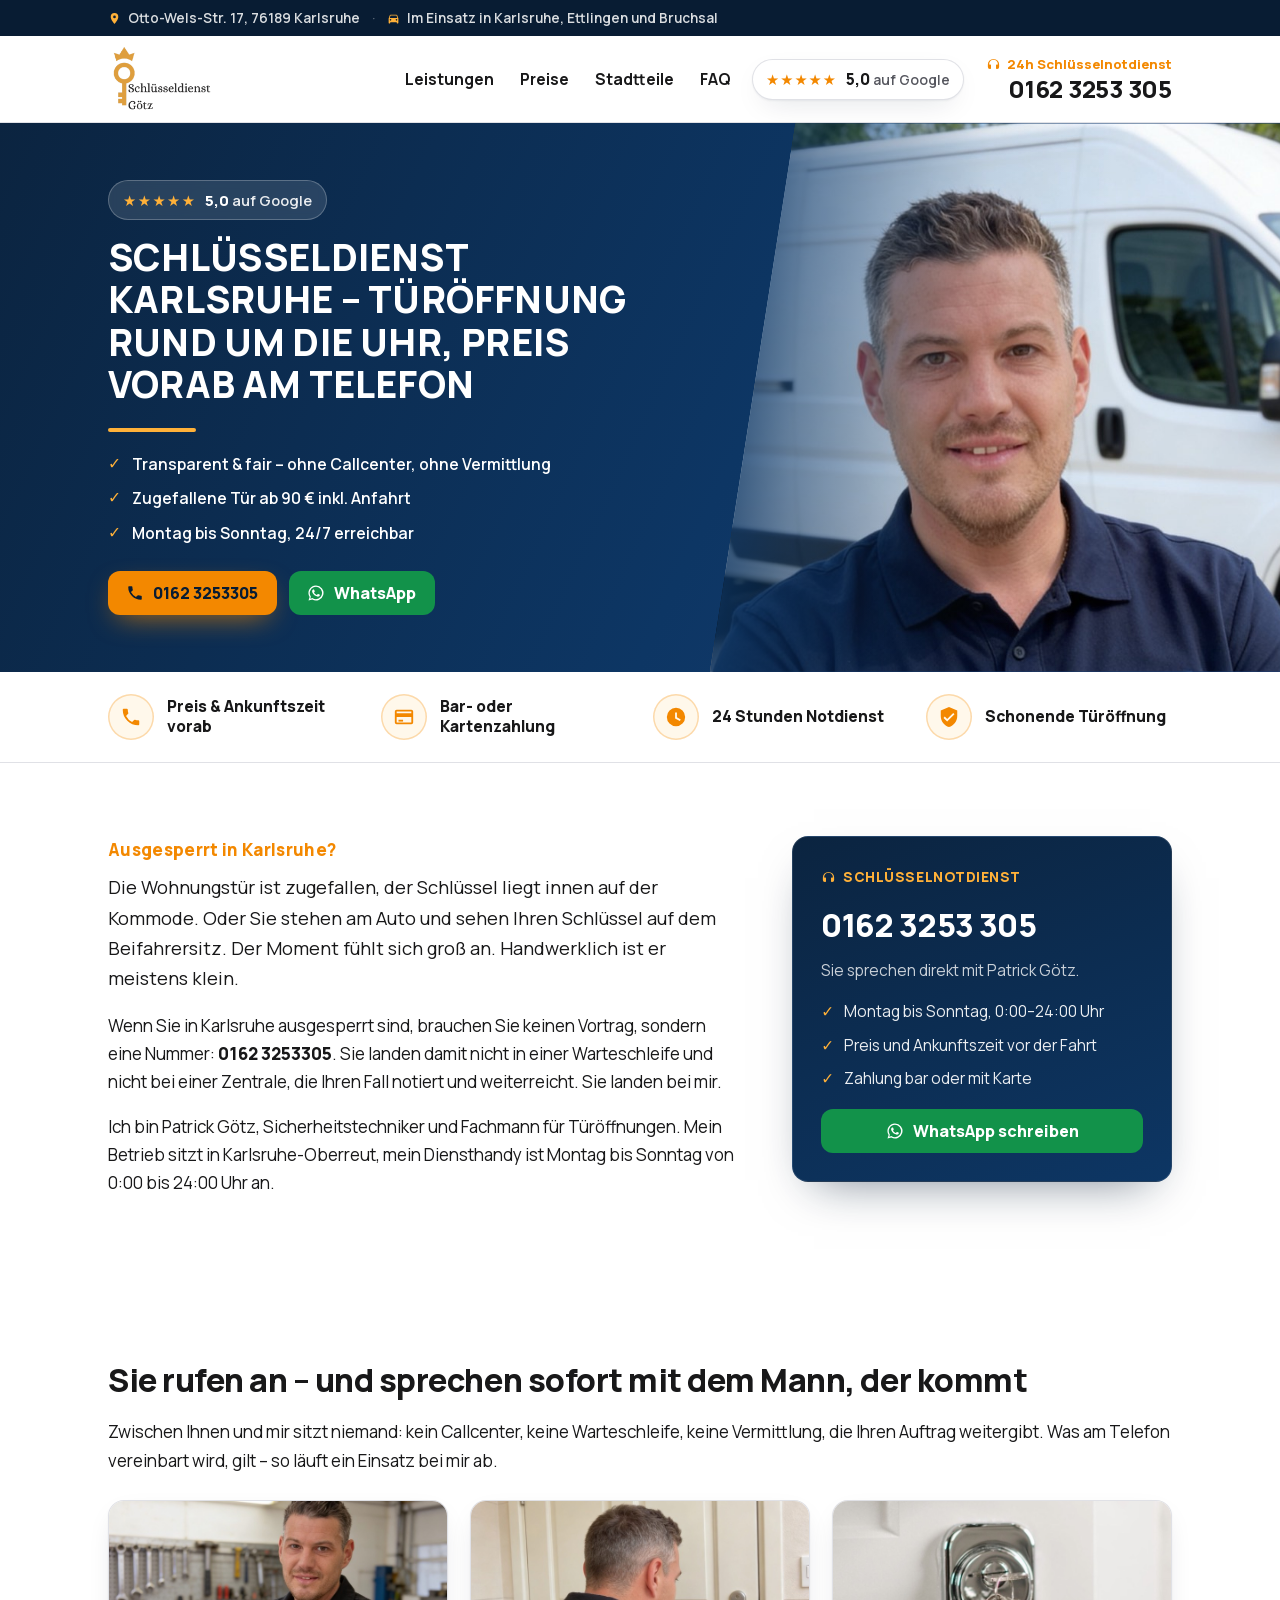
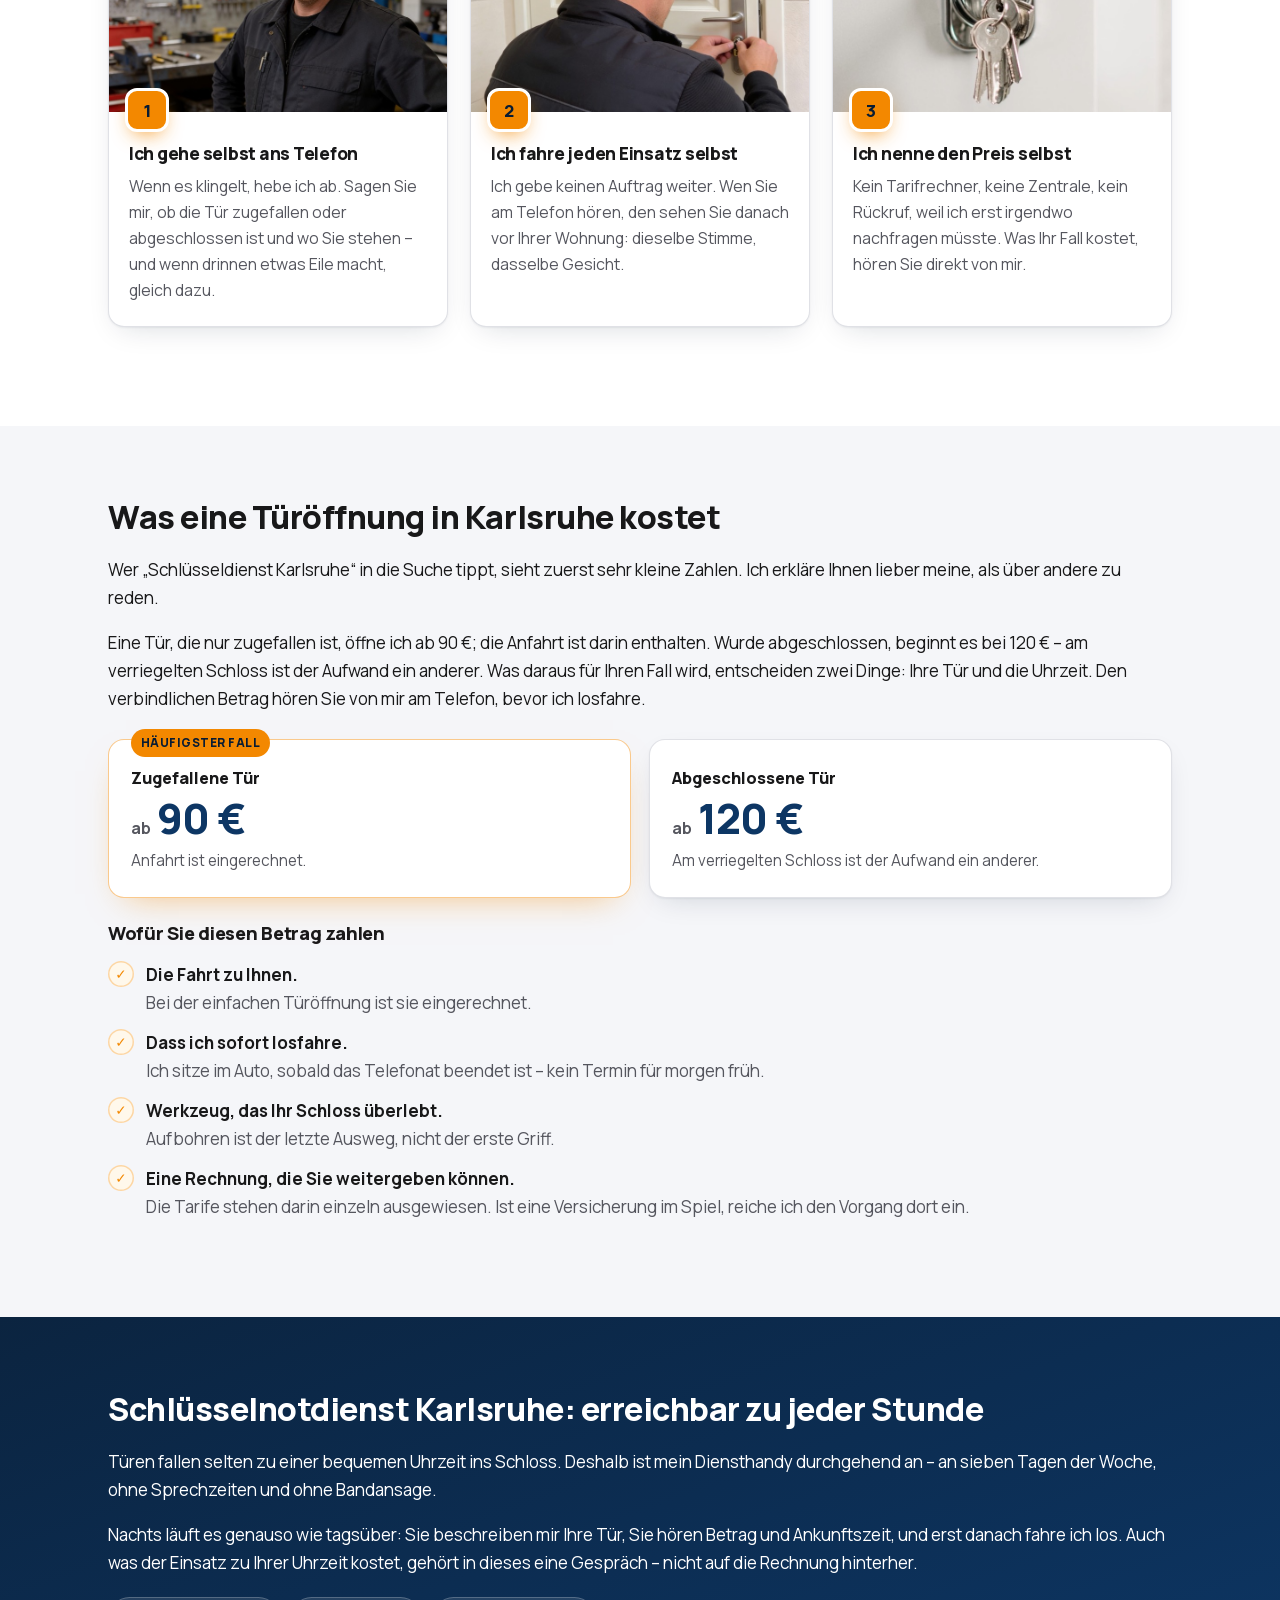
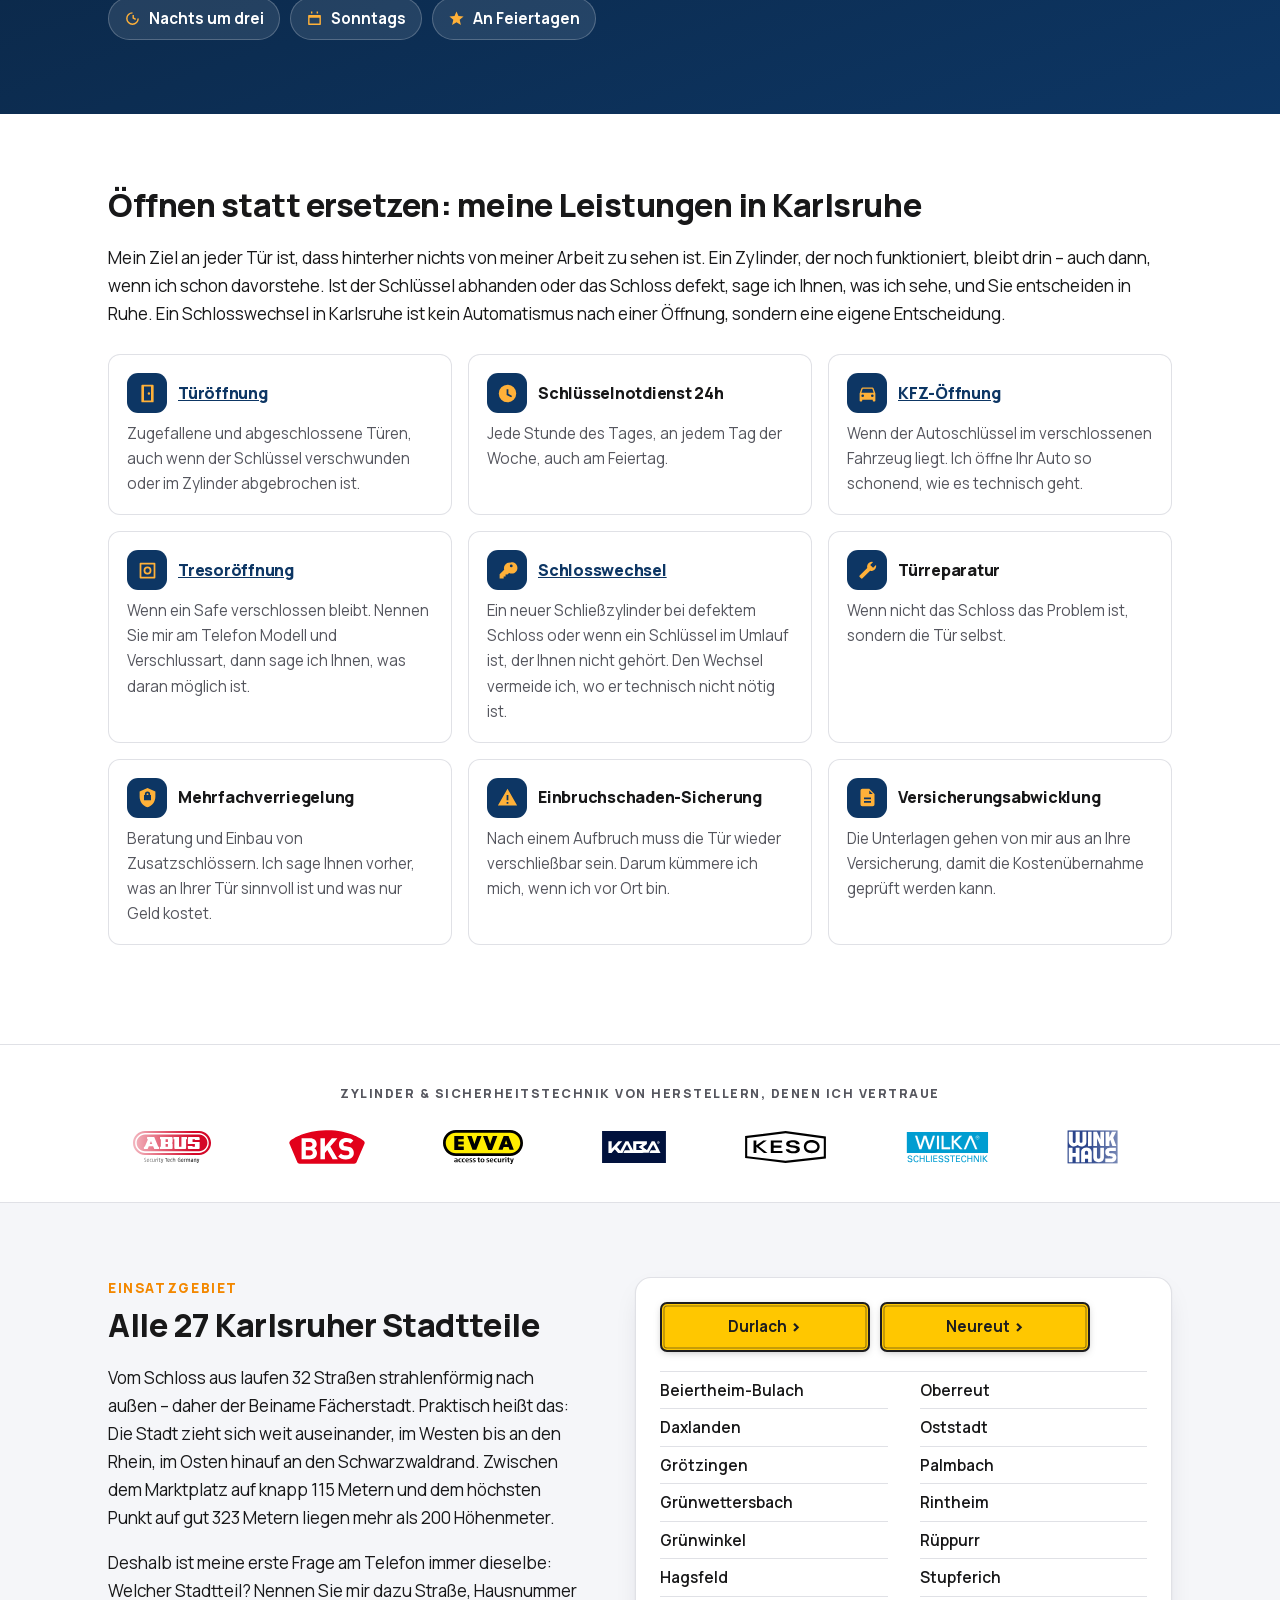
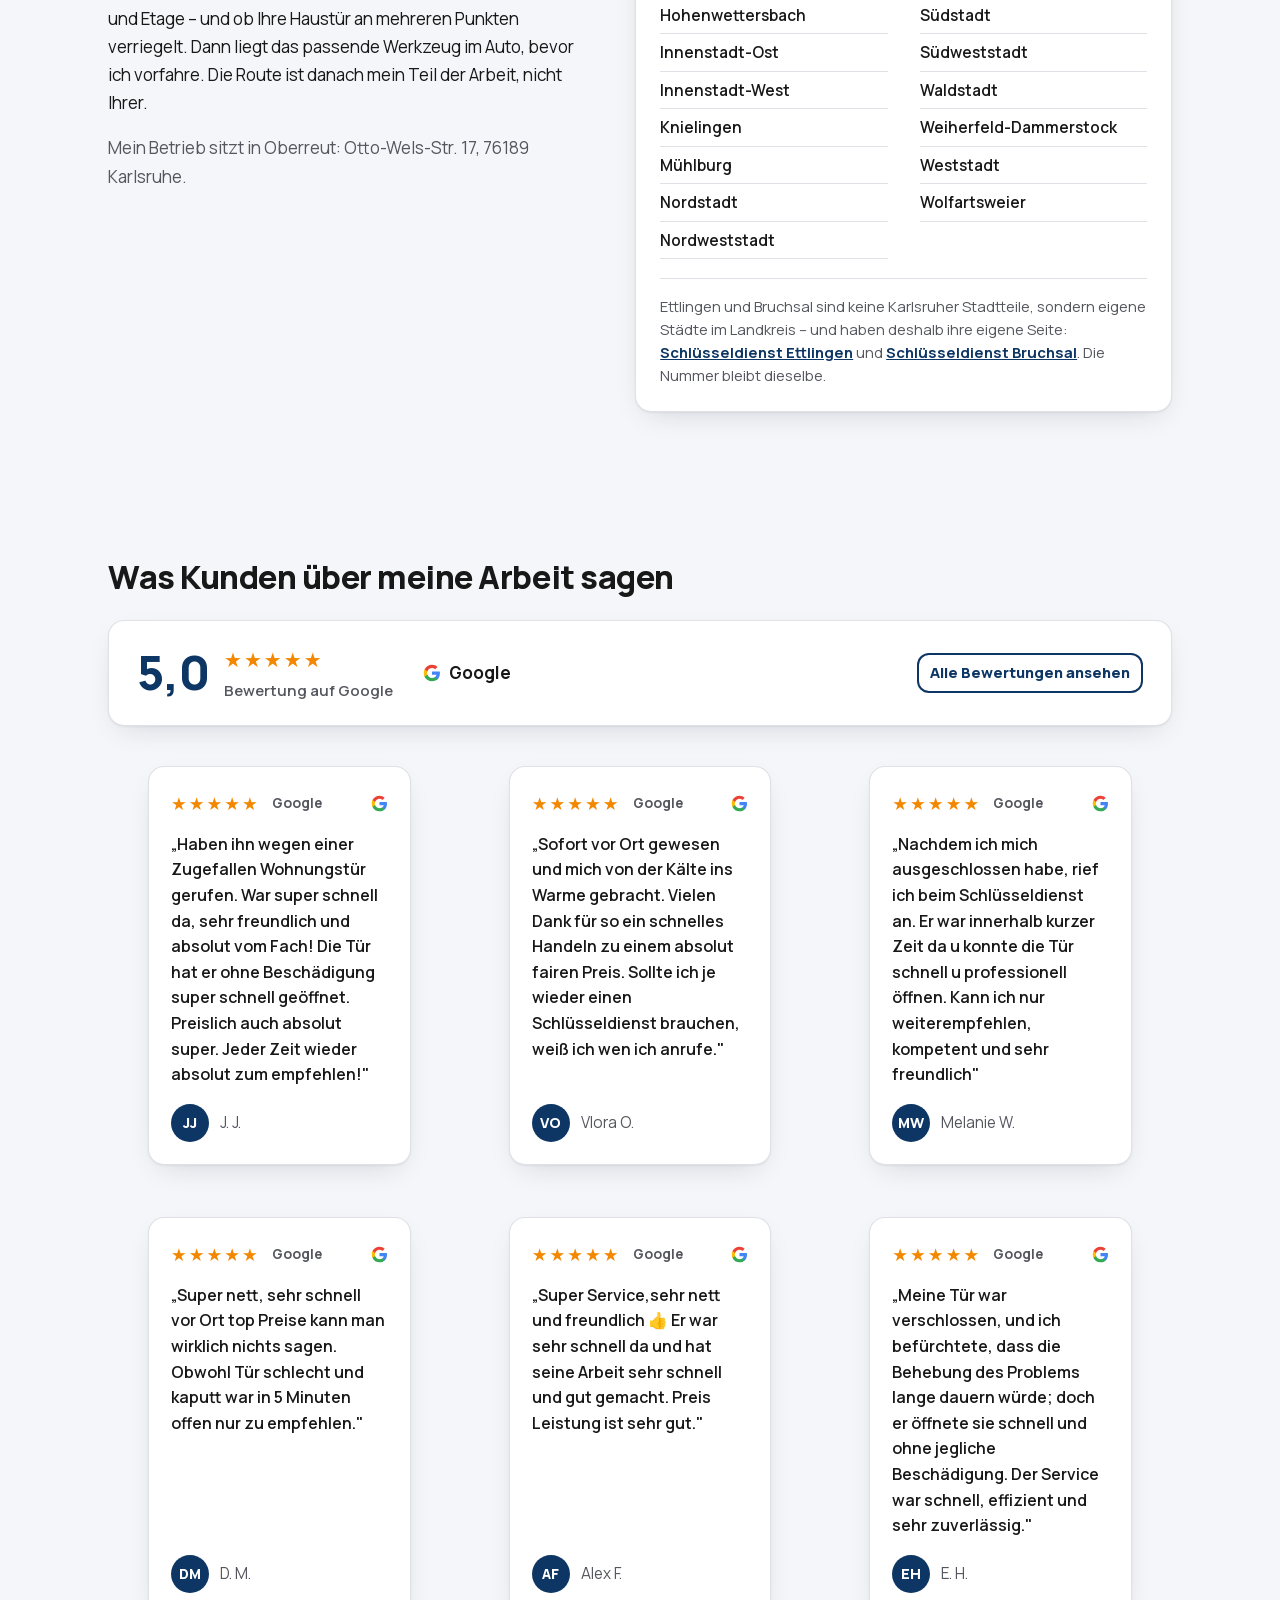
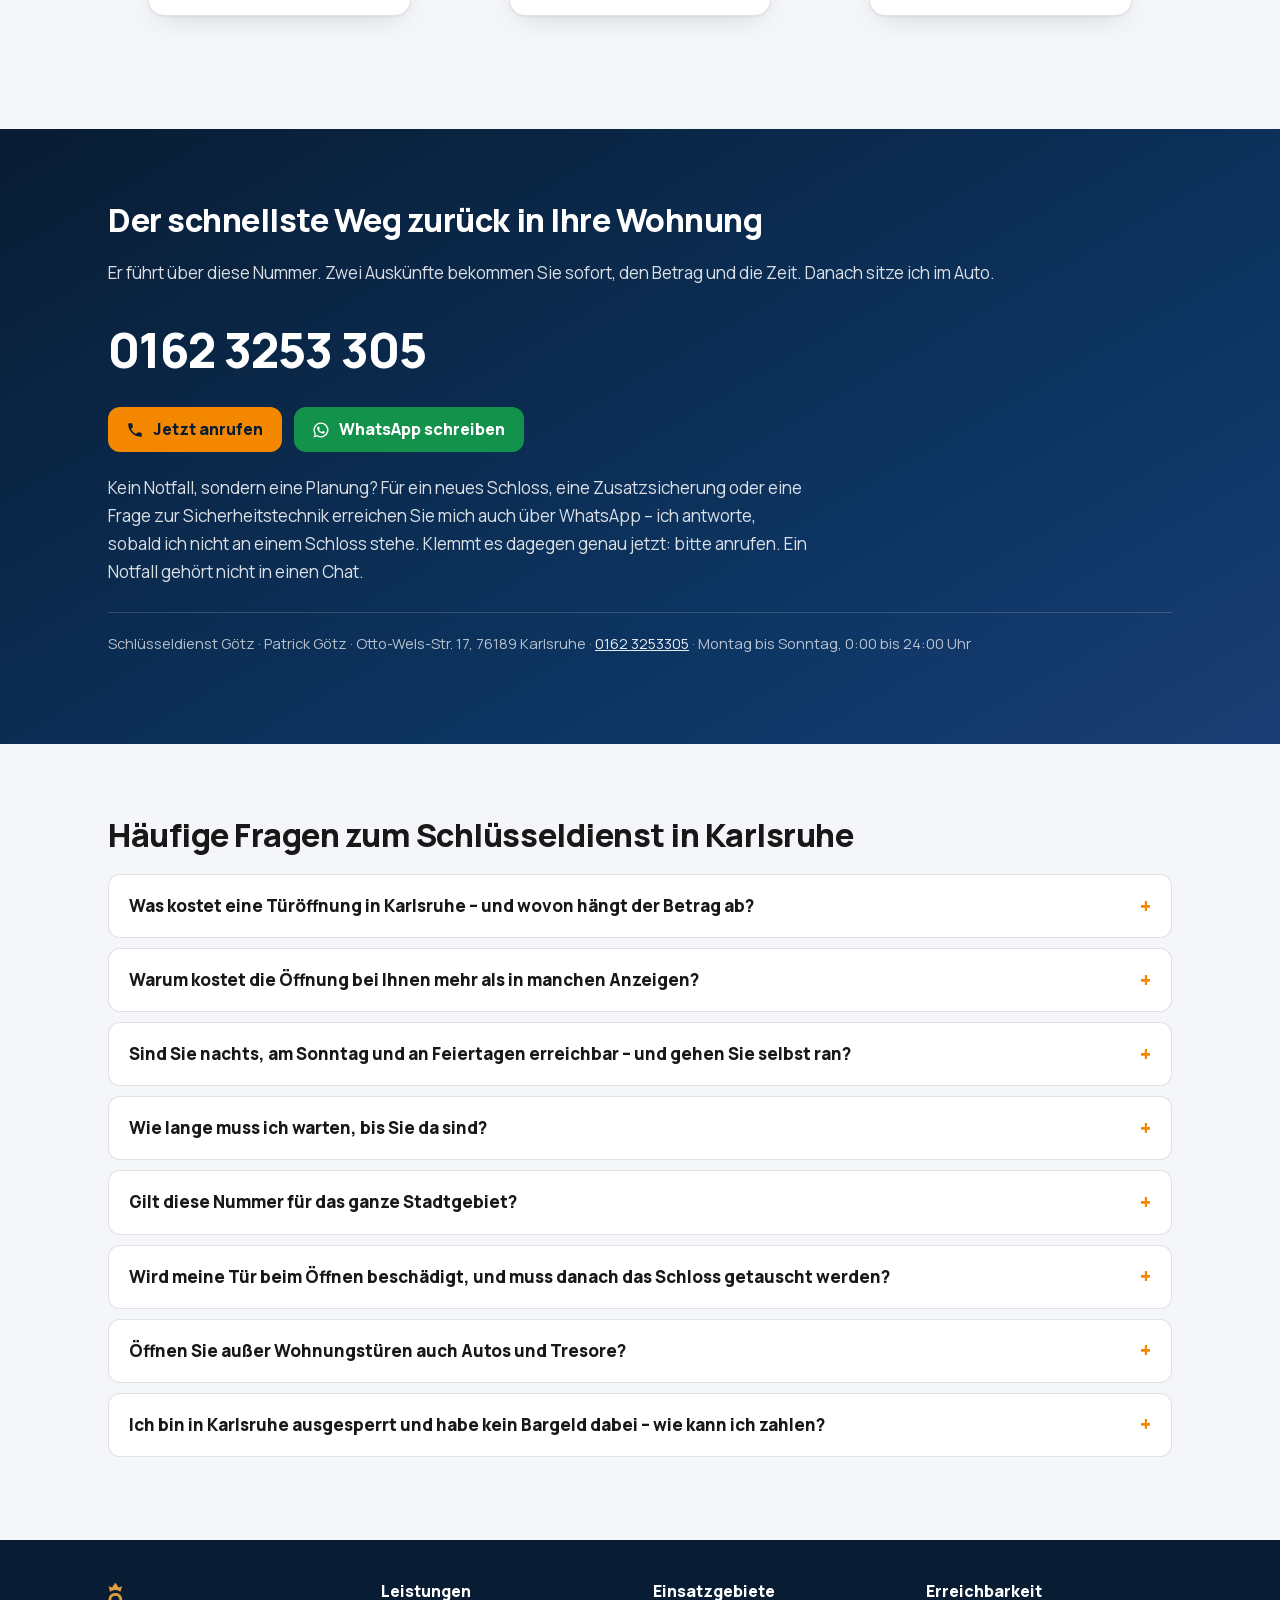
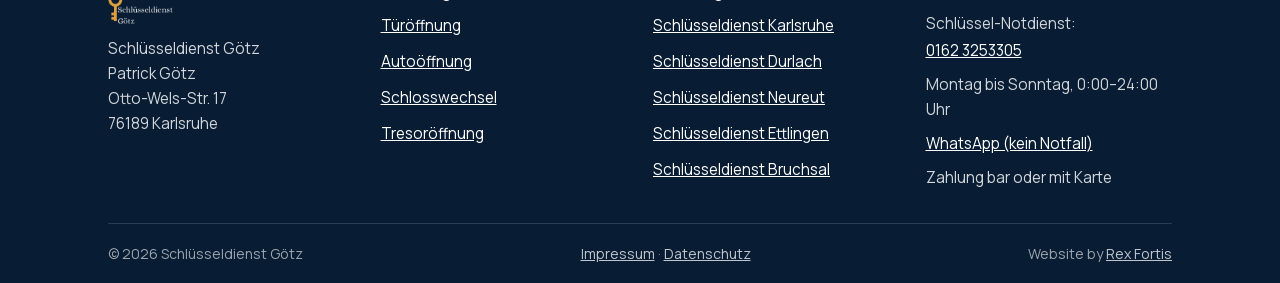
<file: index.html>
<!DOCTYPE html>
<html lang="de">
<head>
<meta charset="utf-8">
<meta name="viewport" content="width=device-width, initial-scale=1">
<meta name="robots" content="noindex,nofollow">
<title>Schlüsseldienst Karlsruhe 24h | Türöffnung ab 90 €</title>
<meta name="description" content="Schlüsseldienst Karlsruhe: Ich öffne Ihre Tür schonend, täglich rund um die Uhr. Zugefallene Tür ab 90 € inkl. Anfahrt – 0162 3253305.">
<link rel="canonical" href="https://cesurd.github.io/schluesseldienst-goetz/">
<meta name="theme-color" content="#0b2440">
<link rel="icon" href="assets/img/favicon-48.png?v=155942" sizes="48x48" type="image/png">
<link rel="icon" href="assets/img/favicon-96.png?v=155942" sizes="96x96" type="image/png">
<link rel="icon" href="assets/img/favicon-192.png?v=155942" sizes="192x192" type="image/png">
<link rel="apple-touch-icon" href="assets/img/favicon-180.png?v=103849">
<link rel="preload" href="assets/fonts/manrope-var.woff2" as="font" type="font/woff2" crossorigin>
<link rel="stylesheet" href="assets/css/styles.css?v=114152">
<meta property="og:locale" content="de_DE">
<meta property="og:type" content="website">
<meta property="og:site_name" content="Schlüsseldienst Götz">
<meta property="og:title" content="Schlüsseldienst Karlsruhe 24h | Türöffnung ab 90 €">
<meta property="og:description" content="Schlüsseldienst Karlsruhe: Ich öffne Ihre Tür schonend, täglich rund um die Uhr. Zugefallene Tür ab 90 € inkl. Anfahrt – 0162 3253305.">
<meta property="og:url" content="https://cesurd.github.io/schluesseldienst-goetz/">
<meta property="og:image" content="https://cesurd.github.io/schluesseldienst-goetz/assets/img/og-image.jpg">
<meta property="og:image:width" content="1200">
<meta property="og:image:height" content="630">
<meta property="og:image:alt" content="Schlüsseldienst Götz – 24h Türöffnung in Karlsruhe">
<meta name="twitter:card" content="summary_large_image">
<script type="application/ld+json">
{
  "@context": "https://schema.org",
  "@type": "Locksmith",
  "@id": "https://cesurd.github.io/schluesseldienst-goetz/#business",
  "name": "Schlüsseldienst Götz",
  "url": "https://cesurd.github.io/schluesseldienst-goetz/",
  "image": "https://cesurd.github.io/schluesseldienst-goetz/assets/img/patrick-goetz-960.jpg",
  "logo": "https://cesurd.github.io/schluesseldienst-goetz/assets/img/logo-dunkel.png",
  "telephone": "+491623253305",
  "founder": { "@type": "Person", "name": "Patrick Götz" },
  "address": {
    "@type": "PostalAddress",
    "streetAddress": "Otto-Wels-Str. 17",
    "postalCode": "76189",
    "addressLocality": "Karlsruhe",
    "addressCountry": "DE"
  },
  "openingHoursSpecification": [{
    "@type": "OpeningHoursSpecification",
    "dayOfWeek": ["Monday","Tuesday","Wednesday","Thursday","Friday","Saturday","Sunday"],
    "opens": "00:00",
    "closes": "23:59"
  }],
  "areaServed": [
    { "@type": "City", "name": "Karlsruhe" },
    { "@type": "City", "name": "Ettlingen" },
    { "@type": "City", "name": "Bruchsal" }
  ],
  "priceRange": "Türöffnung ab 90 €"
}
</script>
<script type="application/ld+json">
{
  "@context": "https://schema.org",
  "@type": "FAQPage",
  "mainEntity": [
    {
      "@type": "Question",
      "name": "Was kostet eine Türöffnung in Karlsruhe – und wovon hängt der Betrag ab?",
      "acceptedAnswer": { "@type": "Answer", "text": "Für eine zugefallene Tür gilt: ab 90 €, Anfahrt eingerechnet. Bei einer abgeschlossenen Tür beginnt es bei 120 €. Wie hoch Ihr Betrag am Ende ausfällt, bestimmen Ihre Tür und die Uhrzeit – verbindlich nenne ich ihn Ihnen im Telefonat, vor der Fahrt und nicht danach." }
    },
    {
      "@type": "Question",
      "name": "Warum kostet die Öffnung bei Ihnen mehr als in manchen Anzeigen?",
      "acceptedAnswer": { "@type": "Answer", "text": "Weil in meinem Betrag die Fahrt zu Ihnen steckt, die Bereitschaft, sofort loszufahren, und Werkzeug, mit dem Ihre Tür heil bleibt. Und weil Sie meinen Betrag vor der Fahrt hören, nicht erst im Türrahmen. Eine Zahl, die erst an der Wohnungstür entsteht, kennen Sie eben erst dort." }
    },
    {
      "@type": "Question",
      "name": "Sind Sie nachts, am Sonntag und an Feiertagen erreichbar – und gehen Sie selbst ran?",
      "acceptedAnswer": { "@type": "Answer", "text": "Ja, beides. Montag bis Sonntag von 0:00 bis 24:00 Uhr, und 0162 3253305 ist mein Diensthandy, kein Callcenter. Was der Einsatz zu Ihrer Uhrzeit kostet, sage ich Ihnen im Gespräch, bevor ich losfahre – dann entscheiden Sie in Kenntnis der Summe, ob ich kommen soll." }
    },
    {
      "@type": "Question",
      "name": "Wie lange muss ich warten, bis Sie da sind?",
      "acceptedAnswer": { "@type": "Answer", "text": "Das hängt davon ab, wo in der Stadt Sie stehen und wo ich in diesem Moment bin. Eine ehrliche Antwort darauf gibt Ihnen keine Website, sondern nur ich am Telefon: Ich sage Ihnen im Gespräch, wann ich bei Ihnen sein kann – bevor Sie sich entscheiden müssen." }
    },
    {
      "@type": "Question",
      "name": "Gilt diese Nummer für das ganze Stadtgebiet?",
      "acceptedAnswer": { "@type": "Answer", "text": "Ja, es gibt nur die eine: 0162 3253305 – für jeden Stadtteil. Für zwei Stadtteile stehen die örtlichen Angaben zusätzlich auf einer eigenen Seite: Schlüsseldienst in Karlsruhe-Durlach und Schlüsseldienst in Neureut." }
    },
    {
      "@type": "Question",
      "name": "Wird meine Tür beim Öffnen beschädigt, und muss danach das Schloss getauscht werden?",
      "acceptedAnswer": { "@type": "Answer", "text": "Mein Ziel ist die Öffnung ohne Schaden; aufgebohrt wird nur, was anders nicht aufgeht. Ein Zylinder, der noch zuverlässig arbeitet, bleibt drin. Nötig wird ein neuer meist erst, wenn ein Schlüssel abhandengekommen ist oder das Schloss defekt ist – die Entscheidung darüber liegt bei Ihnen, nicht bei mir." }
    },
    {
      "@type": "Question",
      "name": "Öffnen Sie außer Wohnungstüren auch Autos und Tresore?",
      "acceptedAnswer": { "@type": "Answer", "text": "Ja. Neben Türöffnung, Schlüsselnotdienst, Schlosswechsel, Türreparatur, Mehrfachverriegelung und Einbruchschaden-Sicherung gehören KFZ-Öffnung und Tresoröffnung zu meinen Leistungen. Beschreiben Sie mir Ihren Fall am Telefon, dann sage ich Ihnen, was möglich ist." }
    },
    {
      "@type": "Question",
      "name": "Ich bin in Karlsruhe ausgesperrt und habe kein Bargeld dabei – wie kann ich zahlen?",
      "acceptedAnswer": { "@type": "Answer", "text": "Mit Karte: Das Lesegerät ist bei jedem Einsatz dabei, bar geht natürlich auch. Die Rechnung weist die Tarife einzeln aus. Läuft eine Versicherung mit, reiche ich den Vorgang dort ein." }
    }
  ]
}
</script>
</head>
<body>
<a class="skip" href="#main">Zum Inhalt springen</a>

<div class="topbar">
  <div class="wrap">
    <span class="tb-item">
      <svg width="13" height="13" viewBox="0 0 24 24" fill="currentColor" aria-hidden="true"><path d="M12 2a7 7 0 0 0-7 7c0 5.25 7 13 7 13s7-7.75 7-13a7 7 0 0 0-7-7Zm0 9.5A2.5 2.5 0 1 1 14.5 9 2.5 2.5 0 0 1 12 11.5Z"/></svg>
      Otto-Wels-Str. 17, 76189 Karlsruhe
    </span>
    <span class="tb-sep" aria-hidden="true">·</span>
    <span class="tb-item tb-area">
      <svg width="13" height="13" viewBox="0 0 24 24" fill="currentColor" aria-hidden="true"><path d="M18.9 6c-.2-.6-.8-1-1.4-1h-11c-.7 0-1.2.4-1.4 1L3 12v8a1 1 0 0 0 1 1h1a1 1 0 0 0 1-1v-1h12v1a1 1 0 0 0 1 1h1a1 1 0 0 0 1-1v-8l-2.1-6ZM6.5 16A1.5 1.5 0 1 1 8 14.5 1.5 1.5 0 0 1 6.5 16Zm11 0a1.5 1.5 0 1 1 1.5-1.5 1.5 1.5 0 0 1-1.5 1.5ZM5 11l1.5-4.5h11L19 11Z"/></svg>
      Im Einsatz in Karlsruhe, Ettlingen und Bruchsal
    </span>
  </div>
</div>
<header class="header">
  <div class="wrap header__in">
    <a class="header__logo" href="./" aria-label="Schlüsseldienst Götz – Startseite">
      <img src="assets/img/logo-dunkel.png" alt="Schlüsseldienst Götz" width="252" height="97">
    </a>
    <input class="mnav__toggle" type="checkbox" id="mnav-toggle" aria-label="Menü öffnen und schließen">
    <label class="mnav__btn" for="mnav-toggle">
      <svg class="ic-burger" width="22" height="22" viewBox="0 0 24 24" fill="none" stroke="currentColor" stroke-width="2.2" stroke-linecap="round" aria-hidden="true"><path d="M4 7h16M4 12h16M4 17h16"/></svg>
      <svg class="ic-x" width="22" height="22" viewBox="0 0 24 24" fill="none" stroke="currentColor" stroke-width="2.2" stroke-linecap="round" aria-hidden="true"><path d="M6 6l12 12M18 6L6 18"/></svg>
    </label>
    <nav class="header__nav" aria-label="Hauptnavigation">
      <a href="#leistungen">Leistungen</a>
      <a href="#preise">Preise</a>
      <a href="#stadtteile">Stadtteile</a>
      <a href="#faq">FAQ</a>
    </nav>
    <a class="header__rating" href="https://www.google.com/maps?cid=4813255652723528728"
       target="_blank" rel="noopener nofollow" aria-label="Bewertung 5,0 von 5 auf Google – Rezensionen ansehen">
      <span class="hr-stars" aria-hidden="true">★★★★★</span>
      <span class="hr-text"><b>5,0</b> auf Google</span>
    </a>
    <div class="header__call">
      <span class="hc-label">
        <svg width="15" height="15" viewBox="0 0 24 24" fill="currentColor" aria-hidden="true"><path d="M12 3a9 9 0 0 0-9 9v4a3 3 0 0 0 3 3h1a1 1 0 0 0 1-1v-5a1 1 0 0 0-1-1H5v-.5a7 7 0 0 1 14 0v.5h-2a1 1 0 0 0-1 1v5a1 1 0 0 0 1 1h1a3 3 0 0 0 3-3v-4a9 9 0 0 0-9-9Z"/></svg>
        24h Schlüsselnotdienst
      </span>
      <a class="hc-num" href="tel:+491623253305">0162 3253 305</a>
    </div>
  </div>
</header>

<main id="main">

  <section class="hero hero--split">
   <div class="wrap hero__grid">
    <div class="hero__body">
      <p class="hero__rating">
        <span class="hr-stars" aria-hidden="true">★★★★★</span>
        <span><b>5,0</b> auf Google</span>
      </p>
      <h1>Schlüsseldienst Karlsruhe – Türöffnung rund um die Uhr, Preis vorab am&nbsp;Telefon</h1>
      <div class="hero__bar" aria-hidden="true"></div>
      <ul class="hero__punch">
        <li><span class="tick">✓</span> Transparent &amp; fair – ohne Callcenter, ohne Vermittlung</li>
        <li><span class="tick">✓</span> Zugefallene Tür ab 90&nbsp;€ inkl. Anfahrt</li>
        <li><span class="tick">✓</span> Montag bis Sonntag, 24/7 erreichbar</li>
      </ul>
      <div class="cta-row">
        <a class="btn btn--call" href="tel:+491623253305">
          <svg width="18" height="18" viewBox="0 0 24 24" fill="currentColor" aria-hidden="true"><path d="M6.62 10.79a15.05 15.05 0 0 0 6.59 6.59l2.2-2.2a1 1 0 0 1 1.02-.24 11.36 11.36 0 0 0 3.57.57 1 1 0 0 1 1 1V20a1 1 0 0 1-1 1A17 17 0 0 1 3 4a1 1 0 0 1 1-1h3.5a1 1 0 0 1 1 1 11.36 11.36 0 0 0 .57 3.57 1 1 0 0 1-.25 1.02Z"/></svg>
          0162 3253305
        </a>
        <a class="btn btn--wa" href="https://wa.me/491623253305" rel="noopener">
          <svg width="18" height="18" viewBox="0 0 24 24" fill="currentColor" aria-hidden="true"><path d="M12 2a10 10 0 0 0-8.5 15.3L2 22l4.9-1.4A10 10 0 1 0 12 2Zm0 18.2c-1.6 0-3.1-.4-4.4-1.2l-.3-.2-2.9.8.8-2.8-.2-.3A8.2 8.2 0 1 1 12 20.2Zm4.6-6.1c-.3-.1-1.5-.7-1.7-.8-.2-.1-.4-.1-.6.1-.2.3-.7.8-.8 1-.1.2-.3.2-.6.1a6.8 6.8 0 0 1-2-1.2 7.5 7.5 0 0 1-1.4-1.7c-.1-.3 0-.4.1-.6l.4-.5c.1-.2.2-.3.3-.5v-.5c-.1-.1-.6-1.4-.8-1.9-.2-.5-.4-.4-.6-.4h-.5c-.2 0-.5.1-.7.3-.2.3-.9.9-.9 2.1s.9 2.4 1 2.6c.1.2 1.8 2.8 4.3 3.9.6.3 1.1.4 1.5.6.6.2 1.2.2 1.6.1.5-.1 1.5-.6 1.7-1.2.2-.6.2-1.1.2-1.2-.1-.1-.3-.2-.5-.3Z"/></svg>
          WhatsApp
        </a>
      </div>
    </div>
    <figure class="hero__photo">
      <img src="assets/img/patrick-goetz-1600.jpg"
           srcset="assets/img/patrick-goetz-960.jpg 960w, assets/img/patrick-goetz-1600.jpg 1600w"
           sizes="(max-width: 760px) 100vw, 46vw"
           width="1600" height="1197" fetchpriority="high"
           alt="Patrick Götz vor seinem Einsatzfahrzeug">
    </figure>
   </div>
  </section>

  <div class="badge-strip">
    <div class="wrap">
      <div class="bs-item">
        <span class="bs-ico"><svg width="22" height="22" viewBox="0 0 24 24" fill="currentColor" aria-hidden="true"><path d="M6.62 10.79a15.05 15.05 0 0 0 6.59 6.59l2.2-2.2a1 1 0 0 1 1.02-.24 11.36 11.36 0 0 0 3.57.57 1 1 0 0 1 1 1V20a1 1 0 0 1-1 1A17 17 0 0 1 3 4a1 1 0 0 1 1-1h3.5a1 1 0 0 1 1 1 11.36 11.36 0 0 0 .57 3.57 1 1 0 0 1-.25 1.02Z"/></svg></span>
        Preis &amp; Ankunftszeit vorab
      </div>
      <div class="bs-item">
        <span class="bs-ico"><svg width="22" height="22" viewBox="0 0 24 24" fill="currentColor" aria-hidden="true"><path d="M20 4H4a2 2 0 0 0-2 2v12a2 2 0 0 0 2 2h16a2 2 0 0 0 2-2V6a2 2 0 0 0-2-2Zm0 4H4V6h16Zm0 10H4v-6h16Z"/><path d="M6 15h5v2H6z"/></svg></span>
        Bar- oder Kartenzahlung
      </div>
      <div class="bs-item">
        <span class="bs-ico"><svg width="22" height="22" viewBox="0 0 24 24" fill="currentColor" aria-hidden="true"><path d="M12 2a10 10 0 1 0 10 10A10 10 0 0 0 12 2Zm4.2 14.4L11 13.7V7h2v5.3l4.2 2.5Z"/></svg></span>
        24 Stunden Notdienst
      </div>
      <div class="bs-item">
        <span class="bs-ico"><svg width="22" height="22" viewBox="0 0 24 24" fill="currentColor" aria-hidden="true"><path d="M12 1 3 5v6c0 5.55 3.84 10.74 9 12 5.16-1.26 9-6.45 9-12V5Zm-2 16-4-4 1.41-1.41L10 14.17l6.59-6.59L18 9Z"/></svg></span>
        Schonende Türöffnung
      </div>
    </div>
  </div>

  <section class="section intro">
    <div class="wrap intro__in">
      <div>
        <p class="intro__eyebrow">Ausgesperrt in Karlsruhe?</p>
        <p class="lead">Die Wohnungstür ist zugefallen, der Schlüssel liegt innen auf der Kommode. Oder Sie stehen am Auto und sehen Ihren Schlüssel auf dem Beifahrersitz. Der Moment fühlt sich groß an. Handwerklich ist er meistens klein.</p>
        <p>Wenn Sie in Karlsruhe ausgesperrt sind, brauchen Sie keinen Vortrag, sondern eine Nummer: <strong>0162&nbsp;3253305</strong>. Sie landen damit nicht in einer Warteschleife und nicht bei einer Zentrale, die Ihren Fall notiert und weiterreicht. Sie landen bei mir.</p>
        <p>Ich bin Patrick Götz, Sicherheitstechniker und Fachmann für Türöffnungen. Mein Betrieb sitzt in Karlsruhe-Oberreut, mein Diensthandy ist Montag bis Sonntag von 0:00 bis 24:00 Uhr an.</p>
      </div>
      <aside class="callcard" aria-label="Direktkontakt">
        <span class="cc-eyebrow">
          <svg width="15" height="15" viewBox="0 0 24 24" fill="currentColor" aria-hidden="true"><path d="M12 3a9 9 0 0 0-9 9v4a3 3 0 0 0 3 3h1a1 1 0 0 0 1-1v-5a1 1 0 0 0-1-1H5v-.5a7 7 0 0 1 14 0v.5h-2a1 1 0 0 0-1 1v5a1 1 0 0 0 1 1h1a3 3 0 0 0 3-3v-4a9 9 0 0 0-9-9Z"/></svg>
          Schlüsselnotdienst
        </span>
        <a class="cc-num" href="tel:+491623253305">0162 3253 305</a>
        <p class="cc-sub">Sie sprechen direkt mit Patrick Götz.</p>
        <ul class="cc-facts">
          <li><span class="tick">✓</span> Montag bis Sonntag, 0:00–24:00 Uhr</li>
          <li><span class="tick">✓</span> Preis und Ankunftszeit vor der Fahrt</li>
          <li><span class="tick">✓</span> Zahlung bar oder mit Karte</li>
        </ul>
        <a class="btn btn--wa" href="https://wa.me/491623253305" rel="noopener">
          <svg width="18" height="18" viewBox="0 0 24 24" fill="currentColor" aria-hidden="true"><path d="M12 2a10 10 0 0 0-8.5 15.3L2 22l4.9-1.4A10 10 0 1 0 12 2Zm0 18.2c-1.6 0-3.1-.4-4.4-1.2l-.3-.2-2.9.8.8-2.8-.2-.3A8.2 8.2 0 1 1 12 20.2Zm4.6-6.1c-.3-.1-1.5-.7-1.7-.8-.2-.1-.4-.1-.6.1-.2.3-.7.8-.8 1-.1.2-.3.2-.6.1a6.8 6.8 0 0 1-2-1.2 7.5 7.5 0 0 1-1.4-1.7c-.1-.3 0-.4.1-.6l.4-.5c.1-.2.2-.3.3-.5v-.5c-.1-.1-.6-1.4-.8-1.9-.2-.5-.4-.4-.6-.4h-.5c-.2 0-.5.1-.7.3-.2.3-.9.9-.9 2.1s.9 2.4 1 2.6c.1.2 1.8 2.8 4.3 3.9.6.3 1.1.4 1.5.6.6.2 1.2.2 1.6.1.5-.1 1.5-.6 1.7-1.2.2-.6.2-1.1.2-1.2-.1-.1-.3-.2-.5-.3Z"/></svg>
          WhatsApp schreiben
        </a>
      </aside>
    </div>
  </section>

  <section class="section anchor-target">
    <div class="wrap">
      <h2>Sie rufen an – und sprechen sofort mit dem Mann, der kommt</h2>
      <p>Zwischen Ihnen und mir sitzt niemand: kein Callcenter, keine Warteschleife, keine Vermittlung, die Ihren Auftrag weitergibt. Was am Telefon vereinbart wird, gilt – so läuft ein Einsatz bei mir ab.</p>
      <div class="steps" style="margin-block:1.6rem;">
        <article class="step">
          <div class="step__media">
            <img src="assets/img/karte-1.jpg" width="760" height="475" loading="lazy"
                 alt="Patrick Götz in seiner Werkstatt vor der Werkzeugwand">
            <span class="step__no" aria-hidden="true">1</span>
          </div>
          <div class="step__body">
            <h3>Ich gehe selbst ans Telefon</h3>
            <p>Wenn es klingelt, hebe ich ab. Sagen Sie mir, ob die Tür zugefallen oder abgeschlossen ist und wo Sie stehen – und wenn drinnen etwas Eile macht, gleich dazu.</p>
          </div>
        </article>
        <article class="step">
          <div class="step__media">
            <img src="assets/img/karte-2.jpg" width="760" height="475" loading="lazy"
                 alt="Patrick Götz arbeitet am Schließzylinder einer Wohnungstür">
            <span class="step__no" aria-hidden="true">2</span>
          </div>
          <div class="step__body">
            <h3>Ich fahre jeden Einsatz selbst</h3>
            <p>Ich gebe keinen Auftrag weiter. Wen Sie am Telefon hören, den sehen Sie danach vor Ihrer Wohnung: dieselbe Stimme, dasselbe Gesicht.</p>
          </div>
        </article>
        <article class="step">
          <div class="step__media">
            <img src="assets/img/karte-3.jpg" width="760" height="475" loading="lazy"
                 alt="Schlüsselbund steckt im Schloss einer weißen Wohnungstür">
            <span class="step__no" aria-hidden="true">3</span>
          </div>
          <div class="step__body">
            <h3>Ich nenne den Preis selbst</h3>
            <p>Kein Tarifrechner, keine Zentrale, kein Rückruf, weil ich erst irgendwo nachfragen müsste. Was Ihr Fall kostet, hören Sie direkt von mir.</p>
          </div>
        </article>
      </div>
    </div>
  </section>

  <section class="section section--soft anchor-target" id="preise">
    <div class="wrap">
      <h2>Was eine Türöffnung in Karlsruhe kostet</h2>
      <p>Wer „Schlüsseldienst Karlsruhe“ in die Suche tippt, sieht zuerst sehr kleine Zahlen. Ich erkläre Ihnen lieber meine, als über andere zu reden.</p>
      <p>Eine Tür, die nur zugefallen ist, öffne ich ab 90&nbsp;€; die Anfahrt ist darin enthalten. Wurde abgeschlossen, beginnt es bei 120&nbsp;€ – am verriegelten Schloss ist der Aufwand ein anderer. Was daraus für Ihren Fall wird, entscheiden zwei Dinge: Ihre Tür und die Uhrzeit. Den verbindlichen Betrag hören Sie von mir am Telefon, bevor ich losfahre.</p>
      <div class="prices" style="margin-block:1.6rem;">
        <div class="price price--lead">
          <span class="price__tag">Häufigster Fall</span>
          <span class="price__label">Zugefallene Tür</span>
          <span class="price__val"><span class="pv-ab">ab</span>90&nbsp;€</span>
          <p class="price__note">Anfahrt ist eingerechnet.</p>
        </div>
        <div class="price">
          <span class="price__label">Abgeschlossene Tür</span>
          <span class="price__val"><span class="pv-ab">ab</span>120&nbsp;€</span>
          <p class="price__note">Am verriegelten Schloss ist der Aufwand ein anderer.</p>
        </div>
      </div>

      <h3>Wofür Sie diesen Betrag zahlen</h3>
      <ul class="incl" style="margin-block:1rem 1.4rem;">
        <li><span class="ic" aria-hidden="true">✓</span><span><b>Die Fahrt zu Ihnen.</b><span class="t">Bei der einfachen Türöffnung ist sie eingerechnet.</span></span></li>
        <li><span class="ic" aria-hidden="true">✓</span><span><b>Dass ich sofort losfahre.</b><span class="t">Ich sitze im Auto, sobald das Telefonat beendet ist – kein Termin für morgen früh.</span></span></li>
        <li><span class="ic" aria-hidden="true">✓</span><span><b>Werkzeug, das Ihr Schloss überlebt.</b><span class="t">Aufbohren ist der letzte Ausweg, nicht der erste Griff.</span></span></li>
        <li><span class="ic" aria-hidden="true">✓</span><span><b>Eine Rechnung, die Sie weitergeben können.</b><span class="t">Die Tarife stehen darin einzeln ausgewiesen. Ist eine Versicherung im Spiel, reiche ich den Vorgang dort ein.</span></span></li>
      </ul>
    </div>
  </section>

  <section class="section section--navy">
    <div class="wrap">
      <h2>Schlüsselnotdienst Karlsruhe: erreichbar zu jeder Stunde</h2>
      <p>Türen fallen selten zu einer bequemen Uhrzeit ins Schloss. Deshalb ist mein Diensthandy durchgehend an – an sieben Tagen der Woche, ohne Sprechzeiten und ohne Bandansage.</p>
      <p>Nachts läuft es genauso wie tagsüber: Sie beschreiben mir Ihre Tür, Sie hören Betrag und Ankunftszeit, und erst danach fahre ich los. Auch was der Einsatz zu Ihrer Uhrzeit kostet, gehört in dieses eine Gespräch – nicht auf die Rechnung hinterher.</p>
      <ul class="timechips">
        <li><svg width="17" height="17" viewBox="0 0 24 24" fill="currentColor" aria-hidden="true"><path d="M12 3a9 9 0 1 0 9 9h-2a7 7 0 1 1-7-7Z"/><path d="M12 7v5l4 2 1-1.7-3-1.8V7Z"/></svg> Nachts um drei</li>
        <li><svg width="17" height="17" viewBox="0 0 24 24" fill="currentColor" aria-hidden="true"><path d="M7 2h2v3H7Zm8 0h2v3h-2ZM4 7h16a1 1 0 0 1 1 1v12a1 1 0 0 1-1 1H4a1 1 0 0 1-1-1V8a1 1 0 0 1 1-1Zm1 4v8h14v-8Z"/></svg> Sonntags</li>
        <li><svg width="17" height="17" viewBox="0 0 24 24" fill="currentColor" aria-hidden="true"><path d="M12 2 9.2 8.6 2 9.2l5.5 4.7L5.8 21 12 17.3 18.2 21l-1.7-7.1L22 9.2l-7.2-.6Z"/></svg> An Feiertagen</li>
      </ul>
    </div>
  </section>

  <section class="section anchor-target" id="leistungen">
    <div class="wrap">
      <h2>Öffnen statt ersetzen: meine Leistungen in Karlsruhe</h2>
      <p>Mein Ziel an jeder Tür ist, dass hinterher nichts von meiner Arbeit zu sehen ist. Ein Zylinder, der noch funktioniert, bleibt drin – auch dann, wenn ich schon davorstehe. Ist der Schlüssel abhanden oder das Schloss defekt, sage ich Ihnen, was ich sehe, und Sie entscheiden in Ruhe. Ein Schlosswechsel in Karlsruhe ist kein Automatismus nach einer Öffnung, sondern eine eigene Entscheidung.</p>
      <div class="svcgrid" style="margin-block:1.6rem;">
        <article class="svcitem">
          <div class="svcitem__top">
            <span class="svcitem__ico" aria-hidden="true"><svg width="21" height="21" viewBox="0 0 24 24" fill="currentColor"><path d="M6 2h12a1 1 0 0 1 1 1v18a1 1 0 0 1-1 1H6a1 1 0 0 1-1-1V3a1 1 0 0 1 1-1Zm2 2v16h8V4Zm7 8a1.4 1.4 0 1 1-1.4-1.4A1.4 1.4 0 0 1 15 12Z"/></svg></span>
            <h3><a href="services/tueroeffnung/">Türöffnung</a></h3>
          </div>
          <p>Zugefallene und abgeschlossene Türen, auch wenn der Schlüssel verschwunden oder im Zylinder abgebrochen ist.</p>
        </article>
        <article class="svcitem">
          <div class="svcitem__top">
            <span class="svcitem__ico" aria-hidden="true"><svg width="21" height="21" viewBox="0 0 24 24" fill="currentColor"><path d="M12 2a10 10 0 1 0 10 10A10 10 0 0 0 12 2Zm4.2 14.4L11 13.7V7h2v5.3l4.2 2.5Z"/></svg></span>
            <h3>Schlüsselnotdienst 24h</h3>
          </div>
          <p>Jede Stunde des Tages, an jedem Tag der Woche, auch am Feiertag.</p>
        </article>
        <article class="svcitem">
          <div class="svcitem__top">
            <span class="svcitem__ico" aria-hidden="true"><svg width="21" height="21" viewBox="0 0 24 24" fill="currentColor"><path d="M18.9 6c-.2-.6-.8-1-1.4-1h-11c-.7 0-1.2.4-1.4 1L3 12v8a1 1 0 0 0 1 1h1a1 1 0 0 0 1-1v-1h12v1a1 1 0 0 0 1 1h1a1 1 0 0 0 1-1v-8l-2.1-6ZM6.5 16A1.5 1.5 0 1 1 8 14.5 1.5 1.5 0 0 1 6.5 16Zm11 0a1.5 1.5 0 1 1 1.5-1.5 1.5 1.5 0 0 1-1.5 1.5ZM5 11l1.5-4.5h11L19 11Z"/></svg></span>
            <h3><a href="services/autooeffnung/">KFZ-Öffnung</a></h3>
          </div>
          <p>Wenn der Autoschlüssel im verschlossenen Fahrzeug liegt. Ich öffne Ihr Auto so schonend, wie es technisch geht.</p>
        </article>
        <article class="svcitem">
          <div class="svcitem__top">
            <span class="svcitem__ico" aria-hidden="true"><svg width="21" height="21" viewBox="0 0 24 24" fill="currentColor"><path d="M4 3h16a1 1 0 0 1 1 1v16a1 1 0 0 1-1 1H4a1 1 0 0 1-1-1V4a1 1 0 0 1 1-1Zm1 2v14h14V5Zm7 2.5A4.5 4.5 0 1 1 7.5 12 4.5 4.5 0 0 1 12 7.5Zm0 2A2.5 2.5 0 1 0 14.5 12 2.5 2.5 0 0 0 12 9.5Z"/></svg></span>
            <h3><a href="services/tresoroeffnung/">Tresoröffnung</a></h3>
          </div>
          <p>Wenn ein Safe verschlossen bleibt. Nennen Sie mir am Telefon Modell und Verschlussart, dann sage ich Ihnen, was daran möglich ist.</p>
        </article>
        <article class="svcitem">
          <div class="svcitem__top">
            <span class="svcitem__ico" aria-hidden="true"><svg width="21" height="21" viewBox="0 0 24 24" fill="currentColor"><path d="M14.5 3a6.5 6.5 0 0 0-6.3 8.2L3 16.4V21h4.6v-2.2h2.2v-2.2H12l1.8-1.8A6.5 6.5 0 1 0 14.5 3Zm1.8 5.4a1.6 1.6 0 1 1 1.6-1.6 1.6 1.6 0 0 1-1.6 1.6Z"/></svg></span>
            <h3><a href="services/schlosswechsel/">Schlosswechsel</a></h3>
          </div>
          <p>Ein neuer Schließzylinder bei defektem Schloss oder wenn ein Schlüssel im Umlauf ist, der Ihnen nicht gehört. Den Wechsel vermeide ich, wo er technisch nicht nötig ist.</p>
        </article>
        <article class="svcitem">
          <div class="svcitem__top">
            <span class="svcitem__ico" aria-hidden="true"><svg width="21" height="21" viewBox="0 0 24 24" fill="currentColor"><path d="M21.7 5.6 18.4 8.9 15.1 5.6l3.3-3.3a5.5 5.5 0 0 0-6.7 6.7L3.3 17.4a1.6 1.6 0 0 0 0 2.3l1 1a1.6 1.6 0 0 0 2.3 0L15 12.3a5.5 5.5 0 0 0 6.7-6.7Z"/></svg></span>
            <h3>Türreparatur</h3>
          </div>
          <p>Wenn nicht das Schloss das Problem ist, sondern die Tür selbst.</p>
        </article>
        <article class="svcitem">
          <div class="svcitem__top">
            <span class="svcitem__ico" aria-hidden="true"><svg width="21" height="21" viewBox="0 0 24 24" fill="currentColor"><path d="M12 1 3 5v6c0 5.55 3.84 10.74 9 12 5.16-1.26 9-6.45 9-12V5Zm0 4a3 3 0 0 1 3 3v1h1v6H8v-6h1V8a3 3 0 0 1 3-3Zm0 2a1 1 0 0 0-1 1v1h2V8a1 1 0 0 0-1-1Z"/></svg></span>
            <h3>Mehrfachverriegelung</h3>
          </div>
          <p>Beratung und Einbau von Zusatzschlössern. Ich sage Ihnen vorher, was an Ihrer Tür sinnvoll ist und was nur Geld kostet.</p>
        </article>
        <article class="svcitem">
          <div class="svcitem__top">
            <span class="svcitem__ico" aria-hidden="true"><svg width="21" height="21" viewBox="0 0 24 24" fill="currentColor"><path d="M12 2 1 21h22ZM11 9h2v6h-2Zm0 8h2v2h-2Z"/></svg></span>
            <h3>Einbruchschaden-Sicherung</h3>
          </div>
          <p>Nach einem Aufbruch muss die Tür wieder verschließbar sein. Darum kümmere ich mich, wenn ich vor Ort bin.</p>
        </article>
        <article class="svcitem">
          <div class="svcitem__top">
            <span class="svcitem__ico" aria-hidden="true"><svg width="21" height="21" viewBox="0 0 24 24" fill="currentColor"><path d="M14 2H6a2 2 0 0 0-2 2v16a2 2 0 0 0 2 2h12a2 2 0 0 0 2-2V8Zm0 2 4 4h-4ZM8 12h8v2H8Zm0 4h8v2H8Z"/></svg></span>
            <h3>Versicherungsabwicklung</h3>
          </div>
          <p>Die Unterlagen gehen von mir aus an Ihre Versicherung, damit die Kostenübernahme geprüft werden kann.</p>
        </article>
      </div>
    </div>
  </section>

  <section class="marken" aria-label="Hersteller">
    <div class="wrap">
      <p class="marken__titel">Zylinder &amp; Sicherheitstechnik von Herstellern, denen ich vertraue</p>
      <div class="marken__band">
        <ul class="marken__liste">
          <li><img src="assets/img/marken/abus.svg" alt="ABUS" width="80" height="34" loading="lazy"></li>
          <li><img src="assets/img/marken/bks.svg" alt="BKS" width="76" height="34" loading="lazy"></li>
          <li><img src="assets/img/marken/evva.svg" alt="EVVA" width="81" height="34" loading="lazy"></li>
          <li><img src="assets/img/marken/kaba.svg" alt="Kaba" width="66" height="34" loading="lazy"></li>
          <li><img src="assets/img/marken/keso.svg" alt="KESO" width="83" height="34" loading="lazy"></li>
          <li><img src="assets/img/marken/wilka.svg" alt="WILKA Schließtechnik" width="85" height="34" loading="lazy"></li>
          <li><img src="assets/img/marken/winkhaus.svg" alt="Winkhaus" width="51" height="34" loading="lazy"></li>
        </ul>
        <ul class="marken__liste" aria-hidden="true">
          <li><img src="assets/img/marken/abus.svg" alt="ABUS" width="80" height="34" loading="lazy"></li>
          <li><img src="assets/img/marken/bks.svg" alt="BKS" width="76" height="34" loading="lazy"></li>
          <li><img src="assets/img/marken/evva.svg" alt="EVVA" width="81" height="34" loading="lazy"></li>
          <li><img src="assets/img/marken/kaba.svg" alt="Kaba" width="66" height="34" loading="lazy"></li>
          <li><img src="assets/img/marken/keso.svg" alt="KESO" width="83" height="34" loading="lazy"></li>
          <li><img src="assets/img/marken/wilka.svg" alt="WILKA Schließtechnik" width="85" height="34" loading="lazy"></li>
          <li><img src="assets/img/marken/winkhaus.svg" alt="Winkhaus" width="51" height="34" loading="lazy"></li>
        </ul>
      </div>
    </div>
  </section>

  <section class="section section--soft anchor-target" id="stadtteile">
    <div class="wrap area-split area-split--districts">
      <div class="as-text">
        <p class="as-eyebrow">Einsatzgebiet</p>
        <h2>Alle 27 Karlsruher Stadtteile</h2>
        <p>Vom Schloss aus laufen 32 Straßen strahlenförmig nach außen – daher der Beiname Fächerstadt. Praktisch heißt das: Die Stadt zieht sich weit auseinander, im Westen bis an den Rhein, im Osten hinauf an den Schwarzwaldrand. Zwischen dem Marktplatz auf knapp 115 Metern und dem höchsten Punkt auf gut 323 Metern liegen mehr als 200 Höhenmeter.</p>
        <p>Deshalb ist meine erste Frage am Telefon immer dieselbe: Welcher Stadtteil? Nennen Sie mir dazu Straße, Hausnummer und Etage – und ob Ihre Haustür an mehreren Punkten verriegelt. Dann liegt das passende Werkzeug im Auto, bevor ich vorfahre. Die Route ist danach mein Teil der Arbeit, nicht Ihrer.</p>
        <p class="muted">Mein Betrieb sitzt in Oberreut: Otto-Wels-Str. 17, 76189 Karlsruhe.</p>
      </div>
      <div>
        <div class="dpanel">
          <ul class="dpanel__links">
            <li><a class="sign" href="schluesseldienst-karlsruhe-durlach/">Durlach</a></li>
            <li><a class="sign" href="schluesseldienst-neureut/">Neureut</a></li>
          </ul>
          <ul class="dpanel__names">
            <li>Beiertheim-Bulach</li>
            <li>Daxlanden</li>
            <li>Grötzingen</li>
            <li>Grünwettersbach</li>
            <li>Grünwinkel</li>
            <li>Hagsfeld</li>
            <li>Hohenwettersbach</li>
            <li>Innenstadt-Ost</li>
            <li>Innenstadt-West</li>
            <li>Knielingen</li>
            <li>Mühlburg</li>
            <li>Nordstadt</li>
            <li>Nordweststadt</li>
            <li>Oberreut</li>
            <li>Oststadt</li>
            <li>Palmbach</li>
            <li>Rintheim</li>
            <li>Rüppurr</li>
            <li>Stupferich</li>
            <li>Südstadt</li>
            <li>Südweststadt</li>
            <li>Waldstadt</li>
            <li>Weiherfeld-Dammerstock</li>
            <li>Weststadt</li>
            <li>Wolfartsweier</li>
          </ul>
          <p class="dpanel__foot">Ettlingen und Bruchsal sind keine Karlsruher Stadtteile, sondern eigene Städte im Landkreis – und haben deshalb ihre eigene Seite: <a href="schluesseldienst-ettlingen/">Schlüsseldienst Ettlingen</a> und <a href="schluesseldienst-bruchsal/">Schlüsseldienst Bruchsal</a>. Die Nummer bleibt dieselbe.</p>
        </div>
      </div>
    </div>
  </section>

  <section class="section section--soft">
    <div class="wrap">
      <h2>Was Kunden über meine Arbeit sagen</h2>

      <div class="ratingbar" style="margin-block:1.4rem;">
        <div class="rb-score">
          <span class="rb-val">5,0</span>
          <span>
            <span class="rb-stars" aria-hidden="true">★★★★★</span>
            <span class="rb-meta">Bewertung auf Google</span>
          </span>
        </div>
        <span class="rb-goog"><svg width="18" height="18" viewBox="0 0 48 48" aria-hidden="true"><path fill="#4285F4" d="M45.1 24.5c0-1.6-.1-3.2-.4-4.7H24v9h11.9c-.5 2.8-2.1 5.1-4.4 6.7v5.5h7.1c4.2-3.8 6.5-9.5 6.5-16.5Z"/><path fill="#34A853" d="M24 46c5.9 0 10.9-2 14.6-5.3l-7.1-5.5c-2 1.3-4.5 2.1-7.5 2.1-5.8 0-10.7-3.9-12.4-9.1H4.3v5.7C8 41.3 15.4 46 24 46Z"/><path fill="#FBBC05" d="M11.6 28.2A13.2 13.2 0 0 1 10.9 24c0-1.5.3-2.9.7-4.2v-5.7H4.3A22 22 0 0 0 2 24c0 3.6.9 6.9 2.3 9.9l7.3-5.7Z"/><path fill="#EA4335" d="M24 10.7c3.2 0 6.1 1.1 8.4 3.3l6.3-6.3C34.9 4.1 29.9 2 24 2 15.4 2 8 6.7 4.3 14.1l7.3 5.7c1.7-5.2 6.6-9.1 12.4-9.1Z"/></svg> Google</span>
        <span class="rb-cta">
          <a class="btn btn--ghost btn--sm" href="https://www.google.com/maps?cid=4813255652723528728" target="_blank" rel="noopener nofollow">Alle Bewertungen ansehen</a>
        </span>
      </div>

      <div class="reviewgrid" style="margin-block:1.4rem;">
        <figure class="review">
          <div class="review__head">
            <span class="review__stars" aria-hidden="true">★★★★★</span>
            <span class="review__src">Google</span>
            <svg class="review__g" width="17" height="17" viewBox="0 0 48 48" aria-hidden="true"><path fill="#4285F4" d="M45.1 24.5c0-1.6-.1-3.2-.4-4.7H24v9h11.9c-.5 2.8-2.1 5.1-4.4 6.7v5.5h7.1c4.2-3.8 6.5-9.5 6.5-16.5Z"/><path fill="#34A853" d="M24 46c5.9 0 10.9-2 14.6-5.3l-7.1-5.5c-2 1.3-4.5 2.1-7.5 2.1-5.8 0-10.7-3.9-12.4-9.1H4.3v5.7C8 41.3 15.4 46 24 46Z"/><path fill="#FBBC05" d="M11.6 28.2A13.2 13.2 0 0 1 10.9 24c0-1.5.3-2.9.7-4.2v-5.7H4.3A22 22 0 0 0 2 24c0 3.6.9 6.9 2.3 9.9l7.3-5.7Z"/><path fill="#EA4335" d="M24 10.7c3.2 0 6.1 1.1 8.4 3.3l6.3-6.3C34.9 4.1 29.9 2 24 2 15.4 2 8 6.7 4.3 14.1l7.3 5.7c1.7-5.2 6.6-9.1 12.4-9.1Z"/></svg>
          </div>
          <blockquote>„Haben ihn wegen einer Zugefallen Wohnungstür gerufen. War super schnell da, sehr freundlich und absolut vom Fach! Die Tür hat er ohne Beschädigung super schnell geöffnet. Preislich auch absolut super. Jeder Zeit wieder absolut zum empfehlen!"</blockquote>
          <figcaption><span class="avatar" aria-hidden="true">JJ</span> J. J.</figcaption>
        </figure>
        <figure class="review">
          <div class="review__head">
            <span class="review__stars" aria-hidden="true">★★★★★</span>
            <span class="review__src">Google</span>
            <svg class="review__g" width="17" height="17" viewBox="0 0 48 48" aria-hidden="true"><path fill="#4285F4" d="M45.1 24.5c0-1.6-.1-3.2-.4-4.7H24v9h11.9c-.5 2.8-2.1 5.1-4.4 6.7v5.5h7.1c4.2-3.8 6.5-9.5 6.5-16.5Z"/><path fill="#34A853" d="M24 46c5.9 0 10.9-2 14.6-5.3l-7.1-5.5c-2 1.3-4.5 2.1-7.5 2.1-5.8 0-10.7-3.9-12.4-9.1H4.3v5.7C8 41.3 15.4 46 24 46Z"/><path fill="#FBBC05" d="M11.6 28.2A13.2 13.2 0 0 1 10.9 24c0-1.5.3-2.9.7-4.2v-5.7H4.3A22 22 0 0 0 2 24c0 3.6.9 6.9 2.3 9.9l7.3-5.7Z"/><path fill="#EA4335" d="M24 10.7c3.2 0 6.1 1.1 8.4 3.3l6.3-6.3C34.9 4.1 29.9 2 24 2 15.4 2 8 6.7 4.3 14.1l7.3 5.7c1.7-5.2 6.6-9.1 12.4-9.1Z"/></svg>
          </div>
          <blockquote>„Sofort vor Ort gewesen und mich von der Kälte ins Warme gebracht. Vielen Dank für so ein schnelles Handeln zu einem absolut fairen Preis. Sollte ich je wieder einen Schlüsseldienst brauchen, weiß ich wen ich anrufe."</blockquote>
          <figcaption><span class="avatar" aria-hidden="true">VO</span> Vlora O.</figcaption>
        </figure>
        <figure class="review">
          <div class="review__head">
            <span class="review__stars" aria-hidden="true">★★★★★</span>
            <span class="review__src">Google</span>
            <svg class="review__g" width="17" height="17" viewBox="0 0 48 48" aria-hidden="true"><path fill="#4285F4" d="M45.1 24.5c0-1.6-.1-3.2-.4-4.7H24v9h11.9c-.5 2.8-2.1 5.1-4.4 6.7v5.5h7.1c4.2-3.8 6.5-9.5 6.5-16.5Z"/><path fill="#34A853" d="M24 46c5.9 0 10.9-2 14.6-5.3l-7.1-5.5c-2 1.3-4.5 2.1-7.5 2.1-5.8 0-10.7-3.9-12.4-9.1H4.3v5.7C8 41.3 15.4 46 24 46Z"/><path fill="#FBBC05" d="M11.6 28.2A13.2 13.2 0 0 1 10.9 24c0-1.5.3-2.9.7-4.2v-5.7H4.3A22 22 0 0 0 2 24c0 3.6.9 6.9 2.3 9.9l7.3-5.7Z"/><path fill="#EA4335" d="M24 10.7c3.2 0 6.1 1.1 8.4 3.3l6.3-6.3C34.9 4.1 29.9 2 24 2 15.4 2 8 6.7 4.3 14.1l7.3 5.7c1.7-5.2 6.6-9.1 12.4-9.1Z"/></svg>
          </div>
          <blockquote>„Nachdem ich mich ausgeschlossen habe, rief ich beim Schlüsseldienst an. Er war innerhalb kurzer Zeit da u konnte die Tür schnell u professionell öffnen. Kann ich nur weiterempfehlen, kompetent und sehr freundlich"</blockquote>
          <figcaption><span class="avatar" aria-hidden="true">MW</span> Melanie W.</figcaption>
        </figure>
        <figure class="review">
          <div class="review__head">
            <span class="review__stars" aria-hidden="true">★★★★★</span>
            <span class="review__src">Google</span>
            <svg class="review__g" width="17" height="17" viewBox="0 0 48 48" aria-hidden="true"><path fill="#4285F4" d="M45.1 24.5c0-1.6-.1-3.2-.4-4.7H24v9h11.9c-.5 2.8-2.1 5.1-4.4 6.7v5.5h7.1c4.2-3.8 6.5-9.5 6.5-16.5Z"/><path fill="#34A853" d="M24 46c5.9 0 10.9-2 14.6-5.3l-7.1-5.5c-2 1.3-4.5 2.1-7.5 2.1-5.8 0-10.7-3.9-12.4-9.1H4.3v5.7C8 41.3 15.4 46 24 46Z"/><path fill="#FBBC05" d="M11.6 28.2A13.2 13.2 0 0 1 10.9 24c0-1.5.3-2.9.7-4.2v-5.7H4.3A22 22 0 0 0 2 24c0 3.6.9 6.9 2.3 9.9l7.3-5.7Z"/><path fill="#EA4335" d="M24 10.7c3.2 0 6.1 1.1 8.4 3.3l6.3-6.3C34.9 4.1 29.9 2 24 2 15.4 2 8 6.7 4.3 14.1l7.3 5.7c1.7-5.2 6.6-9.1 12.4-9.1Z"/></svg>
          </div>
          <blockquote>„Super nett, sehr schnell vor Ort top Preise kann man wirklich nichts sagen. Obwohl Tür schlecht und kaputt war in 5 Minuten offen nur zu empfehlen."</blockquote>
          <figcaption><span class="avatar" aria-hidden="true">DM</span> D. M.</figcaption>
        </figure>
        <figure class="review">
          <div class="review__head">
            <span class="review__stars" aria-hidden="true">★★★★★</span>
            <span class="review__src">Google</span>
            <svg class="review__g" width="17" height="17" viewBox="0 0 48 48" aria-hidden="true"><path fill="#4285F4" d="M45.1 24.5c0-1.6-.1-3.2-.4-4.7H24v9h11.9c-.5 2.8-2.1 5.1-4.4 6.7v5.5h7.1c4.2-3.8 6.5-9.5 6.5-16.5Z"/><path fill="#34A853" d="M24 46c5.9 0 10.9-2 14.6-5.3l-7.1-5.5c-2 1.3-4.5 2.1-7.5 2.1-5.8 0-10.7-3.9-12.4-9.1H4.3v5.7C8 41.3 15.4 46 24 46Z"/><path fill="#FBBC05" d="M11.6 28.2A13.2 13.2 0 0 1 10.9 24c0-1.5.3-2.9.7-4.2v-5.7H4.3A22 22 0 0 0 2 24c0 3.6.9 6.9 2.3 9.9l7.3-5.7Z"/><path fill="#EA4335" d="M24 10.7c3.2 0 6.1 1.1 8.4 3.3l6.3-6.3C34.9 4.1 29.9 2 24 2 15.4 2 8 6.7 4.3 14.1l7.3 5.7c1.7-5.2 6.6-9.1 12.4-9.1Z"/></svg>
          </div>
          <blockquote>„Super Service,sehr nett und freundlich 👍 Er war sehr schnell da und hat seine Arbeit sehr schnell und gut gemacht. Preis Leistung ist sehr gut."</blockquote>
          <figcaption><span class="avatar" aria-hidden="true">AF</span> Alex F.</figcaption>
        </figure>
        <figure class="review">
          <div class="review__head">
            <span class="review__stars" aria-hidden="true">★★★★★</span>
            <span class="review__src">Google</span>
            <svg class="review__g" width="17" height="17" viewBox="0 0 48 48" aria-hidden="true"><path fill="#4285F4" d="M45.1 24.5c0-1.6-.1-3.2-.4-4.7H24v9h11.9c-.5 2.8-2.1 5.1-4.4 6.7v5.5h7.1c4.2-3.8 6.5-9.5 6.5-16.5Z"/><path fill="#34A853" d="M24 46c5.9 0 10.9-2 14.6-5.3l-7.1-5.5c-2 1.3-4.5 2.1-7.5 2.1-5.8 0-10.7-3.9-12.4-9.1H4.3v5.7C8 41.3 15.4 46 24 46Z"/><path fill="#FBBC05" d="M11.6 28.2A13.2 13.2 0 0 1 10.9 24c0-1.5.3-2.9.7-4.2v-5.7H4.3A22 22 0 0 0 2 24c0 3.6.9 6.9 2.3 9.9l7.3-5.7Z"/><path fill="#EA4335" d="M24 10.7c3.2 0 6.1 1.1 8.4 3.3l6.3-6.3C34.9 4.1 29.9 2 24 2 15.4 2 8 6.7 4.3 14.1l7.3 5.7c1.7-5.2 6.6-9.1 12.4-9.1Z"/></svg>
          </div>
          <blockquote>„Meine Tür war verschlossen, und ich befürchtete, dass die Behebung des Problems lange dauern würde; doch er öffnete sie schnell und ohne jegliche Beschädigung. Der Service war schnell, effizient und sehr zuverlässig."</blockquote>
          <figcaption><span class="avatar" aria-hidden="true">EH</span> E. H.</figcaption>
        </figure>
      </div>
    </div>
  </section>

  <section class="section endband">
    <div class="wrap">
      <h2>Der schnellste Weg zurück in Ihre Wohnung</h2>
      <p>Er führt über diese Nummer. Zwei Auskünfte bekommen Sie sofort, den Betrag und die Zeit. Danach sitze ich im Auto.</p>
      <a class="big-num" href="tel:+491623253305">0162 3253 305</a>
      <div class="cta-row">
        <a class="btn btn--call" href="tel:+491623253305">
          <svg width="18" height="18" viewBox="0 0 24 24" fill="currentColor" aria-hidden="true"><path d="M6.62 10.79a15.05 15.05 0 0 0 6.59 6.59l2.2-2.2a1 1 0 0 1 1.02-.24 11.36 11.36 0 0 0 3.57.57 1 1 0 0 1 1 1V20a1 1 0 0 1-1 1A17 17 0 0 1 3 4a1 1 0 0 1 1-1h3.5a1 1 0 0 1 1 1 11.36 11.36 0 0 0 .57 3.57 1 1 0 0 1-.25 1.02Z"/></svg>
          Jetzt anrufen
        </a>
        <a class="btn btn--wa" href="https://wa.me/491623253305" rel="noopener">
          <svg width="18" height="18" viewBox="0 0 24 24" fill="currentColor" aria-hidden="true"><path d="M12 2a10 10 0 0 0-8.5 15.3L2 22l4.9-1.4A10 10 0 1 0 12 2Zm0 18.2c-1.6 0-3.1-.4-4.4-1.2l-.3-.2-2.9.8.8-2.8-.2-.3A8.2 8.2 0 1 1 12 20.2Zm4.6-6.1c-.3-.1-1.5-.7-1.7-.8-.2-.1-.4-.1-.6.1-.2.3-.7.8-.8 1-.1.2-.3.2-.6.1a6.8 6.8 0 0 1-2-1.2 7.5 7.5 0 0 1-1.4-1.7c-.1-.3 0-.4.1-.6l.4-.5c.1-.2.2-.3.3-.5v-.5c-.1-.1-.6-1.4-.8-1.9-.2-.5-.4-.4-.6-.4h-.5c-.2 0-.5.1-.7.3-.2.3-.9.9-.9 2.1s.9 2.4 1 2.6c.1.2 1.8 2.8 4.3 3.9.6.3 1.1.4 1.5.6.6.2 1.2.2 1.6.1.5-.1 1.5-.6 1.7-1.2.2-.6.2-1.1.2-1.2-.1-.1-.3-.2-.5-.3Z"/></svg>
          WhatsApp schreiben
        </a>
      </div>
      <p style="margin-top:1.4rem; max-width:70ch;">Kein Notfall, sondern eine Planung? Für ein neues Schloss, eine Zusatzsicherung oder eine Frage zur Sicherheitstechnik erreichen Sie mich auch über WhatsApp – ich antworte, sobald ich nicht an einem Schloss stehe. Klemmt es dagegen genau jetzt: bitte anrufen. Ein Notfall gehört nicht in einen Chat.</p>
      <p class="nap">Schlüsseldienst Götz · Patrick Götz · Otto-Wels-Str. 17, 76189 Karlsruhe · <a href="tel:+491623253305">0162 3253305</a> · Montag bis Sonntag, 0:00 bis 24:00 Uhr</p>
    </div>
  </section>

  <section class="section section--soft faq anchor-target" id="faq">
    <div class="wrap">
      <h2>Häufige Fragen zum Schlüsseldienst in Karlsruhe</h2>
      <details>
        <summary>Was kostet eine Türöffnung in Karlsruhe – und wovon hängt der Betrag ab?</summary>
        <div class="faq-a"><p>Für eine zugefallene Tür gilt: ab 90 €, Anfahrt eingerechnet. Bei einer abgeschlossenen Tür beginnt es bei 120 €. Wie hoch Ihr Betrag am Ende ausfällt, bestimmen Ihre Tür und die Uhrzeit – verbindlich nenne ich ihn Ihnen im Telefonat, vor der Fahrt und nicht danach.</p></div>
      </details>
      <details>
        <summary>Warum kostet die Öffnung bei Ihnen mehr als in manchen Anzeigen?</summary>
        <div class="faq-a"><p>Weil in meinem Betrag die Fahrt zu Ihnen steckt, die Bereitschaft, sofort loszufahren, und Werkzeug, mit dem Ihre Tür heil bleibt. Und weil Sie meinen Betrag vor der Fahrt hören, nicht erst im Türrahmen. Eine Zahl, die erst an der Wohnungstür entsteht, kennen Sie eben erst dort.</p></div>
      </details>
      <details>
        <summary>Sind Sie nachts, am Sonntag und an Feiertagen erreichbar – und gehen Sie selbst ran?</summary>
        <div class="faq-a"><p>Ja, beides. Montag bis Sonntag von 0:00 bis 24:00 Uhr, und 0162 3253305 ist mein Diensthandy, kein Callcenter. Was der Einsatz zu Ihrer Uhrzeit kostet, sage ich Ihnen im Gespräch, bevor ich losfahre – dann entscheiden Sie in Kenntnis der Summe, ob ich kommen soll.</p></div>
      </details>
      <details>
        <summary>Wie lange muss ich warten, bis Sie da sind?</summary>
        <div class="faq-a"><p>Das hängt davon ab, wo in der Stadt Sie stehen und wo ich in diesem Moment bin. Eine ehrliche Antwort darauf gibt Ihnen keine Website, sondern nur ich am Telefon: Ich sage Ihnen im Gespräch, wann ich bei Ihnen sein kann – bevor Sie sich entscheiden müssen.</p></div>
      </details>
      <details>
        <summary>Gilt diese Nummer für das ganze Stadtgebiet?</summary>
        <div class="faq-a"><p>Ja, es gibt nur die eine: 0162 3253305 – für jeden Stadtteil. Für zwei Stadtteile stehen die örtlichen Angaben zusätzlich auf einer eigenen Seite: <a href="schluesseldienst-karlsruhe-durlach/">Schlüsseldienst in Karlsruhe-Durlach</a> und <a href="schluesseldienst-neureut/">Schlüsseldienst in Neureut</a>.</p></div>
      </details>
      <details>
        <summary>Wird meine Tür beim Öffnen beschädigt, und muss danach das Schloss getauscht werden?</summary>
        <div class="faq-a"><p>Mein Ziel ist die Öffnung ohne Schaden; aufgebohrt wird nur, was anders nicht aufgeht. Ein Zylinder, der noch zuverlässig arbeitet, bleibt drin. Nötig wird ein neuer meist erst, wenn ein Schlüssel abhandengekommen ist oder das Schloss defekt ist – die Entscheidung darüber liegt bei Ihnen, nicht bei mir.</p></div>
      </details>
      <details>
        <summary>Öffnen Sie außer Wohnungstüren auch Autos und Tresore?</summary>
        <div class="faq-a"><p>Ja. Neben Türöffnung, Schlüsselnotdienst, Schlosswechsel, Türreparatur, Mehrfachverriegelung und Einbruchschaden-Sicherung gehören KFZ-Öffnung und Tresoröffnung zu meinen Leistungen. Beschreiben Sie mir Ihren Fall am Telefon, dann sage ich Ihnen, was möglich ist.</p></div>
      </details>
      <details>
        <summary>Ich bin in Karlsruhe ausgesperrt und habe kein Bargeld dabei – wie kann ich zahlen?</summary>
        <div class="faq-a"><p>Mit Karte: Das Lesegerät ist bei jedem Einsatz dabei, bar geht natürlich auch. Die Rechnung weist die Tarife einzeln aus. Läuft eine Versicherung mit, reiche ich den Vorgang dort ein.</p></div>
      </details>
    </div>
  </section>

</main>

<footer class="footer">
  <div class="wrap">
    <div class="footer__in">
      <div>
        <div class="footer__logo"><img src="assets/img/logo-hell.png" alt="Schlüsseldienst Götz" width="229" height="97" loading="lazy"></div>
        <p>Schlüsseldienst Götz<br>Patrick Götz<br>Otto-Wels-Str. 17<br>76189 Karlsruhe</p>
      </div>
      <div>
        <h3>Leistungen</h3>
        <ul>
          <li><a href="services/tueroeffnung/">Türöffnung</a></li>
          <li><a href="services/autooeffnung/">Autoöffnung</a></li>
          <li><a href="services/schlosswechsel/">Schlosswechsel</a></li>
          <li><a href="services/tresoroeffnung/">Tresoröffnung</a></li>
        </ul>
      </div>
      <div>
        <h3>Einsatzgebiete</h3>
        <ul>
          <li><a href="./">Schlüsseldienst Karlsruhe</a></li>
          <li><a href="schluesseldienst-karlsruhe-durlach/">Schlüsseldienst Durlach</a></li>
          <li><a href="schluesseldienst-neureut/">Schlüsseldienst Neureut</a></li>
          <li><a href="schluesseldienst-ettlingen/">Schlüsseldienst Ettlingen</a></li>
          <li><a href="schluesseldienst-bruchsal/">Schlüsseldienst Bruchsal</a></li>
        </ul>
      </div>
      <div>
        <h3>Erreichbarkeit</h3>
        <ul>
          <li>Schlüssel-Notdienst: <a href="tel:+491623253305">0162 3253305</a></li>
          <li>Montag bis Sonntag, 0:00–24:00 Uhr</li>
          <li><a href="https://wa.me/491623253305" rel="noopener">WhatsApp (kein Notfall)</a></li>
          <li>Zahlung bar oder mit Karte</li>
        </ul>
      </div>
    </div>
    <div class="footer__bottom">
      <span>© 2026 Schlüsseldienst Götz</span>
      <span><a href="impressum/">Impressum</a> · <a href="datenschutz/">Datenschutz</a></span>
      <span>Website by <a href="https://rexfortis.de" rel="noopener">Rex Fortis</a></span>
    </div>
  </div>
</footer>

<nav class="callbar" aria-label="Schnellkontakt">
  <a class="cb-call" href="tel:+491623253305">
    <svg width="18" height="18" viewBox="0 0 24 24" fill="currentColor" aria-hidden="true"><path d="M6.62 10.79a15.05 15.05 0 0 0 6.59 6.59l2.2-2.2a1 1 0 0 1 1.02-.24 11.36 11.36 0 0 0 3.57.57 1 1 0 0 1 1 1V20a1 1 0 0 1-1 1A17 17 0 0 1 3 4a1 1 0 0 1 1-1h3.5a1 1 0 0 1 1 1 11.36 11.36 0 0 0 .57 3.57 1 1 0 0 1-.25 1.02Z"/></svg>
    Anrufen
  </a>
  <a class="cb-wa" href="https://wa.me/491623253305" rel="noopener">
    <svg width="18" height="18" viewBox="0 0 24 24" fill="currentColor" aria-hidden="true"><path d="M12 2a10 10 0 0 0-8.5 15.3L2 22l4.9-1.4A10 10 0 1 0 12 2Zm0 18.2c-1.6 0-3.1-.4-4.4-1.2l-.3-.2-2.9.8.8-2.8-.2-.3A8.2 8.2 0 1 1 12 20.2Zm4.6-6.1c-.3-.1-1.5-.7-1.7-.8-.2-.1-.4-.1-.6.1-.2.3-.7.8-.8 1-.1.2-.3.2-.6.1a6.8 6.8 0 0 1-2-1.2 7.5 7.5 0 0 1-1.4-1.7c-.1-.3 0-.4.1-.6l.4-.5c.1-.2.2-.3.3-.5v-.5c-.1-.1-.6-1.4-.8-1.9-.2-.5-.4-.4-.6-.4h-.5c-.2 0-.5.1-.7.3-.2.3-.9.9-.9 2.1s.9 2.4 1 2.6c.1.2 1.8 2.8 4.3 3.9.6.3 1.1.4 1.5.6.6.2 1.2.2 1.6.1.5-.1 1.5-.6 1.7-1.2.2-.6.2-1.1.2-1.2-.1-.1-.3-.2-.5-.3Z"/></svg>
    WhatsApp
  </a>
</nav>

<script>
/* Menü schließen, sobald ein Ziel gewählt, daneben getippt oder Esc gedrückt wird */
(function () {
  var t = document.getElementById('mnav-toggle');
  if (!t) return;
  var kopf = document.querySelector('.header__in');
  document.addEventListener('click', function (e) {
    if (!t.checked) return;
    if (e.target.closest('.header__nav a') || !kopf.contains(e.target)) t.checked = false;
  });
  document.addEventListener('keydown', function (e) {
    if (e.key === 'Escape') t.checked = false;
  });
})();
</script>
</body>
</html>
</file>
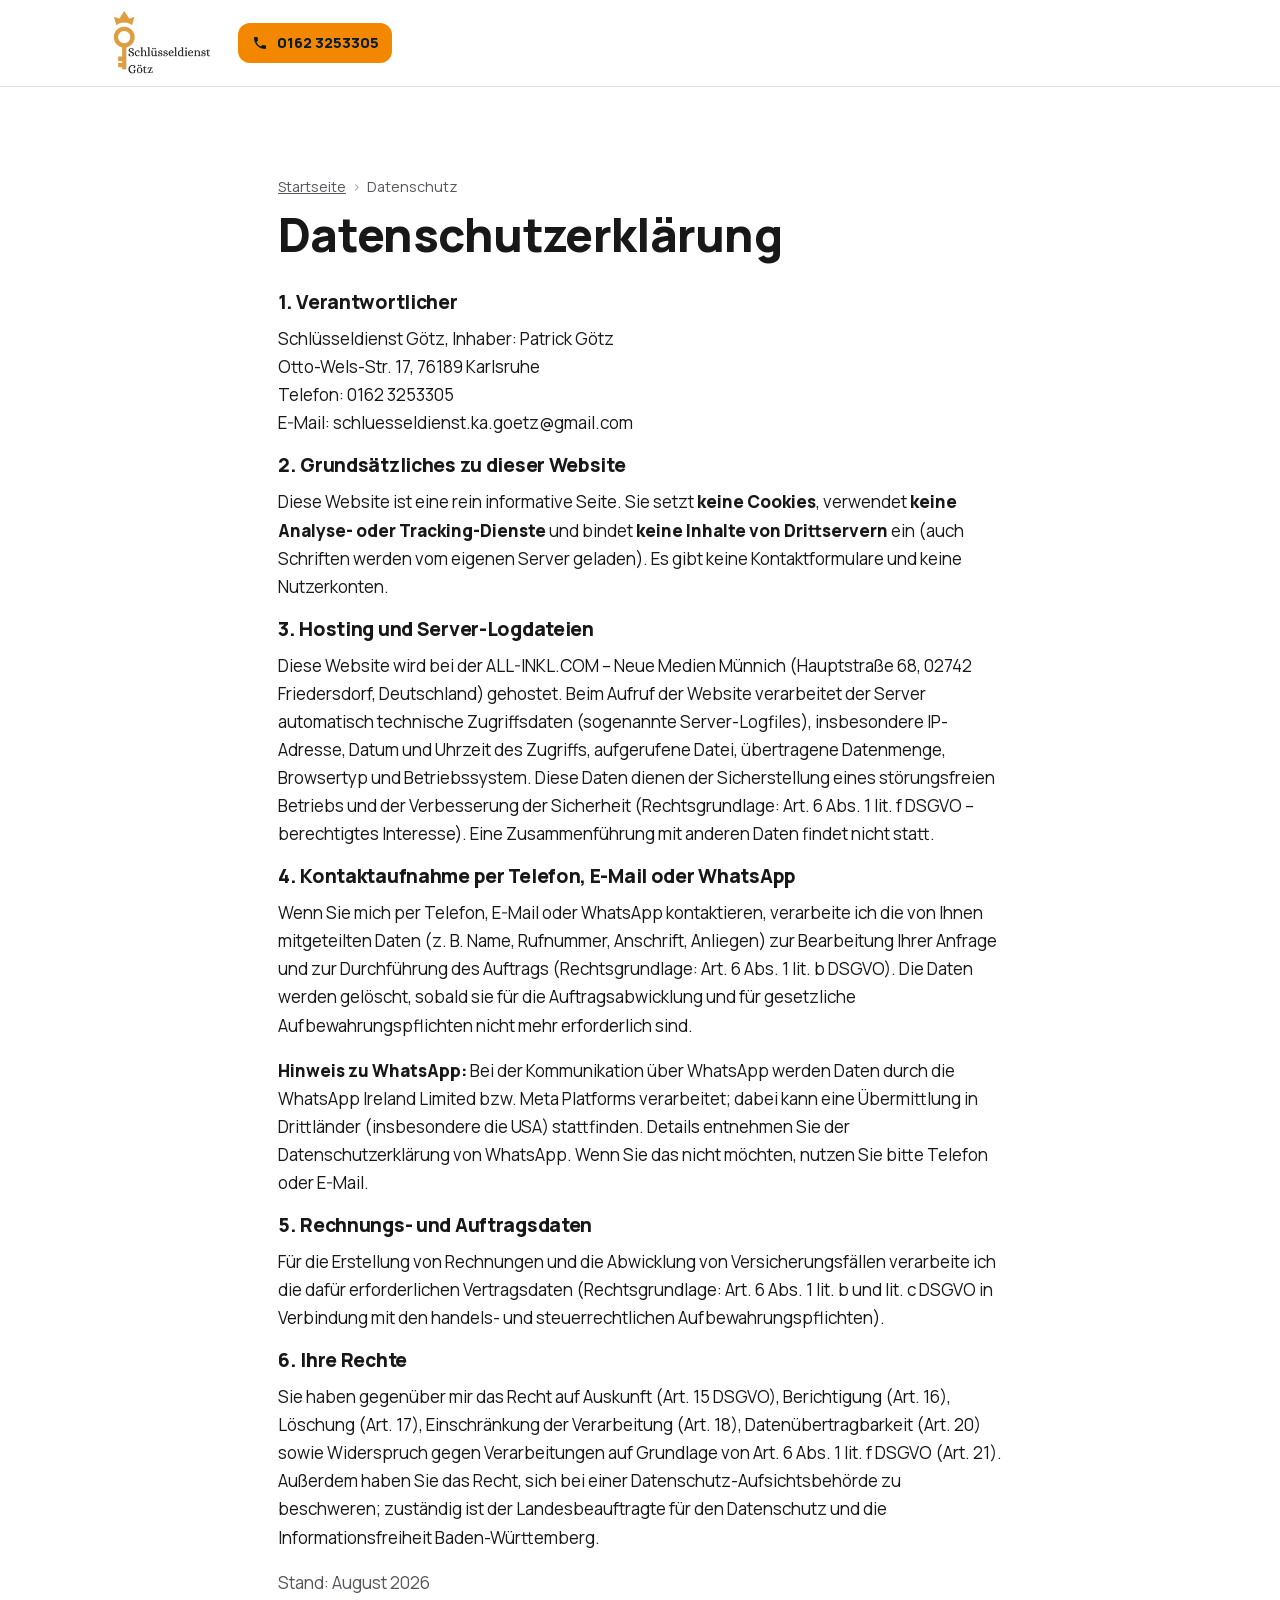
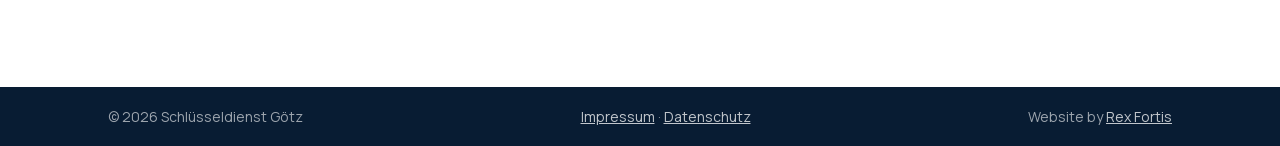
<file: datenschutz/index.html>
<!DOCTYPE html>
<html lang="de">
<head>
<meta charset="utf-8">
<meta name="viewport" content="width=device-width, initial-scale=1">
<title>Datenschutzerklärung | Schlüsseldienst Götz Karlsruhe</title>
<meta name="description" content="Datenschutzerklärung von Schlüsseldienst Götz, Karlsruhe. Diese Website setzt keine Cookies und bindet keine externen Dienste ein.">
<link rel="canonical" href="https://cesurd.github.io/schluesseldienst-goetz/datenschutz/">
<meta name="robots" content="noindex, follow">
<meta name="theme-color" content="#0b2440">
<link rel="icon" href="../assets/img/favicon-48.png?v=155942" sizes="48x48" type="image/png">
<link rel="icon" href="../assets/img/favicon-96.png?v=155942" sizes="96x96" type="image/png">
<link rel="icon" href="../assets/img/favicon-192.png?v=155942" sizes="192x192" type="image/png">
<link rel="apple-touch-icon" href="../assets/img/favicon-180.png?v=103849">
<link rel="preload" href="../assets/fonts/manrope-var.woff2" as="font" type="font/woff2" crossorigin>
<link rel="stylesheet" href="../assets/css/styles.css?v=114152">
</head>
<body>
<a class="skip" href="#main">Zum Inhalt springen</a>

<header class="header">
  <div class="wrap header__in">
    <a class="header__logo" href="../" aria-label="Schlüsseldienst Götz – Startseite">
      <img src="../assets/img/logo-dunkel.png" alt="Schlüsseldienst Götz" width="252" height="97">
    </a>
    <a class="btn btn--call btn--sm header__tel" href="tel:+491623253305">
      <svg width="16" height="16" viewBox="0 0 24 24" fill="currentColor" aria-hidden="true"><path d="M6.62 10.79a15.05 15.05 0 0 0 6.59 6.59l2.2-2.2a1 1 0 0 1 1.02-.24 11.36 11.36 0 0 0 3.57.57 1 1 0 0 1 1 1V20a1 1 0 0 1-1 1A17 17 0 0 1 3 4a1 1 0 0 1 1-1h3.5a1 1 0 0 1 1 1 11.36 11.36 0 0 0 .57 3.57 1 1 0 0 1-.25 1.02Z"/></svg>
      0162 3253305
    </a>
  </div>
</header>

<main id="main">
  <section class="section">
    <div class="wrap" style="max-width: 780px;">
      <nav class="crumbs" aria-label="Brotkrumen" style="margin-bottom: 10px;"><a href="../">Startseite</a><span class="sep">›</span><span>Datenschutz</span></nav>
      <h1>Datenschutzerklärung</h1>

      <h2 style="font-size:1.2rem;">1. Verantwortlicher</h2>
      <p>
        Schlüsseldienst Götz, Inhaber: Patrick Götz<br>
        Otto-Wels-Str. 17, 76189 Karlsruhe<br>
        Telefon: 0162 3253305<br>
        E-Mail: schluesseldienst.ka.goetz@gmail.com
      </p>

      <h2 style="font-size:1.2rem;">2. Grundsätzliches zu dieser Website</h2>
      <p>Diese Website ist eine rein informative Seite. Sie setzt <strong>keine Cookies</strong>, verwendet <strong>keine Analyse- oder Tracking-Dienste</strong> und bindet <strong>keine Inhalte von Drittservern</strong> ein (auch Schriften werden vom eigenen Server geladen). Es gibt keine Kontaktformulare und keine Nutzerkonten.</p>

      <h2 style="font-size:1.2rem;">3. Hosting und Server-Logdateien</h2>
      <p>Diese Website wird bei der ALL-INKL.COM – Neue Medien Münnich (Hauptstraße 68, 02742 Friedersdorf, Deutschland) gehostet. Beim Aufruf der Website verarbeitet der Server automatisch technische Zugriffsdaten (sogenannte Server-Logfiles), insbesondere IP-Adresse, Datum und Uhrzeit des Zugriffs, aufgerufene Datei, übertragene Datenmenge, Browsertyp und Betriebssystem. Diese Daten dienen der Sicherstellung eines störungsfreien Betriebs und der Verbesserung der Sicherheit (Rechtsgrundlage: Art. 6 Abs. 1 lit. f DSGVO – berechtigtes Interesse). Eine Zusammenführung mit anderen Daten findet nicht statt.</p>

      <h2 style="font-size:1.2rem;">4. Kontaktaufnahme per Telefon, E-Mail oder WhatsApp</h2>
      <p>Wenn Sie mich per Telefon, E-Mail oder WhatsApp kontaktieren, verarbeite ich die von Ihnen mitgeteilten Daten (z.&nbsp;B. Name, Rufnummer, Anschrift, Anliegen) zur Bearbeitung Ihrer Anfrage und zur Durchführung des Auftrags (Rechtsgrundlage: Art. 6 Abs. 1 lit. b DSGVO). Die Daten werden gelöscht, sobald sie für die Auftragsabwicklung und für gesetzliche Aufbewahrungspflichten nicht mehr erforderlich sind.</p>
      <p><strong>Hinweis zu WhatsApp:</strong> Bei der Kommunikation über WhatsApp werden Daten durch die WhatsApp Ireland Limited bzw. Meta Platforms verarbeitet; dabei kann eine Übermittlung in Drittländer (insbesondere die USA) stattfinden. Details entnehmen Sie der Datenschutzerklärung von WhatsApp. Wenn Sie das nicht möchten, nutzen Sie bitte Telefon oder E-Mail.</p>

      <h2 style="font-size:1.2rem;">5. Rechnungs- und Auftragsdaten</h2>
      <p>Für die Erstellung von Rechnungen und die Abwicklung von Versicherungsfällen verarbeite ich die dafür erforderlichen Vertragsdaten (Rechtsgrundlage: Art. 6 Abs. 1 lit. b und lit. c DSGVO in Verbindung mit den handels- und steuerrechtlichen Aufbewahrungspflichten).</p>

      <h2 style="font-size:1.2rem;">6. Ihre Rechte</h2>
      <p>Sie haben gegenüber mir das Recht auf Auskunft (Art. 15 DSGVO), Berichtigung (Art. 16), Löschung (Art. 17), Einschränkung der Verarbeitung (Art. 18), Datenübertragbarkeit (Art. 20) sowie Widerspruch gegen Verarbeitungen auf Grundlage von Art. 6 Abs. 1 lit. f DSGVO (Art. 21). Außerdem haben Sie das Recht, sich bei einer Datenschutz-Aufsichtsbehörde zu beschweren; zuständig ist der Landesbeauftragte für den Datenschutz und die Informationsfreiheit Baden-Württemberg.</p>

      <p class="muted">Stand: August 2026</p>
    </div>
  </section>
</main>

<footer class="footer">
  <div class="wrap">
    <div class="footer__bottom" style="border-top:0;">
      <span>© 2026 Schlüsseldienst Götz</span>
      <span><a href="../impressum/">Impressum</a> · <a href="../datenschutz/">Datenschutz</a></span>
      <span>Website by <a href="https://rexfortis.de" rel="noopener">Rex Fortis</a></span>
    </div>
  </div>
</footer>
</body>
</html>
</file>
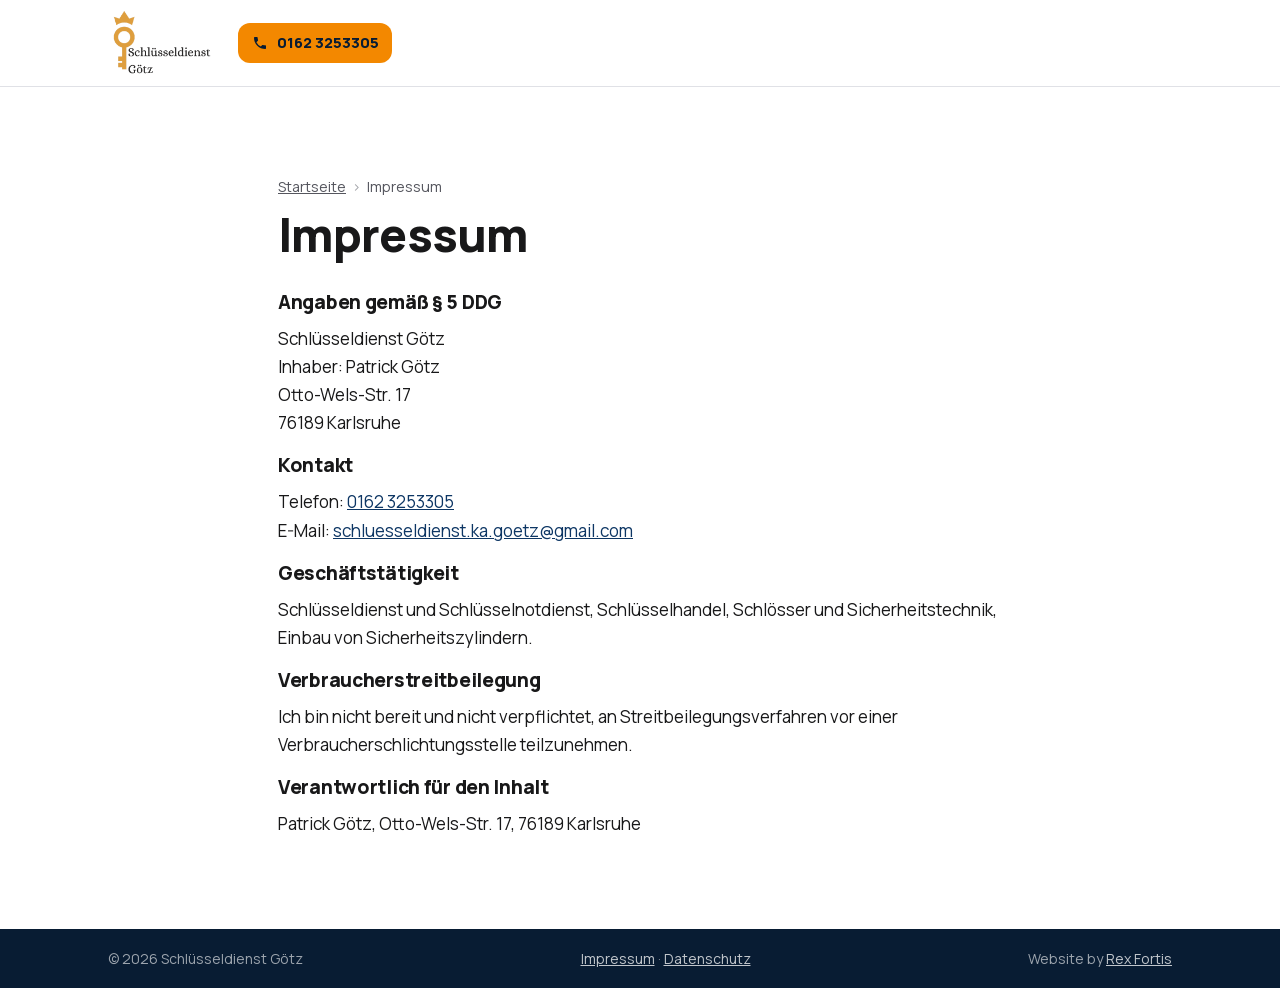
<file: impressum/index.html>
<!DOCTYPE html>
<html lang="de">
<head>
<meta charset="utf-8">
<meta name="viewport" content="width=device-width, initial-scale=1">
<title>Impressum | Schlüsseldienst Götz Karlsruhe</title>
<meta name="description" content="Impressum von Schlüsseldienst Götz, Patrick Götz, Otto-Wels-Str. 17, 76189 Karlsruhe.">
<link rel="canonical" href="https://cesurd.github.io/schluesseldienst-goetz/impressum/">
<meta name="robots" content="noindex, follow">
<meta name="theme-color" content="#0b2440">
<link rel="icon" href="../assets/img/favicon-48.png?v=155942" sizes="48x48" type="image/png">
<link rel="icon" href="../assets/img/favicon-96.png?v=155942" sizes="96x96" type="image/png">
<link rel="icon" href="../assets/img/favicon-192.png?v=155942" sizes="192x192" type="image/png">
<link rel="apple-touch-icon" href="../assets/img/favicon-180.png?v=103849">
<link rel="preload" href="../assets/fonts/manrope-var.woff2" as="font" type="font/woff2" crossorigin>
<link rel="stylesheet" href="../assets/css/styles.css?v=114152">
</head>
<body>
<a class="skip" href="#main">Zum Inhalt springen</a>

<header class="header">
  <div class="wrap header__in">
    <a class="header__logo" href="../" aria-label="Schlüsseldienst Götz – Startseite">
      <img src="../assets/img/logo-dunkel.png" alt="Schlüsseldienst Götz" width="252" height="97">
    </a>
    <a class="btn btn--call btn--sm header__tel" href="tel:+491623253305">
      <svg width="16" height="16" viewBox="0 0 24 24" fill="currentColor" aria-hidden="true"><path d="M6.62 10.79a15.05 15.05 0 0 0 6.59 6.59l2.2-2.2a1 1 0 0 1 1.02-.24 11.36 11.36 0 0 0 3.57.57 1 1 0 0 1 1 1V20a1 1 0 0 1-1 1A17 17 0 0 1 3 4a1 1 0 0 1 1-1h3.5a1 1 0 0 1 1 1 11.36 11.36 0 0 0 .57 3.57 1 1 0 0 1-.25 1.02Z"/></svg>
      0162 3253305
    </a>
  </div>
</header>

<main id="main">
  <section class="section">
    <div class="wrap" style="max-width: 780px;">
      <nav class="crumbs" aria-label="Brotkrumen" style="margin-bottom: 10px;"><a href="../">Startseite</a><span class="sep">›</span><span>Impressum</span></nav>
      <h1>Impressum</h1>

      <h2 style="font-size:1.2rem;">Angaben gemäß § 5 DDG</h2>
      <p>
        Schlüsseldienst Götz<br>
        Inhaber: Patrick Götz<br>
        Otto-Wels-Str. 17<br>
        76189 Karlsruhe
      </p>

      <h2 style="font-size:1.2rem;">Kontakt</h2>
      <p>
        Telefon: <a href="tel:+491623253305">0162 3253305</a><br>
        E-Mail: <a href="mailto:schluesseldienst.ka.goetz@gmail.com">schluesseldienst.ka.goetz@gmail.com</a>
      </p>

      <h2 style="font-size:1.2rem;">Geschäftstätigkeit</h2>
      <p>Schlüsseldienst und Schlüsselnotdienst, Schlüsselhandel, Schlösser und Sicherheitstechnik, Einbau von Sicherheitszylindern.</p>

      <h2 style="font-size:1.2rem;">Verbraucherstreitbeilegung</h2>
      <p>Ich bin nicht bereit und nicht verpflichtet, an Streitbeilegungsverfahren vor einer Verbraucherschlichtungsstelle teilzunehmen.</p>

      <h2 style="font-size:1.2rem;">Verantwortlich für den Inhalt</h2>
      <p>Patrick Götz, Otto-Wels-Str. 17, 76189 Karlsruhe</p>
    </div>
  </section>
</main>

<footer class="footer">
  <div class="wrap">
    <div class="footer__bottom" style="border-top:0;">
      <span>© 2026 Schlüsseldienst Götz</span>
      <span><a href="../impressum/">Impressum</a> · <a href="../datenschutz/">Datenschutz</a></span>
      <span>Website by <a href="https://rexfortis.de" rel="noopener">Rex Fortis</a></span>
    </div>
  </div>
</footer>
</body>
</html>
</file>
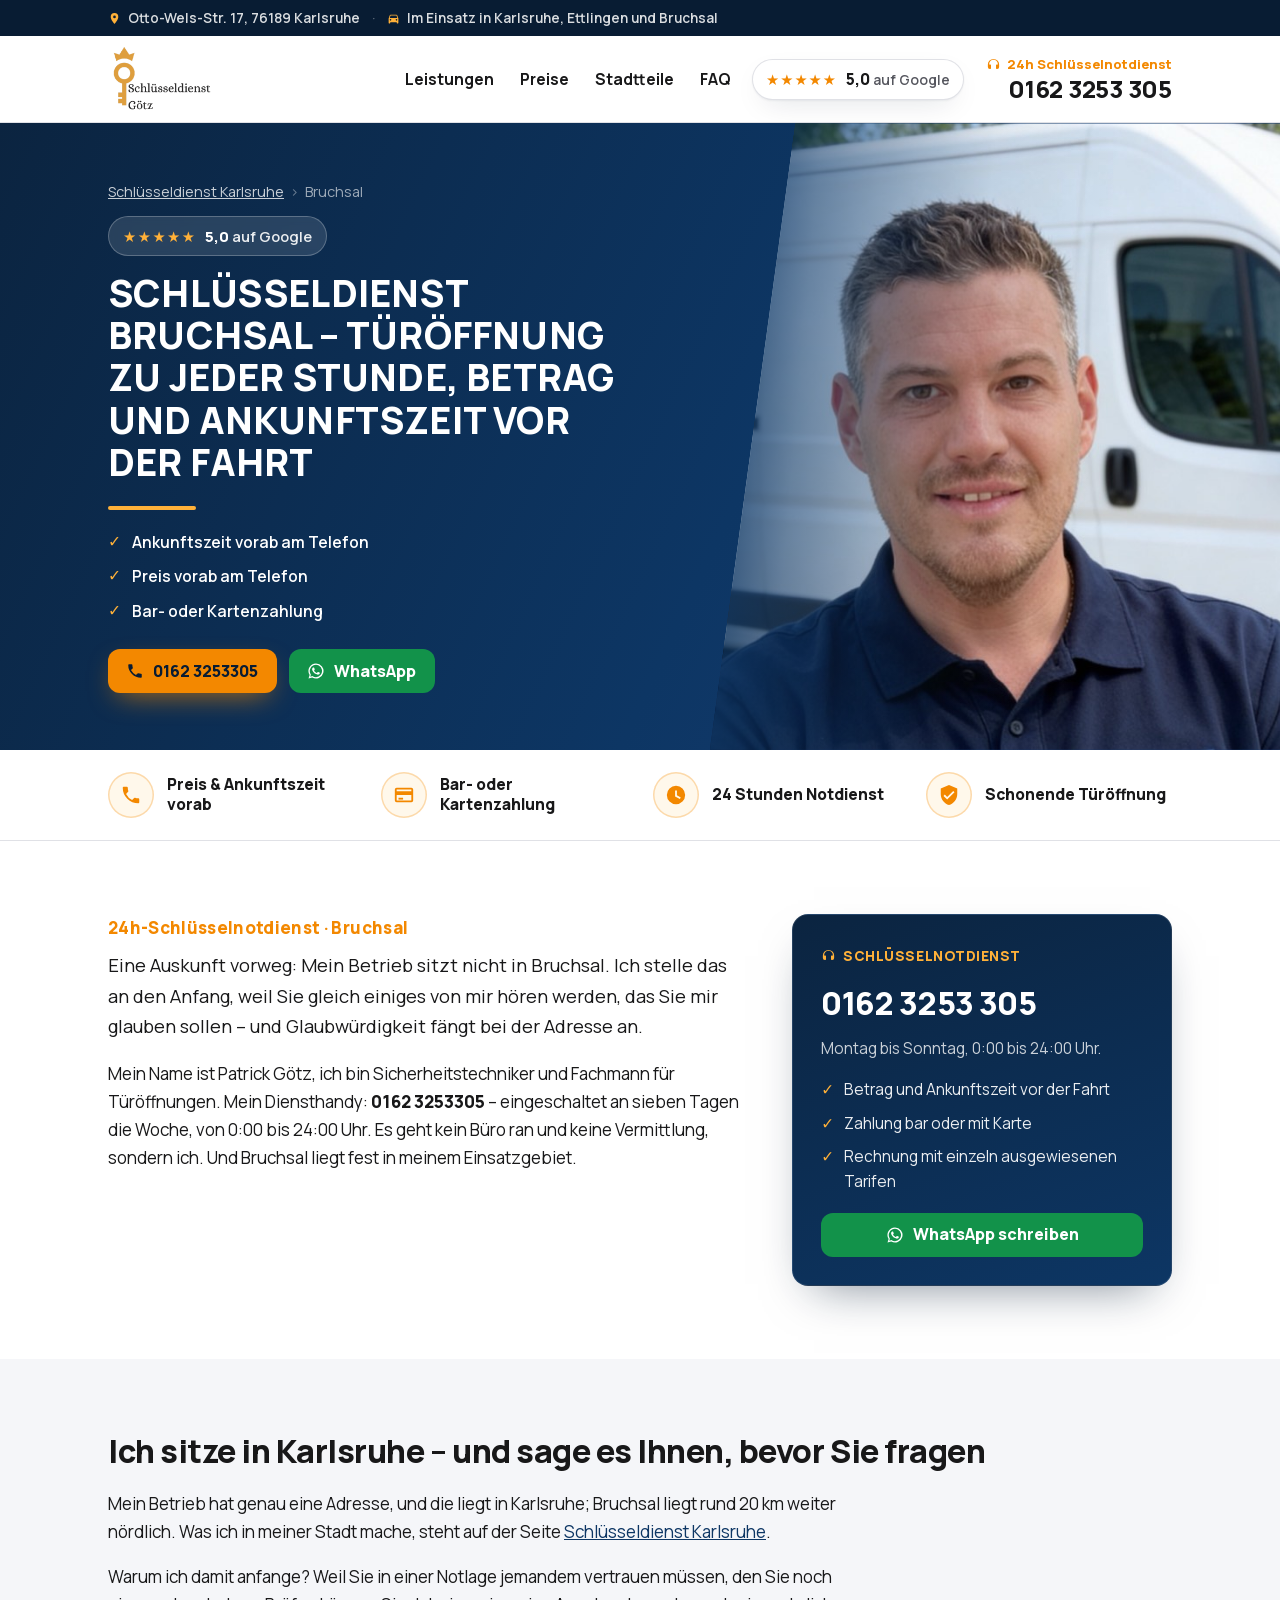
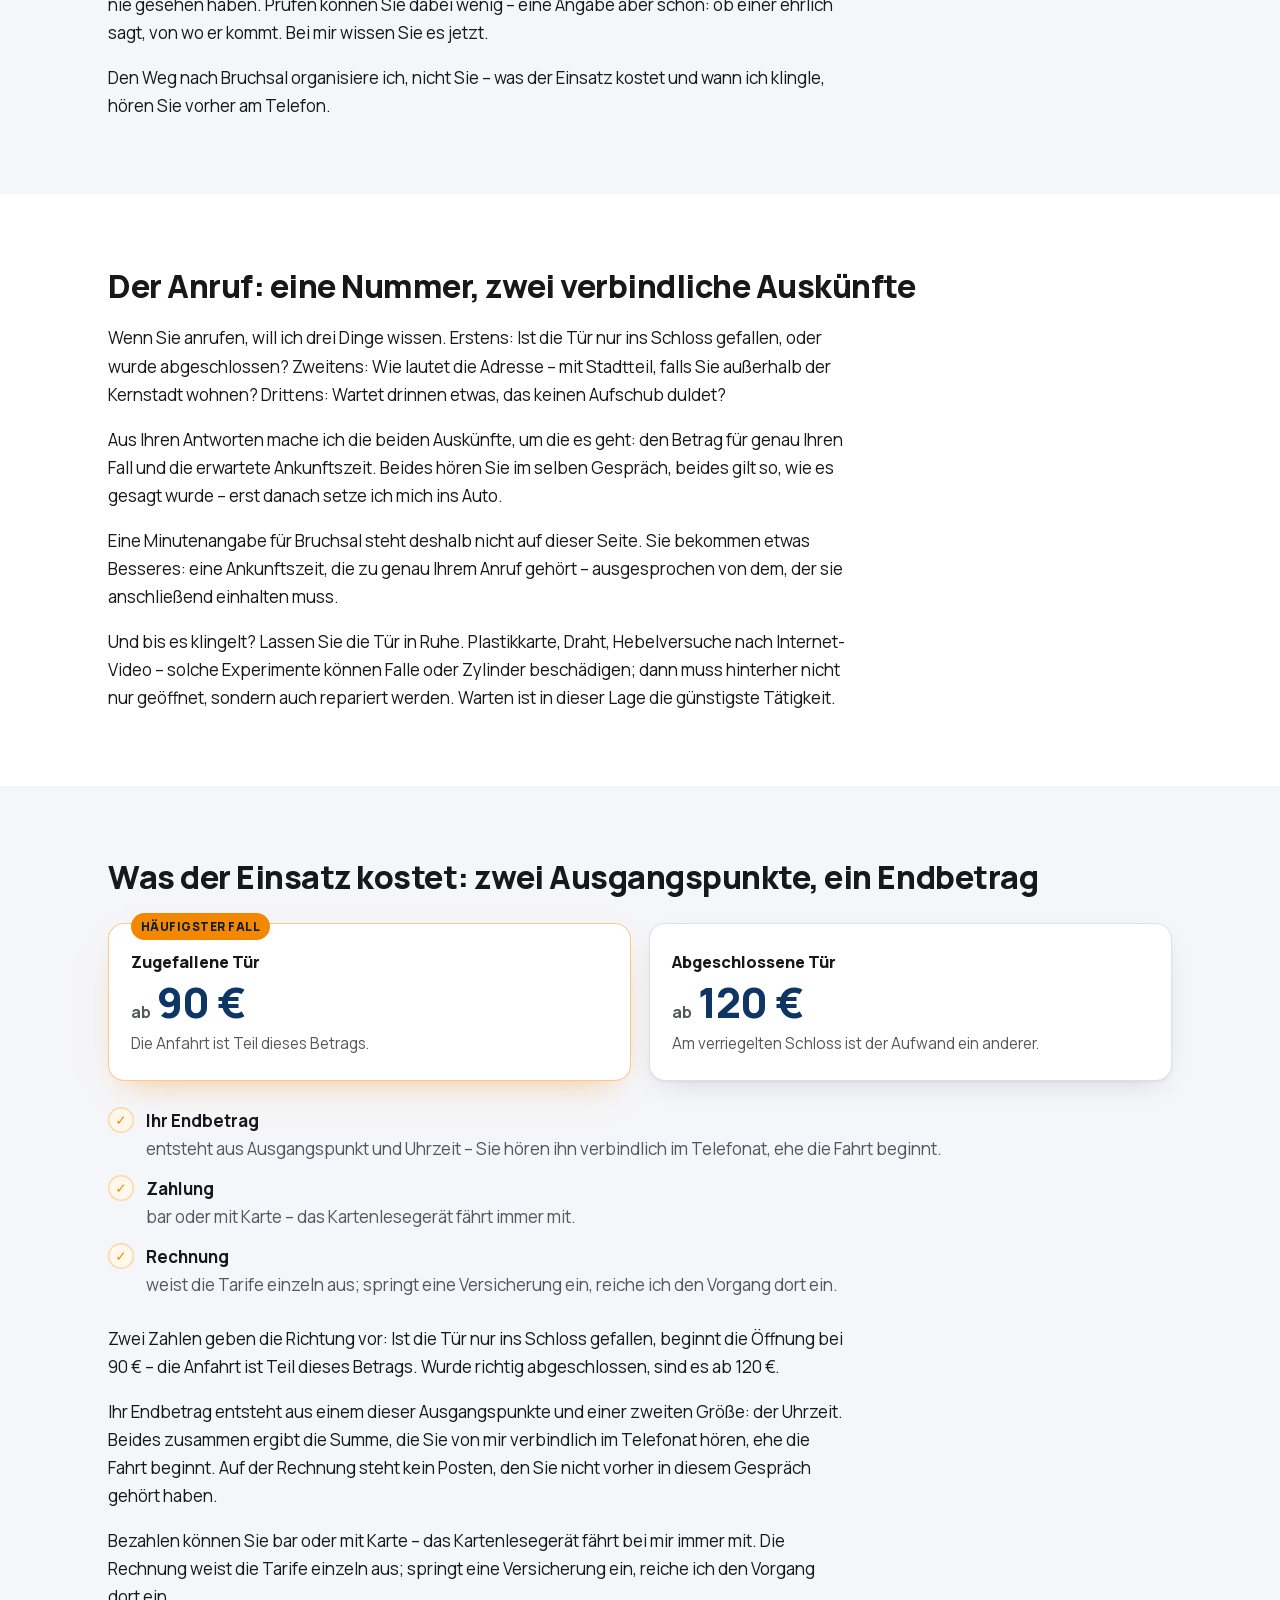
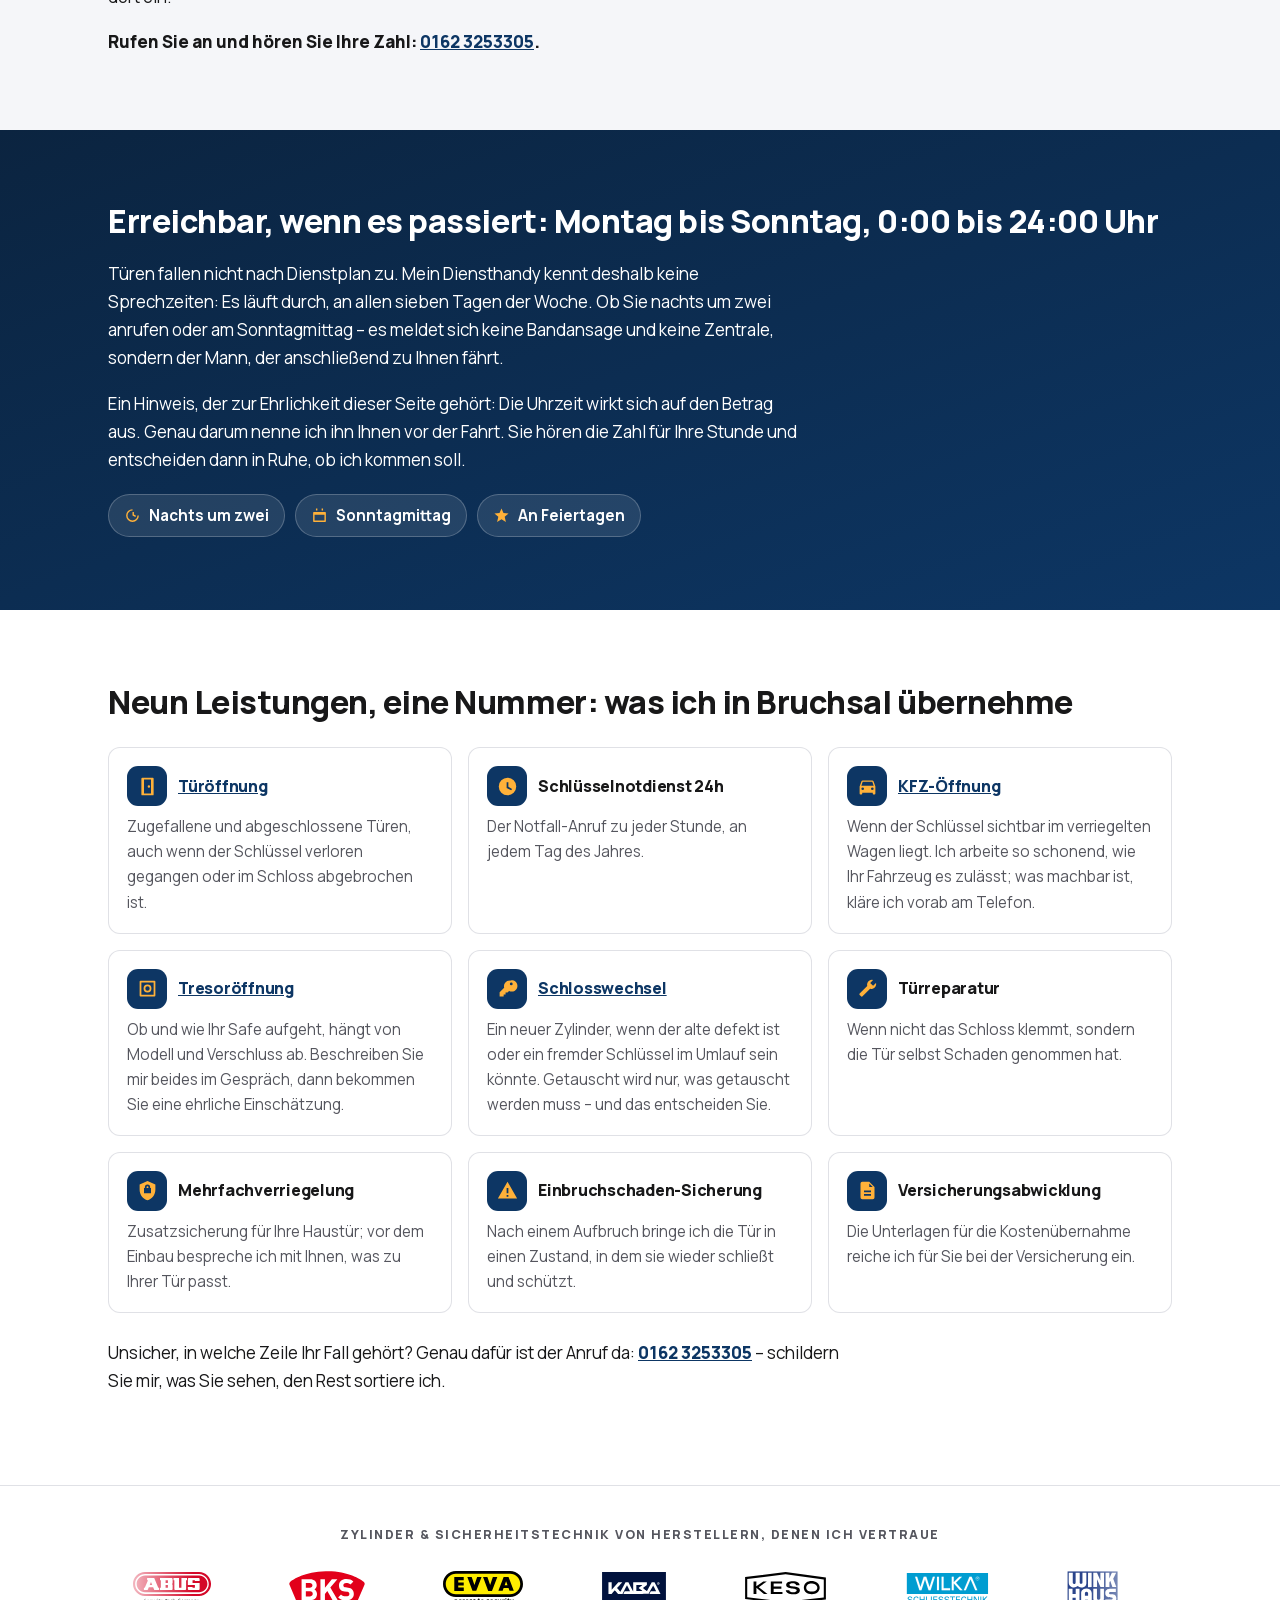
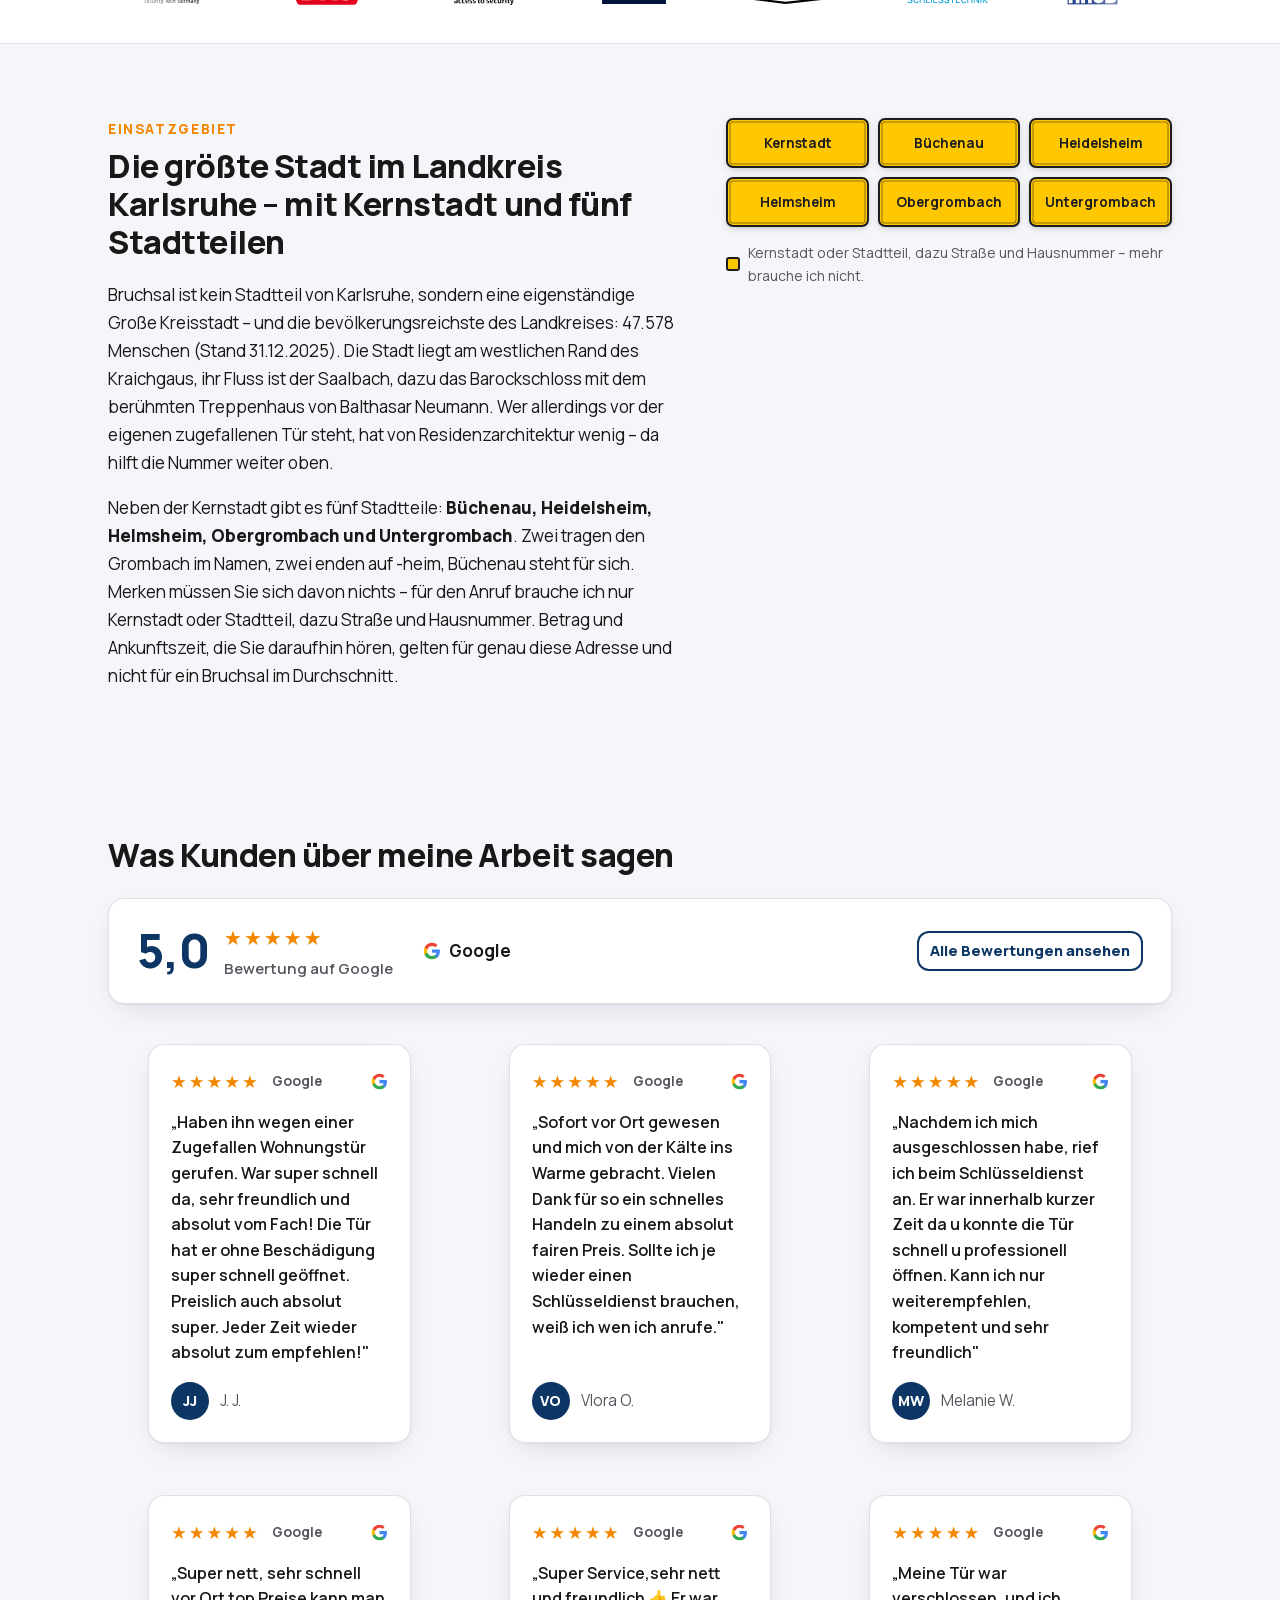
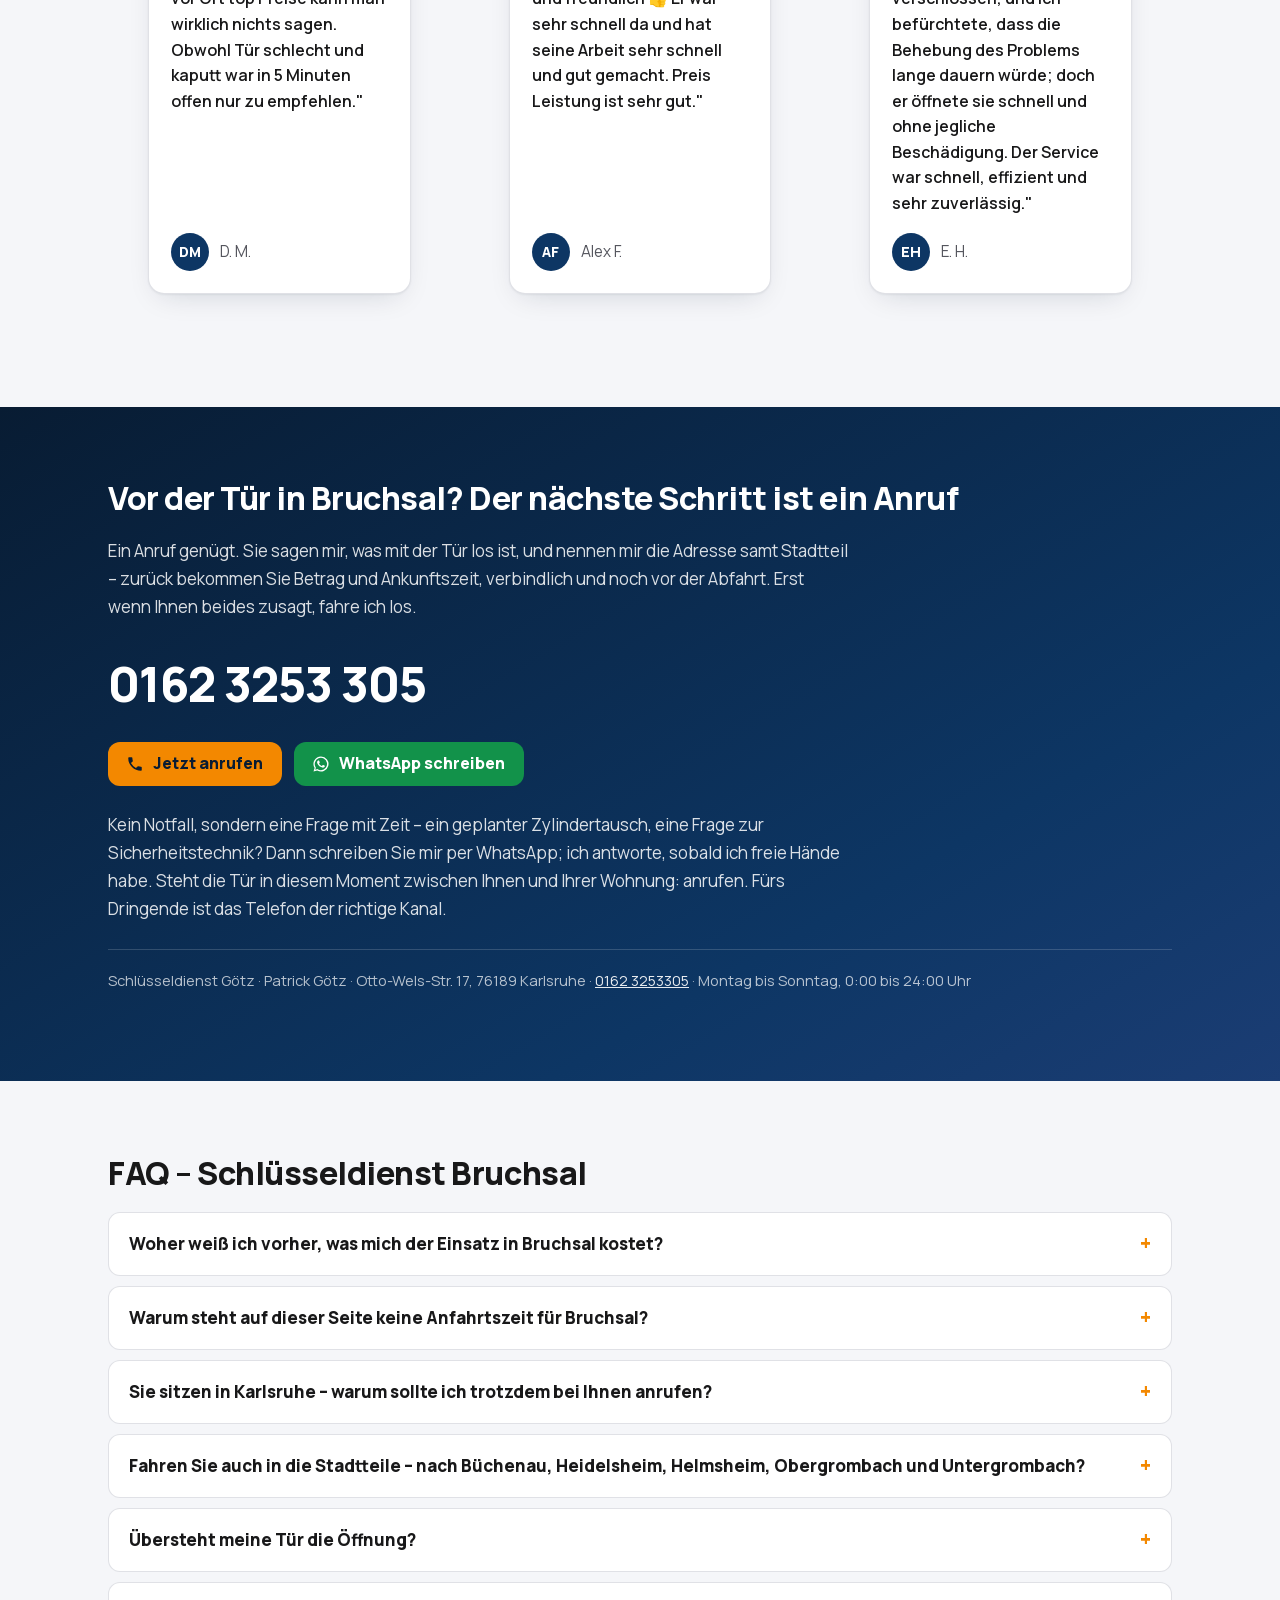
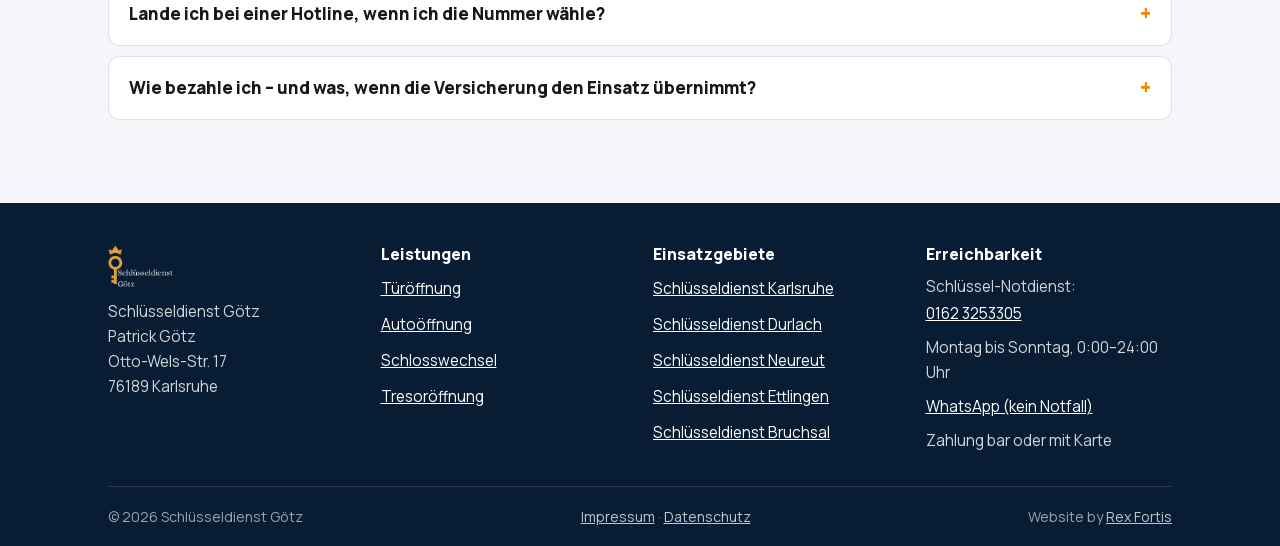
<file: schluesseldienst-bruchsal/index.html>
<!DOCTYPE html>
<html lang="de">
<head>
<meta charset="utf-8">
<meta name="viewport" content="width=device-width, initial-scale=1">
<meta name="robots" content="noindex,nofollow">
<title>Schlüsseldienst Bruchsal – 24h-Türöffnung, Preis vorab</title>
<meta name="description" content="Schlüsseldienst für Bruchsal, Tag und Nacht erreichbar. Betrag und Ankunftszeit nenne ich verbindlich am Telefon – 0162 3253305.">
<link rel="canonical" href="https://cesurd.github.io/schluesseldienst-goetz/schluesseldienst-bruchsal/">
<meta name="theme-color" content="#0b2440">
<link rel="icon" href="../assets/img/favicon-48.png?v=155942" sizes="48x48" type="image/png">
<link rel="icon" href="../assets/img/favicon-96.png?v=155942" sizes="96x96" type="image/png">
<link rel="icon" href="../assets/img/favicon-192.png?v=155942" sizes="192x192" type="image/png">
<link rel="apple-touch-icon" href="../assets/img/favicon-180.png?v=103849">
<link rel="preload" href="../assets/fonts/manrope-var.woff2" as="font" type="font/woff2" crossorigin>
<link rel="stylesheet" href="../assets/css/styles.css?v=114152">
<meta property="og:locale" content="de_DE">
<meta property="og:type" content="website">
<meta property="og:site_name" content="Schlüsseldienst Götz">
<meta property="og:title" content="Schlüsseldienst Bruchsal – 24h-Türöffnung, Preis vorab">
<meta property="og:description" content="Schlüsseldienst für Bruchsal, Tag und Nacht erreichbar. Betrag und Ankunftszeit nenne ich verbindlich am Telefon – 0162 3253305.">
<meta property="og:url" content="https://cesurd.github.io/schluesseldienst-goetz/schluesseldienst-bruchsal/">
<meta property="og:image" content="https://cesurd.github.io/schluesseldienst-goetz/assets/img/og-image.jpg">
<meta property="og:image:width" content="1200">
<meta property="og:image:height" content="630">
<meta property="og:image:alt" content="Schlüsseldienst Götz – 24h Türöffnung">
<meta name="twitter:card" content="summary_large_image">
<script type="application/ld+json">
{
  "@context": "https://schema.org",
  "@type": "Locksmith",
  "@id": "https://cesurd.github.io/schluesseldienst-goetz/#business",
  "name": "Schlüsseldienst Götz",
  "url": "https://cesurd.github.io/schluesseldienst-goetz/schluesseldienst-bruchsal/",
  "image": "https://cesurd.github.io/schluesseldienst-goetz/assets/img/patrick-goetz-960.jpg",
  "telephone": "+491623253305",
  "founder": { "@type": "Person", "name": "Patrick Götz" },
  "address": {
    "@type": "PostalAddress",
    "streetAddress": "Otto-Wels-Str. 17",
    "postalCode": "76189",
    "addressLocality": "Karlsruhe",
    "addressCountry": "DE"
  },
  "openingHoursSpecification": [{
    "@type": "OpeningHoursSpecification",
    "dayOfWeek": ["Monday","Tuesday","Wednesday","Thursday","Friday","Saturday","Sunday"],
    "opens": "00:00",
    "closes": "23:59"
  }],
  "areaServed": [
    { "@type": "City", "name": "Bruchsal" },
    { "@type": "Place", "name": "Büchenau" },
    { "@type": "Place", "name": "Heidelsheim" },
    { "@type": "Place", "name": "Helmsheim" },
    { "@type": "Place", "name": "Obergrombach" },
    { "@type": "Place", "name": "Untergrombach" }
  ],
  "priceRange": "Türöffnung ab 90 €"
}
</script>
<script type="application/ld+json">
{
  "@context": "https://schema.org",
  "@type": "FAQPage",
  "mainEntity": [
    {
      "@type": "Question",
      "name": "Woher weiß ich vorher, was mich der Einsatz in Bruchsal kostet?",
      "acceptedAnswer": { "@type": "Answer", "text": "Aus dem Telefonat: Sie beschreiben mir Tür und Adresse, ich nenne Ihnen den verbindlichen Betrag und die erwartete Ankunftszeit – erst dann entscheiden Sie. Zur Orientierung: Eine zugefallene Tür öffne ich ab 90 € inklusive Anfahrt, eine abgeschlossene ab 120 €. Den Ausschlag geben Ihre Tür und die Uhrzeit." }
    },
    {
      "@type": "Question",
      "name": "Warum steht auf dieser Seite keine Anfahrtszeit für Bruchsal?",
      "acceptedAnswer": { "@type": "Answer", "text": "Weil eine Pauschalzahl geraten wäre – und diese Seite nicht rät. Im Telefonat bekommen Sie stattdessen eine Ankunftszeit für genau Ihren Anruf, zusammen mit dem Betrag. Mit beidem entscheiden Sie, ob ich fahren soll." }
    },
    {
      "@type": "Question",
      "name": "Sie sitzen in Karlsruhe – warum sollte ich trotzdem bei Ihnen anrufen?",
      "acceptedAnswer": { "@type": "Answer", "text": "Das entscheiden Sie – aber Sie entscheiden es mit offenen Karten: Ich sage Ihnen, von wo ich komme, was es kostet und wann ich da bin, alles vor der Fahrt. Und am Apparat ist kein Callcenter, sondern der Mann, der anschließend an Ihrer Tür arbeitet." }
    },
    {
      "@type": "Question",
      "name": "Fahren Sie auch in die Stadtteile – nach Büchenau, Heidelsheim, Helmsheim, Obergrombach und Untergrombach?",
      "acceptedAnswer": { "@type": "Answer", "text": "Bruchsal liegt fest in meinem Einsatzgebiet. Nennen Sie mir Ihren Stadtteil gleich zu Beginn des Anrufs; Betrag und Ankunftszeit, die Sie von mir bekommen, gelten dann für genau Ihre Adresse." }
    },
    {
      "@type": "Question",
      "name": "Übersteht meine Tür die Öffnung?",
      "acceptedAnswer": { "@type": "Answer", "text": "Daran arbeite ich: Mein Anspruch ist, dass Sie hinterher nicht sehen, dass ich da war. Eine Garantie darauf wäre nicht seriös, denn jede Tür ist anders – aber gebohrt wird bei mir zuletzt, nicht zuerst. Ein Zylinder, der einwandfrei arbeitet, bleibt drin; über einen Wechsel entscheiden Sie, nicht ich." }
    },
    {
      "@type": "Question",
      "name": "Lande ich bei einer Hotline, wenn ich die Nummer wähle?",
      "acceptedAnswer": { "@type": "Answer", "text": "Nein. Die 0162 3253305 ist das Diensthandy von Patrick Götz – von mir. Ich nehme ab, ich berate, ich fahre, ich öffne. Zwischen Ihrem Anruf und dem Einsatz gibt es niemanden, an den etwas übergeben werden müsste." }
    },
    {
      "@type": "Question",
      "name": "Wie bezahle ich – und was, wenn die Versicherung den Einsatz übernimmt?",
      "acceptedAnswer": { "@type": "Answer", "text": "Bar oder mit Karte, wie Sie möchten; das Lesegerät habe ich bei jedem Einsatz an Bord. Ihre Rechnung listet die Tarife einzeln auf. Soll eine Versicherung zahlen, reiche ich die Unterlagen dort ein – diesen Papierkram nehme ich Ihnen ab." }
    }
  ]
}
</script>
</head>
<body>
<a class="skip" href="#main">Zum Inhalt springen</a>

<div class="topbar">
  <div class="wrap">
    <span class="tb-item">
      <svg width="13" height="13" viewBox="0 0 24 24" fill="currentColor" aria-hidden="true"><path d="M12 2a7 7 0 0 0-7 7c0 5.25 7 13 7 13s7-7.75 7-13a7 7 0 0 0-7-7Zm0 9.5A2.5 2.5 0 1 1 14.5 9 2.5 2.5 0 0 1 12 11.5Z"/></svg>
      Otto-Wels-Str. 17, 76189 Karlsruhe
    </span>
    <span class="tb-sep" aria-hidden="true">·</span>
    <span class="tb-item tb-area">
      <svg width="13" height="13" viewBox="0 0 24 24" fill="currentColor" aria-hidden="true"><path d="M18.9 6c-.2-.6-.8-1-1.4-1h-11c-.7 0-1.2.4-1.4 1L3 12v8a1 1 0 0 0 1 1h1a1 1 0 0 0 1-1v-1h12v1a1 1 0 0 0 1 1h1a1 1 0 0 0 1-1v-8l-2.1-6ZM6.5 16A1.5 1.5 0 1 1 8 14.5 1.5 1.5 0 0 1 6.5 16Zm11 0a1.5 1.5 0 1 1 1.5-1.5 1.5 1.5 0 0 1-1.5 1.5ZM5 11l1.5-4.5h11L19 11Z"/></svg>
      Im Einsatz in Karlsruhe, Ettlingen und Bruchsal
    </span>
  </div>
</div>
<header class="header">
  <div class="wrap header__in">
    <a class="header__logo" href="../" aria-label="Schlüsseldienst Götz – Startseite">
      <img src="../assets/img/logo-dunkel.png" alt="Schlüsseldienst Götz" width="252" height="97">
    </a>
    <input class="mnav__toggle" type="checkbox" id="mnav-toggle" aria-label="Menü öffnen und schließen">
    <label class="mnav__btn" for="mnav-toggle">
      <svg class="ic-burger" width="22" height="22" viewBox="0 0 24 24" fill="none" stroke="currentColor" stroke-width="2.2" stroke-linecap="round" aria-hidden="true"><path d="M4 7h16M4 12h16M4 17h16"/></svg>
      <svg class="ic-x" width="22" height="22" viewBox="0 0 24 24" fill="none" stroke="currentColor" stroke-width="2.2" stroke-linecap="round" aria-hidden="true"><path d="M6 6l12 12M18 6L6 18"/></svg>
    </label>
    <nav class="header__nav" aria-label="Hauptnavigation">
      <a href="#leistungen">Leistungen</a>
      <a href="#preise">Preise</a>
      <a href="#stadtteile">Stadtteile</a>
      <a href="#faq">FAQ</a>
    </nav>
    <a class="header__rating" href="https://www.google.com/maps?cid=4813255652723528728"
       target="_blank" rel="noopener nofollow" aria-label="Bewertung 5,0 von 5 auf Google – Rezensionen ansehen">
      <span class="hr-stars" aria-hidden="true">★★★★★</span>
      <span class="hr-text"><b>5,0</b> auf Google</span>
    </a>
    <div class="header__call">
      <span class="hc-label">
        <svg width="15" height="15" viewBox="0 0 24 24" fill="currentColor" aria-hidden="true"><path d="M12 3a9 9 0 0 0-9 9v4a3 3 0 0 0 3 3h1a1 1 0 0 0 1-1v-5a1 1 0 0 0-1-1H5v-.5a7 7 0 0 1 14 0v.5h-2a1 1 0 0 0-1 1v5a1 1 0 0 0 1 1h1a3 3 0 0 0 3-3v-4a9 9 0 0 0-9-9Z"/></svg>
        24h Schlüsselnotdienst
      </span>
      <a class="hc-num" href="tel:+491623253305">0162 3253 305</a>
    </div>
  </div>
</header>

<main id="main">

  <section class="hero hero--split">
   <div class="wrap hero__grid">
    <div class="hero__body">
      <nav class="crumbs crumbs--hero" aria-label="Brotkrumen">
        <a href="../">Schlüsseldienst Karlsruhe</a><span class="sep">›</span><span>Bruchsal</span>
      </nav>
      <p class="hero__rating">
        <span class="hr-stars" aria-hidden="true">★★★★★</span>
        <span><b>5,0</b> auf Google</span>
      </p>
      <h1>Schlüsseldienst Bruchsal – Türöffnung zu jeder Stunde, Betrag und Ankunftszeit vor der&nbsp;Fahrt</h1>
      <div class="hero__bar" aria-hidden="true"></div>
      <ul class="hero__punch">
        <li><span class="tick">✓</span> Ankunftszeit vorab am Telefon</li>
        <li><span class="tick">✓</span> Preis vorab am Telefon</li>
        <li><span class="tick">✓</span> Bar- oder Kartenzahlung</li>
      </ul>
      <div class="cta-row">
        <a class="btn btn--call" href="tel:+491623253305">
          <svg width="18" height="18" viewBox="0 0 24 24" fill="currentColor" aria-hidden="true"><path d="M6.62 10.79a15.05 15.05 0 0 0 6.59 6.59l2.2-2.2a1 1 0 0 1 1.02-.24 11.36 11.36 0 0 0 3.57.57 1 1 0 0 1 1 1V20a1 1 0 0 1-1 1A17 17 0 0 1 3 4a1 1 0 0 1 1-1h3.5a1 1 0 0 1 1 1 11.36 11.36 0 0 0 .57 3.57 1 1 0 0 1-.25 1.02Z"/></svg>
          0162 3253305
        </a>
        <a class="btn btn--wa" href="https://wa.me/491623253305" rel="noopener">
          <svg width="18" height="18" viewBox="0 0 24 24" fill="currentColor" aria-hidden="true"><path d="M12 2a10 10 0 0 0-8.5 15.3L2 22l4.9-1.4A10 10 0 1 0 12 2Zm0 18.2c-1.6 0-3.1-.4-4.4-1.2l-.3-.2-2.9.8.8-2.8-.2-.3A8.2 8.2 0 1 1 12 20.2Zm4.6-6.1c-.3-.1-1.5-.7-1.7-.8-.2-.1-.4-.1-.6.1-.2.3-.7.8-.8 1-.1.2-.3.2-.6.1a6.8 6.8 0 0 1-2-1.2 7.5 7.5 0 0 1-1.4-1.7c-.1-.3 0-.4.1-.6l.4-.5c.1-.2.2-.3.3-.5v-.5c-.1-.1-.6-1.4-.8-1.9-.2-.5-.4-.4-.6-.4h-.5c-.2 0-.5.1-.7.3-.2.3-.9.9-.9 2.1s.9 2.4 1 2.6c.1.2 1.8 2.8 4.3 3.9.6.3 1.1.4 1.5.6.6.2 1.2.2 1.6.1.5-.1 1.5-.6 1.7-1.2.2-.6.2-1.1.2-1.2-.1-.1-.3-.2-.5-.3Z"/></svg>
          WhatsApp
        </a>
      </div>
    </div>
    <figure class="hero__photo">
      <img src="../assets/img/patrick-goetz-1600.jpg"
           srcset="../assets/img/patrick-goetz-960.jpg 960w, ../assets/img/patrick-goetz-1600.jpg 1600w"
           sizes="(max-width: 760px) 100vw, 46vw"
           width="1600" height="1197" fetchpriority="high"
           alt="Patrick Götz vor seinem Einsatzfahrzeug">
    </figure>
   </div>
  </section>

  <div class="badge-strip">
    <div class="wrap">
      <div class="bs-item">
        <span class="bs-ico"><svg width="22" height="22" viewBox="0 0 24 24" fill="currentColor" aria-hidden="true"><path d="M6.62 10.79a15.05 15.05 0 0 0 6.59 6.59l2.2-2.2a1 1 0 0 1 1.02-.24 11.36 11.36 0 0 0 3.57.57 1 1 0 0 1 1 1V20a1 1 0 0 1-1 1A17 17 0 0 1 3 4a1 1 0 0 1 1-1h3.5a1 1 0 0 1 1 1 11.36 11.36 0 0 0 .57 3.57 1 1 0 0 1-.25 1.02Z"/></svg></span>
        Preis &amp; Ankunftszeit vorab
      </div>
      <div class="bs-item">
        <span class="bs-ico"><svg width="22" height="22" viewBox="0 0 24 24" fill="currentColor" aria-hidden="true"><path d="M20 4H4a2 2 0 0 0-2 2v12a2 2 0 0 0 2 2h16a2 2 0 0 0 2-2V6a2 2 0 0 0-2-2Zm0 4H4V6h16Zm0 10H4v-6h16Z"/><path d="M6 15h5v2H6z"/></svg></span>
        Bar- oder Kartenzahlung
      </div>
      <div class="bs-item">
        <span class="bs-ico"><svg width="22" height="22" viewBox="0 0 24 24" fill="currentColor" aria-hidden="true"><path d="M12 2a10 10 0 1 0 10 10A10 10 0 0 0 12 2Zm4.2 14.4L11 13.7V7h2v5.3l4.2 2.5Z"/></svg></span>
        24 Stunden Notdienst
      </div>
      <div class="bs-item">
        <span class="bs-ico"><svg width="22" height="22" viewBox="0 0 24 24" fill="currentColor" aria-hidden="true"><path d="M12 1 3 5v6c0 5.55 3.84 10.74 9 12 5.16-1.26 9-6.45 9-12V5Zm-2 16-4-4 1.41-1.41L10 14.17l6.59-6.59L18 9Z"/></svg></span>
        Schonende Türöffnung
      </div>
    </div>
  </div>

  <section class="section intro">
    <div class="wrap intro__in">
      <div>
        <p class="intro__eyebrow">24h-Schlüsselnotdienst · Bruchsal</p>
        <p class="lead">Eine Auskunft vorweg: Mein Betrieb sitzt nicht in Bruchsal. Ich stelle das an den Anfang, weil Sie gleich einiges von mir hören werden, das Sie mir glauben sollen – und Glaubwürdigkeit fängt bei der Adresse an.</p>
        <p>Mein Name ist Patrick Götz, ich bin Sicherheitstechniker und Fachmann für Türöffnungen. Mein Diensthandy: <strong>0162 3253305</strong> – eingeschaltet an sieben Tagen die Woche, von 0:00 bis 24:00 Uhr. Es geht kein Büro ran und keine Vermittlung, sondern ich. Und Bruchsal liegt fest in meinem Einsatzgebiet.</p>
      </div>
      <aside class="callcard" aria-label="Direktkontakt">
        <span class="cc-eyebrow">
          <svg width="15" height="15" viewBox="0 0 24 24" fill="currentColor" aria-hidden="true"><path d="M12 3a9 9 0 0 0-9 9v4a3 3 0 0 0 3 3h1a1 1 0 0 0 1-1v-5a1 1 0 0 0-1-1H5v-.5a7 7 0 0 1 14 0v.5h-2a1 1 0 0 0-1 1v5a1 1 0 0 0 1 1h1a3 3 0 0 0 3-3v-4a9 9 0 0 0-9-9Z"/></svg>
          Schlüsselnotdienst
        </span>
        <a class="cc-num" href="tel:+491623253305">0162 3253 305</a>
        <p class="cc-sub">Montag bis Sonntag, 0:00 bis 24:00 Uhr.</p>
        <ul class="cc-facts">
          <li><span class="tick">✓</span> Betrag und Ankunftszeit vor der Fahrt</li>
          <li><span class="tick">✓</span> Zahlung bar oder mit Karte</li>
          <li><span class="tick">✓</span> Rechnung mit einzeln ausgewiesenen Tarifen</li>
        </ul>
        <a class="btn btn--wa" href="https://wa.me/491623253305" rel="noopener">
          <svg width="18" height="18" viewBox="0 0 24 24" fill="currentColor" aria-hidden="true"><path d="M12 2a10 10 0 0 0-8.5 15.3L2 22l4.9-1.4A10 10 0 1 0 12 2Zm0 18.2c-1.6 0-3.1-.4-4.4-1.2l-.3-.2-2.9.8.8-2.8-.2-.3A8.2 8.2 0 1 1 12 20.2Zm4.6-6.1c-.3-.1-1.5-.7-1.7-.8-.2-.1-.4-.1-.6.1-.2.3-.7.8-.8 1-.1.2-.3.2-.6.1a6.8 6.8 0 0 1-2-1.2 7.5 7.5 0 0 1-1.4-1.7c-.1-.3 0-.4.1-.6l.4-.5c.1-.2.2-.3.3-.5v-.5c-.1-.1-.6-1.4-.8-1.9-.2-.5-.4-.4-.6-.4h-.5c-.2 0-.5.1-.7.3-.2.3-.9.9-.9 2.1s.9 2.4 1 2.6c.1.2 1.8 2.8 4.3 3.9.6.3 1.1.4 1.5.6.6.2 1.2.2 1.6.1.5-.1 1.5-.6 1.7-1.2.2-.6.2-1.1.2-1.2-.1-.1-.3-.2-.5-.3Z"/></svg>
          WhatsApp schreiben
        </a>
      </aside>
    </div>
  </section>

  <section class="section section--soft">
    <div class="wrap">
      <h2>Ich sitze in Karlsruhe – und sage es Ihnen, bevor Sie fragen</h2>
      <div class="prose">
        <p>Mein Betrieb hat genau eine Adresse, und die liegt in Karlsruhe; Bruchsal liegt rund 20 km weiter nördlich. Was ich in meiner Stadt mache, steht auf der Seite <a href="../">Schlüsseldienst Karlsruhe</a>.</p>
        <p>Warum ich damit anfange? Weil Sie in einer Notlage jemandem vertrauen müssen, den Sie noch nie gesehen haben. Prüfen können Sie dabei wenig – eine Angabe aber schon: ob einer ehrlich sagt, von wo er kommt. Bei mir wissen Sie es jetzt.</p>
        <p>Den Weg nach Bruchsal organisiere ich, nicht Sie – was der Einsatz kostet und wann ich klingle, hören Sie vorher am Telefon.</p>
      </div>
    </div>
  </section>

  <section class="section">
    <div class="wrap">
      <h2>Der Anruf: eine Nummer, zwei verbindliche Auskünfte</h2>
      <div class="prose">
        <p>Wenn Sie anrufen, will ich drei Dinge wissen. Erstens: Ist die Tür nur ins Schloss gefallen, oder wurde abgeschlossen? Zweitens: Wie lautet die Adresse – mit Stadtteil, falls Sie außerhalb der Kernstadt wohnen? Drittens: Wartet drinnen etwas, das keinen Aufschub duldet?</p>
        <p>Aus Ihren Antworten mache ich die beiden Auskünfte, um die es geht: den Betrag für genau Ihren Fall und die erwartete Ankunftszeit. Beides hören Sie im selben Gespräch, beides gilt so, wie es gesagt wurde – erst danach setze ich mich ins Auto.</p>
        <p>Eine Minutenangabe für Bruchsal steht deshalb nicht auf dieser Seite. Sie bekommen etwas Besseres: eine Ankunftszeit, die zu genau Ihrem Anruf gehört – ausgesprochen von dem, der sie anschließend einhalten muss.</p>
        <p>Und bis es klingelt? Lassen Sie die Tür in Ruhe. Plastikkarte, Draht, Hebelversuche nach Internet-Video – solche Experimente können Falle oder Zylinder beschädigen; dann muss hinterher nicht nur geöffnet, sondern auch repariert werden. Warten ist in dieser Lage die günstigste Tätigkeit.</p>
      </div>
    </div>
  </section>

  <section class="section section--soft anchor-target" id="preise">
    <div class="wrap">
      <h2>Was der Einsatz kostet: zwei Ausgangspunkte, ein Endbetrag</h2>
      <div class="prices" style="margin-block:1.6rem;">
        <div class="price price--lead">
          <span class="price__tag">Häufigster Fall</span>
          <span class="price__label">Zugefallene Tür</span>
          <span class="price__val"><span class="pv-ab">ab</span>90&nbsp;€</span>
          <p class="price__note">Die Anfahrt ist Teil dieses Betrags.</p>
        </div>
        <div class="price">
          <span class="price__label">Abgeschlossene Tür</span>
          <span class="price__val"><span class="pv-ab">ab</span>120&nbsp;€</span>
          <p class="price__note">Am verriegelten Schloss ist der Aufwand ein anderer.</p>
        </div>
      </div>
      <ul class="incl" style="margin-block:1rem 1.6rem;">
        <li><span class="ic" aria-hidden="true">✓</span><span><b>Ihr Endbetrag</b><span class="t">entsteht aus Ausgangspunkt und Uhrzeit – Sie hören ihn verbindlich im Telefonat, ehe die Fahrt beginnt.</span></span></li>
        <li><span class="ic" aria-hidden="true">✓</span><span><b>Zahlung</b><span class="t">bar oder mit Karte – das Kartenlesegerät fährt immer mit.</span></span></li>
        <li><span class="ic" aria-hidden="true">✓</span><span><b>Rechnung</b><span class="t">weist die Tarife einzeln aus; springt eine Versicherung ein, reiche ich den Vorgang dort ein.</span></span></li>
      </ul>
      <div class="prose">
        <p>Zwei Zahlen geben die Richtung vor: Ist die Tür nur ins Schloss gefallen, beginnt die Öffnung bei 90 € – die Anfahrt ist Teil dieses Betrags. Wurde richtig abgeschlossen, sind es ab 120 €.</p>
        <p>Ihr Endbetrag entsteht aus einem dieser Ausgangspunkte und einer zweiten Größe: der Uhrzeit. Beides zusammen ergibt die Summe, die Sie von mir verbindlich im Telefonat hören, ehe die Fahrt beginnt. Auf der Rechnung steht kein Posten, den Sie nicht vorher in diesem Gespräch gehört haben.</p>
        <p>Bezahlen können Sie bar oder mit Karte – das Kartenlesegerät fährt bei mir immer mit. Die Rechnung weist die Tarife einzeln aus; springt eine Versicherung ein, reiche ich den Vorgang dort ein.</p>
        <p><strong>Rufen Sie an und hören Sie Ihre Zahl: <a href="tel:+491623253305">0162 3253305</a>.</strong></p>
      </div>
    </div>
  </section>

  <section class="section section--navy">
    <div class="wrap">
      <h2>Erreichbar, wenn es passiert: Montag bis Sonntag, 0:00 bis 24:00 Uhr</h2>
      <div class="prose">
        <p>Türen fallen nicht nach Dienstplan zu. Mein Diensthandy kennt deshalb keine Sprechzeiten: Es läuft durch, an allen sieben Tagen der Woche. Ob Sie nachts um zwei anrufen oder am Sonntagmittag – es meldet sich keine Bandansage und keine Zentrale, sondern der Mann, der anschließend zu Ihnen fährt.</p>
        <p>Ein Hinweis, der zur Ehrlichkeit dieser Seite gehört: Die Uhrzeit wirkt sich auf den Betrag aus. Genau darum nenne ich ihn Ihnen vor der Fahrt. Sie hören die Zahl für Ihre Stunde und entscheiden dann in Ruhe, ob ich kommen soll.</p>
      </div>
      <ul class="timechips">
        <li><svg width="17" height="17" viewBox="0 0 24 24" fill="currentColor" aria-hidden="true"><path d="M12 3a9 9 0 1 0 9 9h-2a7 7 0 1 1-7-7Z"/><path d="M12 7v5l4 2 1-1.7-3-1.8V7Z"/></svg> Nachts um zwei</li>
        <li><svg width="17" height="17" viewBox="0 0 24 24" fill="currentColor" aria-hidden="true"><path d="M7 2h2v3H7Zm8 0h2v3h-2ZM4 7h16a1 1 0 0 1 1 1v12a1 1 0 0 1-1 1H4a1 1 0 0 1-1-1V8a1 1 0 0 1 1-1Zm1 4v8h14v-8Z"/></svg> Sonntagmittag</li>
        <li><svg width="17" height="17" viewBox="0 0 24 24" fill="currentColor" aria-hidden="true"><path d="M12 2 9.2 8.6 2 9.2l5.5 4.7L5.8 21 12 17.3 18.2 21l-1.7-7.1L22 9.2l-7.2-.6Z"/></svg> An Feiertagen</li>
      </ul>
    </div>
  </section>

  <section class="section anchor-target" id="leistungen">
    <div class="wrap">
      <h2>Neun Leistungen, eine Nummer: was ich in Bruchsal übernehme</h2>
      <div class="svcgrid" style="margin-block:1.6rem;">
        <article class="svcitem">
          <div class="svcitem__top">
            <span class="svcitem__ico" aria-hidden="true"><svg width="21" height="21" viewBox="0 0 24 24" fill="currentColor"><path d="M6 2h12a1 1 0 0 1 1 1v18a1 1 0 0 1-1 1H6a1 1 0 0 1-1-1V3a1 1 0 0 1 1-1Zm2 2v16h8V4Zm7 8a1.4 1.4 0 1 1-1.4-1.4A1.4 1.4 0 0 1 15 12Z"/></svg></span>
            <h3><a href="../services/tueroeffnung/">Türöffnung</a></h3>
          </div>
          <p>Zugefallene und abgeschlossene Türen, auch wenn der Schlüssel verloren gegangen oder im Schloss abgebrochen ist.</p>
        </article>
        <article class="svcitem">
          <div class="svcitem__top">
            <span class="svcitem__ico" aria-hidden="true"><svg width="21" height="21" viewBox="0 0 24 24" fill="currentColor"><path d="M12 2a10 10 0 1 0 10 10A10 10 0 0 0 12 2Zm4.2 14.4L11 13.7V7h2v5.3l4.2 2.5Z"/></svg></span>
            <h3>Schlüsselnotdienst 24h</h3>
          </div>
          <p>Der Notfall-Anruf zu jeder Stunde, an jedem Tag des Jahres.</p>
        </article>
        <article class="svcitem">
          <div class="svcitem__top">
            <span class="svcitem__ico" aria-hidden="true"><svg width="21" height="21" viewBox="0 0 24 24" fill="currentColor"><path d="M18.9 6c-.2-.6-.8-1-1.4-1h-11c-.7 0-1.2.4-1.4 1L3 12v8a1 1 0 0 0 1 1h1a1 1 0 0 0 1-1v-1h12v1a1 1 0 0 0 1 1h1a1 1 0 0 0 1-1v-8l-2.1-6ZM6.5 16A1.5 1.5 0 1 1 8 14.5 1.5 1.5 0 0 1 6.5 16Zm11 0a1.5 1.5 0 1 1 1.5-1.5 1.5 1.5 0 0 1-1.5 1.5ZM5 11l1.5-4.5h11L19 11Z"/></svg></span>
            <h3><a href="../services/autooeffnung/">KFZ-Öffnung</a></h3>
          </div>
          <p>Wenn der Schlüssel sichtbar im verriegelten Wagen liegt. Ich arbeite so schonend, wie Ihr Fahrzeug es zulässt; was machbar ist, kläre ich vorab am Telefon.</p>
        </article>
        <article class="svcitem">
          <div class="svcitem__top">
            <span class="svcitem__ico" aria-hidden="true"><svg width="21" height="21" viewBox="0 0 24 24" fill="currentColor"><path d="M4 3h16a1 1 0 0 1 1 1v16a1 1 0 0 1-1 1H4a1 1 0 0 1-1-1V4a1 1 0 0 1 1-1Zm1 2v14h14V5Zm7 2.5A4.5 4.5 0 1 1 7.5 12 4.5 4.5 0 0 1 12 7.5Zm0 2A2.5 2.5 0 1 0 14.5 12 2.5 2.5 0 0 0 12 9.5Z"/></svg></span>
            <h3><a href="../services/tresoroeffnung/">Tresoröffnung</a></h3>
          </div>
          <p>Ob und wie Ihr Safe aufgeht, hängt von Modell und Verschluss ab. Beschreiben Sie mir beides im Gespräch, dann bekommen Sie eine ehrliche Einschätzung.</p>
        </article>
        <article class="svcitem">
          <div class="svcitem__top">
            <span class="svcitem__ico" aria-hidden="true"><svg width="21" height="21" viewBox="0 0 24 24" fill="currentColor"><path d="M14.5 3a6.5 6.5 0 0 0-6.3 8.2L3 16.4V21h4.6v-2.2h2.2v-2.2H12l1.8-1.8A6.5 6.5 0 1 0 14.5 3Zm1.8 5.4a1.6 1.6 0 1 1 1.6-1.6 1.6 1.6 0 0 1-1.6 1.6Z"/></svg></span>
            <h3><a href="../services/schlosswechsel/">Schlosswechsel</a></h3>
          </div>
          <p>Ein neuer Zylinder, wenn der alte defekt ist oder ein fremder Schlüssel im Umlauf sein könnte. Getauscht wird nur, was getauscht werden muss – und das entscheiden Sie.</p>
        </article>
        <article class="svcitem">
          <div class="svcitem__top">
            <span class="svcitem__ico" aria-hidden="true"><svg width="21" height="21" viewBox="0 0 24 24" fill="currentColor"><path d="M21.7 5.6 18.4 8.9 15.1 5.6l3.3-3.3a5.5 5.5 0 0 0-6.7 6.7L3.3 17.4a1.6 1.6 0 0 0 0 2.3l1 1a1.6 1.6 0 0 0 2.3 0L15 12.3a5.5 5.5 0 0 0 6.7-6.7Z"/></svg></span>
            <h3>Türreparatur</h3>
          </div>
          <p>Wenn nicht das Schloss klemmt, sondern die Tür selbst Schaden genommen hat.</p>
        </article>
        <article class="svcitem">
          <div class="svcitem__top">
            <span class="svcitem__ico" aria-hidden="true"><svg width="21" height="21" viewBox="0 0 24 24" fill="currentColor"><path d="M12 1 3 5v6c0 5.55 3.84 10.74 9 12 5.16-1.26 9-6.45 9-12V5Zm0 4a3 3 0 0 1 3 3v1h1v6H8v-6h1V8a3 3 0 0 1 3-3Zm0 2a1 1 0 0 0-1 1v1h2V8a1 1 0 0 0-1-1Z"/></svg></span>
            <h3>Mehrfachverriegelung</h3>
          </div>
          <p>Zusatzsicherung für Ihre Haustür; vor dem Einbau bespreche ich mit Ihnen, was zu Ihrer Tür passt.</p>
        </article>
        <article class="svcitem">
          <div class="svcitem__top">
            <span class="svcitem__ico" aria-hidden="true"><svg width="21" height="21" viewBox="0 0 24 24" fill="currentColor"><path d="M12 2 1 21h22ZM11 9h2v6h-2Zm0 8h2v2h-2Z"/></svg></span>
            <h3>Einbruchschaden-Sicherung</h3>
          </div>
          <p>Nach einem Aufbruch bringe ich die Tür in einen Zustand, in dem sie wieder schließt und schützt.</p>
        </article>
        <article class="svcitem">
          <div class="svcitem__top">
            <span class="svcitem__ico" aria-hidden="true"><svg width="21" height="21" viewBox="0 0 24 24" fill="currentColor"><path d="M14 2H6a2 2 0 0 0-2 2v16a2 2 0 0 0 2 2h12a2 2 0 0 0 2-2V8Zm0 2 4 4h-4ZM8 12h8v2H8Zm0 4h8v2H8Z"/></svg></span>
            <h3>Versicherungsabwicklung</h3>
          </div>
          <p>Die Unterlagen für die Kostenübernahme reiche ich für Sie bei der Versicherung ein.</p>
        </article>
      </div>
      <p class="prose">Unsicher, in welche Zeile Ihr Fall gehört? Genau dafür ist der Anruf da: <strong><a href="tel:+491623253305">0162 3253305</a></strong> – schildern Sie mir, was Sie sehen, den Rest sortiere ich.</p>
    </div>
  </section>

  <section class="marken" aria-label="Hersteller">
    <div class="wrap">
      <p class="marken__titel">Zylinder &amp; Sicherheitstechnik von Herstellern, denen ich vertraue</p>
      <div class="marken__band">
        <ul class="marken__liste">
          <li><img src="../assets/img/marken/abus.svg" alt="ABUS" width="80" height="34" loading="lazy"></li>
          <li><img src="../assets/img/marken/bks.svg" alt="BKS" width="76" height="34" loading="lazy"></li>
          <li><img src="../assets/img/marken/evva.svg" alt="EVVA" width="81" height="34" loading="lazy"></li>
          <li><img src="../assets/img/marken/kaba.svg" alt="Kaba" width="66" height="34" loading="lazy"></li>
          <li><img src="../assets/img/marken/keso.svg" alt="KESO" width="83" height="34" loading="lazy"></li>
          <li><img src="../assets/img/marken/wilka.svg" alt="WILKA Schließtechnik" width="85" height="34" loading="lazy"></li>
          <li><img src="../assets/img/marken/winkhaus.svg" alt="Winkhaus" width="51" height="34" loading="lazy"></li>
        </ul>
        <ul class="marken__liste" aria-hidden="true">
          <li><img src="../assets/img/marken/abus.svg" alt="ABUS" width="80" height="34" loading="lazy"></li>
          <li><img src="../assets/img/marken/bks.svg" alt="BKS" width="76" height="34" loading="lazy"></li>
          <li><img src="../assets/img/marken/evva.svg" alt="EVVA" width="81" height="34" loading="lazy"></li>
          <li><img src="../assets/img/marken/kaba.svg" alt="Kaba" width="66" height="34" loading="lazy"></li>
          <li><img src="../assets/img/marken/keso.svg" alt="KESO" width="83" height="34" loading="lazy"></li>
          <li><img src="../assets/img/marken/wilka.svg" alt="WILKA Schließtechnik" width="85" height="34" loading="lazy"></li>
          <li><img src="../assets/img/marken/winkhaus.svg" alt="Winkhaus" width="51" height="34" loading="lazy"></li>
        </ul>
      </div>
    </div>
  </section>

  <section class="section section--soft anchor-target" id="stadtteile">
    <div class="wrap area-split area-split--text">
      <div class="as-text">
        <p class="as-eyebrow">Einsatzgebiet</p>
        <h2>Die größte Stadt im Landkreis Karlsruhe – mit Kernstadt und fünf Stadtteilen</h2>
        <p>Bruchsal ist kein Stadtteil von Karlsruhe, sondern eine eigenständige Große Kreisstadt – und die bevölkerungsreichste des Landkreises: 47.578 Menschen (Stand 31.12.2025). Die Stadt liegt am westlichen Rand des Kraichgaus, ihr Fluss ist der Saalbach, dazu das Barockschloss mit dem berühmten Treppenhaus von Balthasar Neumann. Wer allerdings vor der eigenen zugefallenen Tür steht, hat von Residenzarchitektur wenig – da hilft die Nummer weiter oben.</p>
        <p>Neben der Kernstadt gibt es fünf Stadtteile: <strong>Büchenau, Heidelsheim, Helmsheim, Obergrombach und Untergrombach</strong>. Zwei tragen den Grombach im Namen, zwei enden auf -heim, Büchenau steht für sich. Merken müssen Sie sich davon nichts – für den Anruf brauche ich nur Kernstadt oder Stadtteil, dazu Straße und Hausnummer. Betrag und Ankunftszeit, die Sie daraufhin hören, gelten für genau diese Adresse und nicht für ein Bruchsal im Durchschnitt.</p>
      </div>
      <div>
        <ul class="signs signs--3">
          <li class="sign">Kernstadt</li>
          <li class="sign">Büchenau</li>
          <li class="sign">Heidelsheim</li>
          <li class="sign">Helmsheim</li>
          <li class="sign">Obergrombach</li>
          <li class="sign">Untergrombach</li>
        </ul>
        <p class="signs__note"><span class="k" aria-hidden="true"></span> Kernstadt oder Stadtteil, dazu Straße und Hausnummer – mehr brauche ich nicht.</p>
      </div>
    </div>
  </section>

  <section class="section section--soft">
    <div class="wrap">
      <h2>Was Kunden über meine Arbeit sagen</h2>

      <div class="ratingbar" style="margin-block:1.4rem;">
        <div class="rb-score">
          <span class="rb-val">5,0</span>
          <span>
            <span class="rb-stars" aria-hidden="true">★★★★★</span>
            <span class="rb-meta">Bewertung auf Google</span>
          </span>
        </div>
        <span class="rb-goog"><svg width="18" height="18" viewBox="0 0 48 48" aria-hidden="true"><path fill="#4285F4" d="M45.1 24.5c0-1.6-.1-3.2-.4-4.7H24v9h11.9c-.5 2.8-2.1 5.1-4.4 6.7v5.5h7.1c4.2-3.8 6.5-9.5 6.5-16.5Z"/><path fill="#34A853" d="M24 46c5.9 0 10.9-2 14.6-5.3l-7.1-5.5c-2 1.3-4.5 2.1-7.5 2.1-5.8 0-10.7-3.9-12.4-9.1H4.3v5.7C8 41.3 15.4 46 24 46Z"/><path fill="#FBBC05" d="M11.6 28.2A13.2 13.2 0 0 1 10.9 24c0-1.5.3-2.9.7-4.2v-5.7H4.3A22 22 0 0 0 2 24c0 3.6.9 6.9 2.3 9.9l7.3-5.7Z"/><path fill="#EA4335" d="M24 10.7c3.2 0 6.1 1.1 8.4 3.3l6.3-6.3C34.9 4.1 29.9 2 24 2 15.4 2 8 6.7 4.3 14.1l7.3 5.7c1.7-5.2 6.6-9.1 12.4-9.1Z"/></svg> Google</span>
        <span class="rb-cta">
          <a class="btn btn--ghost btn--sm" href="https://www.google.com/maps?cid=4813255652723528728" target="_blank" rel="noopener nofollow">Alle Bewertungen ansehen</a>
        </span>
      </div>

      <div class="reviewgrid" style="margin-block:1.4rem;">
        <figure class="review">
          <div class="review__head">
            <span class="review__stars" aria-hidden="true">★★★★★</span>
            <span class="review__src">Google</span>
            <svg class="review__g" width="17" height="17" viewBox="0 0 48 48" aria-hidden="true"><path fill="#4285F4" d="M45.1 24.5c0-1.6-.1-3.2-.4-4.7H24v9h11.9c-.5 2.8-2.1 5.1-4.4 6.7v5.5h7.1c4.2-3.8 6.5-9.5 6.5-16.5Z"/><path fill="#34A853" d="M24 46c5.9 0 10.9-2 14.6-5.3l-7.1-5.5c-2 1.3-4.5 2.1-7.5 2.1-5.8 0-10.7-3.9-12.4-9.1H4.3v5.7C8 41.3 15.4 46 24 46Z"/><path fill="#FBBC05" d="M11.6 28.2A13.2 13.2 0 0 1 10.9 24c0-1.5.3-2.9.7-4.2v-5.7H4.3A22 22 0 0 0 2 24c0 3.6.9 6.9 2.3 9.9l7.3-5.7Z"/><path fill="#EA4335" d="M24 10.7c3.2 0 6.1 1.1 8.4 3.3l6.3-6.3C34.9 4.1 29.9 2 24 2 15.4 2 8 6.7 4.3 14.1l7.3 5.7c1.7-5.2 6.6-9.1 12.4-9.1Z"/></svg>
          </div>
          <blockquote>„Haben ihn wegen einer Zugefallen Wohnungstür gerufen. War super schnell da, sehr freundlich und absolut vom Fach! Die Tür hat er ohne Beschädigung super schnell geöffnet. Preislich auch absolut super. Jeder Zeit wieder absolut zum empfehlen!"</blockquote>
          <figcaption><span class="avatar" aria-hidden="true">JJ</span> J. J.</figcaption>
        </figure>
        <figure class="review">
          <div class="review__head">
            <span class="review__stars" aria-hidden="true">★★★★★</span>
            <span class="review__src">Google</span>
            <svg class="review__g" width="17" height="17" viewBox="0 0 48 48" aria-hidden="true"><path fill="#4285F4" d="M45.1 24.5c0-1.6-.1-3.2-.4-4.7H24v9h11.9c-.5 2.8-2.1 5.1-4.4 6.7v5.5h7.1c4.2-3.8 6.5-9.5 6.5-16.5Z"/><path fill="#34A853" d="M24 46c5.9 0 10.9-2 14.6-5.3l-7.1-5.5c-2 1.3-4.5 2.1-7.5 2.1-5.8 0-10.7-3.9-12.4-9.1H4.3v5.7C8 41.3 15.4 46 24 46Z"/><path fill="#FBBC05" d="M11.6 28.2A13.2 13.2 0 0 1 10.9 24c0-1.5.3-2.9.7-4.2v-5.7H4.3A22 22 0 0 0 2 24c0 3.6.9 6.9 2.3 9.9l7.3-5.7Z"/><path fill="#EA4335" d="M24 10.7c3.2 0 6.1 1.1 8.4 3.3l6.3-6.3C34.9 4.1 29.9 2 24 2 15.4 2 8 6.7 4.3 14.1l7.3 5.7c1.7-5.2 6.6-9.1 12.4-9.1Z"/></svg>
          </div>
          <blockquote>„Sofort vor Ort gewesen und mich von der Kälte ins Warme gebracht. Vielen Dank für so ein schnelles Handeln zu einem absolut fairen Preis. Sollte ich je wieder einen Schlüsseldienst brauchen, weiß ich wen ich anrufe."</blockquote>
          <figcaption><span class="avatar" aria-hidden="true">VO</span> Vlora O.</figcaption>
        </figure>
        <figure class="review">
          <div class="review__head">
            <span class="review__stars" aria-hidden="true">★★★★★</span>
            <span class="review__src">Google</span>
            <svg class="review__g" width="17" height="17" viewBox="0 0 48 48" aria-hidden="true"><path fill="#4285F4" d="M45.1 24.5c0-1.6-.1-3.2-.4-4.7H24v9h11.9c-.5 2.8-2.1 5.1-4.4 6.7v5.5h7.1c4.2-3.8 6.5-9.5 6.5-16.5Z"/><path fill="#34A853" d="M24 46c5.9 0 10.9-2 14.6-5.3l-7.1-5.5c-2 1.3-4.5 2.1-7.5 2.1-5.8 0-10.7-3.9-12.4-9.1H4.3v5.7C8 41.3 15.4 46 24 46Z"/><path fill="#FBBC05" d="M11.6 28.2A13.2 13.2 0 0 1 10.9 24c0-1.5.3-2.9.7-4.2v-5.7H4.3A22 22 0 0 0 2 24c0 3.6.9 6.9 2.3 9.9l7.3-5.7Z"/><path fill="#EA4335" d="M24 10.7c3.2 0 6.1 1.1 8.4 3.3l6.3-6.3C34.9 4.1 29.9 2 24 2 15.4 2 8 6.7 4.3 14.1l7.3 5.7c1.7-5.2 6.6-9.1 12.4-9.1Z"/></svg>
          </div>
          <blockquote>„Nachdem ich mich ausgeschlossen habe, rief ich beim Schlüsseldienst an. Er war innerhalb kurzer Zeit da u konnte die Tür schnell u professionell öffnen. Kann ich nur weiterempfehlen, kompetent und sehr freundlich"</blockquote>
          <figcaption><span class="avatar" aria-hidden="true">MW</span> Melanie W.</figcaption>
        </figure>
        <figure class="review">
          <div class="review__head">
            <span class="review__stars" aria-hidden="true">★★★★★</span>
            <span class="review__src">Google</span>
            <svg class="review__g" width="17" height="17" viewBox="0 0 48 48" aria-hidden="true"><path fill="#4285F4" d="M45.1 24.5c0-1.6-.1-3.2-.4-4.7H24v9h11.9c-.5 2.8-2.1 5.1-4.4 6.7v5.5h7.1c4.2-3.8 6.5-9.5 6.5-16.5Z"/><path fill="#34A853" d="M24 46c5.9 0 10.9-2 14.6-5.3l-7.1-5.5c-2 1.3-4.5 2.1-7.5 2.1-5.8 0-10.7-3.9-12.4-9.1H4.3v5.7C8 41.3 15.4 46 24 46Z"/><path fill="#FBBC05" d="M11.6 28.2A13.2 13.2 0 0 1 10.9 24c0-1.5.3-2.9.7-4.2v-5.7H4.3A22 22 0 0 0 2 24c0 3.6.9 6.9 2.3 9.9l7.3-5.7Z"/><path fill="#EA4335" d="M24 10.7c3.2 0 6.1 1.1 8.4 3.3l6.3-6.3C34.9 4.1 29.9 2 24 2 15.4 2 8 6.7 4.3 14.1l7.3 5.7c1.7-5.2 6.6-9.1 12.4-9.1Z"/></svg>
          </div>
          <blockquote>„Super nett, sehr schnell vor Ort top Preise kann man wirklich nichts sagen. Obwohl Tür schlecht und kaputt war in 5 Minuten offen nur zu empfehlen."</blockquote>
          <figcaption><span class="avatar" aria-hidden="true">DM</span> D. M.</figcaption>
        </figure>
        <figure class="review">
          <div class="review__head">
            <span class="review__stars" aria-hidden="true">★★★★★</span>
            <span class="review__src">Google</span>
            <svg class="review__g" width="17" height="17" viewBox="0 0 48 48" aria-hidden="true"><path fill="#4285F4" d="M45.1 24.5c0-1.6-.1-3.2-.4-4.7H24v9h11.9c-.5 2.8-2.1 5.1-4.4 6.7v5.5h7.1c4.2-3.8 6.5-9.5 6.5-16.5Z"/><path fill="#34A853" d="M24 46c5.9 0 10.9-2 14.6-5.3l-7.1-5.5c-2 1.3-4.5 2.1-7.5 2.1-5.8 0-10.7-3.9-12.4-9.1H4.3v5.7C8 41.3 15.4 46 24 46Z"/><path fill="#FBBC05" d="M11.6 28.2A13.2 13.2 0 0 1 10.9 24c0-1.5.3-2.9.7-4.2v-5.7H4.3A22 22 0 0 0 2 24c0 3.6.9 6.9 2.3 9.9l7.3-5.7Z"/><path fill="#EA4335" d="M24 10.7c3.2 0 6.1 1.1 8.4 3.3l6.3-6.3C34.9 4.1 29.9 2 24 2 15.4 2 8 6.7 4.3 14.1l7.3 5.7c1.7-5.2 6.6-9.1 12.4-9.1Z"/></svg>
          </div>
          <blockquote>„Super Service,sehr nett und freundlich 👍 Er war sehr schnell da und hat seine Arbeit sehr schnell und gut gemacht. Preis Leistung ist sehr gut."</blockquote>
          <figcaption><span class="avatar" aria-hidden="true">AF</span> Alex F.</figcaption>
        </figure>
        <figure class="review">
          <div class="review__head">
            <span class="review__stars" aria-hidden="true">★★★★★</span>
            <span class="review__src">Google</span>
            <svg class="review__g" width="17" height="17" viewBox="0 0 48 48" aria-hidden="true"><path fill="#4285F4" d="M45.1 24.5c0-1.6-.1-3.2-.4-4.7H24v9h11.9c-.5 2.8-2.1 5.1-4.4 6.7v5.5h7.1c4.2-3.8 6.5-9.5 6.5-16.5Z"/><path fill="#34A853" d="M24 46c5.9 0 10.9-2 14.6-5.3l-7.1-5.5c-2 1.3-4.5 2.1-7.5 2.1-5.8 0-10.7-3.9-12.4-9.1H4.3v5.7C8 41.3 15.4 46 24 46Z"/><path fill="#FBBC05" d="M11.6 28.2A13.2 13.2 0 0 1 10.9 24c0-1.5.3-2.9.7-4.2v-5.7H4.3A22 22 0 0 0 2 24c0 3.6.9 6.9 2.3 9.9l7.3-5.7Z"/><path fill="#EA4335" d="M24 10.7c3.2 0 6.1 1.1 8.4 3.3l6.3-6.3C34.9 4.1 29.9 2 24 2 15.4 2 8 6.7 4.3 14.1l7.3 5.7c1.7-5.2 6.6-9.1 12.4-9.1Z"/></svg>
          </div>
          <blockquote>„Meine Tür war verschlossen, und ich befürchtete, dass die Behebung des Problems lange dauern würde; doch er öffnete sie schnell und ohne jegliche Beschädigung. Der Service war schnell, effizient und sehr zuverlässig."</blockquote>
          <figcaption><span class="avatar" aria-hidden="true">EH</span> E. H.</figcaption>
        </figure>
      </div>
    </div>
  </section>

  <section class="section endband">
    <div class="wrap">
      <h2>Vor der Tür in Bruchsal? Der nächste Schritt ist ein Anruf</h2>
      <p class="prose">Ein Anruf genügt. Sie sagen mir, was mit der Tür los ist, und nennen mir die Adresse samt Stadtteil – zurück bekommen Sie Betrag und Ankunftszeit, verbindlich und noch vor der Abfahrt. Erst wenn Ihnen beides zusagt, fahre ich los.</p>
      <a class="big-num" href="tel:+491623253305">0162 3253 305</a>
      <div class="cta-row">
        <a class="btn btn--call" href="tel:+491623253305">
          <svg width="18" height="18" viewBox="0 0 24 24" fill="currentColor" aria-hidden="true"><path d="M6.62 10.79a15.05 15.05 0 0 0 6.59 6.59l2.2-2.2a1 1 0 0 1 1.02-.24 11.36 11.36 0 0 0 3.57.57 1 1 0 0 1 1 1V20a1 1 0 0 1-1 1A17 17 0 0 1 3 4a1 1 0 0 1 1-1h3.5a1 1 0 0 1 1 1 11.36 11.36 0 0 0 .57 3.57 1 1 0 0 1-.25 1.02Z"/></svg>
          Jetzt anrufen
        </a>
        <a class="btn btn--wa" href="https://wa.me/491623253305" rel="noopener">
          <svg width="18" height="18" viewBox="0 0 24 24" fill="currentColor" aria-hidden="true"><path d="M12 2a10 10 0 0 0-8.5 15.3L2 22l4.9-1.4A10 10 0 1 0 12 2Zm0 18.2c-1.6 0-3.1-.4-4.4-1.2l-.3-.2-2.9.8.8-2.8-.2-.3A8.2 8.2 0 1 1 12 20.2Zm4.6-6.1c-.3-.1-1.5-.7-1.7-.8-.2-.1-.4-.1-.6.1-.2.3-.7.8-.8 1-.1.2-.3.2-.6.1a6.8 6.8 0 0 1-2-1.2 7.5 7.5 0 0 1-1.4-1.7c-.1-.3 0-.4.1-.6l.4-.5c.1-.2.2-.3.3-.5v-.5c-.1-.1-.6-1.4-.8-1.9-.2-.5-.4-.4-.6-.4h-.5c-.2 0-.5.1-.7.3-.2.3-.9.9-.9 2.1s.9 2.4 1 2.6c.1.2 1.8 2.8 4.3 3.9.6.3 1.1.4 1.5.6.6.2 1.2.2 1.6.1.5-.1 1.5-.6 1.7-1.2.2-.6.2-1.1.2-1.2-.1-.1-.3-.2-.5-.3Z"/></svg>
          WhatsApp schreiben
        </a>
      </div>
      <p class="prose" style="margin-top:1.6rem;">Kein Notfall, sondern eine Frage mit Zeit – ein geplanter Zylindertausch, eine Frage zur Sicherheitstechnik? Dann schreiben Sie mir per WhatsApp; ich antworte, sobald ich freie Hände habe. Steht die Tür in diesem Moment zwischen Ihnen und Ihrer Wohnung: anrufen. Fürs Dringende ist das Telefon der richtige Kanal.</p>
      <p class="nap">Schlüsseldienst Götz · Patrick Götz · Otto-Wels-Str. 17, 76189 Karlsruhe · <a href="tel:+491623253305">0162 3253305</a> · Montag bis Sonntag, 0:00 bis 24:00 Uhr</p>
    </div>
  </section>

  <section class="section section--soft faq anchor-target" id="faq">
    <div class="wrap">
      <h2>FAQ – Schlüsseldienst Bruchsal</h2>
      <details>
        <summary>Woher weiß ich vorher, was mich der Einsatz in Bruchsal kostet?</summary>
        <div class="faq-a"><p>Aus dem Telefonat: Sie beschreiben mir Tür und Adresse, ich nenne Ihnen den verbindlichen Betrag und die erwartete Ankunftszeit – erst dann entscheiden Sie. Zur Orientierung: Eine zugefallene Tür öffne ich ab 90&nbsp;€ inklusive Anfahrt, eine abgeschlossene ab 120&nbsp;€. Den Ausschlag geben Ihre Tür und die Uhrzeit.</p></div>
      </details>
      <details>
        <summary>Warum steht auf dieser Seite keine Anfahrtszeit für Bruchsal?</summary>
        <div class="faq-a"><p>Weil eine Pauschalzahl geraten wäre – und diese Seite nicht rät. Im Telefonat bekommen Sie stattdessen eine Ankunftszeit für genau Ihren Anruf, zusammen mit dem Betrag. Mit beidem entscheiden Sie, ob ich fahren soll.</p></div>
      </details>
      <details>
        <summary>Sie sitzen in Karlsruhe – warum sollte ich trotzdem bei Ihnen anrufen?</summary>
        <div class="faq-a"><p>Das entscheiden Sie – aber Sie entscheiden es mit offenen Karten: Ich sage Ihnen, von wo ich komme, was es kostet und wann ich da bin, alles vor der Fahrt. Und am Apparat ist kein Callcenter, sondern der Mann, der anschließend an Ihrer Tür arbeitet.</p></div>
      </details>
      <details>
        <summary>Fahren Sie auch in die Stadtteile – nach Büchenau, Heidelsheim, Helmsheim, Obergrombach und Untergrombach?</summary>
        <div class="faq-a"><p>Bruchsal liegt fest in meinem Einsatzgebiet. Nennen Sie mir Ihren Stadtteil gleich zu Beginn des Anrufs; Betrag und Ankunftszeit, die Sie von mir bekommen, gelten dann für genau Ihre Adresse.</p></div>
      </details>
      <details>
        <summary>Übersteht meine Tür die Öffnung?</summary>
        <div class="faq-a"><p>Daran arbeite ich: Mein Anspruch ist, dass Sie hinterher nicht sehen, dass ich da war. Eine Garantie darauf wäre nicht seriös, denn jede Tür ist anders – aber gebohrt wird bei mir zuletzt, nicht zuerst. Ein Zylinder, der einwandfrei arbeitet, bleibt drin; über einen Wechsel entscheiden Sie, nicht ich.</p></div>
      </details>
      <details>
        <summary>Lande ich bei einer Hotline, wenn ich die Nummer wähle?</summary>
        <div class="faq-a"><p>Nein. Die 0162 3253305 ist das Diensthandy von Patrick Götz – von mir. Ich nehme ab, ich berate, ich fahre, ich öffne. Zwischen Ihrem Anruf und dem Einsatz gibt es niemanden, an den etwas übergeben werden müsste.</p></div>
      </details>
      <details>
        <summary>Wie bezahle ich – und was, wenn die Versicherung den Einsatz übernimmt?</summary>
        <div class="faq-a"><p>Bar oder mit Karte, wie Sie möchten; das Lesegerät habe ich bei jedem Einsatz an Bord. Ihre Rechnung listet die Tarife einzeln auf. Soll eine Versicherung zahlen, reiche ich die Unterlagen dort ein – diesen Papierkram nehme ich Ihnen ab.</p></div>
      </details>
    </div>
  </section>

</main>

<footer class="footer">
  <div class="wrap">
    <div class="footer__in">
      <div>
        <div class="footer__logo"><img src="../assets/img/logo-hell.png" alt="Schlüsseldienst Götz" width="229" height="97" loading="lazy"></div>
        <p>Schlüsseldienst Götz<br>Patrick Götz<br>Otto-Wels-Str. 17<br>76189 Karlsruhe</p>
      </div>
      <div>
        <h3>Leistungen</h3>
        <ul>
          <li><a href="../services/tueroeffnung/">Türöffnung</a></li>
          <li><a href="../services/autooeffnung/">Autoöffnung</a></li>
          <li><a href="../services/schlosswechsel/">Schlosswechsel</a></li>
          <li><a href="../services/tresoroeffnung/">Tresoröffnung</a></li>
        </ul>
      </div>
      <div>
        <h3>Einsatzgebiete</h3>
        <ul>
          <li><a href="../">Schlüsseldienst Karlsruhe</a></li>
          <li><a href="../schluesseldienst-karlsruhe-durlach/">Schlüsseldienst Durlach</a></li>
          <li><a href="../schluesseldienst-neureut/">Schlüsseldienst Neureut</a></li>
          <li><a href="../schluesseldienst-ettlingen/">Schlüsseldienst Ettlingen</a></li>
          <li><a href="../schluesseldienst-bruchsal/">Schlüsseldienst Bruchsal</a></li>
        </ul>
      </div>
      <div>
        <h3>Erreichbarkeit</h3>
        <ul>
          <li>Schlüssel-Notdienst: <a href="tel:+491623253305">0162 3253305</a></li>
          <li>Montag bis Sonntag, 0:00–24:00 Uhr</li>
          <li><a href="https://wa.me/491623253305" rel="noopener">WhatsApp (kein Notfall)</a></li>
          <li>Zahlung bar oder mit Karte</li>
        </ul>
      </div>
    </div>
    <div class="footer__bottom">
      <span>© 2026 Schlüsseldienst Götz</span>
      <span><a href="../impressum/">Impressum</a> · <a href="../datenschutz/">Datenschutz</a></span>
      <span>Website by <a href="https://rexfortis.de" rel="noopener">Rex Fortis</a></span>
    </div>
  </div>
</footer>

<nav class="callbar" aria-label="Schnellkontakt">
  <a class="cb-call" href="tel:+491623253305">
    <svg width="18" height="18" viewBox="0 0 24 24" fill="currentColor" aria-hidden="true"><path d="M6.62 10.79a15.05 15.05 0 0 0 6.59 6.59l2.2-2.2a1 1 0 0 1 1.02-.24 11.36 11.36 0 0 0 3.57.57 1 1 0 0 1 1 1V20a1 1 0 0 1-1 1A17 17 0 0 1 3 4a1 1 0 0 1 1-1h3.5a1 1 0 0 1 1 1 11.36 11.36 0 0 0 .57 3.57 1 1 0 0 1-.25 1.02Z"/></svg>
    Anrufen
  </a>
  <a class="cb-wa" href="https://wa.me/491623253305" rel="noopener">
    <svg width="18" height="18" viewBox="0 0 24 24" fill="currentColor" aria-hidden="true"><path d="M12 2a10 10 0 0 0-8.5 15.3L2 22l4.9-1.4A10 10 0 1 0 12 2Zm0 18.2c-1.6 0-3.1-.4-4.4-1.2l-.3-.2-2.9.8.8-2.8-.2-.3A8.2 8.2 0 1 1 12 20.2Zm4.6-6.1c-.3-.1-1.5-.7-1.7-.8-.2-.1-.4-.1-.6.1-.2.3-.7.8-.8 1-.1.2-.3.2-.6.1a6.8 6.8 0 0 1-2-1.2 7.5 7.5 0 0 1-1.4-1.7c-.1-.3 0-.4.1-.6l.4-.5c.1-.2.2-.3.3-.5v-.5c-.1-.1-.6-1.4-.8-1.9-.2-.5-.4-.4-.6-.4h-.5c-.2 0-.5.1-.7.3-.2.3-.9.9-.9 2.1s.9 2.4 1 2.6c.1.2 1.8 2.8 4.3 3.9.6.3 1.1.4 1.5.6.6.2 1.2.2 1.6.1.5-.1 1.5-.6 1.7-1.2.2-.6.2-1.1.2-1.2-.1-.1-.3-.2-.5-.3Z"/></svg>
    WhatsApp
  </a>
</nav>

<script>
/* Menü schließen, sobald ein Ziel gewählt, daneben getippt oder Esc gedrückt wird */
(function () {
  var t = document.getElementById('mnav-toggle');
  if (!t) return;
  var kopf = document.querySelector('.header__in');
  document.addEventListener('click', function (e) {
    if (!t.checked) return;
    if (e.target.closest('.header__nav a') || !kopf.contains(e.target)) t.checked = false;
  });
  document.addEventListener('keydown', function (e) {
    if (e.key === 'Escape') t.checked = false;
  });
})();
</script>
</body>
</html>
</file>
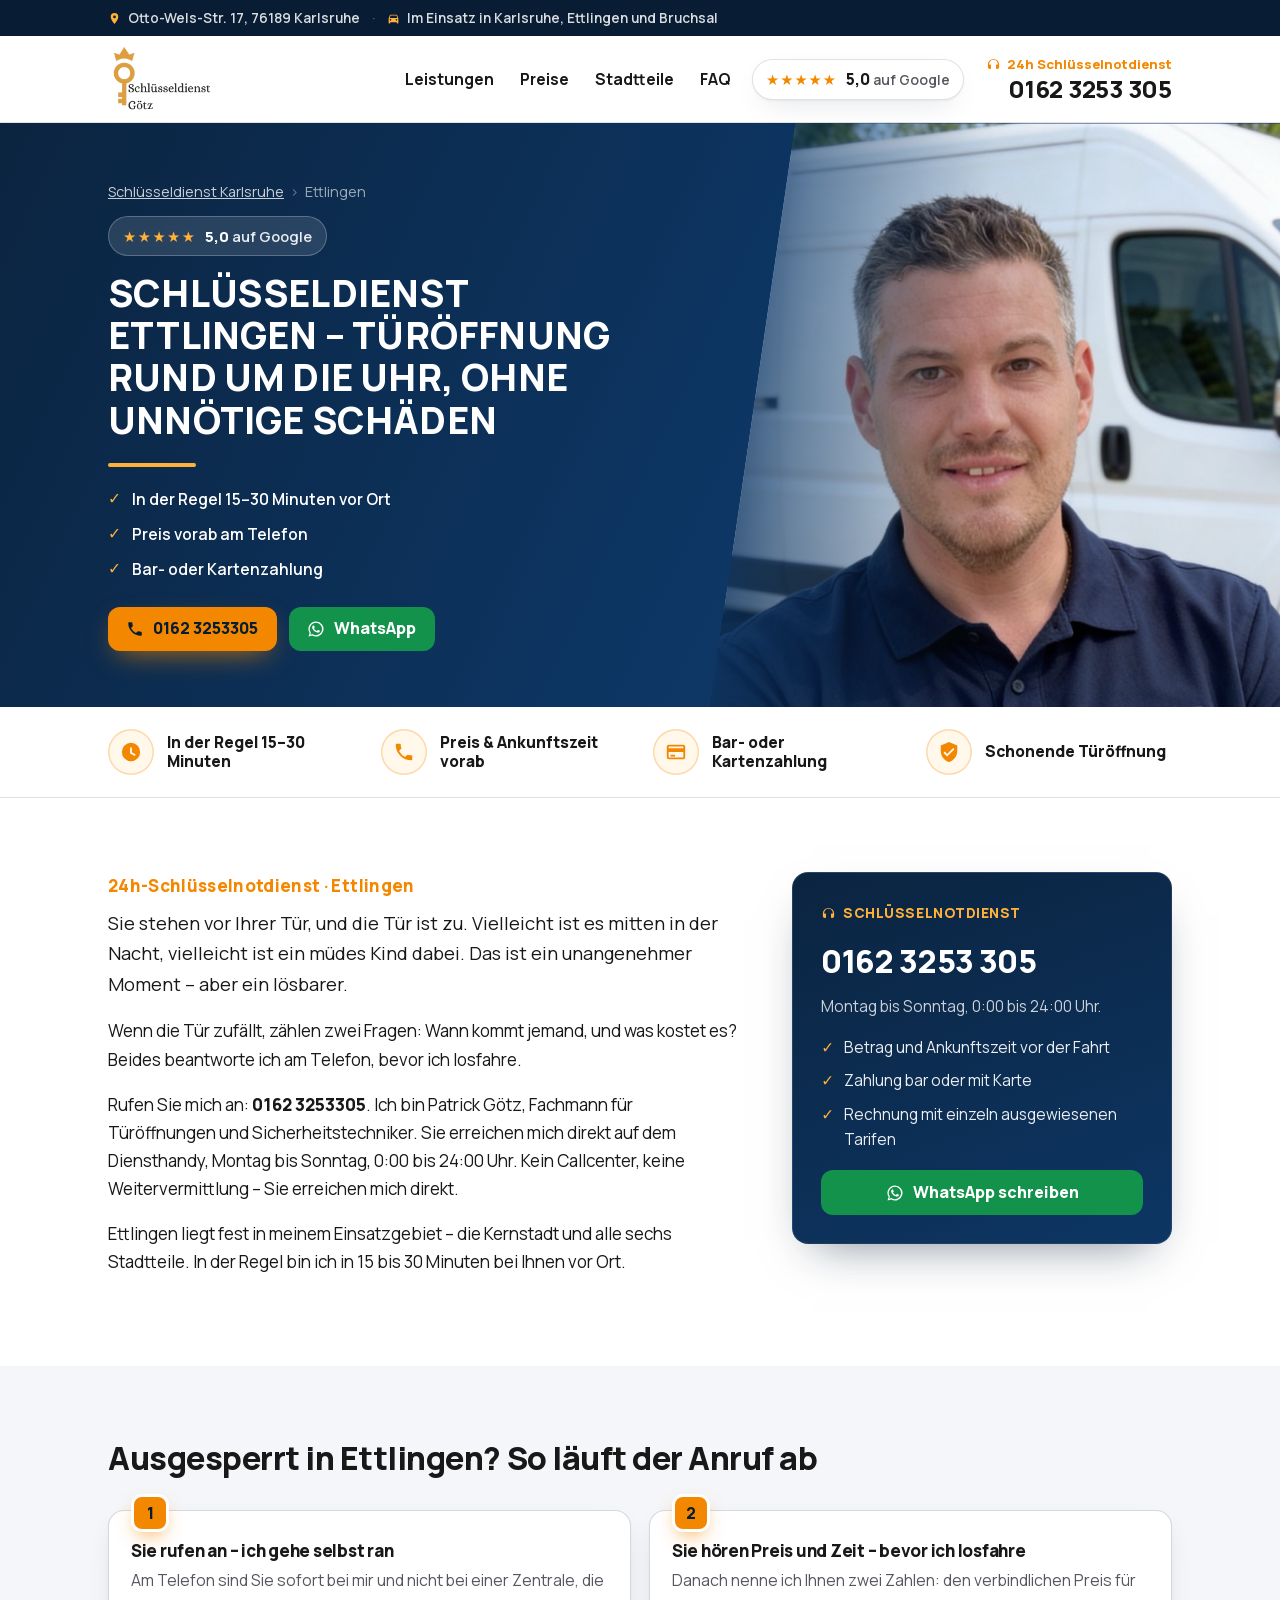
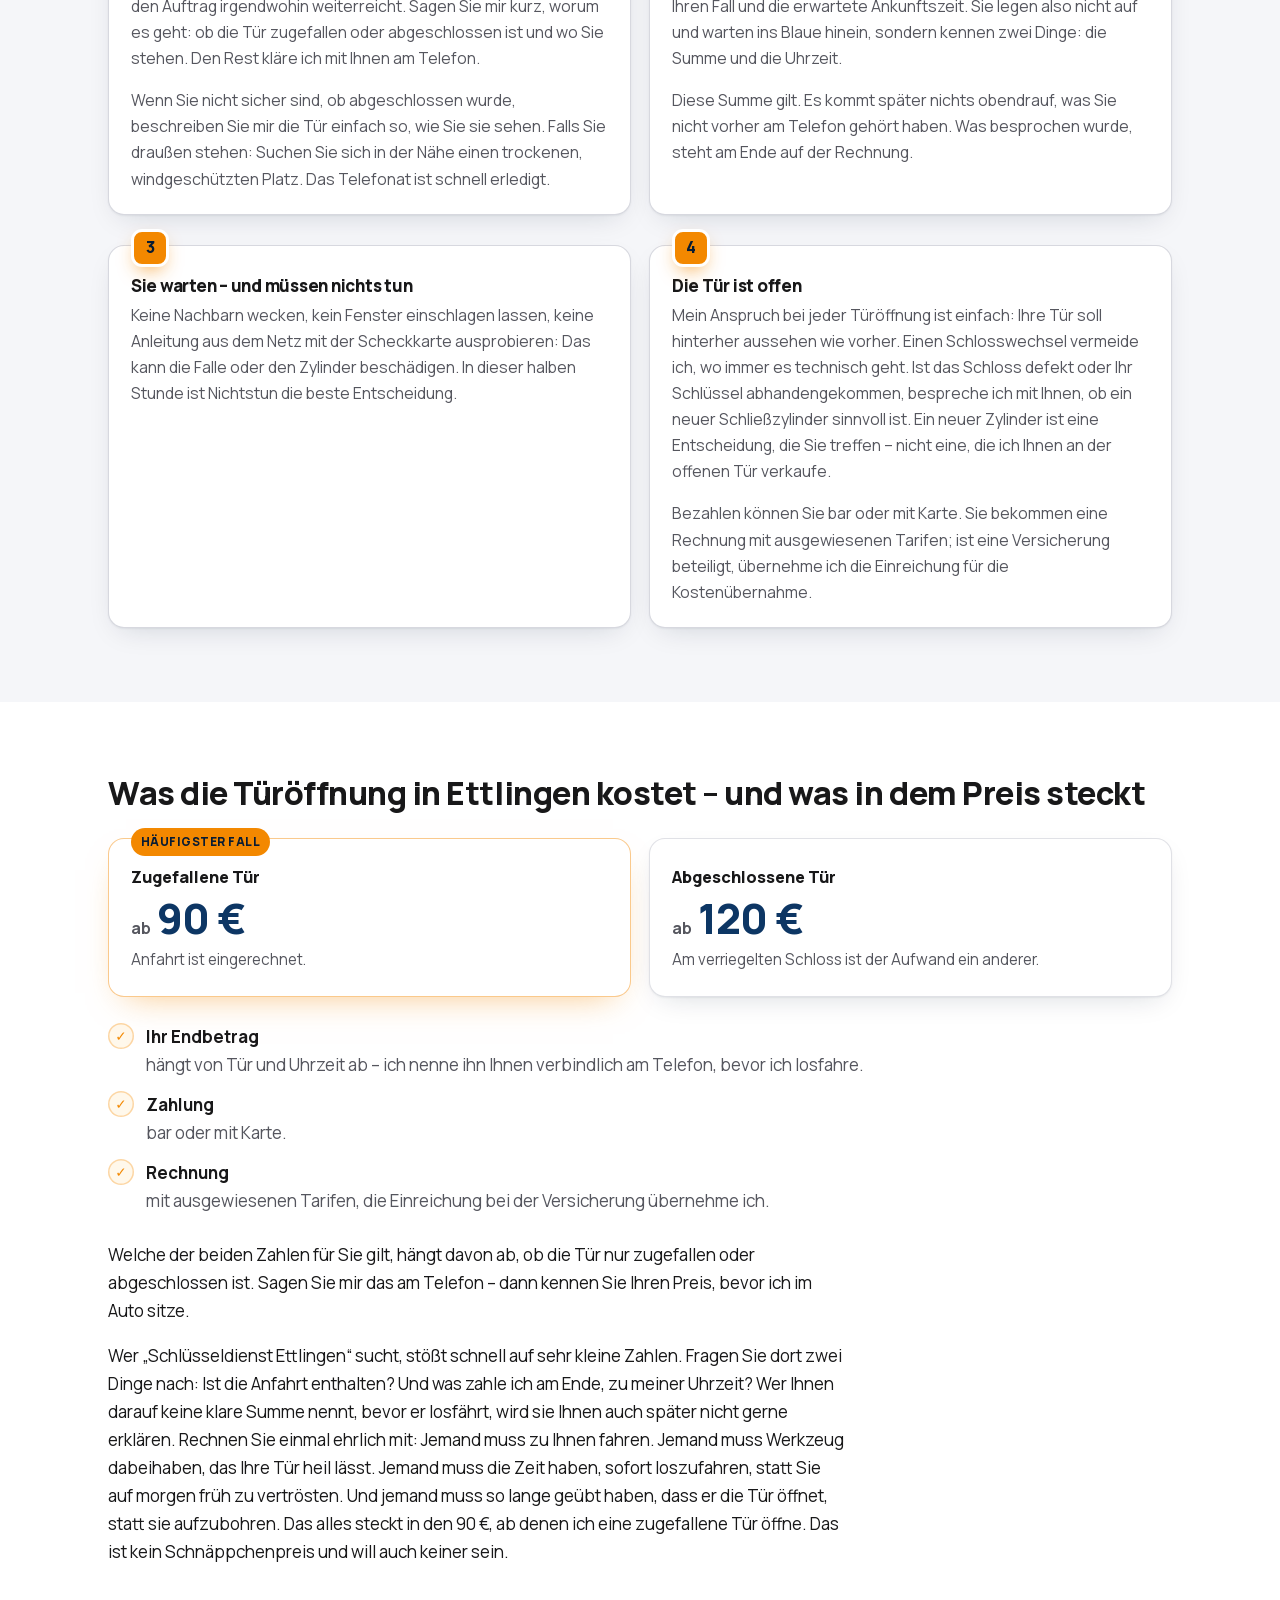
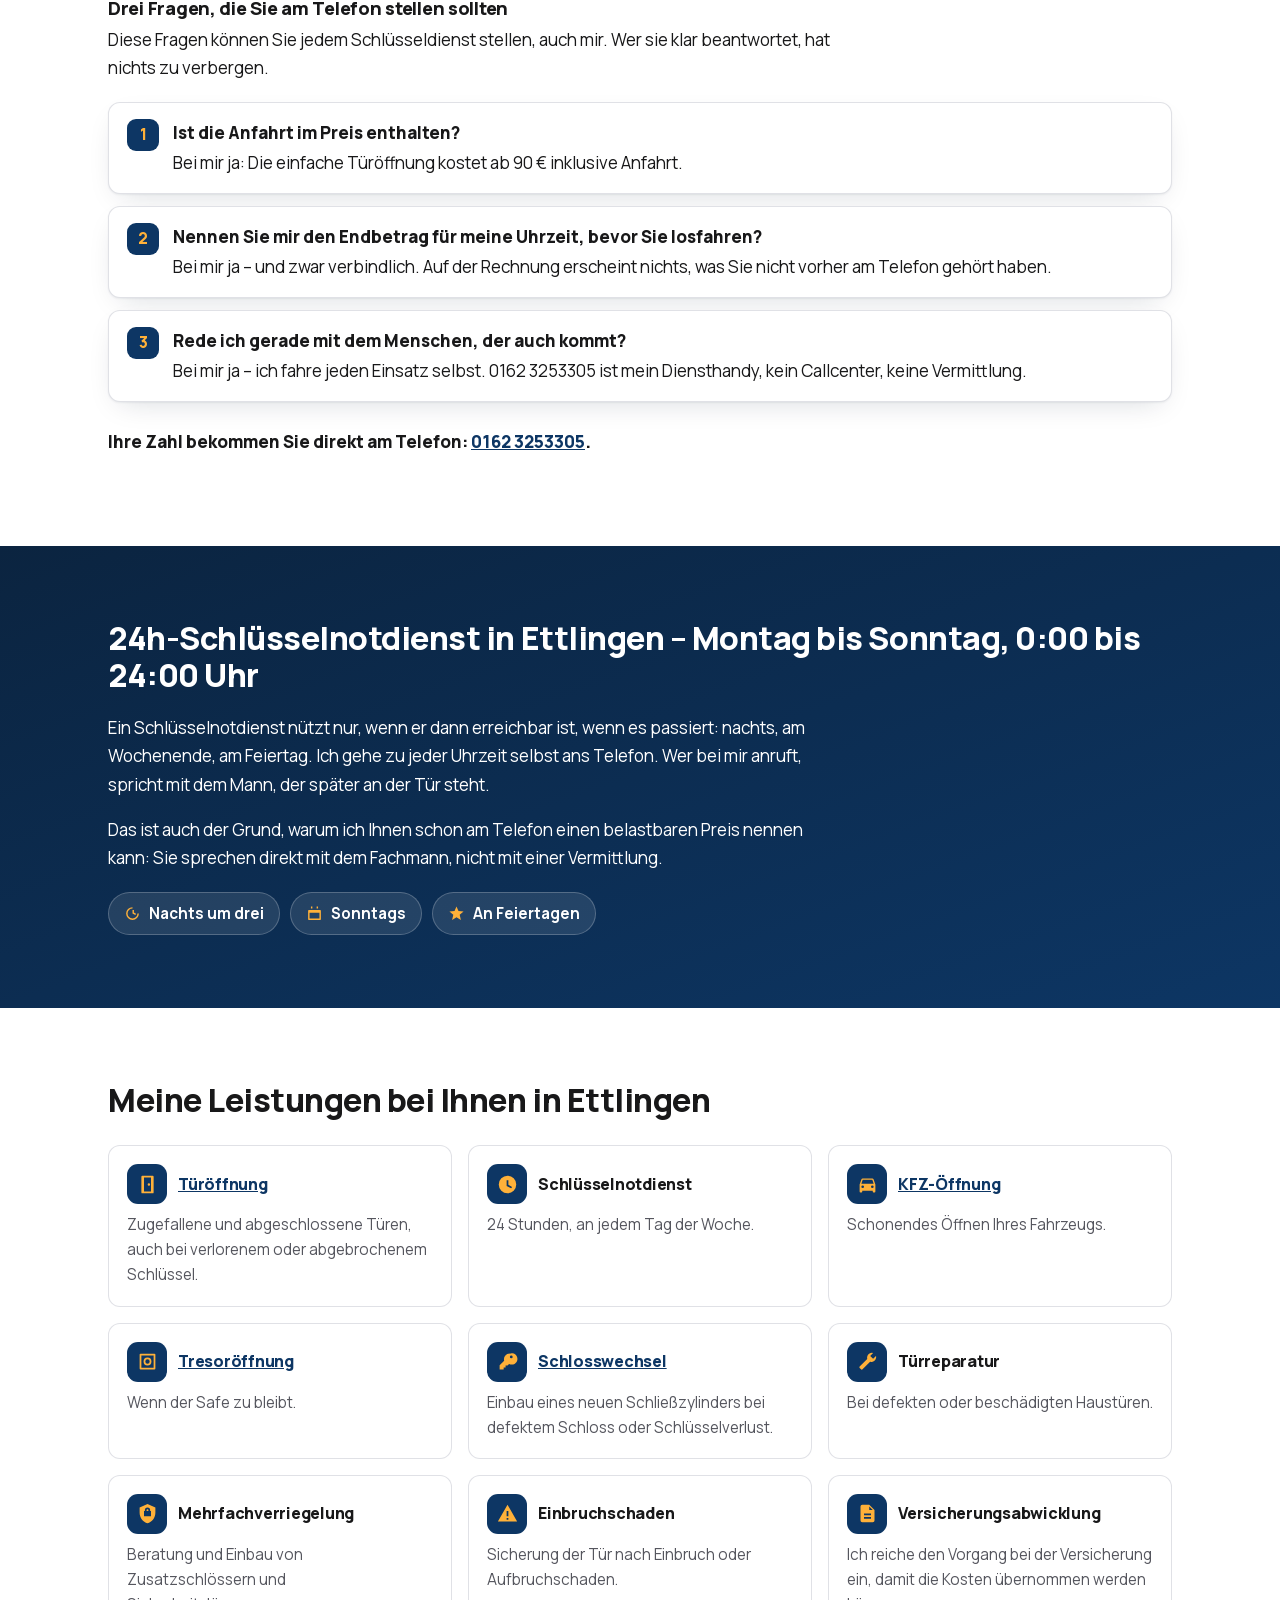
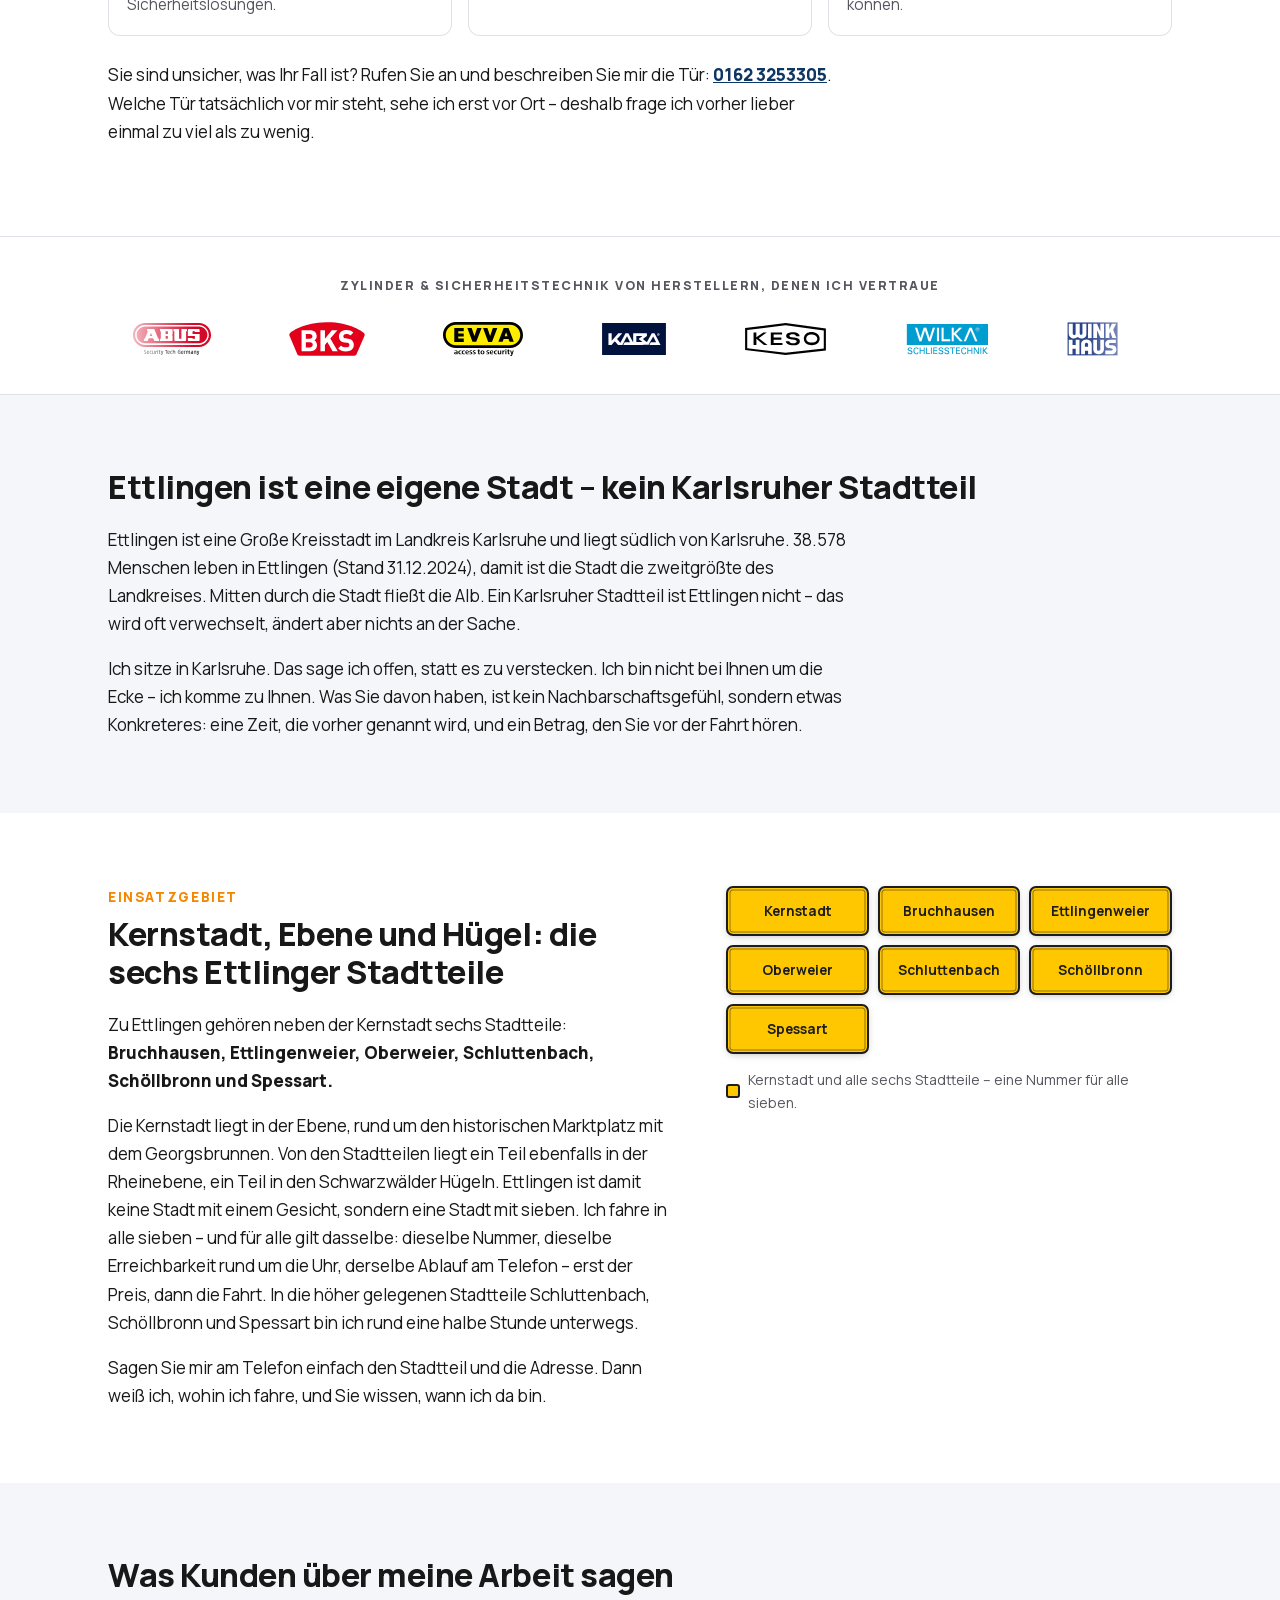
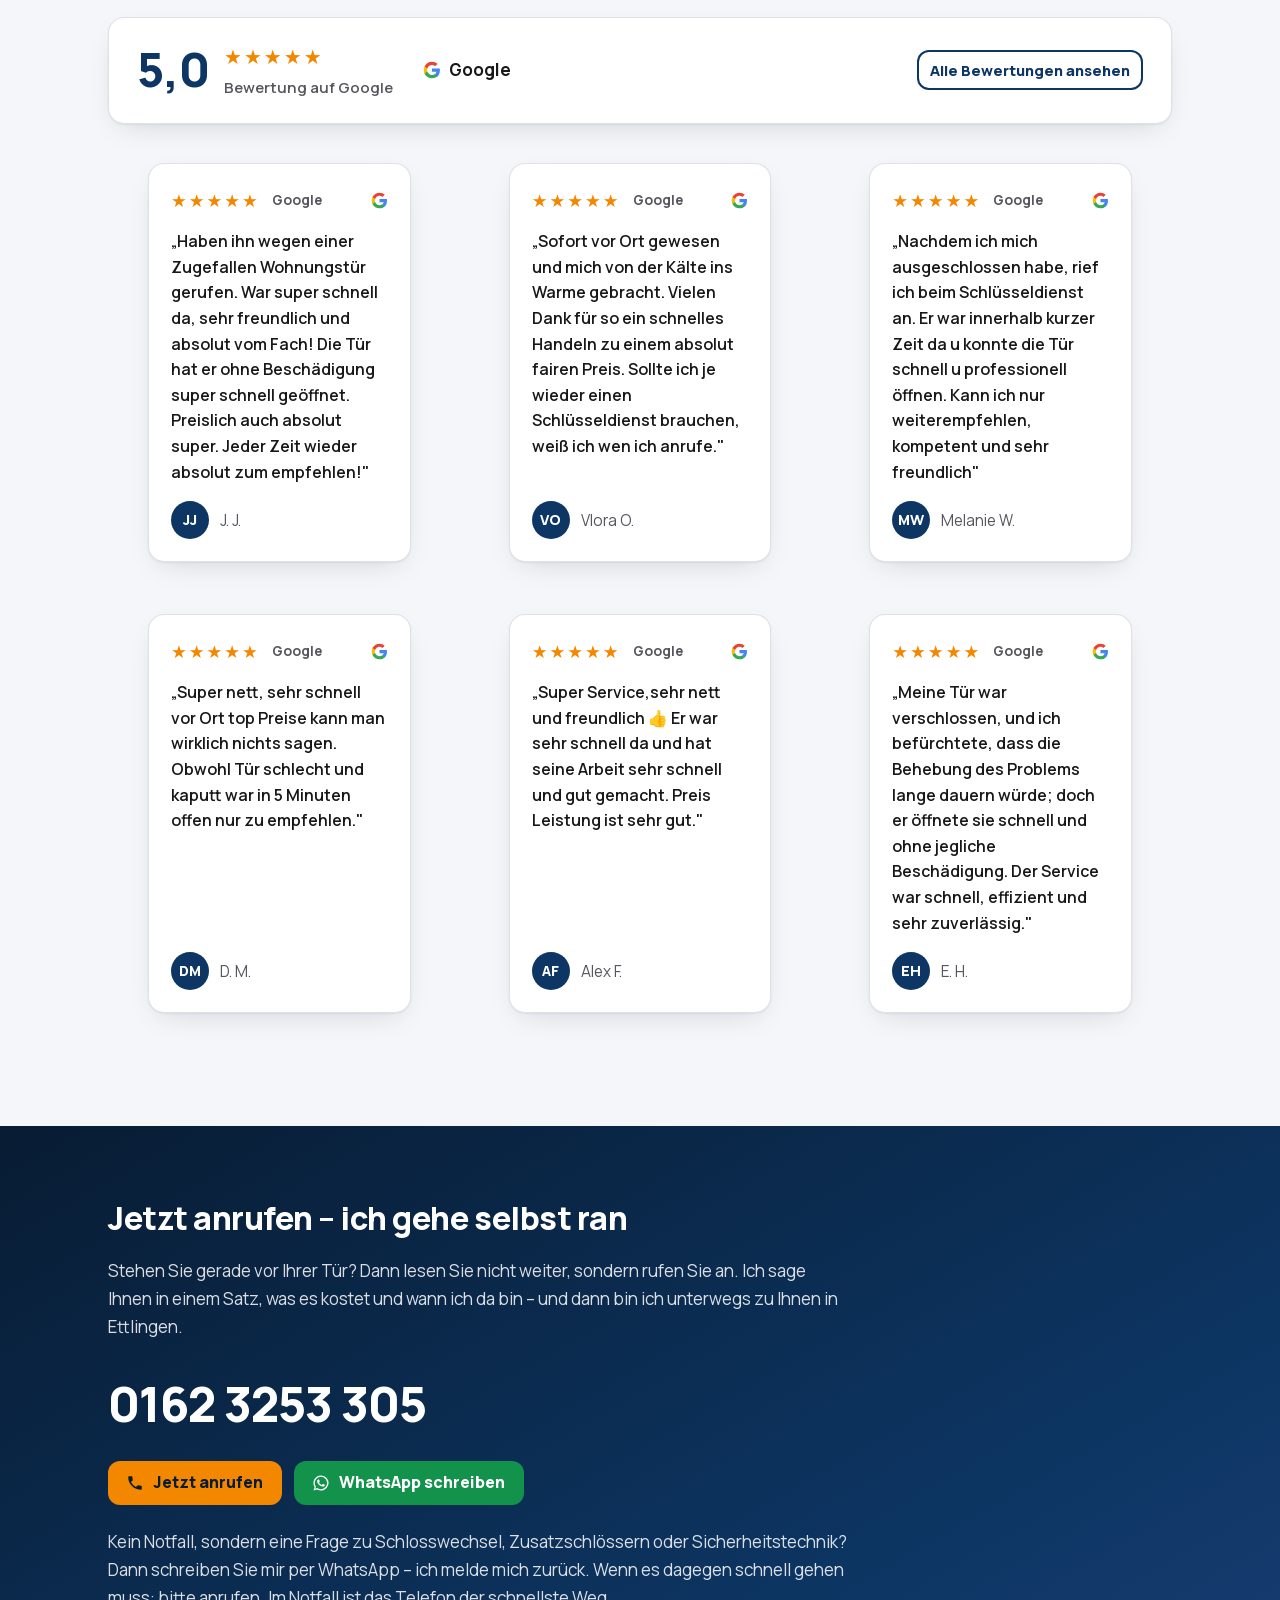
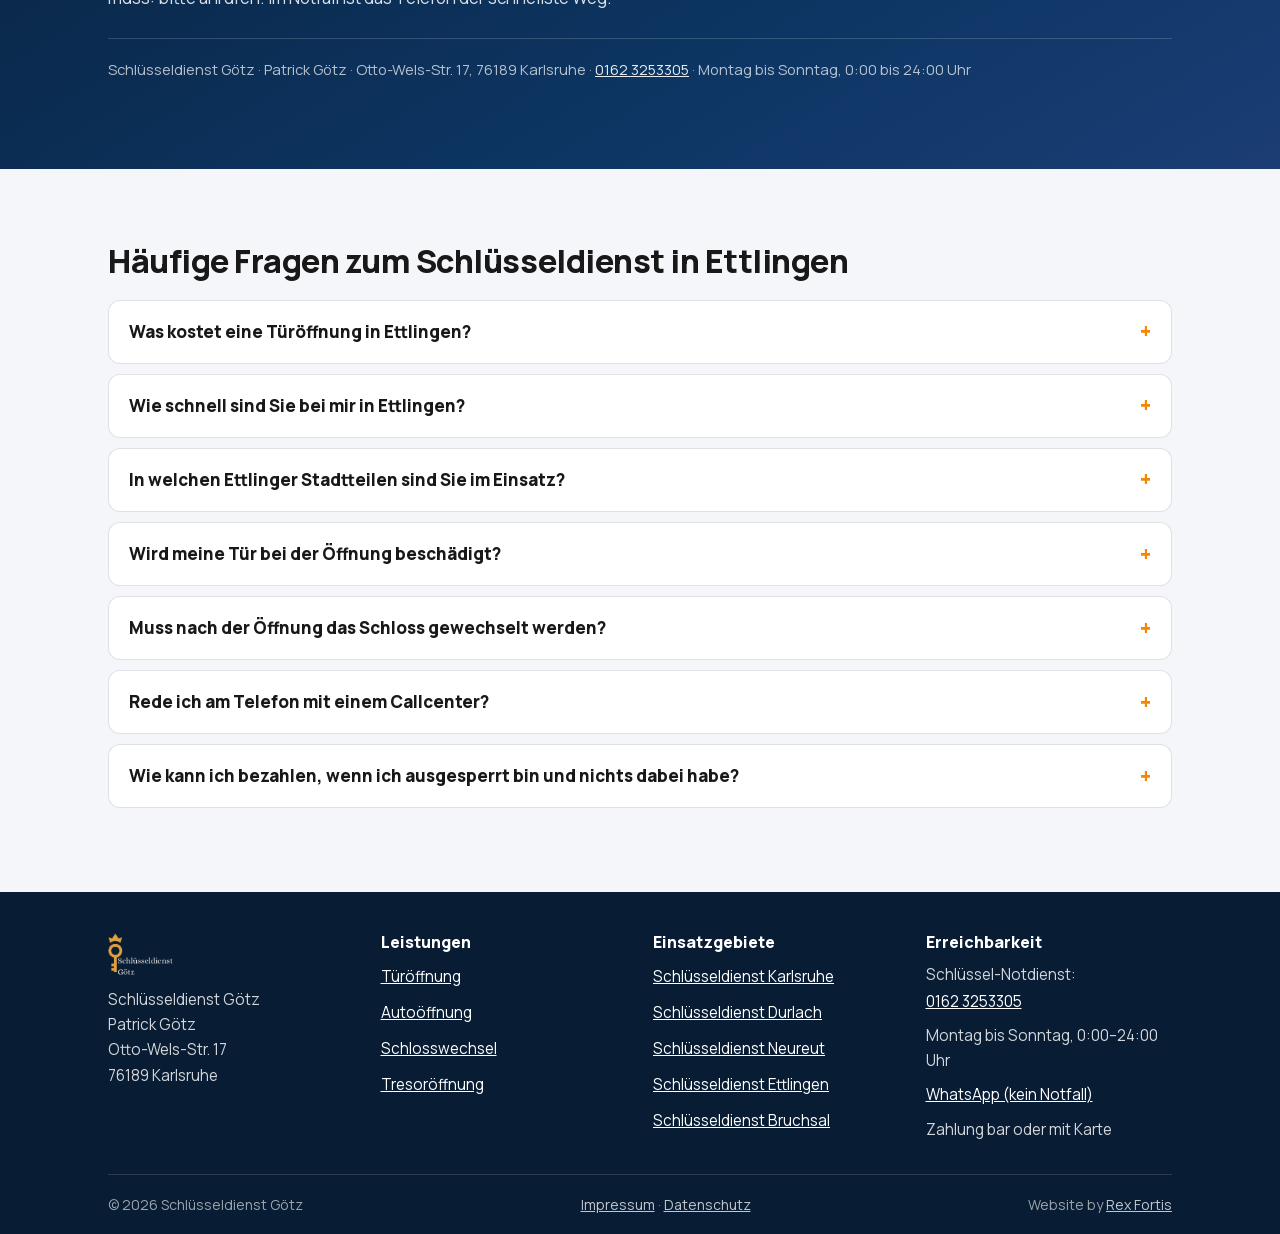
<file: schluesseldienst-ettlingen/index.html>
<!DOCTYPE html>
<html lang="de">
<head>
<meta charset="utf-8">
<meta name="viewport" content="width=device-width, initial-scale=1">
<meta name="robots" content="noindex,nofollow">
<title>Schlüsseldienst Ettlingen – 24h Türöffnung ab 90 €</title>
<meta name="description" content="Ausgesperrt in Ettlingen? Ich öffne Ihre Tür schonend, in 15–30 Minuten bei Ihnen. Zugefallene Tür ab 90 € inkl. Anfahrt. Anruf: 0162 3253305.">
<link rel="canonical" href="https://cesurd.github.io/schluesseldienst-goetz/schluesseldienst-ettlingen/">
<meta name="theme-color" content="#0b2440">
<link rel="icon" href="../assets/img/favicon-48.png?v=155942" sizes="48x48" type="image/png">
<link rel="icon" href="../assets/img/favicon-96.png?v=155942" sizes="96x96" type="image/png">
<link rel="icon" href="../assets/img/favicon-192.png?v=155942" sizes="192x192" type="image/png">
<link rel="apple-touch-icon" href="../assets/img/favicon-180.png?v=103849">
<link rel="preload" href="../assets/fonts/manrope-var.woff2" as="font" type="font/woff2" crossorigin>
<link rel="stylesheet" href="../assets/css/styles.css?v=114152">
<meta property="og:locale" content="de_DE">
<meta property="og:type" content="website">
<meta property="og:site_name" content="Schlüsseldienst Götz">
<meta property="og:title" content="Schlüsseldienst Ettlingen – 24h Türöffnung ab 90 €">
<meta property="og:description" content="Ausgesperrt in Ettlingen? Ich öffne Ihre Tür schonend, in 15–30 Minuten bei Ihnen. Zugefallene Tür ab 90 € inkl. Anfahrt. Anruf: 0162 3253305.">
<meta property="og:url" content="https://cesurd.github.io/schluesseldienst-goetz/schluesseldienst-ettlingen/">
<meta property="og:image" content="https://cesurd.github.io/schluesseldienst-goetz/assets/img/og-image.jpg">
<meta property="og:image:width" content="1200">
<meta property="og:image:height" content="630">
<meta property="og:image:alt" content="Schlüsseldienst Götz – 24h Türöffnung">
<meta name="twitter:card" content="summary_large_image">
<script type="application/ld+json">
{
  "@context": "https://schema.org",
  "@type": "Locksmith",
  "@id": "https://cesurd.github.io/schluesseldienst-goetz/#business",
  "name": "Schlüsseldienst Götz",
  "url": "https://cesurd.github.io/schluesseldienst-goetz/schluesseldienst-ettlingen/",
  "image": "https://cesurd.github.io/schluesseldienst-goetz/assets/img/patrick-goetz-960.jpg",
  "telephone": "+491623253305",
  "founder": { "@type": "Person", "name": "Patrick Götz" },
  "address": {
    "@type": "PostalAddress",
    "streetAddress": "Otto-Wels-Str. 17",
    "postalCode": "76189",
    "addressLocality": "Karlsruhe",
    "addressCountry": "DE"
  },
  "openingHoursSpecification": [{
    "@type": "OpeningHoursSpecification",
    "dayOfWeek": ["Monday","Tuesday","Wednesday","Thursday","Friday","Saturday","Sunday"],
    "opens": "00:00",
    "closes": "23:59"
  }],
  "areaServed": [
    { "@type": "City", "name": "Ettlingen" },
    { "@type": "Place", "name": "Bruchhausen (Ettlingen)" },
    { "@type": "Place", "name": "Ettlingenweier" },
    { "@type": "Place", "name": "Oberweier (Ettlingen)" },
    { "@type": "Place", "name": "Schluttenbach" },
    { "@type": "Place", "name": "Schöllbronn" },
    { "@type": "Place", "name": "Spessart (Ettlingen)" }
  ],
  "priceRange": "Türöffnung ab 90 €"
}
</script>
<script type="application/ld+json">
{
  "@context": "https://schema.org",
  "@type": "FAQPage",
  "mainEntity": [
    {
      "@type": "Question",
      "name": "Was kostet eine Türöffnung in Ettlingen?",
      "acceptedAnswer": { "@type": "Answer", "text": "Eine zugefallene Tür öffne ich ab 90 €, eine abgeschlossene Tür ab 120 €. Die Anfahrt ist bei der einfachen Türöffnung bereits enthalten. Was Sie am Ende zahlen, hängt von Ihrer Tür und der Uhrzeit ab – den verbindlichen Endbetrag für Ihren Fall nenne ich Ihnen vor dem Einsatz am Telefon, nicht erst danach." }
    },
    {
      "@type": "Question",
      "name": "Wie schnell sind Sie bei mir in Ettlingen?",
      "acceptedAnswer": { "@type": "Answer", "text": "In der Regel bin ich in 15 bis 30 Minuten bei Ihnen vor Ort. Die erwartete Ankunftszeit nenne ich Ihnen direkt am Telefon, damit Sie wissen, woran Sie sind." }
    },
    {
      "@type": "Question",
      "name": "In welchen Ettlinger Stadtteilen sind Sie im Einsatz?",
      "acceptedAnswer": { "@type": "Answer", "text": "In der Kernstadt und in allen sechs Stadtteilen: Bruchhausen, Ettlingenweier, Oberweier, Schluttenbach, Schöllbronn und Spessart. Nennen Sie mir am Telefon einfach Ihren Stadtteil und die Adresse – dann sage ich Ihnen sofort, wann ich bei Ihnen bin." }
    },
    {
      "@type": "Question",
      "name": "Wird meine Tür bei der Öffnung beschädigt?",
      "acceptedAnswer": { "@type": "Answer", "text": "Mein Anspruch ist die Öffnung ohne Schäden – Ihre Tür soll hinterher aussehen wie vorher. Einen Schlosswechsel vermeide ich, wo immer es technisch möglich ist." }
    },
    {
      "@type": "Question",
      "name": "Muss nach der Öffnung das Schloss gewechselt werden?",
      "acceptedAnswer": { "@type": "Answer", "text": "Nicht automatisch. Ein neuer Schließzylinder ist vor allem dann sinnvoll, wenn ein Schlüssel verloren gegangen ist oder das Schloss defekt ist. Wenn Ihre Tür beschädigt ist oder Sie über Zusatzschlösser und eine Mehrfachverriegelung nachdenken, bespreche ich das mit Ihnen vor Ort. Entschieden wird das von Ihnen, nicht an der offenen Tür von mir." }
    },
    {
      "@type": "Question",
      "name": "Rede ich am Telefon mit einem Callcenter?",
      "acceptedAnswer": { "@type": "Answer", "text": "Nein. 0162 3253305 ist mein Diensthandy. Sie sprechen direkt mit mir, Patrick Götz – und ich bin auch derjenige, der zu Ihnen kommt. Erreichbar bin ich Montag bis Sonntag von 0:00 bis 24:00 Uhr." }
    },
    {
      "@type": "Question",
      "name": "Wie kann ich bezahlen, wenn ich ausgesperrt bin und nichts dabei habe?",
      "acceptedAnswer": { "@type": "Answer", "text": "Barzahlung und Kartenzahlung sind beide möglich. Sagen Sie mir am Telefon einfach, was Ihnen lieber ist. Sie erhalten eine Rechnung mit ausgewiesenen Tarifen; ist eine Versicherung beteiligt, übernehme ich die Einreichung für die Kostenübernahme." }
    }
  ]
}
</script>
</head>
<body>
<a class="skip" href="#main">Zum Inhalt springen</a>

<div class="topbar">
  <div class="wrap">
    <span class="tb-item">
      <svg width="13" height="13" viewBox="0 0 24 24" fill="currentColor" aria-hidden="true"><path d="M12 2a7 7 0 0 0-7 7c0 5.25 7 13 7 13s7-7.75 7-13a7 7 0 0 0-7-7Zm0 9.5A2.5 2.5 0 1 1 14.5 9 2.5 2.5 0 0 1 12 11.5Z"/></svg>
      Otto-Wels-Str. 17, 76189 Karlsruhe
    </span>
    <span class="tb-sep" aria-hidden="true">·</span>
    <span class="tb-item tb-area">
      <svg width="13" height="13" viewBox="0 0 24 24" fill="currentColor" aria-hidden="true"><path d="M18.9 6c-.2-.6-.8-1-1.4-1h-11c-.7 0-1.2.4-1.4 1L3 12v8a1 1 0 0 0 1 1h1a1 1 0 0 0 1-1v-1h12v1a1 1 0 0 0 1 1h1a1 1 0 0 0 1-1v-8l-2.1-6ZM6.5 16A1.5 1.5 0 1 1 8 14.5 1.5 1.5 0 0 1 6.5 16Zm11 0a1.5 1.5 0 1 1 1.5-1.5 1.5 1.5 0 0 1-1.5 1.5ZM5 11l1.5-4.5h11L19 11Z"/></svg>
      Im Einsatz in Karlsruhe, Ettlingen und Bruchsal
    </span>
  </div>
</div>
<header class="header">
  <div class="wrap header__in">
    <a class="header__logo" href="../" aria-label="Schlüsseldienst Götz – Startseite">
      <img src="../assets/img/logo-dunkel.png" alt="Schlüsseldienst Götz" width="252" height="97">
    </a>
    <input class="mnav__toggle" type="checkbox" id="mnav-toggle" aria-label="Menü öffnen und schließen">
    <label class="mnav__btn" for="mnav-toggle">
      <svg class="ic-burger" width="22" height="22" viewBox="0 0 24 24" fill="none" stroke="currentColor" stroke-width="2.2" stroke-linecap="round" aria-hidden="true"><path d="M4 7h16M4 12h16M4 17h16"/></svg>
      <svg class="ic-x" width="22" height="22" viewBox="0 0 24 24" fill="none" stroke="currentColor" stroke-width="2.2" stroke-linecap="round" aria-hidden="true"><path d="M6 6l12 12M18 6L6 18"/></svg>
    </label>
    <nav class="header__nav" aria-label="Hauptnavigation">
      <a href="#leistungen">Leistungen</a>
      <a href="#preise">Preise</a>
      <a href="#stadtteile">Stadtteile</a>
      <a href="#faq">FAQ</a>
    </nav>
    <a class="header__rating" href="https://www.google.com/maps?cid=4813255652723528728"
       target="_blank" rel="noopener nofollow" aria-label="Bewertung 5,0 von 5 auf Google – Rezensionen ansehen">
      <span class="hr-stars" aria-hidden="true">★★★★★</span>
      <span class="hr-text"><b>5,0</b> auf Google</span>
    </a>
    <div class="header__call">
      <span class="hc-label">
        <svg width="15" height="15" viewBox="0 0 24 24" fill="currentColor" aria-hidden="true"><path d="M12 3a9 9 0 0 0-9 9v4a3 3 0 0 0 3 3h1a1 1 0 0 0 1-1v-5a1 1 0 0 0-1-1H5v-.5a7 7 0 0 1 14 0v.5h-2a1 1 0 0 0-1 1v5a1 1 0 0 0 1 1h1a3 3 0 0 0 3-3v-4a9 9 0 0 0-9-9Z"/></svg>
        24h Schlüsselnotdienst
      </span>
      <a class="hc-num" href="tel:+491623253305">0162 3253 305</a>
    </div>
  </div>
</header>

<main id="main">

  <section class="hero hero--split">
   <div class="wrap hero__grid">
    <div class="hero__body">
      <nav class="crumbs crumbs--hero" aria-label="Brotkrumen">
        <a href="../">Schlüsseldienst Karlsruhe</a><span class="sep">›</span><span>Ettlingen</span>
      </nav>
      <p class="hero__rating">
        <span class="hr-stars" aria-hidden="true">★★★★★</span>
        <span><b>5,0</b> auf Google</span>
      </p>
      <h1>Schlüsseldienst Ettlingen – Türöffnung rund um die Uhr, ohne unnötige&nbsp;Schäden</h1>
      <div class="hero__bar" aria-hidden="true"></div>
      <ul class="hero__punch">
        <li><span class="tick">✓</span> In der Regel 15–30 Minuten vor Ort</li>
        <li><span class="tick">✓</span> Preis vorab am Telefon</li>
        <li><span class="tick">✓</span> Bar- oder Kartenzahlung</li>
      </ul>
      <div class="cta-row">
        <a class="btn btn--call" href="tel:+491623253305">
          <svg width="18" height="18" viewBox="0 0 24 24" fill="currentColor" aria-hidden="true"><path d="M6.62 10.79a15.05 15.05 0 0 0 6.59 6.59l2.2-2.2a1 1 0 0 1 1.02-.24 11.36 11.36 0 0 0 3.57.57 1 1 0 0 1 1 1V20a1 1 0 0 1-1 1A17 17 0 0 1 3 4a1 1 0 0 1 1-1h3.5a1 1 0 0 1 1 1 11.36 11.36 0 0 0 .57 3.57 1 1 0 0 1-.25 1.02Z"/></svg>
          0162 3253305
        </a>
        <a class="btn btn--wa" href="https://wa.me/491623253305" rel="noopener">
          <svg width="18" height="18" viewBox="0 0 24 24" fill="currentColor" aria-hidden="true"><path d="M12 2a10 10 0 0 0-8.5 15.3L2 22l4.9-1.4A10 10 0 1 0 12 2Zm0 18.2c-1.6 0-3.1-.4-4.4-1.2l-.3-.2-2.9.8.8-2.8-.2-.3A8.2 8.2 0 1 1 12 20.2Zm4.6-6.1c-.3-.1-1.5-.7-1.7-.8-.2-.1-.4-.1-.6.1-.2.3-.7.8-.8 1-.1.2-.3.2-.6.1a6.8 6.8 0 0 1-2-1.2 7.5 7.5 0 0 1-1.4-1.7c-.1-.3 0-.4.1-.6l.4-.5c.1-.2.2-.3.3-.5v-.5c-.1-.1-.6-1.4-.8-1.9-.2-.5-.4-.4-.6-.4h-.5c-.2 0-.5.1-.7.3-.2.3-.9.9-.9 2.1s.9 2.4 1 2.6c.1.2 1.8 2.8 4.3 3.9.6.3 1.1.4 1.5.6.6.2 1.2.2 1.6.1.5-.1 1.5-.6 1.7-1.2.2-.6.2-1.1.2-1.2-.1-.1-.3-.2-.5-.3Z"/></svg>
          WhatsApp
        </a>
      </div>
    </div>
    <figure class="hero__photo">
      <img src="../assets/img/patrick-goetz-1600.jpg"
           srcset="../assets/img/patrick-goetz-960.jpg 960w, ../assets/img/patrick-goetz-1600.jpg 1600w"
           sizes="(max-width: 760px) 100vw, 46vw"
           width="1600" height="1197" fetchpriority="high"
           alt="Patrick Götz vor seinem Einsatzfahrzeug">
    </figure>
   </div>
  </section>

  <div class="badge-strip">
    <div class="wrap">
      <div class="bs-item">
        <span class="bs-ico"><svg width="22" height="22" viewBox="0 0 24 24" fill="currentColor" aria-hidden="true"><path d="M12 2a10 10 0 1 0 10 10A10 10 0 0 0 12 2Zm4.2 14.4L11 13.7V7h2v5.3l4.2 2.5Z"/></svg></span>
        In der Regel 15–30 Minuten
      </div>
      <div class="bs-item">
        <span class="bs-ico"><svg width="22" height="22" viewBox="0 0 24 24" fill="currentColor" aria-hidden="true"><path d="M6.62 10.79a15.05 15.05 0 0 0 6.59 6.59l2.2-2.2a1 1 0 0 1 1.02-.24 11.36 11.36 0 0 0 3.57.57 1 1 0 0 1 1 1V20a1 1 0 0 1-1 1A17 17 0 0 1 3 4a1 1 0 0 1 1-1h3.5a1 1 0 0 1 1 1 11.36 11.36 0 0 0 .57 3.57 1 1 0 0 1-.25 1.02Z"/></svg></span>
        Preis &amp; Ankunftszeit vorab
      </div>
      <div class="bs-item">
        <span class="bs-ico"><svg width="22" height="22" viewBox="0 0 24 24" fill="currentColor" aria-hidden="true"><path d="M20 4H4a2 2 0 0 0-2 2v12a2 2 0 0 0 2 2h16a2 2 0 0 0 2-2V6a2 2 0 0 0-2-2Zm0 4H4V6h16Zm0 10H4v-6h16Z"/><path d="M6 15h5v2H6z"/></svg></span>
        Bar- oder Kartenzahlung
      </div>
      <div class="bs-item">
        <span class="bs-ico"><svg width="22" height="22" viewBox="0 0 24 24" fill="currentColor" aria-hidden="true"><path d="M12 1 3 5v6c0 5.55 3.84 10.74 9 12 5.16-1.26 9-6.45 9-12V5Zm-2 16-4-4 1.41-1.41L10 14.17l6.59-6.59L18 9Z"/></svg></span>
        Schonende Türöffnung
      </div>
    </div>
  </div>

  <section class="section intro">
    <div class="wrap intro__in">
      <div>
        <p class="intro__eyebrow">24h-Schlüsselnotdienst · Ettlingen</p>
        <p class="lead">Sie stehen vor Ihrer Tür, und die Tür ist zu. Vielleicht ist es mitten in der Nacht, vielleicht ist ein müdes Kind dabei. Das ist ein unangenehmer Moment – aber ein lösbarer.</p>
        <p>Wenn die Tür zufällt, zählen zwei Fragen: Wann kommt jemand, und was kostet es? Beides beantworte ich am Telefon, bevor ich losfahre.</p>
        <p>Rufen Sie mich an: <strong>0162&nbsp;3253305</strong>. Ich bin Patrick Götz, Fachmann für Türöffnungen und Sicherheitstechniker. Sie erreichen mich direkt auf dem Diensthandy, Montag bis Sonntag, 0:00 bis 24:00 Uhr. Kein Callcenter, keine Weitervermittlung – Sie erreichen mich direkt.</p>
        <p>Ettlingen liegt fest in meinem Einsatzgebiet – die Kernstadt und alle sechs Stadtteile. In der Regel bin ich in 15 bis 30 Minuten bei Ihnen vor Ort.</p>
      </div>
      <aside class="callcard" aria-label="Direktkontakt">
        <span class="cc-eyebrow">
          <svg width="15" height="15" viewBox="0 0 24 24" fill="currentColor" aria-hidden="true"><path d="M12 3a9 9 0 0 0-9 9v4a3 3 0 0 0 3 3h1a1 1 0 0 0 1-1v-5a1 1 0 0 0-1-1H5v-.5a7 7 0 0 1 14 0v.5h-2a1 1 0 0 0-1 1v5a1 1 0 0 0 1 1h1a3 3 0 0 0 3-3v-4a9 9 0 0 0-9-9Z"/></svg>
          Schlüsselnotdienst
        </span>
        <a class="cc-num" href="tel:+491623253305">0162 3253 305</a>
        <p class="cc-sub">Montag bis Sonntag, 0:00 bis 24:00 Uhr.</p>
        <ul class="cc-facts">
          <li><span class="tick">✓</span> Betrag und Ankunftszeit vor der Fahrt</li>
          <li><span class="tick">✓</span> Zahlung bar oder mit Karte</li>
          <li><span class="tick">✓</span> Rechnung mit einzeln ausgewiesenen Tarifen</li>
        </ul>
        <a class="btn btn--wa" href="https://wa.me/491623253305" rel="noopener">
          <svg width="18" height="18" viewBox="0 0 24 24" fill="currentColor" aria-hidden="true"><path d="M12 2a10 10 0 0 0-8.5 15.3L2 22l4.9-1.4A10 10 0 1 0 12 2Zm0 18.2c-1.6 0-3.1-.4-4.4-1.2l-.3-.2-2.9.8.8-2.8-.2-.3A8.2 8.2 0 1 1 12 20.2Zm4.6-6.1c-.3-.1-1.5-.7-1.7-.8-.2-.1-.4-.1-.6.1-.2.3-.7.8-.8 1-.1.2-.3.2-.6.1a6.8 6.8 0 0 1-2-1.2 7.5 7.5 0 0 1-1.4-1.7c-.1-.3 0-.4.1-.6l.4-.5c.1-.2.2-.3.3-.5v-.5c-.1-.1-.6-1.4-.8-1.9-.2-.5-.4-.4-.6-.4h-.5c-.2 0-.5.1-.7.3-.2.3-.9.9-.9 2.1s.9 2.4 1 2.6c.1.2 1.8 2.8 4.3 3.9.6.3 1.1.4 1.5.6.6.2 1.2.2 1.6.1.5-.1 1.5-.6 1.7-1.2.2-.6.2-1.1.2-1.2-.1-.1-.3-.2-.5-.3Z"/></svg>
          WhatsApp schreiben
        </a>
      </aside>
    </div>
  </section>

  <section class="section section--soft">
    <div class="wrap">
      <h2>Ausgesperrt in Ettlingen? So läuft der Anruf ab</h2>
      <div class="flow flow--2" style="margin-top:2rem;">
        <article class="flowstep">
          <span class="flowstep__no" aria-hidden="true">1</span>
          <h3>Sie rufen an – ich gehe selbst ran</h3>
          <p>Am Telefon sind Sie sofort bei mir und nicht bei einer Zentrale, die den Auftrag irgendwohin weiterreicht. Sagen Sie mir kurz, worum es geht: ob die Tür zugefallen oder abgeschlossen ist und wo Sie stehen. Den Rest kläre ich mit Ihnen am Telefon.</p>
          <p>Wenn Sie nicht sicher sind, ob abgeschlossen wurde, beschreiben Sie mir die Tür einfach so, wie Sie sie sehen. Falls Sie draußen stehen: Suchen Sie sich in der Nähe einen trockenen, windgeschützten Platz. Das Telefonat ist schnell erledigt.</p>
        </article>
        <article class="flowstep">
          <span class="flowstep__no" aria-hidden="true">2</span>
          <h3>Sie hören Preis und Zeit – bevor ich losfahre</h3>
          <p>Danach nenne ich Ihnen zwei Zahlen: den verbindlichen Preis für Ihren Fall und die erwartete Ankunftszeit. Sie legen also nicht auf und warten ins Blaue hinein, sondern kennen zwei Dinge: die Summe und die Uhrzeit.</p>
          <p>Diese Summe gilt. Es kommt später nichts obendrauf, was Sie nicht vorher am Telefon gehört haben. Was besprochen wurde, steht am Ende auf der Rechnung.</p>
        </article>
        <article class="flowstep">
          <span class="flowstep__no" aria-hidden="true">3</span>
          <h3>Sie warten – und müssen nichts tun</h3>
          <p>Keine Nachbarn wecken, kein Fenster einschlagen lassen, keine Anleitung aus dem Netz mit der Scheckkarte ausprobieren: Das kann die Falle oder den Zylinder beschädigen. In dieser halben Stunde ist Nichtstun die beste Entscheidung.</p>
        </article>
        <article class="flowstep">
          <span class="flowstep__no" aria-hidden="true">4</span>
          <h3>Die Tür ist offen</h3>
          <p>Mein Anspruch bei jeder Türöffnung ist einfach: Ihre Tür soll hinterher aussehen wie vorher. Einen Schlosswechsel vermeide ich, wo immer es technisch geht. Ist das Schloss defekt oder Ihr Schlüssel abhandengekommen, bespreche ich mit Ihnen, ob ein neuer Schließzylinder sinnvoll ist. Ein neuer Zylinder ist eine Entscheidung, die Sie treffen – nicht eine, die ich Ihnen an der offenen Tür verkaufe.</p>
          <p>Bezahlen können Sie bar oder mit Karte. Sie bekommen eine Rechnung mit ausgewiesenen Tarifen; ist eine Versicherung beteiligt, übernehme ich die Einreichung für die Kostenübernahme.</p>
        </article>
      </div>
    </div>
  </section>

  <section class="section anchor-target" id="preise">
    <div class="wrap">
      <h2>Was die Türöffnung in Ettlingen kostet – und was in dem Preis steckt</h2>
      <div class="prices" style="margin-block:1.6rem;">
        <div class="price price--lead">
          <span class="price__tag">Häufigster Fall</span>
          <span class="price__label">Zugefallene Tür</span>
          <span class="price__val"><span class="pv-ab">ab</span>90&nbsp;€</span>
          <p class="price__note">Anfahrt ist eingerechnet.</p>
        </div>
        <div class="price">
          <span class="price__label">Abgeschlossene Tür</span>
          <span class="price__val"><span class="pv-ab">ab</span>120&nbsp;€</span>
          <p class="price__note">Am verriegelten Schloss ist der Aufwand ein anderer.</p>
        </div>
      </div>
      <ul class="incl" style="margin-block:1rem 1.6rem;">
        <li><span class="ic" aria-hidden="true">✓</span><span><b>Ihr Endbetrag</b><span class="t">hängt von Tür und Uhrzeit ab – ich nenne ihn Ihnen verbindlich am Telefon, bevor ich losfahre.</span></span></li>
        <li><span class="ic" aria-hidden="true">✓</span><span><b>Zahlung</b><span class="t">bar oder mit Karte.</span></span></li>
        <li><span class="ic" aria-hidden="true">✓</span><span><b>Rechnung</b><span class="t">mit ausgewiesenen Tarifen, die Einreichung bei der Versicherung übernehme ich.</span></span></li>
      </ul>
      <div class="prose">
        <p>Welche der beiden Zahlen für Sie gilt, hängt davon ab, ob die Tür nur zugefallen oder abgeschlossen ist. Sagen Sie mir das am Telefon – dann kennen Sie Ihren Preis, bevor ich im Auto sitze.</p>
        <p>Wer „Schlüsseldienst Ettlingen“ sucht, stößt schnell auf sehr kleine Zahlen. Fragen Sie dort zwei Dinge nach: Ist die Anfahrt enthalten? Und was zahle ich am Ende, zu meiner Uhrzeit? Wer Ihnen darauf keine klare Summe nennt, bevor er losfährt, wird sie Ihnen auch später nicht gerne erklären. Rechnen Sie einmal ehrlich mit: Jemand muss zu Ihnen fahren. Jemand muss Werkzeug dabeihaben, das Ihre Tür heil lässt. Jemand muss die Zeit haben, sofort loszufahren, statt Sie auf morgen früh zu vertrösten. Und jemand muss so lange geübt haben, dass er die Tür öffnet, statt sie aufzubohren. Das alles steckt in den 90 €, ab denen ich eine zugefallene Tür öffne. Das ist kein Schnäppchenpreis und will auch keiner sein.</p>
      </div>

      <h3 style="margin-top:2rem;">Drei Fragen, die Sie am Telefon stellen sollten</h3>
      <p class="prose">Diese Fragen können Sie jedem Schlüsseldienst stellen, auch mir. Wer sie klar beantwortet, hat nichts zu verbergen.</p>
      <ol class="numlist" style="margin-block:1.2rem 1.6rem;">
        <li><strong>Ist die Anfahrt im Preis enthalten?</strong> Bei mir ja: Die einfache Türöffnung kostet ab 90 € inklusive Anfahrt.</li>
        <li><strong>Nennen Sie mir den Endbetrag für meine Uhrzeit, bevor Sie losfahren?</strong> Bei mir ja – und zwar verbindlich. Auf der Rechnung erscheint nichts, was Sie nicht vorher am Telefon gehört haben.</li>
        <li><strong>Rede ich gerade mit dem Menschen, der auch kommt?</strong> Bei mir ja – ich fahre jeden Einsatz selbst. 0162 3253305 ist mein Diensthandy, kein Callcenter, keine Vermittlung.</li>
      </ol>
      <p><strong>Ihre Zahl bekommen Sie direkt am Telefon: <a href="tel:+491623253305">0162 3253305</a>.</strong></p>
    </div>
  </section>

  <section class="section section--navy">
    <div class="wrap">
      <h2>24h-Schlüsselnotdienst in Ettlingen – Montag bis Sonntag, 0:00 bis 24:00 Uhr</h2>
      <div class="prose">
        <p>Ein Schlüsselnotdienst nützt nur, wenn er dann erreichbar ist, wenn es passiert: nachts, am Wochenende, am Feiertag. Ich gehe zu jeder Uhrzeit selbst ans Telefon. Wer bei mir anruft, spricht mit dem Mann, der später an der Tür steht.</p>
        <p>Das ist auch der Grund, warum ich Ihnen schon am Telefon einen belastbaren Preis nennen kann: Sie sprechen direkt mit dem Fachmann, nicht mit einer Vermittlung.</p>
      </div>
      <ul class="timechips">
        <li><svg width="17" height="17" viewBox="0 0 24 24" fill="currentColor" aria-hidden="true"><path d="M12 3a9 9 0 1 0 9 9h-2a7 7 0 1 1-7-7Z"/><path d="M12 7v5l4 2 1-1.7-3-1.8V7Z"/></svg> Nachts um drei</li>
        <li><svg width="17" height="17" viewBox="0 0 24 24" fill="currentColor" aria-hidden="true"><path d="M7 2h2v3H7Zm8 0h2v3h-2ZM4 7h16a1 1 0 0 1 1 1v12a1 1 0 0 1-1 1H4a1 1 0 0 1-1-1V8a1 1 0 0 1 1-1Zm1 4v8h14v-8Z"/></svg> Sonntags</li>
        <li><svg width="17" height="17" viewBox="0 0 24 24" fill="currentColor" aria-hidden="true"><path d="M12 2 9.2 8.6 2 9.2l5.5 4.7L5.8 21 12 17.3 18.2 21l-1.7-7.1L22 9.2l-7.2-.6Z"/></svg> An Feiertagen</li>
      </ul>
    </div>
  </section>

  <section class="section anchor-target" id="leistungen">
    <div class="wrap">
      <h2>Meine Leistungen bei Ihnen in Ettlingen</h2>
      <div class="svcgrid" style="margin-block:1.6rem;">
        <article class="svcitem">
          <div class="svcitem__top">
            <span class="svcitem__ico" aria-hidden="true"><svg width="21" height="21" viewBox="0 0 24 24" fill="currentColor"><path d="M6 2h12a1 1 0 0 1 1 1v18a1 1 0 0 1-1 1H6a1 1 0 0 1-1-1V3a1 1 0 0 1 1-1Zm2 2v16h8V4Zm7 8a1.4 1.4 0 1 1-1.4-1.4A1.4 1.4 0 0 1 15 12Z"/></svg></span>
            <h3><a href="../services/tueroeffnung/">Türöffnung</a></h3>
          </div>
          <p>Zugefallene und abgeschlossene Türen, auch bei verlorenem oder abgebrochenem Schlüssel.</p>
        </article>
        <article class="svcitem">
          <div class="svcitem__top">
            <span class="svcitem__ico" aria-hidden="true"><svg width="21" height="21" viewBox="0 0 24 24" fill="currentColor"><path d="M12 2a10 10 0 1 0 10 10A10 10 0 0 0 12 2Zm4.2 14.4L11 13.7V7h2v5.3l4.2 2.5Z"/></svg></span>
            <h3>Schlüsselnotdienst</h3>
          </div>
          <p>24 Stunden, an jedem Tag der Woche.</p>
        </article>
        <article class="svcitem">
          <div class="svcitem__top">
            <span class="svcitem__ico" aria-hidden="true"><svg width="21" height="21" viewBox="0 0 24 24" fill="currentColor"><path d="M18.9 6c-.2-.6-.8-1-1.4-1h-11c-.7 0-1.2.4-1.4 1L3 12v8a1 1 0 0 0 1 1h1a1 1 0 0 0 1-1v-1h12v1a1 1 0 0 0 1 1h1a1 1 0 0 0 1-1v-8l-2.1-6ZM6.5 16A1.5 1.5 0 1 1 8 14.5 1.5 1.5 0 0 1 6.5 16Zm11 0a1.5 1.5 0 1 1 1.5-1.5 1.5 1.5 0 0 1-1.5 1.5ZM5 11l1.5-4.5h11L19 11Z"/></svg></span>
            <h3><a href="../services/autooeffnung/">KFZ-Öffnung</a></h3>
          </div>
          <p>Schonendes Öffnen Ihres Fahrzeugs.</p>
        </article>
        <article class="svcitem">
          <div class="svcitem__top">
            <span class="svcitem__ico" aria-hidden="true"><svg width="21" height="21" viewBox="0 0 24 24" fill="currentColor"><path d="M4 3h16a1 1 0 0 1 1 1v16a1 1 0 0 1-1 1H4a1 1 0 0 1-1-1V4a1 1 0 0 1 1-1Zm1 2v14h14V5Zm7 2.5A4.5 4.5 0 1 1 7.5 12 4.5 4.5 0 0 1 12 7.5Zm0 2A2.5 2.5 0 1 0 14.5 12 2.5 2.5 0 0 0 12 9.5Z"/></svg></span>
            <h3><a href="../services/tresoroeffnung/">Tresoröffnung</a></h3>
          </div>
          <p>Wenn der Safe zu bleibt.</p>
        </article>
        <article class="svcitem">
          <div class="svcitem__top">
            <span class="svcitem__ico" aria-hidden="true"><svg width="21" height="21" viewBox="0 0 24 24" fill="currentColor"><path d="M14.5 3a6.5 6.5 0 0 0-6.3 8.2L3 16.4V21h4.6v-2.2h2.2v-2.2H12l1.8-1.8A6.5 6.5 0 1 0 14.5 3Zm1.8 5.4a1.6 1.6 0 1 1 1.6-1.6 1.6 1.6 0 0 1-1.6 1.6Z"/></svg></span>
            <h3><a href="../services/schlosswechsel/">Schlosswechsel</a></h3>
          </div>
          <p>Einbau eines neuen Schließzylinders bei defektem Schloss oder Schlüsselverlust.</p>
        </article>
        <article class="svcitem">
          <div class="svcitem__top">
            <span class="svcitem__ico" aria-hidden="true"><svg width="21" height="21" viewBox="0 0 24 24" fill="currentColor"><path d="M21.7 5.6 18.4 8.9 15.1 5.6l3.3-3.3a5.5 5.5 0 0 0-6.7 6.7L3.3 17.4a1.6 1.6 0 0 0 0 2.3l1 1a1.6 1.6 0 0 0 2.3 0L15 12.3a5.5 5.5 0 0 0 6.7-6.7Z"/></svg></span>
            <h3>Türreparatur</h3>
          </div>
          <p>Bei defekten oder beschädigten Haustüren.</p>
        </article>
        <article class="svcitem">
          <div class="svcitem__top">
            <span class="svcitem__ico" aria-hidden="true"><svg width="21" height="21" viewBox="0 0 24 24" fill="currentColor"><path d="M12 1 3 5v6c0 5.55 3.84 10.74 9 12 5.16-1.26 9-6.45 9-12V5Zm0 4a3 3 0 0 1 3 3v1h1v6H8v-6h1V8a3 3 0 0 1 3-3Zm0 2a1 1 0 0 0-1 1v1h2V8a1 1 0 0 0-1-1Z"/></svg></span>
            <h3>Mehrfachverriegelung</h3>
          </div>
          <p>Beratung und Einbau von Zusatzschlössern und Sicherheitslösungen.</p>
        </article>
        <article class="svcitem">
          <div class="svcitem__top">
            <span class="svcitem__ico" aria-hidden="true"><svg width="21" height="21" viewBox="0 0 24 24" fill="currentColor"><path d="M12 2 1 21h22ZM11 9h2v6h-2Zm0 8h2v2h-2Z"/></svg></span>
            <h3>Einbruchschaden</h3>
          </div>
          <p>Sicherung der Tür nach Einbruch oder Aufbruchschaden.</p>
        </article>
        <article class="svcitem">
          <div class="svcitem__top">
            <span class="svcitem__ico" aria-hidden="true"><svg width="21" height="21" viewBox="0 0 24 24" fill="currentColor"><path d="M14 2H6a2 2 0 0 0-2 2v16a2 2 0 0 0 2 2h12a2 2 0 0 0 2-2V8Zm0 2 4 4h-4ZM8 12h8v2H8Zm0 4h8v2H8Z"/></svg></span>
            <h3>Versicherungsabwicklung</h3>
          </div>
          <p>Ich reiche den Vorgang bei der Versicherung ein, damit die Kosten übernommen werden können.</p>
        </article>
      </div>
      <p class="prose">Sie sind unsicher, was Ihr Fall ist? Rufen Sie an und beschreiben Sie mir die Tür: <strong><a href="tel:+491623253305">0162 3253305</a></strong>. Welche Tür tatsächlich vor mir steht, sehe ich erst vor Ort – deshalb frage ich vorher lieber einmal zu viel als zu wenig.</p>
    </div>
  </section>

  <section class="marken" aria-label="Hersteller">
    <div class="wrap">
      <p class="marken__titel">Zylinder &amp; Sicherheitstechnik von Herstellern, denen ich vertraue</p>
      <div class="marken__band">
        <ul class="marken__liste">
          <li><img src="../assets/img/marken/abus.svg" alt="ABUS" width="80" height="34" loading="lazy"></li>
          <li><img src="../assets/img/marken/bks.svg" alt="BKS" width="76" height="34" loading="lazy"></li>
          <li><img src="../assets/img/marken/evva.svg" alt="EVVA" width="81" height="34" loading="lazy"></li>
          <li><img src="../assets/img/marken/kaba.svg" alt="Kaba" width="66" height="34" loading="lazy"></li>
          <li><img src="../assets/img/marken/keso.svg" alt="KESO" width="83" height="34" loading="lazy"></li>
          <li><img src="../assets/img/marken/wilka.svg" alt="WILKA Schließtechnik" width="85" height="34" loading="lazy"></li>
          <li><img src="../assets/img/marken/winkhaus.svg" alt="Winkhaus" width="51" height="34" loading="lazy"></li>
        </ul>
        <ul class="marken__liste" aria-hidden="true">
          <li><img src="../assets/img/marken/abus.svg" alt="ABUS" width="80" height="34" loading="lazy"></li>
          <li><img src="../assets/img/marken/bks.svg" alt="BKS" width="76" height="34" loading="lazy"></li>
          <li><img src="../assets/img/marken/evva.svg" alt="EVVA" width="81" height="34" loading="lazy"></li>
          <li><img src="../assets/img/marken/kaba.svg" alt="Kaba" width="66" height="34" loading="lazy"></li>
          <li><img src="../assets/img/marken/keso.svg" alt="KESO" width="83" height="34" loading="lazy"></li>
          <li><img src="../assets/img/marken/wilka.svg" alt="WILKA Schließtechnik" width="85" height="34" loading="lazy"></li>
          <li><img src="../assets/img/marken/winkhaus.svg" alt="Winkhaus" width="51" height="34" loading="lazy"></li>
        </ul>
      </div>
    </div>
  </section>

  <section class="section section--soft">
    <div class="wrap">
      <h2>Ettlingen ist eine eigene Stadt – kein Karlsruher Stadtteil</h2>
      <div class="prose">
        <p>Ettlingen ist eine Große Kreisstadt im Landkreis Karlsruhe und liegt südlich von Karlsruhe. 38.578 Menschen leben in Ettlingen (Stand 31.12.2024), damit ist die Stadt die zweitgrößte des Landkreises. Mitten durch die Stadt fließt die Alb. Ein Karlsruher Stadtteil ist Ettlingen nicht – das wird oft verwechselt, ändert aber nichts an der Sache.</p>
        <p>Ich sitze in Karlsruhe. Das sage ich offen, statt es zu verstecken. Ich bin nicht bei Ihnen um die Ecke – ich komme zu Ihnen. Was Sie davon haben, ist kein Nachbarschaftsgefühl, sondern etwas Konkreteres: eine Zeit, die vorher genannt wird, und ein Betrag, den Sie vor der Fahrt hören.</p>
      </div>
    </div>
  </section>

  <section class="section anchor-target" id="stadtteile">
    <div class="wrap area-split area-split--text">
      <div class="as-text">
        <p class="as-eyebrow">Einsatzgebiet</p>
        <h2>Kernstadt, Ebene und Hügel: die sechs Ettlinger Stadtteile</h2>
        <p>Zu Ettlingen gehören neben der Kernstadt sechs Stadtteile: <strong>Bruchhausen, Ettlingenweier, Oberweier, Schluttenbach, Schöllbronn und Spessart.</strong></p>
        <p>Die Kernstadt liegt in der Ebene, rund um den historischen Marktplatz mit dem Georgsbrunnen. Von den Stadtteilen liegt ein Teil ebenfalls in der Rheinebene, ein Teil in den Schwarzwälder Hügeln. Ettlingen ist damit keine Stadt mit einem Gesicht, sondern eine Stadt mit sieben. Ich fahre in alle sieben – und für alle gilt dasselbe: dieselbe Nummer, dieselbe Erreichbarkeit rund um die Uhr, derselbe Ablauf am Telefon – erst der Preis, dann die Fahrt. In die höher gelegenen Stadtteile Schluttenbach, Schöllbronn und Spessart bin ich rund eine halbe Stunde unterwegs.</p>
        <p>Sagen Sie mir am Telefon einfach den Stadtteil und die Adresse. Dann weiß ich, wohin ich fahre, und Sie wissen, wann ich da bin.</p>
      </div>
      <div>
        <ul class="signs signs--3">
          <li class="sign">Kernstadt</li>
          <li class="sign">Bruchhausen</li>
          <li class="sign">Ettlingenweier</li>
          <li class="sign">Oberweier</li>
          <li class="sign">Schluttenbach</li>
          <li class="sign">Schöllbronn</li>
          <li class="sign">Spessart</li>
        </ul>
        <p class="signs__note"><span class="k" aria-hidden="true"></span> Kernstadt und alle sechs Stadtteile – eine Nummer für alle sieben.</p>
      </div>
    </div>
  </section>

  <section class="section section--soft">
    <div class="wrap">
      <h2>Was Kunden über meine Arbeit sagen</h2>

      <div class="ratingbar" style="margin-block:1.4rem;">
        <div class="rb-score">
          <span class="rb-val">5,0</span>
          <span>
            <span class="rb-stars" aria-hidden="true">★★★★★</span>
            <span class="rb-meta">Bewertung auf Google</span>
          </span>
        </div>
        <span class="rb-goog"><svg width="18" height="18" viewBox="0 0 48 48" aria-hidden="true"><path fill="#4285F4" d="M45.1 24.5c0-1.6-.1-3.2-.4-4.7H24v9h11.9c-.5 2.8-2.1 5.1-4.4 6.7v5.5h7.1c4.2-3.8 6.5-9.5 6.5-16.5Z"/><path fill="#34A853" d="M24 46c5.9 0 10.9-2 14.6-5.3l-7.1-5.5c-2 1.3-4.5 2.1-7.5 2.1-5.8 0-10.7-3.9-12.4-9.1H4.3v5.7C8 41.3 15.4 46 24 46Z"/><path fill="#FBBC05" d="M11.6 28.2A13.2 13.2 0 0 1 10.9 24c0-1.5.3-2.9.7-4.2v-5.7H4.3A22 22 0 0 0 2 24c0 3.6.9 6.9 2.3 9.9l7.3-5.7Z"/><path fill="#EA4335" d="M24 10.7c3.2 0 6.1 1.1 8.4 3.3l6.3-6.3C34.9 4.1 29.9 2 24 2 15.4 2 8 6.7 4.3 14.1l7.3 5.7c1.7-5.2 6.6-9.1 12.4-9.1Z"/></svg> Google</span>
        <span class="rb-cta">
          <a class="btn btn--ghost btn--sm" href="https://www.google.com/maps?cid=4813255652723528728" target="_blank" rel="noopener nofollow">Alle Bewertungen ansehen</a>
        </span>
      </div>

      <div class="reviewgrid" style="margin-block:1.4rem;">
        <figure class="review">
          <div class="review__head">
            <span class="review__stars" aria-hidden="true">★★★★★</span>
            <span class="review__src">Google</span>
            <svg class="review__g" width="17" height="17" viewBox="0 0 48 48" aria-hidden="true"><path fill="#4285F4" d="M45.1 24.5c0-1.6-.1-3.2-.4-4.7H24v9h11.9c-.5 2.8-2.1 5.1-4.4 6.7v5.5h7.1c4.2-3.8 6.5-9.5 6.5-16.5Z"/><path fill="#34A853" d="M24 46c5.9 0 10.9-2 14.6-5.3l-7.1-5.5c-2 1.3-4.5 2.1-7.5 2.1-5.8 0-10.7-3.9-12.4-9.1H4.3v5.7C8 41.3 15.4 46 24 46Z"/><path fill="#FBBC05" d="M11.6 28.2A13.2 13.2 0 0 1 10.9 24c0-1.5.3-2.9.7-4.2v-5.7H4.3A22 22 0 0 0 2 24c0 3.6.9 6.9 2.3 9.9l7.3-5.7Z"/><path fill="#EA4335" d="M24 10.7c3.2 0 6.1 1.1 8.4 3.3l6.3-6.3C34.9 4.1 29.9 2 24 2 15.4 2 8 6.7 4.3 14.1l7.3 5.7c1.7-5.2 6.6-9.1 12.4-9.1Z"/></svg>
          </div>
          <blockquote>„Haben ihn wegen einer Zugefallen Wohnungstür gerufen. War super schnell da, sehr freundlich und absolut vom Fach! Die Tür hat er ohne Beschädigung super schnell geöffnet. Preislich auch absolut super. Jeder Zeit wieder absolut zum empfehlen!"</blockquote>
          <figcaption><span class="avatar" aria-hidden="true">JJ</span> J. J.</figcaption>
        </figure>
        <figure class="review">
          <div class="review__head">
            <span class="review__stars" aria-hidden="true">★★★★★</span>
            <span class="review__src">Google</span>
            <svg class="review__g" width="17" height="17" viewBox="0 0 48 48" aria-hidden="true"><path fill="#4285F4" d="M45.1 24.5c0-1.6-.1-3.2-.4-4.7H24v9h11.9c-.5 2.8-2.1 5.1-4.4 6.7v5.5h7.1c4.2-3.8 6.5-9.5 6.5-16.5Z"/><path fill="#34A853" d="M24 46c5.9 0 10.9-2 14.6-5.3l-7.1-5.5c-2 1.3-4.5 2.1-7.5 2.1-5.8 0-10.7-3.9-12.4-9.1H4.3v5.7C8 41.3 15.4 46 24 46Z"/><path fill="#FBBC05" d="M11.6 28.2A13.2 13.2 0 0 1 10.9 24c0-1.5.3-2.9.7-4.2v-5.7H4.3A22 22 0 0 0 2 24c0 3.6.9 6.9 2.3 9.9l7.3-5.7Z"/><path fill="#EA4335" d="M24 10.7c3.2 0 6.1 1.1 8.4 3.3l6.3-6.3C34.9 4.1 29.9 2 24 2 15.4 2 8 6.7 4.3 14.1l7.3 5.7c1.7-5.2 6.6-9.1 12.4-9.1Z"/></svg>
          </div>
          <blockquote>„Sofort vor Ort gewesen und mich von der Kälte ins Warme gebracht. Vielen Dank für so ein schnelles Handeln zu einem absolut fairen Preis. Sollte ich je wieder einen Schlüsseldienst brauchen, weiß ich wen ich anrufe."</blockquote>
          <figcaption><span class="avatar" aria-hidden="true">VO</span> Vlora O.</figcaption>
        </figure>
        <figure class="review">
          <div class="review__head">
            <span class="review__stars" aria-hidden="true">★★★★★</span>
            <span class="review__src">Google</span>
            <svg class="review__g" width="17" height="17" viewBox="0 0 48 48" aria-hidden="true"><path fill="#4285F4" d="M45.1 24.5c0-1.6-.1-3.2-.4-4.7H24v9h11.9c-.5 2.8-2.1 5.1-4.4 6.7v5.5h7.1c4.2-3.8 6.5-9.5 6.5-16.5Z"/><path fill="#34A853" d="M24 46c5.9 0 10.9-2 14.6-5.3l-7.1-5.5c-2 1.3-4.5 2.1-7.5 2.1-5.8 0-10.7-3.9-12.4-9.1H4.3v5.7C8 41.3 15.4 46 24 46Z"/><path fill="#FBBC05" d="M11.6 28.2A13.2 13.2 0 0 1 10.9 24c0-1.5.3-2.9.7-4.2v-5.7H4.3A22 22 0 0 0 2 24c0 3.6.9 6.9 2.3 9.9l7.3-5.7Z"/><path fill="#EA4335" d="M24 10.7c3.2 0 6.1 1.1 8.4 3.3l6.3-6.3C34.9 4.1 29.9 2 24 2 15.4 2 8 6.7 4.3 14.1l7.3 5.7c1.7-5.2 6.6-9.1 12.4-9.1Z"/></svg>
          </div>
          <blockquote>„Nachdem ich mich ausgeschlossen habe, rief ich beim Schlüsseldienst an. Er war innerhalb kurzer Zeit da u konnte die Tür schnell u professionell öffnen. Kann ich nur weiterempfehlen, kompetent und sehr freundlich"</blockquote>
          <figcaption><span class="avatar" aria-hidden="true">MW</span> Melanie W.</figcaption>
        </figure>
        <figure class="review">
          <div class="review__head">
            <span class="review__stars" aria-hidden="true">★★★★★</span>
            <span class="review__src">Google</span>
            <svg class="review__g" width="17" height="17" viewBox="0 0 48 48" aria-hidden="true"><path fill="#4285F4" d="M45.1 24.5c0-1.6-.1-3.2-.4-4.7H24v9h11.9c-.5 2.8-2.1 5.1-4.4 6.7v5.5h7.1c4.2-3.8 6.5-9.5 6.5-16.5Z"/><path fill="#34A853" d="M24 46c5.9 0 10.9-2 14.6-5.3l-7.1-5.5c-2 1.3-4.5 2.1-7.5 2.1-5.8 0-10.7-3.9-12.4-9.1H4.3v5.7C8 41.3 15.4 46 24 46Z"/><path fill="#FBBC05" d="M11.6 28.2A13.2 13.2 0 0 1 10.9 24c0-1.5.3-2.9.7-4.2v-5.7H4.3A22 22 0 0 0 2 24c0 3.6.9 6.9 2.3 9.9l7.3-5.7Z"/><path fill="#EA4335" d="M24 10.7c3.2 0 6.1 1.1 8.4 3.3l6.3-6.3C34.9 4.1 29.9 2 24 2 15.4 2 8 6.7 4.3 14.1l7.3 5.7c1.7-5.2 6.6-9.1 12.4-9.1Z"/></svg>
          </div>
          <blockquote>„Super nett, sehr schnell vor Ort top Preise kann man wirklich nichts sagen. Obwohl Tür schlecht und kaputt war in 5 Minuten offen nur zu empfehlen."</blockquote>
          <figcaption><span class="avatar" aria-hidden="true">DM</span> D. M.</figcaption>
        </figure>
        <figure class="review">
          <div class="review__head">
            <span class="review__stars" aria-hidden="true">★★★★★</span>
            <span class="review__src">Google</span>
            <svg class="review__g" width="17" height="17" viewBox="0 0 48 48" aria-hidden="true"><path fill="#4285F4" d="M45.1 24.5c0-1.6-.1-3.2-.4-4.7H24v9h11.9c-.5 2.8-2.1 5.1-4.4 6.7v5.5h7.1c4.2-3.8 6.5-9.5 6.5-16.5Z"/><path fill="#34A853" d="M24 46c5.9 0 10.9-2 14.6-5.3l-7.1-5.5c-2 1.3-4.5 2.1-7.5 2.1-5.8 0-10.7-3.9-12.4-9.1H4.3v5.7C8 41.3 15.4 46 24 46Z"/><path fill="#FBBC05" d="M11.6 28.2A13.2 13.2 0 0 1 10.9 24c0-1.5.3-2.9.7-4.2v-5.7H4.3A22 22 0 0 0 2 24c0 3.6.9 6.9 2.3 9.9l7.3-5.7Z"/><path fill="#EA4335" d="M24 10.7c3.2 0 6.1 1.1 8.4 3.3l6.3-6.3C34.9 4.1 29.9 2 24 2 15.4 2 8 6.7 4.3 14.1l7.3 5.7c1.7-5.2 6.6-9.1 12.4-9.1Z"/></svg>
          </div>
          <blockquote>„Super Service,sehr nett und freundlich 👍 Er war sehr schnell da und hat seine Arbeit sehr schnell und gut gemacht. Preis Leistung ist sehr gut."</blockquote>
          <figcaption><span class="avatar" aria-hidden="true">AF</span> Alex F.</figcaption>
        </figure>
        <figure class="review">
          <div class="review__head">
            <span class="review__stars" aria-hidden="true">★★★★★</span>
            <span class="review__src">Google</span>
            <svg class="review__g" width="17" height="17" viewBox="0 0 48 48" aria-hidden="true"><path fill="#4285F4" d="M45.1 24.5c0-1.6-.1-3.2-.4-4.7H24v9h11.9c-.5 2.8-2.1 5.1-4.4 6.7v5.5h7.1c4.2-3.8 6.5-9.5 6.5-16.5Z"/><path fill="#34A853" d="M24 46c5.9 0 10.9-2 14.6-5.3l-7.1-5.5c-2 1.3-4.5 2.1-7.5 2.1-5.8 0-10.7-3.9-12.4-9.1H4.3v5.7C8 41.3 15.4 46 24 46Z"/><path fill="#FBBC05" d="M11.6 28.2A13.2 13.2 0 0 1 10.9 24c0-1.5.3-2.9.7-4.2v-5.7H4.3A22 22 0 0 0 2 24c0 3.6.9 6.9 2.3 9.9l7.3-5.7Z"/><path fill="#EA4335" d="M24 10.7c3.2 0 6.1 1.1 8.4 3.3l6.3-6.3C34.9 4.1 29.9 2 24 2 15.4 2 8 6.7 4.3 14.1l7.3 5.7c1.7-5.2 6.6-9.1 12.4-9.1Z"/></svg>
          </div>
          <blockquote>„Meine Tür war verschlossen, und ich befürchtete, dass die Behebung des Problems lange dauern würde; doch er öffnete sie schnell und ohne jegliche Beschädigung. Der Service war schnell, effizient und sehr zuverlässig."</blockquote>
          <figcaption><span class="avatar" aria-hidden="true">EH</span> E. H.</figcaption>
        </figure>
      </div>
    </div>
  </section>

  <section class="section endband">
    <div class="wrap">
      <h2>Jetzt anrufen – ich gehe selbst ran</h2>
      <p class="prose">Stehen Sie gerade vor Ihrer Tür? Dann lesen Sie nicht weiter, sondern rufen Sie an. Ich sage Ihnen in einem Satz, was es kostet und wann ich da bin – und dann bin ich unterwegs zu Ihnen in Ettlingen.</p>
      <a class="big-num" href="tel:+491623253305">0162 3253 305</a>
      <div class="cta-row">
        <a class="btn btn--call" href="tel:+491623253305">
          <svg width="18" height="18" viewBox="0 0 24 24" fill="currentColor" aria-hidden="true"><path d="M6.62 10.79a15.05 15.05 0 0 0 6.59 6.59l2.2-2.2a1 1 0 0 1 1.02-.24 11.36 11.36 0 0 0 3.57.57 1 1 0 0 1 1 1V20a1 1 0 0 1-1 1A17 17 0 0 1 3 4a1 1 0 0 1 1-1h3.5a1 1 0 0 1 1 1 11.36 11.36 0 0 0 .57 3.57 1 1 0 0 1-.25 1.02Z"/></svg>
          Jetzt anrufen
        </a>
        <a class="btn btn--wa" href="https://wa.me/491623253305" rel="noopener">
          <svg width="18" height="18" viewBox="0 0 24 24" fill="currentColor" aria-hidden="true"><path d="M12 2a10 10 0 0 0-8.5 15.3L2 22l4.9-1.4A10 10 0 1 0 12 2Zm0 18.2c-1.6 0-3.1-.4-4.4-1.2l-.3-.2-2.9.8.8-2.8-.2-.3A8.2 8.2 0 1 1 12 20.2Zm4.6-6.1c-.3-.1-1.5-.7-1.7-.8-.2-.1-.4-.1-.6.1-.2.3-.7.8-.8 1-.1.2-.3.2-.6.1a6.8 6.8 0 0 1-2-1.2 7.5 7.5 0 0 1-1.4-1.7c-.1-.3 0-.4.1-.6l.4-.5c.1-.2.2-.3.3-.5v-.5c-.1-.1-.6-1.4-.8-1.9-.2-.5-.4-.4-.6-.4h-.5c-.2 0-.5.1-.7.3-.2.3-.9.9-.9 2.1s.9 2.4 1 2.6c.1.2 1.8 2.8 4.3 3.9.6.3 1.1.4 1.5.6.6.2 1.2.2 1.6.1.5-.1 1.5-.6 1.7-1.2.2-.6.2-1.1.2-1.2-.1-.1-.3-.2-.5-.3Z"/></svg>
          WhatsApp schreiben
        </a>
      </div>
      <p class="prose" style="margin-top:1.4rem;">Kein Notfall, sondern eine Frage zu Schlosswechsel, Zusatzschlössern oder Sicherheitstechnik? Dann schreiben Sie mir per WhatsApp – ich melde mich zurück. Wenn es dagegen schnell gehen muss: bitte anrufen. Im Notfall ist das Telefon der schnellste Weg.</p>
      <p class="nap">Schlüsseldienst Götz · Patrick Götz · Otto-Wels-Str. 17, 76189 Karlsruhe · <a href="tel:+491623253305">0162 3253305</a> · Montag bis Sonntag, 0:00 bis 24:00 Uhr</p>
    </div>
  </section>

  <section class="section section--soft faq anchor-target" id="faq">
    <div class="wrap">
      <h2>Häufige Fragen zum Schlüsseldienst in Ettlingen</h2>
      <details>
        <summary>Was kostet eine Türöffnung in Ettlingen?</summary>
        <div class="faq-a"><p>Eine zugefallene Tür öffne ich ab 90 €, eine abgeschlossene Tür ab 120 €. Die Anfahrt ist bei der einfachen Türöffnung bereits enthalten. Was Sie am Ende zahlen, hängt von Ihrer Tür und der Uhrzeit ab – den verbindlichen Endbetrag für Ihren Fall nenne ich Ihnen vor dem Einsatz am Telefon, nicht erst danach.</p></div>
      </details>
      <details>
        <summary>Wie schnell sind Sie bei mir in Ettlingen?</summary>
        <div class="faq-a"><p>In der Regel bin ich in 15 bis 30 Minuten bei Ihnen vor Ort. Die erwartete Ankunftszeit nenne ich Ihnen direkt am Telefon, damit Sie wissen, woran Sie sind.</p></div>
      </details>
      <details>
        <summary>In welchen Ettlinger Stadtteilen sind Sie im Einsatz?</summary>
        <div class="faq-a"><p>In der Kernstadt und in allen sechs Stadtteilen: Bruchhausen, Ettlingenweier, Oberweier, Schluttenbach, Schöllbronn und Spessart. Nennen Sie mir am Telefon einfach Ihren Stadtteil und die Adresse – dann sage ich Ihnen sofort, wann ich bei Ihnen bin.</p></div>
      </details>
      <details>
        <summary>Wird meine Tür bei der Öffnung beschädigt?</summary>
        <div class="faq-a"><p>Mein Anspruch ist die Öffnung ohne Schäden – Ihre Tür soll hinterher aussehen wie vorher. Einen Schlosswechsel vermeide ich, wo immer es technisch möglich ist.</p></div>
      </details>
      <details>
        <summary>Muss nach der Öffnung das Schloss gewechselt werden?</summary>
        <div class="faq-a"><p>Nicht automatisch. Ein neuer Schließzylinder ist vor allem dann sinnvoll, wenn ein Schlüssel verloren gegangen ist oder das Schloss defekt ist. Wenn Ihre Tür beschädigt ist oder Sie über Zusatzschlösser und eine Mehrfachverriegelung nachdenken, bespreche ich das mit Ihnen vor Ort. Entschieden wird das von Ihnen, nicht an der offenen Tür von mir.</p></div>
      </details>
      <details>
        <summary>Rede ich am Telefon mit einem Callcenter?</summary>
        <div class="faq-a"><p>Nein. 0162 3253305 ist mein Diensthandy. Sie sprechen direkt mit mir, Patrick Götz – und ich bin auch derjenige, der zu Ihnen kommt. Erreichbar bin ich Montag bis Sonntag von 0:00 bis 24:00 Uhr.</p></div>
      </details>
      <details>
        <summary>Wie kann ich bezahlen, wenn ich ausgesperrt bin und nichts dabei habe?</summary>
        <div class="faq-a"><p>Barzahlung und Kartenzahlung sind beide möglich. Sagen Sie mir am Telefon einfach, was Ihnen lieber ist. Sie erhalten eine Rechnung mit ausgewiesenen Tarifen; ist eine Versicherung beteiligt, übernehme ich die Einreichung für die Kostenübernahme.</p></div>
      </details>
    </div>
  </section>

</main>

<footer class="footer">
  <div class="wrap">
    <div class="footer__in">
      <div>
        <div class="footer__logo"><img src="../assets/img/logo-hell.png" alt="Schlüsseldienst Götz" width="229" height="97" loading="lazy"></div>
        <p>Schlüsseldienst Götz<br>Patrick Götz<br>Otto-Wels-Str. 17<br>76189 Karlsruhe</p>
      </div>
      <div>
        <h3>Leistungen</h3>
        <ul>
          <li><a href="../services/tueroeffnung/">Türöffnung</a></li>
          <li><a href="../services/autooeffnung/">Autoöffnung</a></li>
          <li><a href="../services/schlosswechsel/">Schlosswechsel</a></li>
          <li><a href="../services/tresoroeffnung/">Tresoröffnung</a></li>
        </ul>
      </div>
      <div>
        <h3>Einsatzgebiete</h3>
        <ul>
          <li><a href="../">Schlüsseldienst Karlsruhe</a></li>
          <li><a href="../schluesseldienst-karlsruhe-durlach/">Schlüsseldienst Durlach</a></li>
          <li><a href="../schluesseldienst-neureut/">Schlüsseldienst Neureut</a></li>
          <li><a href="../schluesseldienst-ettlingen/">Schlüsseldienst Ettlingen</a></li>
          <li><a href="../schluesseldienst-bruchsal/">Schlüsseldienst Bruchsal</a></li>
        </ul>
      </div>
      <div>
        <h3>Erreichbarkeit</h3>
        <ul>
          <li>Schlüssel-Notdienst: <a href="tel:+491623253305">0162 3253305</a></li>
          <li>Montag bis Sonntag, 0:00–24:00 Uhr</li>
          <li><a href="https://wa.me/491623253305" rel="noopener">WhatsApp (kein Notfall)</a></li>
          <li>Zahlung bar oder mit Karte</li>
        </ul>
      </div>
    </div>
    <div class="footer__bottom">
      <span>© 2026 Schlüsseldienst Götz</span>
      <span><a href="../impressum/">Impressum</a> · <a href="../datenschutz/">Datenschutz</a></span>
      <span>Website by <a href="https://rexfortis.de" rel="noopener">Rex Fortis</a></span>
    </div>
  </div>
</footer>

<nav class="callbar" aria-label="Schnellkontakt">
  <a class="cb-call" href="tel:+491623253305">
    <svg width="18" height="18" viewBox="0 0 24 24" fill="currentColor" aria-hidden="true"><path d="M6.62 10.79a15.05 15.05 0 0 0 6.59 6.59l2.2-2.2a1 1 0 0 1 1.02-.24 11.36 11.36 0 0 0 3.57.57 1 1 0 0 1 1 1V20a1 1 0 0 1-1 1A17 17 0 0 1 3 4a1 1 0 0 1 1-1h3.5a1 1 0 0 1 1 1 11.36 11.36 0 0 0 .57 3.57 1 1 0 0 1-.25 1.02Z"/></svg>
    Anrufen
  </a>
  <a class="cb-wa" href="https://wa.me/491623253305" rel="noopener">
    <svg width="18" height="18" viewBox="0 0 24 24" fill="currentColor" aria-hidden="true"><path d="M12 2a10 10 0 0 0-8.5 15.3L2 22l4.9-1.4A10 10 0 1 0 12 2Zm0 18.2c-1.6 0-3.1-.4-4.4-1.2l-.3-.2-2.9.8.8-2.8-.2-.3A8.2 8.2 0 1 1 12 20.2Zm4.6-6.1c-.3-.1-1.5-.7-1.7-.8-.2-.1-.4-.1-.6.1-.2.3-.7.8-.8 1-.1.2-.3.2-.6.1a6.8 6.8 0 0 1-2-1.2 7.5 7.5 0 0 1-1.4-1.7c-.1-.3 0-.4.1-.6l.4-.5c.1-.2.2-.3.3-.5v-.5c-.1-.1-.6-1.4-.8-1.9-.2-.5-.4-.4-.6-.4h-.5c-.2 0-.5.1-.7.3-.2.3-.9.9-.9 2.1s.9 2.4 1 2.6c.1.2 1.8 2.8 4.3 3.9.6.3 1.1.4 1.5.6.6.2 1.2.2 1.6.1.5-.1 1.5-.6 1.7-1.2.2-.6.2-1.1.2-1.2-.1-.1-.3-.2-.5-.3Z"/></svg>
    WhatsApp
  </a>
</nav>

<script>
/* Menü schließen, sobald ein Ziel gewählt, daneben getippt oder Esc gedrückt wird */
(function () {
  var t = document.getElementById('mnav-toggle');
  if (!t) return;
  var kopf = document.querySelector('.header__in');
  document.addEventListener('click', function (e) {
    if (!t.checked) return;
    if (e.target.closest('.header__nav a') || !kopf.contains(e.target)) t.checked = false;
  });
  document.addEventListener('keydown', function (e) {
    if (e.key === 'Escape') t.checked = false;
  });
})();
</script>
</body>
</html>
</file>
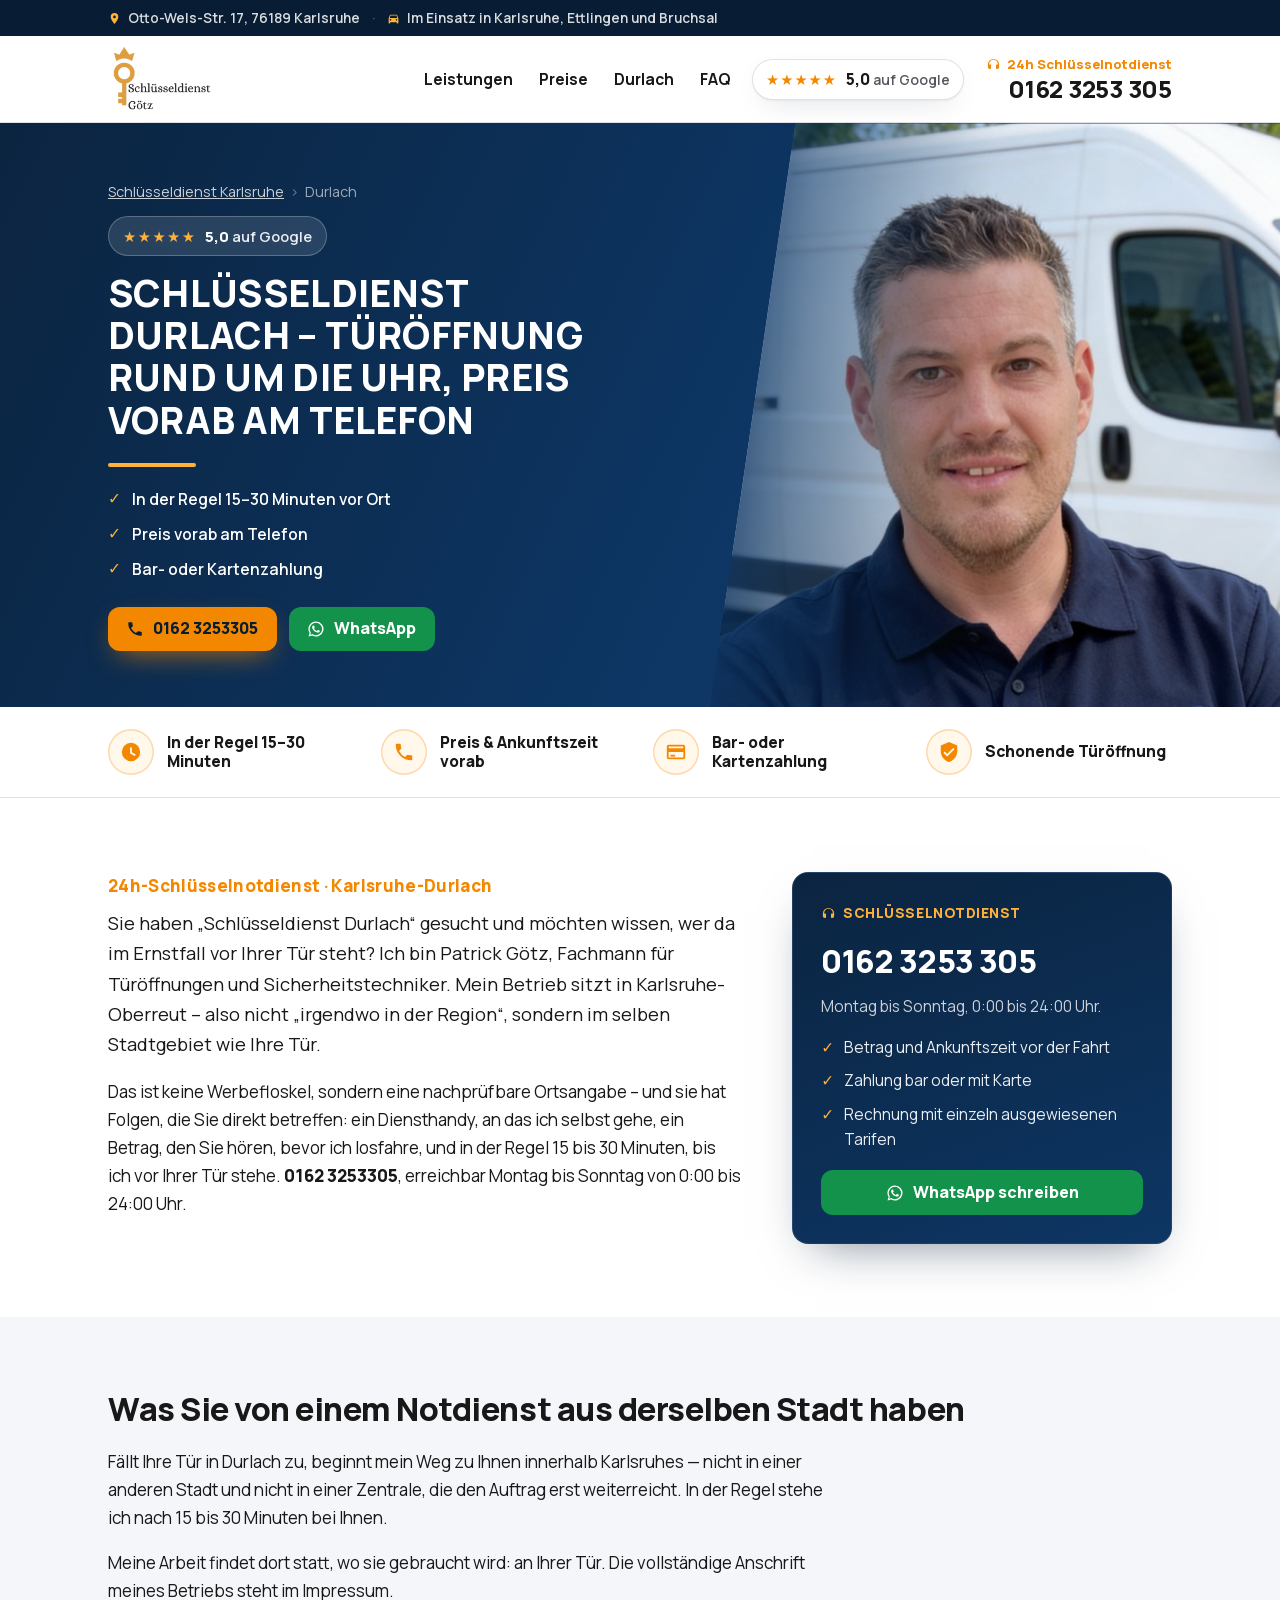
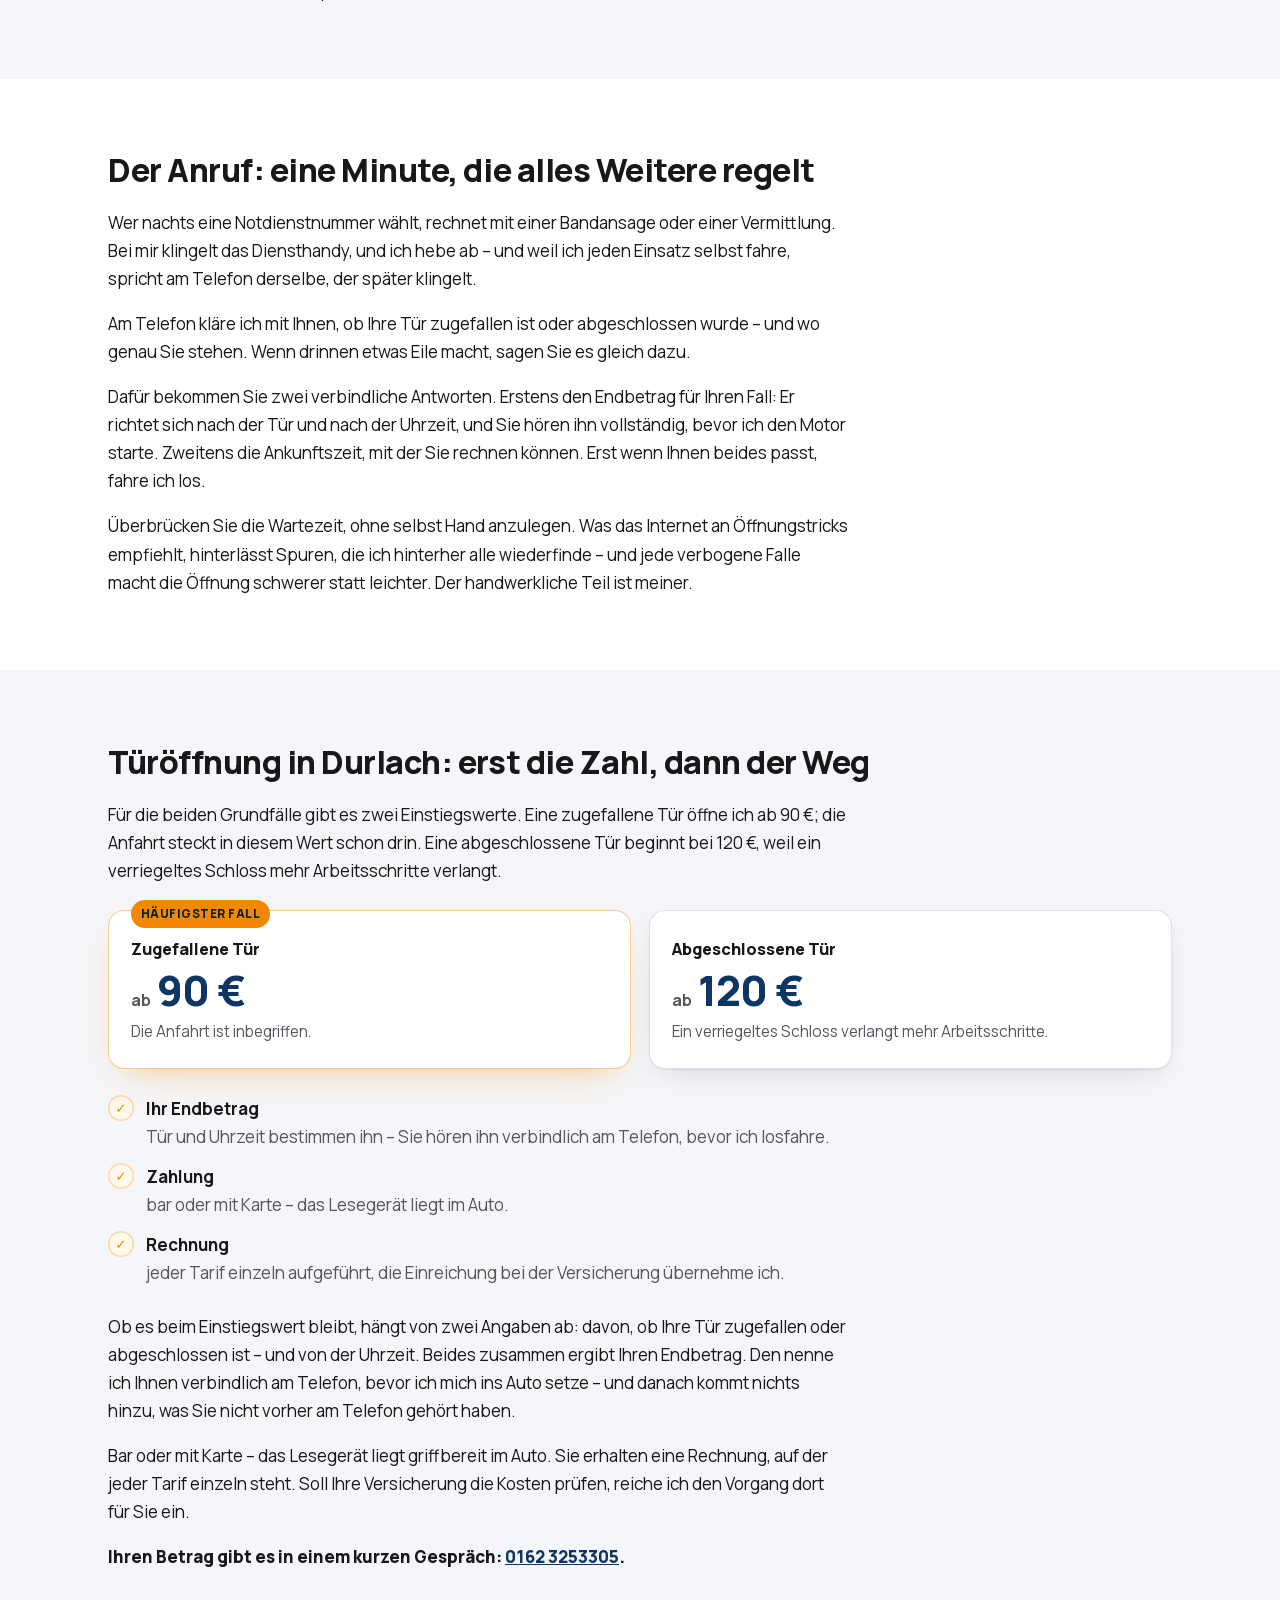
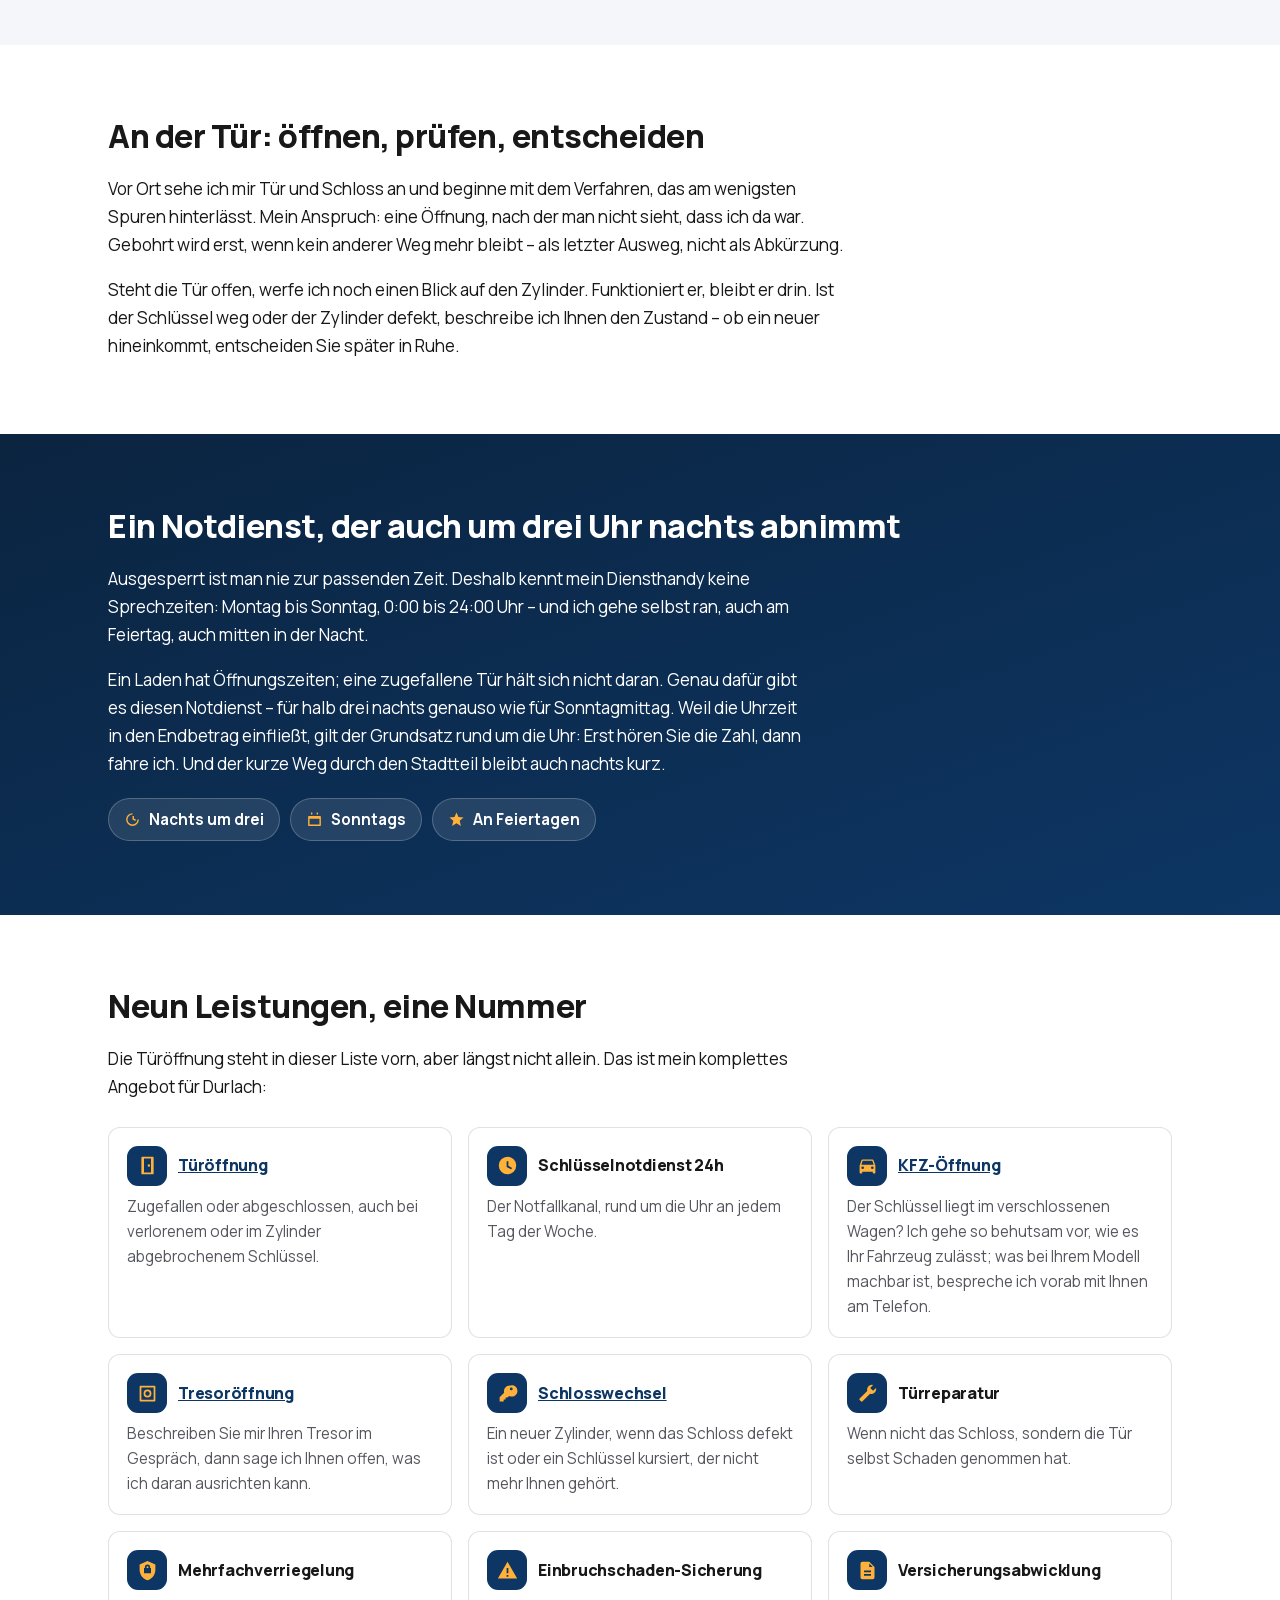
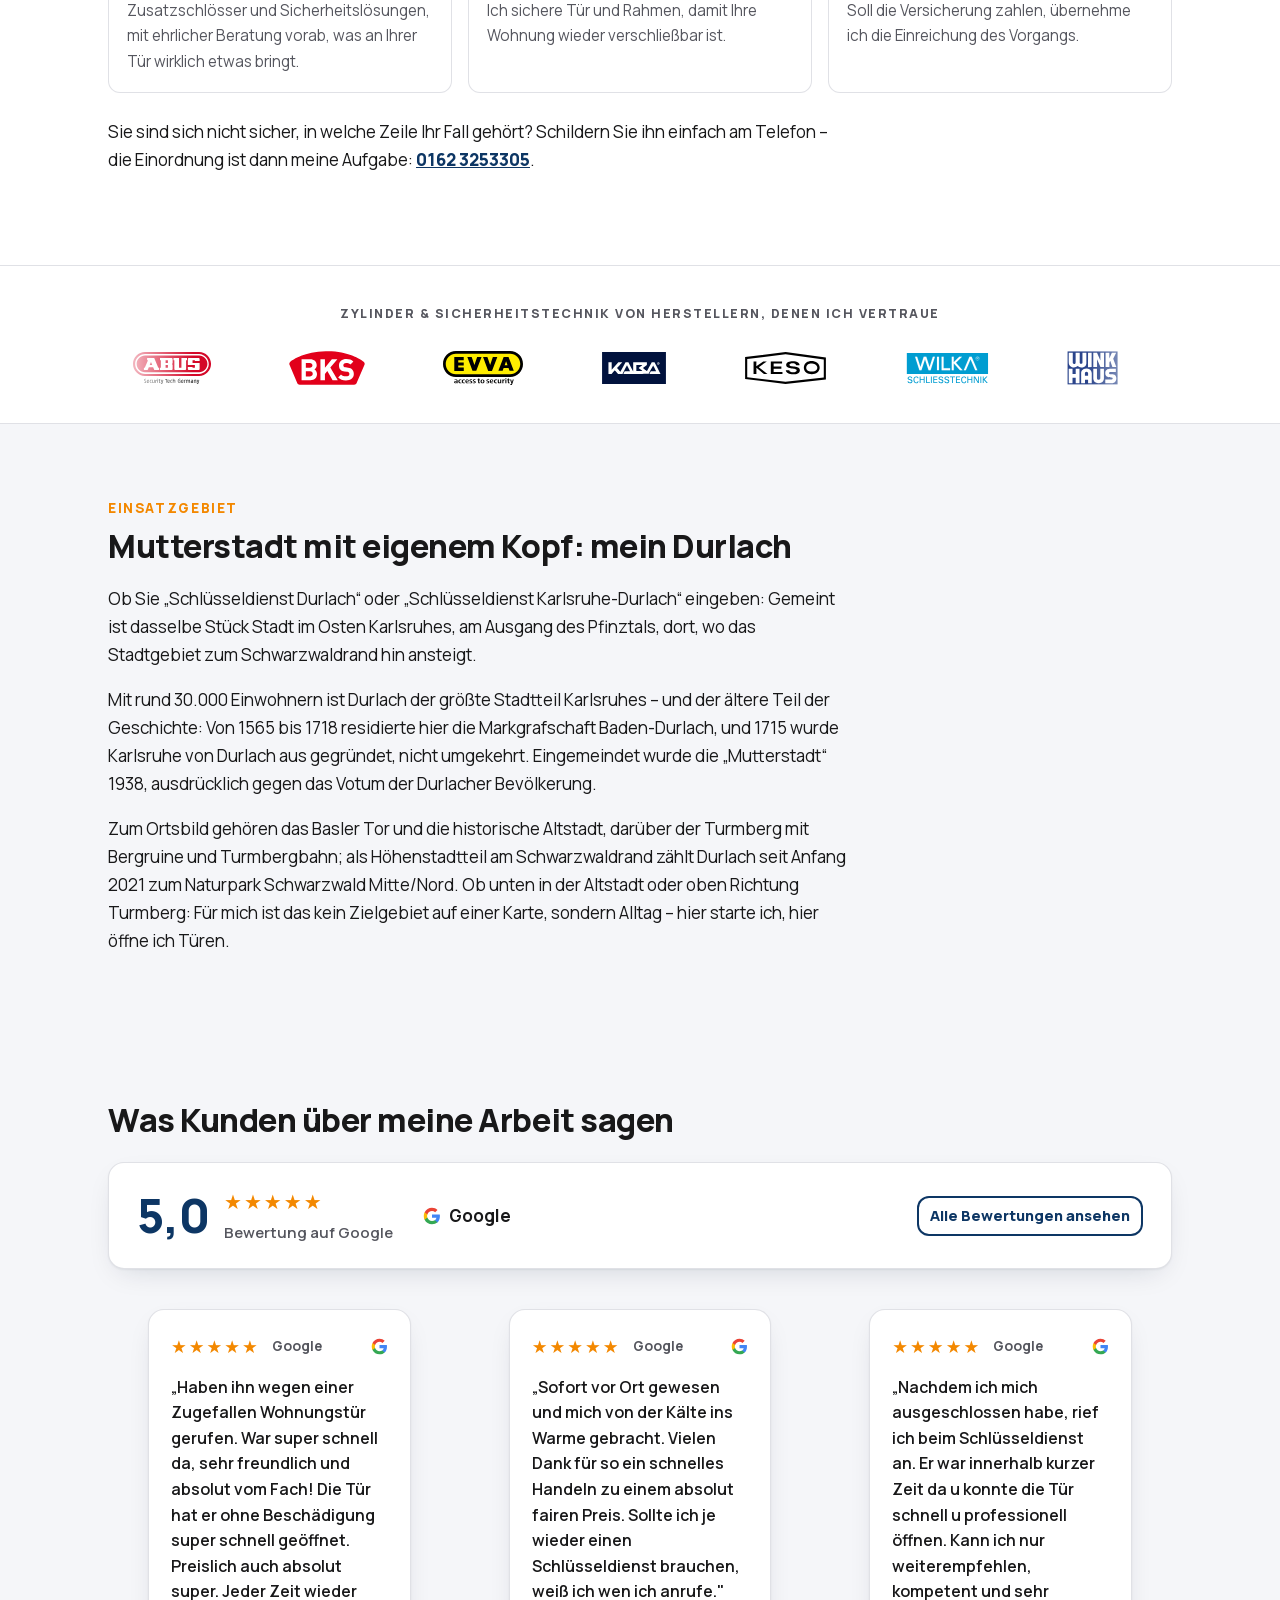
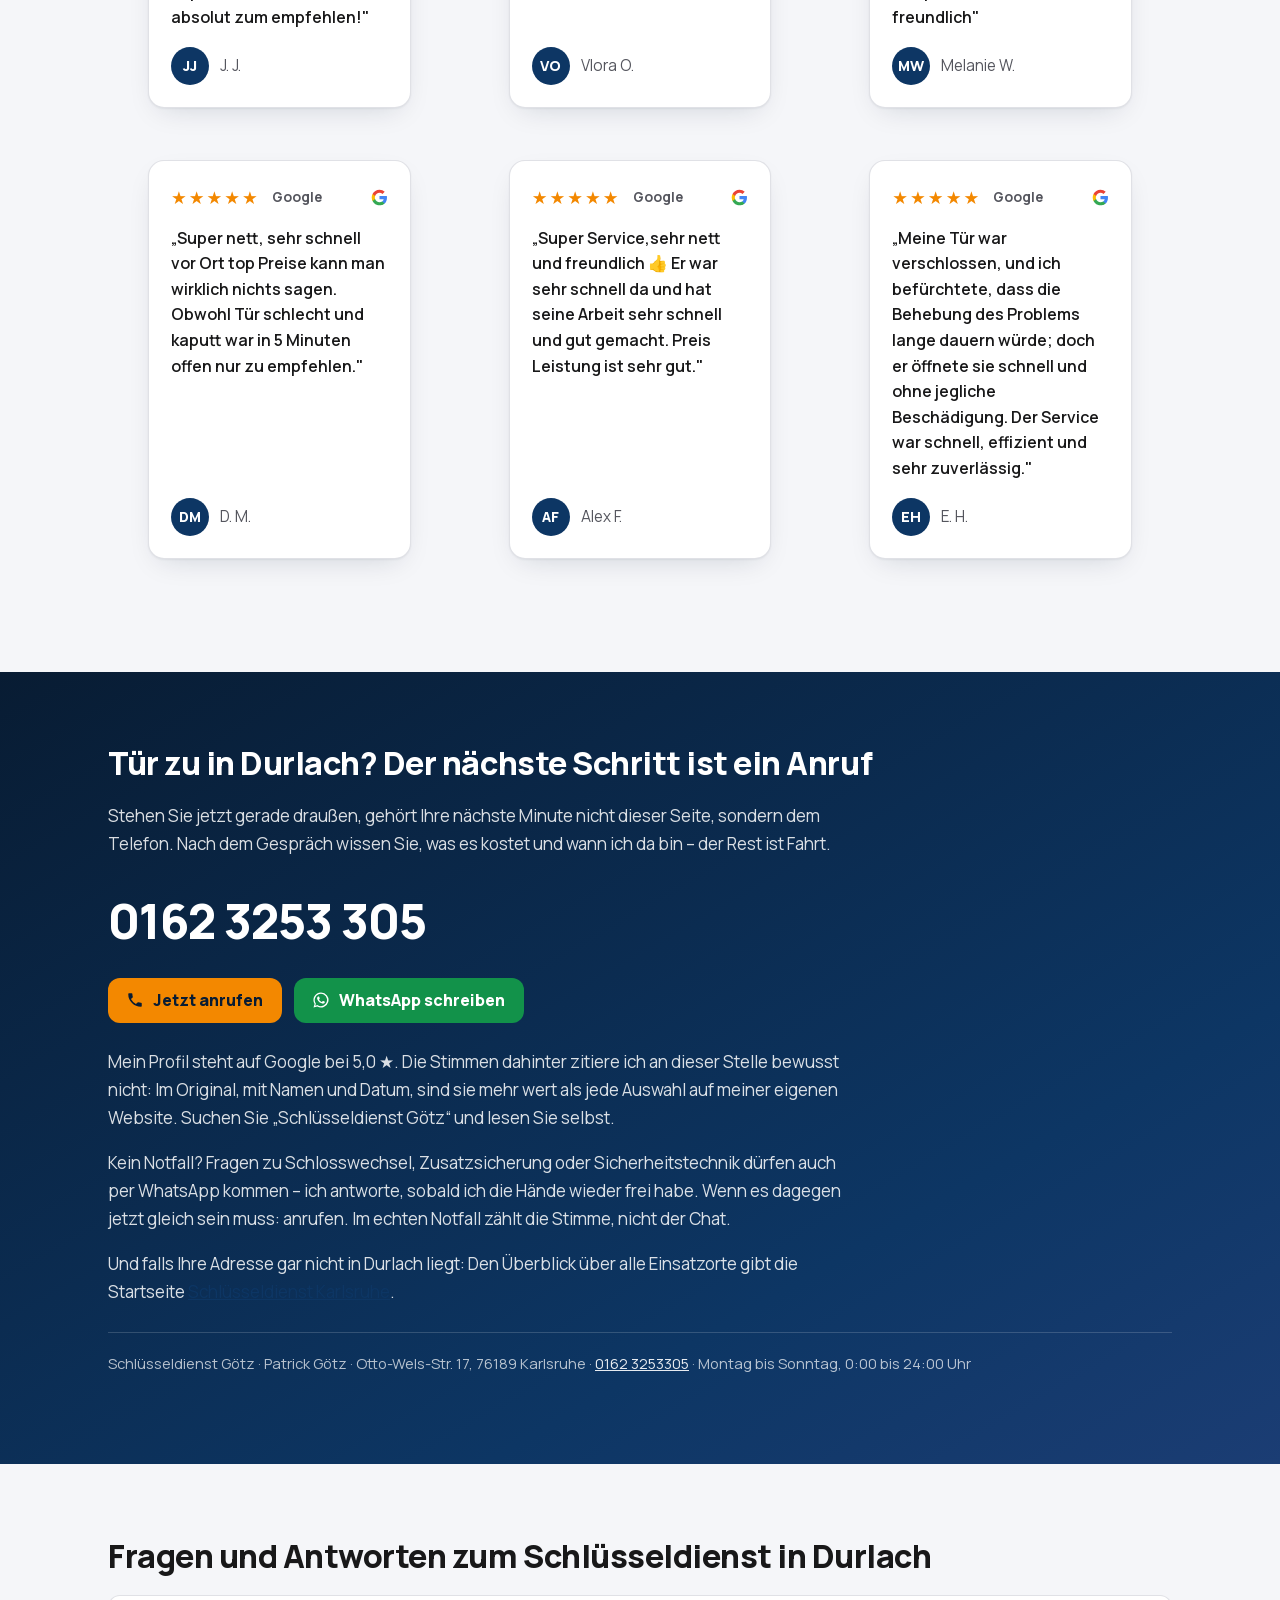
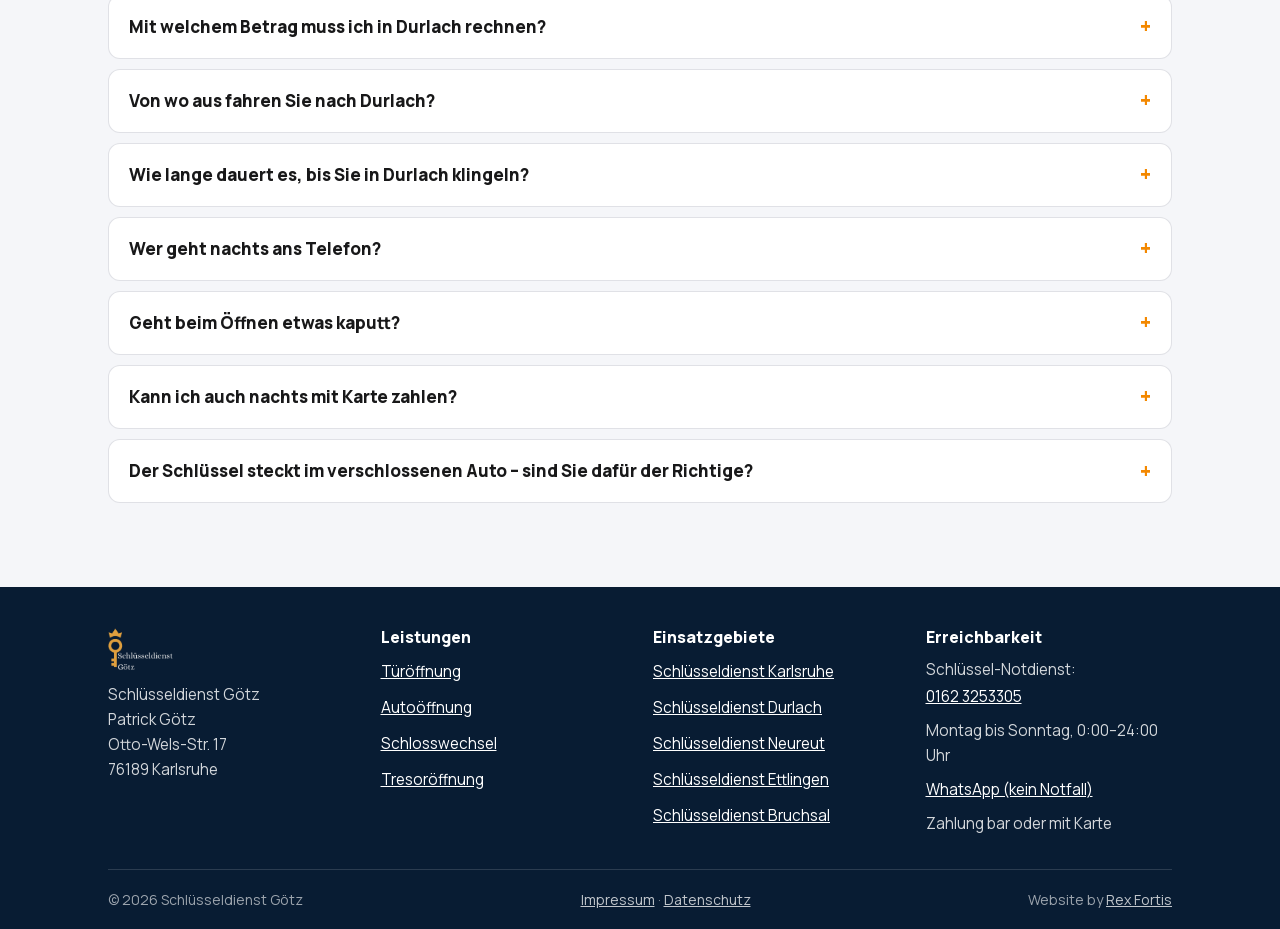
<file: schluesseldienst-karlsruhe-durlach/index.html>
<!DOCTYPE html>
<html lang="de">
<head>
<meta charset="utf-8">
<meta name="viewport" content="width=device-width, initial-scale=1">
<meta name="robots" content="noindex,nofollow">
<title>Schlüsseldienst Durlach – 24h-Türöffnung in Karlsruhe</title>
<meta name="description" content="Schlüsseldienst Durlach: Türöffnung Tag und Nacht, in der Regel in 15–30 Minuten bei Ihnen. Betrag vorab am Telefon. Anruf: 0162 3253305.">
<link rel="canonical" href="https://cesurd.github.io/schluesseldienst-goetz/schluesseldienst-karlsruhe-durlach/">
<meta name="theme-color" content="#0b2440">
<link rel="icon" href="../assets/img/favicon-48.png?v=155942" sizes="48x48" type="image/png">
<link rel="icon" href="../assets/img/favicon-96.png?v=155942" sizes="96x96" type="image/png">
<link rel="icon" href="../assets/img/favicon-192.png?v=155942" sizes="192x192" type="image/png">
<link rel="apple-touch-icon" href="../assets/img/favicon-180.png?v=103849">
<link rel="preload" href="../assets/fonts/manrope-var.woff2" as="font" type="font/woff2" crossorigin>
<link rel="stylesheet" href="../assets/css/styles.css?v=114152">
<meta property="og:locale" content="de_DE">
<meta property="og:type" content="website">
<meta property="og:site_name" content="Schlüsseldienst Götz">
<meta property="og:title" content="Schlüsseldienst Durlach – 24h-Türöffnung in Karlsruhe">
<meta property="og:description" content="Schlüsseldienst Durlach: Türöffnung Tag und Nacht, in der Regel in 15–30 Minuten bei Ihnen. Betrag vorab am Telefon. Anruf: 0162 3253305.">
<meta property="og:url" content="https://cesurd.github.io/schluesseldienst-goetz/schluesseldienst-karlsruhe-durlach/">
<meta property="og:image" content="https://cesurd.github.io/schluesseldienst-goetz/assets/img/og-image.jpg">
<meta property="og:image:width" content="1200">
<meta property="og:image:height" content="630">
<meta property="og:image:alt" content="Schlüsseldienst Götz – 24h Türöffnung">
<meta name="twitter:card" content="summary_large_image">
<script type="application/ld+json">
{
  "@context": "https://schema.org",
  "@type": "Locksmith",
  "@id": "https://cesurd.github.io/schluesseldienst-goetz/#business",
  "name": "Schlüsseldienst Götz",
  "url": "https://cesurd.github.io/schluesseldienst-goetz/schluesseldienst-karlsruhe-durlach/",
  "image": "https://cesurd.github.io/schluesseldienst-goetz/assets/img/patrick-goetz-960.jpg",
  "telephone": "+491623253305",
  "founder": { "@type": "Person", "name": "Patrick Götz" },
  "address": {
    "@type": "PostalAddress",
    "streetAddress": "Otto-Wels-Str. 17",
    "postalCode": "76189",
    "addressLocality": "Karlsruhe",
    "addressCountry": "DE"
  },
  "openingHoursSpecification": [{
    "@type": "OpeningHoursSpecification",
    "dayOfWeek": ["Monday","Tuesday","Wednesday","Thursday","Friday","Saturday","Sunday"],
    "opens": "00:00",
    "closes": "23:59"
  }],
  "areaServed": [
    { "@type": "Place", "name": "Karlsruhe-Durlach" }
  ],
  "priceRange": "Türöffnung ab 90 €"
}
</script>
<script type="application/ld+json">
{
  "@context": "https://schema.org",
  "@type": "FAQPage",
  "mainEntity": [
    {
      "@type": "Question",
      "name": "Mit welchem Betrag muss ich in Durlach rechnen?",
      "acceptedAnswer": { "@type": "Answer", "text": "Der Einstieg liegt bei 90 € für die zugefallene Tür, Anfahrt inbegriffen; eine abgeschlossene Tür beginnt bei 120 €. Ihren tatsächlichen Endbetrag bestimmen die Tür und die Uhrzeit – ich nenne ihn Ihnen verbindlich am Telefon, ehe ich losfahre. Danach kommt nichts hinzu, was Sie nicht vorher am Telefon gehört haben." }
    },
    {
      "@type": "Question",
      "name": "Von wo aus fahren Sie nach Durlach?",
      "acceptedAnswer": { "@type": "Answer", "text": "Aus Karlsruhe-Oberreut, Otto-Wels-Str. 17 — also aus derselben Stadt. Wann ich bei Ihnen sein kann, sage ich Ihnen im Telefonat, zusammen mit dem Betrag." }
    },
    {
      "@type": "Question",
      "name": "Wie lange dauert es, bis Sie in Durlach klingeln?",
      "acceptedAnswer": { "@type": "Answer", "text": "In der Regel 15 bis 30 Minuten nach dem Anruf – innerhalb des Stadtteils sind die Wege kurz. Die konkrete Ankunftszeit für Ihren Fall hören Sie direkt im Gespräch." }
    },
    {
      "@type": "Question",
      "name": "Wer geht nachts ans Telefon?",
      "acceptedAnswer": { "@type": "Answer", "text": "Ich selbst – 0162 3253305 ist mein Diensthandy, keine Hotline und keine Vermittlung. Weil ich jeden Einsatz selbst fahre, steht später auch derjenige vor Ihrer Tür, mit dem Sie telefoniert haben. Erreichbar bin ich Montag bis Sonntag rund um die Uhr." }
    },
    {
      "@type": "Question",
      "name": "Geht beim Öffnen etwas kaputt?",
      "acceptedAnswer": { "@type": "Answer", "text": "Mein Anspruch ist, dass Ihre Tür die Öffnung unbeschädigt übersteht – deshalb beginne ich mit dem schonendsten Verfahren. Gebohrt wird nur, wenn es keinen anderen Weg gibt, und das sage ich Ihnen vorher." }
    },
    {
      "@type": "Question",
      "name": "Kann ich auch nachts mit Karte zahlen?",
      "acceptedAnswer": { "@type": "Answer", "text": "Ja. Das Kartenlesegerät gehört zu meiner Ausrüstung wie das Werkzeug – bei jedem Einsatz, zu jeder Uhrzeit. Bar geht selbstverständlich ebenfalls. Auf der Rechnung sind die Tarife einzeln aufgeführt; bei einem Versicherungsfall übernehme ich die Einreichung." }
    },
    {
      "@type": "Question",
      "name": "Der Schlüssel steckt im verschlossenen Auto – sind Sie dafür der Richtige?",
      "acceptedAnswer": { "@type": "Answer", "text": "Ja, die KFZ-Öffnung gehört zu meinen Leistungen. Ich arbeite so behutsam, wie es Ihr Fahrzeug zulässt; was bei Ihrem Modell geht, bespreche ich mit Ihnen am Telefon, bevor ich komme." }
    }
  ]
}
</script>
</head>
<body>
<a class="skip" href="#main">Zum Inhalt springen</a>

<div class="topbar">
  <div class="wrap">
    <span class="tb-item">
      <svg width="13" height="13" viewBox="0 0 24 24" fill="currentColor" aria-hidden="true"><path d="M12 2a7 7 0 0 0-7 7c0 5.25 7 13 7 13s7-7.75 7-13a7 7 0 0 0-7-7Zm0 9.5A2.5 2.5 0 1 1 14.5 9 2.5 2.5 0 0 1 12 11.5Z"/></svg>
      Otto-Wels-Str. 17, 76189 Karlsruhe
    </span>
    <span class="tb-sep" aria-hidden="true">·</span>
    <span class="tb-item tb-area">
      <svg width="13" height="13" viewBox="0 0 24 24" fill="currentColor" aria-hidden="true"><path d="M18.9 6c-.2-.6-.8-1-1.4-1h-11c-.7 0-1.2.4-1.4 1L3 12v8a1 1 0 0 0 1 1h1a1 1 0 0 0 1-1v-1h12v1a1 1 0 0 0 1 1h1a1 1 0 0 0 1-1v-8l-2.1-6ZM6.5 16A1.5 1.5 0 1 1 8 14.5 1.5 1.5 0 0 1 6.5 16Zm11 0a1.5 1.5 0 1 1 1.5-1.5 1.5 1.5 0 0 1-1.5 1.5ZM5 11l1.5-4.5h11L19 11Z"/></svg>
      Im Einsatz in Karlsruhe, Ettlingen und Bruchsal
    </span>
  </div>
</div>
<header class="header">
  <div class="wrap header__in">
    <a class="header__logo" href="../" aria-label="Schlüsseldienst Götz – Startseite">
      <img src="../assets/img/logo-dunkel.png" alt="Schlüsseldienst Götz" width="252" height="97">
    </a>
    <input class="mnav__toggle" type="checkbox" id="mnav-toggle" aria-label="Menü öffnen und schließen">
    <label class="mnav__btn" for="mnav-toggle">
      <svg class="ic-burger" width="22" height="22" viewBox="0 0 24 24" fill="none" stroke="currentColor" stroke-width="2.2" stroke-linecap="round" aria-hidden="true"><path d="M4 7h16M4 12h16M4 17h16"/></svg>
      <svg class="ic-x" width="22" height="22" viewBox="0 0 24 24" fill="none" stroke="currentColor" stroke-width="2.2" stroke-linecap="round" aria-hidden="true"><path d="M6 6l12 12M18 6L6 18"/></svg>
    </label>
    <nav class="header__nav" aria-label="Hauptnavigation">
      <a href="#leistungen">Leistungen</a>
      <a href="#preise">Preise</a>
      <a href="#durlach">Durlach</a>
      <a href="#faq">FAQ</a>
    </nav>
    <a class="header__rating" href="https://www.google.com/maps?cid=4813255652723528728"
       target="_blank" rel="noopener nofollow" aria-label="Bewertung 5,0 von 5 auf Google – Rezensionen ansehen">
      <span class="hr-stars" aria-hidden="true">★★★★★</span>
      <span class="hr-text"><b>5,0</b> auf Google</span>
    </a>
    <div class="header__call">
      <span class="hc-label">
        <svg width="15" height="15" viewBox="0 0 24 24" fill="currentColor" aria-hidden="true"><path d="M12 3a9 9 0 0 0-9 9v4a3 3 0 0 0 3 3h1a1 1 0 0 0 1-1v-5a1 1 0 0 0-1-1H5v-.5a7 7 0 0 1 14 0v.5h-2a1 1 0 0 0-1 1v5a1 1 0 0 0 1 1h1a3 3 0 0 0 3-3v-4a9 9 0 0 0-9-9Z"/></svg>
        24h Schlüsselnotdienst
      </span>
      <a class="hc-num" href="tel:+491623253305">0162 3253 305</a>
    </div>
  </div>
</header>

<main id="main">

  <section class="hero hero--split">
   <div class="wrap hero__grid">
    <div class="hero__body">
      <nav class="crumbs crumbs--hero" aria-label="Brotkrumen">
        <a href="../">Schlüsseldienst Karlsruhe</a><span class="sep">›</span><span>Durlach</span>
      </nav>
      <p class="hero__rating">
        <span class="hr-stars" aria-hidden="true">★★★★★</span>
        <span><b>5,0</b> auf Google</span>
      </p>
      <h1>Schlüsseldienst Durlach – Türöffnung rund um die Uhr, Preis vorab am&nbsp;Telefon</h1>
      <div class="hero__bar" aria-hidden="true"></div>
      <ul class="hero__punch">
        <li><span class="tick">✓</span> In der Regel 15–30 Minuten vor Ort</li>
        <li><span class="tick">✓</span> Preis vorab am Telefon</li>
        <li><span class="tick">✓</span> Bar- oder Kartenzahlung</li>
      </ul>
      <div class="cta-row">
        <a class="btn btn--call" href="tel:+491623253305">
          <svg width="18" height="18" viewBox="0 0 24 24" fill="currentColor" aria-hidden="true"><path d="M6.62 10.79a15.05 15.05 0 0 0 6.59 6.59l2.2-2.2a1 1 0 0 1 1.02-.24 11.36 11.36 0 0 0 3.57.57 1 1 0 0 1 1 1V20a1 1 0 0 1-1 1A17 17 0 0 1 3 4a1 1 0 0 1 1-1h3.5a1 1 0 0 1 1 1 11.36 11.36 0 0 0 .57 3.57 1 1 0 0 1-.25 1.02Z"/></svg>
          0162 3253305
        </a>
        <a class="btn btn--wa" href="https://wa.me/491623253305" rel="noopener">
          <svg width="18" height="18" viewBox="0 0 24 24" fill="currentColor" aria-hidden="true"><path d="M12 2a10 10 0 0 0-8.5 15.3L2 22l4.9-1.4A10 10 0 1 0 12 2Zm0 18.2c-1.6 0-3.1-.4-4.4-1.2l-.3-.2-2.9.8.8-2.8-.2-.3A8.2 8.2 0 1 1 12 20.2Zm4.6-6.1c-.3-.1-1.5-.7-1.7-.8-.2-.1-.4-.1-.6.1-.2.3-.7.8-.8 1-.1.2-.3.2-.6.1a6.8 6.8 0 0 1-2-1.2 7.5 7.5 0 0 1-1.4-1.7c-.1-.3 0-.4.1-.6l.4-.5c.1-.2.2-.3.3-.5v-.5c-.1-.1-.6-1.4-.8-1.9-.2-.5-.4-.4-.6-.4h-.5c-.2 0-.5.1-.7.3-.2.3-.9.9-.9 2.1s.9 2.4 1 2.6c.1.2 1.8 2.8 4.3 3.9.6.3 1.1.4 1.5.6.6.2 1.2.2 1.6.1.5-.1 1.5-.6 1.7-1.2.2-.6.2-1.1.2-1.2-.1-.1-.3-.2-.5-.3Z"/></svg>
          WhatsApp
        </a>
      </div>
    </div>
    <figure class="hero__photo">
      <img src="../assets/img/patrick-goetz-1600.jpg"
           srcset="../assets/img/patrick-goetz-960.jpg 960w, ../assets/img/patrick-goetz-1600.jpg 1600w"
           sizes="(max-width: 760px) 100vw, 46vw"
           width="1600" height="1197" fetchpriority="high"
           alt="Patrick Götz vor seinem Einsatzfahrzeug">
    </figure>
   </div>
  </section>

  <div class="badge-strip">
    <div class="wrap">
      <div class="bs-item">
        <span class="bs-ico"><svg width="22" height="22" viewBox="0 0 24 24" fill="currentColor" aria-hidden="true"><path d="M12 2a10 10 0 1 0 10 10A10 10 0 0 0 12 2Zm4.2 14.4L11 13.7V7h2v5.3l4.2 2.5Z"/></svg></span>
        In der Regel 15–30 Minuten
      </div>
      <div class="bs-item">
        <span class="bs-ico"><svg width="22" height="22" viewBox="0 0 24 24" fill="currentColor" aria-hidden="true"><path d="M6.62 10.79a15.05 15.05 0 0 0 6.59 6.59l2.2-2.2a1 1 0 0 1 1.02-.24 11.36 11.36 0 0 0 3.57.57 1 1 0 0 1 1 1V20a1 1 0 0 1-1 1A17 17 0 0 1 3 4a1 1 0 0 1 1-1h3.5a1 1 0 0 1 1 1 11.36 11.36 0 0 0 .57 3.57 1 1 0 0 1-.25 1.02Z"/></svg></span>
        Preis &amp; Ankunftszeit vorab
      </div>
      <div class="bs-item">
        <span class="bs-ico"><svg width="22" height="22" viewBox="0 0 24 24" fill="currentColor" aria-hidden="true"><path d="M20 4H4a2 2 0 0 0-2 2v12a2 2 0 0 0 2 2h16a2 2 0 0 0 2-2V6a2 2 0 0 0-2-2Zm0 4H4V6h16Zm0 10H4v-6h16Z"/><path d="M6 15h5v2H6z"/></svg></span>
        Bar- oder Kartenzahlung
      </div>
      <div class="bs-item">
        <span class="bs-ico"><svg width="22" height="22" viewBox="0 0 24 24" fill="currentColor" aria-hidden="true"><path d="M12 1 3 5v6c0 5.55 3.84 10.74 9 12 5.16-1.26 9-6.45 9-12V5Zm-2 16-4-4 1.41-1.41L10 14.17l6.59-6.59L18 9Z"/></svg></span>
        Schonende Türöffnung
      </div>
    </div>
  </div>

  <section class="section intro">
    <div class="wrap intro__in">
      <div>
        <p class="intro__eyebrow">24h-Schlüsselnotdienst · Karlsruhe-Durlach</p>
        <p class="lead">Sie haben „Schlüsseldienst Durlach“ gesucht und möchten wissen, wer da im Ernstfall vor Ihrer Tür steht? Ich bin Patrick Götz, Fachmann für Türöffnungen und Sicherheitstechniker. Mein Betrieb sitzt in Karlsruhe-Oberreut – also nicht „irgendwo in der Region“, sondern im selben Stadtgebiet wie Ihre Tür.</p>
        <p>Das ist keine Werbefloskel, sondern eine nachprüfbare Ortsangabe – und sie hat Folgen, die Sie direkt betreffen: ein Diensthandy, an das ich selbst gehe, ein Betrag, den Sie hören, bevor ich losfahre, und in der Regel 15 bis 30 Minuten, bis ich vor Ihrer Tür stehe. <strong>0162 3253305</strong>, erreichbar Montag bis Sonntag von 0:00 bis 24:00 Uhr.</p>
      </div>
      <aside class="callcard" aria-label="Direktkontakt">
        <span class="cc-eyebrow">
          <svg width="15" height="15" viewBox="0 0 24 24" fill="currentColor" aria-hidden="true"><path d="M12 3a9 9 0 0 0-9 9v4a3 3 0 0 0 3 3h1a1 1 0 0 0 1-1v-5a1 1 0 0 0-1-1H5v-.5a7 7 0 0 1 14 0v.5h-2a1 1 0 0 0-1 1v5a1 1 0 0 0 1 1h1a3 3 0 0 0 3-3v-4a9 9 0 0 0-9-9Z"/></svg>
          Schlüsselnotdienst
        </span>
        <a class="cc-num" href="tel:+491623253305">0162 3253 305</a>
        <p class="cc-sub">Montag bis Sonntag, 0:00 bis 24:00 Uhr.</p>
        <ul class="cc-facts">
          <li><span class="tick">✓</span> Betrag und Ankunftszeit vor der Fahrt</li>
          <li><span class="tick">✓</span> Zahlung bar oder mit Karte</li>
          <li><span class="tick">✓</span> Rechnung mit einzeln ausgewiesenen Tarifen</li>
        </ul>
        <a class="btn btn--wa" href="https://wa.me/491623253305" rel="noopener">
          <svg width="18" height="18" viewBox="0 0 24 24" fill="currentColor" aria-hidden="true"><path d="M12 2a10 10 0 0 0-8.5 15.3L2 22l4.9-1.4A10 10 0 1 0 12 2Zm0 18.2c-1.6 0-3.1-.4-4.4-1.2l-.3-.2-2.9.8.8-2.8-.2-.3A8.2 8.2 0 1 1 12 20.2Zm4.6-6.1c-.3-.1-1.5-.7-1.7-.8-.2-.1-.4-.1-.6.1-.2.3-.7.8-.8 1-.1.2-.3.2-.6.1a6.8 6.8 0 0 1-2-1.2 7.5 7.5 0 0 1-1.4-1.7c-.1-.3 0-.4.1-.6l.4-.5c.1-.2.2-.3.3-.5v-.5c-.1-.1-.6-1.4-.8-1.9-.2-.5-.4-.4-.6-.4h-.5c-.2 0-.5.1-.7.3-.2.3-.9.9-.9 2.1s.9 2.4 1 2.6c.1.2 1.8 2.8 4.3 3.9.6.3 1.1.4 1.5.6.6.2 1.2.2 1.6.1.5-.1 1.5-.6 1.7-1.2.2-.6.2-1.1.2-1.2-.1-.1-.3-.2-.5-.3Z"/></svg>
          WhatsApp schreiben
        </a>
      </aside>
    </div>
  </section>

  <section class="section section--soft">
    <div class="wrap">
      <h2>Was Sie von einem Notdienst aus derselben Stadt haben</h2>
      <div class="prose">
        <p>Fällt Ihre Tür in Durlach zu, beginnt mein Weg zu Ihnen innerhalb Karlsruhes — nicht in einer anderen Stadt und nicht in einer Zentrale, die den Auftrag erst weiterreicht. In der Regel stehe ich nach 15 bis 30 Minuten bei Ihnen.</p>
        <p>Meine Arbeit findet dort statt, wo sie gebraucht wird: an Ihrer Tür. Die vollständige Anschrift meines Betriebs steht im Impressum.</p>
      </div>
    </div>
  </section>

  <section class="section">
    <div class="wrap">
      <h2>Der Anruf: eine Minute, die alles Weitere regelt</h2>
      <div class="prose">
        <p>Wer nachts eine Notdienstnummer wählt, rechnet mit einer Bandansage oder einer Vermittlung. Bei mir klingelt das Diensthandy, und ich hebe ab – und weil ich jeden Einsatz selbst fahre, spricht am Telefon derselbe, der später klingelt.</p>
        <p>Am Telefon kläre ich mit Ihnen, ob Ihre Tür zugefallen ist oder abgeschlossen wurde – und wo genau Sie stehen. Wenn drinnen etwas Eile macht, sagen Sie es gleich dazu.</p>
        <p>Dafür bekommen Sie zwei verbindliche Antworten. Erstens den Endbetrag für Ihren Fall: Er richtet sich nach der Tür und nach der Uhrzeit, und Sie hören ihn vollständig, bevor ich den Motor starte. Zweitens die Ankunftszeit, mit der Sie rechnen können. Erst wenn Ihnen beides passt, fahre ich los.</p>
        <p>Überbrücken Sie die Wartezeit, ohne selbst Hand anzulegen. Was das Internet an Öffnungstricks empfiehlt, hinterlässt Spuren, die ich hinterher alle wiederfinde – und jede verbogene Falle macht die Öffnung schwerer statt leichter. Der handwerkliche Teil ist meiner.</p>
      </div>
    </div>
  </section>

  <section class="section section--soft anchor-target" id="preise">
    <div class="wrap">
      <h2>Türöffnung in Durlach: erst die Zahl, dann der Weg</h2>
      <p class="prose">Für die beiden Grundfälle gibt es zwei Einstiegswerte. Eine zugefallene Tür öffne ich ab 90 €; die Anfahrt steckt in diesem Wert schon drin. Eine abgeschlossene Tür beginnt bei 120 €, weil ein verriegeltes Schloss mehr Arbeitsschritte verlangt.</p>
      <div class="prices" style="margin-block:1.6rem;">
        <div class="price price--lead">
          <span class="price__tag">Häufigster Fall</span>
          <span class="price__label">Zugefallene Tür</span>
          <span class="price__val"><span class="pv-ab">ab</span>90&nbsp;€</span>
          <p class="price__note">Die Anfahrt ist inbegriffen.</p>
        </div>
        <div class="price">
          <span class="price__label">Abgeschlossene Tür</span>
          <span class="price__val"><span class="pv-ab">ab</span>120&nbsp;€</span>
          <p class="price__note">Ein verriegeltes Schloss verlangt mehr Arbeitsschritte.</p>
        </div>
      </div>
      <ul class="incl" style="margin-block:1rem 1.6rem;">
        <li><span class="ic" aria-hidden="true">✓</span><span><b>Ihr Endbetrag</b><span class="t">Tür und Uhrzeit bestimmen ihn – Sie hören ihn verbindlich am Telefon, bevor ich losfahre.</span></span></li>
        <li><span class="ic" aria-hidden="true">✓</span><span><b>Zahlung</b><span class="t">bar oder mit Karte – das Lesegerät liegt im Auto.</span></span></li>
        <li><span class="ic" aria-hidden="true">✓</span><span><b>Rechnung</b><span class="t">jeder Tarif einzeln aufgeführt, die Einreichung bei der Versicherung übernehme ich.</span></span></li>
      </ul>
      <div class="prose">
        <p>Ob es beim Einstiegswert bleibt, hängt von zwei Angaben ab: davon, ob Ihre Tür zugefallen oder abgeschlossen ist – und von der Uhrzeit. Beides zusammen ergibt Ihren Endbetrag. Den nenne ich Ihnen verbindlich am Telefon, bevor ich mich ins Auto setze – und danach kommt nichts hinzu, was Sie nicht vorher am Telefon gehört haben.</p>
        <p>Bar oder mit Karte – das Lesegerät liegt griffbereit im Auto. Sie erhalten eine Rechnung, auf der jeder Tarif einzeln steht. Soll Ihre Versicherung die Kosten prüfen, reiche ich den Vorgang dort für Sie ein.</p>
        <p><strong>Ihren Betrag gibt es in einem kurzen Gespräch: <a href="tel:+491623253305">0162 3253305</a>.</strong></p>
      </div>
    </div>
  </section>

  <section class="section">
    <div class="wrap">
      <h2>An der Tür: öffnen, prüfen, entscheiden</h2>
      <div class="prose">
        <p>Vor Ort sehe ich mir Tür und Schloss an und beginne mit dem Verfahren, das am wenigsten Spuren hinterlässt. Mein Anspruch: eine Öffnung, nach der man nicht sieht, dass ich da war. Gebohrt wird erst, wenn kein anderer Weg mehr bleibt – als letzter Ausweg, nicht als Abkürzung.</p>
        <p>Steht die Tür offen, werfe ich noch einen Blick auf den Zylinder. Funktioniert er, bleibt er drin. Ist der Schlüssel weg oder der Zylinder defekt, beschreibe ich Ihnen den Zustand – ob ein neuer hineinkommt, entscheiden Sie später in Ruhe.</p>
      </div>
    </div>
  </section>

  <section class="section section--navy">
    <div class="wrap">
      <h2>Ein Notdienst, der auch um drei Uhr nachts abnimmt</h2>
      <div class="prose">
        <p>Ausgesperrt ist man nie zur passenden Zeit. Deshalb kennt mein Diensthandy keine Sprechzeiten: Montag bis Sonntag, 0:00 bis 24:00 Uhr – und ich gehe selbst ran, auch am Feiertag, auch mitten in der Nacht.</p>
        <p>Ein Laden hat Öffnungszeiten; eine zugefallene Tür hält sich nicht daran. Genau dafür gibt es diesen Notdienst – für halb drei nachts genauso wie für Sonntagmittag. Weil die Uhrzeit in den Endbetrag einfließt, gilt der Grundsatz rund um die Uhr: Erst hören Sie die Zahl, dann fahre ich. Und der kurze Weg durch den Stadtteil bleibt auch nachts kurz.</p>
      </div>
      <ul class="timechips">
        <li><svg width="17" height="17" viewBox="0 0 24 24" fill="currentColor" aria-hidden="true"><path d="M12 3a9 9 0 1 0 9 9h-2a7 7 0 1 1-7-7Z"/><path d="M12 7v5l4 2 1-1.7-3-1.8V7Z"/></svg> Nachts um drei</li>
        <li><svg width="17" height="17" viewBox="0 0 24 24" fill="currentColor" aria-hidden="true"><path d="M7 2h2v3H7Zm8 0h2v3h-2ZM4 7h16a1 1 0 0 1 1 1v12a1 1 0 0 1-1 1H4a1 1 0 0 1-1-1V8a1 1 0 0 1 1-1Zm1 4v8h14v-8Z"/></svg> Sonntags</li>
        <li><svg width="17" height="17" viewBox="0 0 24 24" fill="currentColor" aria-hidden="true"><path d="M12 2 9.2 8.6 2 9.2l5.5 4.7L5.8 21 12 17.3 18.2 21l-1.7-7.1L22 9.2l-7.2-.6Z"/></svg> An Feiertagen</li>
      </ul>
    </div>
  </section>

  <section class="section anchor-target" id="leistungen">
    <div class="wrap">
      <h2>Neun Leistungen, eine Nummer</h2>
      <p class="prose">Die Türöffnung steht in dieser Liste vorn, aber längst nicht allein. Das ist mein komplettes Angebot für Durlach:</p>
      <div class="svcgrid" style="margin-block:1.6rem;">
        <article class="svcitem">
          <div class="svcitem__top">
            <span class="svcitem__ico" aria-hidden="true"><svg width="21" height="21" viewBox="0 0 24 24" fill="currentColor"><path d="M6 2h12a1 1 0 0 1 1 1v18a1 1 0 0 1-1 1H6a1 1 0 0 1-1-1V3a1 1 0 0 1 1-1Zm2 2v16h8V4Zm7 8a1.4 1.4 0 1 1-1.4-1.4A1.4 1.4 0 0 1 15 12Z"/></svg></span>
            <h3><a href="../services/tueroeffnung/">Türöffnung</a></h3>
          </div>
          <p>Zugefallen oder abgeschlossen, auch bei verlorenem oder im Zylinder abgebrochenem Schlüssel.</p>
        </article>
        <article class="svcitem">
          <div class="svcitem__top">
            <span class="svcitem__ico" aria-hidden="true"><svg width="21" height="21" viewBox="0 0 24 24" fill="currentColor"><path d="M12 2a10 10 0 1 0 10 10A10 10 0 0 0 12 2Zm4.2 14.4L11 13.7V7h2v5.3l4.2 2.5Z"/></svg></span>
            <h3>Schlüsselnotdienst 24h</h3>
          </div>
          <p>Der Notfallkanal, rund um die Uhr an jedem Tag der Woche.</p>
        </article>
        <article class="svcitem">
          <div class="svcitem__top">
            <span class="svcitem__ico" aria-hidden="true"><svg width="21" height="21" viewBox="0 0 24 24" fill="currentColor"><path d="M18.9 6c-.2-.6-.8-1-1.4-1h-11c-.7 0-1.2.4-1.4 1L3 12v8a1 1 0 0 0 1 1h1a1 1 0 0 0 1-1v-1h12v1a1 1 0 0 0 1 1h1a1 1 0 0 0 1-1v-8l-2.1-6ZM6.5 16A1.5 1.5 0 1 1 8 14.5 1.5 1.5 0 0 1 6.5 16Zm11 0a1.5 1.5 0 1 1 1.5-1.5 1.5 1.5 0 0 1-1.5 1.5ZM5 11l1.5-4.5h11L19 11Z"/></svg></span>
            <h3><a href="../services/autooeffnung/">KFZ-Öffnung</a></h3>
          </div>
          <p>Der Schlüssel liegt im verschlossenen Wagen? Ich gehe so behutsam vor, wie es Ihr Fahrzeug zulässt; was bei Ihrem Modell machbar ist, bespreche ich vorab mit Ihnen am Telefon.</p>
        </article>
        <article class="svcitem">
          <div class="svcitem__top">
            <span class="svcitem__ico" aria-hidden="true"><svg width="21" height="21" viewBox="0 0 24 24" fill="currentColor"><path d="M4 3h16a1 1 0 0 1 1 1v16a1 1 0 0 1-1 1H4a1 1 0 0 1-1-1V4a1 1 0 0 1 1-1Zm1 2v14h14V5Zm7 2.5A4.5 4.5 0 1 1 7.5 12 4.5 4.5 0 0 1 12 7.5Zm0 2A2.5 2.5 0 1 0 14.5 12 2.5 2.5 0 0 0 12 9.5Z"/></svg></span>
            <h3><a href="../services/tresoroeffnung/">Tresoröffnung</a></h3>
          </div>
          <p>Beschreiben Sie mir Ihren Tresor im Gespräch, dann sage ich Ihnen offen, was ich daran ausrichten kann.</p>
        </article>
        <article class="svcitem">
          <div class="svcitem__top">
            <span class="svcitem__ico" aria-hidden="true"><svg width="21" height="21" viewBox="0 0 24 24" fill="currentColor"><path d="M14.5 3a6.5 6.5 0 0 0-6.3 8.2L3 16.4V21h4.6v-2.2h2.2v-2.2H12l1.8-1.8A6.5 6.5 0 1 0 14.5 3Zm1.8 5.4a1.6 1.6 0 1 1 1.6-1.6 1.6 1.6 0 0 1-1.6 1.6Z"/></svg></span>
            <h3><a href="../services/schlosswechsel/">Schlosswechsel</a></h3>
          </div>
          <p>Ein neuer Zylinder, wenn das Schloss defekt ist oder ein Schlüssel kursiert, der nicht mehr Ihnen gehört.</p>
        </article>
        <article class="svcitem">
          <div class="svcitem__top">
            <span class="svcitem__ico" aria-hidden="true"><svg width="21" height="21" viewBox="0 0 24 24" fill="currentColor"><path d="M21.7 5.6 18.4 8.9 15.1 5.6l3.3-3.3a5.5 5.5 0 0 0-6.7 6.7L3.3 17.4a1.6 1.6 0 0 0 0 2.3l1 1a1.6 1.6 0 0 0 2.3 0L15 12.3a5.5 5.5 0 0 0 6.7-6.7Z"/></svg></span>
            <h3>Türreparatur</h3>
          </div>
          <p>Wenn nicht das Schloss, sondern die Tür selbst Schaden genommen hat.</p>
        </article>
        <article class="svcitem">
          <div class="svcitem__top">
            <span class="svcitem__ico" aria-hidden="true"><svg width="21" height="21" viewBox="0 0 24 24" fill="currentColor"><path d="M12 1 3 5v6c0 5.55 3.84 10.74 9 12 5.16-1.26 9-6.45 9-12V5Zm0 4a3 3 0 0 1 3 3v1h1v6H8v-6h1V8a3 3 0 0 1 3-3Zm0 2a1 1 0 0 0-1 1v1h2V8a1 1 0 0 0-1-1Z"/></svg></span>
            <h3>Mehrfachverriegelung</h3>
          </div>
          <p>Zusatzschlösser und Sicherheitslösungen, mit ehrlicher Beratung vorab, was an Ihrer Tür wirklich etwas bringt.</p>
        </article>
        <article class="svcitem">
          <div class="svcitem__top">
            <span class="svcitem__ico" aria-hidden="true"><svg width="21" height="21" viewBox="0 0 24 24" fill="currentColor"><path d="M12 2 1 21h22ZM11 9h2v6h-2Zm0 8h2v2h-2Z"/></svg></span>
            <h3>Einbruchschaden-Sicherung</h3>
          </div>
          <p>Ich sichere Tür und Rahmen, damit Ihre Wohnung wieder verschließbar ist.</p>
        </article>
        <article class="svcitem">
          <div class="svcitem__top">
            <span class="svcitem__ico" aria-hidden="true"><svg width="21" height="21" viewBox="0 0 24 24" fill="currentColor"><path d="M14 2H6a2 2 0 0 0-2 2v16a2 2 0 0 0 2 2h12a2 2 0 0 0 2-2V8Zm0 2 4 4h-4ZM8 12h8v2H8Zm0 4h8v2H8Z"/></svg></span>
            <h3>Versicherungsabwicklung</h3>
          </div>
          <p>Soll die Versicherung zahlen, übernehme ich die Einreichung des Vorgangs.</p>
        </article>
      </div>
      <p class="prose">Sie sind sich nicht sicher, in welche Zeile Ihr Fall gehört? Schildern Sie ihn einfach am Telefon – die Einordnung ist dann meine Aufgabe: <strong><a href="tel:+491623253305">0162 3253305</a></strong>.</p>
    </div>
  </section>

  <section class="marken" aria-label="Hersteller">
    <div class="wrap">
      <p class="marken__titel">Zylinder &amp; Sicherheitstechnik von Herstellern, denen ich vertraue</p>
      <div class="marken__band">
        <ul class="marken__liste">
          <li><img src="../assets/img/marken/abus.svg" alt="ABUS" width="80" height="34" loading="lazy"></li>
          <li><img src="../assets/img/marken/bks.svg" alt="BKS" width="76" height="34" loading="lazy"></li>
          <li><img src="../assets/img/marken/evva.svg" alt="EVVA" width="81" height="34" loading="lazy"></li>
          <li><img src="../assets/img/marken/kaba.svg" alt="Kaba" width="66" height="34" loading="lazy"></li>
          <li><img src="../assets/img/marken/keso.svg" alt="KESO" width="83" height="34" loading="lazy"></li>
          <li><img src="../assets/img/marken/wilka.svg" alt="WILKA Schließtechnik" width="85" height="34" loading="lazy"></li>
          <li><img src="../assets/img/marken/winkhaus.svg" alt="Winkhaus" width="51" height="34" loading="lazy"></li>
        </ul>
        <ul class="marken__liste" aria-hidden="true">
          <li><img src="../assets/img/marken/abus.svg" alt="ABUS" width="80" height="34" loading="lazy"></li>
          <li><img src="../assets/img/marken/bks.svg" alt="BKS" width="76" height="34" loading="lazy"></li>
          <li><img src="../assets/img/marken/evva.svg" alt="EVVA" width="81" height="34" loading="lazy"></li>
          <li><img src="../assets/img/marken/kaba.svg" alt="Kaba" width="66" height="34" loading="lazy"></li>
          <li><img src="../assets/img/marken/keso.svg" alt="KESO" width="83" height="34" loading="lazy"></li>
          <li><img src="../assets/img/marken/wilka.svg" alt="WILKA Schließtechnik" width="85" height="34" loading="lazy"></li>
          <li><img src="../assets/img/marken/winkhaus.svg" alt="Winkhaus" width="51" height="34" loading="lazy"></li>
        </ul>
      </div>
    </div>
  </section>

  <section class="section section--soft anchor-target" id="durlach">
    <div class="wrap">
      <p class="as-eyebrow">Einsatzgebiet</p>
      <h2>Mutterstadt mit eigenem Kopf: mein Durlach</h2>
      <div class="prose">
        <p>Ob Sie „Schlüsseldienst Durlach“ oder „Schlüsseldienst Karlsruhe-Durlach“ eingeben: Gemeint ist dasselbe Stück Stadt im Osten Karlsruhes, am Ausgang des Pfinztals, dort, wo das Stadtgebiet zum Schwarzwaldrand hin ansteigt.</p>
        <p>Mit rund 30.000 Einwohnern ist Durlach der größte Stadtteil Karlsruhes – und der ältere Teil der Geschichte: Von 1565 bis 1718 residierte hier die Markgrafschaft Baden-Durlach, und 1715 wurde Karlsruhe von Durlach aus gegründet, nicht umgekehrt. Eingemeindet wurde die „Mutterstadt“ 1938, ausdrücklich gegen das Votum der Durlacher Bevölkerung.</p>
        <p>Zum Ortsbild gehören das Basler Tor und die historische Altstadt, darüber der Turmberg mit Bergruine und Turmbergbahn; als Höhenstadtteil am Schwarzwaldrand zählt Durlach seit Anfang 2021 zum Naturpark Schwarzwald Mitte/Nord. Ob unten in der Altstadt oder oben Richtung Turmberg: Für mich ist das kein Zielgebiet auf einer Karte, sondern Alltag – hier starte ich, hier öffne ich Türen.</p>
      </div>
    </div>
  </section>

  <section class="section section--soft">
    <div class="wrap">
      <h2>Was Kunden über meine Arbeit sagen</h2>

      <div class="ratingbar" style="margin-block:1.4rem;">
        <div class="rb-score">
          <span class="rb-val">5,0</span>
          <span>
            <span class="rb-stars" aria-hidden="true">★★★★★</span>
            <span class="rb-meta">Bewertung auf Google</span>
          </span>
        </div>
        <span class="rb-goog"><svg width="18" height="18" viewBox="0 0 48 48" aria-hidden="true"><path fill="#4285F4" d="M45.1 24.5c0-1.6-.1-3.2-.4-4.7H24v9h11.9c-.5 2.8-2.1 5.1-4.4 6.7v5.5h7.1c4.2-3.8 6.5-9.5 6.5-16.5Z"/><path fill="#34A853" d="M24 46c5.9 0 10.9-2 14.6-5.3l-7.1-5.5c-2 1.3-4.5 2.1-7.5 2.1-5.8 0-10.7-3.9-12.4-9.1H4.3v5.7C8 41.3 15.4 46 24 46Z"/><path fill="#FBBC05" d="M11.6 28.2A13.2 13.2 0 0 1 10.9 24c0-1.5.3-2.9.7-4.2v-5.7H4.3A22 22 0 0 0 2 24c0 3.6.9 6.9 2.3 9.9l7.3-5.7Z"/><path fill="#EA4335" d="M24 10.7c3.2 0 6.1 1.1 8.4 3.3l6.3-6.3C34.9 4.1 29.9 2 24 2 15.4 2 8 6.7 4.3 14.1l7.3 5.7c1.7-5.2 6.6-9.1 12.4-9.1Z"/></svg> Google</span>
        <span class="rb-cta">
          <a class="btn btn--ghost btn--sm" href="https://www.google.com/maps?cid=4813255652723528728" target="_blank" rel="noopener nofollow">Alle Bewertungen ansehen</a>
        </span>
      </div>

      <div class="reviewgrid" style="margin-block:1.4rem;">
        <figure class="review">
          <div class="review__head">
            <span class="review__stars" aria-hidden="true">★★★★★</span>
            <span class="review__src">Google</span>
            <svg class="review__g" width="17" height="17" viewBox="0 0 48 48" aria-hidden="true"><path fill="#4285F4" d="M45.1 24.5c0-1.6-.1-3.2-.4-4.7H24v9h11.9c-.5 2.8-2.1 5.1-4.4 6.7v5.5h7.1c4.2-3.8 6.5-9.5 6.5-16.5Z"/><path fill="#34A853" d="M24 46c5.9 0 10.9-2 14.6-5.3l-7.1-5.5c-2 1.3-4.5 2.1-7.5 2.1-5.8 0-10.7-3.9-12.4-9.1H4.3v5.7C8 41.3 15.4 46 24 46Z"/><path fill="#FBBC05" d="M11.6 28.2A13.2 13.2 0 0 1 10.9 24c0-1.5.3-2.9.7-4.2v-5.7H4.3A22 22 0 0 0 2 24c0 3.6.9 6.9 2.3 9.9l7.3-5.7Z"/><path fill="#EA4335" d="M24 10.7c3.2 0 6.1 1.1 8.4 3.3l6.3-6.3C34.9 4.1 29.9 2 24 2 15.4 2 8 6.7 4.3 14.1l7.3 5.7c1.7-5.2 6.6-9.1 12.4-9.1Z"/></svg>
          </div>
          <blockquote>„Haben ihn wegen einer Zugefallen Wohnungstür gerufen. War super schnell da, sehr freundlich und absolut vom Fach! Die Tür hat er ohne Beschädigung super schnell geöffnet. Preislich auch absolut super. Jeder Zeit wieder absolut zum empfehlen!"</blockquote>
          <figcaption><span class="avatar" aria-hidden="true">JJ</span> J. J.</figcaption>
        </figure>
        <figure class="review">
          <div class="review__head">
            <span class="review__stars" aria-hidden="true">★★★★★</span>
            <span class="review__src">Google</span>
            <svg class="review__g" width="17" height="17" viewBox="0 0 48 48" aria-hidden="true"><path fill="#4285F4" d="M45.1 24.5c0-1.6-.1-3.2-.4-4.7H24v9h11.9c-.5 2.8-2.1 5.1-4.4 6.7v5.5h7.1c4.2-3.8 6.5-9.5 6.5-16.5Z"/><path fill="#34A853" d="M24 46c5.9 0 10.9-2 14.6-5.3l-7.1-5.5c-2 1.3-4.5 2.1-7.5 2.1-5.8 0-10.7-3.9-12.4-9.1H4.3v5.7C8 41.3 15.4 46 24 46Z"/><path fill="#FBBC05" d="M11.6 28.2A13.2 13.2 0 0 1 10.9 24c0-1.5.3-2.9.7-4.2v-5.7H4.3A22 22 0 0 0 2 24c0 3.6.9 6.9 2.3 9.9l7.3-5.7Z"/><path fill="#EA4335" d="M24 10.7c3.2 0 6.1 1.1 8.4 3.3l6.3-6.3C34.9 4.1 29.9 2 24 2 15.4 2 8 6.7 4.3 14.1l7.3 5.7c1.7-5.2 6.6-9.1 12.4-9.1Z"/></svg>
          </div>
          <blockquote>„Sofort vor Ort gewesen und mich von der Kälte ins Warme gebracht. Vielen Dank für so ein schnelles Handeln zu einem absolut fairen Preis. Sollte ich je wieder einen Schlüsseldienst brauchen, weiß ich wen ich anrufe."</blockquote>
          <figcaption><span class="avatar" aria-hidden="true">VO</span> Vlora O.</figcaption>
        </figure>
        <figure class="review">
          <div class="review__head">
            <span class="review__stars" aria-hidden="true">★★★★★</span>
            <span class="review__src">Google</span>
            <svg class="review__g" width="17" height="17" viewBox="0 0 48 48" aria-hidden="true"><path fill="#4285F4" d="M45.1 24.5c0-1.6-.1-3.2-.4-4.7H24v9h11.9c-.5 2.8-2.1 5.1-4.4 6.7v5.5h7.1c4.2-3.8 6.5-9.5 6.5-16.5Z"/><path fill="#34A853" d="M24 46c5.9 0 10.9-2 14.6-5.3l-7.1-5.5c-2 1.3-4.5 2.1-7.5 2.1-5.8 0-10.7-3.9-12.4-9.1H4.3v5.7C8 41.3 15.4 46 24 46Z"/><path fill="#FBBC05" d="M11.6 28.2A13.2 13.2 0 0 1 10.9 24c0-1.5.3-2.9.7-4.2v-5.7H4.3A22 22 0 0 0 2 24c0 3.6.9 6.9 2.3 9.9l7.3-5.7Z"/><path fill="#EA4335" d="M24 10.7c3.2 0 6.1 1.1 8.4 3.3l6.3-6.3C34.9 4.1 29.9 2 24 2 15.4 2 8 6.7 4.3 14.1l7.3 5.7c1.7-5.2 6.6-9.1 12.4-9.1Z"/></svg>
          </div>
          <blockquote>„Nachdem ich mich ausgeschlossen habe, rief ich beim Schlüsseldienst an. Er war innerhalb kurzer Zeit da u konnte die Tür schnell u professionell öffnen. Kann ich nur weiterempfehlen, kompetent und sehr freundlich"</blockquote>
          <figcaption><span class="avatar" aria-hidden="true">MW</span> Melanie W.</figcaption>
        </figure>
        <figure class="review">
          <div class="review__head">
            <span class="review__stars" aria-hidden="true">★★★★★</span>
            <span class="review__src">Google</span>
            <svg class="review__g" width="17" height="17" viewBox="0 0 48 48" aria-hidden="true"><path fill="#4285F4" d="M45.1 24.5c0-1.6-.1-3.2-.4-4.7H24v9h11.9c-.5 2.8-2.1 5.1-4.4 6.7v5.5h7.1c4.2-3.8 6.5-9.5 6.5-16.5Z"/><path fill="#34A853" d="M24 46c5.9 0 10.9-2 14.6-5.3l-7.1-5.5c-2 1.3-4.5 2.1-7.5 2.1-5.8 0-10.7-3.9-12.4-9.1H4.3v5.7C8 41.3 15.4 46 24 46Z"/><path fill="#FBBC05" d="M11.6 28.2A13.2 13.2 0 0 1 10.9 24c0-1.5.3-2.9.7-4.2v-5.7H4.3A22 22 0 0 0 2 24c0 3.6.9 6.9 2.3 9.9l7.3-5.7Z"/><path fill="#EA4335" d="M24 10.7c3.2 0 6.1 1.1 8.4 3.3l6.3-6.3C34.9 4.1 29.9 2 24 2 15.4 2 8 6.7 4.3 14.1l7.3 5.7c1.7-5.2 6.6-9.1 12.4-9.1Z"/></svg>
          </div>
          <blockquote>„Super nett, sehr schnell vor Ort top Preise kann man wirklich nichts sagen. Obwohl Tür schlecht und kaputt war in 5 Minuten offen nur zu empfehlen."</blockquote>
          <figcaption><span class="avatar" aria-hidden="true">DM</span> D. M.</figcaption>
        </figure>
        <figure class="review">
          <div class="review__head">
            <span class="review__stars" aria-hidden="true">★★★★★</span>
            <span class="review__src">Google</span>
            <svg class="review__g" width="17" height="17" viewBox="0 0 48 48" aria-hidden="true"><path fill="#4285F4" d="M45.1 24.5c0-1.6-.1-3.2-.4-4.7H24v9h11.9c-.5 2.8-2.1 5.1-4.4 6.7v5.5h7.1c4.2-3.8 6.5-9.5 6.5-16.5Z"/><path fill="#34A853" d="M24 46c5.9 0 10.9-2 14.6-5.3l-7.1-5.5c-2 1.3-4.5 2.1-7.5 2.1-5.8 0-10.7-3.9-12.4-9.1H4.3v5.7C8 41.3 15.4 46 24 46Z"/><path fill="#FBBC05" d="M11.6 28.2A13.2 13.2 0 0 1 10.9 24c0-1.5.3-2.9.7-4.2v-5.7H4.3A22 22 0 0 0 2 24c0 3.6.9 6.9 2.3 9.9l7.3-5.7Z"/><path fill="#EA4335" d="M24 10.7c3.2 0 6.1 1.1 8.4 3.3l6.3-6.3C34.9 4.1 29.9 2 24 2 15.4 2 8 6.7 4.3 14.1l7.3 5.7c1.7-5.2 6.6-9.1 12.4-9.1Z"/></svg>
          </div>
          <blockquote>„Super Service,sehr nett und freundlich 👍 Er war sehr schnell da und hat seine Arbeit sehr schnell und gut gemacht. Preis Leistung ist sehr gut."</blockquote>
          <figcaption><span class="avatar" aria-hidden="true">AF</span> Alex F.</figcaption>
        </figure>
        <figure class="review">
          <div class="review__head">
            <span class="review__stars" aria-hidden="true">★★★★★</span>
            <span class="review__src">Google</span>
            <svg class="review__g" width="17" height="17" viewBox="0 0 48 48" aria-hidden="true"><path fill="#4285F4" d="M45.1 24.5c0-1.6-.1-3.2-.4-4.7H24v9h11.9c-.5 2.8-2.1 5.1-4.4 6.7v5.5h7.1c4.2-3.8 6.5-9.5 6.5-16.5Z"/><path fill="#34A853" d="M24 46c5.9 0 10.9-2 14.6-5.3l-7.1-5.5c-2 1.3-4.5 2.1-7.5 2.1-5.8 0-10.7-3.9-12.4-9.1H4.3v5.7C8 41.3 15.4 46 24 46Z"/><path fill="#FBBC05" d="M11.6 28.2A13.2 13.2 0 0 1 10.9 24c0-1.5.3-2.9.7-4.2v-5.7H4.3A22 22 0 0 0 2 24c0 3.6.9 6.9 2.3 9.9l7.3-5.7Z"/><path fill="#EA4335" d="M24 10.7c3.2 0 6.1 1.1 8.4 3.3l6.3-6.3C34.9 4.1 29.9 2 24 2 15.4 2 8 6.7 4.3 14.1l7.3 5.7c1.7-5.2 6.6-9.1 12.4-9.1Z"/></svg>
          </div>
          <blockquote>„Meine Tür war verschlossen, und ich befürchtete, dass die Behebung des Problems lange dauern würde; doch er öffnete sie schnell und ohne jegliche Beschädigung. Der Service war schnell, effizient und sehr zuverlässig."</blockquote>
          <figcaption><span class="avatar" aria-hidden="true">EH</span> E. H.</figcaption>
        </figure>
      </div>
    </div>
  </section>
  <section class="section endband">
    <div class="wrap">
      <h2>Tür zu in Durlach? Der nächste Schritt ist ein Anruf</h2>
      <p class="prose">Stehen Sie jetzt gerade draußen, gehört Ihre nächste Minute nicht dieser Seite, sondern dem Telefon. Nach dem Gespräch wissen Sie, was es kostet und wann ich da bin – der Rest ist Fahrt.</p>
      <a class="big-num" href="tel:+491623253305">0162 3253 305</a>
      <div class="cta-row">
        <a class="btn btn--call" href="tel:+491623253305">
          <svg width="18" height="18" viewBox="0 0 24 24" fill="currentColor" aria-hidden="true"><path d="M6.62 10.79a15.05 15.05 0 0 0 6.59 6.59l2.2-2.2a1 1 0 0 1 1.02-.24 11.36 11.36 0 0 0 3.57.57 1 1 0 0 1 1 1V20a1 1 0 0 1-1 1A17 17 0 0 1 3 4a1 1 0 0 1 1-1h3.5a1 1 0 0 1 1 1 11.36 11.36 0 0 0 .57 3.57 1 1 0 0 1-.25 1.02Z"/></svg>
          Jetzt anrufen
        </a>
        <a class="btn btn--wa" href="https://wa.me/491623253305" rel="noopener">
          <svg width="18" height="18" viewBox="0 0 24 24" fill="currentColor" aria-hidden="true"><path d="M12 2a10 10 0 0 0-8.5 15.3L2 22l4.9-1.4A10 10 0 1 0 12 2Zm0 18.2c-1.6 0-3.1-.4-4.4-1.2l-.3-.2-2.9.8.8-2.8-.2-.3A8.2 8.2 0 1 1 12 20.2Zm4.6-6.1c-.3-.1-1.5-.7-1.7-.8-.2-.1-.4-.1-.6.1-.2.3-.7.8-.8 1-.1.2-.3.2-.6.1a6.8 6.8 0 0 1-2-1.2 7.5 7.5 0 0 1-1.4-1.7c-.1-.3 0-.4.1-.6l.4-.5c.1-.2.2-.3.3-.5v-.5c-.1-.1-.6-1.4-.8-1.9-.2-.5-.4-.4-.6-.4h-.5c-.2 0-.5.1-.7.3-.2.3-.9.9-.9 2.1s.9 2.4 1 2.6c.1.2 1.8 2.8 4.3 3.9.6.3 1.1.4 1.5.6.6.2 1.2.2 1.6.1.5-.1 1.5-.6 1.7-1.2.2-.6.2-1.1.2-1.2-.1-.1-.3-.2-.5-.3Z"/></svg>
          WhatsApp schreiben
        </a>
      </div>
      <div class="prose" style="margin-top:1.6rem;">
        <p>Mein Profil steht auf Google bei 5,0 ★. Die Stimmen dahinter zitiere ich an dieser Stelle bewusst nicht: Im Original, mit Namen und Datum, sind sie mehr wert als jede Auswahl auf meiner eigenen Website. Suchen Sie „Schlüsseldienst Götz“ und lesen Sie selbst.</p>
        <p>Kein Notfall? Fragen zu Schlosswechsel, Zusatzsicherung oder Sicherheitstechnik dürfen auch per WhatsApp kommen – ich antworte, sobald ich die Hände wieder frei habe. Wenn es dagegen jetzt gleich sein muss: anrufen. Im echten Notfall zählt die Stimme, nicht der Chat.</p>
        <p>Und falls Ihre Adresse gar nicht in Durlach liegt: Den Überblick über alle Einsatzorte gibt die Startseite <a href="../">Schlüsseldienst Karlsruhe</a>.</p>
      </div>
      <p class="nap">Schlüsseldienst Götz · Patrick Götz · Otto-Wels-Str. 17, 76189 Karlsruhe · <a href="tel:+491623253305">0162 3253305</a> · Montag bis Sonntag, 0:00 bis 24:00 Uhr</p>
    </div>
  </section>

  <section class="section section--soft faq anchor-target" id="faq">
    <div class="wrap">
      <h2>Fragen und Antworten zum Schlüsseldienst in Durlach</h2>
      <details>
        <summary>Mit welchem Betrag muss ich in Durlach rechnen?</summary>
        <div class="faq-a"><p>Der Einstieg liegt bei 90 € für die zugefallene Tür, Anfahrt inbegriffen; eine abgeschlossene Tür beginnt bei 120 €. Ihren tatsächlichen Endbetrag bestimmen die Tür und die Uhrzeit – ich nenne ihn Ihnen verbindlich am Telefon, ehe ich losfahre. Danach kommt nichts hinzu, was Sie nicht vorher am Telefon gehört haben.</p></div>
      </details>
      <details>
        <summary>Von wo aus fahren Sie nach Durlach?</summary>
        <div class="faq-a"><p>Aus Karlsruhe-Oberreut, Otto-Wels-Str. 17 — also aus derselben Stadt. Wann ich bei Ihnen sein kann, sage ich Ihnen im Telefonat, zusammen mit dem Betrag.</p></div>
      </details>
      <details>
        <summary>Wie lange dauert es, bis Sie in Durlach klingeln?</summary>
        <div class="faq-a"><p>In der Regel 15 bis 30 Minuten nach dem Anruf – innerhalb des Stadtteils sind die Wege kurz. Die konkrete Ankunftszeit für Ihren Fall hören Sie direkt im Gespräch.</p></div>
      </details>
      <details>
        <summary>Wer geht nachts ans Telefon?</summary>
        <div class="faq-a"><p>Ich selbst – 0162 3253305 ist mein Diensthandy, keine Hotline und keine Vermittlung. Weil ich jeden Einsatz selbst fahre, steht später auch derjenige vor Ihrer Tür, mit dem Sie telefoniert haben. Erreichbar bin ich Montag bis Sonntag rund um die Uhr.</p></div>
      </details>
      <details>
        <summary>Geht beim Öffnen etwas kaputt?</summary>
        <div class="faq-a"><p>Mein Anspruch ist, dass Ihre Tür die Öffnung unbeschädigt übersteht – deshalb beginne ich mit dem schonendsten Verfahren. Gebohrt wird nur, wenn es keinen anderen Weg gibt, und das sage ich Ihnen vorher.</p></div>
      </details>
      <details>
        <summary>Kann ich auch nachts mit Karte zahlen?</summary>
        <div class="faq-a"><p>Ja. Das Kartenlesegerät gehört zu meiner Ausrüstung wie das Werkzeug – bei jedem Einsatz, zu jeder Uhrzeit. Bar geht selbstverständlich ebenfalls. Auf der Rechnung sind die Tarife einzeln aufgeführt; bei einem Versicherungsfall übernehme ich die Einreichung.</p></div>
      </details>
      <details>
        <summary>Der Schlüssel steckt im verschlossenen Auto – sind Sie dafür der Richtige?</summary>
        <div class="faq-a"><p>Ja, die KFZ-Öffnung gehört zu meinen Leistungen. Ich arbeite so behutsam, wie es Ihr Fahrzeug zulässt; was bei Ihrem Modell geht, bespreche ich mit Ihnen am Telefon, bevor ich komme.</p></div>
      </details>
    </div>
  </section>

</main>

<footer class="footer">
  <div class="wrap">
    <div class="footer__in">
      <div>
        <div class="footer__logo"><img src="../assets/img/logo-hell.png" alt="Schlüsseldienst Götz" width="229" height="97" loading="lazy"></div>
        <p>Schlüsseldienst Götz<br>Patrick Götz<br>Otto-Wels-Str. 17<br>76189 Karlsruhe</p>
      </div>
      <div>
        <h3>Leistungen</h3>
        <ul>
          <li><a href="../services/tueroeffnung/">Türöffnung</a></li>
          <li><a href="../services/autooeffnung/">Autoöffnung</a></li>
          <li><a href="../services/schlosswechsel/">Schlosswechsel</a></li>
          <li><a href="../services/tresoroeffnung/">Tresoröffnung</a></li>
        </ul>
      </div>
      <div>
        <h3>Einsatzgebiete</h3>
        <ul>
          <li><a href="../">Schlüsseldienst Karlsruhe</a></li>
          <li><a href="../schluesseldienst-karlsruhe-durlach/">Schlüsseldienst Durlach</a></li>
          <li><a href="../schluesseldienst-neureut/">Schlüsseldienst Neureut</a></li>
          <li><a href="../schluesseldienst-ettlingen/">Schlüsseldienst Ettlingen</a></li>
          <li><a href="../schluesseldienst-bruchsal/">Schlüsseldienst Bruchsal</a></li>
        </ul>
      </div>
      <div>
        <h3>Erreichbarkeit</h3>
        <ul>
          <li>Schlüssel-Notdienst: <a href="tel:+491623253305">0162 3253305</a></li>
          <li>Montag bis Sonntag, 0:00–24:00 Uhr</li>
          <li><a href="https://wa.me/491623253305" rel="noopener">WhatsApp (kein Notfall)</a></li>
          <li>Zahlung bar oder mit Karte</li>
        </ul>
      </div>
    </div>
    <div class="footer__bottom">
      <span>© 2026 Schlüsseldienst Götz</span>
      <span><a href="../impressum/">Impressum</a> · <a href="../datenschutz/">Datenschutz</a></span>
      <span>Website by <a href="https://rexfortis.de" rel="noopener">Rex Fortis</a></span>
    </div>
  </div>
</footer>

<nav class="callbar" aria-label="Schnellkontakt">
  <a class="cb-call" href="tel:+491623253305">
    <svg width="18" height="18" viewBox="0 0 24 24" fill="currentColor" aria-hidden="true"><path d="M6.62 10.79a15.05 15.05 0 0 0 6.59 6.59l2.2-2.2a1 1 0 0 1 1.02-.24 11.36 11.36 0 0 0 3.57.57 1 1 0 0 1 1 1V20a1 1 0 0 1-1 1A17 17 0 0 1 3 4a1 1 0 0 1 1-1h3.5a1 1 0 0 1 1 1 11.36 11.36 0 0 0 .57 3.57 1 1 0 0 1-.25 1.02Z"/></svg>
    Anrufen
  </a>
  <a class="cb-wa" href="https://wa.me/491623253305" rel="noopener">
    <svg width="18" height="18" viewBox="0 0 24 24" fill="currentColor" aria-hidden="true"><path d="M12 2a10 10 0 0 0-8.5 15.3L2 22l4.9-1.4A10 10 0 1 0 12 2Zm0 18.2c-1.6 0-3.1-.4-4.4-1.2l-.3-.2-2.9.8.8-2.8-.2-.3A8.2 8.2 0 1 1 12 20.2Zm4.6-6.1c-.3-.1-1.5-.7-1.7-.8-.2-.1-.4-.1-.6.1-.2.3-.7.8-.8 1-.1.2-.3.2-.6.1a6.8 6.8 0 0 1-2-1.2 7.5 7.5 0 0 1-1.4-1.7c-.1-.3 0-.4.1-.6l.4-.5c.1-.2.2-.3.3-.5v-.5c-.1-.1-.6-1.4-.8-1.9-.2-.5-.4-.4-.6-.4h-.5c-.2 0-.5.1-.7.3-.2.3-.9.9-.9 2.1s.9 2.4 1 2.6c.1.2 1.8 2.8 4.3 3.9.6.3 1.1.4 1.5.6.6.2 1.2.2 1.6.1.5-.1 1.5-.6 1.7-1.2.2-.6.2-1.1.2-1.2-.1-.1-.3-.2-.5-.3Z"/></svg>
    WhatsApp
  </a>
</nav>

<script>
/* Menü schließen, sobald ein Ziel gewählt, daneben getippt oder Esc gedrückt wird */
(function () {
  var t = document.getElementById('mnav-toggle');
  if (!t) return;
  var kopf = document.querySelector('.header__in');
  document.addEventListener('click', function (e) {
    if (!t.checked) return;
    if (e.target.closest('.header__nav a') || !kopf.contains(e.target)) t.checked = false;
  });
  document.addEventListener('keydown', function (e) {
    if (e.key === 'Escape') t.checked = false;
  });
})();
</script>
</body>
</html>
</file>
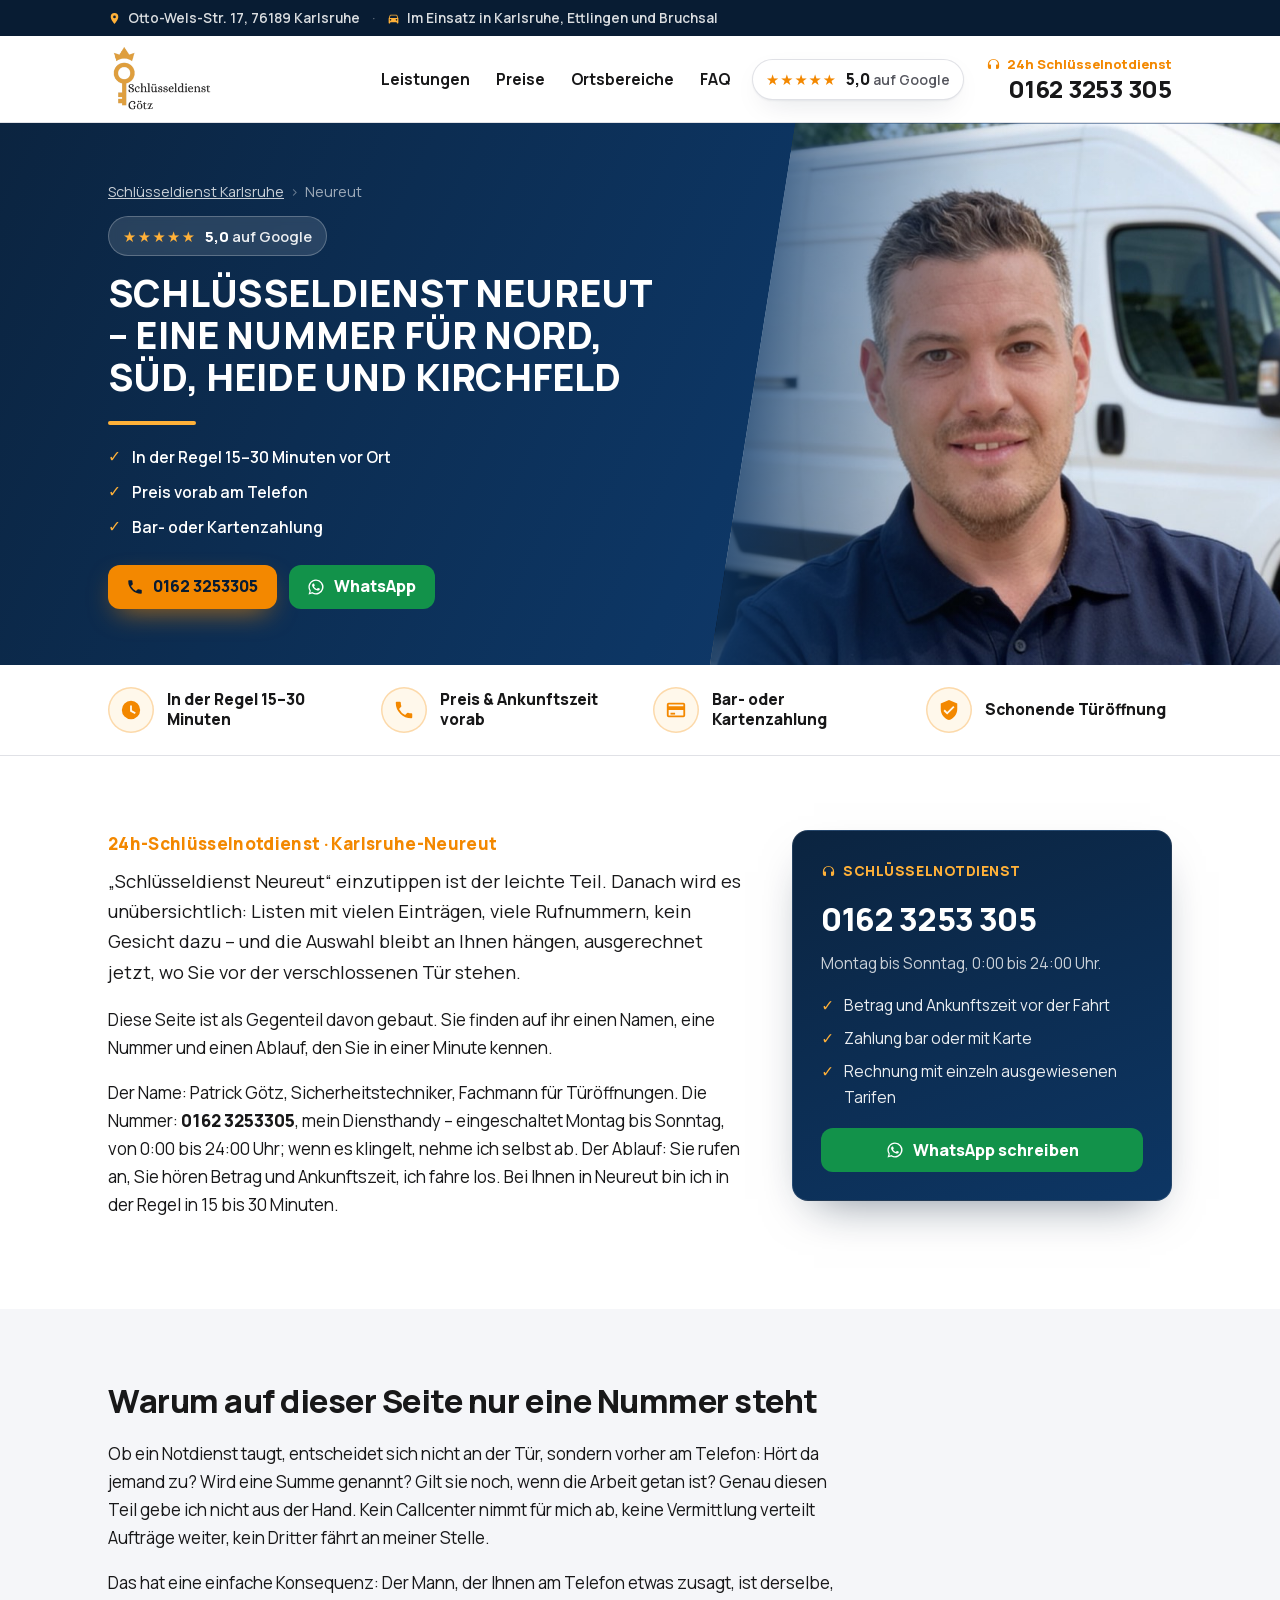
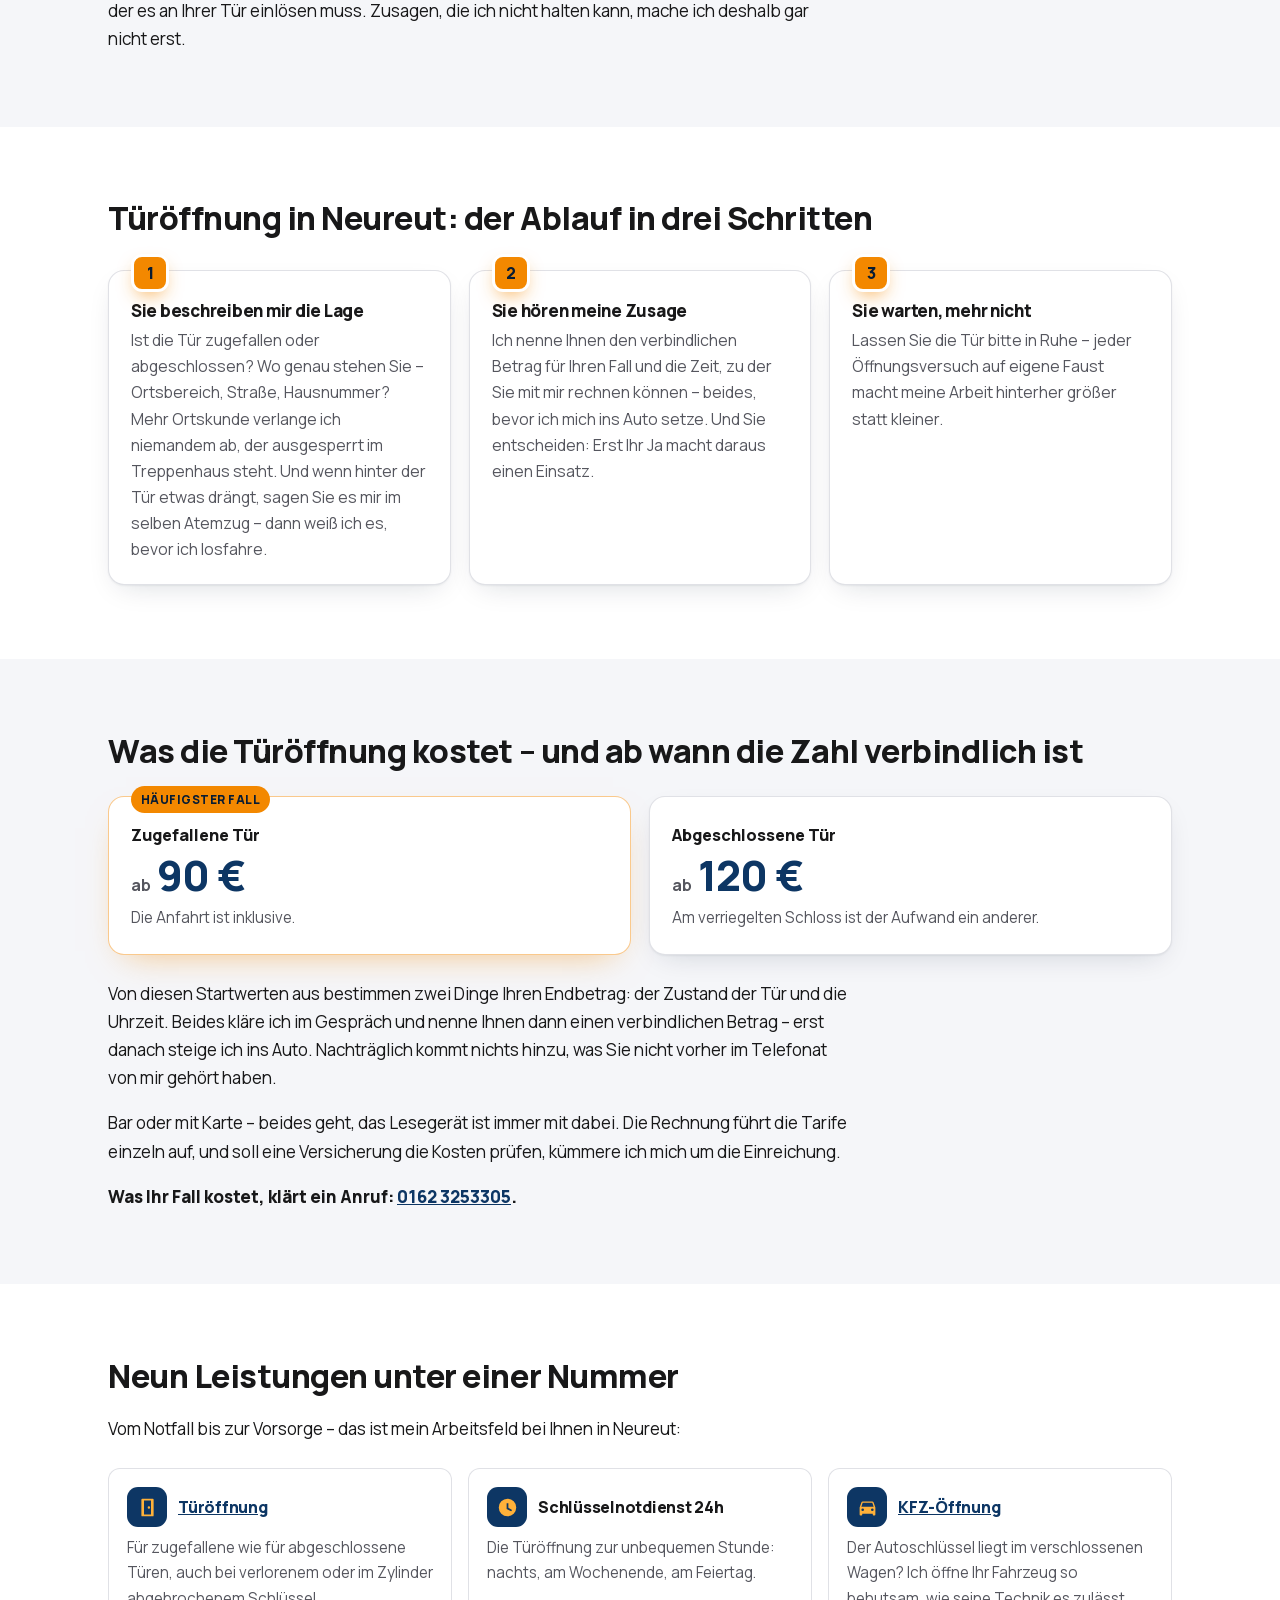
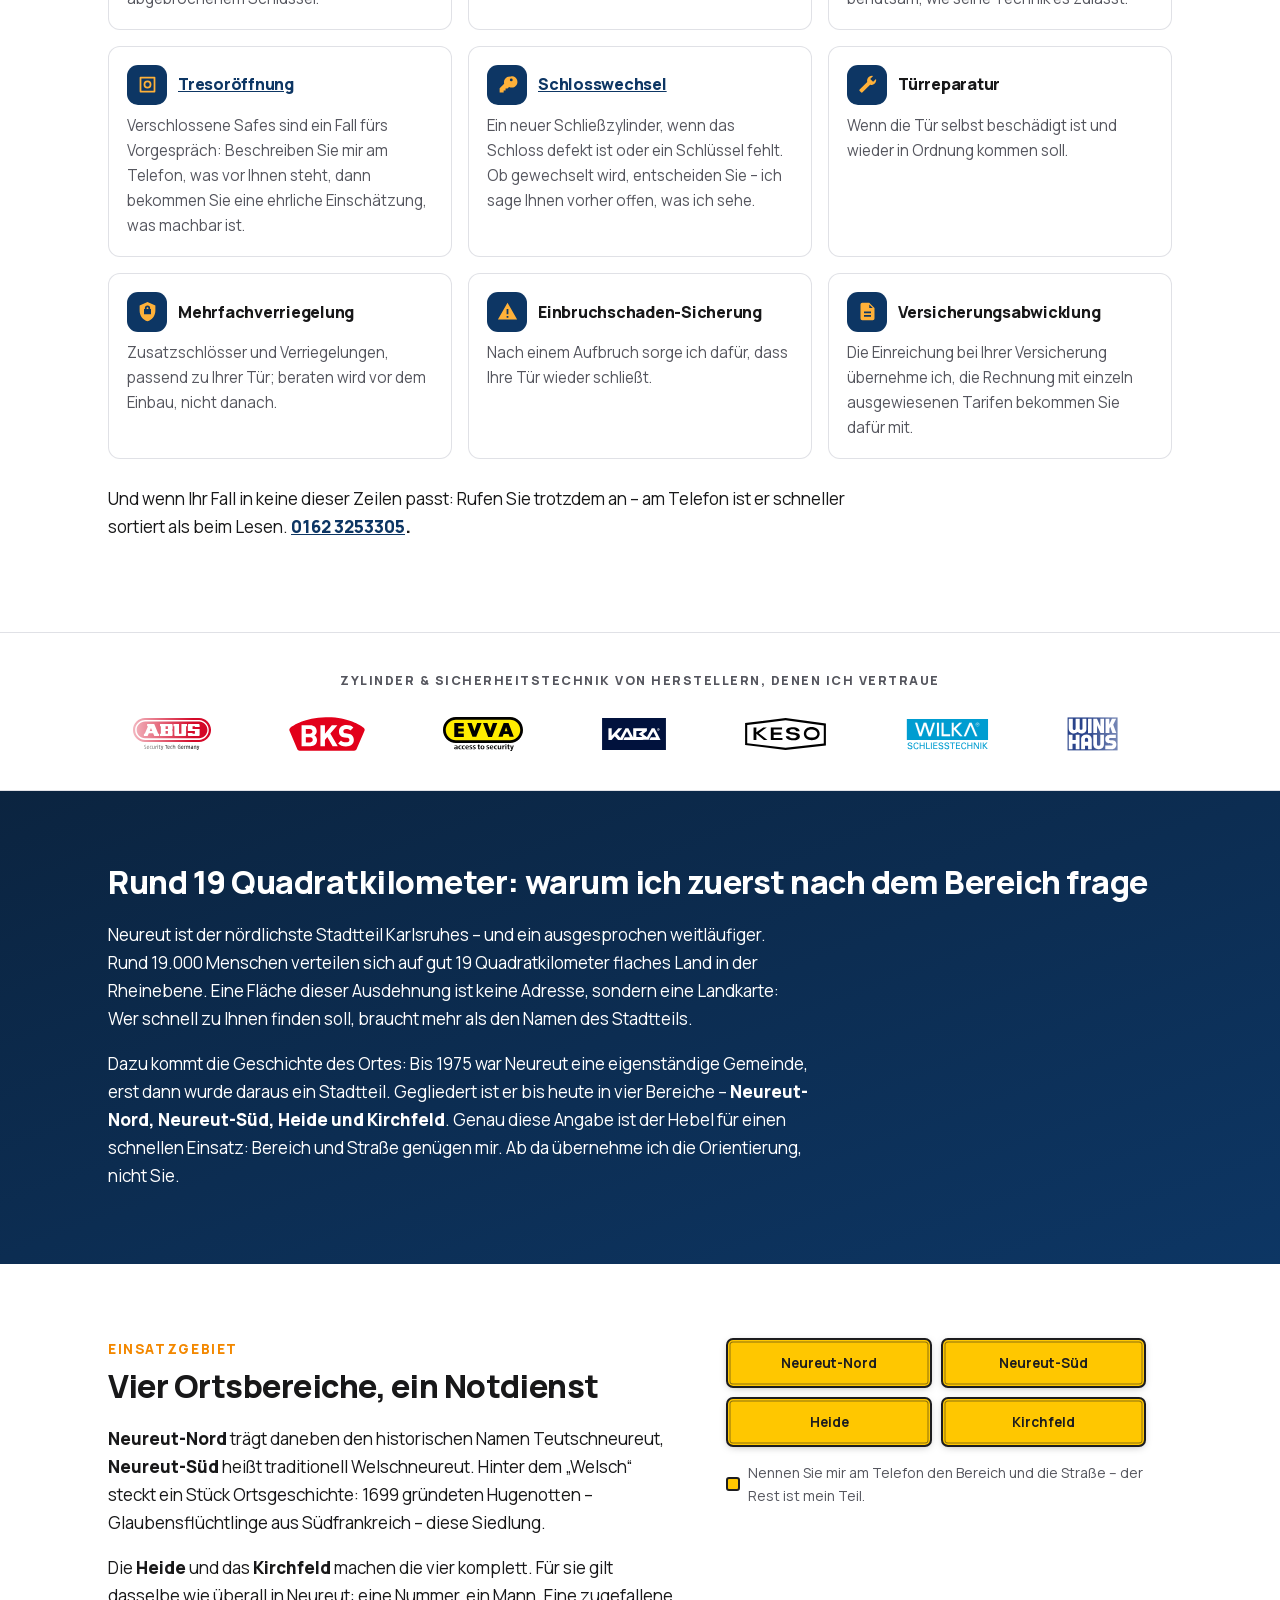
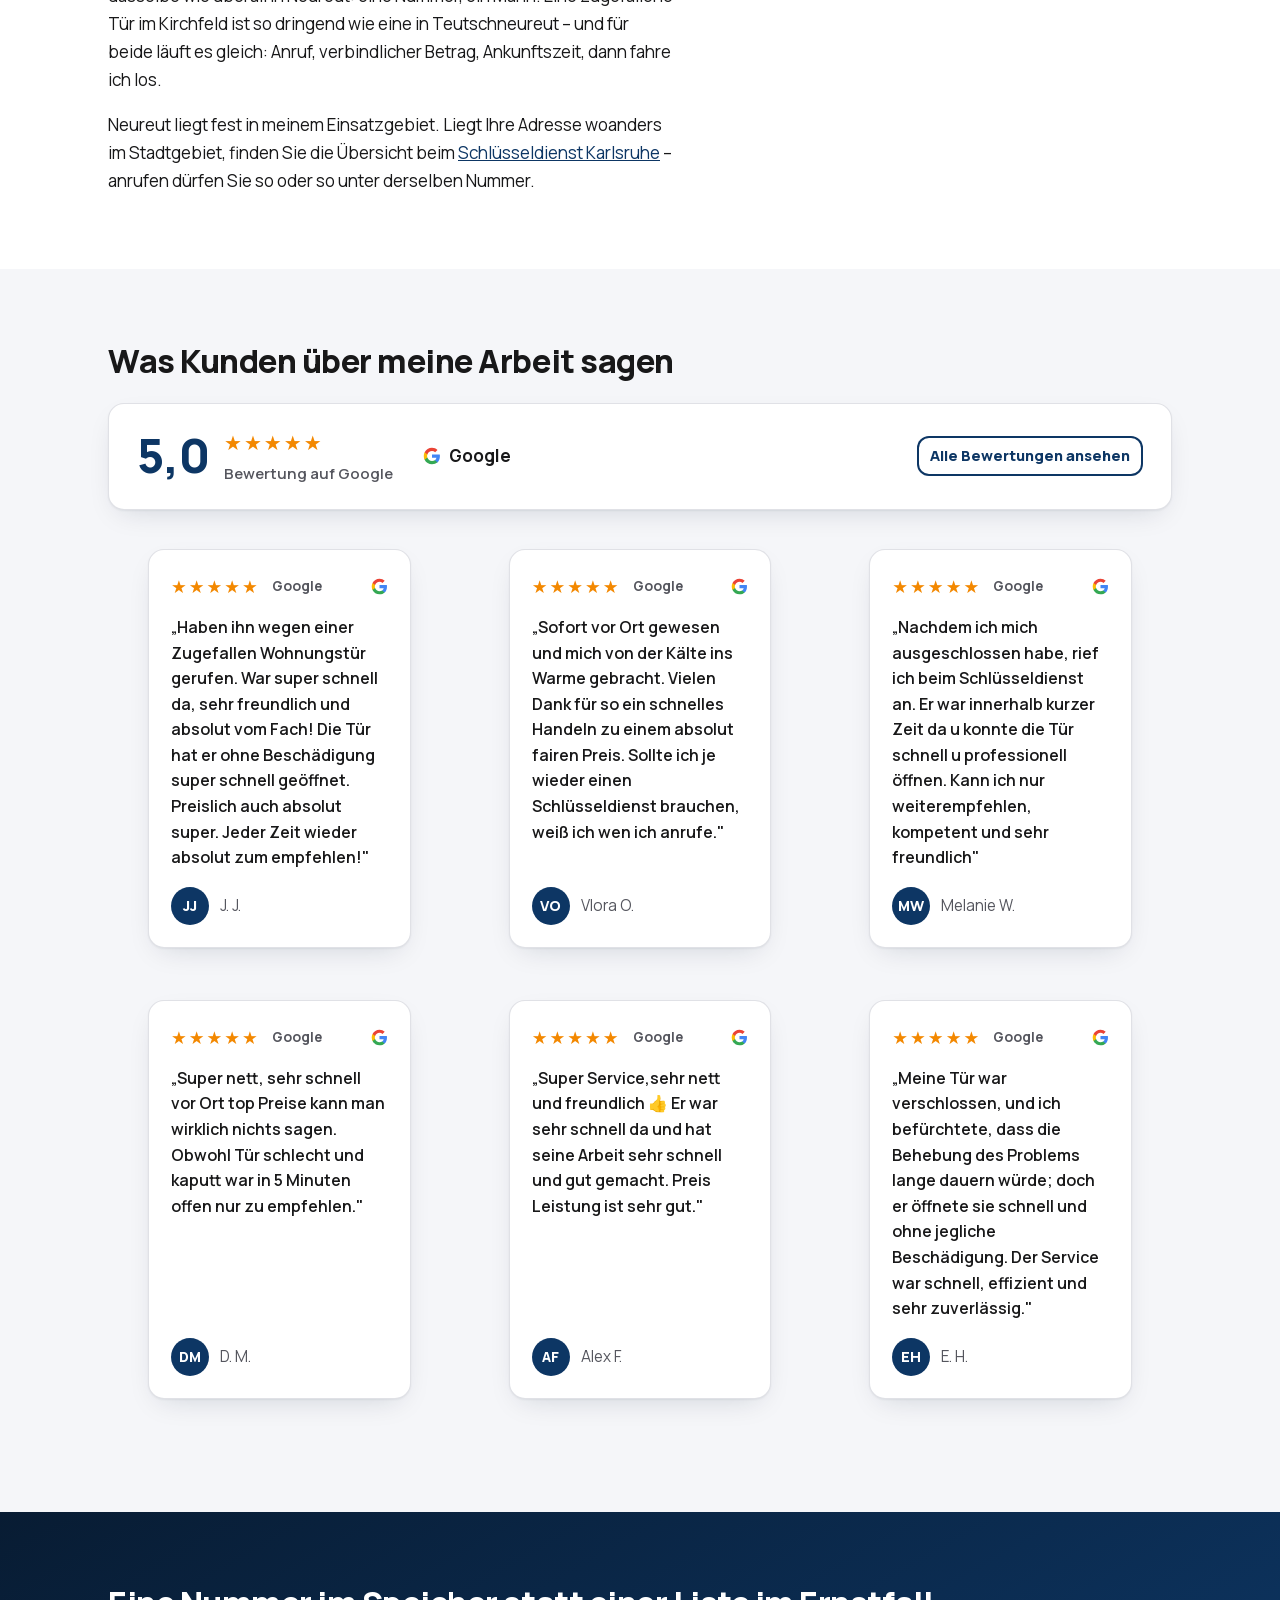
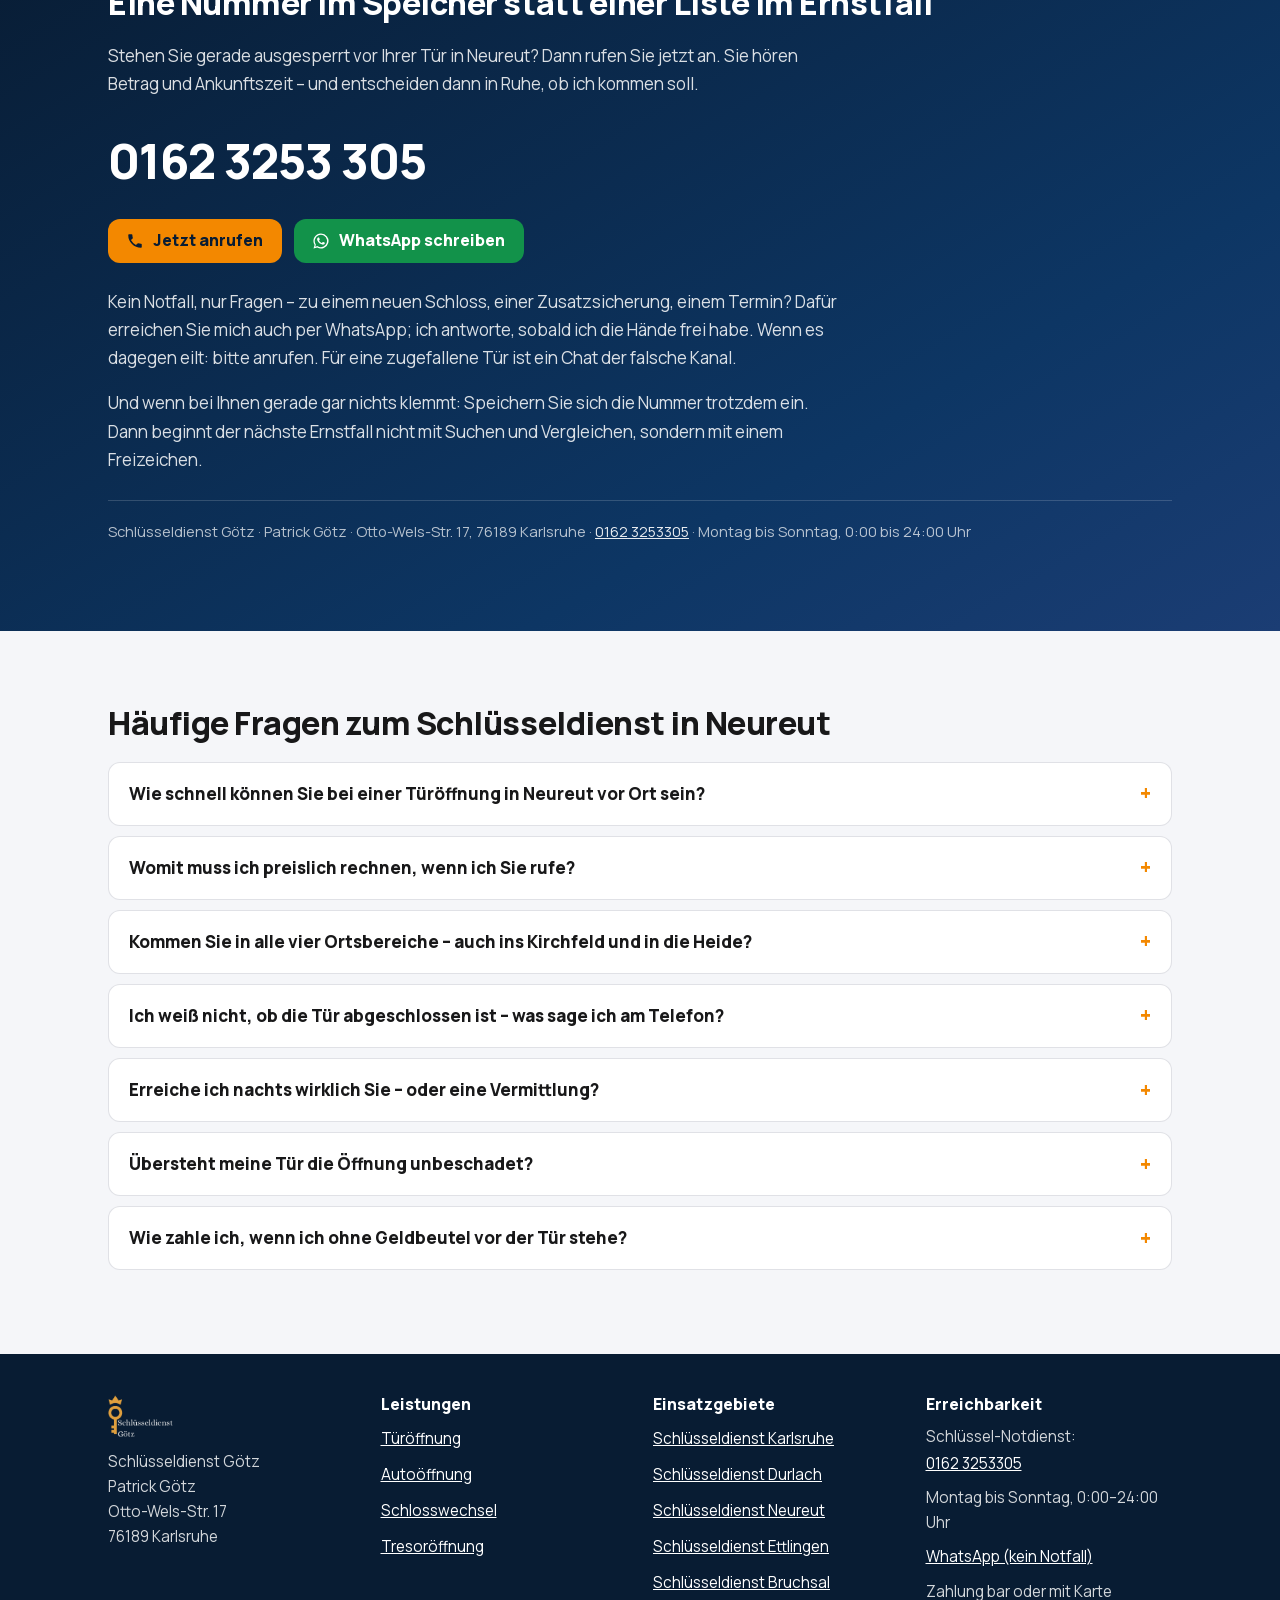
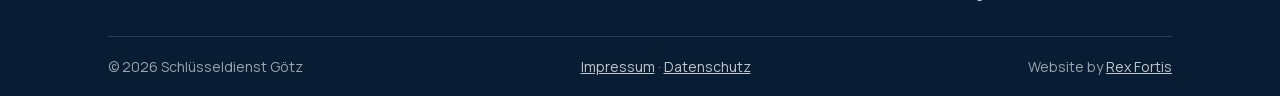
<file: schluesseldienst-neureut/index.html>
<!DOCTYPE html>
<html lang="de">
<head>
<meta charset="utf-8">
<meta name="viewport" content="width=device-width, initial-scale=1">
<meta name="robots" content="noindex,nofollow">
<title>Schlüsseldienst Neureut – Türöffnung Tag und Nacht</title>
<meta name="description" content="Schlüsseldienst für ganz Neureut – Nord, Süd, Heide und Kirchfeld. In der Regel in 15–30 Minuten bei Ihnen, rund um die Uhr: 0162 3253305.">
<link rel="canonical" href="https://cesurd.github.io/schluesseldienst-goetz/schluesseldienst-neureut/">
<meta name="theme-color" content="#0b2440">
<link rel="icon" href="../assets/img/favicon-48.png?v=155942" sizes="48x48" type="image/png">
<link rel="icon" href="../assets/img/favicon-96.png?v=155942" sizes="96x96" type="image/png">
<link rel="icon" href="../assets/img/favicon-192.png?v=155942" sizes="192x192" type="image/png">
<link rel="apple-touch-icon" href="../assets/img/favicon-180.png?v=103849">
<link rel="preload" href="../assets/fonts/manrope-var.woff2" as="font" type="font/woff2" crossorigin>
<link rel="stylesheet" href="../assets/css/styles.css?v=114152">
<meta property="og:locale" content="de_DE">
<meta property="og:type" content="website">
<meta property="og:site_name" content="Schlüsseldienst Götz">
<meta property="og:title" content="Schlüsseldienst Neureut – Türöffnung Tag und Nacht">
<meta property="og:description" content="Schlüsseldienst für ganz Neureut – Nord, Süd, Heide und Kirchfeld. In der Regel in 15–30 Minuten bei Ihnen, rund um die Uhr: 0162 3253305.">
<meta property="og:url" content="https://cesurd.github.io/schluesseldienst-goetz/schluesseldienst-neureut/">
<meta property="og:image" content="https://cesurd.github.io/schluesseldienst-goetz/assets/img/og-image.jpg">
<meta property="og:image:width" content="1200">
<meta property="og:image:height" content="630">
<meta property="og:image:alt" content="Schlüsseldienst Götz – 24h Türöffnung">
<meta name="twitter:card" content="summary_large_image">
<script type="application/ld+json">
{
  "@context": "https://schema.org",
  "@type": "Locksmith",
  "@id": "https://cesurd.github.io/schluesseldienst-goetz/#business",
  "name": "Schlüsseldienst Götz",
  "url": "https://cesurd.github.io/schluesseldienst-goetz/schluesseldienst-neureut/",
  "image": "https://cesurd.github.io/schluesseldienst-goetz/assets/img/patrick-goetz-960.jpg",
  "telephone": "+491623253305",
  "founder": { "@type": "Person", "name": "Patrick Götz" },
  "address": {
    "@type": "PostalAddress",
    "streetAddress": "Otto-Wels-Str. 17",
    "postalCode": "76189",
    "addressLocality": "Karlsruhe",
    "addressCountry": "DE"
  },
  "openingHoursSpecification": [{
    "@type": "OpeningHoursSpecification",
    "dayOfWeek": ["Monday","Tuesday","Wednesday","Thursday","Friday","Saturday","Sunday"],
    "opens": "00:00",
    "closes": "23:59"
  }],
  "areaServed": [
    { "@type": "Place", "name": "Karlsruhe-Neureut" },
    { "@type": "Place", "name": "Teutschneureut" },
    { "@type": "Place", "name": "Welschneureut" },
    { "@type": "Place", "name": "Neureut-Heide" },
    { "@type": "Place", "name": "Neureut-Kirchfeld" }
  ],
  "priceRange": "Türöffnung ab 90 €"
}
</script>
<script type="application/ld+json">
{
  "@context": "https://schema.org",
  "@type": "FAQPage",
  "mainEntity": [
    {
      "@type": "Question",
      "name": "Wie schnell können Sie bei einer Türöffnung in Neureut vor Ort sein?",
      "acceptedAnswer": { "@type": "Answer", "text": "In der Regel in 15 bis 30 Minuten. Die konkrete Ankunftszeit hören Sie am Telefon zusammen mit dem Betrag – dann wissen Sie beides, bevor Sie sich festlegen." }
    },
    {
      "@type": "Question",
      "name": "Womit muss ich preislich rechnen, wenn ich Sie rufe?",
      "acceptedAnswer": { "@type": "Answer", "text": "Eine zugefallene Tür beginnt bei 90 €, die Anfahrt eingerechnet; eine abgeschlossene bei 120 €. Ihr Endbetrag richtet sich nach der Tür und nach der Uhrzeit – verbindlich hören Sie ihn im Telefonat, noch bevor ich im Auto sitze." }
    },
    {
      "@type": "Question",
      "name": "Kommen Sie in alle vier Ortsbereiche – auch ins Kirchfeld und in die Heide?",
      "acceptedAnswer": { "@type": "Answer", "text": "Ja. Teutschneureut, Welschneureut, Heide und Kirchfeld gehören gleichermaßen zu meinem Einsatzgebiet. Hilfreich ist, wenn Sie den Bereich am Telefon gleich mitnennen: Bei gut 19 Quadratkilometern Stadtteilfläche macht jede Angabe das Ziel eindeutiger." }
    },
    {
      "@type": "Question",
      "name": "Ich weiß nicht, ob die Tür abgeschlossen ist – was sage ich am Telefon?",
      "acceptedAnswer": { "@type": "Answer", "text": "Beschreiben Sie einfach, was passiert ist und was Sie sehen. Die Einordnung übernehme ich – und damit steht auch fest, welcher der beiden Ausgangswerte für Ihren Fall gilt." }
    },
    {
      "@type": "Question",
      "name": "Erreiche ich nachts wirklich Sie – oder eine Vermittlung?",
      "acceptedAnswer": { "@type": "Answer", "text": "Mich. 0162 3253305 ist mein Diensthandy; es gibt keine Zentrale dahinter und niemanden, der Aufträge weiterreicht. Das Handy bleibt durchgehend an, auch nachts, sonntags und an Feiertagen. Bedenken Sie nur: Die Uhrzeit fließt in den Endbetrag ein – auch deshalb hören Sie Ihre Zahl vor dem Einsatz." }
    },
    {
      "@type": "Question",
      "name": "Übersteht meine Tür die Öffnung unbeschadet?",
      "acceptedAnswer": { "@type": "Answer", "text": "Das ist mein Anspruch an jede Öffnung – gebohrt wird nur, wenn nichts anderes mehr geht. Pauschal versprechen lässt sich so etwas seriös nicht; sagen lässt sich: Ein funktionierender Zylinder bleibt bei mir drin, und ob nach der Öffnung ein Wechsel sinnvoll ist, entscheiden Sie." }
    },
    {
      "@type": "Question",
      "name": "Wie zahle ich, wenn ich ohne Geldbeutel vor der Tür stehe?",
      "acceptedAnswer": { "@type": "Answer", "text": "Mit Karte – das Lesegerät habe ich grundsätzlich dabei, Bargeld geht ebenso. Auf der Rechnung sind die Tarife einzeln ausgewiesen; soll Ihre Versicherung einspringen, übernehme ich die Einreichung." }
    }
  ]
}
</script>
</head>
<body>
<a class="skip" href="#main">Zum Inhalt springen</a>

<div class="topbar">
  <div class="wrap">
    <span class="tb-item">
      <svg width="13" height="13" viewBox="0 0 24 24" fill="currentColor" aria-hidden="true"><path d="M12 2a7 7 0 0 0-7 7c0 5.25 7 13 7 13s7-7.75 7-13a7 7 0 0 0-7-7Zm0 9.5A2.5 2.5 0 1 1 14.5 9 2.5 2.5 0 0 1 12 11.5Z"/></svg>
      Otto-Wels-Str. 17, 76189 Karlsruhe
    </span>
    <span class="tb-sep" aria-hidden="true">·</span>
    <span class="tb-item tb-area">
      <svg width="13" height="13" viewBox="0 0 24 24" fill="currentColor" aria-hidden="true"><path d="M18.9 6c-.2-.6-.8-1-1.4-1h-11c-.7 0-1.2.4-1.4 1L3 12v8a1 1 0 0 0 1 1h1a1 1 0 0 0 1-1v-1h12v1a1 1 0 0 0 1 1h1a1 1 0 0 0 1-1v-8l-2.1-6ZM6.5 16A1.5 1.5 0 1 1 8 14.5 1.5 1.5 0 0 1 6.5 16Zm11 0a1.5 1.5 0 1 1 1.5-1.5 1.5 1.5 0 0 1-1.5 1.5ZM5 11l1.5-4.5h11L19 11Z"/></svg>
      Im Einsatz in Karlsruhe, Ettlingen und Bruchsal
    </span>
  </div>
</div>
<header class="header">
  <div class="wrap header__in">
    <a class="header__logo" href="../" aria-label="Schlüsseldienst Götz – Startseite">
      <img src="../assets/img/logo-dunkel.png" alt="Schlüsseldienst Götz" width="252" height="97">
    </a>
    <input class="mnav__toggle" type="checkbox" id="mnav-toggle" aria-label="Menü öffnen und schließen">
    <label class="mnav__btn" for="mnav-toggle">
      <svg class="ic-burger" width="22" height="22" viewBox="0 0 24 24" fill="none" stroke="currentColor" stroke-width="2.2" stroke-linecap="round" aria-hidden="true"><path d="M4 7h16M4 12h16M4 17h16"/></svg>
      <svg class="ic-x" width="22" height="22" viewBox="0 0 24 24" fill="none" stroke="currentColor" stroke-width="2.2" stroke-linecap="round" aria-hidden="true"><path d="M6 6l12 12M18 6L6 18"/></svg>
    </label>
    <nav class="header__nav" aria-label="Hauptnavigation">
      <a href="#leistungen">Leistungen</a>
      <a href="#preise">Preise</a>
      <a href="#ortsbereiche">Ortsbereiche</a>
      <a href="#faq">FAQ</a>
    </nav>
    <a class="header__rating" href="https://www.google.com/maps?cid=4813255652723528728"
       target="_blank" rel="noopener nofollow" aria-label="Bewertung 5,0 von 5 auf Google – Rezensionen ansehen">
      <span class="hr-stars" aria-hidden="true">★★★★★</span>
      <span class="hr-text"><b>5,0</b> auf Google</span>
    </a>
    <div class="header__call">
      <span class="hc-label">
        <svg width="15" height="15" viewBox="0 0 24 24" fill="currentColor" aria-hidden="true"><path d="M12 3a9 9 0 0 0-9 9v4a3 3 0 0 0 3 3h1a1 1 0 0 0 1-1v-5a1 1 0 0 0-1-1H5v-.5a7 7 0 0 1 14 0v.5h-2a1 1 0 0 0-1 1v5a1 1 0 0 0 1 1h1a3 3 0 0 0 3-3v-4a9 9 0 0 0-9-9Z"/></svg>
        24h Schlüsselnotdienst
      </span>
      <a class="hc-num" href="tel:+491623253305">0162 3253 305</a>
    </div>
  </div>
</header>

<main id="main">

  <section class="hero hero--split">
   <div class="wrap hero__grid">
    <div class="hero__body">
      <nav class="crumbs crumbs--hero" aria-label="Brotkrumen">
        <a href="../">Schlüsseldienst Karlsruhe</a><span class="sep">›</span><span>Neureut</span>
      </nav>
      <p class="hero__rating">
        <span class="hr-stars" aria-hidden="true">★★★★★</span>
        <span><b>5,0</b> auf Google</span>
      </p>
      <h1>Schlüsseldienst Neureut – eine Nummer für Nord, Süd, Heide und&nbsp;Kirchfeld</h1>
      <div class="hero__bar" aria-hidden="true"></div>
      <ul class="hero__punch">
        <li><span class="tick">✓</span> In der Regel 15–30 Minuten vor Ort</li>
        <li><span class="tick">✓</span> Preis vorab am Telefon</li>
        <li><span class="tick">✓</span> Bar- oder Kartenzahlung</li>
      </ul>
      <div class="cta-row">
        <a class="btn btn--call" href="tel:+491623253305">
          <svg width="18" height="18" viewBox="0 0 24 24" fill="currentColor" aria-hidden="true"><path d="M6.62 10.79a15.05 15.05 0 0 0 6.59 6.59l2.2-2.2a1 1 0 0 1 1.02-.24 11.36 11.36 0 0 0 3.57.57 1 1 0 0 1 1 1V20a1 1 0 0 1-1 1A17 17 0 0 1 3 4a1 1 0 0 1 1-1h3.5a1 1 0 0 1 1 1 11.36 11.36 0 0 0 .57 3.57 1 1 0 0 1-.25 1.02Z"/></svg>
          0162 3253305
        </a>
        <a class="btn btn--wa" href="https://wa.me/491623253305" rel="noopener">
          <svg width="18" height="18" viewBox="0 0 24 24" fill="currentColor" aria-hidden="true"><path d="M12 2a10 10 0 0 0-8.5 15.3L2 22l4.9-1.4A10 10 0 1 0 12 2Zm0 18.2c-1.6 0-3.1-.4-4.4-1.2l-.3-.2-2.9.8.8-2.8-.2-.3A8.2 8.2 0 1 1 12 20.2Zm4.6-6.1c-.3-.1-1.5-.7-1.7-.8-.2-.1-.4-.1-.6.1-.2.3-.7.8-.8 1-.1.2-.3.2-.6.1a6.8 6.8 0 0 1-2-1.2 7.5 7.5 0 0 1-1.4-1.7c-.1-.3 0-.4.1-.6l.4-.5c.1-.2.2-.3.3-.5v-.5c-.1-.1-.6-1.4-.8-1.9-.2-.5-.4-.4-.6-.4h-.5c-.2 0-.5.1-.7.3-.2.3-.9.9-.9 2.1s.9 2.4 1 2.6c.1.2 1.8 2.8 4.3 3.9.6.3 1.1.4 1.5.6.6.2 1.2.2 1.6.1.5-.1 1.5-.6 1.7-1.2.2-.6.2-1.1.2-1.2-.1-.1-.3-.2-.5-.3Z"/></svg>
          WhatsApp
        </a>
      </div>
    </div>
    <figure class="hero__photo">
      <img src="../assets/img/patrick-goetz-1600.jpg"
           srcset="../assets/img/patrick-goetz-960.jpg 960w, ../assets/img/patrick-goetz-1600.jpg 1600w"
           sizes="(max-width: 760px) 100vw, 46vw"
           width="1600" height="1197" fetchpriority="high"
           alt="Patrick Götz vor seinem Einsatzfahrzeug">
    </figure>
   </div>
  </section>

  <div class="badge-strip">
    <div class="wrap">
      <div class="bs-item">
        <span class="bs-ico"><svg width="22" height="22" viewBox="0 0 24 24" fill="currentColor" aria-hidden="true"><path d="M12 2a10 10 0 1 0 10 10A10 10 0 0 0 12 2Zm4.2 14.4L11 13.7V7h2v5.3l4.2 2.5Z"/></svg></span>
        In der Regel 15–30 Minuten
      </div>
      <div class="bs-item">
        <span class="bs-ico"><svg width="22" height="22" viewBox="0 0 24 24" fill="currentColor" aria-hidden="true"><path d="M6.62 10.79a15.05 15.05 0 0 0 6.59 6.59l2.2-2.2a1 1 0 0 1 1.02-.24 11.36 11.36 0 0 0 3.57.57 1 1 0 0 1 1 1V20a1 1 0 0 1-1 1A17 17 0 0 1 3 4a1 1 0 0 1 1-1h3.5a1 1 0 0 1 1 1 11.36 11.36 0 0 0 .57 3.57 1 1 0 0 1-.25 1.02Z"/></svg></span>
        Preis &amp; Ankunftszeit vorab
      </div>
      <div class="bs-item">
        <span class="bs-ico"><svg width="22" height="22" viewBox="0 0 24 24" fill="currentColor" aria-hidden="true"><path d="M20 4H4a2 2 0 0 0-2 2v12a2 2 0 0 0 2 2h16a2 2 0 0 0 2-2V6a2 2 0 0 0-2-2Zm0 4H4V6h16Zm0 10H4v-6h16Z"/><path d="M6 15h5v2H6z"/></svg></span>
        Bar- oder Kartenzahlung
      </div>
      <div class="bs-item">
        <span class="bs-ico"><svg width="22" height="22" viewBox="0 0 24 24" fill="currentColor" aria-hidden="true"><path d="M12 1 3 5v6c0 5.55 3.84 10.74 9 12 5.16-1.26 9-6.45 9-12V5Zm-2 16-4-4 1.41-1.41L10 14.17l6.59-6.59L18 9Z"/></svg></span>
        Schonende Türöffnung
      </div>
    </div>
  </div>

  <section class="section intro">
    <div class="wrap intro__in">
      <div>
        <p class="intro__eyebrow">24h-Schlüsselnotdienst · Karlsruhe-Neureut</p>
        <p class="lead">„Schlüsseldienst Neureut“ einzutippen ist der leichte Teil. Danach wird es unübersichtlich: Listen mit vielen Einträgen, viele Rufnummern, kein Gesicht dazu – und die Auswahl bleibt an Ihnen hängen, ausgerechnet jetzt, wo Sie vor der verschlossenen Tür stehen.</p>
        <p>Diese Seite ist als Gegenteil davon gebaut. Sie finden auf ihr einen Namen, eine Nummer und einen Ablauf, den Sie in einer Minute kennen.</p>
        <p>Der Name: Patrick Götz, Sicherheitstechniker, Fachmann für Türöffnungen. Die Nummer: <strong>0162&nbsp;3253305</strong>, mein Diensthandy – eingeschaltet Montag bis Sonntag, von 0:00 bis 24:00 Uhr; wenn es klingelt, nehme ich selbst ab. Der Ablauf: Sie rufen an, Sie hören Betrag und Ankunftszeit, ich fahre los. Bei Ihnen in Neureut bin ich in der Regel in 15 bis 30 Minuten.</p>
      </div>
      <aside class="callcard" aria-label="Direktkontakt">
        <span class="cc-eyebrow">
          <svg width="15" height="15" viewBox="0 0 24 24" fill="currentColor" aria-hidden="true"><path d="M12 3a9 9 0 0 0-9 9v4a3 3 0 0 0 3 3h1a1 1 0 0 0 1-1v-5a1 1 0 0 0-1-1H5v-.5a7 7 0 0 1 14 0v.5h-2a1 1 0 0 0-1 1v5a1 1 0 0 0 1 1h1a3 3 0 0 0 3-3v-4a9 9 0 0 0-9-9Z"/></svg>
          Schlüsselnotdienst
        </span>
        <a class="cc-num" href="tel:+491623253305">0162 3253 305</a>
        <p class="cc-sub">Montag bis Sonntag, 0:00 bis 24:00 Uhr.</p>
        <ul class="cc-facts">
          <li><span class="tick">✓</span> Betrag und Ankunftszeit vor der Fahrt</li>
          <li><span class="tick">✓</span> Zahlung bar oder mit Karte</li>
          <li><span class="tick">✓</span> Rechnung mit einzeln ausgewiesenen Tarifen</li>
        </ul>
        <a class="btn btn--wa" href="https://wa.me/491623253305" rel="noopener">
          <svg width="18" height="18" viewBox="0 0 24 24" fill="currentColor" aria-hidden="true"><path d="M12 2a10 10 0 0 0-8.5 15.3L2 22l4.9-1.4A10 10 0 1 0 12 2Zm0 18.2c-1.6 0-3.1-.4-4.4-1.2l-.3-.2-2.9.8.8-2.8-.2-.3A8.2 8.2 0 1 1 12 20.2Zm4.6-6.1c-.3-.1-1.5-.7-1.7-.8-.2-.1-.4-.1-.6.1-.2.3-.7.8-.8 1-.1.2-.3.2-.6.1a6.8 6.8 0 0 1-2-1.2 7.5 7.5 0 0 1-1.4-1.7c-.1-.3 0-.4.1-.6l.4-.5c.1-.2.2-.3.3-.5v-.5c-.1-.1-.6-1.4-.8-1.9-.2-.5-.4-.4-.6-.4h-.5c-.2 0-.5.1-.7.3-.2.3-.9.9-.9 2.1s.9 2.4 1 2.6c.1.2 1.8 2.8 4.3 3.9.6.3 1.1.4 1.5.6.6.2 1.2.2 1.6.1.5-.1 1.5-.6 1.7-1.2.2-.6.2-1.1.2-1.2-.1-.1-.3-.2-.5-.3Z"/></svg>
          WhatsApp schreiben
        </a>
      </aside>
    </div>
  </section>

  <section class="section section--soft">
    <div class="wrap">
      <h2>Warum auf dieser Seite nur eine Nummer steht</h2>
      <div class="prose">
        <p>Ob ein Notdienst taugt, entscheidet sich nicht an der Tür, sondern vorher am Telefon: Hört da jemand zu? Wird eine Summe genannt? Gilt sie noch, wenn die Arbeit getan ist? Genau diesen Teil gebe ich nicht aus der Hand. Kein Callcenter nimmt für mich ab, keine Vermittlung verteilt Aufträge weiter, kein Dritter fährt an meiner Stelle.</p>
        <p>Das hat eine einfache Konsequenz: Der Mann, der Ihnen am Telefon etwas zusagt, ist derselbe, der es an Ihrer Tür einlösen muss. Zusagen, die ich nicht halten kann, mache ich deshalb gar nicht erst.</p>
      </div>
    </div>
  </section>

  <section class="section">
    <div class="wrap">
      <h2>Türöffnung in Neureut: der Ablauf in drei Schritten</h2>
      <div class="flow" style="margin-top:2rem;">
        <article class="flowstep">
          <span class="flowstep__no" aria-hidden="true">1</span>
          <h3>Sie beschreiben mir die Lage</h3>
          <p>Ist die Tür zugefallen oder abgeschlossen? Wo genau stehen Sie – Ortsbereich, Straße, Hausnummer? Mehr Ortskunde verlange ich niemandem ab, der ausgesperrt im Treppenhaus steht. Und wenn hinter der Tür etwas drängt, sagen Sie es mir im selben Atemzug – dann weiß ich es, bevor ich losfahre.</p>
        </article>
        <article class="flowstep">
          <span class="flowstep__no" aria-hidden="true">2</span>
          <h3>Sie hören meine Zusage</h3>
          <p>Ich nenne Ihnen den verbindlichen Betrag für Ihren Fall und die Zeit, zu der Sie mit mir rechnen können – beides, bevor ich mich ins Auto setze. Und Sie entscheiden: Erst Ihr Ja macht daraus einen Einsatz.</p>
        </article>
        <article class="flowstep">
          <span class="flowstep__no" aria-hidden="true">3</span>
          <h3>Sie warten, mehr nicht</h3>
          <p>Lassen Sie die Tür bitte in Ruhe – jeder Öffnungsversuch auf eigene Faust macht meine Arbeit hinterher größer statt kleiner.</p>
        </article>
      </div>
    </div>
  </section>

  <section class="section section--soft anchor-target" id="preise">
    <div class="wrap">
      <h2>Was die Türöffnung kostet – und ab wann die Zahl verbindlich ist</h2>
      <div class="prices" style="margin-block:1.6rem;">
        <div class="price price--lead">
          <span class="price__tag">Häufigster Fall</span>
          <span class="price__label">Zugefallene Tür</span>
          <span class="price__val"><span class="pv-ab">ab</span>90&nbsp;€</span>
          <p class="price__note">Die Anfahrt ist inklusive.</p>
        </div>
        <div class="price">
          <span class="price__label">Abgeschlossene Tür</span>
          <span class="price__val"><span class="pv-ab">ab</span>120&nbsp;€</span>
          <p class="price__note">Am verriegelten Schloss ist der Aufwand ein anderer.</p>
        </div>
      </div>
      <div class="prose">
        <p>Von diesen Startwerten aus bestimmen zwei Dinge Ihren Endbetrag: der Zustand der Tür und die Uhrzeit. Beides kläre ich im Gespräch und nenne Ihnen dann einen verbindlichen Betrag – erst danach steige ich ins Auto. Nachträglich kommt nichts hinzu, was Sie nicht vorher im Telefonat von mir gehört haben.</p>
        <p>Bar oder mit Karte – beides geht, das Lesegerät ist immer mit dabei. Die Rechnung führt die Tarife einzeln auf, und soll eine Versicherung die Kosten prüfen, kümmere ich mich um die Einreichung.</p>
        <p><strong>Was Ihr Fall kostet, klärt ein Anruf: <a href="tel:+491623253305">0162 3253305</a>.</strong></p>
      </div>
    </div>
  </section>

  <section class="section anchor-target" id="leistungen">
    <div class="wrap">
      <h2>Neun Leistungen unter einer Nummer</h2>
      <p class="prose">Vom Notfall bis zur Vorsorge – das ist mein Arbeitsfeld bei Ihnen in Neureut:</p>
      <div class="svcgrid" style="margin-block:1.6rem;">
        <article class="svcitem">
          <div class="svcitem__top">
            <span class="svcitem__ico" aria-hidden="true"><svg width="21" height="21" viewBox="0 0 24 24" fill="currentColor"><path d="M6 2h12a1 1 0 0 1 1 1v18a1 1 0 0 1-1 1H6a1 1 0 0 1-1-1V3a1 1 0 0 1 1-1Zm2 2v16h8V4Zm7 8a1.4 1.4 0 1 1-1.4-1.4A1.4 1.4 0 0 1 15 12Z"/></svg></span>
            <h3><a href="../services/tueroeffnung/">Türöffnung</a></h3>
          </div>
          <p>Für zugefallene wie für abgeschlossene Türen, auch bei verlorenem oder im Zylinder abgebrochenem Schlüssel.</p>
        </article>
        <article class="svcitem">
          <div class="svcitem__top">
            <span class="svcitem__ico" aria-hidden="true"><svg width="21" height="21" viewBox="0 0 24 24" fill="currentColor"><path d="M12 2a10 10 0 1 0 10 10A10 10 0 0 0 12 2Zm4.2 14.4L11 13.7V7h2v5.3l4.2 2.5Z"/></svg></span>
            <h3>Schlüsselnotdienst 24h</h3>
          </div>
          <p>Die Türöffnung zur unbequemen Stunde: nachts, am Wochenende, am Feiertag.</p>
        </article>
        <article class="svcitem">
          <div class="svcitem__top">
            <span class="svcitem__ico" aria-hidden="true"><svg width="21" height="21" viewBox="0 0 24 24" fill="currentColor"><path d="M18.9 6c-.2-.6-.8-1-1.4-1h-11c-.7 0-1.2.4-1.4 1L3 12v8a1 1 0 0 0 1 1h1a1 1 0 0 0 1-1v-1h12v1a1 1 0 0 0 1 1h1a1 1 0 0 0 1-1v-8l-2.1-6ZM6.5 16A1.5 1.5 0 1 1 8 14.5 1.5 1.5 0 0 1 6.5 16Zm11 0a1.5 1.5 0 1 1 1.5-1.5 1.5 1.5 0 0 1-1.5 1.5ZM5 11l1.5-4.5h11L19 11Z"/></svg></span>
            <h3><a href="../services/autooeffnung/">KFZ-Öffnung</a></h3>
          </div>
          <p>Der Autoschlüssel liegt im verschlossenen Wagen? Ich öffne Ihr Fahrzeug so behutsam, wie seine Technik es zulässt.</p>
        </article>
        <article class="svcitem">
          <div class="svcitem__top">
            <span class="svcitem__ico" aria-hidden="true"><svg width="21" height="21" viewBox="0 0 24 24" fill="currentColor"><path d="M4 3h16a1 1 0 0 1 1 1v16a1 1 0 0 1-1 1H4a1 1 0 0 1-1-1V4a1 1 0 0 1 1-1Zm1 2v14h14V5Zm7 2.5A4.5 4.5 0 1 1 7.5 12 4.5 4.5 0 0 1 12 7.5Zm0 2A2.5 2.5 0 1 0 14.5 12 2.5 2.5 0 0 0 12 9.5Z"/></svg></span>
            <h3><a href="../services/tresoroeffnung/">Tresoröffnung</a></h3>
          </div>
          <p>Verschlossene Safes sind ein Fall fürs Vorgespräch: Beschreiben Sie mir am Telefon, was vor Ihnen steht, dann bekommen Sie eine ehrliche Einschätzung, was machbar ist.</p>
        </article>
        <article class="svcitem">
          <div class="svcitem__top">
            <span class="svcitem__ico" aria-hidden="true"><svg width="21" height="21" viewBox="0 0 24 24" fill="currentColor"><path d="M14.5 3a6.5 6.5 0 0 0-6.3 8.2L3 16.4V21h4.6v-2.2h2.2v-2.2H12l1.8-1.8A6.5 6.5 0 1 0 14.5 3Zm1.8 5.4a1.6 1.6 0 1 1 1.6-1.6 1.6 1.6 0 0 1-1.6 1.6Z"/></svg></span>
            <h3><a href="../services/schlosswechsel/">Schlosswechsel</a></h3>
          </div>
          <p>Ein neuer Schließzylinder, wenn das Schloss defekt ist oder ein Schlüssel fehlt. Ob gewechselt wird, entscheiden Sie – ich sage Ihnen vorher offen, was ich sehe.</p>
        </article>
        <article class="svcitem">
          <div class="svcitem__top">
            <span class="svcitem__ico" aria-hidden="true"><svg width="21" height="21" viewBox="0 0 24 24" fill="currentColor"><path d="M21.7 5.6 18.4 8.9 15.1 5.6l3.3-3.3a5.5 5.5 0 0 0-6.7 6.7L3.3 17.4a1.6 1.6 0 0 0 0 2.3l1 1a1.6 1.6 0 0 0 2.3 0L15 12.3a5.5 5.5 0 0 0 6.7-6.7Z"/></svg></span>
            <h3>Türreparatur</h3>
          </div>
          <p>Wenn die Tür selbst beschädigt ist und wieder in Ordnung kommen soll.</p>
        </article>
        <article class="svcitem">
          <div class="svcitem__top">
            <span class="svcitem__ico" aria-hidden="true"><svg width="21" height="21" viewBox="0 0 24 24" fill="currentColor"><path d="M12 1 3 5v6c0 5.55 3.84 10.74 9 12 5.16-1.26 9-6.45 9-12V5Zm0 4a3 3 0 0 1 3 3v1h1v6H8v-6h1V8a3 3 0 0 1 3-3Zm0 2a1 1 0 0 0-1 1v1h2V8a1 1 0 0 0-1-1Z"/></svg></span>
            <h3>Mehrfachverriegelung</h3>
          </div>
          <p>Zusatzschlösser und Verriegelungen, passend zu Ihrer Tür; beraten wird vor dem Einbau, nicht danach.</p>
        </article>
        <article class="svcitem">
          <div class="svcitem__top">
            <span class="svcitem__ico" aria-hidden="true"><svg width="21" height="21" viewBox="0 0 24 24" fill="currentColor"><path d="M12 2 1 21h22ZM11 9h2v6h-2Zm0 8h2v2h-2Z"/></svg></span>
            <h3>Einbruchschaden-Sicherung</h3>
          </div>
          <p>Nach einem Aufbruch sorge ich dafür, dass Ihre Tür wieder schließt.</p>
        </article>
        <article class="svcitem">
          <div class="svcitem__top">
            <span class="svcitem__ico" aria-hidden="true"><svg width="21" height="21" viewBox="0 0 24 24" fill="currentColor"><path d="M14 2H6a2 2 0 0 0-2 2v16a2 2 0 0 0 2 2h12a2 2 0 0 0 2-2V8Zm0 2 4 4h-4ZM8 12h8v2H8Zm0 4h8v2H8Z"/></svg></span>
            <h3>Versicherungsabwicklung</h3>
          </div>
          <p>Die Einreichung bei Ihrer Versicherung übernehme ich, die Rechnung mit einzeln ausgewiesenen Tarifen bekommen Sie dafür mit.</p>
        </article>
      </div>
      <p class="prose">Und wenn Ihr Fall in keine dieser Zeilen passt: Rufen Sie trotzdem an – am Telefon ist er schneller sortiert als beim Lesen. <strong><a href="tel:+491623253305">0162 3253305</a>.</strong></p>
    </div>
  </section>

  <section class="marken" aria-label="Hersteller">
    <div class="wrap">
      <p class="marken__titel">Zylinder &amp; Sicherheitstechnik von Herstellern, denen ich vertraue</p>
      <div class="marken__band">
        <ul class="marken__liste">
          <li><img src="../assets/img/marken/abus.svg" alt="ABUS" width="80" height="34" loading="lazy"></li>
          <li><img src="../assets/img/marken/bks.svg" alt="BKS" width="76" height="34" loading="lazy"></li>
          <li><img src="../assets/img/marken/evva.svg" alt="EVVA" width="81" height="34" loading="lazy"></li>
          <li><img src="../assets/img/marken/kaba.svg" alt="Kaba" width="66" height="34" loading="lazy"></li>
          <li><img src="../assets/img/marken/keso.svg" alt="KESO" width="83" height="34" loading="lazy"></li>
          <li><img src="../assets/img/marken/wilka.svg" alt="WILKA Schließtechnik" width="85" height="34" loading="lazy"></li>
          <li><img src="../assets/img/marken/winkhaus.svg" alt="Winkhaus" width="51" height="34" loading="lazy"></li>
        </ul>
        <ul class="marken__liste" aria-hidden="true">
          <li><img src="../assets/img/marken/abus.svg" alt="ABUS" width="80" height="34" loading="lazy"></li>
          <li><img src="../assets/img/marken/bks.svg" alt="BKS" width="76" height="34" loading="lazy"></li>
          <li><img src="../assets/img/marken/evva.svg" alt="EVVA" width="81" height="34" loading="lazy"></li>
          <li><img src="../assets/img/marken/kaba.svg" alt="Kaba" width="66" height="34" loading="lazy"></li>
          <li><img src="../assets/img/marken/keso.svg" alt="KESO" width="83" height="34" loading="lazy"></li>
          <li><img src="../assets/img/marken/wilka.svg" alt="WILKA Schließtechnik" width="85" height="34" loading="lazy"></li>
          <li><img src="../assets/img/marken/winkhaus.svg" alt="Winkhaus" width="51" height="34" loading="lazy"></li>
        </ul>
      </div>
    </div>
  </section>

  <section class="section section--navy">
    <div class="wrap">
      <h2>Rund 19 Quadratkilometer: warum ich zuerst nach dem Bereich frage</h2>
      <div class="prose">
        <p>Neureut ist der nördlichste Stadtteil Karlsruhes – und ein ausgesprochen weitläufiger. Rund 19.000 Menschen verteilen sich auf gut 19 Quadratkilometer flaches Land in der Rheinebene. Eine Fläche dieser Ausdehnung ist keine Adresse, sondern eine Landkarte: Wer schnell zu Ihnen finden soll, braucht mehr als den Namen des Stadtteils.</p>
        <p>Dazu kommt die Geschichte des Ortes: Bis 1975 war Neureut eine eigenständige Gemeinde, erst dann wurde daraus ein Stadtteil. Gegliedert ist er bis heute in vier Bereiche – <strong>Neureut-Nord, Neureut-Süd, Heide und Kirchfeld</strong>. Genau diese Angabe ist der Hebel für einen schnellen Einsatz: Bereich und Straße genügen mir. Ab da übernehme ich die Orientierung, nicht Sie.</p>
      </div>
    </div>
  </section>

  <section class="section anchor-target" id="ortsbereiche">
    <div class="wrap area-split area-split--text">
      <div class="as-text">
        <p class="as-eyebrow">Einsatzgebiet</p>
        <h2>Vier Ortsbereiche, ein Notdienst</h2>
        <p><strong>Neureut-Nord</strong> trägt daneben den historischen Namen Teutschneureut, <strong>Neureut-Süd</strong> heißt traditionell Welschneureut. Hinter dem „Welsch“ steckt ein Stück Ortsgeschichte: 1699 gründeten Hugenotten – Glaubensflüchtlinge aus Südfrankreich – diese Siedlung.</p>
        <p>Die <strong>Heide</strong> und das <strong>Kirchfeld</strong> machen die vier komplett. Für sie gilt dasselbe wie überall in Neureut: eine Nummer, ein Mann. Eine zugefallene Tür im Kirchfeld ist so dringend wie eine in Teutschneureut – und für beide läuft es gleich: Anruf, verbindlicher Betrag, Ankunftszeit, dann fahre ich los.</p>
        <p>Neureut liegt fest in meinem Einsatzgebiet. Liegt Ihre Adresse woanders im Stadtgebiet, finden Sie die Übersicht beim <a href="../">Schlüsseldienst Karlsruhe</a> – anrufen dürfen Sie so oder so unter derselben Nummer.</p>
      </div>
      <div>
        <ul class="signs signs--2">
          <li class="sign">Neureut-Nord</li>
          <li class="sign">Neureut-Süd</li>
          <li class="sign">Heide</li>
          <li class="sign">Kirchfeld</li>
        </ul>
        <p class="signs__note"><span class="k" aria-hidden="true"></span> Nennen Sie mir am Telefon den Bereich und die Straße – der Rest ist mein Teil.</p>
      </div>
    </div>
  </section>

  <section class="section section--soft">
    <div class="wrap">
      <h2>Was Kunden über meine Arbeit sagen</h2>

      <div class="ratingbar" style="margin-block:1.4rem;">
        <div class="rb-score">
          <span class="rb-val">5,0</span>
          <span>
            <span class="rb-stars" aria-hidden="true">★★★★★</span>
            <span class="rb-meta">Bewertung auf Google</span>
          </span>
        </div>
        <span class="rb-goog"><svg width="18" height="18" viewBox="0 0 48 48" aria-hidden="true"><path fill="#4285F4" d="M45.1 24.5c0-1.6-.1-3.2-.4-4.7H24v9h11.9c-.5 2.8-2.1 5.1-4.4 6.7v5.5h7.1c4.2-3.8 6.5-9.5 6.5-16.5Z"/><path fill="#34A853" d="M24 46c5.9 0 10.9-2 14.6-5.3l-7.1-5.5c-2 1.3-4.5 2.1-7.5 2.1-5.8 0-10.7-3.9-12.4-9.1H4.3v5.7C8 41.3 15.4 46 24 46Z"/><path fill="#FBBC05" d="M11.6 28.2A13.2 13.2 0 0 1 10.9 24c0-1.5.3-2.9.7-4.2v-5.7H4.3A22 22 0 0 0 2 24c0 3.6.9 6.9 2.3 9.9l7.3-5.7Z"/><path fill="#EA4335" d="M24 10.7c3.2 0 6.1 1.1 8.4 3.3l6.3-6.3C34.9 4.1 29.9 2 24 2 15.4 2 8 6.7 4.3 14.1l7.3 5.7c1.7-5.2 6.6-9.1 12.4-9.1Z"/></svg> Google</span>
        <span class="rb-cta">
          <a class="btn btn--ghost btn--sm" href="https://www.google.com/maps?cid=4813255652723528728" target="_blank" rel="noopener nofollow">Alle Bewertungen ansehen</a>
        </span>
      </div>

      <div class="reviewgrid" style="margin-block:1.4rem;">
        <figure class="review">
          <div class="review__head">
            <span class="review__stars" aria-hidden="true">★★★★★</span>
            <span class="review__src">Google</span>
            <svg class="review__g" width="17" height="17" viewBox="0 0 48 48" aria-hidden="true"><path fill="#4285F4" d="M45.1 24.5c0-1.6-.1-3.2-.4-4.7H24v9h11.9c-.5 2.8-2.1 5.1-4.4 6.7v5.5h7.1c4.2-3.8 6.5-9.5 6.5-16.5Z"/><path fill="#34A853" d="M24 46c5.9 0 10.9-2 14.6-5.3l-7.1-5.5c-2 1.3-4.5 2.1-7.5 2.1-5.8 0-10.7-3.9-12.4-9.1H4.3v5.7C8 41.3 15.4 46 24 46Z"/><path fill="#FBBC05" d="M11.6 28.2A13.2 13.2 0 0 1 10.9 24c0-1.5.3-2.9.7-4.2v-5.7H4.3A22 22 0 0 0 2 24c0 3.6.9 6.9 2.3 9.9l7.3-5.7Z"/><path fill="#EA4335" d="M24 10.7c3.2 0 6.1 1.1 8.4 3.3l6.3-6.3C34.9 4.1 29.9 2 24 2 15.4 2 8 6.7 4.3 14.1l7.3 5.7c1.7-5.2 6.6-9.1 12.4-9.1Z"/></svg>
          </div>
          <blockquote>„Haben ihn wegen einer Zugefallen Wohnungstür gerufen. War super schnell da, sehr freundlich und absolut vom Fach! Die Tür hat er ohne Beschädigung super schnell geöffnet. Preislich auch absolut super. Jeder Zeit wieder absolut zum empfehlen!"</blockquote>
          <figcaption><span class="avatar" aria-hidden="true">JJ</span> J. J.</figcaption>
        </figure>
        <figure class="review">
          <div class="review__head">
            <span class="review__stars" aria-hidden="true">★★★★★</span>
            <span class="review__src">Google</span>
            <svg class="review__g" width="17" height="17" viewBox="0 0 48 48" aria-hidden="true"><path fill="#4285F4" d="M45.1 24.5c0-1.6-.1-3.2-.4-4.7H24v9h11.9c-.5 2.8-2.1 5.1-4.4 6.7v5.5h7.1c4.2-3.8 6.5-9.5 6.5-16.5Z"/><path fill="#34A853" d="M24 46c5.9 0 10.9-2 14.6-5.3l-7.1-5.5c-2 1.3-4.5 2.1-7.5 2.1-5.8 0-10.7-3.9-12.4-9.1H4.3v5.7C8 41.3 15.4 46 24 46Z"/><path fill="#FBBC05" d="M11.6 28.2A13.2 13.2 0 0 1 10.9 24c0-1.5.3-2.9.7-4.2v-5.7H4.3A22 22 0 0 0 2 24c0 3.6.9 6.9 2.3 9.9l7.3-5.7Z"/><path fill="#EA4335" d="M24 10.7c3.2 0 6.1 1.1 8.4 3.3l6.3-6.3C34.9 4.1 29.9 2 24 2 15.4 2 8 6.7 4.3 14.1l7.3 5.7c1.7-5.2 6.6-9.1 12.4-9.1Z"/></svg>
          </div>
          <blockquote>„Sofort vor Ort gewesen und mich von der Kälte ins Warme gebracht. Vielen Dank für so ein schnelles Handeln zu einem absolut fairen Preis. Sollte ich je wieder einen Schlüsseldienst brauchen, weiß ich wen ich anrufe."</blockquote>
          <figcaption><span class="avatar" aria-hidden="true">VO</span> Vlora O.</figcaption>
        </figure>
        <figure class="review">
          <div class="review__head">
            <span class="review__stars" aria-hidden="true">★★★★★</span>
            <span class="review__src">Google</span>
            <svg class="review__g" width="17" height="17" viewBox="0 0 48 48" aria-hidden="true"><path fill="#4285F4" d="M45.1 24.5c0-1.6-.1-3.2-.4-4.7H24v9h11.9c-.5 2.8-2.1 5.1-4.4 6.7v5.5h7.1c4.2-3.8 6.5-9.5 6.5-16.5Z"/><path fill="#34A853" d="M24 46c5.9 0 10.9-2 14.6-5.3l-7.1-5.5c-2 1.3-4.5 2.1-7.5 2.1-5.8 0-10.7-3.9-12.4-9.1H4.3v5.7C8 41.3 15.4 46 24 46Z"/><path fill="#FBBC05" d="M11.6 28.2A13.2 13.2 0 0 1 10.9 24c0-1.5.3-2.9.7-4.2v-5.7H4.3A22 22 0 0 0 2 24c0 3.6.9 6.9 2.3 9.9l7.3-5.7Z"/><path fill="#EA4335" d="M24 10.7c3.2 0 6.1 1.1 8.4 3.3l6.3-6.3C34.9 4.1 29.9 2 24 2 15.4 2 8 6.7 4.3 14.1l7.3 5.7c1.7-5.2 6.6-9.1 12.4-9.1Z"/></svg>
          </div>
          <blockquote>„Nachdem ich mich ausgeschlossen habe, rief ich beim Schlüsseldienst an. Er war innerhalb kurzer Zeit da u konnte die Tür schnell u professionell öffnen. Kann ich nur weiterempfehlen, kompetent und sehr freundlich"</blockquote>
          <figcaption><span class="avatar" aria-hidden="true">MW</span> Melanie W.</figcaption>
        </figure>
        <figure class="review">
          <div class="review__head">
            <span class="review__stars" aria-hidden="true">★★★★★</span>
            <span class="review__src">Google</span>
            <svg class="review__g" width="17" height="17" viewBox="0 0 48 48" aria-hidden="true"><path fill="#4285F4" d="M45.1 24.5c0-1.6-.1-3.2-.4-4.7H24v9h11.9c-.5 2.8-2.1 5.1-4.4 6.7v5.5h7.1c4.2-3.8 6.5-9.5 6.5-16.5Z"/><path fill="#34A853" d="M24 46c5.9 0 10.9-2 14.6-5.3l-7.1-5.5c-2 1.3-4.5 2.1-7.5 2.1-5.8 0-10.7-3.9-12.4-9.1H4.3v5.7C8 41.3 15.4 46 24 46Z"/><path fill="#FBBC05" d="M11.6 28.2A13.2 13.2 0 0 1 10.9 24c0-1.5.3-2.9.7-4.2v-5.7H4.3A22 22 0 0 0 2 24c0 3.6.9 6.9 2.3 9.9l7.3-5.7Z"/><path fill="#EA4335" d="M24 10.7c3.2 0 6.1 1.1 8.4 3.3l6.3-6.3C34.9 4.1 29.9 2 24 2 15.4 2 8 6.7 4.3 14.1l7.3 5.7c1.7-5.2 6.6-9.1 12.4-9.1Z"/></svg>
          </div>
          <blockquote>„Super nett, sehr schnell vor Ort top Preise kann man wirklich nichts sagen. Obwohl Tür schlecht und kaputt war in 5 Minuten offen nur zu empfehlen."</blockquote>
          <figcaption><span class="avatar" aria-hidden="true">DM</span> D. M.</figcaption>
        </figure>
        <figure class="review">
          <div class="review__head">
            <span class="review__stars" aria-hidden="true">★★★★★</span>
            <span class="review__src">Google</span>
            <svg class="review__g" width="17" height="17" viewBox="0 0 48 48" aria-hidden="true"><path fill="#4285F4" d="M45.1 24.5c0-1.6-.1-3.2-.4-4.7H24v9h11.9c-.5 2.8-2.1 5.1-4.4 6.7v5.5h7.1c4.2-3.8 6.5-9.5 6.5-16.5Z"/><path fill="#34A853" d="M24 46c5.9 0 10.9-2 14.6-5.3l-7.1-5.5c-2 1.3-4.5 2.1-7.5 2.1-5.8 0-10.7-3.9-12.4-9.1H4.3v5.7C8 41.3 15.4 46 24 46Z"/><path fill="#FBBC05" d="M11.6 28.2A13.2 13.2 0 0 1 10.9 24c0-1.5.3-2.9.7-4.2v-5.7H4.3A22 22 0 0 0 2 24c0 3.6.9 6.9 2.3 9.9l7.3-5.7Z"/><path fill="#EA4335" d="M24 10.7c3.2 0 6.1 1.1 8.4 3.3l6.3-6.3C34.9 4.1 29.9 2 24 2 15.4 2 8 6.7 4.3 14.1l7.3 5.7c1.7-5.2 6.6-9.1 12.4-9.1Z"/></svg>
          </div>
          <blockquote>„Super Service,sehr nett und freundlich 👍 Er war sehr schnell da und hat seine Arbeit sehr schnell und gut gemacht. Preis Leistung ist sehr gut."</blockquote>
          <figcaption><span class="avatar" aria-hidden="true">AF</span> Alex F.</figcaption>
        </figure>
        <figure class="review">
          <div class="review__head">
            <span class="review__stars" aria-hidden="true">★★★★★</span>
            <span class="review__src">Google</span>
            <svg class="review__g" width="17" height="17" viewBox="0 0 48 48" aria-hidden="true"><path fill="#4285F4" d="M45.1 24.5c0-1.6-.1-3.2-.4-4.7H24v9h11.9c-.5 2.8-2.1 5.1-4.4 6.7v5.5h7.1c4.2-3.8 6.5-9.5 6.5-16.5Z"/><path fill="#34A853" d="M24 46c5.9 0 10.9-2 14.6-5.3l-7.1-5.5c-2 1.3-4.5 2.1-7.5 2.1-5.8 0-10.7-3.9-12.4-9.1H4.3v5.7C8 41.3 15.4 46 24 46Z"/><path fill="#FBBC05" d="M11.6 28.2A13.2 13.2 0 0 1 10.9 24c0-1.5.3-2.9.7-4.2v-5.7H4.3A22 22 0 0 0 2 24c0 3.6.9 6.9 2.3 9.9l7.3-5.7Z"/><path fill="#EA4335" d="M24 10.7c3.2 0 6.1 1.1 8.4 3.3l6.3-6.3C34.9 4.1 29.9 2 24 2 15.4 2 8 6.7 4.3 14.1l7.3 5.7c1.7-5.2 6.6-9.1 12.4-9.1Z"/></svg>
          </div>
          <blockquote>„Meine Tür war verschlossen, und ich befürchtete, dass die Behebung des Problems lange dauern würde; doch er öffnete sie schnell und ohne jegliche Beschädigung. Der Service war schnell, effizient und sehr zuverlässig."</blockquote>
          <figcaption><span class="avatar" aria-hidden="true">EH</span> E. H.</figcaption>
        </figure>
      </div>
    </div>
  </section>

  <section class="section endband">
    <div class="wrap">
      <h2>Eine Nummer im Speicher statt einer Liste im Ernstfall</h2>
      <p class="prose">Stehen Sie gerade ausgesperrt vor Ihrer Tür in Neureut? Dann rufen Sie jetzt an. Sie hören Betrag und Ankunftszeit – und entscheiden dann in Ruhe, ob ich kommen soll.</p>
      <a class="big-num" href="tel:+491623253305">0162 3253 305</a>
      <div class="cta-row">
        <a class="btn btn--call" href="tel:+491623253305">
          <svg width="18" height="18" viewBox="0 0 24 24" fill="currentColor" aria-hidden="true"><path d="M6.62 10.79a15.05 15.05 0 0 0 6.59 6.59l2.2-2.2a1 1 0 0 1 1.02-.24 11.36 11.36 0 0 0 3.57.57 1 1 0 0 1 1 1V20a1 1 0 0 1-1 1A17 17 0 0 1 3 4a1 1 0 0 1 1-1h3.5a1 1 0 0 1 1 1 11.36 11.36 0 0 0 .57 3.57 1 1 0 0 1-.25 1.02Z"/></svg>
          Jetzt anrufen
        </a>
        <a class="btn btn--wa" href="https://wa.me/491623253305" rel="noopener">
          <svg width="18" height="18" viewBox="0 0 24 24" fill="currentColor" aria-hidden="true"><path d="M12 2a10 10 0 0 0-8.5 15.3L2 22l4.9-1.4A10 10 0 1 0 12 2Zm0 18.2c-1.6 0-3.1-.4-4.4-1.2l-.3-.2-2.9.8.8-2.8-.2-.3A8.2 8.2 0 1 1 12 20.2Zm4.6-6.1c-.3-.1-1.5-.7-1.7-.8-.2-.1-.4-.1-.6.1-.2.3-.7.8-.8 1-.1.2-.3.2-.6.1a6.8 6.8 0 0 1-2-1.2 7.5 7.5 0 0 1-1.4-1.7c-.1-.3 0-.4.1-.6l.4-.5c.1-.2.2-.3.3-.5v-.5c-.1-.1-.6-1.4-.8-1.9-.2-.5-.4-.4-.6-.4h-.5c-.2 0-.5.1-.7.3-.2.3-.9.9-.9 2.1s.9 2.4 1 2.6c.1.2 1.8 2.8 4.3 3.9.6.3 1.1.4 1.5.6.6.2 1.2.2 1.6.1.5-.1 1.5-.6 1.7-1.2.2-.6.2-1.1.2-1.2-.1-.1-.3-.2-.5-.3Z"/></svg>
          WhatsApp schreiben
        </a>
      </div>
      <div class="prose" style="margin-top:1.6rem;">
        <p>Kein Notfall, nur Fragen – zu einem neuen Schloss, einer Zusatzsicherung, einem Termin? Dafür erreichen Sie mich auch per WhatsApp; ich antworte, sobald ich die Hände frei habe. Wenn es dagegen eilt: bitte anrufen. Für eine zugefallene Tür ist ein Chat der falsche Kanal.</p>
        <p>Und wenn bei Ihnen gerade gar nichts klemmt: Speichern Sie sich die Nummer trotzdem ein. Dann beginnt der nächste Ernstfall nicht mit Suchen und Vergleichen, sondern mit einem Freizeichen.</p>
      </div>
      <p class="nap">Schlüsseldienst Götz · Patrick Götz · Otto-Wels-Str. 17, 76189 Karlsruhe · <a href="tel:+491623253305">0162 3253305</a> · Montag bis Sonntag, 0:00 bis 24:00 Uhr</p>
    </div>
  </section>

  <section class="section section--soft faq anchor-target" id="faq">
    <div class="wrap">
      <h2>Häufige Fragen zum Schlüsseldienst in Neureut</h2>
      <details>
        <summary>Wie schnell können Sie bei einer Türöffnung in Neureut vor Ort sein?</summary>
        <div class="faq-a"><p>In der Regel in 15 bis 30 Minuten. Die konkrete Ankunftszeit hören Sie am Telefon zusammen mit dem Betrag – dann wissen Sie beides, bevor Sie sich festlegen.</p></div>
      </details>
      <details>
        <summary>Womit muss ich preislich rechnen, wenn ich Sie rufe?</summary>
        <div class="faq-a"><p>Eine zugefallene Tür beginnt bei 90 €, die Anfahrt eingerechnet; eine abgeschlossene bei 120 €. Ihr Endbetrag richtet sich nach der Tür und nach der Uhrzeit – verbindlich hören Sie ihn im Telefonat, noch bevor ich im Auto sitze.</p></div>
      </details>
      <details>
        <summary>Kommen Sie in alle vier Ortsbereiche – auch ins Kirchfeld und in die Heide?</summary>
        <div class="faq-a"><p>Ja. Teutschneureut, Welschneureut, Heide und Kirchfeld gehören gleichermaßen zu meinem Einsatzgebiet. Hilfreich ist, wenn Sie den Bereich am Telefon gleich mitnennen: Bei gut 19 Quadratkilometern Stadtteilfläche macht jede Angabe das Ziel eindeutiger.</p></div>
      </details>
      <details>
        <summary>Ich weiß nicht, ob die Tür abgeschlossen ist – was sage ich am Telefon?</summary>
        <div class="faq-a"><p>Beschreiben Sie einfach, was passiert ist und was Sie sehen. Die Einordnung übernehme ich – und damit steht auch fest, welcher der beiden Ausgangswerte für Ihren Fall gilt.</p></div>
      </details>
      <details>
        <summary>Erreiche ich nachts wirklich Sie – oder eine Vermittlung?</summary>
        <div class="faq-a"><p>Mich. 0162 3253305 ist mein Diensthandy; es gibt keine Zentrale dahinter und niemanden, der Aufträge weiterreicht. Das Handy bleibt durchgehend an, auch nachts, sonntags und an Feiertagen. Bedenken Sie nur: Die Uhrzeit fließt in den Endbetrag ein – auch deshalb hören Sie Ihre Zahl vor dem Einsatz.</p></div>
      </details>
      <details>
        <summary>Übersteht meine Tür die Öffnung unbeschadet?</summary>
        <div class="faq-a"><p>Das ist mein Anspruch an jede Öffnung – gebohrt wird nur, wenn nichts anderes mehr geht. Pauschal versprechen lässt sich so etwas seriös nicht; sagen lässt sich: Ein funktionierender Zylinder bleibt bei mir drin, und ob nach der Öffnung ein Wechsel sinnvoll ist, entscheiden Sie.</p></div>
      </details>
      <details>
        <summary>Wie zahle ich, wenn ich ohne Geldbeutel vor der Tür stehe?</summary>
        <div class="faq-a"><p>Mit Karte – das Lesegerät habe ich grundsätzlich dabei, Bargeld geht ebenso. Auf der Rechnung sind die Tarife einzeln ausgewiesen; soll Ihre Versicherung einspringen, übernehme ich die Einreichung.</p></div>
      </details>
    </div>
  </section>

</main>

<footer class="footer">
  <div class="wrap">
    <div class="footer__in">
      <div>
        <div class="footer__logo"><img src="../assets/img/logo-hell.png" alt="Schlüsseldienst Götz" width="229" height="97" loading="lazy"></div>
        <p>Schlüsseldienst Götz<br>Patrick Götz<br>Otto-Wels-Str. 17<br>76189 Karlsruhe</p>
      </div>
      <div>
        <h3>Leistungen</h3>
        <ul>
          <li><a href="../services/tueroeffnung/">Türöffnung</a></li>
          <li><a href="../services/autooeffnung/">Autoöffnung</a></li>
          <li><a href="../services/schlosswechsel/">Schlosswechsel</a></li>
          <li><a href="../services/tresoroeffnung/">Tresoröffnung</a></li>
        </ul>
      </div>
      <div>
        <h3>Einsatzgebiete</h3>
        <ul>
          <li><a href="../">Schlüsseldienst Karlsruhe</a></li>
          <li><a href="../schluesseldienst-karlsruhe-durlach/">Schlüsseldienst Durlach</a></li>
          <li><a href="../schluesseldienst-neureut/">Schlüsseldienst Neureut</a></li>
          <li><a href="../schluesseldienst-ettlingen/">Schlüsseldienst Ettlingen</a></li>
          <li><a href="../schluesseldienst-bruchsal/">Schlüsseldienst Bruchsal</a></li>
        </ul>
      </div>
      <div>
        <h3>Erreichbarkeit</h3>
        <ul>
          <li>Schlüssel-Notdienst: <a href="tel:+491623253305">0162 3253305</a></li>
          <li>Montag bis Sonntag, 0:00–24:00 Uhr</li>
          <li><a href="https://wa.me/491623253305" rel="noopener">WhatsApp (kein Notfall)</a></li>
          <li>Zahlung bar oder mit Karte</li>
        </ul>
      </div>
    </div>
    <div class="footer__bottom">
      <span>© 2026 Schlüsseldienst Götz</span>
      <span><a href="../impressum/">Impressum</a> · <a href="../datenschutz/">Datenschutz</a></span>
      <span>Website by <a href="https://rexfortis.de" rel="noopener">Rex Fortis</a></span>
    </div>
  </div>
</footer>

<nav class="callbar" aria-label="Schnellkontakt">
  <a class="cb-call" href="tel:+491623253305">
    <svg width="18" height="18" viewBox="0 0 24 24" fill="currentColor" aria-hidden="true"><path d="M6.62 10.79a15.05 15.05 0 0 0 6.59 6.59l2.2-2.2a1 1 0 0 1 1.02-.24 11.36 11.36 0 0 0 3.57.57 1 1 0 0 1 1 1V20a1 1 0 0 1-1 1A17 17 0 0 1 3 4a1 1 0 0 1 1-1h3.5a1 1 0 0 1 1 1 11.36 11.36 0 0 0 .57 3.57 1 1 0 0 1-.25 1.02Z"/></svg>
    Anrufen
  </a>
  <a class="cb-wa" href="https://wa.me/491623253305" rel="noopener">
    <svg width="18" height="18" viewBox="0 0 24 24" fill="currentColor" aria-hidden="true"><path d="M12 2a10 10 0 0 0-8.5 15.3L2 22l4.9-1.4A10 10 0 1 0 12 2Zm0 18.2c-1.6 0-3.1-.4-4.4-1.2l-.3-.2-2.9.8.8-2.8-.2-.3A8.2 8.2 0 1 1 12 20.2Zm4.6-6.1c-.3-.1-1.5-.7-1.7-.8-.2-.1-.4-.1-.6.1-.2.3-.7.8-.8 1-.1.2-.3.2-.6.1a6.8 6.8 0 0 1-2-1.2 7.5 7.5 0 0 1-1.4-1.7c-.1-.3 0-.4.1-.6l.4-.5c.1-.2.2-.3.3-.5v-.5c-.1-.1-.6-1.4-.8-1.9-.2-.5-.4-.4-.6-.4h-.5c-.2 0-.5.1-.7.3-.2.3-.9.9-.9 2.1s.9 2.4 1 2.6c.1.2 1.8 2.8 4.3 3.9.6.3 1.1.4 1.5.6.6.2 1.2.2 1.6.1.5-.1 1.5-.6 1.7-1.2.2-.6.2-1.1.2-1.2-.1-.1-.3-.2-.5-.3Z"/></svg>
    WhatsApp
  </a>
</nav>

<script>
/* Menü schließen, sobald ein Ziel gewählt, daneben getippt oder Esc gedrückt wird */
(function () {
  var t = document.getElementById('mnav-toggle');
  if (!t) return;
  var kopf = document.querySelector('.header__in');
  document.addEventListener('click', function (e) {
    if (!t.checked) return;
    if (e.target.closest('.header__nav a') || !kopf.contains(e.target)) t.checked = false;
  });
  document.addEventListener('keydown', function (e) {
    if (e.key === 'Escape') t.checked = false;
  });
})();
</script>
</body>
</html>
</file>
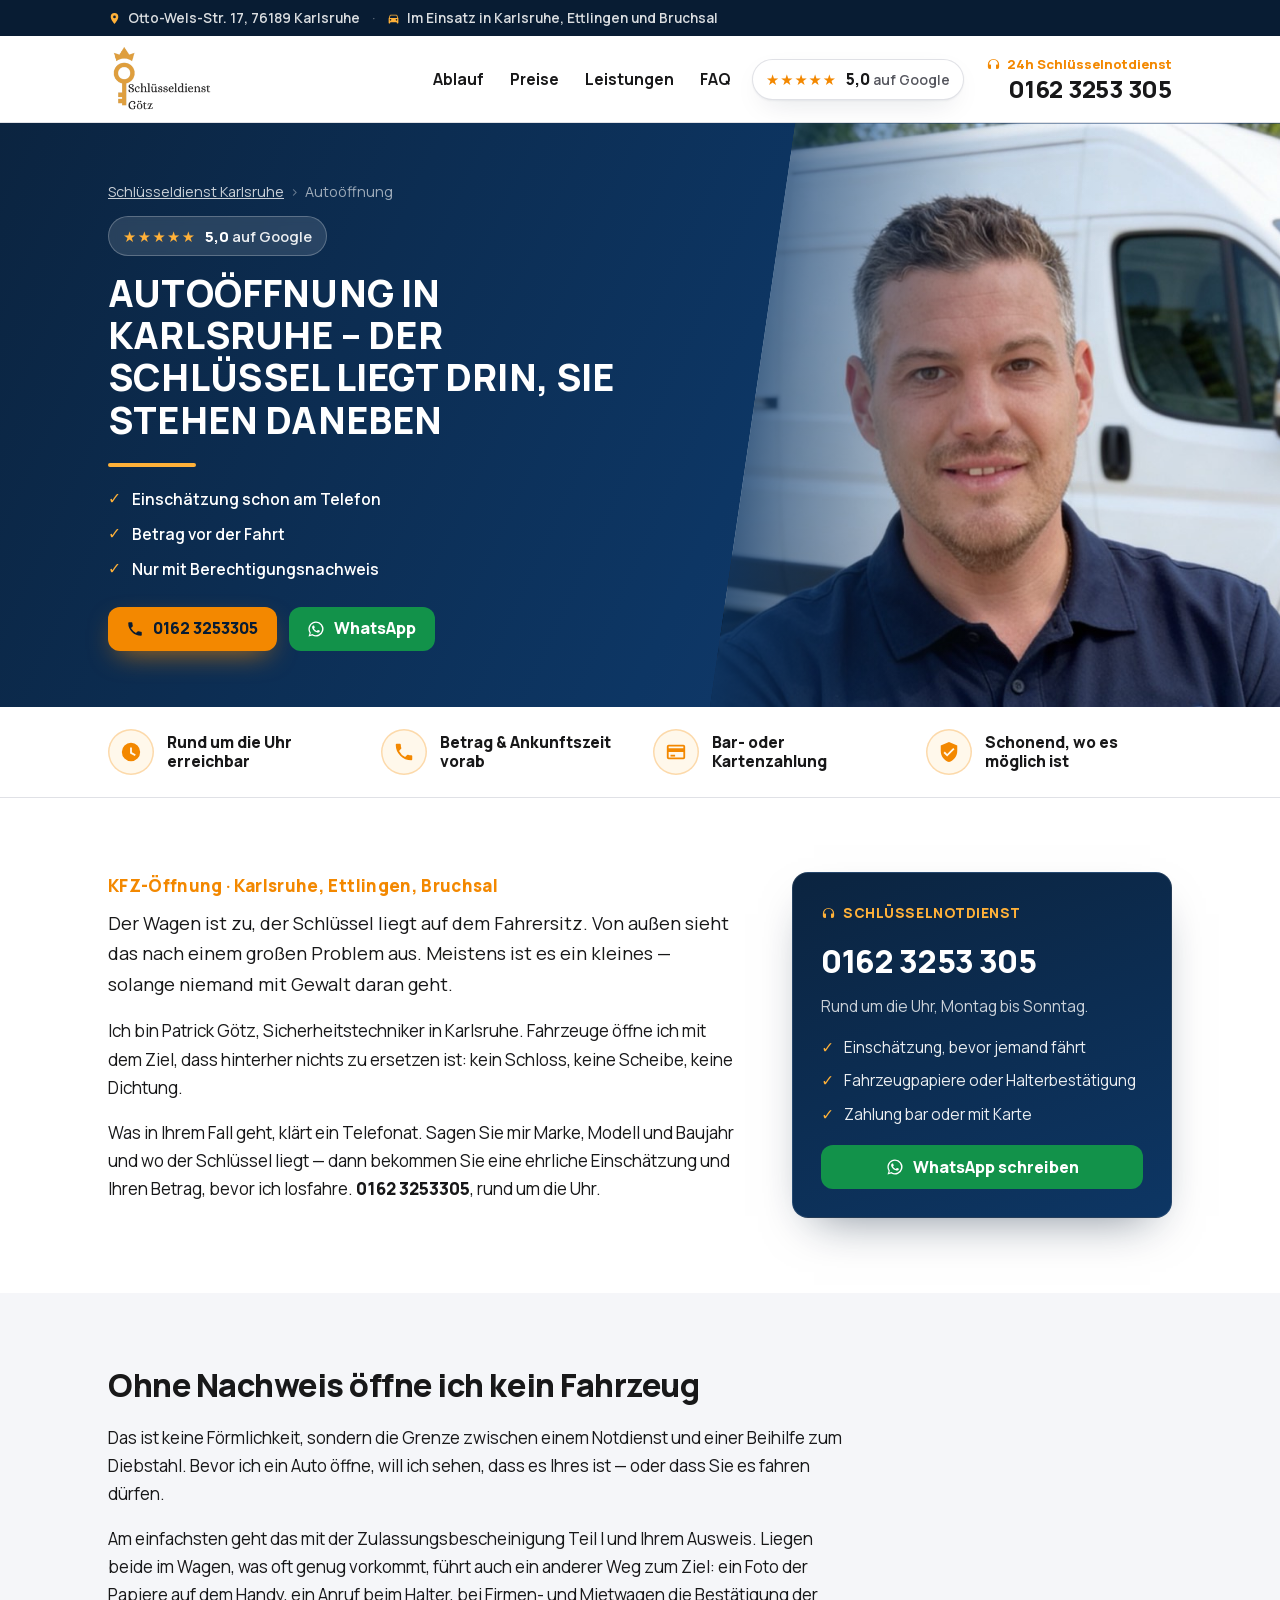
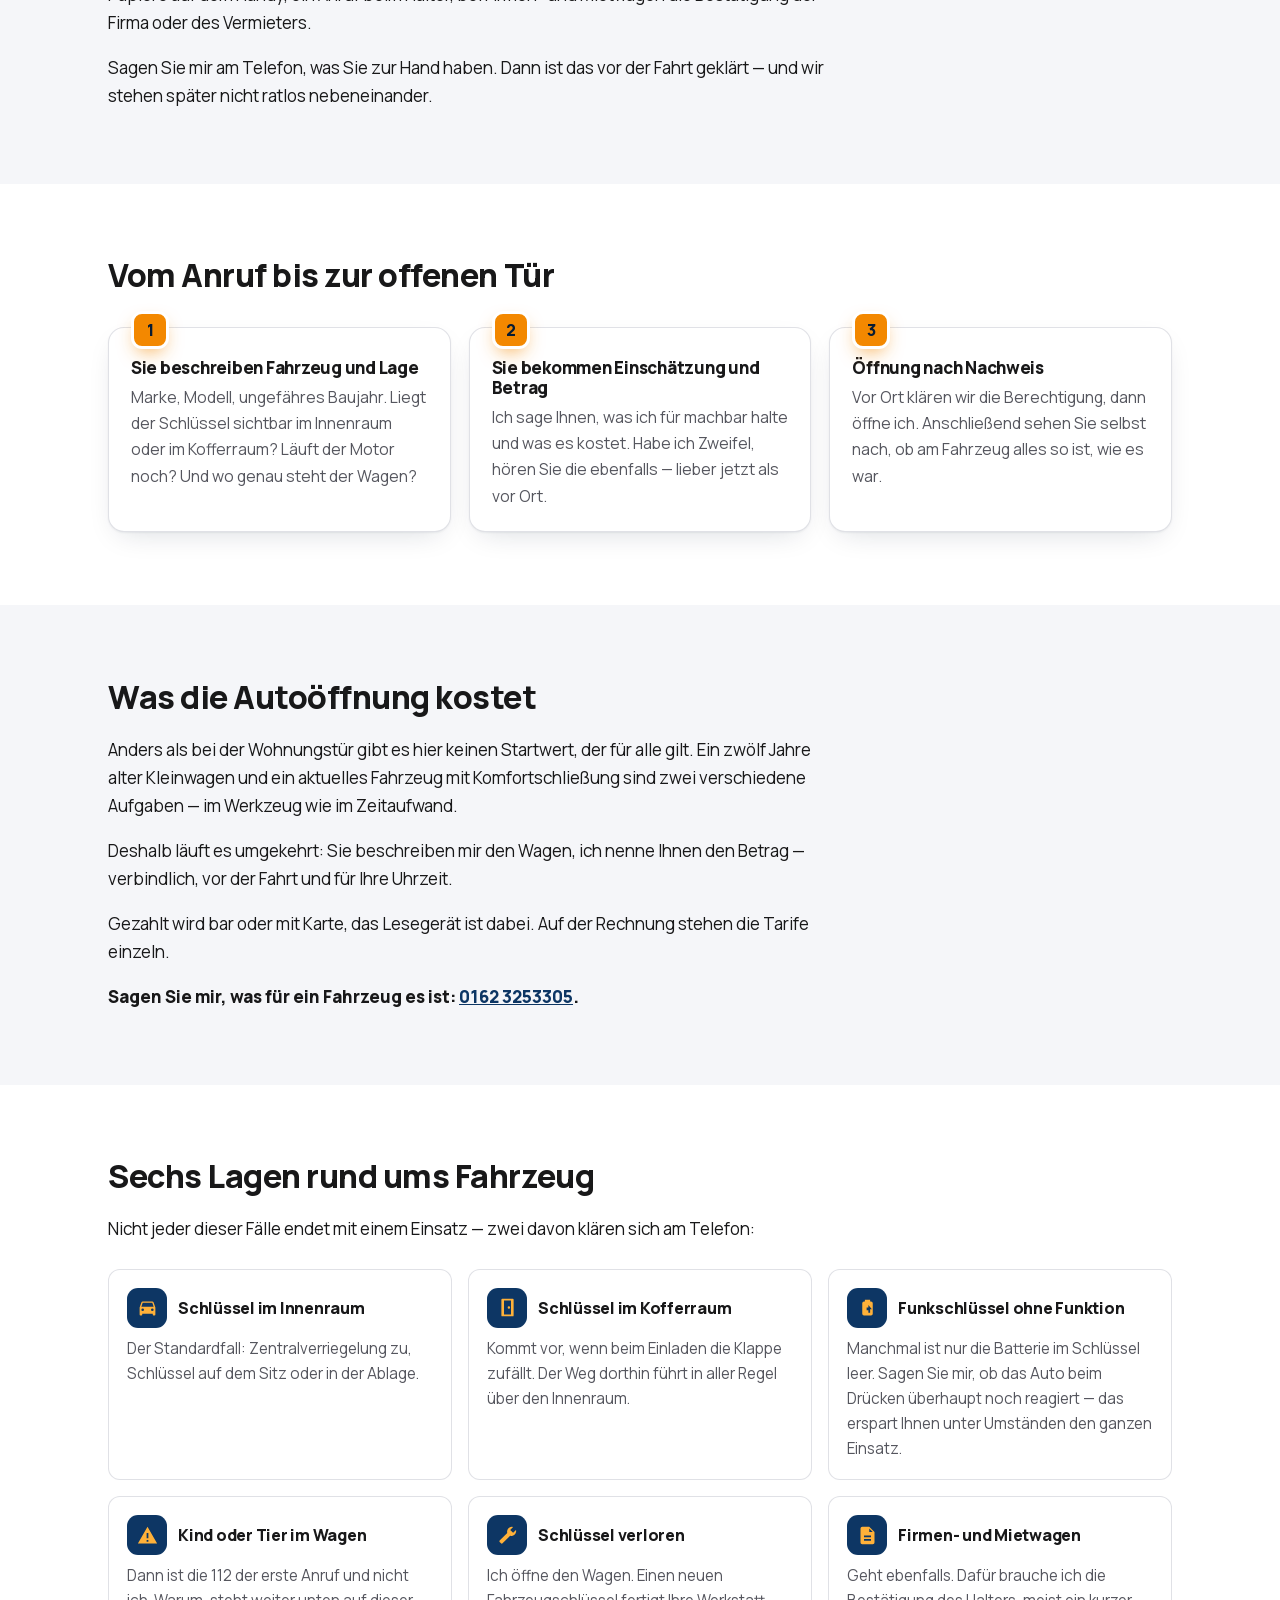
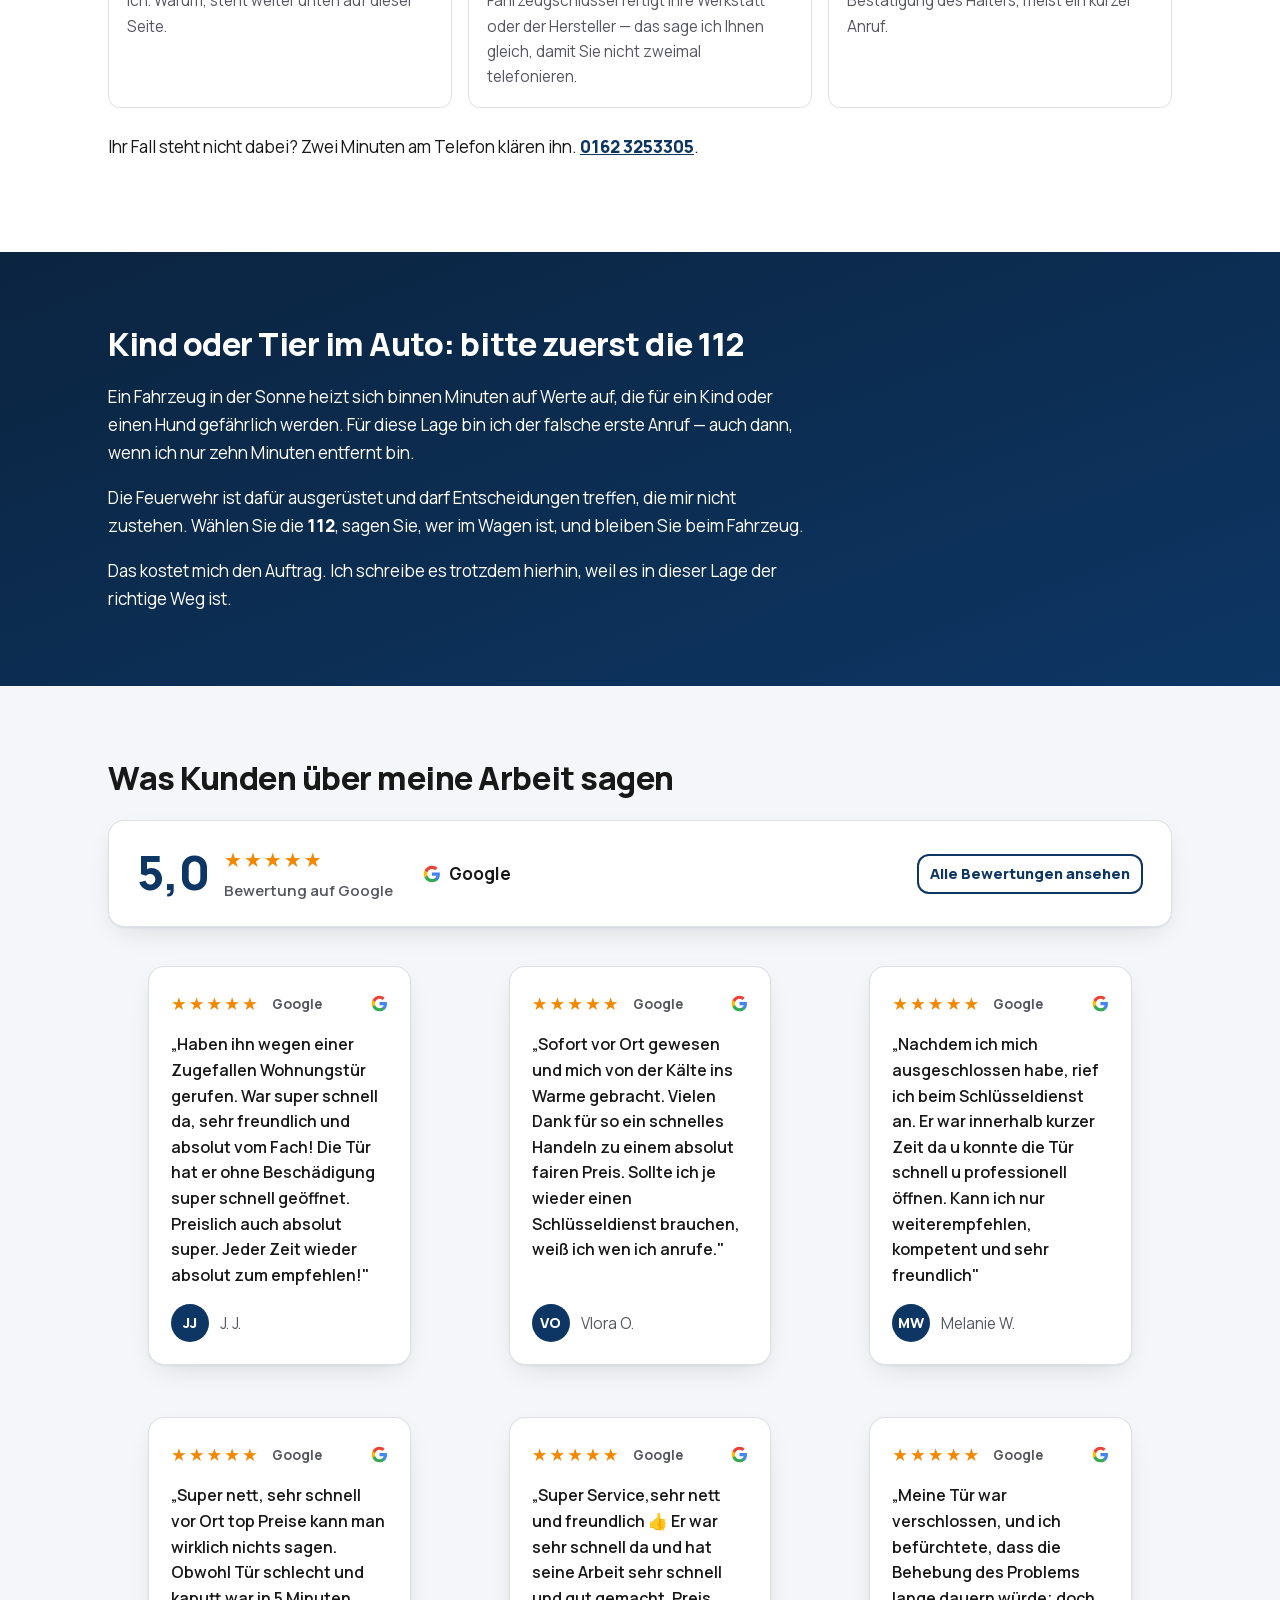
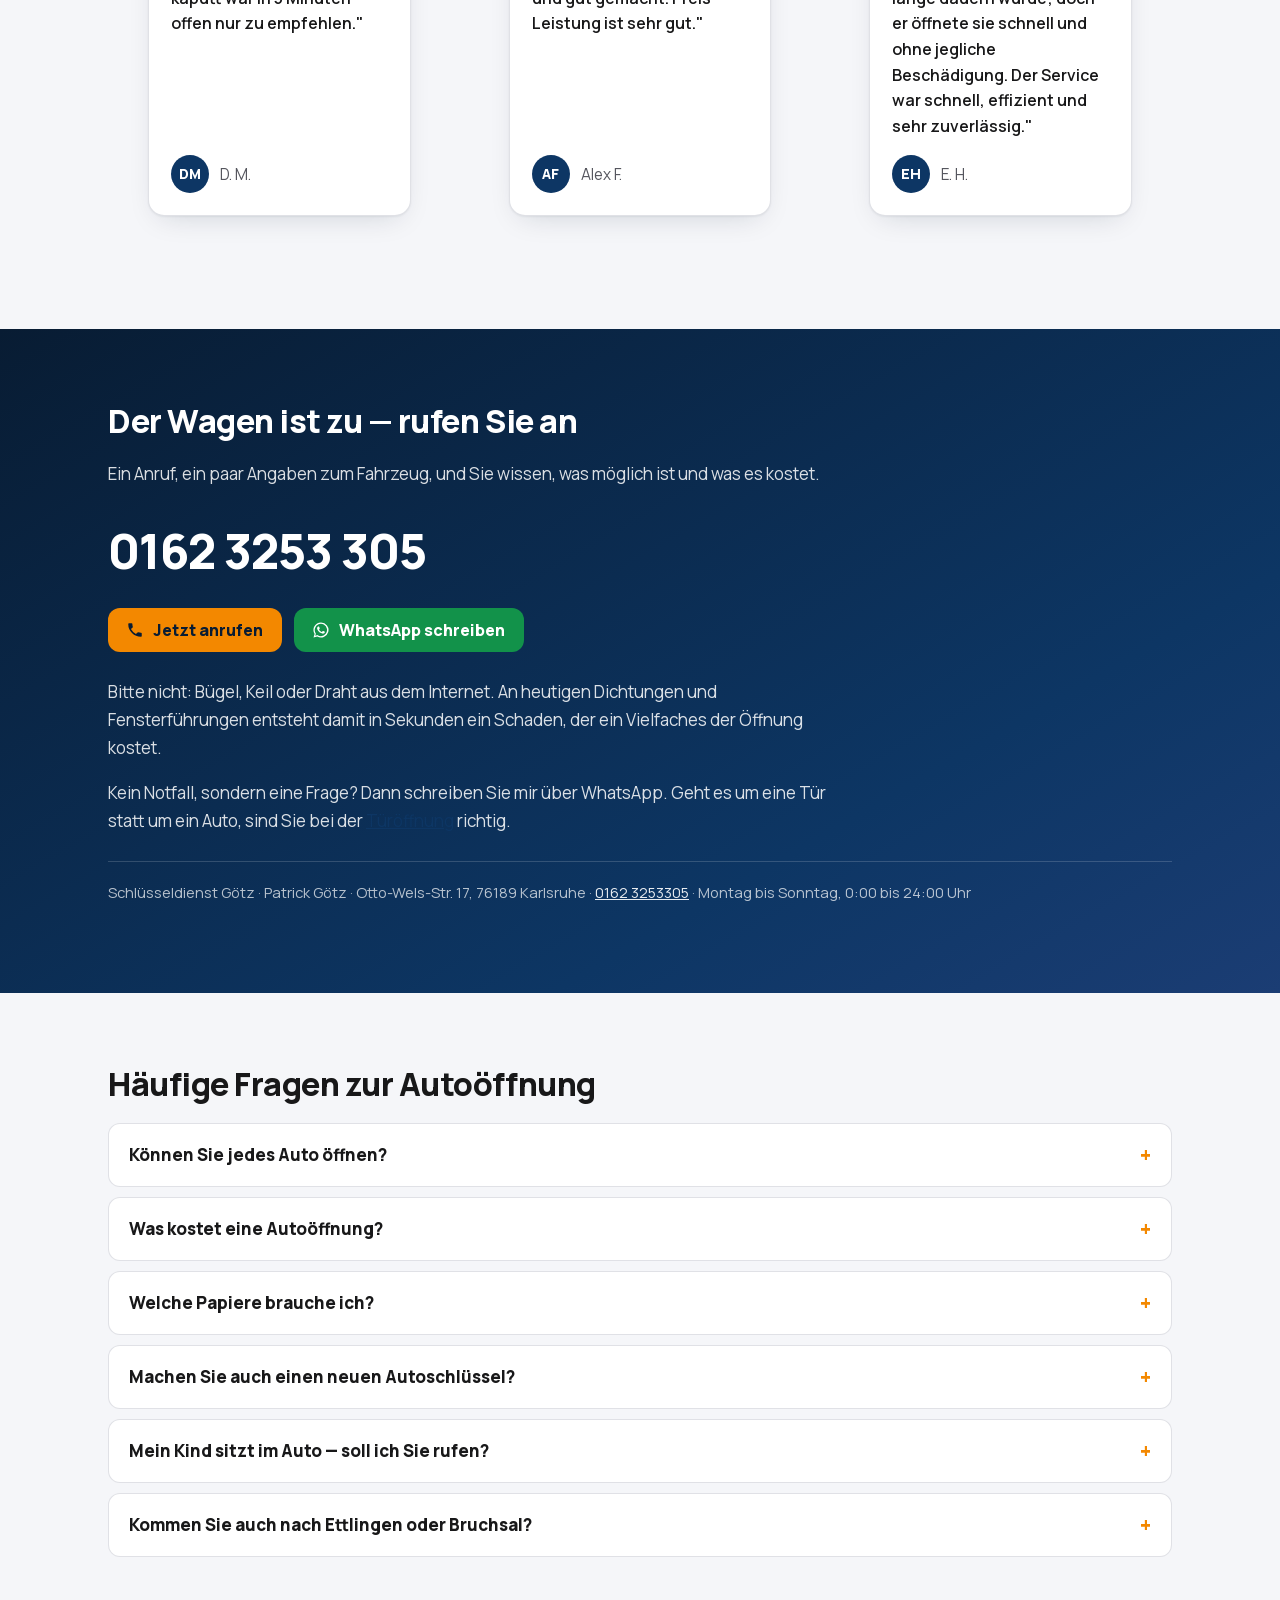
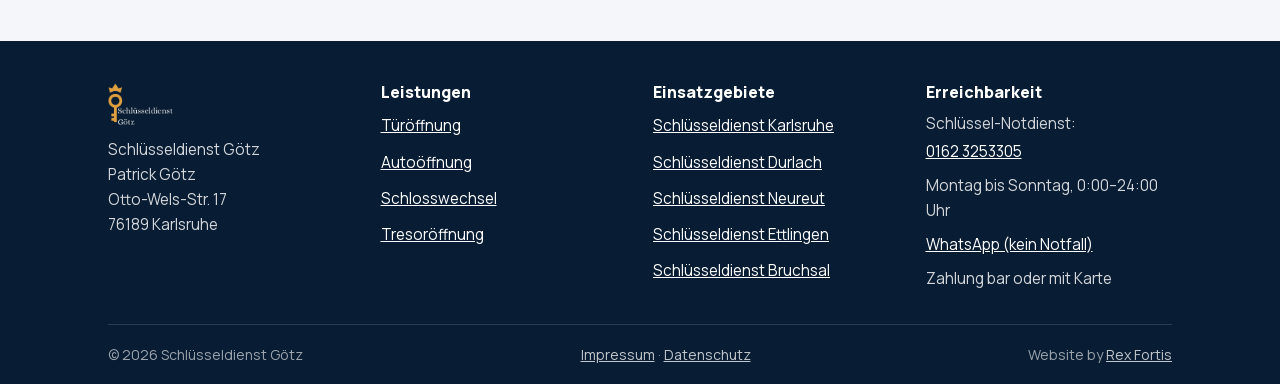
<file: services/autooeffnung/index.html>
<!DOCTYPE html>
<html lang="de">
<head>
<meta charset="utf-8">
<meta name="viewport" content="width=device-width, initial-scale=1">
<meta name="robots" content="noindex,nofollow">
<title>Autoöffnung Karlsruhe – Auto öffnen ohne Aufbruch</title>
<meta name="description" content="Schlüssel im Auto eingeschlossen? Ich öffne Ihr Fahrzeug in Karlsruhe, Ettlingen und Bruchsal – Betrag vorab am Telefon: 0162 3253305.">
<link rel="canonical" href="https://cesurd.github.io/schluesseldienst-goetz/services/autooeffnung/">
<meta name="theme-color" content="#0b2440">
<link rel="icon" href="../../assets/img/favicon-48.png?v=155942" sizes="48x48" type="image/png">
<link rel="icon" href="../../assets/img/favicon-96.png?v=155942" sizes="96x96" type="image/png">
<link rel="icon" href="../../assets/img/favicon-192.png?v=155942" sizes="192x192" type="image/png">
<link rel="apple-touch-icon" href="../../assets/img/favicon-180.png?v=103849">
<link rel="preload" href="../../assets/fonts/manrope-var.woff2" as="font" type="font/woff2" crossorigin>
<link rel="stylesheet" href="../../assets/css/styles.css?v=114152">
<meta property="og:locale" content="de_DE">
<meta property="og:type" content="website">
<meta property="og:site_name" content="Schlüsseldienst Götz">
<meta property="og:title" content="Autoöffnung Karlsruhe – Auto öffnen ohne Aufbruch">
<meta property="og:description" content="Schlüssel im Auto eingeschlossen? Ich öffne Ihr Fahrzeug in Karlsruhe, Ettlingen und Bruchsal – Betrag vorab am Telefon: 0162 3253305.">
<meta property="og:url" content="https://cesurd.github.io/schluesseldienst-goetz/services/autooeffnung/">
<meta property="og:image" content="https://cesurd.github.io/schluesseldienst-goetz/assets/img/og-image.jpg">
<meta property="og:image:width" content="1200">
<meta property="og:image:height" content="630">
<meta property="og:image:alt" content="Schlüsseldienst Götz – 24h Türöffnung">
<meta name="twitter:card" content="summary_large_image">
<script type="application/ld+json">
{
  "@context": "https://schema.org",
  "@type": "Service",
  "serviceType": "Autoöffnung",
  "name": "Autoöffnung Karlsruhe",
  "url": "https://cesurd.github.io/schluesseldienst-goetz/services/autooeffnung/",
  "provider": {
    "@type": "Locksmith",
    "@id": "https://cesurd.github.io/schluesseldienst-goetz/#business",
    "name": "Schlüsseldienst Götz",
    "url": "https://cesurd.github.io/schluesseldienst-goetz/",
    "telephone": "+491623253305",
    "founder": {
      "@type": "Person",
      "name": "Patrick Götz"
    },
    "address": {
      "@type": "PostalAddress",
      "streetAddress": "Otto-Wels-Str. 17",
      "postalCode": "76189",
      "addressLocality": "Karlsruhe",
      "addressCountry": "DE"
    },
    "openingHoursSpecification": [
      {
        "@type": "OpeningHoursSpecification",
        "dayOfWeek": [
          "Monday",
          "Tuesday",
          "Wednesday",
          "Thursday",
          "Friday",
          "Saturday",
          "Sunday"
        ],
        "opens": "00:00",
        "closes": "23:59"
      }
    ]
  },
  "areaServed": [
    {
      "@type": "Place",
      "name": "Karlsruhe"
    },
    {
      "@type": "Place",
      "name": "Ettlingen"
    },
    {
      "@type": "Place",
      "name": "Bruchsal"
    }
  ],
  "availableChannel": {
    "@type": "ServiceChannel",
    "servicePhone": {
      "@type": "ContactPoint",
      "telephone": "+491623253305",
      "contactType": "Notdienst"
    }
  }
}
</script>
<script type="application/ld+json">
{
  "@context": "https://schema.org",
  "@type": "BreadcrumbList",
  "itemListElement": [
    {
      "@type": "ListItem",
      "position": 1,
      "name": "Schlüsseldienst Karlsruhe",
      "item": "https://cesurd.github.io/schluesseldienst-goetz/"
    },
    {
      "@type": "ListItem",
      "position": 2,
      "name": "Autoöffnung",
      "item": "https://cesurd.github.io/schluesseldienst-goetz/services/autooeffnung/"
    }
  ]
}
</script>
<script type="application/ld+json">
{
  "@context": "https://schema.org",
  "@type": "FAQPage",
  "mainEntity": [
    {
      "@type": "Question",
      "name": "Können Sie jedes Auto öffnen?",
      "acceptedAnswer": {
        "@type": "Answer",
        "text": "Nein — und das sage ich Ihnen lieber am Telefon als vor Ihrer Haustür. Bei den meisten gängigen Fahrzeugen gelingt die Öffnung ohne Schaden; bei einzelnen Modellen und Verriegelungen steht der Aufwand in keinem Verhältnis. Nennen Sie mir Marke, Modell und Baujahr, dann bekommen Sie eine klare Antwort."
      }
    },
    {
      "@type": "Question",
      "name": "Was kostet eine Autoöffnung?",
      "acceptedAnswer": {
        "@type": "Answer",
        "text": "Das hängt vom Fahrzeug ab, deshalb steht auf dieser Seite keine Zahl, die für alle gilt. Ihren Betrag hören Sie im Telefonat — verbindlich und für Ihre Uhrzeit, bevor ich losfahre."
      }
    },
    {
      "@type": "Question",
      "name": "Welche Papiere brauche ich?",
      "acceptedAnswer": {
        "@type": "Answer",
        "text": "Die Zulassungsbescheinigung Teil I und einen Ausweis. Liegt beides im Wagen, finden wir einen anderen Nachweis: ein Foto der Papiere auf dem Handy, einen Anruf beim Halter, bei Firmen- oder Mietwagen die Bestätigung des Halters. Ohne Nachweis öffne ich nicht."
      }
    },
    {
      "@type": "Question",
      "name": "Machen Sie auch einen neuen Autoschlüssel?",
      "acceptedAnswer": {
        "@type": "Answer",
        "text": "Nein. Ich öffne das Fahrzeug. Ersatzschlüssel mit Wegfahrsperre bekommen Sie über Ihre Werkstatt oder den Hersteller — das sage ich Ihnen gleich am Telefon, damit Sie den Weg nicht zweimal gehen."
      }
    },
    {
      "@type": "Question",
      "name": "Mein Kind sitzt im Auto — soll ich Sie rufen?",
      "acceptedAnswer": {
        "@type": "Answer",
        "text": "Rufen Sie die 112. Bei eingeschlossenen Kindern oder Tieren ist die Feuerwehr der richtige und der schnellere Weg. Melden Sie sich danach bei mir, wenn am Fahrzeug noch etwas zu tun ist."
      }
    },
    {
      "@type": "Question",
      "name": "Kommen Sie auch nach Ettlingen oder Bruchsal?",
      "acceptedAnswer": {
        "@type": "Answer",
        "text": "Ja. Mein Einsatzgebiet umfasst Karlsruhe, Ettlingen, Bruchsal und die Orte dazwischen. Wo Sie stehen, sagen Sie mir einfach am Telefon."
      }
    }
  ]
}
</script>
</head>
<body>
<a class="skip" href="#main">Zum Inhalt springen</a>

<div class="topbar">
  <div class="wrap">
    <span class="tb-item">
      <svg width="13" height="13" viewBox="0 0 24 24" fill="currentColor" aria-hidden="true"><path d="M12 2a7 7 0 0 0-7 7c0 5.25 7 13 7 13s7-7.75 7-13a7 7 0 0 0-7-7Zm0 9.5A2.5 2.5 0 1 1 14.5 9 2.5 2.5 0 0 1 12 11.5Z"/></svg>
      Otto-Wels-Str. 17, 76189 Karlsruhe
    </span>
    <span class="tb-sep" aria-hidden="true">·</span>
    <span class="tb-item tb-area">
      <svg width="13" height="13" viewBox="0 0 24 24" fill="currentColor" aria-hidden="true"><path d="M18.9 6c-.2-.6-.8-1-1.4-1h-11c-.7 0-1.2.4-1.4 1L3 12v8a1 1 0 0 0 1 1h1a1 1 0 0 0 1-1v-1h12v1a1 1 0 0 0 1 1h1a1 1 0 0 0 1-1v-8l-2.1-6ZM6.5 16A1.5 1.5 0 1 1 8 14.5 1.5 1.5 0 0 1 6.5 16Zm11 0a1.5 1.5 0 1 1 1.5-1.5 1.5 1.5 0 0 1-1.5 1.5ZM5 11l1.5-4.5h11L19 11Z"/></svg>
      Im Einsatz in Karlsruhe, Ettlingen und Bruchsal
    </span>
  </div>
</div>
<header class="header">
  <div class="wrap header__in">
    <a class="header__logo" href="../../" aria-label="Schlüsseldienst Götz – Startseite">
      <img src="../../assets/img/logo-dunkel.png" alt="Schlüsseldienst Götz" width="252" height="97">
    </a>
    <input class="mnav__toggle" type="checkbox" id="mnav-toggle" aria-label="Menü öffnen und schließen">
    <label class="mnav__btn" for="mnav-toggle">
      <svg class="ic-burger" width="22" height="22" viewBox="0 0 24 24" fill="none" stroke="currentColor" stroke-width="2.2" stroke-linecap="round" aria-hidden="true"><path d="M4 7h16M4 12h16M4 17h16"/></svg>
      <svg class="ic-x" width="22" height="22" viewBox="0 0 24 24" fill="none" stroke="currentColor" stroke-width="2.2" stroke-linecap="round" aria-hidden="true"><path d="M6 6l12 12M18 6L6 18"/></svg>
    </label>
    <nav class="header__nav" aria-label="Hauptnavigation">
      <a href="#ablauf">Ablauf</a>
      <a href="#preise">Preise</a>
      <a href="../../#leistungen">Leistungen</a>
      <a href="#faq">FAQ</a>
    </nav>
    <a class="header__rating" href="https://www.google.com/maps?cid=4813255652723528728"
       target="_blank" rel="noopener nofollow" aria-label="Bewertung 5,0 von 5 auf Google – Rezensionen ansehen">
      <span class="hr-stars" aria-hidden="true">★★★★★</span>
      <span class="hr-text"><b>5,0</b> auf Google</span>
    </a>
    <div class="header__call">
      <span class="hc-label">
        <svg width="15" height="15" viewBox="0 0 24 24" fill="currentColor" aria-hidden="true"><path d="M12 3a9 9 0 0 0-9 9v4a3 3 0 0 0 3 3h1a1 1 0 0 0 1-1v-5a1 1 0 0 0-1-1H5v-.5a7 7 0 0 1 14 0v.5h-2a1 1 0 0 0-1 1v5a1 1 0 0 0 1 1h1a3 3 0 0 0 3-3v-4a9 9 0 0 0-9-9Z"/></svg>
        24h Schlüsselnotdienst
      </span>
      <a class="hc-num" href="tel:+491623253305">0162 3253 305</a>
    </div>
  </div>
</header>

<main id="main">

  <section class="hero hero--split">
   <div class="wrap hero__grid">
    <div class="hero__body">
      <nav class="crumbs crumbs--hero" aria-label="Brotkrumen">
        <a href="../../">Schlüsseldienst Karlsruhe</a><span class="sep">›</span><span>Autoöffnung</span>
      </nav>
      <p class="hero__rating">
        <span class="hr-stars" aria-hidden="true">★★★★★</span>
        <span><b>5,0</b> auf Google</span>
      </p>
      <h1>Autoöffnung in Karlsruhe – der Schlüssel liegt drin, Sie stehen&nbsp;daneben</h1>
      <div class="hero__bar" aria-hidden="true"></div>
      <ul class="hero__punch">
        <li><span class="tick">✓</span> Einschätzung schon am Telefon</li>
        <li><span class="tick">✓</span> Betrag vor der Fahrt</li>
        <li><span class="tick">✓</span> Nur mit Berechtigungsnachweis</li>
      </ul>
      <div class="cta-row">
        <a class="btn btn--call" href="tel:+491623253305"><svg width="18" height="18" viewBox="0 0 24 24" fill="currentColor" aria-hidden="true"><path d="M6.62 10.79a15.05 15.05 0 0 0 6.59 6.59l2.2-2.2a1 1 0 0 1 1.02-.24 11.36 11.36 0 0 0 3.57.57 1 1 0 0 1 1 1V20a1 1 0 0 1-1 1A17 17 0 0 1 3 4a1 1 0 0 1 1-1h3.5a1 1 0 0 1 1 1 11.36 11.36 0 0 0 .57 3.57 1 1 0 0 1-.25 1.02Z"/></svg>
          0162 3253305
        </a>
        <a class="btn btn--wa" href="https://wa.me/491623253305" rel="noopener"><svg width="18" height="18" viewBox="0 0 24 24" fill="currentColor" aria-hidden="true"><path d="M12 2a10 10 0 0 0-8.5 15.3L2 22l4.9-1.4A10 10 0 1 0 12 2Zm0 18.2c-1.6 0-3.1-.4-4.4-1.2l-.3-.2-2.9.8.8-2.8-.2-.3A8.2 8.2 0 1 1 12 20.2Zm4.6-6.1c-.3-.1-1.5-.7-1.7-.8-.2-.1-.4-.1-.6.1-.2.3-.7.8-.8 1-.1.2-.3.2-.6.1a6.8 6.8 0 0 1-2-1.2 7.5 7.5 0 0 1-1.4-1.7c-.1-.3 0-.4.1-.6l.4-.5c.1-.2.2-.3.3-.5v-.5c-.1-.1-.6-1.4-.8-1.9-.2-.5-.4-.4-.6-.4h-.5c-.2 0-.5.1-.7.3-.2.3-.9.9-.9 2.1s.9 2.4 1 2.6c.1.2 1.8 2.8 4.3 3.9.6.3 1.1.4 1.5.6.6.2 1.2.2 1.6.1.5-.1 1.5-.6 1.7-1.2.2-.6.2-1.1.2-1.2-.1-.1-.3-.2-.5-.3Z"/></svg>
          WhatsApp
        </a>
      </div>
    </div>
    <figure class="hero__photo">
      <img src="../../assets/img/patrick-goetz-1600.jpg"
           srcset="../../assets/img/patrick-goetz-960.jpg 960w, ../../assets/img/patrick-goetz-1600.jpg 1600w"
           sizes="(max-width: 760px) 100vw, 46vw"
           width="1600" height="1197" fetchpriority="high"
           alt="Patrick Götz vor seinem Einsatzfahrzeug">
    </figure>
   </div>
  </section>

  <div class="badge-strip">
    <div class="wrap">
      <div class="bs-item"><span class="bs-ico"><svg width="22" height="22" viewBox="0 0 24 24" fill="currentColor" aria-hidden="true"><path d="M12 2a10 10 0 1 0 10 10A10 10 0 0 0 12 2Zm4.2 14.4L11 13.7V7h2v5.3l4.2 2.5Z"/></svg></span>Rund um die Uhr erreichbar</div>
      <div class="bs-item"><span class="bs-ico"><svg width="22" height="22" viewBox="0 0 24 24" fill="currentColor" aria-hidden="true"><path d="M6.62 10.79a15.05 15.05 0 0 0 6.59 6.59l2.2-2.2a1 1 0 0 1 1.02-.24 11.36 11.36 0 0 0 3.57.57 1 1 0 0 1 1 1V20a1 1 0 0 1-1 1A17 17 0 0 1 3 4a1 1 0 0 1 1-1h3.5a1 1 0 0 1 1 1 11.36 11.36 0 0 0 .57 3.57 1 1 0 0 1-.25 1.02Z"/></svg></span>Betrag &amp; Ankunftszeit vorab</div>
      <div class="bs-item"><span class="bs-ico"><svg width="22" height="22" viewBox="0 0 24 24" fill="currentColor" aria-hidden="true"><path d="M20 4H4a2 2 0 0 0-2 2v12a2 2 0 0 0 2 2h16a2 2 0 0 0 2-2V6a2 2 0 0 0-2-2Zm0 4H4V6h16Zm0 10H4v-6h16Z"/><path d="M6 15h5v2H6z"/></svg></span>Bar- oder Kartenzahlung</div>
      <div class="bs-item"><span class="bs-ico"><svg width="22" height="22" viewBox="0 0 24 24" fill="currentColor" aria-hidden="true"><path d="M12 1 3 5v6c0 5.55 3.84 10.74 9 12 5.16-1.26 9-6.45 9-12V5Zm-2 16-4-4 1.41-1.41L10 14.17l6.59-6.59L18 9Z"/></svg></span>Schonend, wo es möglich ist</div>
    </div>
  </div>

  <section class="section intro">
    <div class="wrap intro__in">
      <div>
        <p class="intro__eyebrow">KFZ-Öffnung · Karlsruhe, Ettlingen, Bruchsal</p>
        <p class="lead">Der Wagen ist zu, der Schlüssel liegt auf dem Fahrersitz. Von außen sieht das nach einem großen Problem aus. Meistens ist es ein kleines — solange niemand mit Gewalt daran geht.</p>
        <p>Ich bin Patrick Götz, Sicherheitstechniker in Karlsruhe. Fahrzeuge öffne ich mit dem Ziel, dass hinterher nichts zu ersetzen ist: kein Schloss, keine Scheibe, keine Dichtung.</p>
        <p>Was in Ihrem Fall geht, klärt ein Telefonat. Sagen Sie mir Marke, Modell und Baujahr und wo der Schlüssel liegt — dann bekommen Sie eine ehrliche Einschätzung und Ihren Betrag, bevor ich losfahre. <strong>0162&nbsp;3253305</strong>, rund um die Uhr.</p>
      </div>
      <aside class="callcard" aria-label="Direktkontakt">
        <span class="cc-eyebrow">
          <svg width="15" height="15" viewBox="0 0 24 24" fill="currentColor" aria-hidden="true"><path d="M12 3a9 9 0 0 0-9 9v4a3 3 0 0 0 3 3h1a1 1 0 0 0 1-1v-5a1 1 0 0 0-1-1H5v-.5a7 7 0 0 1 14 0v.5h-2a1 1 0 0 0-1 1v5a1 1 0 0 0 1 1h1a3 3 0 0 0 3-3v-4a9 9 0 0 0-9-9Z"/></svg>
          Schlüsselnotdienst
        </span>
        <a class="cc-num" href="tel:+491623253305">0162 3253 305</a>
        <p class="cc-sub">Rund um die Uhr, Montag bis Sonntag.</p>
        <ul class="cc-facts">
          <li><span class="tick">✓</span> Einschätzung, bevor jemand fährt</li>
          <li><span class="tick">✓</span> Fahrzeugpapiere oder Halterbestätigung</li>
          <li><span class="tick">✓</span> Zahlung bar oder mit Karte</li>
        </ul>
        <a class="btn btn--wa" href="https://wa.me/491623253305" rel="noopener"><svg width="18" height="18" viewBox="0 0 24 24" fill="currentColor" aria-hidden="true"><path d="M12 2a10 10 0 0 0-8.5 15.3L2 22l4.9-1.4A10 10 0 1 0 12 2Zm0 18.2c-1.6 0-3.1-.4-4.4-1.2l-.3-.2-2.9.8.8-2.8-.2-.3A8.2 8.2 0 1 1 12 20.2Zm4.6-6.1c-.3-.1-1.5-.7-1.7-.8-.2-.1-.4-.1-.6.1-.2.3-.7.8-.8 1-.1.2-.3.2-.6.1a6.8 6.8 0 0 1-2-1.2 7.5 7.5 0 0 1-1.4-1.7c-.1-.3 0-.4.1-.6l.4-.5c.1-.2.2-.3.3-.5v-.5c-.1-.1-.6-1.4-.8-1.9-.2-.5-.4-.4-.6-.4h-.5c-.2 0-.5.1-.7.3-.2.3-.9.9-.9 2.1s.9 2.4 1 2.6c.1.2 1.8 2.8 4.3 3.9.6.3 1.1.4 1.5.6.6.2 1.2.2 1.6.1.5-.1 1.5-.6 1.7-1.2.2-.6.2-1.1.2-1.2-.1-.1-.3-.2-.5-.3Z"/></svg>
          WhatsApp schreiben
        </a>
      </aside>
    </div>
  </section>
  <section class="section section--soft">
    <div class="wrap">
      <h2>Ohne Nachweis öffne ich kein Fahrzeug</h2>
      <div class="prose">
          <p>Das ist keine Förmlichkeit, sondern die Grenze zwischen einem Notdienst und einer Beihilfe zum Diebstahl. Bevor ich ein Auto öffne, will ich sehen, dass es Ihres ist — oder dass Sie es fahren dürfen.</p>
          <p>Am einfachsten geht das mit der Zulassungsbescheinigung Teil I und Ihrem Ausweis. Liegen beide im Wagen, was oft genug vorkommt, führt auch ein anderer Weg zum Ziel: ein Foto der Papiere auf dem Handy, ein Anruf beim Halter, bei Firmen- und Mietwagen die Bestätigung der Firma oder des Vermieters.</p>
          <p>Sagen Sie mir am Telefon, was Sie zur Hand haben. Dann ist das vor der Fahrt geklärt — und wir stehen später nicht ratlos nebeneinander.</p>
      </div>
    </div>
  </section>
  <section class="section anchor-target" id="ablauf">
    <div class="wrap">
      <h2>Vom Anruf bis zur offenen Tür</h2>
      <div class="flow" style="margin-top:2rem;">
        <article class="flowstep">
          <span class="flowstep__no" aria-hidden="true">1</span>
          <h3>Sie beschreiben Fahrzeug und Lage</h3>
          <p>Marke, Modell, ungefähres Baujahr. Liegt der Schlüssel sichtbar im Innenraum oder im Kofferraum? Läuft der Motor noch? Und wo genau steht der Wagen?</p>
        </article>
        <article class="flowstep">
          <span class="flowstep__no" aria-hidden="true">2</span>
          <h3>Sie bekommen Einschätzung und Betrag</h3>
          <p>Ich sage Ihnen, was ich für machbar halte und was es kostet. Habe ich Zweifel, hören Sie die ebenfalls — lieber jetzt als vor Ort.</p>
        </article>
        <article class="flowstep">
          <span class="flowstep__no" aria-hidden="true">3</span>
          <h3>Öffnung nach Nachweis</h3>
          <p>Vor Ort klären wir die Berechtigung, dann öffne ich. Anschließend sehen Sie selbst nach, ob am Fahrzeug alles so ist, wie es war.</p>
        </article>
      </div>
    </div>
  </section>
  <section class="section section--soft anchor-target" id="preise">
    <div class="wrap">
      <h2>Was die Autoöffnung kostet</h2>
      <div class="prose">
        <p>Anders als bei der Wohnungstür gibt es hier keinen Startwert, der für alle gilt. Ein zwölf Jahre alter Kleinwagen und ein aktuelles Fahrzeug mit Komfortschließung sind zwei verschiedene Aufgaben — im Werkzeug wie im Zeitaufwand.</p>
        <p>Deshalb läuft es umgekehrt: Sie beschreiben mir den Wagen, ich nenne Ihnen den Betrag — verbindlich, vor der Fahrt und für Ihre Uhrzeit.</p>
        <p>Gezahlt wird bar oder mit Karte, das Lesegerät ist dabei. Auf der Rechnung stehen die Tarife einzeln.</p>
        <p><strong>Sagen Sie mir, was für ein Fahrzeug es ist: <a href="tel:+491623253305">0162 3253305</a>.</strong></p>
      </div>
    </div>
  </section>
  <section class="section anchor-target" id="leistungen">
    <div class="wrap">
      <h2>Sechs Lagen rund ums Fahrzeug</h2>
      <p class="prose">Nicht jeder dieser Fälle endet mit einem Einsatz — zwei davon klären sich am Telefon:</p>
      <div class="svcgrid" style="margin-block:1.6rem;">
        <article class="svcitem">
          <div class="svcitem__top">
            <span class="svcitem__ico" aria-hidden="true"><svg width="21" height="21" viewBox="0 0 24 24" fill="currentColor" aria-hidden="true"><path d="M18.9 6c-.2-.6-.8-1-1.4-1h-11c-.7 0-1.2.4-1.4 1L3 12v8a1 1 0 0 0 1 1h1a1 1 0 0 0 1-1v-1h12v1a1 1 0 0 0 1 1h1a1 1 0 0 0 1-1v-8l-2.1-6ZM6.5 16A1.5 1.5 0 1 1 8 14.5 1.5 1.5 0 0 1 6.5 16Zm11 0a1.5 1.5 0 1 1 1.5-1.5 1.5 1.5 0 0 1-1.5 1.5ZM5 11l1.5-4.5h11L19 11Z"/></svg></span>
            <h3>Schlüssel im Innenraum</h3>
          </div>
          <p>Der Standardfall: Zentralverriegelung zu, Schlüssel auf dem Sitz oder in der Ablage.</p>
        </article>
        <article class="svcitem">
          <div class="svcitem__top">
            <span class="svcitem__ico" aria-hidden="true"><svg width="21" height="21" viewBox="0 0 24 24" fill="currentColor" aria-hidden="true"><path d="M6 2h12a1 1 0 0 1 1 1v18a1 1 0 0 1-1 1H6a1 1 0 0 1-1-1V3a1 1 0 0 1 1-1Zm2 2v16h8V4Zm7 8a1.4 1.4 0 1 1-1.4-1.4A1.4 1.4 0 0 1 15 12Z"/></svg></span>
            <h3>Schlüssel im Kofferraum</h3>
          </div>
          <p>Kommt vor, wenn beim Einladen die Klappe zufällt. Der Weg dorthin führt in aller Regel über den Innenraum.</p>
        </article>
        <article class="svcitem">
          <div class="svcitem__top">
            <span class="svcitem__ico" aria-hidden="true"><svg width="21" height="21" viewBox="0 0 24 24" fill="currentColor" aria-hidden="true"><path d="M16 5h-1V3H9v2H8a2 2 0 0 0-2 2v12a2 2 0 0 0 2 2h8a2 2 0 0 0 2-2V7a2 2 0 0 0-2-2Zm-3 13v-3h-2v-3h2V9l4 5h-2v4Z"/></svg></span>
            <h3>Funkschlüssel ohne Funktion</h3>
          </div>
          <p>Manchmal ist nur die Batterie im Schlüssel leer. Sagen Sie mir, ob das Auto beim Drücken überhaupt noch reagiert — das erspart Ihnen unter Umständen den ganzen Einsatz.</p>
        </article>
        <article class="svcitem">
          <div class="svcitem__top">
            <span class="svcitem__ico" aria-hidden="true"><svg width="21" height="21" viewBox="0 0 24 24" fill="currentColor" aria-hidden="true"><path d="M12 2 1 21h22ZM11 9h2v6h-2Zm0 8h2v2h-2Z"/></svg></span>
            <h3>Kind oder Tier im Wagen</h3>
          </div>
          <p>Dann ist die 112 der erste Anruf und nicht ich. Warum, steht weiter unten auf dieser Seite.</p>
        </article>
        <article class="svcitem">
          <div class="svcitem__top">
            <span class="svcitem__ico" aria-hidden="true"><svg width="21" height="21" viewBox="0 0 24 24" fill="currentColor" aria-hidden="true"><path d="M21.7 5.6 18.4 8.9 15.1 5.6l3.3-3.3a5.5 5.5 0 0 0-6.7 6.7L3.3 17.4a1.6 1.6 0 0 0 0 2.3l1 1a1.6 1.6 0 0 0 2.3 0L15 12.3a5.5 5.5 0 0 0 6.7-6.7Z"/></svg></span>
            <h3>Schlüssel verloren</h3>
          </div>
          <p>Ich öffne den Wagen. Einen neuen Fahrzeugschlüssel fertigt Ihre Werkstatt oder der Hersteller — das sage ich Ihnen gleich, damit Sie nicht zweimal telefonieren.</p>
        </article>
        <article class="svcitem">
          <div class="svcitem__top">
            <span class="svcitem__ico" aria-hidden="true"><svg width="21" height="21" viewBox="0 0 24 24" fill="currentColor" aria-hidden="true"><path d="M14 2H6a2 2 0 0 0-2 2v16a2 2 0 0 0 2 2h12a2 2 0 0 0 2-2V8Zm0 2 4 4h-4ZM8 12h8v2H8Zm0 4h8v2H8Z"/></svg></span>
            <h3>Firmen- und Mietwagen</h3>
          </div>
          <p>Geht ebenfalls. Dafür brauche ich die Bestätigung des Halters, meist ein kurzer Anruf.</p>
        </article>
      </div>
      <p class="prose"><p>Ihr Fall steht nicht dabei? Zwei Minuten am Telefon klären ihn. <strong><a href="tel:+491623253305">0162 3253305</a></strong>.</p></p>
    </div>
  </section>
  <section class="section section--navy">
    <div class="wrap">
      <h2>Kind oder Tier im Auto: bitte zuerst die 112</h2>
      <div class="prose">
          <p>Ein Fahrzeug in der Sonne heizt sich binnen Minuten auf Werte auf, die für ein Kind oder einen Hund gefährlich werden. Für diese Lage bin ich der falsche erste Anruf — auch dann, wenn ich nur zehn Minuten entfernt bin.</p>
          <p>Die Feuerwehr ist dafür ausgerüstet und darf Entscheidungen treffen, die mir nicht zustehen. Wählen Sie die <strong>112</strong>, sagen Sie, wer im Wagen ist, und bleiben Sie beim Fahrzeug.</p>
          <p>Das kostet mich den Auftrag. Ich schreibe es trotzdem hierhin, weil es in dieser Lage der richtige Weg ist.</p>
      </div>
    </div>
  </section>
  <section class="section section--soft">
    <div class="wrap">
      <h2>Was Kunden über meine Arbeit sagen</h2>

      <div class="ratingbar" style="margin-block:1.4rem;">
        <div class="rb-score">
          <span class="rb-val">5,0</span>
          <span>
            <span class="rb-stars" aria-hidden="true">★★★★★</span>
            <span class="rb-meta">Bewertung auf Google</span>
          </span>
        </div>
        <span class="rb-goog"><svg width="18" height="18" viewBox="0 0 48 48" aria-hidden="true"><path fill="#4285F4" d="M45.1 24.5c0-1.6-.1-3.2-.4-4.7H24v9h11.9c-.5 2.8-2.1 5.1-4.4 6.7v5.5h7.1c4.2-3.8 6.5-9.5 6.5-16.5Z"/><path fill="#34A853" d="M24 46c5.9 0 10.9-2 14.6-5.3l-7.1-5.5c-2 1.3-4.5 2.1-7.5 2.1-5.8 0-10.7-3.9-12.4-9.1H4.3v5.7C8 41.3 15.4 46 24 46Z"/><path fill="#FBBC05" d="M11.6 28.2A13.2 13.2 0 0 1 10.9 24c0-1.5.3-2.9.7-4.2v-5.7H4.3A22 22 0 0 0 2 24c0 3.6.9 6.9 2.3 9.9l7.3-5.7Z"/><path fill="#EA4335" d="M24 10.7c3.2 0 6.1 1.1 8.4 3.3l6.3-6.3C34.9 4.1 29.9 2 24 2 15.4 2 8 6.7 4.3 14.1l7.3 5.7c1.7-5.2 6.6-9.1 12.4-9.1Z"/></svg> Google</span>
        <span class="rb-cta">
          <a class="btn btn--ghost btn--sm" href="https://www.google.com/maps?cid=4813255652723528728" target="_blank" rel="noopener nofollow">Alle Bewertungen ansehen</a>
        </span>
      </div>

      <div class="reviewgrid" style="margin-block:1.4rem;">
        <figure class="review">
          <div class="review__head">
            <span class="review__stars" aria-hidden="true">★★★★★</span>
            <span class="review__src">Google</span>
            <svg class="review__g" width="17" height="17" viewBox="0 0 48 48" aria-hidden="true"><path fill="#4285F4" d="M45.1 24.5c0-1.6-.1-3.2-.4-4.7H24v9h11.9c-.5 2.8-2.1 5.1-4.4 6.7v5.5h7.1c4.2-3.8 6.5-9.5 6.5-16.5Z"/><path fill="#34A853" d="M24 46c5.9 0 10.9-2 14.6-5.3l-7.1-5.5c-2 1.3-4.5 2.1-7.5 2.1-5.8 0-10.7-3.9-12.4-9.1H4.3v5.7C8 41.3 15.4 46 24 46Z"/><path fill="#FBBC05" d="M11.6 28.2A13.2 13.2 0 0 1 10.9 24c0-1.5.3-2.9.7-4.2v-5.7H4.3A22 22 0 0 0 2 24c0 3.6.9 6.9 2.3 9.9l7.3-5.7Z"/><path fill="#EA4335" d="M24 10.7c3.2 0 6.1 1.1 8.4 3.3l6.3-6.3C34.9 4.1 29.9 2 24 2 15.4 2 8 6.7 4.3 14.1l7.3 5.7c1.7-5.2 6.6-9.1 12.4-9.1Z"/></svg>
          </div>
          <blockquote>„Haben ihn wegen einer Zugefallen Wohnungstür gerufen. War super schnell da, sehr freundlich und absolut vom Fach! Die Tür hat er ohne Beschädigung super schnell geöffnet. Preislich auch absolut super. Jeder Zeit wieder absolut zum empfehlen!"</blockquote>
          <figcaption><span class="avatar" aria-hidden="true">JJ</span> J. J.</figcaption>
        </figure>
        <figure class="review">
          <div class="review__head">
            <span class="review__stars" aria-hidden="true">★★★★★</span>
            <span class="review__src">Google</span>
            <svg class="review__g" width="17" height="17" viewBox="0 0 48 48" aria-hidden="true"><path fill="#4285F4" d="M45.1 24.5c0-1.6-.1-3.2-.4-4.7H24v9h11.9c-.5 2.8-2.1 5.1-4.4 6.7v5.5h7.1c4.2-3.8 6.5-9.5 6.5-16.5Z"/><path fill="#34A853" d="M24 46c5.9 0 10.9-2 14.6-5.3l-7.1-5.5c-2 1.3-4.5 2.1-7.5 2.1-5.8 0-10.7-3.9-12.4-9.1H4.3v5.7C8 41.3 15.4 46 24 46Z"/><path fill="#FBBC05" d="M11.6 28.2A13.2 13.2 0 0 1 10.9 24c0-1.5.3-2.9.7-4.2v-5.7H4.3A22 22 0 0 0 2 24c0 3.6.9 6.9 2.3 9.9l7.3-5.7Z"/><path fill="#EA4335" d="M24 10.7c3.2 0 6.1 1.1 8.4 3.3l6.3-6.3C34.9 4.1 29.9 2 24 2 15.4 2 8 6.7 4.3 14.1l7.3 5.7c1.7-5.2 6.6-9.1 12.4-9.1Z"/></svg>
          </div>
          <blockquote>„Sofort vor Ort gewesen und mich von der Kälte ins Warme gebracht. Vielen Dank für so ein schnelles Handeln zu einem absolut fairen Preis. Sollte ich je wieder einen Schlüsseldienst brauchen, weiß ich wen ich anrufe."</blockquote>
          <figcaption><span class="avatar" aria-hidden="true">VO</span> Vlora O.</figcaption>
        </figure>
        <figure class="review">
          <div class="review__head">
            <span class="review__stars" aria-hidden="true">★★★★★</span>
            <span class="review__src">Google</span>
            <svg class="review__g" width="17" height="17" viewBox="0 0 48 48" aria-hidden="true"><path fill="#4285F4" d="M45.1 24.5c0-1.6-.1-3.2-.4-4.7H24v9h11.9c-.5 2.8-2.1 5.1-4.4 6.7v5.5h7.1c4.2-3.8 6.5-9.5 6.5-16.5Z"/><path fill="#34A853" d="M24 46c5.9 0 10.9-2 14.6-5.3l-7.1-5.5c-2 1.3-4.5 2.1-7.5 2.1-5.8 0-10.7-3.9-12.4-9.1H4.3v5.7C8 41.3 15.4 46 24 46Z"/><path fill="#FBBC05" d="M11.6 28.2A13.2 13.2 0 0 1 10.9 24c0-1.5.3-2.9.7-4.2v-5.7H4.3A22 22 0 0 0 2 24c0 3.6.9 6.9 2.3 9.9l7.3-5.7Z"/><path fill="#EA4335" d="M24 10.7c3.2 0 6.1 1.1 8.4 3.3l6.3-6.3C34.9 4.1 29.9 2 24 2 15.4 2 8 6.7 4.3 14.1l7.3 5.7c1.7-5.2 6.6-9.1 12.4-9.1Z"/></svg>
          </div>
          <blockquote>„Nachdem ich mich ausgeschlossen habe, rief ich beim Schlüsseldienst an. Er war innerhalb kurzer Zeit da u konnte die Tür schnell u professionell öffnen. Kann ich nur weiterempfehlen, kompetent und sehr freundlich"</blockquote>
          <figcaption><span class="avatar" aria-hidden="true">MW</span> Melanie W.</figcaption>
        </figure>
        <figure class="review">
          <div class="review__head">
            <span class="review__stars" aria-hidden="true">★★★★★</span>
            <span class="review__src">Google</span>
            <svg class="review__g" width="17" height="17" viewBox="0 0 48 48" aria-hidden="true"><path fill="#4285F4" d="M45.1 24.5c0-1.6-.1-3.2-.4-4.7H24v9h11.9c-.5 2.8-2.1 5.1-4.4 6.7v5.5h7.1c4.2-3.8 6.5-9.5 6.5-16.5Z"/><path fill="#34A853" d="M24 46c5.9 0 10.9-2 14.6-5.3l-7.1-5.5c-2 1.3-4.5 2.1-7.5 2.1-5.8 0-10.7-3.9-12.4-9.1H4.3v5.7C8 41.3 15.4 46 24 46Z"/><path fill="#FBBC05" d="M11.6 28.2A13.2 13.2 0 0 1 10.9 24c0-1.5.3-2.9.7-4.2v-5.7H4.3A22 22 0 0 0 2 24c0 3.6.9 6.9 2.3 9.9l7.3-5.7Z"/><path fill="#EA4335" d="M24 10.7c3.2 0 6.1 1.1 8.4 3.3l6.3-6.3C34.9 4.1 29.9 2 24 2 15.4 2 8 6.7 4.3 14.1l7.3 5.7c1.7-5.2 6.6-9.1 12.4-9.1Z"/></svg>
          </div>
          <blockquote>„Super nett, sehr schnell vor Ort top Preise kann man wirklich nichts sagen. Obwohl Tür schlecht und kaputt war in 5 Minuten offen nur zu empfehlen."</blockquote>
          <figcaption><span class="avatar" aria-hidden="true">DM</span> D. M.</figcaption>
        </figure>
        <figure class="review">
          <div class="review__head">
            <span class="review__stars" aria-hidden="true">★★★★★</span>
            <span class="review__src">Google</span>
            <svg class="review__g" width="17" height="17" viewBox="0 0 48 48" aria-hidden="true"><path fill="#4285F4" d="M45.1 24.5c0-1.6-.1-3.2-.4-4.7H24v9h11.9c-.5 2.8-2.1 5.1-4.4 6.7v5.5h7.1c4.2-3.8 6.5-9.5 6.5-16.5Z"/><path fill="#34A853" d="M24 46c5.9 0 10.9-2 14.6-5.3l-7.1-5.5c-2 1.3-4.5 2.1-7.5 2.1-5.8 0-10.7-3.9-12.4-9.1H4.3v5.7C8 41.3 15.4 46 24 46Z"/><path fill="#FBBC05" d="M11.6 28.2A13.2 13.2 0 0 1 10.9 24c0-1.5.3-2.9.7-4.2v-5.7H4.3A22 22 0 0 0 2 24c0 3.6.9 6.9 2.3 9.9l7.3-5.7Z"/><path fill="#EA4335" d="M24 10.7c3.2 0 6.1 1.1 8.4 3.3l6.3-6.3C34.9 4.1 29.9 2 24 2 15.4 2 8 6.7 4.3 14.1l7.3 5.7c1.7-5.2 6.6-9.1 12.4-9.1Z"/></svg>
          </div>
          <blockquote>„Super Service,sehr nett und freundlich 👍 Er war sehr schnell da und hat seine Arbeit sehr schnell und gut gemacht. Preis Leistung ist sehr gut."</blockquote>
          <figcaption><span class="avatar" aria-hidden="true">AF</span> Alex F.</figcaption>
        </figure>
        <figure class="review">
          <div class="review__head">
            <span class="review__stars" aria-hidden="true">★★★★★</span>
            <span class="review__src">Google</span>
            <svg class="review__g" width="17" height="17" viewBox="0 0 48 48" aria-hidden="true"><path fill="#4285F4" d="M45.1 24.5c0-1.6-.1-3.2-.4-4.7H24v9h11.9c-.5 2.8-2.1 5.1-4.4 6.7v5.5h7.1c4.2-3.8 6.5-9.5 6.5-16.5Z"/><path fill="#34A853" d="M24 46c5.9 0 10.9-2 14.6-5.3l-7.1-5.5c-2 1.3-4.5 2.1-7.5 2.1-5.8 0-10.7-3.9-12.4-9.1H4.3v5.7C8 41.3 15.4 46 24 46Z"/><path fill="#FBBC05" d="M11.6 28.2A13.2 13.2 0 0 1 10.9 24c0-1.5.3-2.9.7-4.2v-5.7H4.3A22 22 0 0 0 2 24c0 3.6.9 6.9 2.3 9.9l7.3-5.7Z"/><path fill="#EA4335" d="M24 10.7c3.2 0 6.1 1.1 8.4 3.3l6.3-6.3C34.9 4.1 29.9 2 24 2 15.4 2 8 6.7 4.3 14.1l7.3 5.7c1.7-5.2 6.6-9.1 12.4-9.1Z"/></svg>
          </div>
          <blockquote>„Meine Tür war verschlossen, und ich befürchtete, dass die Behebung des Problems lange dauern würde; doch er öffnete sie schnell und ohne jegliche Beschädigung. Der Service war schnell, effizient und sehr zuverlässig."</blockquote>
          <figcaption><span class="avatar" aria-hidden="true">EH</span> E. H.</figcaption>
        </figure>
      </div>
    </div>
  </section>
  <section class="section endband">
    <div class="wrap">
      <h2>Der Wagen ist zu — rufen Sie an</h2>
      <p class="prose">Ein Anruf, ein paar Angaben zum Fahrzeug, und Sie wissen, was möglich ist und was es kostet.</p>
      <a class="big-num" href="tel:+491623253305">0162 3253 305</a>
      <div class="cta-row">
        <a class="btn btn--call" href="tel:+491623253305"><svg width="18" height="18" viewBox="0 0 24 24" fill="currentColor" aria-hidden="true"><path d="M6.62 10.79a15.05 15.05 0 0 0 6.59 6.59l2.2-2.2a1 1 0 0 1 1.02-.24 11.36 11.36 0 0 0 3.57.57 1 1 0 0 1 1 1V20a1 1 0 0 1-1 1A17 17 0 0 1 3 4a1 1 0 0 1 1-1h3.5a1 1 0 0 1 1 1 11.36 11.36 0 0 0 .57 3.57 1 1 0 0 1-.25 1.02Z"/></svg>
          Jetzt anrufen
        </a>
        <a class="btn btn--wa" href="https://wa.me/491623253305" rel="noopener"><svg width="18" height="18" viewBox="0 0 24 24" fill="currentColor" aria-hidden="true"><path d="M12 2a10 10 0 0 0-8.5 15.3L2 22l4.9-1.4A10 10 0 1 0 12 2Zm0 18.2c-1.6 0-3.1-.4-4.4-1.2l-.3-.2-2.9.8.8-2.8-.2-.3A8.2 8.2 0 1 1 12 20.2Zm4.6-6.1c-.3-.1-1.5-.7-1.7-.8-.2-.1-.4-.1-.6.1-.2.3-.7.8-.8 1-.1.2-.3.2-.6.1a6.8 6.8 0 0 1-2-1.2 7.5 7.5 0 0 1-1.4-1.7c-.1-.3 0-.4.1-.6l.4-.5c.1-.2.2-.3.3-.5v-.5c-.1-.1-.6-1.4-.8-1.9-.2-.5-.4-.4-.6-.4h-.5c-.2 0-.5.1-.7.3-.2.3-.9.9-.9 2.1s.9 2.4 1 2.6c.1.2 1.8 2.8 4.3 3.9.6.3 1.1.4 1.5.6.6.2 1.2.2 1.6.1.5-.1 1.5-.6 1.7-1.2.2-.6.2-1.1.2-1.2-.1-.1-.3-.2-.5-.3Z"/></svg>
          WhatsApp schreiben
        </a>
      </div>
      <div class="prose" style="margin-top:1.6rem;">
        <p>Bitte nicht: Bügel, Keil oder Draht aus dem Internet. An heutigen Dichtungen und Fensterführungen entsteht damit in Sekunden ein Schaden, der ein Vielfaches der Öffnung kostet.</p>
        <p>Kein Notfall, sondern eine Frage? Dann schreiben Sie mir über WhatsApp. Geht es um eine Tür statt um ein Auto, sind Sie bei der <a href="../../services/tueroeffnung/">Türöffnung</a> richtig.</p>
      </div>
      <p class="nap">Schlüsseldienst Götz · Patrick Götz · Otto-Wels-Str. 17, 76189 Karlsruhe · <a href="tel:+491623253305">0162 3253305</a> · Montag bis Sonntag, 0:00 bis 24:00 Uhr</p>
    </div>
  </section>
  <section class="section section--soft faq anchor-target" id="faq">
    <div class="wrap">
      <h2>Häufige Fragen zur Autoöffnung</h2>
      <details>
        <summary>Können Sie jedes Auto öffnen?</summary>
        <div class="faq-a"><p>Nein — und das sage ich Ihnen lieber am Telefon als vor Ihrer Haustür. Bei den meisten gängigen Fahrzeugen gelingt die Öffnung ohne Schaden; bei einzelnen Modellen und Verriegelungen steht der Aufwand in keinem Verhältnis. Nennen Sie mir Marke, Modell und Baujahr, dann bekommen Sie eine klare Antwort.</p></div>
      </details>
      <details>
        <summary>Was kostet eine Autoöffnung?</summary>
        <div class="faq-a"><p>Das hängt vom Fahrzeug ab, deshalb steht auf dieser Seite keine Zahl, die für alle gilt. Ihren Betrag hören Sie im Telefonat — verbindlich und für Ihre Uhrzeit, bevor ich losfahre.</p></div>
      </details>
      <details>
        <summary>Welche Papiere brauche ich?</summary>
        <div class="faq-a"><p>Die Zulassungsbescheinigung Teil I und einen Ausweis. Liegt beides im Wagen, finden wir einen anderen Nachweis: ein Foto der Papiere auf dem Handy, einen Anruf beim Halter, bei Firmen- oder Mietwagen die Bestätigung des Halters. Ohne Nachweis öffne ich nicht.</p></div>
      </details>
      <details>
        <summary>Machen Sie auch einen neuen Autoschlüssel?</summary>
        <div class="faq-a"><p>Nein. Ich öffne das Fahrzeug. Ersatzschlüssel mit Wegfahrsperre bekommen Sie über Ihre Werkstatt oder den Hersteller — das sage ich Ihnen gleich am Telefon, damit Sie den Weg nicht zweimal gehen.</p></div>
      </details>
      <details>
        <summary>Mein Kind sitzt im Auto — soll ich Sie rufen?</summary>
        <div class="faq-a"><p>Rufen Sie die 112. Bei eingeschlossenen Kindern oder Tieren ist die Feuerwehr der richtige und der schnellere Weg. Melden Sie sich danach bei mir, wenn am Fahrzeug noch etwas zu tun ist.</p></div>
      </details>
      <details>
        <summary>Kommen Sie auch nach Ettlingen oder Bruchsal?</summary>
        <div class="faq-a"><p>Ja. Mein Einsatzgebiet umfasst Karlsruhe, Ettlingen, Bruchsal und die Orte dazwischen. Wo Sie stehen, sagen Sie mir einfach am Telefon.</p></div>
      </details>
    </div>
  </section>
</main>

<footer class="footer">
  <div class="wrap">
    <div class="footer__in">
      <div>
        <div class="footer__logo"><img src="../../assets/img/logo-hell.png" alt="Schlüsseldienst Götz" width="229" height="97" loading="lazy"></div>
        <p>Schlüsseldienst Götz<br>Patrick Götz<br>Otto-Wels-Str. 17<br>76189 Karlsruhe</p>
      </div>
      <div>
        <h3>Leistungen</h3>
        <ul>
          <li><a href="../../services/tueroeffnung/">Türöffnung</a></li>
          <li><a href="../../services/autooeffnung/">Autoöffnung</a></li>
          <li><a href="../../services/schlosswechsel/">Schlosswechsel</a></li>
          <li><a href="../../services/tresoroeffnung/">Tresoröffnung</a></li>
        </ul>
      </div>
      <div>
        <h3>Einsatzgebiete</h3>
        <ul>
          <li><a href="../../">Schlüsseldienst Karlsruhe</a></li>
          <li><a href="../../schluesseldienst-karlsruhe-durlach/">Schlüsseldienst Durlach</a></li>
          <li><a href="../../schluesseldienst-neureut/">Schlüsseldienst Neureut</a></li>
          <li><a href="../../schluesseldienst-ettlingen/">Schlüsseldienst Ettlingen</a></li>
          <li><a href="../../schluesseldienst-bruchsal/">Schlüsseldienst Bruchsal</a></li>
        </ul>
      </div>
      <div>
        <h3>Erreichbarkeit</h3>
        <ul>
          <li>Schlüssel-Notdienst: <a href="tel:+491623253305">0162 3253305</a></li>
          <li>Montag bis Sonntag, 0:00–24:00 Uhr</li>
          <li><a href="https://wa.me/491623253305" rel="noopener">WhatsApp (kein Notfall)</a></li>
          <li>Zahlung bar oder mit Karte</li>
        </ul>
      </div>
    </div>
    <div class="footer__bottom">
      <span>© 2026 Schlüsseldienst Götz</span>
      <span><a href="../../impressum/">Impressum</a> · <a href="../../datenschutz/">Datenschutz</a></span>
      <span>Website by <a href="https://rexfortis.de" rel="noopener">Rex Fortis</a></span>
    </div>
  </div>
</footer>

<nav class="callbar" aria-label="Schnellkontakt">
  <a class="cb-call" href="tel:+491623253305"><svg width="18" height="18" viewBox="0 0 24 24" fill="currentColor" aria-hidden="true"><path d="M6.62 10.79a15.05 15.05 0 0 0 6.59 6.59l2.2-2.2a1 1 0 0 1 1.02-.24 11.36 11.36 0 0 0 3.57.57 1 1 0 0 1 1 1V20a1 1 0 0 1-1 1A17 17 0 0 1 3 4a1 1 0 0 1 1-1h3.5a1 1 0 0 1 1 1 11.36 11.36 0 0 0 .57 3.57 1 1 0 0 1-.25 1.02Z"/></svg>
    Anrufen
  </a>
  <a class="cb-wa" href="https://wa.me/491623253305" rel="noopener"><svg width="18" height="18" viewBox="0 0 24 24" fill="currentColor" aria-hidden="true"><path d="M12 2a10 10 0 0 0-8.5 15.3L2 22l4.9-1.4A10 10 0 1 0 12 2Zm0 18.2c-1.6 0-3.1-.4-4.4-1.2l-.3-.2-2.9.8.8-2.8-.2-.3A8.2 8.2 0 1 1 12 20.2Zm4.6-6.1c-.3-.1-1.5-.7-1.7-.8-.2-.1-.4-.1-.6.1-.2.3-.7.8-.8 1-.1.2-.3.2-.6.1a6.8 6.8 0 0 1-2-1.2 7.5 7.5 0 0 1-1.4-1.7c-.1-.3 0-.4.1-.6l.4-.5c.1-.2.2-.3.3-.5v-.5c-.1-.1-.6-1.4-.8-1.9-.2-.5-.4-.4-.6-.4h-.5c-.2 0-.5.1-.7.3-.2.3-.9.9-.9 2.1s.9 2.4 1 2.6c.1.2 1.8 2.8 4.3 3.9.6.3 1.1.4 1.5.6.6.2 1.2.2 1.6.1.5-.1 1.5-.6 1.7-1.2.2-.6.2-1.1.2-1.2-.1-.1-.3-.2-.5-.3Z"/></svg>
    WhatsApp
  </a>
</nav>

<script>
/* Menü schließen, sobald ein Ziel gewählt, daneben getippt oder Esc gedrückt wird */
(function () {
  var t = document.getElementById('mnav-toggle');
  if (!t) return;
  var kopf = document.querySelector('.header__in');
  document.addEventListener('click', function (e) {
    if (!t.checked) return;
    if (e.target.closest('.header__nav a') || !kopf.contains(e.target)) t.checked = false;
  });
  document.addEventListener('keydown', function (e) {
    if (e.key === 'Escape') t.checked = false;
  });
})();
</script>
</body>
</html>
</file>
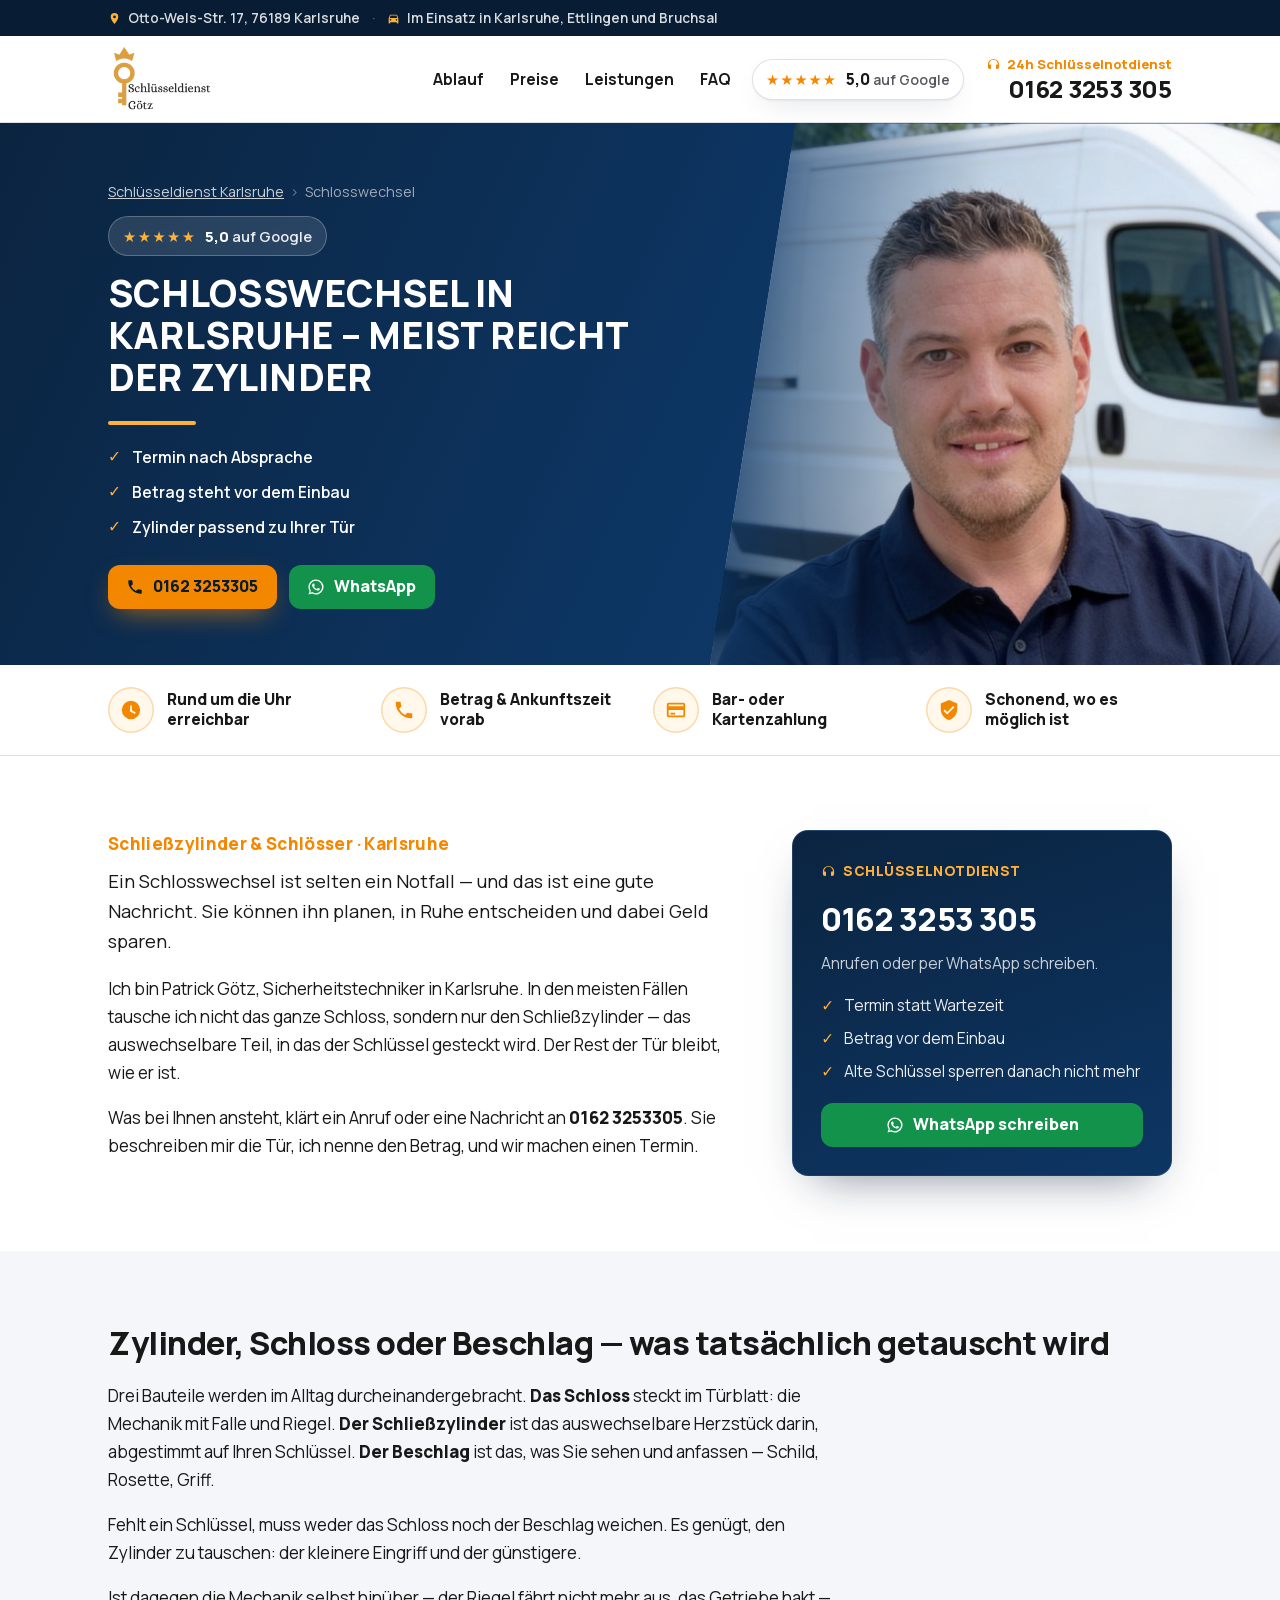
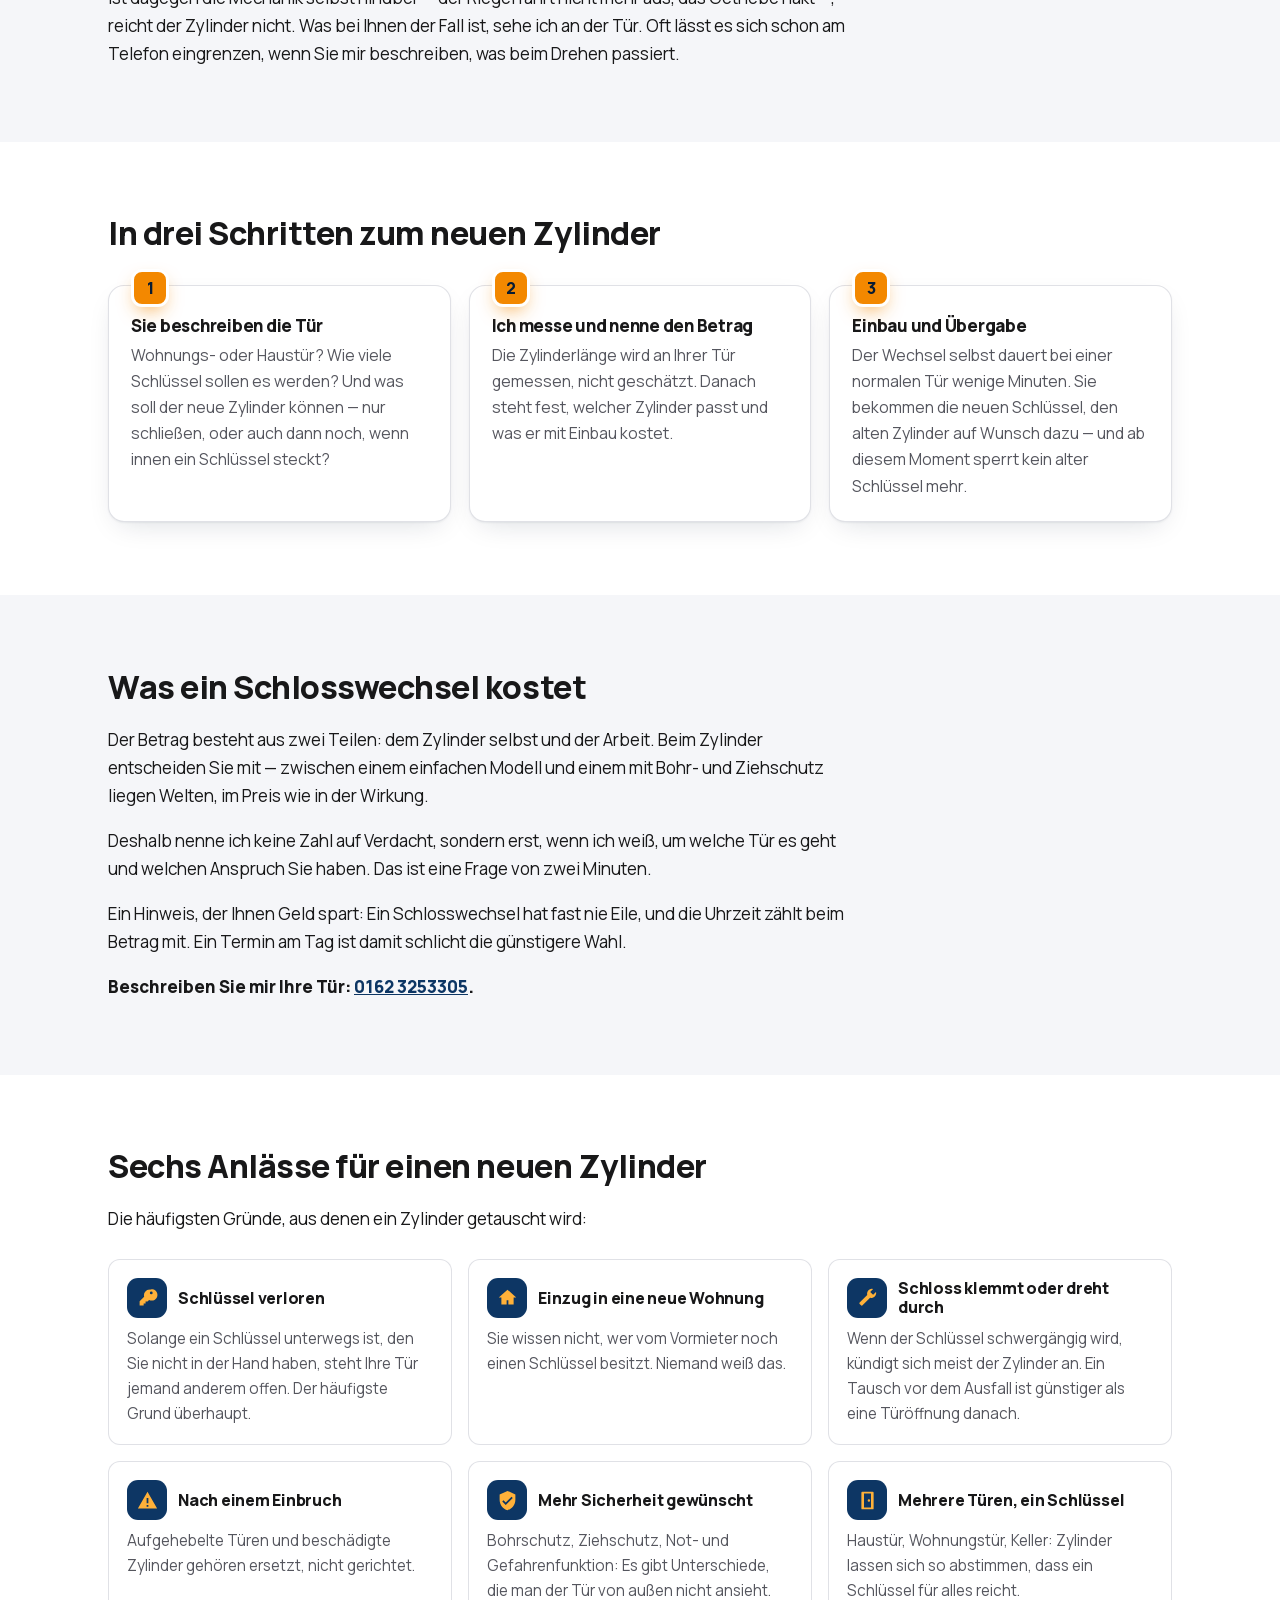
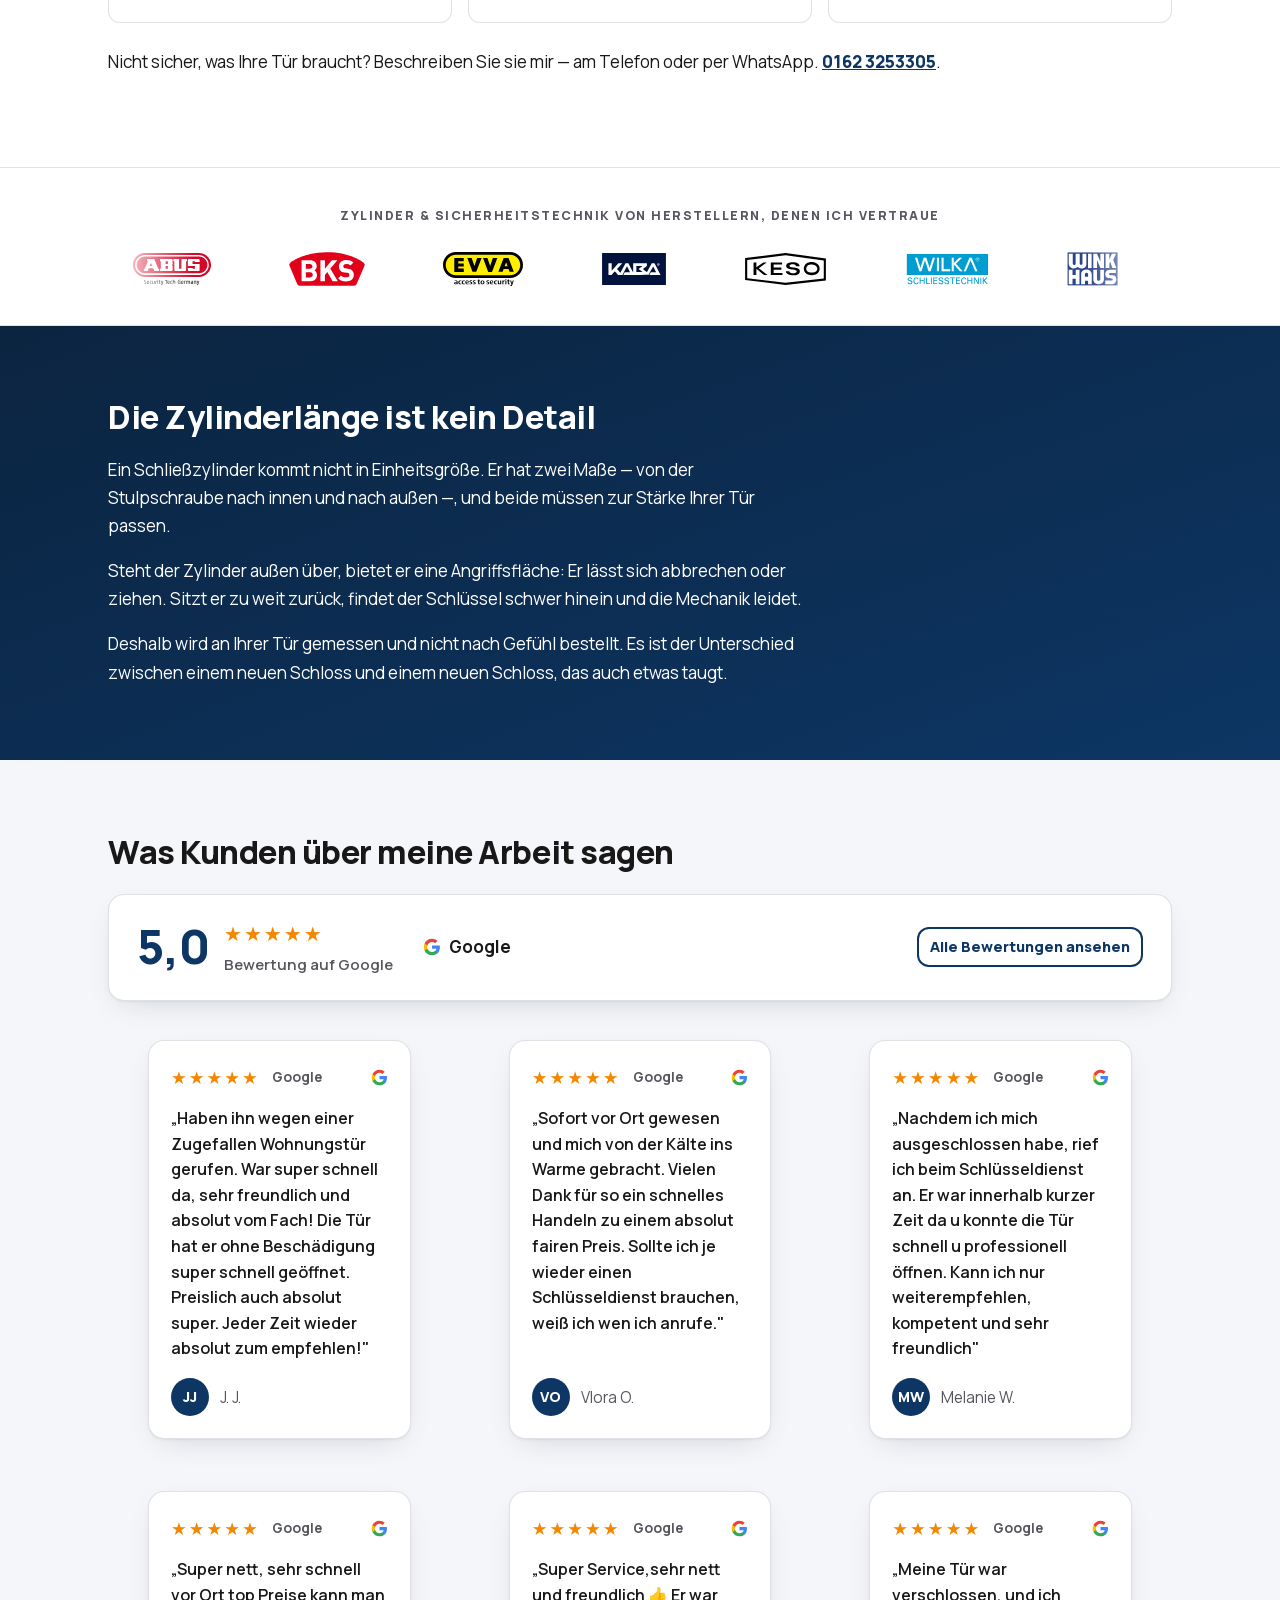
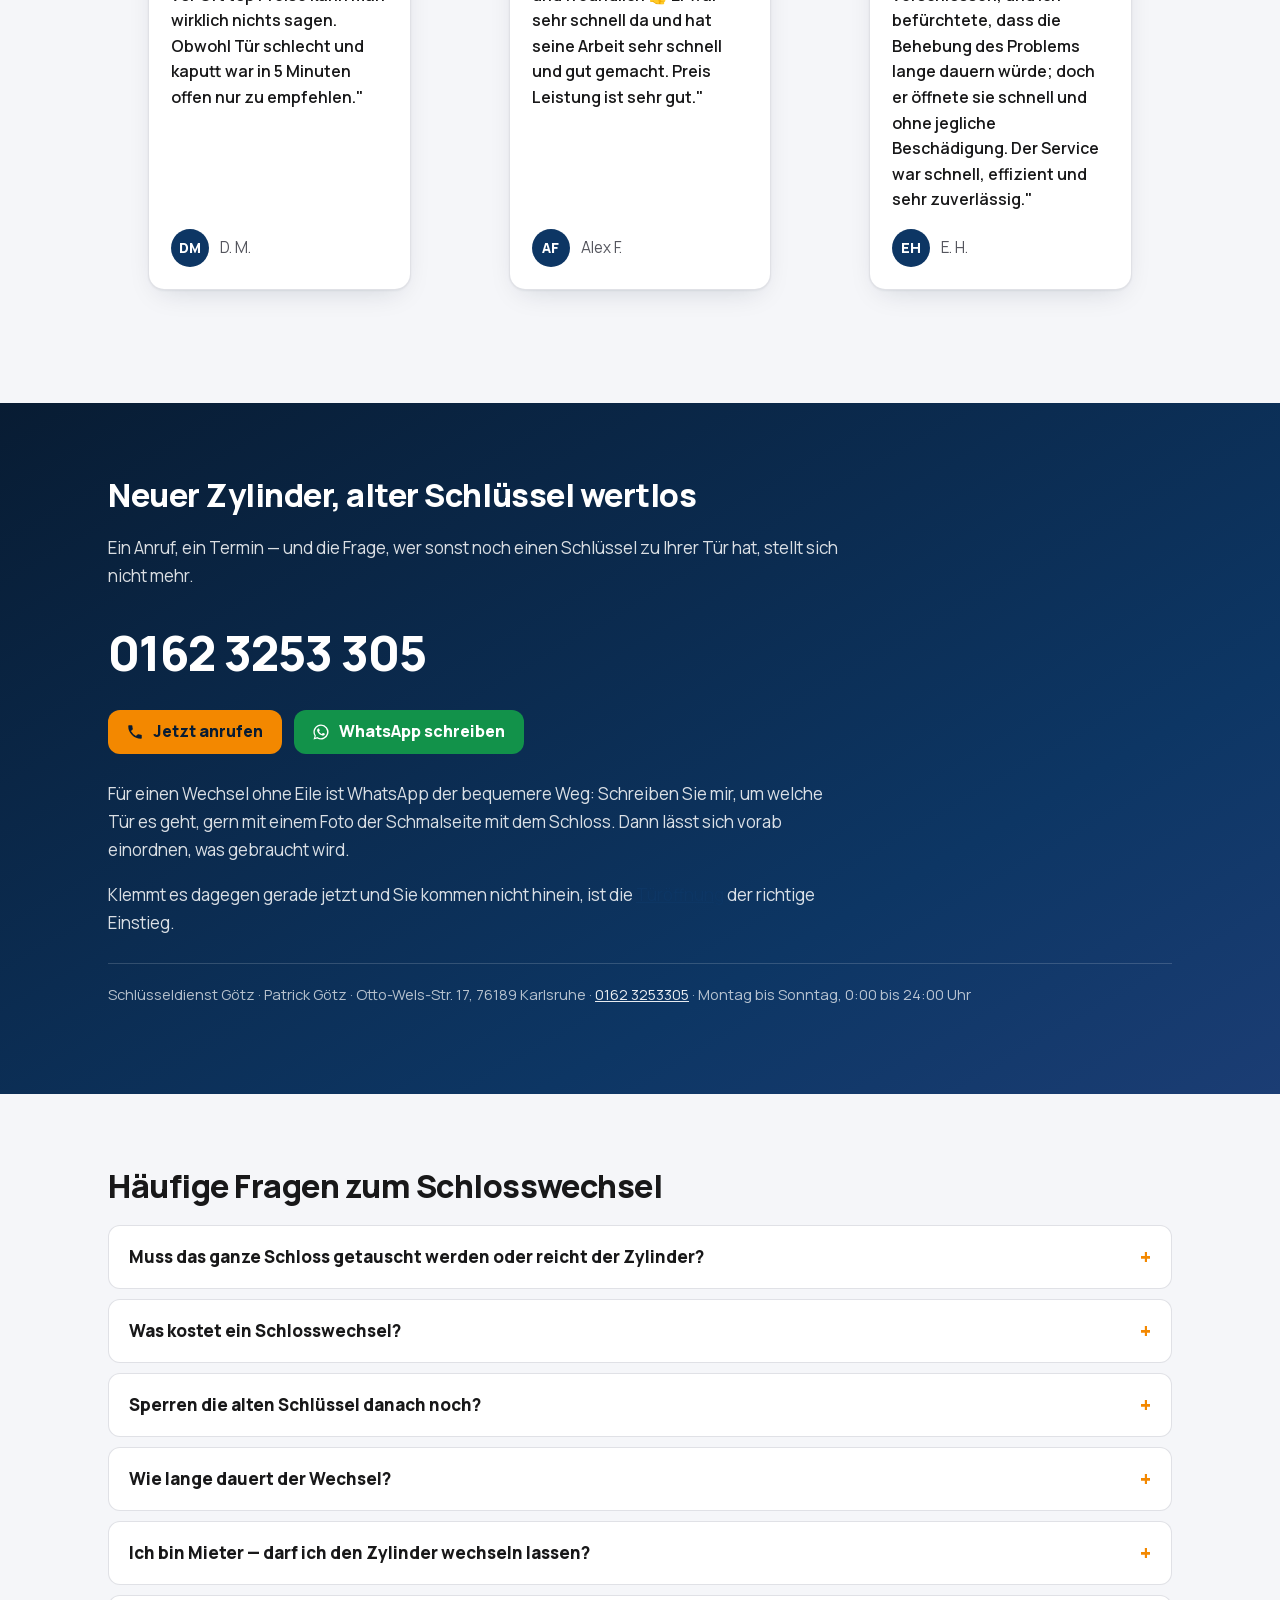
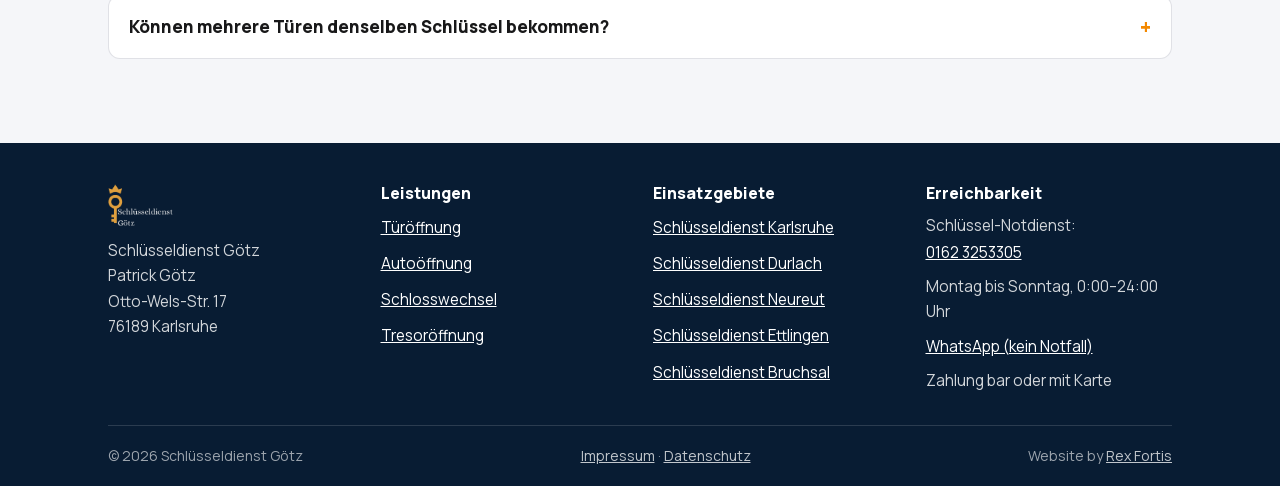
<file: services/schlosswechsel/index.html>
<!DOCTYPE html>
<html lang="de">
<head>
<meta charset="utf-8">
<meta name="viewport" content="width=device-width, initial-scale=1">
<meta name="robots" content="noindex,nofollow">
<title>Schlosswechsel Karlsruhe – Schließzylinder tauschen</title>
<meta name="description" content="Schlüssel verloren oder Schloss defekt? Ich wechsle den Schließzylinder in Karlsruhe – Termin und Betrag vorab: 0162 3253305.">
<link rel="canonical" href="https://cesurd.github.io/schluesseldienst-goetz/services/schlosswechsel/">
<meta name="theme-color" content="#0b2440">
<link rel="icon" href="../../assets/img/favicon-48.png?v=155942" sizes="48x48" type="image/png">
<link rel="icon" href="../../assets/img/favicon-96.png?v=155942" sizes="96x96" type="image/png">
<link rel="icon" href="../../assets/img/favicon-192.png?v=155942" sizes="192x192" type="image/png">
<link rel="apple-touch-icon" href="../../assets/img/favicon-180.png?v=103849">
<link rel="preload" href="../../assets/fonts/manrope-var.woff2" as="font" type="font/woff2" crossorigin>
<link rel="stylesheet" href="../../assets/css/styles.css?v=114152">
<meta property="og:locale" content="de_DE">
<meta property="og:type" content="website">
<meta property="og:site_name" content="Schlüsseldienst Götz">
<meta property="og:title" content="Schlosswechsel Karlsruhe – Schließzylinder tauschen">
<meta property="og:description" content="Schlüssel verloren oder Schloss defekt? Ich wechsle den Schließzylinder in Karlsruhe – Termin und Betrag vorab: 0162 3253305.">
<meta property="og:url" content="https://cesurd.github.io/schluesseldienst-goetz/services/schlosswechsel/">
<meta property="og:image" content="https://cesurd.github.io/schluesseldienst-goetz/assets/img/og-image.jpg">
<meta property="og:image:width" content="1200">
<meta property="og:image:height" content="630">
<meta property="og:image:alt" content="Schlüsseldienst Götz – 24h Türöffnung">
<meta name="twitter:card" content="summary_large_image">
<script type="application/ld+json">
{
  "@context": "https://schema.org",
  "@type": "Service",
  "serviceType": "Schlosswechsel",
  "name": "Schlosswechsel Karlsruhe",
  "url": "https://cesurd.github.io/schluesseldienst-goetz/services/schlosswechsel/",
  "provider": {
    "@type": "Locksmith",
    "@id": "https://cesurd.github.io/schluesseldienst-goetz/#business",
    "name": "Schlüsseldienst Götz",
    "url": "https://cesurd.github.io/schluesseldienst-goetz/",
    "telephone": "+491623253305",
    "founder": {
      "@type": "Person",
      "name": "Patrick Götz"
    },
    "address": {
      "@type": "PostalAddress",
      "streetAddress": "Otto-Wels-Str. 17",
      "postalCode": "76189",
      "addressLocality": "Karlsruhe",
      "addressCountry": "DE"
    },
    "openingHoursSpecification": [
      {
        "@type": "OpeningHoursSpecification",
        "dayOfWeek": [
          "Monday",
          "Tuesday",
          "Wednesday",
          "Thursday",
          "Friday",
          "Saturday",
          "Sunday"
        ],
        "opens": "00:00",
        "closes": "23:59"
      }
    ]
  },
  "areaServed": [
    {
      "@type": "Place",
      "name": "Karlsruhe"
    },
    {
      "@type": "Place",
      "name": "Ettlingen"
    },
    {
      "@type": "Place",
      "name": "Bruchsal"
    }
  ],
  "availableChannel": {
    "@type": "ServiceChannel",
    "servicePhone": {
      "@type": "ContactPoint",
      "telephone": "+491623253305",
      "contactType": "Notdienst"
    }
  }
}
</script>
<script type="application/ld+json">
{
  "@context": "https://schema.org",
  "@type": "BreadcrumbList",
  "itemListElement": [
    {
      "@type": "ListItem",
      "position": 1,
      "name": "Schlüsseldienst Karlsruhe",
      "item": "https://cesurd.github.io/schluesseldienst-goetz/"
    },
    {
      "@type": "ListItem",
      "position": 2,
      "name": "Schlosswechsel",
      "item": "https://cesurd.github.io/schluesseldienst-goetz/services/schlosswechsel/"
    }
  ]
}
</script>
<script type="application/ld+json">
{
  "@context": "https://schema.org",
  "@type": "FAQPage",
  "mainEntity": [
    {
      "@type": "Question",
      "name": "Muss das ganze Schloss getauscht werden oder reicht der Zylinder?",
      "acceptedAnswer": {
        "@type": "Answer",
        "text": "In den allermeisten Fällen genügt der Zylinder — auch dann, wenn ein Schlüssel verloren ist. Das ganze Schloss kommt erst infrage, wenn die Mechanik selbst defekt ist, wenn also Riegel oder Falle nicht mehr sauber arbeiten."
      }
    },
    {
      "@type": "Question",
      "name": "Was kostet ein Schlosswechsel?",
      "acceptedAnswer": {
        "@type": "Answer",
        "text": "Material und Arbeit werden getrennt gerechnet, und beim Material entscheiden Sie mit. Sagen Sie mir, um welche Tür es geht und worauf Sie Wert legen, dann steht Ihr Betrag vor dem Termin. Weil die Uhrzeit mitzählt, ist ein Termin am Tag die günstigere Wahl."
      }
    },
    {
      "@type": "Question",
      "name": "Sperren die alten Schlüssel danach noch?",
      "acceptedAnswer": {
        "@type": "Answer",
        "text": "Nein. Mit dem Tausch des Zylinders verlieren alle bisherigen Schlüssel ihre Funktion. Genau das ist ja der Zweck der Sache."
      }
    },
    {
      "@type": "Question",
      "name": "Wie lange dauert der Wechsel?",
      "acceptedAnswer": {
        "@type": "Answer",
        "text": "Bei einer üblichen Wohnungstür sind es wenige Minuten. Länger dauert meist das Gespräch davor: welcher Zylinder, wie viele Schlüssel, welche Sicherheitsstufe."
      }
    },
    {
      "@type": "Question",
      "name": "Ich bin Mieter — darf ich den Zylinder wechseln lassen?",
      "acceptedAnswer": {
        "@type": "Answer",
        "text": "Den Zylinder Ihrer Wohnungstür dürfen Sie in aller Regel wechseln lassen. Heben Sie den alten auf und setzen Sie ihn beim Auszug wieder ein. Gehört die Tür zu einer Schließanlage des Hauses, sprechen Sie vorher mit der Verwaltung."
      }
    },
    {
      "@type": "Question",
      "name": "Können mehrere Türen denselben Schlüssel bekommen?",
      "acceptedAnswer": {
        "@type": "Answer",
        "text": "Ja, dafür gibt es gleichschließende Zylinder. Sagen Sie mir, welche Türen dazugehören sollen — das wird gemeinsam bestellt und nicht einzeln nachgerüstet."
      }
    }
  ]
}
</script>
</head>
<body>
<a class="skip" href="#main">Zum Inhalt springen</a>

<div class="topbar">
  <div class="wrap">
    <span class="tb-item">
      <svg width="13" height="13" viewBox="0 0 24 24" fill="currentColor" aria-hidden="true"><path d="M12 2a7 7 0 0 0-7 7c0 5.25 7 13 7 13s7-7.75 7-13a7 7 0 0 0-7-7Zm0 9.5A2.5 2.5 0 1 1 14.5 9 2.5 2.5 0 0 1 12 11.5Z"/></svg>
      Otto-Wels-Str. 17, 76189 Karlsruhe
    </span>
    <span class="tb-sep" aria-hidden="true">·</span>
    <span class="tb-item tb-area">
      <svg width="13" height="13" viewBox="0 0 24 24" fill="currentColor" aria-hidden="true"><path d="M18.9 6c-.2-.6-.8-1-1.4-1h-11c-.7 0-1.2.4-1.4 1L3 12v8a1 1 0 0 0 1 1h1a1 1 0 0 0 1-1v-1h12v1a1 1 0 0 0 1 1h1a1 1 0 0 0 1-1v-8l-2.1-6ZM6.5 16A1.5 1.5 0 1 1 8 14.5 1.5 1.5 0 0 1 6.5 16Zm11 0a1.5 1.5 0 1 1 1.5-1.5 1.5 1.5 0 0 1-1.5 1.5ZM5 11l1.5-4.5h11L19 11Z"/></svg>
      Im Einsatz in Karlsruhe, Ettlingen und Bruchsal
    </span>
  </div>
</div>
<header class="header">
  <div class="wrap header__in">
    <a class="header__logo" href="../../" aria-label="Schlüsseldienst Götz – Startseite">
      <img src="../../assets/img/logo-dunkel.png" alt="Schlüsseldienst Götz" width="252" height="97">
    </a>
    <input class="mnav__toggle" type="checkbox" id="mnav-toggle" aria-label="Menü öffnen und schließen">
    <label class="mnav__btn" for="mnav-toggle">
      <svg class="ic-burger" width="22" height="22" viewBox="0 0 24 24" fill="none" stroke="currentColor" stroke-width="2.2" stroke-linecap="round" aria-hidden="true"><path d="M4 7h16M4 12h16M4 17h16"/></svg>
      <svg class="ic-x" width="22" height="22" viewBox="0 0 24 24" fill="none" stroke="currentColor" stroke-width="2.2" stroke-linecap="round" aria-hidden="true"><path d="M6 6l12 12M18 6L6 18"/></svg>
    </label>
    <nav class="header__nav" aria-label="Hauptnavigation">
      <a href="#ablauf">Ablauf</a>
      <a href="#preise">Preise</a>
      <a href="../../#leistungen">Leistungen</a>
      <a href="#faq">FAQ</a>
    </nav>
    <a class="header__rating" href="https://www.google.com/maps?cid=4813255652723528728"
       target="_blank" rel="noopener nofollow" aria-label="Bewertung 5,0 von 5 auf Google – Rezensionen ansehen">
      <span class="hr-stars" aria-hidden="true">★★★★★</span>
      <span class="hr-text"><b>5,0</b> auf Google</span>
    </a>
    <div class="header__call">
      <span class="hc-label">
        <svg width="15" height="15" viewBox="0 0 24 24" fill="currentColor" aria-hidden="true"><path d="M12 3a9 9 0 0 0-9 9v4a3 3 0 0 0 3 3h1a1 1 0 0 0 1-1v-5a1 1 0 0 0-1-1H5v-.5a7 7 0 0 1 14 0v.5h-2a1 1 0 0 0-1 1v5a1 1 0 0 0 1 1h1a3 3 0 0 0 3-3v-4a9 9 0 0 0-9-9Z"/></svg>
        24h Schlüsselnotdienst
      </span>
      <a class="hc-num" href="tel:+491623253305">0162 3253 305</a>
    </div>
  </div>
</header>

<main id="main">

  <section class="hero hero--split">
   <div class="wrap hero__grid">
    <div class="hero__body">
      <nav class="crumbs crumbs--hero" aria-label="Brotkrumen">
        <a href="../../">Schlüsseldienst Karlsruhe</a><span class="sep">›</span><span>Schlosswechsel</span>
      </nav>
      <p class="hero__rating">
        <span class="hr-stars" aria-hidden="true">★★★★★</span>
        <span><b>5,0</b> auf Google</span>
      </p>
      <h1>Schlosswechsel in Karlsruhe – meist reicht der&nbsp;Zylinder</h1>
      <div class="hero__bar" aria-hidden="true"></div>
      <ul class="hero__punch">
        <li><span class="tick">✓</span> Termin nach Absprache</li>
        <li><span class="tick">✓</span> Betrag steht vor dem Einbau</li>
        <li><span class="tick">✓</span> Zylinder passend zu Ihrer Tür</li>
      </ul>
      <div class="cta-row">
        <a class="btn btn--call" href="tel:+491623253305"><svg width="18" height="18" viewBox="0 0 24 24" fill="currentColor" aria-hidden="true"><path d="M6.62 10.79a15.05 15.05 0 0 0 6.59 6.59l2.2-2.2a1 1 0 0 1 1.02-.24 11.36 11.36 0 0 0 3.57.57 1 1 0 0 1 1 1V20a1 1 0 0 1-1 1A17 17 0 0 1 3 4a1 1 0 0 1 1-1h3.5a1 1 0 0 1 1 1 11.36 11.36 0 0 0 .57 3.57 1 1 0 0 1-.25 1.02Z"/></svg>
          0162 3253305
        </a>
        <a class="btn btn--wa" href="https://wa.me/491623253305" rel="noopener"><svg width="18" height="18" viewBox="0 0 24 24" fill="currentColor" aria-hidden="true"><path d="M12 2a10 10 0 0 0-8.5 15.3L2 22l4.9-1.4A10 10 0 1 0 12 2Zm0 18.2c-1.6 0-3.1-.4-4.4-1.2l-.3-.2-2.9.8.8-2.8-.2-.3A8.2 8.2 0 1 1 12 20.2Zm4.6-6.1c-.3-.1-1.5-.7-1.7-.8-.2-.1-.4-.1-.6.1-.2.3-.7.8-.8 1-.1.2-.3.2-.6.1a6.8 6.8 0 0 1-2-1.2 7.5 7.5 0 0 1-1.4-1.7c-.1-.3 0-.4.1-.6l.4-.5c.1-.2.2-.3.3-.5v-.5c-.1-.1-.6-1.4-.8-1.9-.2-.5-.4-.4-.6-.4h-.5c-.2 0-.5.1-.7.3-.2.3-.9.9-.9 2.1s.9 2.4 1 2.6c.1.2 1.8 2.8 4.3 3.9.6.3 1.1.4 1.5.6.6.2 1.2.2 1.6.1.5-.1 1.5-.6 1.7-1.2.2-.6.2-1.1.2-1.2-.1-.1-.3-.2-.5-.3Z"/></svg>
          WhatsApp
        </a>
      </div>
    </div>
    <figure class="hero__photo">
      <img src="../../assets/img/patrick-goetz-1600.jpg"
           srcset="../../assets/img/patrick-goetz-960.jpg 960w, ../../assets/img/patrick-goetz-1600.jpg 1600w"
           sizes="(max-width: 760px) 100vw, 46vw"
           width="1600" height="1197" fetchpriority="high"
           alt="Patrick Götz vor seinem Einsatzfahrzeug">
    </figure>
   </div>
  </section>

  <div class="badge-strip">
    <div class="wrap">
      <div class="bs-item"><span class="bs-ico"><svg width="22" height="22" viewBox="0 0 24 24" fill="currentColor" aria-hidden="true"><path d="M12 2a10 10 0 1 0 10 10A10 10 0 0 0 12 2Zm4.2 14.4L11 13.7V7h2v5.3l4.2 2.5Z"/></svg></span>Rund um die Uhr erreichbar</div>
      <div class="bs-item"><span class="bs-ico"><svg width="22" height="22" viewBox="0 0 24 24" fill="currentColor" aria-hidden="true"><path d="M6.62 10.79a15.05 15.05 0 0 0 6.59 6.59l2.2-2.2a1 1 0 0 1 1.02-.24 11.36 11.36 0 0 0 3.57.57 1 1 0 0 1 1 1V20a1 1 0 0 1-1 1A17 17 0 0 1 3 4a1 1 0 0 1 1-1h3.5a1 1 0 0 1 1 1 11.36 11.36 0 0 0 .57 3.57 1 1 0 0 1-.25 1.02Z"/></svg></span>Betrag &amp; Ankunftszeit vorab</div>
      <div class="bs-item"><span class="bs-ico"><svg width="22" height="22" viewBox="0 0 24 24" fill="currentColor" aria-hidden="true"><path d="M20 4H4a2 2 0 0 0-2 2v12a2 2 0 0 0 2 2h16a2 2 0 0 0 2-2V6a2 2 0 0 0-2-2Zm0 4H4V6h16Zm0 10H4v-6h16Z"/><path d="M6 15h5v2H6z"/></svg></span>Bar- oder Kartenzahlung</div>
      <div class="bs-item"><span class="bs-ico"><svg width="22" height="22" viewBox="0 0 24 24" fill="currentColor" aria-hidden="true"><path d="M12 1 3 5v6c0 5.55 3.84 10.74 9 12 5.16-1.26 9-6.45 9-12V5Zm-2 16-4-4 1.41-1.41L10 14.17l6.59-6.59L18 9Z"/></svg></span>Schonend, wo es möglich ist</div>
    </div>
  </div>

  <section class="section intro">
    <div class="wrap intro__in">
      <div>
        <p class="intro__eyebrow">Schließzylinder & Schlösser · Karlsruhe</p>
        <p class="lead">Ein Schlosswechsel ist selten ein Notfall — und das ist eine gute Nachricht. Sie können ihn planen, in Ruhe entscheiden und dabei Geld sparen.</p>
        <p>Ich bin Patrick Götz, Sicherheitstechniker in Karlsruhe. In den meisten Fällen tausche ich nicht das ganze Schloss, sondern nur den Schließzylinder — das auswechselbare Teil, in das der Schlüssel gesteckt wird. Der Rest der Tür bleibt, wie er ist.</p>
        <p>Was bei Ihnen ansteht, klärt ein Anruf oder eine Nachricht an <strong>0162&nbsp;3253305</strong>. Sie beschreiben mir die Tür, ich nenne den Betrag, und wir machen einen Termin.</p>
      </div>
      <aside class="callcard" aria-label="Direktkontakt">
        <span class="cc-eyebrow">
          <svg width="15" height="15" viewBox="0 0 24 24" fill="currentColor" aria-hidden="true"><path d="M12 3a9 9 0 0 0-9 9v4a3 3 0 0 0 3 3h1a1 1 0 0 0 1-1v-5a1 1 0 0 0-1-1H5v-.5a7 7 0 0 1 14 0v.5h-2a1 1 0 0 0-1 1v5a1 1 0 0 0 1 1h1a3 3 0 0 0 3-3v-4a9 9 0 0 0-9-9Z"/></svg>
          Schlüsselnotdienst
        </span>
        <a class="cc-num" href="tel:+491623253305">0162 3253 305</a>
        <p class="cc-sub">Anrufen oder per WhatsApp schreiben.</p>
        <ul class="cc-facts">
          <li><span class="tick">✓</span> Termin statt Wartezeit</li>
          <li><span class="tick">✓</span> Betrag vor dem Einbau</li>
          <li><span class="tick">✓</span> Alte Schlüssel sperren danach nicht mehr</li>
        </ul>
        <a class="btn btn--wa" href="https://wa.me/491623253305" rel="noopener"><svg width="18" height="18" viewBox="0 0 24 24" fill="currentColor" aria-hidden="true"><path d="M12 2a10 10 0 0 0-8.5 15.3L2 22l4.9-1.4A10 10 0 1 0 12 2Zm0 18.2c-1.6 0-3.1-.4-4.4-1.2l-.3-.2-2.9.8.8-2.8-.2-.3A8.2 8.2 0 1 1 12 20.2Zm4.6-6.1c-.3-.1-1.5-.7-1.7-.8-.2-.1-.4-.1-.6.1-.2.3-.7.8-.8 1-.1.2-.3.2-.6.1a6.8 6.8 0 0 1-2-1.2 7.5 7.5 0 0 1-1.4-1.7c-.1-.3 0-.4.1-.6l.4-.5c.1-.2.2-.3.3-.5v-.5c-.1-.1-.6-1.4-.8-1.9-.2-.5-.4-.4-.6-.4h-.5c-.2 0-.5.1-.7.3-.2.3-.9.9-.9 2.1s.9 2.4 1 2.6c.1.2 1.8 2.8 4.3 3.9.6.3 1.1.4 1.5.6.6.2 1.2.2 1.6.1.5-.1 1.5-.6 1.7-1.2.2-.6.2-1.1.2-1.2-.1-.1-.3-.2-.5-.3Z"/></svg>
          WhatsApp schreiben
        </a>
      </aside>
    </div>
  </section>
  <section class="section section--soft">
    <div class="wrap">
      <h2>Zylinder, Schloss oder Beschlag — was tatsächlich getauscht wird</h2>
      <div class="prose">
          <p>Drei Bauteile werden im Alltag durcheinandergebracht. <strong>Das Schloss</strong> steckt im Türblatt: die Mechanik mit Falle und Riegel. <strong>Der Schließzylinder</strong> ist das auswechselbare Herzstück darin, abgestimmt auf Ihren Schlüssel. <strong>Der Beschlag</strong> ist das, was Sie sehen und anfassen — Schild, Rosette, Griff.</p>
          <p>Fehlt ein Schlüssel, muss weder das Schloss noch der Beschlag weichen. Es genügt, den Zylinder zu tauschen: der kleinere Eingriff und der günstigere.</p>
          <p>Ist dagegen die Mechanik selbst hinüber — der Riegel fährt nicht mehr aus, das Getriebe hakt —, reicht der Zylinder nicht. Was bei Ihnen der Fall ist, sehe ich an der Tür. Oft lässt es sich schon am Telefon eingrenzen, wenn Sie mir beschreiben, was beim Drehen passiert.</p>
      </div>
    </div>
  </section>
  <section class="section anchor-target" id="ablauf">
    <div class="wrap">
      <h2>In drei Schritten zum neuen Zylinder</h2>
      <div class="flow" style="margin-top:2rem;">
        <article class="flowstep">
          <span class="flowstep__no" aria-hidden="true">1</span>
          <h3>Sie beschreiben die Tür</h3>
          <p>Wohnungs- oder Haustür? Wie viele Schlüssel sollen es werden? Und was soll der neue Zylinder können — nur schließen, oder auch dann noch, wenn innen ein Schlüssel steckt?</p>
        </article>
        <article class="flowstep">
          <span class="flowstep__no" aria-hidden="true">2</span>
          <h3>Ich messe und nenne den Betrag</h3>
          <p>Die Zylinderlänge wird an Ihrer Tür gemessen, nicht geschätzt. Danach steht fest, welcher Zylinder passt und was er mit Einbau kostet.</p>
        </article>
        <article class="flowstep">
          <span class="flowstep__no" aria-hidden="true">3</span>
          <h3>Einbau und Übergabe</h3>
          <p>Der Wechsel selbst dauert bei einer normalen Tür wenige Minuten. Sie bekommen die neuen Schlüssel, den alten Zylinder auf Wunsch dazu — und ab diesem Moment sperrt kein alter Schlüssel mehr.</p>
        </article>
      </div>
    </div>
  </section>
  <section class="section section--soft anchor-target" id="preise">
    <div class="wrap">
      <h2>Was ein Schlosswechsel kostet</h2>
      <div class="prose">
        <p>Der Betrag besteht aus zwei Teilen: dem Zylinder selbst und der Arbeit. Beim Zylinder entscheiden Sie mit — zwischen einem einfachen Modell und einem mit Bohr- und Ziehschutz liegen Welten, im Preis wie in der Wirkung.</p>
        <p>Deshalb nenne ich keine Zahl auf Verdacht, sondern erst, wenn ich weiß, um welche Tür es geht und welchen Anspruch Sie haben. Das ist eine Frage von zwei Minuten.</p>
        <p>Ein Hinweis, der Ihnen Geld spart: Ein Schlosswechsel hat fast nie Eile, und die Uhrzeit zählt beim Betrag mit. Ein Termin am Tag ist damit schlicht die günstigere Wahl.</p>
        <p><strong>Beschreiben Sie mir Ihre Tür: <a href="tel:+491623253305">0162 3253305</a>.</strong></p>
      </div>
    </div>
  </section>
  <section class="section anchor-target" id="leistungen">
    <div class="wrap">
      <h2>Sechs Anlässe für einen neuen Zylinder</h2>
      <p class="prose">Die häufigsten Gründe, aus denen ein Zylinder getauscht wird:</p>
      <div class="svcgrid" style="margin-block:1.6rem;">
        <article class="svcitem">
          <div class="svcitem__top">
            <span class="svcitem__ico" aria-hidden="true"><svg width="21" height="21" viewBox="0 0 24 24" fill="currentColor" aria-hidden="true"><path d="M14.5 3a6.5 6.5 0 0 0-6.3 8.2L3 16.4V21h4.6v-2.2h2.2v-2.2H12l1.8-1.8A6.5 6.5 0 1 0 14.5 3Zm1.8 5.4a1.6 1.6 0 1 1 1.6-1.6 1.6 1.6 0 0 1-1.6 1.6Z"/></svg></span>
            <h3>Schlüssel verloren</h3>
          </div>
          <p>Solange ein Schlüssel unterwegs ist, den Sie nicht in der Hand haben, steht Ihre Tür jemand anderem offen. Der häufigste Grund überhaupt.</p>
        </article>
        <article class="svcitem">
          <div class="svcitem__top">
            <span class="svcitem__ico" aria-hidden="true"><svg width="21" height="21" viewBox="0 0 24 24" fill="currentColor" aria-hidden="true"><path d="M12 3 2 12h3v8h6v-5h2v5h6v-8h3Z"/></svg></span>
            <h3>Einzug in eine neue Wohnung</h3>
          </div>
          <p>Sie wissen nicht, wer vom Vormieter noch einen Schlüssel besitzt. Niemand weiß das.</p>
        </article>
        <article class="svcitem">
          <div class="svcitem__top">
            <span class="svcitem__ico" aria-hidden="true"><svg width="21" height="21" viewBox="0 0 24 24" fill="currentColor" aria-hidden="true"><path d="M21.7 5.6 18.4 8.9 15.1 5.6l3.3-3.3a5.5 5.5 0 0 0-6.7 6.7L3.3 17.4a1.6 1.6 0 0 0 0 2.3l1 1a1.6 1.6 0 0 0 2.3 0L15 12.3a5.5 5.5 0 0 0 6.7-6.7Z"/></svg></span>
            <h3>Schloss klemmt oder dreht durch</h3>
          </div>
          <p>Wenn der Schlüssel schwergängig wird, kündigt sich meist der Zylinder an. Ein Tausch vor dem Ausfall ist günstiger als eine Türöffnung danach.</p>
        </article>
        <article class="svcitem">
          <div class="svcitem__top">
            <span class="svcitem__ico" aria-hidden="true"><svg width="21" height="21" viewBox="0 0 24 24" fill="currentColor" aria-hidden="true"><path d="M12 2 1 21h22ZM11 9h2v6h-2Zm0 8h2v2h-2Z"/></svg></span>
            <h3>Nach einem Einbruch</h3>
          </div>
          <p>Aufgehebelte Türen und beschädigte Zylinder gehören ersetzt, nicht gerichtet.</p>
        </article>
        <article class="svcitem">
          <div class="svcitem__top">
            <span class="svcitem__ico" aria-hidden="true"><svg width="21" height="21" viewBox="0 0 24 24" fill="currentColor" aria-hidden="true"><path d="M12 1 3 5v6c0 5.55 3.84 10.74 9 12 5.16-1.26 9-6.45 9-12V5Zm-2 16-4-4 1.41-1.41L10 14.17l6.59-6.59L18 9Z"/></svg></span>
            <h3>Mehr Sicherheit gewünscht</h3>
          </div>
          <p>Bohrschutz, Ziehschutz, Not- und Gefahrenfunktion: Es gibt Unterschiede, die man der Tür von außen nicht ansieht.</p>
        </article>
        <article class="svcitem">
          <div class="svcitem__top">
            <span class="svcitem__ico" aria-hidden="true"><svg width="21" height="21" viewBox="0 0 24 24" fill="currentColor" aria-hidden="true"><path d="M6 2h12a1 1 0 0 1 1 1v18a1 1 0 0 1-1 1H6a1 1 0 0 1-1-1V3a1 1 0 0 1 1-1Zm2 2v16h8V4Zm7 8a1.4 1.4 0 1 1-1.4-1.4A1.4 1.4 0 0 1 15 12Z"/></svg></span>
            <h3>Mehrere Türen, ein Schlüssel</h3>
          </div>
          <p>Haustür, Wohnungstür, Keller: Zylinder lassen sich so abstimmen, dass ein Schlüssel für alles reicht.</p>
        </article>
      </div>
      <p class="prose"><p>Nicht sicher, was Ihre Tür braucht? Beschreiben Sie sie mir — am Telefon oder per WhatsApp. <strong><a href="tel:+491623253305">0162 3253305</a></strong>.</p></p>
    </div>
  </section>
  <section class="marken" aria-label="Hersteller">
    <div class="wrap">
      <p class="marken__titel">Zylinder &amp; Sicherheitstechnik von Herstellern, denen ich vertraue</p>
      <div class="marken__band">
        <ul class="marken__liste">
          <li><img src="../../assets/img/marken/abus.svg" alt="ABUS" width="80" height="34" loading="lazy"></li>
          <li><img src="../../assets/img/marken/bks.svg" alt="BKS" width="76" height="34" loading="lazy"></li>
          <li><img src="../../assets/img/marken/evva.svg" alt="EVVA" width="81" height="34" loading="lazy"></li>
          <li><img src="../../assets/img/marken/kaba.svg" alt="Kaba" width="66" height="34" loading="lazy"></li>
          <li><img src="../../assets/img/marken/keso.svg" alt="KESO" width="83" height="34" loading="lazy"></li>
          <li><img src="../../assets/img/marken/wilka.svg" alt="WILKA Schließtechnik" width="85" height="34" loading="lazy"></li>
          <li><img src="../../assets/img/marken/winkhaus.svg" alt="Winkhaus" width="51" height="34" loading="lazy"></li>
        </ul>
        <ul class="marken__liste" aria-hidden="true">
          <li><img src="../../assets/img/marken/abus.svg" alt="ABUS" width="80" height="34" loading="lazy"></li>
          <li><img src="../../assets/img/marken/bks.svg" alt="BKS" width="76" height="34" loading="lazy"></li>
          <li><img src="../../assets/img/marken/evva.svg" alt="EVVA" width="81" height="34" loading="lazy"></li>
          <li><img src="../../assets/img/marken/kaba.svg" alt="Kaba" width="66" height="34" loading="lazy"></li>
          <li><img src="../../assets/img/marken/keso.svg" alt="KESO" width="83" height="34" loading="lazy"></li>
          <li><img src="../../assets/img/marken/wilka.svg" alt="WILKA Schließtechnik" width="85" height="34" loading="lazy"></li>
          <li><img src="../../assets/img/marken/winkhaus.svg" alt="Winkhaus" width="51" height="34" loading="lazy"></li>
        </ul>
      </div>
    </div>
  </section>
  <section class="section section--navy">
    <div class="wrap">
      <h2>Die Zylinderlänge ist kein Detail</h2>
      <div class="prose">
          <p>Ein Schließzylinder kommt nicht in Einheitsgröße. Er hat zwei Maße — von der Stulpschraube nach innen und nach außen —, und beide müssen zur Stärke Ihrer Tür passen.</p>
          <p>Steht der Zylinder außen über, bietet er eine Angriffsfläche: Er lässt sich abbrechen oder ziehen. Sitzt er zu weit zurück, findet der Schlüssel schwer hinein und die Mechanik leidet.</p>
          <p>Deshalb wird an Ihrer Tür gemessen und nicht nach Gefühl bestellt. Es ist der Unterschied zwischen einem neuen Schloss und einem neuen Schloss, das auch etwas taugt.</p>
      </div>
    </div>
  </section>
  <section class="section section--soft">
    <div class="wrap">
      <h2>Was Kunden über meine Arbeit sagen</h2>

      <div class="ratingbar" style="margin-block:1.4rem;">
        <div class="rb-score">
          <span class="rb-val">5,0</span>
          <span>
            <span class="rb-stars" aria-hidden="true">★★★★★</span>
            <span class="rb-meta">Bewertung auf Google</span>
          </span>
        </div>
        <span class="rb-goog"><svg width="18" height="18" viewBox="0 0 48 48" aria-hidden="true"><path fill="#4285F4" d="M45.1 24.5c0-1.6-.1-3.2-.4-4.7H24v9h11.9c-.5 2.8-2.1 5.1-4.4 6.7v5.5h7.1c4.2-3.8 6.5-9.5 6.5-16.5Z"/><path fill="#34A853" d="M24 46c5.9 0 10.9-2 14.6-5.3l-7.1-5.5c-2 1.3-4.5 2.1-7.5 2.1-5.8 0-10.7-3.9-12.4-9.1H4.3v5.7C8 41.3 15.4 46 24 46Z"/><path fill="#FBBC05" d="M11.6 28.2A13.2 13.2 0 0 1 10.9 24c0-1.5.3-2.9.7-4.2v-5.7H4.3A22 22 0 0 0 2 24c0 3.6.9 6.9 2.3 9.9l7.3-5.7Z"/><path fill="#EA4335" d="M24 10.7c3.2 0 6.1 1.1 8.4 3.3l6.3-6.3C34.9 4.1 29.9 2 24 2 15.4 2 8 6.7 4.3 14.1l7.3 5.7c1.7-5.2 6.6-9.1 12.4-9.1Z"/></svg> Google</span>
        <span class="rb-cta">
          <a class="btn btn--ghost btn--sm" href="https://www.google.com/maps?cid=4813255652723528728" target="_blank" rel="noopener nofollow">Alle Bewertungen ansehen</a>
        </span>
      </div>

      <div class="reviewgrid" style="margin-block:1.4rem;">
        <figure class="review">
          <div class="review__head">
            <span class="review__stars" aria-hidden="true">★★★★★</span>
            <span class="review__src">Google</span>
            <svg class="review__g" width="17" height="17" viewBox="0 0 48 48" aria-hidden="true"><path fill="#4285F4" d="M45.1 24.5c0-1.6-.1-3.2-.4-4.7H24v9h11.9c-.5 2.8-2.1 5.1-4.4 6.7v5.5h7.1c4.2-3.8 6.5-9.5 6.5-16.5Z"/><path fill="#34A853" d="M24 46c5.9 0 10.9-2 14.6-5.3l-7.1-5.5c-2 1.3-4.5 2.1-7.5 2.1-5.8 0-10.7-3.9-12.4-9.1H4.3v5.7C8 41.3 15.4 46 24 46Z"/><path fill="#FBBC05" d="M11.6 28.2A13.2 13.2 0 0 1 10.9 24c0-1.5.3-2.9.7-4.2v-5.7H4.3A22 22 0 0 0 2 24c0 3.6.9 6.9 2.3 9.9l7.3-5.7Z"/><path fill="#EA4335" d="M24 10.7c3.2 0 6.1 1.1 8.4 3.3l6.3-6.3C34.9 4.1 29.9 2 24 2 15.4 2 8 6.7 4.3 14.1l7.3 5.7c1.7-5.2 6.6-9.1 12.4-9.1Z"/></svg>
          </div>
          <blockquote>„Haben ihn wegen einer Zugefallen Wohnungstür gerufen. War super schnell da, sehr freundlich und absolut vom Fach! Die Tür hat er ohne Beschädigung super schnell geöffnet. Preislich auch absolut super. Jeder Zeit wieder absolut zum empfehlen!"</blockquote>
          <figcaption><span class="avatar" aria-hidden="true">JJ</span> J. J.</figcaption>
        </figure>
        <figure class="review">
          <div class="review__head">
            <span class="review__stars" aria-hidden="true">★★★★★</span>
            <span class="review__src">Google</span>
            <svg class="review__g" width="17" height="17" viewBox="0 0 48 48" aria-hidden="true"><path fill="#4285F4" d="M45.1 24.5c0-1.6-.1-3.2-.4-4.7H24v9h11.9c-.5 2.8-2.1 5.1-4.4 6.7v5.5h7.1c4.2-3.8 6.5-9.5 6.5-16.5Z"/><path fill="#34A853" d="M24 46c5.9 0 10.9-2 14.6-5.3l-7.1-5.5c-2 1.3-4.5 2.1-7.5 2.1-5.8 0-10.7-3.9-12.4-9.1H4.3v5.7C8 41.3 15.4 46 24 46Z"/><path fill="#FBBC05" d="M11.6 28.2A13.2 13.2 0 0 1 10.9 24c0-1.5.3-2.9.7-4.2v-5.7H4.3A22 22 0 0 0 2 24c0 3.6.9 6.9 2.3 9.9l7.3-5.7Z"/><path fill="#EA4335" d="M24 10.7c3.2 0 6.1 1.1 8.4 3.3l6.3-6.3C34.9 4.1 29.9 2 24 2 15.4 2 8 6.7 4.3 14.1l7.3 5.7c1.7-5.2 6.6-9.1 12.4-9.1Z"/></svg>
          </div>
          <blockquote>„Sofort vor Ort gewesen und mich von der Kälte ins Warme gebracht. Vielen Dank für so ein schnelles Handeln zu einem absolut fairen Preis. Sollte ich je wieder einen Schlüsseldienst brauchen, weiß ich wen ich anrufe."</blockquote>
          <figcaption><span class="avatar" aria-hidden="true">VO</span> Vlora O.</figcaption>
        </figure>
        <figure class="review">
          <div class="review__head">
            <span class="review__stars" aria-hidden="true">★★★★★</span>
            <span class="review__src">Google</span>
            <svg class="review__g" width="17" height="17" viewBox="0 0 48 48" aria-hidden="true"><path fill="#4285F4" d="M45.1 24.5c0-1.6-.1-3.2-.4-4.7H24v9h11.9c-.5 2.8-2.1 5.1-4.4 6.7v5.5h7.1c4.2-3.8 6.5-9.5 6.5-16.5Z"/><path fill="#34A853" d="M24 46c5.9 0 10.9-2 14.6-5.3l-7.1-5.5c-2 1.3-4.5 2.1-7.5 2.1-5.8 0-10.7-3.9-12.4-9.1H4.3v5.7C8 41.3 15.4 46 24 46Z"/><path fill="#FBBC05" d="M11.6 28.2A13.2 13.2 0 0 1 10.9 24c0-1.5.3-2.9.7-4.2v-5.7H4.3A22 22 0 0 0 2 24c0 3.6.9 6.9 2.3 9.9l7.3-5.7Z"/><path fill="#EA4335" d="M24 10.7c3.2 0 6.1 1.1 8.4 3.3l6.3-6.3C34.9 4.1 29.9 2 24 2 15.4 2 8 6.7 4.3 14.1l7.3 5.7c1.7-5.2 6.6-9.1 12.4-9.1Z"/></svg>
          </div>
          <blockquote>„Nachdem ich mich ausgeschlossen habe, rief ich beim Schlüsseldienst an. Er war innerhalb kurzer Zeit da u konnte die Tür schnell u professionell öffnen. Kann ich nur weiterempfehlen, kompetent und sehr freundlich"</blockquote>
          <figcaption><span class="avatar" aria-hidden="true">MW</span> Melanie W.</figcaption>
        </figure>
        <figure class="review">
          <div class="review__head">
            <span class="review__stars" aria-hidden="true">★★★★★</span>
            <span class="review__src">Google</span>
            <svg class="review__g" width="17" height="17" viewBox="0 0 48 48" aria-hidden="true"><path fill="#4285F4" d="M45.1 24.5c0-1.6-.1-3.2-.4-4.7H24v9h11.9c-.5 2.8-2.1 5.1-4.4 6.7v5.5h7.1c4.2-3.8 6.5-9.5 6.5-16.5Z"/><path fill="#34A853" d="M24 46c5.9 0 10.9-2 14.6-5.3l-7.1-5.5c-2 1.3-4.5 2.1-7.5 2.1-5.8 0-10.7-3.9-12.4-9.1H4.3v5.7C8 41.3 15.4 46 24 46Z"/><path fill="#FBBC05" d="M11.6 28.2A13.2 13.2 0 0 1 10.9 24c0-1.5.3-2.9.7-4.2v-5.7H4.3A22 22 0 0 0 2 24c0 3.6.9 6.9 2.3 9.9l7.3-5.7Z"/><path fill="#EA4335" d="M24 10.7c3.2 0 6.1 1.1 8.4 3.3l6.3-6.3C34.9 4.1 29.9 2 24 2 15.4 2 8 6.7 4.3 14.1l7.3 5.7c1.7-5.2 6.6-9.1 12.4-9.1Z"/></svg>
          </div>
          <blockquote>„Super nett, sehr schnell vor Ort top Preise kann man wirklich nichts sagen. Obwohl Tür schlecht und kaputt war in 5 Minuten offen nur zu empfehlen."</blockquote>
          <figcaption><span class="avatar" aria-hidden="true">DM</span> D. M.</figcaption>
        </figure>
        <figure class="review">
          <div class="review__head">
            <span class="review__stars" aria-hidden="true">★★★★★</span>
            <span class="review__src">Google</span>
            <svg class="review__g" width="17" height="17" viewBox="0 0 48 48" aria-hidden="true"><path fill="#4285F4" d="M45.1 24.5c0-1.6-.1-3.2-.4-4.7H24v9h11.9c-.5 2.8-2.1 5.1-4.4 6.7v5.5h7.1c4.2-3.8 6.5-9.5 6.5-16.5Z"/><path fill="#34A853" d="M24 46c5.9 0 10.9-2 14.6-5.3l-7.1-5.5c-2 1.3-4.5 2.1-7.5 2.1-5.8 0-10.7-3.9-12.4-9.1H4.3v5.7C8 41.3 15.4 46 24 46Z"/><path fill="#FBBC05" d="M11.6 28.2A13.2 13.2 0 0 1 10.9 24c0-1.5.3-2.9.7-4.2v-5.7H4.3A22 22 0 0 0 2 24c0 3.6.9 6.9 2.3 9.9l7.3-5.7Z"/><path fill="#EA4335" d="M24 10.7c3.2 0 6.1 1.1 8.4 3.3l6.3-6.3C34.9 4.1 29.9 2 24 2 15.4 2 8 6.7 4.3 14.1l7.3 5.7c1.7-5.2 6.6-9.1 12.4-9.1Z"/></svg>
          </div>
          <blockquote>„Super Service,sehr nett und freundlich 👍 Er war sehr schnell da und hat seine Arbeit sehr schnell und gut gemacht. Preis Leistung ist sehr gut."</blockquote>
          <figcaption><span class="avatar" aria-hidden="true">AF</span> Alex F.</figcaption>
        </figure>
        <figure class="review">
          <div class="review__head">
            <span class="review__stars" aria-hidden="true">★★★★★</span>
            <span class="review__src">Google</span>
            <svg class="review__g" width="17" height="17" viewBox="0 0 48 48" aria-hidden="true"><path fill="#4285F4" d="M45.1 24.5c0-1.6-.1-3.2-.4-4.7H24v9h11.9c-.5 2.8-2.1 5.1-4.4 6.7v5.5h7.1c4.2-3.8 6.5-9.5 6.5-16.5Z"/><path fill="#34A853" d="M24 46c5.9 0 10.9-2 14.6-5.3l-7.1-5.5c-2 1.3-4.5 2.1-7.5 2.1-5.8 0-10.7-3.9-12.4-9.1H4.3v5.7C8 41.3 15.4 46 24 46Z"/><path fill="#FBBC05" d="M11.6 28.2A13.2 13.2 0 0 1 10.9 24c0-1.5.3-2.9.7-4.2v-5.7H4.3A22 22 0 0 0 2 24c0 3.6.9 6.9 2.3 9.9l7.3-5.7Z"/><path fill="#EA4335" d="M24 10.7c3.2 0 6.1 1.1 8.4 3.3l6.3-6.3C34.9 4.1 29.9 2 24 2 15.4 2 8 6.7 4.3 14.1l7.3 5.7c1.7-5.2 6.6-9.1 12.4-9.1Z"/></svg>
          </div>
          <blockquote>„Meine Tür war verschlossen, und ich befürchtete, dass die Behebung des Problems lange dauern würde; doch er öffnete sie schnell und ohne jegliche Beschädigung. Der Service war schnell, effizient und sehr zuverlässig."</blockquote>
          <figcaption><span class="avatar" aria-hidden="true">EH</span> E. H.</figcaption>
        </figure>
      </div>
    </div>
  </section>
  <section class="section endband">
    <div class="wrap">
      <h2>Neuer Zylinder, alter Schlüssel wertlos</h2>
      <p class="prose">Ein Anruf, ein Termin — und die Frage, wer sonst noch einen Schlüssel zu Ihrer Tür hat, stellt sich nicht mehr.</p>
      <a class="big-num" href="tel:+491623253305">0162 3253 305</a>
      <div class="cta-row">
        <a class="btn btn--call" href="tel:+491623253305"><svg width="18" height="18" viewBox="0 0 24 24" fill="currentColor" aria-hidden="true"><path d="M6.62 10.79a15.05 15.05 0 0 0 6.59 6.59l2.2-2.2a1 1 0 0 1 1.02-.24 11.36 11.36 0 0 0 3.57.57 1 1 0 0 1 1 1V20a1 1 0 0 1-1 1A17 17 0 0 1 3 4a1 1 0 0 1 1-1h3.5a1 1 0 0 1 1 1 11.36 11.36 0 0 0 .57 3.57 1 1 0 0 1-.25 1.02Z"/></svg>
          Jetzt anrufen
        </a>
        <a class="btn btn--wa" href="https://wa.me/491623253305" rel="noopener"><svg width="18" height="18" viewBox="0 0 24 24" fill="currentColor" aria-hidden="true"><path d="M12 2a10 10 0 0 0-8.5 15.3L2 22l4.9-1.4A10 10 0 1 0 12 2Zm0 18.2c-1.6 0-3.1-.4-4.4-1.2l-.3-.2-2.9.8.8-2.8-.2-.3A8.2 8.2 0 1 1 12 20.2Zm4.6-6.1c-.3-.1-1.5-.7-1.7-.8-.2-.1-.4-.1-.6.1-.2.3-.7.8-.8 1-.1.2-.3.2-.6.1a6.8 6.8 0 0 1-2-1.2 7.5 7.5 0 0 1-1.4-1.7c-.1-.3 0-.4.1-.6l.4-.5c.1-.2.2-.3.3-.5v-.5c-.1-.1-.6-1.4-.8-1.9-.2-.5-.4-.4-.6-.4h-.5c-.2 0-.5.1-.7.3-.2.3-.9.9-.9 2.1s.9 2.4 1 2.6c.1.2 1.8 2.8 4.3 3.9.6.3 1.1.4 1.5.6.6.2 1.2.2 1.6.1.5-.1 1.5-.6 1.7-1.2.2-.6.2-1.1.2-1.2-.1-.1-.3-.2-.5-.3Z"/></svg>
          WhatsApp schreiben
        </a>
      </div>
      <div class="prose" style="margin-top:1.6rem;">
        <p>Für einen Wechsel ohne Eile ist WhatsApp der bequemere Weg: Schreiben Sie mir, um welche Tür es geht, gern mit einem Foto der Schmalseite mit dem Schloss. Dann lässt sich vorab einordnen, was gebraucht wird.</p>
        <p>Klemmt es dagegen gerade jetzt und Sie kommen nicht hinein, ist die <a href="../../services/tueroeffnung/">Türöffnung</a> der richtige Einstieg.</p>
      </div>
      <p class="nap">Schlüsseldienst Götz · Patrick Götz · Otto-Wels-Str. 17, 76189 Karlsruhe · <a href="tel:+491623253305">0162 3253305</a> · Montag bis Sonntag, 0:00 bis 24:00 Uhr</p>
    </div>
  </section>
  <section class="section section--soft faq anchor-target" id="faq">
    <div class="wrap">
      <h2>Häufige Fragen zum Schlosswechsel</h2>
      <details>
        <summary>Muss das ganze Schloss getauscht werden oder reicht der Zylinder?</summary>
        <div class="faq-a"><p>In den allermeisten Fällen genügt der Zylinder — auch dann, wenn ein Schlüssel verloren ist. Das ganze Schloss kommt erst infrage, wenn die Mechanik selbst defekt ist, wenn also Riegel oder Falle nicht mehr sauber arbeiten.</p></div>
      </details>
      <details>
        <summary>Was kostet ein Schlosswechsel?</summary>
        <div class="faq-a"><p>Material und Arbeit werden getrennt gerechnet, und beim Material entscheiden Sie mit. Sagen Sie mir, um welche Tür es geht und worauf Sie Wert legen, dann steht Ihr Betrag vor dem Termin. Weil die Uhrzeit mitzählt, ist ein Termin am Tag die günstigere Wahl.</p></div>
      </details>
      <details>
        <summary>Sperren die alten Schlüssel danach noch?</summary>
        <div class="faq-a"><p>Nein. Mit dem Tausch des Zylinders verlieren alle bisherigen Schlüssel ihre Funktion. Genau das ist ja der Zweck der Sache.</p></div>
      </details>
      <details>
        <summary>Wie lange dauert der Wechsel?</summary>
        <div class="faq-a"><p>Bei einer üblichen Wohnungstür sind es wenige Minuten. Länger dauert meist das Gespräch davor: welcher Zylinder, wie viele Schlüssel, welche Sicherheitsstufe.</p></div>
      </details>
      <details>
        <summary>Ich bin Mieter — darf ich den Zylinder wechseln lassen?</summary>
        <div class="faq-a"><p>Den Zylinder Ihrer Wohnungstür dürfen Sie in aller Regel wechseln lassen. Heben Sie den alten auf und setzen Sie ihn beim Auszug wieder ein. Gehört die Tür zu einer Schließanlage des Hauses, sprechen Sie vorher mit der Verwaltung.</p></div>
      </details>
      <details>
        <summary>Können mehrere Türen denselben Schlüssel bekommen?</summary>
        <div class="faq-a"><p>Ja, dafür gibt es gleichschließende Zylinder. Sagen Sie mir, welche Türen dazugehören sollen — das wird gemeinsam bestellt und nicht einzeln nachgerüstet.</p></div>
      </details>
    </div>
  </section>
</main>

<footer class="footer">
  <div class="wrap">
    <div class="footer__in">
      <div>
        <div class="footer__logo"><img src="../../assets/img/logo-hell.png" alt="Schlüsseldienst Götz" width="229" height="97" loading="lazy"></div>
        <p>Schlüsseldienst Götz<br>Patrick Götz<br>Otto-Wels-Str. 17<br>76189 Karlsruhe</p>
      </div>
      <div>
        <h3>Leistungen</h3>
        <ul>
          <li><a href="../../services/tueroeffnung/">Türöffnung</a></li>
          <li><a href="../../services/autooeffnung/">Autoöffnung</a></li>
          <li><a href="../../services/schlosswechsel/">Schlosswechsel</a></li>
          <li><a href="../../services/tresoroeffnung/">Tresoröffnung</a></li>
        </ul>
      </div>
      <div>
        <h3>Einsatzgebiete</h3>
        <ul>
          <li><a href="../../">Schlüsseldienst Karlsruhe</a></li>
          <li><a href="../../schluesseldienst-karlsruhe-durlach/">Schlüsseldienst Durlach</a></li>
          <li><a href="../../schluesseldienst-neureut/">Schlüsseldienst Neureut</a></li>
          <li><a href="../../schluesseldienst-ettlingen/">Schlüsseldienst Ettlingen</a></li>
          <li><a href="../../schluesseldienst-bruchsal/">Schlüsseldienst Bruchsal</a></li>
        </ul>
      </div>
      <div>
        <h3>Erreichbarkeit</h3>
        <ul>
          <li>Schlüssel-Notdienst: <a href="tel:+491623253305">0162 3253305</a></li>
          <li>Montag bis Sonntag, 0:00–24:00 Uhr</li>
          <li><a href="https://wa.me/491623253305" rel="noopener">WhatsApp (kein Notfall)</a></li>
          <li>Zahlung bar oder mit Karte</li>
        </ul>
      </div>
    </div>
    <div class="footer__bottom">
      <span>© 2026 Schlüsseldienst Götz</span>
      <span><a href="../../impressum/">Impressum</a> · <a href="../../datenschutz/">Datenschutz</a></span>
      <span>Website by <a href="https://rexfortis.de" rel="noopener">Rex Fortis</a></span>
    </div>
  </div>
</footer>

<nav class="callbar" aria-label="Schnellkontakt">
  <a class="cb-call" href="tel:+491623253305"><svg width="18" height="18" viewBox="0 0 24 24" fill="currentColor" aria-hidden="true"><path d="M6.62 10.79a15.05 15.05 0 0 0 6.59 6.59l2.2-2.2a1 1 0 0 1 1.02-.24 11.36 11.36 0 0 0 3.57.57 1 1 0 0 1 1 1V20a1 1 0 0 1-1 1A17 17 0 0 1 3 4a1 1 0 0 1 1-1h3.5a1 1 0 0 1 1 1 11.36 11.36 0 0 0 .57 3.57 1 1 0 0 1-.25 1.02Z"/></svg>
    Anrufen
  </a>
  <a class="cb-wa" href="https://wa.me/491623253305" rel="noopener"><svg width="18" height="18" viewBox="0 0 24 24" fill="currentColor" aria-hidden="true"><path d="M12 2a10 10 0 0 0-8.5 15.3L2 22l4.9-1.4A10 10 0 1 0 12 2Zm0 18.2c-1.6 0-3.1-.4-4.4-1.2l-.3-.2-2.9.8.8-2.8-.2-.3A8.2 8.2 0 1 1 12 20.2Zm4.6-6.1c-.3-.1-1.5-.7-1.7-.8-.2-.1-.4-.1-.6.1-.2.3-.7.8-.8 1-.1.2-.3.2-.6.1a6.8 6.8 0 0 1-2-1.2 7.5 7.5 0 0 1-1.4-1.7c-.1-.3 0-.4.1-.6l.4-.5c.1-.2.2-.3.3-.5v-.5c-.1-.1-.6-1.4-.8-1.9-.2-.5-.4-.4-.6-.4h-.5c-.2 0-.5.1-.7.3-.2.3-.9.9-.9 2.1s.9 2.4 1 2.6c.1.2 1.8 2.8 4.3 3.9.6.3 1.1.4 1.5.6.6.2 1.2.2 1.6.1.5-.1 1.5-.6 1.7-1.2.2-.6.2-1.1.2-1.2-.1-.1-.3-.2-.5-.3Z"/></svg>
    WhatsApp
  </a>
</nav>

<script>
/* Menü schließen, sobald ein Ziel gewählt, daneben getippt oder Esc gedrückt wird */
(function () {
  var t = document.getElementById('mnav-toggle');
  if (!t) return;
  var kopf = document.querySelector('.header__in');
  document.addEventListener('click', function (e) {
    if (!t.checked) return;
    if (e.target.closest('.header__nav a') || !kopf.contains(e.target)) t.checked = false;
  });
  document.addEventListener('keydown', function (e) {
    if (e.key === 'Escape') t.checked = false;
  });
})();
</script>
</body>
</html>
</file>
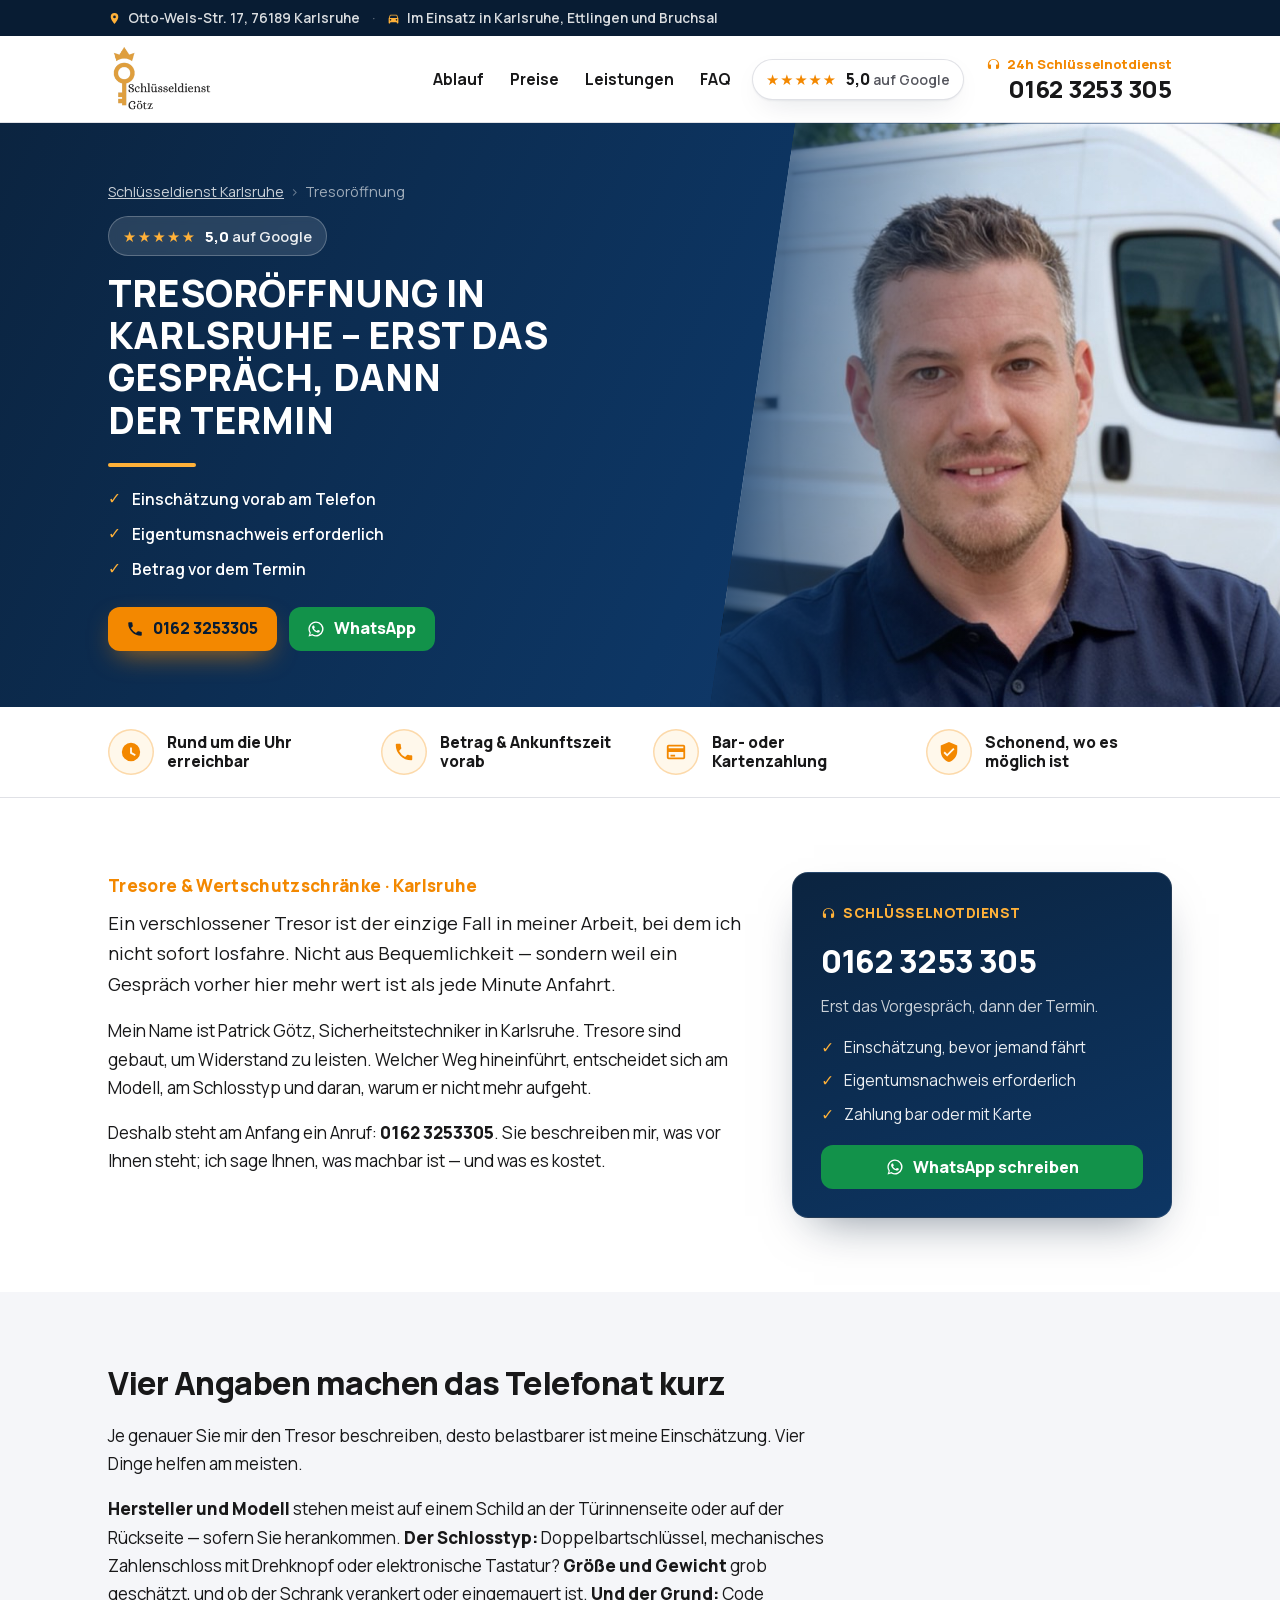
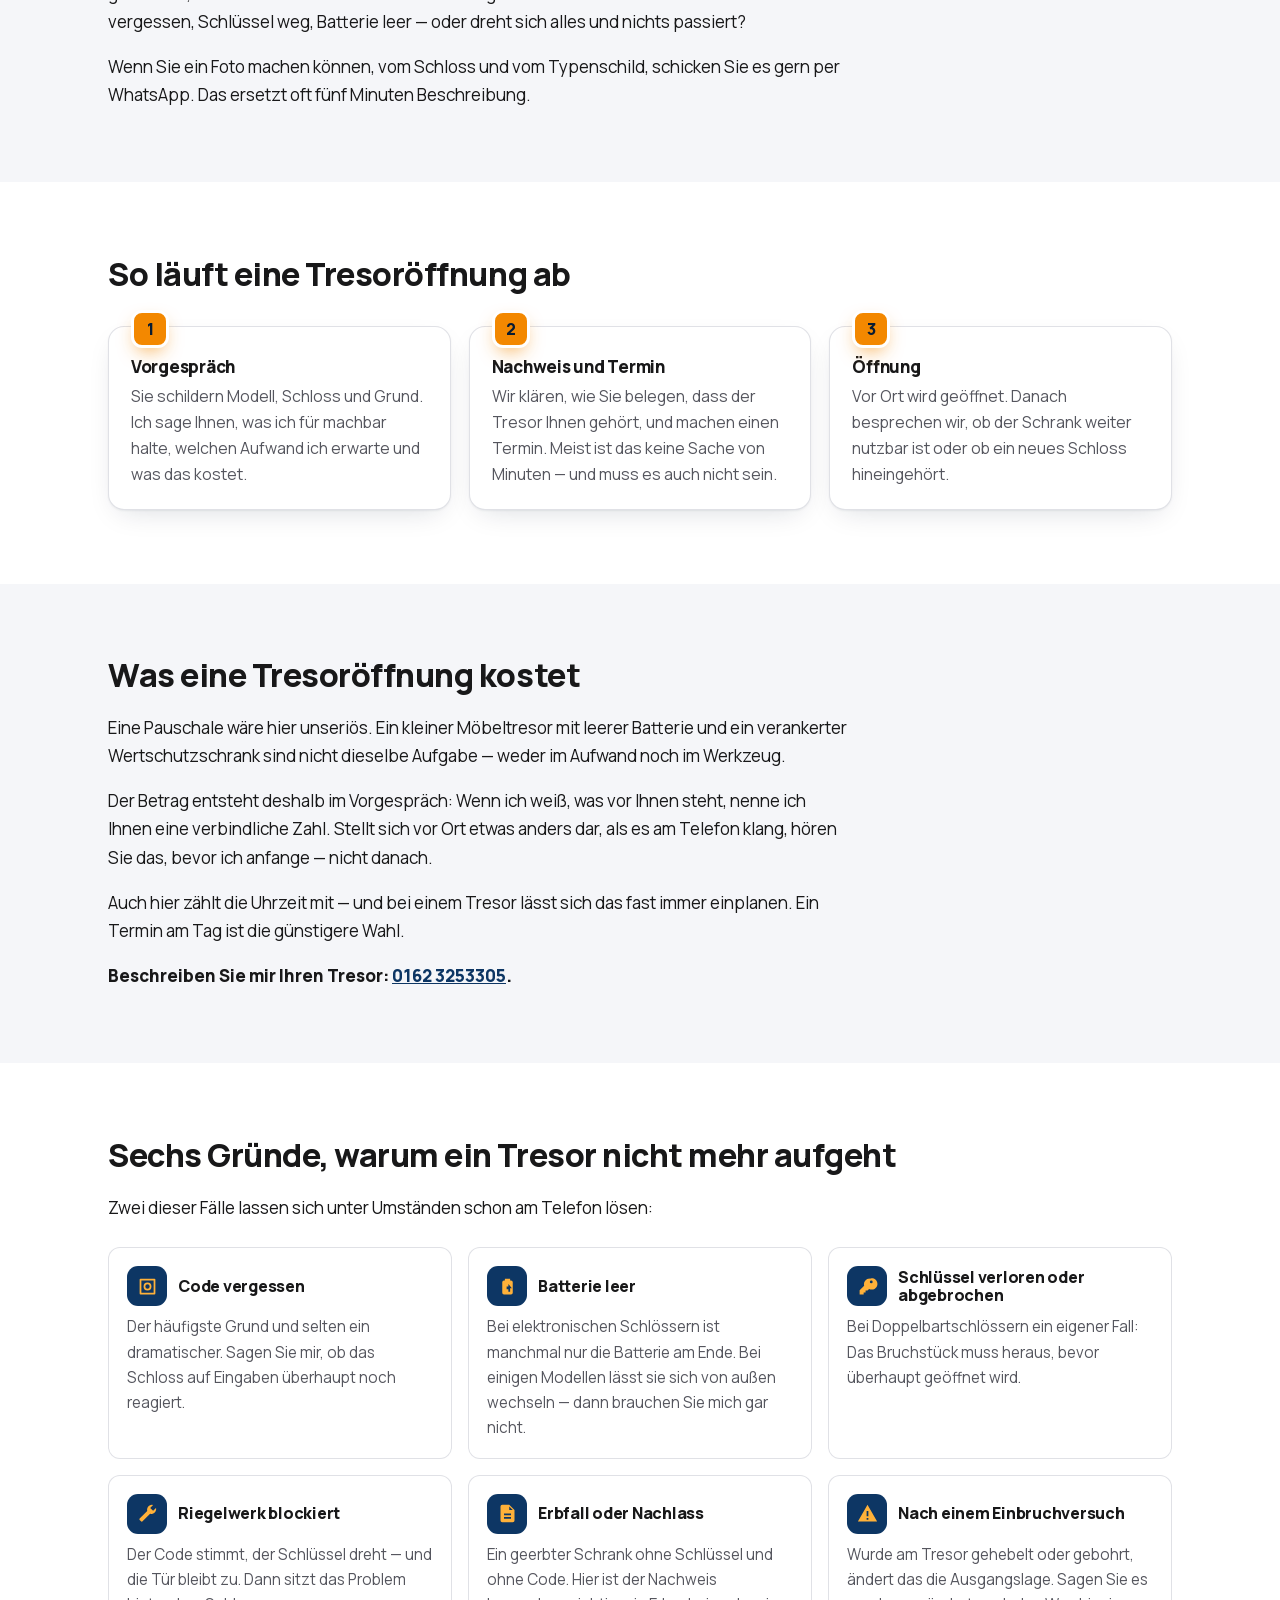
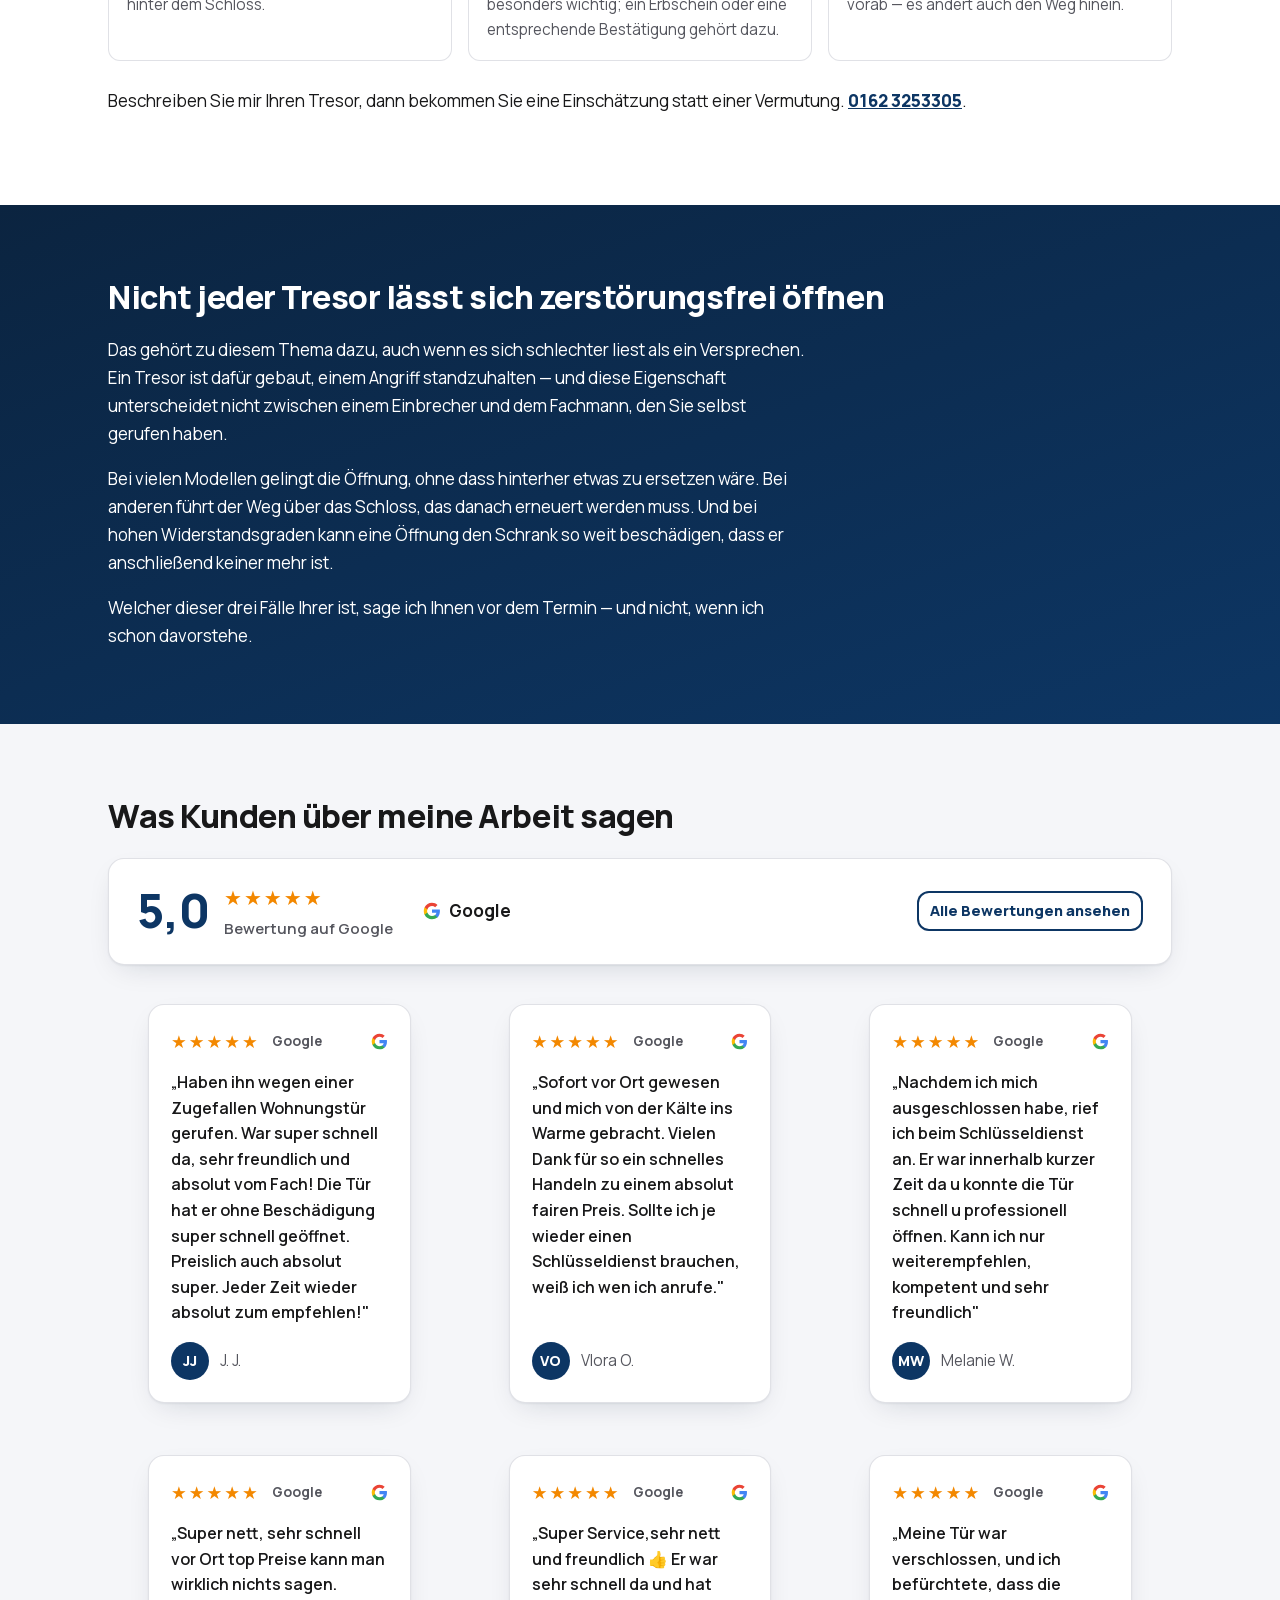
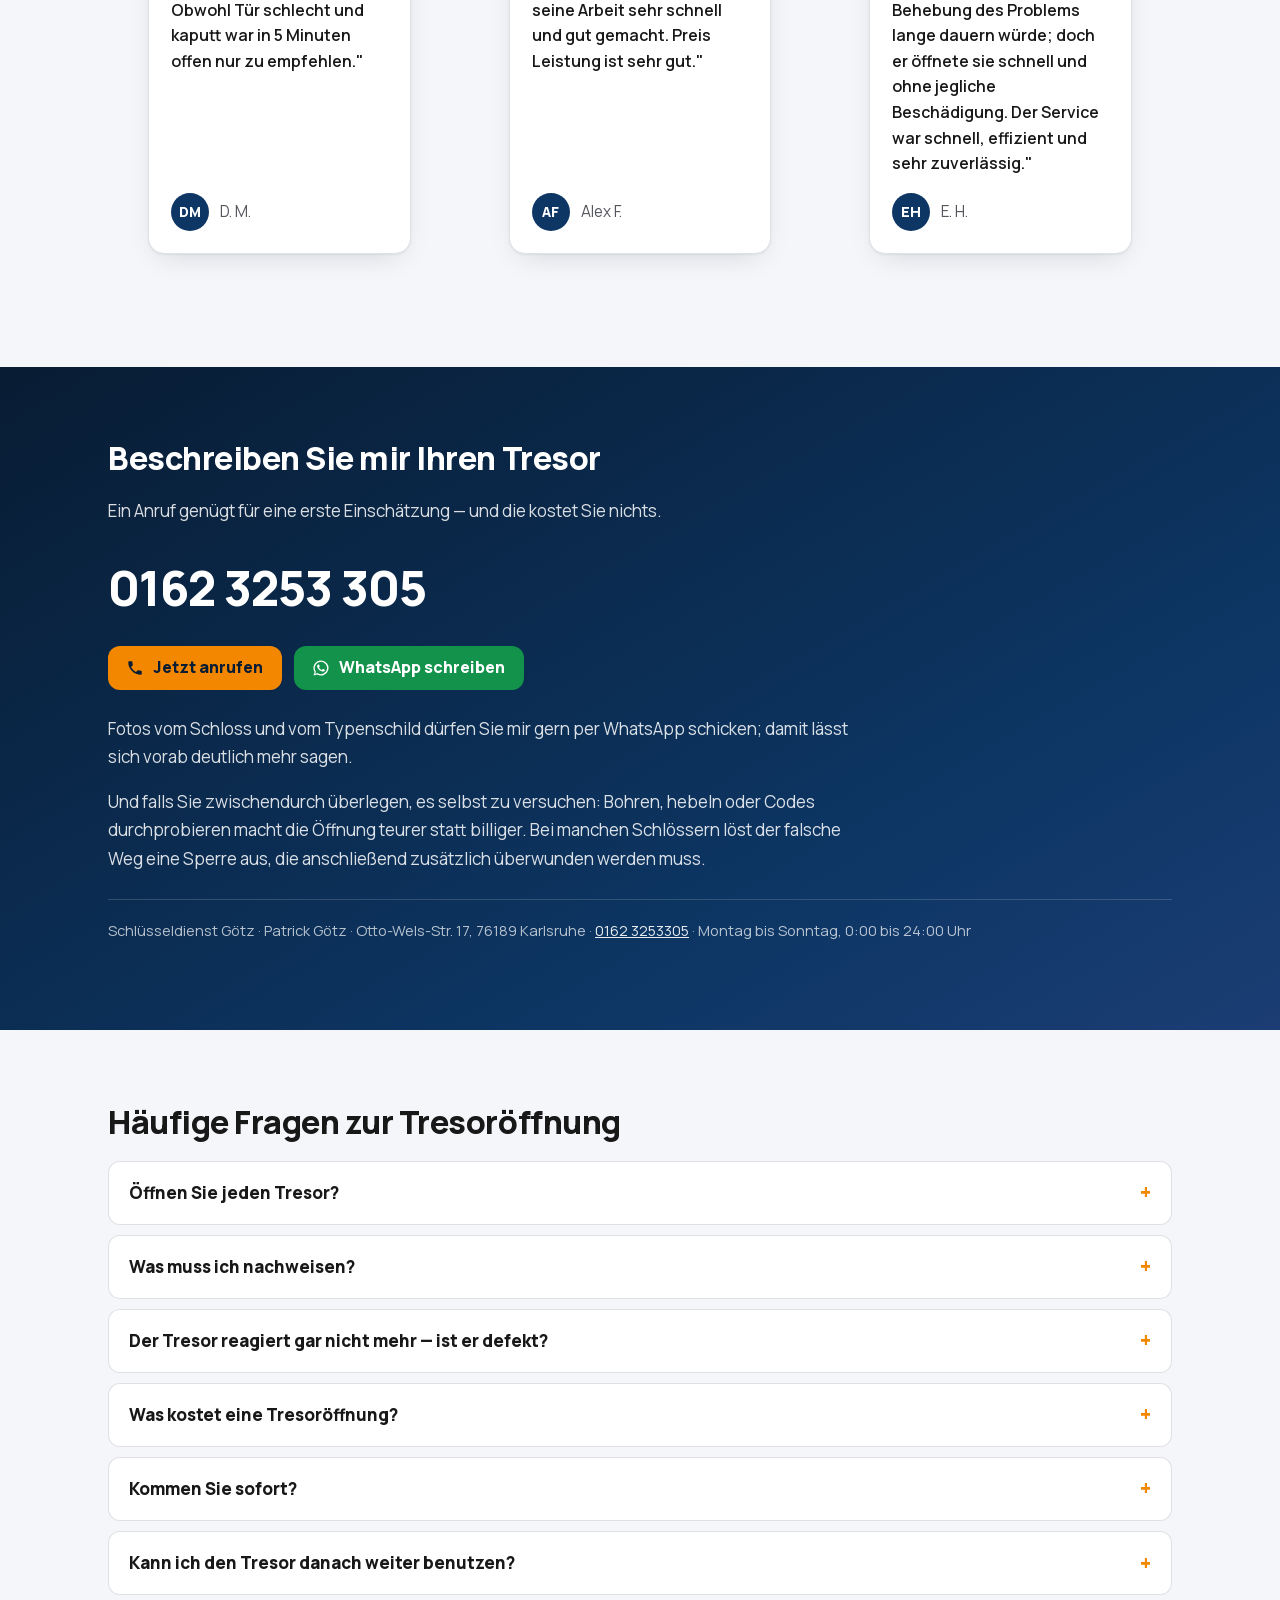
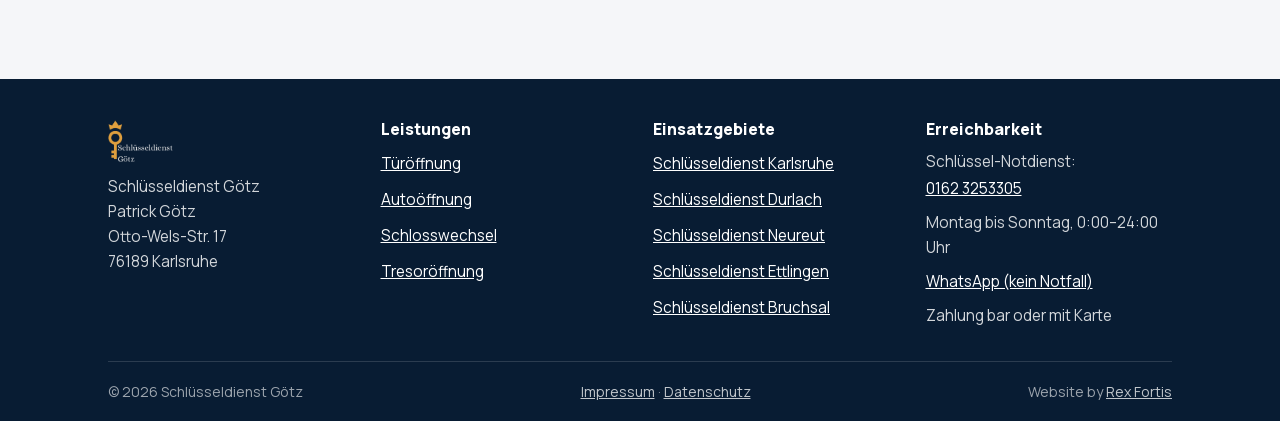
<file: services/tresoroeffnung/index.html>
<!DOCTYPE html>
<html lang="de">
<head>
<meta charset="utf-8">
<meta name="viewport" content="width=device-width, initial-scale=1">
<meta name="robots" content="noindex,nofollow">
<title>Tresoröffnung Karlsruhe – Safe öffnen mit Nachweis</title>
<meta name="description" content="Tresor zu, Code vergessen? Safe-Öffnung in Karlsruhe nach Vorgespräch und Eigentumsnachweis. Einschätzung am Telefon: 0162 3253305.">
<link rel="canonical" href="https://cesurd.github.io/schluesseldienst-goetz/services/tresoroeffnung/">
<meta name="theme-color" content="#0b2440">
<link rel="icon" href="../../assets/img/favicon-48.png?v=155942" sizes="48x48" type="image/png">
<link rel="icon" href="../../assets/img/favicon-96.png?v=155942" sizes="96x96" type="image/png">
<link rel="icon" href="../../assets/img/favicon-192.png?v=155942" sizes="192x192" type="image/png">
<link rel="apple-touch-icon" href="../../assets/img/favicon-180.png?v=103849">
<link rel="preload" href="../../assets/fonts/manrope-var.woff2" as="font" type="font/woff2" crossorigin>
<link rel="stylesheet" href="../../assets/css/styles.css?v=114152">
<meta property="og:locale" content="de_DE">
<meta property="og:type" content="website">
<meta property="og:site_name" content="Schlüsseldienst Götz">
<meta property="og:title" content="Tresoröffnung Karlsruhe – Safe öffnen mit Nachweis">
<meta property="og:description" content="Tresor zu, Code vergessen? Safe-Öffnung in Karlsruhe nach Vorgespräch und Eigentumsnachweis. Einschätzung am Telefon: 0162 3253305.">
<meta property="og:url" content="https://cesurd.github.io/schluesseldienst-goetz/services/tresoroeffnung/">
<meta property="og:image" content="https://cesurd.github.io/schluesseldienst-goetz/assets/img/og-image.jpg">
<meta property="og:image:width" content="1200">
<meta property="og:image:height" content="630">
<meta property="og:image:alt" content="Schlüsseldienst Götz – 24h Türöffnung">
<meta name="twitter:card" content="summary_large_image">
<script type="application/ld+json">
{
  "@context": "https://schema.org",
  "@type": "Service",
  "serviceType": "Tresoröffnung",
  "name": "Tresoröffnung Karlsruhe",
  "url": "https://cesurd.github.io/schluesseldienst-goetz/services/tresoroeffnung/",
  "provider": {
    "@type": "Locksmith",
    "@id": "https://cesurd.github.io/schluesseldienst-goetz/#business",
    "name": "Schlüsseldienst Götz",
    "url": "https://cesurd.github.io/schluesseldienst-goetz/",
    "telephone": "+491623253305",
    "founder": {
      "@type": "Person",
      "name": "Patrick Götz"
    },
    "address": {
      "@type": "PostalAddress",
      "streetAddress": "Otto-Wels-Str. 17",
      "postalCode": "76189",
      "addressLocality": "Karlsruhe",
      "addressCountry": "DE"
    },
    "openingHoursSpecification": [
      {
        "@type": "OpeningHoursSpecification",
        "dayOfWeek": [
          "Monday",
          "Tuesday",
          "Wednesday",
          "Thursday",
          "Friday",
          "Saturday",
          "Sunday"
        ],
        "opens": "00:00",
        "closes": "23:59"
      }
    ]
  },
  "areaServed": [
    {
      "@type": "Place",
      "name": "Karlsruhe"
    },
    {
      "@type": "Place",
      "name": "Ettlingen"
    },
    {
      "@type": "Place",
      "name": "Bruchsal"
    }
  ],
  "availableChannel": {
    "@type": "ServiceChannel",
    "servicePhone": {
      "@type": "ContactPoint",
      "telephone": "+491623253305",
      "contactType": "Notdienst"
    }
  }
}
</script>
<script type="application/ld+json">
{
  "@context": "https://schema.org",
  "@type": "BreadcrumbList",
  "itemListElement": [
    {
      "@type": "ListItem",
      "position": 1,
      "name": "Schlüsseldienst Karlsruhe",
      "item": "https://cesurd.github.io/schluesseldienst-goetz/"
    },
    {
      "@type": "ListItem",
      "position": 2,
      "name": "Tresoröffnung",
      "item": "https://cesurd.github.io/schluesseldienst-goetz/services/tresoroeffnung/"
    }
  ]
}
</script>
<script type="application/ld+json">
{
  "@context": "https://schema.org",
  "@type": "FAQPage",
  "mainEntity": [
    {
      "@type": "Question",
      "name": "Öffnen Sie jeden Tresor?",
      "acceptedAnswer": {
        "@type": "Answer",
        "text": "Nein, und ich sage Ihnen vorher, wenn Ihrer dazugehört. Bei vielen Modellen gelingt die Öffnung ohne bleibenden Schaden, bei anderen muss das Schloss danach ersetzt werden. Was für Ihren gilt, klärt das Vorgespräch."
      }
    },
    {
      "@type": "Question",
      "name": "Was muss ich nachweisen?",
      "acceptedAnswer": {
        "@type": "Answer",
        "text": "Dass der Tresor Ihnen gehört oder dass Sie darüber verfügen dürfen. Kaufbeleg, Unterlagen des Herstellers, bei geerbten Schränken ein Erbschein oder eine entsprechende Bestätigung. Ohne diesen Nachweis öffne ich nicht."
      }
    },
    {
      "@type": "Question",
      "name": "Der Tresor reagiert gar nicht mehr — ist er defekt?",
      "acceptedAnswer": {
        "@type": "Answer",
        "text": "Nicht unbedingt. Bei elektronischen Schlössern ist ein totes Tastenfeld oft nur eine leere Batterie, und bei manchen Modellen lässt sie sich von außen tauschen. Das prüfen wir am Telefon, bevor jemand losfährt."
      }
    },
    {
      "@type": "Question",
      "name": "Was kostet eine Tresoröffnung?",
      "acceptedAnswer": {
        "@type": "Answer",
        "text": "Das hängt vom Modell und vom Grund ab; eine Pauschale gäbe hier ein falsches Bild. Ihren Betrag bekommen Sie im Vorgespräch, bevor ein Termin steht — verbindlich und für die vereinbarte Uhrzeit."
      }
    },
    {
      "@type": "Question",
      "name": "Kommen Sie sofort?",
      "acceptedAnswer": {
        "@type": "Answer",
        "text": "Beim Tresor in aller Regel nicht, und das ist Absicht: Ohne zu wissen, was mich erwartet, stünde ich unter Umständen ohne das passende Werkzeug davor. Deshalb erst das Gespräch, dann der Termin — der kann durchaus noch am selben Tag liegen."
      }
    },
    {
      "@type": "Question",
      "name": "Kann ich den Tresor danach weiter benutzen?",
      "acceptedAnswer": {
        "@type": "Answer",
        "text": "Oft ja. Ob das Schloss ersetzt werden muss, sehen wir nach der Öffnung gemeinsam. Ich sage Ihnen, was ich davon halte, und Sie entscheiden."
      }
    }
  ]
}
</script>
</head>
<body>
<a class="skip" href="#main">Zum Inhalt springen</a>

<div class="topbar">
  <div class="wrap">
    <span class="tb-item">
      <svg width="13" height="13" viewBox="0 0 24 24" fill="currentColor" aria-hidden="true"><path d="M12 2a7 7 0 0 0-7 7c0 5.25 7 13 7 13s7-7.75 7-13a7 7 0 0 0-7-7Zm0 9.5A2.5 2.5 0 1 1 14.5 9 2.5 2.5 0 0 1 12 11.5Z"/></svg>
      Otto-Wels-Str. 17, 76189 Karlsruhe
    </span>
    <span class="tb-sep" aria-hidden="true">·</span>
    <span class="tb-item tb-area">
      <svg width="13" height="13" viewBox="0 0 24 24" fill="currentColor" aria-hidden="true"><path d="M18.9 6c-.2-.6-.8-1-1.4-1h-11c-.7 0-1.2.4-1.4 1L3 12v8a1 1 0 0 0 1 1h1a1 1 0 0 0 1-1v-1h12v1a1 1 0 0 0 1 1h1a1 1 0 0 0 1-1v-8l-2.1-6ZM6.5 16A1.5 1.5 0 1 1 8 14.5 1.5 1.5 0 0 1 6.5 16Zm11 0a1.5 1.5 0 1 1 1.5-1.5 1.5 1.5 0 0 1-1.5 1.5ZM5 11l1.5-4.5h11L19 11Z"/></svg>
      Im Einsatz in Karlsruhe, Ettlingen und Bruchsal
    </span>
  </div>
</div>
<header class="header">
  <div class="wrap header__in">
    <a class="header__logo" href="../../" aria-label="Schlüsseldienst Götz – Startseite">
      <img src="../../assets/img/logo-dunkel.png" alt="Schlüsseldienst Götz" width="252" height="97">
    </a>
    <input class="mnav__toggle" type="checkbox" id="mnav-toggle" aria-label="Menü öffnen und schließen">
    <label class="mnav__btn" for="mnav-toggle">
      <svg class="ic-burger" width="22" height="22" viewBox="0 0 24 24" fill="none" stroke="currentColor" stroke-width="2.2" stroke-linecap="round" aria-hidden="true"><path d="M4 7h16M4 12h16M4 17h16"/></svg>
      <svg class="ic-x" width="22" height="22" viewBox="0 0 24 24" fill="none" stroke="currentColor" stroke-width="2.2" stroke-linecap="round" aria-hidden="true"><path d="M6 6l12 12M18 6L6 18"/></svg>
    </label>
    <nav class="header__nav" aria-label="Hauptnavigation">
      <a href="#ablauf">Ablauf</a>
      <a href="#preise">Preise</a>
      <a href="../../#leistungen">Leistungen</a>
      <a href="#faq">FAQ</a>
    </nav>
    <a class="header__rating" href="https://www.google.com/maps?cid=4813255652723528728"
       target="_blank" rel="noopener nofollow" aria-label="Bewertung 5,0 von 5 auf Google – Rezensionen ansehen">
      <span class="hr-stars" aria-hidden="true">★★★★★</span>
      <span class="hr-text"><b>5,0</b> auf Google</span>
    </a>
    <div class="header__call">
      <span class="hc-label">
        <svg width="15" height="15" viewBox="0 0 24 24" fill="currentColor" aria-hidden="true"><path d="M12 3a9 9 0 0 0-9 9v4a3 3 0 0 0 3 3h1a1 1 0 0 0 1-1v-5a1 1 0 0 0-1-1H5v-.5a7 7 0 0 1 14 0v.5h-2a1 1 0 0 0-1 1v5a1 1 0 0 0 1 1h1a3 3 0 0 0 3-3v-4a9 9 0 0 0-9-9Z"/></svg>
        24h Schlüsselnotdienst
      </span>
      <a class="hc-num" href="tel:+491623253305">0162 3253 305</a>
    </div>
  </div>
</header>

<main id="main">

  <section class="hero hero--split">
   <div class="wrap hero__grid">
    <div class="hero__body">
      <nav class="crumbs crumbs--hero" aria-label="Brotkrumen">
        <a href="../../">Schlüsseldienst Karlsruhe</a><span class="sep">›</span><span>Tresoröffnung</span>
      </nav>
      <p class="hero__rating">
        <span class="hr-stars" aria-hidden="true">★★★★★</span>
        <span><b>5,0</b> auf Google</span>
      </p>
      <h1>Tresoröffnung in Karlsruhe – erst das Gespräch, dann der&nbsp;Termin</h1>
      <div class="hero__bar" aria-hidden="true"></div>
      <ul class="hero__punch">
        <li><span class="tick">✓</span> Einschätzung vorab am Telefon</li>
        <li><span class="tick">✓</span> Eigentumsnachweis erforderlich</li>
        <li><span class="tick">✓</span> Betrag vor dem Termin</li>
      </ul>
      <div class="cta-row">
        <a class="btn btn--call" href="tel:+491623253305"><svg width="18" height="18" viewBox="0 0 24 24" fill="currentColor" aria-hidden="true"><path d="M6.62 10.79a15.05 15.05 0 0 0 6.59 6.59l2.2-2.2a1 1 0 0 1 1.02-.24 11.36 11.36 0 0 0 3.57.57 1 1 0 0 1 1 1V20a1 1 0 0 1-1 1A17 17 0 0 1 3 4a1 1 0 0 1 1-1h3.5a1 1 0 0 1 1 1 11.36 11.36 0 0 0 .57 3.57 1 1 0 0 1-.25 1.02Z"/></svg>
          0162 3253305
        </a>
        <a class="btn btn--wa" href="https://wa.me/491623253305" rel="noopener"><svg width="18" height="18" viewBox="0 0 24 24" fill="currentColor" aria-hidden="true"><path d="M12 2a10 10 0 0 0-8.5 15.3L2 22l4.9-1.4A10 10 0 1 0 12 2Zm0 18.2c-1.6 0-3.1-.4-4.4-1.2l-.3-.2-2.9.8.8-2.8-.2-.3A8.2 8.2 0 1 1 12 20.2Zm4.6-6.1c-.3-.1-1.5-.7-1.7-.8-.2-.1-.4-.1-.6.1-.2.3-.7.8-.8 1-.1.2-.3.2-.6.1a6.8 6.8 0 0 1-2-1.2 7.5 7.5 0 0 1-1.4-1.7c-.1-.3 0-.4.1-.6l.4-.5c.1-.2.2-.3.3-.5v-.5c-.1-.1-.6-1.4-.8-1.9-.2-.5-.4-.4-.6-.4h-.5c-.2 0-.5.1-.7.3-.2.3-.9.9-.9 2.1s.9 2.4 1 2.6c.1.2 1.8 2.8 4.3 3.9.6.3 1.1.4 1.5.6.6.2 1.2.2 1.6.1.5-.1 1.5-.6 1.7-1.2.2-.6.2-1.1.2-1.2-.1-.1-.3-.2-.5-.3Z"/></svg>
          WhatsApp
        </a>
      </div>
    </div>
    <figure class="hero__photo">
      <img src="../../assets/img/patrick-goetz-1600.jpg"
           srcset="../../assets/img/patrick-goetz-960.jpg 960w, ../../assets/img/patrick-goetz-1600.jpg 1600w"
           sizes="(max-width: 760px) 100vw, 46vw"
           width="1600" height="1197" fetchpriority="high"
           alt="Patrick Götz vor seinem Einsatzfahrzeug">
    </figure>
   </div>
  </section>

  <div class="badge-strip">
    <div class="wrap">
      <div class="bs-item"><span class="bs-ico"><svg width="22" height="22" viewBox="0 0 24 24" fill="currentColor" aria-hidden="true"><path d="M12 2a10 10 0 1 0 10 10A10 10 0 0 0 12 2Zm4.2 14.4L11 13.7V7h2v5.3l4.2 2.5Z"/></svg></span>Rund um die Uhr erreichbar</div>
      <div class="bs-item"><span class="bs-ico"><svg width="22" height="22" viewBox="0 0 24 24" fill="currentColor" aria-hidden="true"><path d="M6.62 10.79a15.05 15.05 0 0 0 6.59 6.59l2.2-2.2a1 1 0 0 1 1.02-.24 11.36 11.36 0 0 0 3.57.57 1 1 0 0 1 1 1V20a1 1 0 0 1-1 1A17 17 0 0 1 3 4a1 1 0 0 1 1-1h3.5a1 1 0 0 1 1 1 11.36 11.36 0 0 0 .57 3.57 1 1 0 0 1-.25 1.02Z"/></svg></span>Betrag &amp; Ankunftszeit vorab</div>
      <div class="bs-item"><span class="bs-ico"><svg width="22" height="22" viewBox="0 0 24 24" fill="currentColor" aria-hidden="true"><path d="M20 4H4a2 2 0 0 0-2 2v12a2 2 0 0 0 2 2h16a2 2 0 0 0 2-2V6a2 2 0 0 0-2-2Zm0 4H4V6h16Zm0 10H4v-6h16Z"/><path d="M6 15h5v2H6z"/></svg></span>Bar- oder Kartenzahlung</div>
      <div class="bs-item"><span class="bs-ico"><svg width="22" height="22" viewBox="0 0 24 24" fill="currentColor" aria-hidden="true"><path d="M12 1 3 5v6c0 5.55 3.84 10.74 9 12 5.16-1.26 9-6.45 9-12V5Zm-2 16-4-4 1.41-1.41L10 14.17l6.59-6.59L18 9Z"/></svg></span>Schonend, wo es möglich ist</div>
    </div>
  </div>

  <section class="section intro">
    <div class="wrap intro__in">
      <div>
        <p class="intro__eyebrow">Tresore & Wertschutzschränke · Karlsruhe</p>
        <p class="lead">Ein verschlossener Tresor ist der einzige Fall in meiner Arbeit, bei dem ich nicht sofort losfahre. Nicht aus Bequemlichkeit — sondern weil ein Gespräch vorher hier mehr wert ist als jede Minute Anfahrt.</p>
        <p>Mein Name ist Patrick Götz, Sicherheitstechniker in Karlsruhe. Tresore sind gebaut, um Widerstand zu leisten. Welcher Weg hineinführt, entscheidet sich am Modell, am Schlosstyp und daran, warum er nicht mehr aufgeht.</p>
        <p>Deshalb steht am Anfang ein Anruf: <strong>0162&nbsp;3253305</strong>. Sie beschreiben mir, was vor Ihnen steht; ich sage Ihnen, was machbar ist — und was es kostet.</p>
      </div>
      <aside class="callcard" aria-label="Direktkontakt">
        <span class="cc-eyebrow">
          <svg width="15" height="15" viewBox="0 0 24 24" fill="currentColor" aria-hidden="true"><path d="M12 3a9 9 0 0 0-9 9v4a3 3 0 0 0 3 3h1a1 1 0 0 0 1-1v-5a1 1 0 0 0-1-1H5v-.5a7 7 0 0 1 14 0v.5h-2a1 1 0 0 0-1 1v5a1 1 0 0 0 1 1h1a3 3 0 0 0 3-3v-4a9 9 0 0 0-9-9Z"/></svg>
          Schlüsselnotdienst
        </span>
        <a class="cc-num" href="tel:+491623253305">0162 3253 305</a>
        <p class="cc-sub">Erst das Vorgespräch, dann der Termin.</p>
        <ul class="cc-facts">
          <li><span class="tick">✓</span> Einschätzung, bevor jemand fährt</li>
          <li><span class="tick">✓</span> Eigentumsnachweis erforderlich</li>
          <li><span class="tick">✓</span> Zahlung bar oder mit Karte</li>
        </ul>
        <a class="btn btn--wa" href="https://wa.me/491623253305" rel="noopener"><svg width="18" height="18" viewBox="0 0 24 24" fill="currentColor" aria-hidden="true"><path d="M12 2a10 10 0 0 0-8.5 15.3L2 22l4.9-1.4A10 10 0 1 0 12 2Zm0 18.2c-1.6 0-3.1-.4-4.4-1.2l-.3-.2-2.9.8.8-2.8-.2-.3A8.2 8.2 0 1 1 12 20.2Zm4.6-6.1c-.3-.1-1.5-.7-1.7-.8-.2-.1-.4-.1-.6.1-.2.3-.7.8-.8 1-.1.2-.3.2-.6.1a6.8 6.8 0 0 1-2-1.2 7.5 7.5 0 0 1-1.4-1.7c-.1-.3 0-.4.1-.6l.4-.5c.1-.2.2-.3.3-.5v-.5c-.1-.1-.6-1.4-.8-1.9-.2-.5-.4-.4-.6-.4h-.5c-.2 0-.5.1-.7.3-.2.3-.9.9-.9 2.1s.9 2.4 1 2.6c.1.2 1.8 2.8 4.3 3.9.6.3 1.1.4 1.5.6.6.2 1.2.2 1.6.1.5-.1 1.5-.6 1.7-1.2.2-.6.2-1.1.2-1.2-.1-.1-.3-.2-.5-.3Z"/></svg>
          WhatsApp schreiben
        </a>
      </aside>
    </div>
  </section>
  <section class="section section--soft">
    <div class="wrap">
      <h2>Vier Angaben machen das Telefonat kurz</h2>
      <div class="prose">
          <p>Je genauer Sie mir den Tresor beschreiben, desto belastbarer ist meine Einschätzung. Vier Dinge helfen am meisten.</p>
          <p><strong>Hersteller und Modell</strong> stehen meist auf einem Schild an der Türinnenseite oder auf der Rückseite — sofern Sie herankommen. <strong>Der Schlosstyp:</strong> Doppelbartschlüssel, mechanisches Zahlenschloss mit Drehknopf oder elektronische Tastatur? <strong>Größe und Gewicht</strong> grob geschätzt, und ob der Schrank verankert oder eingemauert ist. <strong>Und der Grund:</strong> Code vergessen, Schlüssel weg, Batterie leer — oder dreht sich alles und nichts passiert?</p>
          <p>Wenn Sie ein Foto machen können, vom Schloss und vom Typenschild, schicken Sie es gern per WhatsApp. Das ersetzt oft fünf Minuten Beschreibung.</p>
      </div>
    </div>
  </section>
  <section class="section anchor-target" id="ablauf">
    <div class="wrap">
      <h2>So läuft eine Tresoröffnung ab</h2>
      <div class="flow" style="margin-top:2rem;">
        <article class="flowstep">
          <span class="flowstep__no" aria-hidden="true">1</span>
          <h3>Vorgespräch</h3>
          <p>Sie schildern Modell, Schloss und Grund. Ich sage Ihnen, was ich für machbar halte, welchen Aufwand ich erwarte und was das kostet.</p>
        </article>
        <article class="flowstep">
          <span class="flowstep__no" aria-hidden="true">2</span>
          <h3>Nachweis und Termin</h3>
          <p>Wir klären, wie Sie belegen, dass der Tresor Ihnen gehört, und machen einen Termin. Meist ist das keine Sache von Minuten — und muss es auch nicht sein.</p>
        </article>
        <article class="flowstep">
          <span class="flowstep__no" aria-hidden="true">3</span>
          <h3>Öffnung</h3>
          <p>Vor Ort wird geöffnet. Danach besprechen wir, ob der Schrank weiter nutzbar ist oder ob ein neues Schloss hineingehört.</p>
        </article>
      </div>
    </div>
  </section>
  <section class="section section--soft anchor-target" id="preise">
    <div class="wrap">
      <h2>Was eine Tresoröffnung kostet</h2>
      <div class="prose">
        <p>Eine Pauschale wäre hier unseriös. Ein kleiner Möbeltresor mit leerer Batterie und ein verankerter Wertschutzschrank sind nicht dieselbe Aufgabe — weder im Aufwand noch im Werkzeug.</p>
        <p>Der Betrag entsteht deshalb im Vorgespräch: Wenn ich weiß, was vor Ihnen steht, nenne ich Ihnen eine verbindliche Zahl. Stellt sich vor Ort etwas anders dar, als es am Telefon klang, hören Sie das, bevor ich anfange — nicht danach.</p>
        <p>Auch hier zählt die Uhrzeit mit — und bei einem Tresor lässt sich das fast immer einplanen. Ein Termin am Tag ist die günstigere Wahl.</p>
        <p><strong>Beschreiben Sie mir Ihren Tresor: <a href="tel:+491623253305">0162 3253305</a>.</strong></p>
      </div>
    </div>
  </section>
  <section class="section anchor-target" id="leistungen">
    <div class="wrap">
      <h2>Sechs Gründe, warum ein Tresor nicht mehr aufgeht</h2>
      <p class="prose">Zwei dieser Fälle lassen sich unter Umständen schon am Telefon lösen:</p>
      <div class="svcgrid" style="margin-block:1.6rem;">
        <article class="svcitem">
          <div class="svcitem__top">
            <span class="svcitem__ico" aria-hidden="true"><svg width="21" height="21" viewBox="0 0 24 24" fill="currentColor" aria-hidden="true"><path d="M4 3h16a1 1 0 0 1 1 1v16a1 1 0 0 1-1 1H4a1 1 0 0 1-1-1V4a1 1 0 0 1 1-1Zm1 2v14h14V5Zm7 2.5A4.5 4.5 0 1 1 7.5 12 4.5 4.5 0 0 1 12 7.5Zm0 2A2.5 2.5 0 1 0 14.5 12 2.5 2.5 0 0 0 12 9.5Z"/></svg></span>
            <h3>Code vergessen</h3>
          </div>
          <p>Der häufigste Grund und selten ein dramatischer. Sagen Sie mir, ob das Schloss auf Eingaben überhaupt noch reagiert.</p>
        </article>
        <article class="svcitem">
          <div class="svcitem__top">
            <span class="svcitem__ico" aria-hidden="true"><svg width="21" height="21" viewBox="0 0 24 24" fill="currentColor" aria-hidden="true"><path d="M16 5h-1V3H9v2H8a2 2 0 0 0-2 2v12a2 2 0 0 0 2 2h8a2 2 0 0 0 2-2V7a2 2 0 0 0-2-2Zm-3 13v-3h-2v-3h2V9l4 5h-2v4Z"/></svg></span>
            <h3>Batterie leer</h3>
          </div>
          <p>Bei elektronischen Schlössern ist manchmal nur die Batterie am Ende. Bei einigen Modellen lässt sie sich von außen wechseln — dann brauchen Sie mich gar nicht.</p>
        </article>
        <article class="svcitem">
          <div class="svcitem__top">
            <span class="svcitem__ico" aria-hidden="true"><svg width="21" height="21" viewBox="0 0 24 24" fill="currentColor" aria-hidden="true"><path d="M14.5 3a6.5 6.5 0 0 0-6.3 8.2L3 16.4V21h4.6v-2.2h2.2v-2.2H12l1.8-1.8A6.5 6.5 0 1 0 14.5 3Zm1.8 5.4a1.6 1.6 0 1 1 1.6-1.6 1.6 1.6 0 0 1-1.6 1.6Z"/></svg></span>
            <h3>Schlüssel verloren oder abgebrochen</h3>
          </div>
          <p>Bei Doppelbartschlössern ein eigener Fall: Das Bruchstück muss heraus, bevor überhaupt geöffnet wird.</p>
        </article>
        <article class="svcitem">
          <div class="svcitem__top">
            <span class="svcitem__ico" aria-hidden="true"><svg width="21" height="21" viewBox="0 0 24 24" fill="currentColor" aria-hidden="true"><path d="M21.7 5.6 18.4 8.9 15.1 5.6l3.3-3.3a5.5 5.5 0 0 0-6.7 6.7L3.3 17.4a1.6 1.6 0 0 0 0 2.3l1 1a1.6 1.6 0 0 0 2.3 0L15 12.3a5.5 5.5 0 0 0 6.7-6.7Z"/></svg></span>
            <h3>Riegelwerk blockiert</h3>
          </div>
          <p>Der Code stimmt, der Schlüssel dreht — und die Tür bleibt zu. Dann sitzt das Problem hinter dem Schloss.</p>
        </article>
        <article class="svcitem">
          <div class="svcitem__top">
            <span class="svcitem__ico" aria-hidden="true"><svg width="21" height="21" viewBox="0 0 24 24" fill="currentColor" aria-hidden="true"><path d="M14 2H6a2 2 0 0 0-2 2v16a2 2 0 0 0 2 2h12a2 2 0 0 0 2-2V8Zm0 2 4 4h-4ZM8 12h8v2H8Zm0 4h8v2H8Z"/></svg></span>
            <h3>Erbfall oder Nachlass</h3>
          </div>
          <p>Ein geerbter Schrank ohne Schlüssel und ohne Code. Hier ist der Nachweis besonders wichtig; ein Erbschein oder eine entsprechende Bestätigung gehört dazu.</p>
        </article>
        <article class="svcitem">
          <div class="svcitem__top">
            <span class="svcitem__ico" aria-hidden="true"><svg width="21" height="21" viewBox="0 0 24 24" fill="currentColor" aria-hidden="true"><path d="M12 2 1 21h22ZM11 9h2v6h-2Zm0 8h2v2h-2Z"/></svg></span>
            <h3>Nach einem Einbruchversuch</h3>
          </div>
          <p>Wurde am Tresor gehebelt oder gebohrt, ändert das die Ausgangslage. Sagen Sie es vorab — es ändert auch den Weg hinein.</p>
        </article>
      </div>
      <p class="prose"><p>Beschreiben Sie mir Ihren Tresor, dann bekommen Sie eine Einschätzung statt einer Vermutung. <strong><a href="tel:+491623253305">0162 3253305</a></strong>.</p></p>
    </div>
  </section>
  <section class="section section--navy">
    <div class="wrap">
      <h2>Nicht jeder Tresor lässt sich zerstörungsfrei öffnen</h2>
      <div class="prose">
          <p>Das gehört zu diesem Thema dazu, auch wenn es sich schlechter liest als ein Versprechen. Ein Tresor ist dafür gebaut, einem Angriff standzuhalten — und diese Eigenschaft unterscheidet nicht zwischen einem Einbrecher und dem Fachmann, den Sie selbst gerufen haben.</p>
          <p>Bei vielen Modellen gelingt die Öffnung, ohne dass hinterher etwas zu ersetzen wäre. Bei anderen führt der Weg über das Schloss, das danach erneuert werden muss. Und bei hohen Widerstandsgraden kann eine Öffnung den Schrank so weit beschädigen, dass er anschließend keiner mehr ist.</p>
          <p>Welcher dieser drei Fälle Ihrer ist, sage ich Ihnen vor dem Termin — und nicht, wenn ich schon davorstehe.</p>
      </div>
    </div>
  </section>
  <section class="section section--soft">
    <div class="wrap">
      <h2>Was Kunden über meine Arbeit sagen</h2>

      <div class="ratingbar" style="margin-block:1.4rem;">
        <div class="rb-score">
          <span class="rb-val">5,0</span>
          <span>
            <span class="rb-stars" aria-hidden="true">★★★★★</span>
            <span class="rb-meta">Bewertung auf Google</span>
          </span>
        </div>
        <span class="rb-goog"><svg width="18" height="18" viewBox="0 0 48 48" aria-hidden="true"><path fill="#4285F4" d="M45.1 24.5c0-1.6-.1-3.2-.4-4.7H24v9h11.9c-.5 2.8-2.1 5.1-4.4 6.7v5.5h7.1c4.2-3.8 6.5-9.5 6.5-16.5Z"/><path fill="#34A853" d="M24 46c5.9 0 10.9-2 14.6-5.3l-7.1-5.5c-2 1.3-4.5 2.1-7.5 2.1-5.8 0-10.7-3.9-12.4-9.1H4.3v5.7C8 41.3 15.4 46 24 46Z"/><path fill="#FBBC05" d="M11.6 28.2A13.2 13.2 0 0 1 10.9 24c0-1.5.3-2.9.7-4.2v-5.7H4.3A22 22 0 0 0 2 24c0 3.6.9 6.9 2.3 9.9l7.3-5.7Z"/><path fill="#EA4335" d="M24 10.7c3.2 0 6.1 1.1 8.4 3.3l6.3-6.3C34.9 4.1 29.9 2 24 2 15.4 2 8 6.7 4.3 14.1l7.3 5.7c1.7-5.2 6.6-9.1 12.4-9.1Z"/></svg> Google</span>
        <span class="rb-cta">
          <a class="btn btn--ghost btn--sm" href="https://www.google.com/maps?cid=4813255652723528728" target="_blank" rel="noopener nofollow">Alle Bewertungen ansehen</a>
        </span>
      </div>

      <div class="reviewgrid" style="margin-block:1.4rem;">
        <figure class="review">
          <div class="review__head">
            <span class="review__stars" aria-hidden="true">★★★★★</span>
            <span class="review__src">Google</span>
            <svg class="review__g" width="17" height="17" viewBox="0 0 48 48" aria-hidden="true"><path fill="#4285F4" d="M45.1 24.5c0-1.6-.1-3.2-.4-4.7H24v9h11.9c-.5 2.8-2.1 5.1-4.4 6.7v5.5h7.1c4.2-3.8 6.5-9.5 6.5-16.5Z"/><path fill="#34A853" d="M24 46c5.9 0 10.9-2 14.6-5.3l-7.1-5.5c-2 1.3-4.5 2.1-7.5 2.1-5.8 0-10.7-3.9-12.4-9.1H4.3v5.7C8 41.3 15.4 46 24 46Z"/><path fill="#FBBC05" d="M11.6 28.2A13.2 13.2 0 0 1 10.9 24c0-1.5.3-2.9.7-4.2v-5.7H4.3A22 22 0 0 0 2 24c0 3.6.9 6.9 2.3 9.9l7.3-5.7Z"/><path fill="#EA4335" d="M24 10.7c3.2 0 6.1 1.1 8.4 3.3l6.3-6.3C34.9 4.1 29.9 2 24 2 15.4 2 8 6.7 4.3 14.1l7.3 5.7c1.7-5.2 6.6-9.1 12.4-9.1Z"/></svg>
          </div>
          <blockquote>„Haben ihn wegen einer Zugefallen Wohnungstür gerufen. War super schnell da, sehr freundlich und absolut vom Fach! Die Tür hat er ohne Beschädigung super schnell geöffnet. Preislich auch absolut super. Jeder Zeit wieder absolut zum empfehlen!"</blockquote>
          <figcaption><span class="avatar" aria-hidden="true">JJ</span> J. J.</figcaption>
        </figure>
        <figure class="review">
          <div class="review__head">
            <span class="review__stars" aria-hidden="true">★★★★★</span>
            <span class="review__src">Google</span>
            <svg class="review__g" width="17" height="17" viewBox="0 0 48 48" aria-hidden="true"><path fill="#4285F4" d="M45.1 24.5c0-1.6-.1-3.2-.4-4.7H24v9h11.9c-.5 2.8-2.1 5.1-4.4 6.7v5.5h7.1c4.2-3.8 6.5-9.5 6.5-16.5Z"/><path fill="#34A853" d="M24 46c5.9 0 10.9-2 14.6-5.3l-7.1-5.5c-2 1.3-4.5 2.1-7.5 2.1-5.8 0-10.7-3.9-12.4-9.1H4.3v5.7C8 41.3 15.4 46 24 46Z"/><path fill="#FBBC05" d="M11.6 28.2A13.2 13.2 0 0 1 10.9 24c0-1.5.3-2.9.7-4.2v-5.7H4.3A22 22 0 0 0 2 24c0 3.6.9 6.9 2.3 9.9l7.3-5.7Z"/><path fill="#EA4335" d="M24 10.7c3.2 0 6.1 1.1 8.4 3.3l6.3-6.3C34.9 4.1 29.9 2 24 2 15.4 2 8 6.7 4.3 14.1l7.3 5.7c1.7-5.2 6.6-9.1 12.4-9.1Z"/></svg>
          </div>
          <blockquote>„Sofort vor Ort gewesen und mich von der Kälte ins Warme gebracht. Vielen Dank für so ein schnelles Handeln zu einem absolut fairen Preis. Sollte ich je wieder einen Schlüsseldienst brauchen, weiß ich wen ich anrufe."</blockquote>
          <figcaption><span class="avatar" aria-hidden="true">VO</span> Vlora O.</figcaption>
        </figure>
        <figure class="review">
          <div class="review__head">
            <span class="review__stars" aria-hidden="true">★★★★★</span>
            <span class="review__src">Google</span>
            <svg class="review__g" width="17" height="17" viewBox="0 0 48 48" aria-hidden="true"><path fill="#4285F4" d="M45.1 24.5c0-1.6-.1-3.2-.4-4.7H24v9h11.9c-.5 2.8-2.1 5.1-4.4 6.7v5.5h7.1c4.2-3.8 6.5-9.5 6.5-16.5Z"/><path fill="#34A853" d="M24 46c5.9 0 10.9-2 14.6-5.3l-7.1-5.5c-2 1.3-4.5 2.1-7.5 2.1-5.8 0-10.7-3.9-12.4-9.1H4.3v5.7C8 41.3 15.4 46 24 46Z"/><path fill="#FBBC05" d="M11.6 28.2A13.2 13.2 0 0 1 10.9 24c0-1.5.3-2.9.7-4.2v-5.7H4.3A22 22 0 0 0 2 24c0 3.6.9 6.9 2.3 9.9l7.3-5.7Z"/><path fill="#EA4335" d="M24 10.7c3.2 0 6.1 1.1 8.4 3.3l6.3-6.3C34.9 4.1 29.9 2 24 2 15.4 2 8 6.7 4.3 14.1l7.3 5.7c1.7-5.2 6.6-9.1 12.4-9.1Z"/></svg>
          </div>
          <blockquote>„Nachdem ich mich ausgeschlossen habe, rief ich beim Schlüsseldienst an. Er war innerhalb kurzer Zeit da u konnte die Tür schnell u professionell öffnen. Kann ich nur weiterempfehlen, kompetent und sehr freundlich"</blockquote>
          <figcaption><span class="avatar" aria-hidden="true">MW</span> Melanie W.</figcaption>
        </figure>
        <figure class="review">
          <div class="review__head">
            <span class="review__stars" aria-hidden="true">★★★★★</span>
            <span class="review__src">Google</span>
            <svg class="review__g" width="17" height="17" viewBox="0 0 48 48" aria-hidden="true"><path fill="#4285F4" d="M45.1 24.5c0-1.6-.1-3.2-.4-4.7H24v9h11.9c-.5 2.8-2.1 5.1-4.4 6.7v5.5h7.1c4.2-3.8 6.5-9.5 6.5-16.5Z"/><path fill="#34A853" d="M24 46c5.9 0 10.9-2 14.6-5.3l-7.1-5.5c-2 1.3-4.5 2.1-7.5 2.1-5.8 0-10.7-3.9-12.4-9.1H4.3v5.7C8 41.3 15.4 46 24 46Z"/><path fill="#FBBC05" d="M11.6 28.2A13.2 13.2 0 0 1 10.9 24c0-1.5.3-2.9.7-4.2v-5.7H4.3A22 22 0 0 0 2 24c0 3.6.9 6.9 2.3 9.9l7.3-5.7Z"/><path fill="#EA4335" d="M24 10.7c3.2 0 6.1 1.1 8.4 3.3l6.3-6.3C34.9 4.1 29.9 2 24 2 15.4 2 8 6.7 4.3 14.1l7.3 5.7c1.7-5.2 6.6-9.1 12.4-9.1Z"/></svg>
          </div>
          <blockquote>„Super nett, sehr schnell vor Ort top Preise kann man wirklich nichts sagen. Obwohl Tür schlecht und kaputt war in 5 Minuten offen nur zu empfehlen."</blockquote>
          <figcaption><span class="avatar" aria-hidden="true">DM</span> D. M.</figcaption>
        </figure>
        <figure class="review">
          <div class="review__head">
            <span class="review__stars" aria-hidden="true">★★★★★</span>
            <span class="review__src">Google</span>
            <svg class="review__g" width="17" height="17" viewBox="0 0 48 48" aria-hidden="true"><path fill="#4285F4" d="M45.1 24.5c0-1.6-.1-3.2-.4-4.7H24v9h11.9c-.5 2.8-2.1 5.1-4.4 6.7v5.5h7.1c4.2-3.8 6.5-9.5 6.5-16.5Z"/><path fill="#34A853" d="M24 46c5.9 0 10.9-2 14.6-5.3l-7.1-5.5c-2 1.3-4.5 2.1-7.5 2.1-5.8 0-10.7-3.9-12.4-9.1H4.3v5.7C8 41.3 15.4 46 24 46Z"/><path fill="#FBBC05" d="M11.6 28.2A13.2 13.2 0 0 1 10.9 24c0-1.5.3-2.9.7-4.2v-5.7H4.3A22 22 0 0 0 2 24c0 3.6.9 6.9 2.3 9.9l7.3-5.7Z"/><path fill="#EA4335" d="M24 10.7c3.2 0 6.1 1.1 8.4 3.3l6.3-6.3C34.9 4.1 29.9 2 24 2 15.4 2 8 6.7 4.3 14.1l7.3 5.7c1.7-5.2 6.6-9.1 12.4-9.1Z"/></svg>
          </div>
          <blockquote>„Super Service,sehr nett und freundlich 👍 Er war sehr schnell da und hat seine Arbeit sehr schnell und gut gemacht. Preis Leistung ist sehr gut."</blockquote>
          <figcaption><span class="avatar" aria-hidden="true">AF</span> Alex F.</figcaption>
        </figure>
        <figure class="review">
          <div class="review__head">
            <span class="review__stars" aria-hidden="true">★★★★★</span>
            <span class="review__src">Google</span>
            <svg class="review__g" width="17" height="17" viewBox="0 0 48 48" aria-hidden="true"><path fill="#4285F4" d="M45.1 24.5c0-1.6-.1-3.2-.4-4.7H24v9h11.9c-.5 2.8-2.1 5.1-4.4 6.7v5.5h7.1c4.2-3.8 6.5-9.5 6.5-16.5Z"/><path fill="#34A853" d="M24 46c5.9 0 10.9-2 14.6-5.3l-7.1-5.5c-2 1.3-4.5 2.1-7.5 2.1-5.8 0-10.7-3.9-12.4-9.1H4.3v5.7C8 41.3 15.4 46 24 46Z"/><path fill="#FBBC05" d="M11.6 28.2A13.2 13.2 0 0 1 10.9 24c0-1.5.3-2.9.7-4.2v-5.7H4.3A22 22 0 0 0 2 24c0 3.6.9 6.9 2.3 9.9l7.3-5.7Z"/><path fill="#EA4335" d="M24 10.7c3.2 0 6.1 1.1 8.4 3.3l6.3-6.3C34.9 4.1 29.9 2 24 2 15.4 2 8 6.7 4.3 14.1l7.3 5.7c1.7-5.2 6.6-9.1 12.4-9.1Z"/></svg>
          </div>
          <blockquote>„Meine Tür war verschlossen, und ich befürchtete, dass die Behebung des Problems lange dauern würde; doch er öffnete sie schnell und ohne jegliche Beschädigung. Der Service war schnell, effizient und sehr zuverlässig."</blockquote>
          <figcaption><span class="avatar" aria-hidden="true">EH</span> E. H.</figcaption>
        </figure>
      </div>
    </div>
  </section>
  <section class="section endband">
    <div class="wrap">
      <h2>Beschreiben Sie mir Ihren Tresor</h2>
      <p class="prose">Ein Anruf genügt für eine erste Einschätzung — und die kostet Sie nichts.</p>
      <a class="big-num" href="tel:+491623253305">0162 3253 305</a>
      <div class="cta-row">
        <a class="btn btn--call" href="tel:+491623253305"><svg width="18" height="18" viewBox="0 0 24 24" fill="currentColor" aria-hidden="true"><path d="M6.62 10.79a15.05 15.05 0 0 0 6.59 6.59l2.2-2.2a1 1 0 0 1 1.02-.24 11.36 11.36 0 0 0 3.57.57 1 1 0 0 1 1 1V20a1 1 0 0 1-1 1A17 17 0 0 1 3 4a1 1 0 0 1 1-1h3.5a1 1 0 0 1 1 1 11.36 11.36 0 0 0 .57 3.57 1 1 0 0 1-.25 1.02Z"/></svg>
          Jetzt anrufen
        </a>
        <a class="btn btn--wa" href="https://wa.me/491623253305" rel="noopener"><svg width="18" height="18" viewBox="0 0 24 24" fill="currentColor" aria-hidden="true"><path d="M12 2a10 10 0 0 0-8.5 15.3L2 22l4.9-1.4A10 10 0 1 0 12 2Zm0 18.2c-1.6 0-3.1-.4-4.4-1.2l-.3-.2-2.9.8.8-2.8-.2-.3A8.2 8.2 0 1 1 12 20.2Zm4.6-6.1c-.3-.1-1.5-.7-1.7-.8-.2-.1-.4-.1-.6.1-.2.3-.7.8-.8 1-.1.2-.3.2-.6.1a6.8 6.8 0 0 1-2-1.2 7.5 7.5 0 0 1-1.4-1.7c-.1-.3 0-.4.1-.6l.4-.5c.1-.2.2-.3.3-.5v-.5c-.1-.1-.6-1.4-.8-1.9-.2-.5-.4-.4-.6-.4h-.5c-.2 0-.5.1-.7.3-.2.3-.9.9-.9 2.1s.9 2.4 1 2.6c.1.2 1.8 2.8 4.3 3.9.6.3 1.1.4 1.5.6.6.2 1.2.2 1.6.1.5-.1 1.5-.6 1.7-1.2.2-.6.2-1.1.2-1.2-.1-.1-.3-.2-.5-.3Z"/></svg>
          WhatsApp schreiben
        </a>
      </div>
      <div class="prose" style="margin-top:1.6rem;">
        <p>Fotos vom Schloss und vom Typenschild dürfen Sie mir gern per WhatsApp schicken; damit lässt sich vorab deutlich mehr sagen.</p>
        <p>Und falls Sie zwischendurch überlegen, es selbst zu versuchen: Bohren, hebeln oder Codes durchprobieren macht die Öffnung teurer statt billiger. Bei manchen Schlössern löst der falsche Weg eine Sperre aus, die anschließend zusätzlich überwunden werden muss.</p>
      </div>
      <p class="nap">Schlüsseldienst Götz · Patrick Götz · Otto-Wels-Str. 17, 76189 Karlsruhe · <a href="tel:+491623253305">0162 3253305</a> · Montag bis Sonntag, 0:00 bis 24:00 Uhr</p>
    </div>
  </section>
  <section class="section section--soft faq anchor-target" id="faq">
    <div class="wrap">
      <h2>Häufige Fragen zur Tresoröffnung</h2>
      <details>
        <summary>Öffnen Sie jeden Tresor?</summary>
        <div class="faq-a"><p>Nein, und ich sage Ihnen vorher, wenn Ihrer dazugehört. Bei vielen Modellen gelingt die Öffnung ohne bleibenden Schaden, bei anderen muss das Schloss danach ersetzt werden. Was für Ihren gilt, klärt das Vorgespräch.</p></div>
      </details>
      <details>
        <summary>Was muss ich nachweisen?</summary>
        <div class="faq-a"><p>Dass der Tresor Ihnen gehört oder dass Sie darüber verfügen dürfen. Kaufbeleg, Unterlagen des Herstellers, bei geerbten Schränken ein Erbschein oder eine entsprechende Bestätigung. Ohne diesen Nachweis öffne ich nicht.</p></div>
      </details>
      <details>
        <summary>Der Tresor reagiert gar nicht mehr — ist er defekt?</summary>
        <div class="faq-a"><p>Nicht unbedingt. Bei elektronischen Schlössern ist ein totes Tastenfeld oft nur eine leere Batterie, und bei manchen Modellen lässt sie sich von außen tauschen. Das prüfen wir am Telefon, bevor jemand losfährt.</p></div>
      </details>
      <details>
        <summary>Was kostet eine Tresoröffnung?</summary>
        <div class="faq-a"><p>Das hängt vom Modell und vom Grund ab; eine Pauschale gäbe hier ein falsches Bild. Ihren Betrag bekommen Sie im Vorgespräch, bevor ein Termin steht — verbindlich und für die vereinbarte Uhrzeit.</p></div>
      </details>
      <details>
        <summary>Kommen Sie sofort?</summary>
        <div class="faq-a"><p>Beim Tresor in aller Regel nicht, und das ist Absicht: Ohne zu wissen, was mich erwartet, stünde ich unter Umständen ohne das passende Werkzeug davor. Deshalb erst das Gespräch, dann der Termin — der kann durchaus noch am selben Tag liegen.</p></div>
      </details>
      <details>
        <summary>Kann ich den Tresor danach weiter benutzen?</summary>
        <div class="faq-a"><p>Oft ja. Ob das Schloss ersetzt werden muss, sehen wir nach der Öffnung gemeinsam. Ich sage Ihnen, was ich davon halte, und Sie entscheiden.</p></div>
      </details>
    </div>
  </section>
</main>

<footer class="footer">
  <div class="wrap">
    <div class="footer__in">
      <div>
        <div class="footer__logo"><img src="../../assets/img/logo-hell.png" alt="Schlüsseldienst Götz" width="229" height="97" loading="lazy"></div>
        <p>Schlüsseldienst Götz<br>Patrick Götz<br>Otto-Wels-Str. 17<br>76189 Karlsruhe</p>
      </div>
      <div>
        <h3>Leistungen</h3>
        <ul>
          <li><a href="../../services/tueroeffnung/">Türöffnung</a></li>
          <li><a href="../../services/autooeffnung/">Autoöffnung</a></li>
          <li><a href="../../services/schlosswechsel/">Schlosswechsel</a></li>
          <li><a href="../../services/tresoroeffnung/">Tresoröffnung</a></li>
        </ul>
      </div>
      <div>
        <h3>Einsatzgebiete</h3>
        <ul>
          <li><a href="../../">Schlüsseldienst Karlsruhe</a></li>
          <li><a href="../../schluesseldienst-karlsruhe-durlach/">Schlüsseldienst Durlach</a></li>
          <li><a href="../../schluesseldienst-neureut/">Schlüsseldienst Neureut</a></li>
          <li><a href="../../schluesseldienst-ettlingen/">Schlüsseldienst Ettlingen</a></li>
          <li><a href="../../schluesseldienst-bruchsal/">Schlüsseldienst Bruchsal</a></li>
        </ul>
      </div>
      <div>
        <h3>Erreichbarkeit</h3>
        <ul>
          <li>Schlüssel-Notdienst: <a href="tel:+491623253305">0162 3253305</a></li>
          <li>Montag bis Sonntag, 0:00–24:00 Uhr</li>
          <li><a href="https://wa.me/491623253305" rel="noopener">WhatsApp (kein Notfall)</a></li>
          <li>Zahlung bar oder mit Karte</li>
        </ul>
      </div>
    </div>
    <div class="footer__bottom">
      <span>© 2026 Schlüsseldienst Götz</span>
      <span><a href="../../impressum/">Impressum</a> · <a href="../../datenschutz/">Datenschutz</a></span>
      <span>Website by <a href="https://rexfortis.de" rel="noopener">Rex Fortis</a></span>
    </div>
  </div>
</footer>

<nav class="callbar" aria-label="Schnellkontakt">
  <a class="cb-call" href="tel:+491623253305"><svg width="18" height="18" viewBox="0 0 24 24" fill="currentColor" aria-hidden="true"><path d="M6.62 10.79a15.05 15.05 0 0 0 6.59 6.59l2.2-2.2a1 1 0 0 1 1.02-.24 11.36 11.36 0 0 0 3.57.57 1 1 0 0 1 1 1V20a1 1 0 0 1-1 1A17 17 0 0 1 3 4a1 1 0 0 1 1-1h3.5a1 1 0 0 1 1 1 11.36 11.36 0 0 0 .57 3.57 1 1 0 0 1-.25 1.02Z"/></svg>
    Anrufen
  </a>
  <a class="cb-wa" href="https://wa.me/491623253305" rel="noopener"><svg width="18" height="18" viewBox="0 0 24 24" fill="currentColor" aria-hidden="true"><path d="M12 2a10 10 0 0 0-8.5 15.3L2 22l4.9-1.4A10 10 0 1 0 12 2Zm0 18.2c-1.6 0-3.1-.4-4.4-1.2l-.3-.2-2.9.8.8-2.8-.2-.3A8.2 8.2 0 1 1 12 20.2Zm4.6-6.1c-.3-.1-1.5-.7-1.7-.8-.2-.1-.4-.1-.6.1-.2.3-.7.8-.8 1-.1.2-.3.2-.6.1a6.8 6.8 0 0 1-2-1.2 7.5 7.5 0 0 1-1.4-1.7c-.1-.3 0-.4.1-.6l.4-.5c.1-.2.2-.3.3-.5v-.5c-.1-.1-.6-1.4-.8-1.9-.2-.5-.4-.4-.6-.4h-.5c-.2 0-.5.1-.7.3-.2.3-.9.9-.9 2.1s.9 2.4 1 2.6c.1.2 1.8 2.8 4.3 3.9.6.3 1.1.4 1.5.6.6.2 1.2.2 1.6.1.5-.1 1.5-.6 1.7-1.2.2-.6.2-1.1.2-1.2-.1-.1-.3-.2-.5-.3Z"/></svg>
    WhatsApp
  </a>
</nav>

<script>
/* Menü schließen, sobald ein Ziel gewählt, daneben getippt oder Esc gedrückt wird */
(function () {
  var t = document.getElementById('mnav-toggle');
  if (!t) return;
  var kopf = document.querySelector('.header__in');
  document.addEventListener('click', function (e) {
    if (!t.checked) return;
    if (e.target.closest('.header__nav a') || !kopf.contains(e.target)) t.checked = false;
  });
  document.addEventListener('keydown', function (e) {
    if (e.key === 'Escape') t.checked = false;
  });
})();
</script>
</body>
</html>
</file>
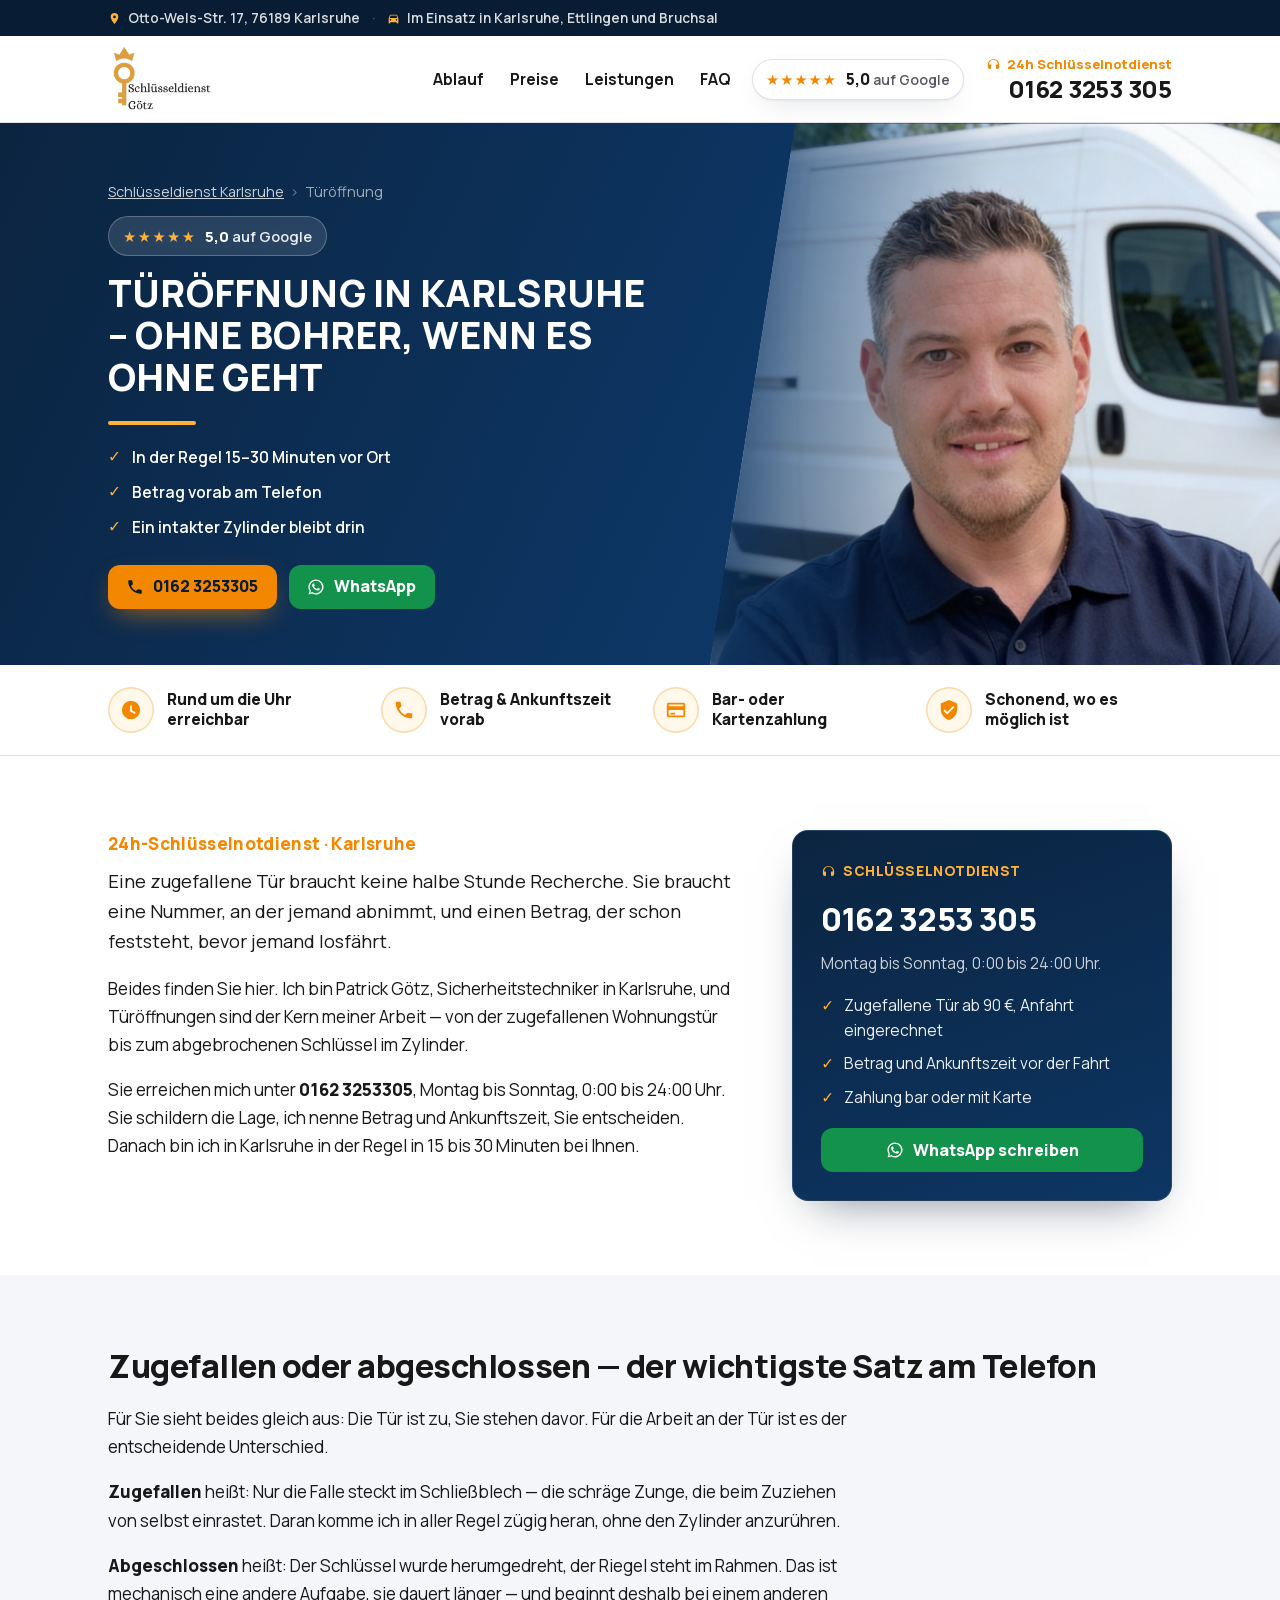
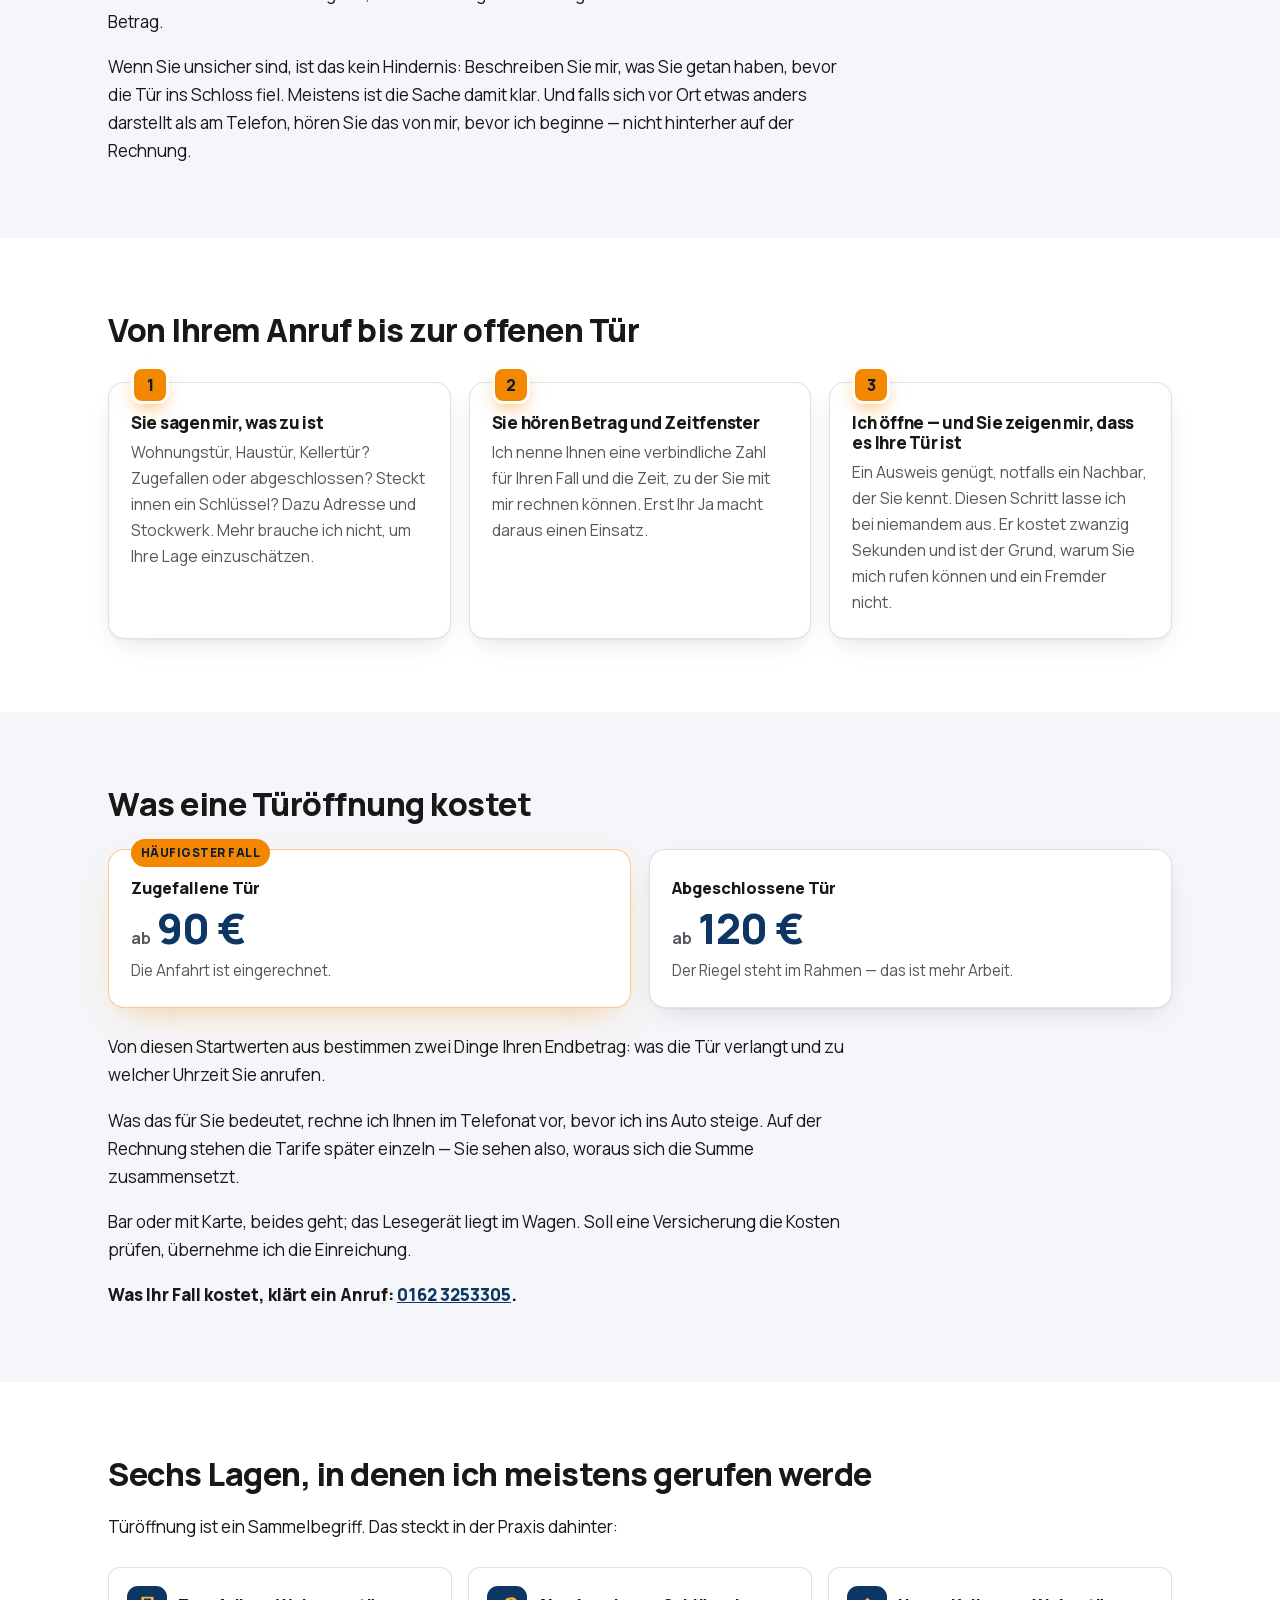
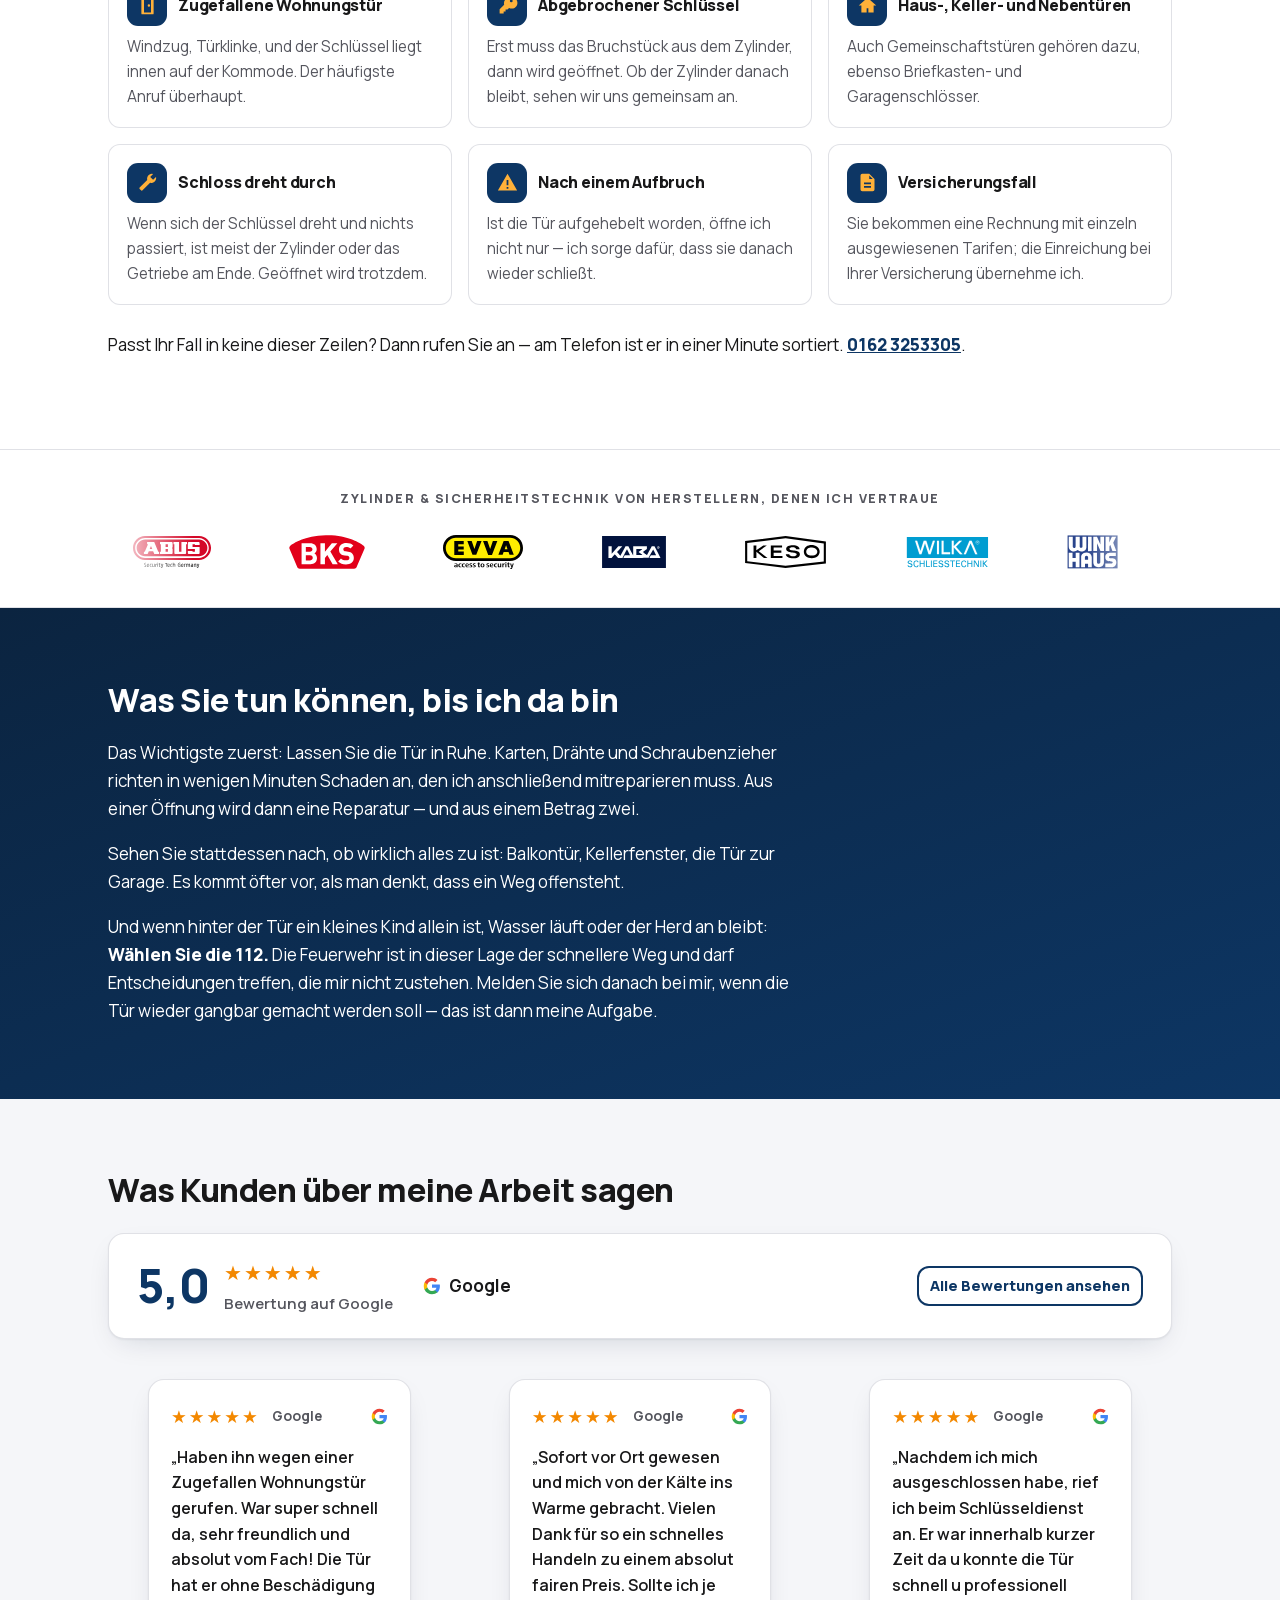
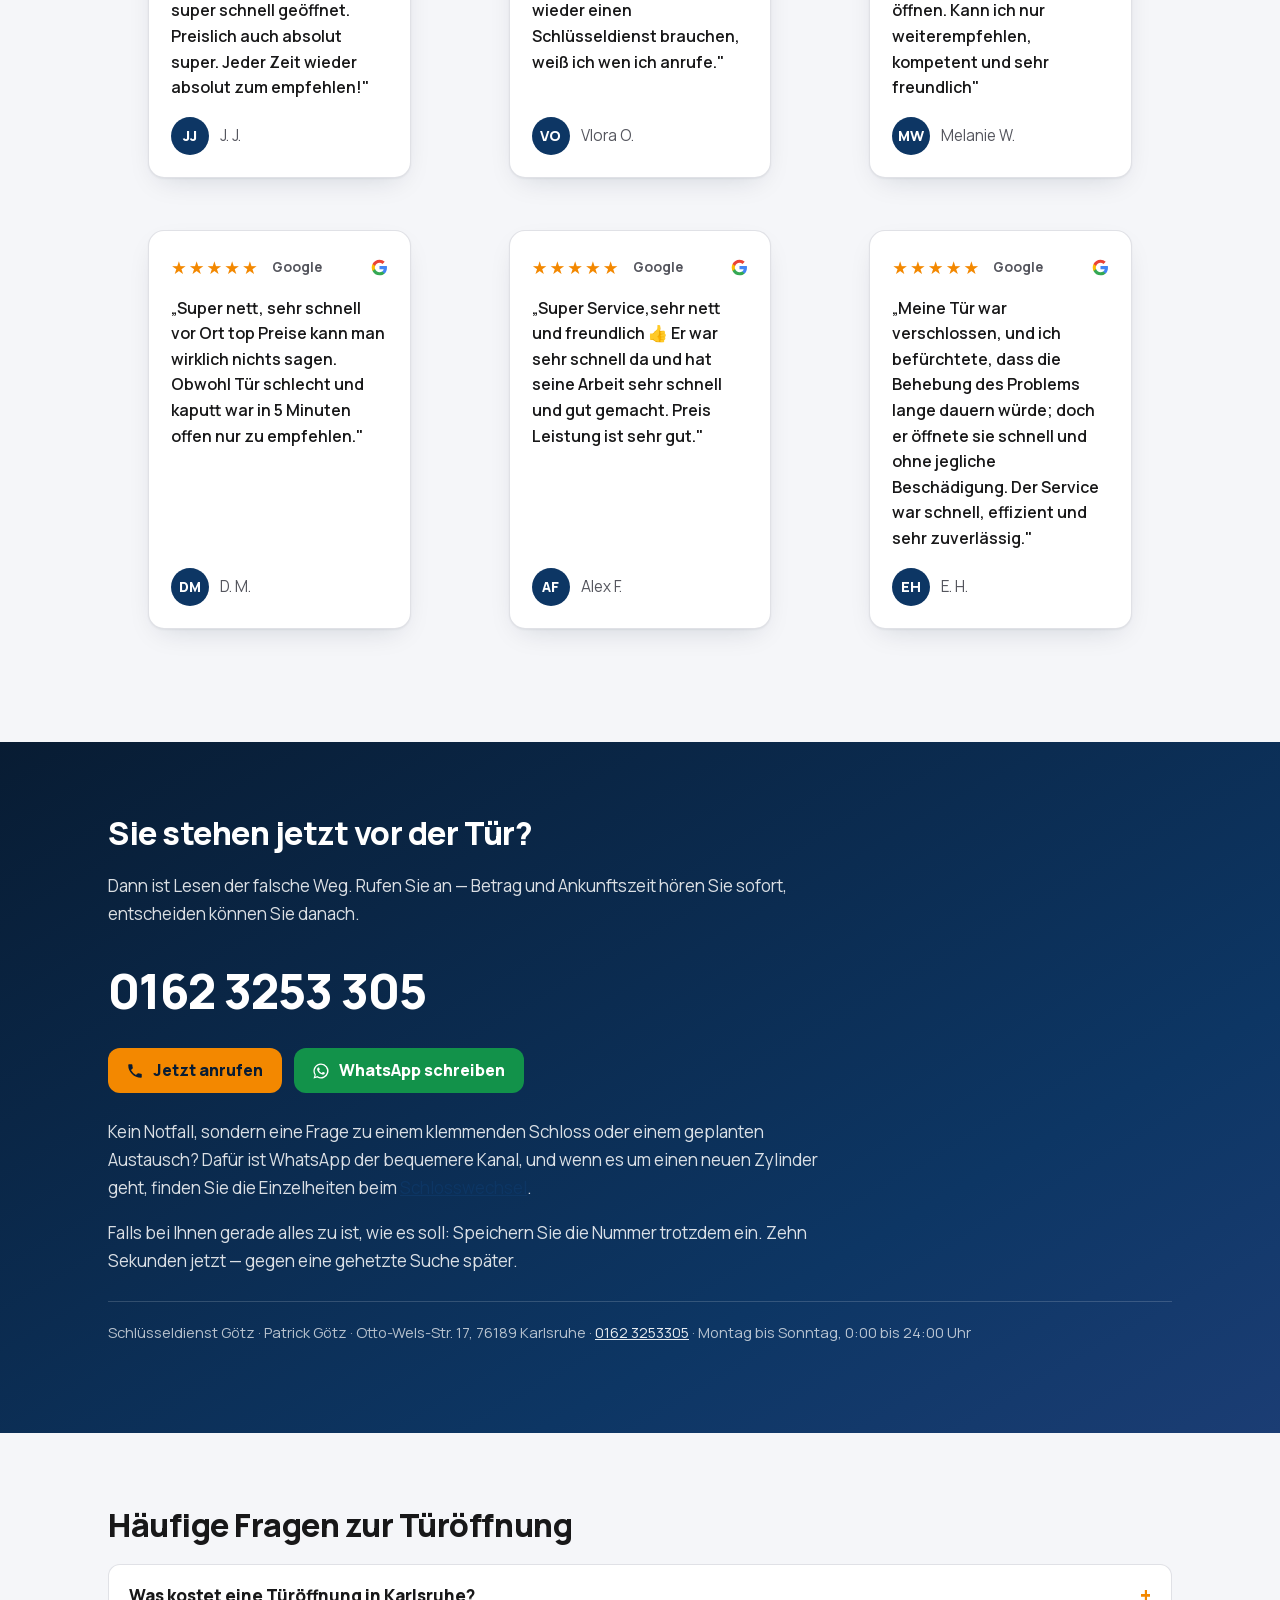
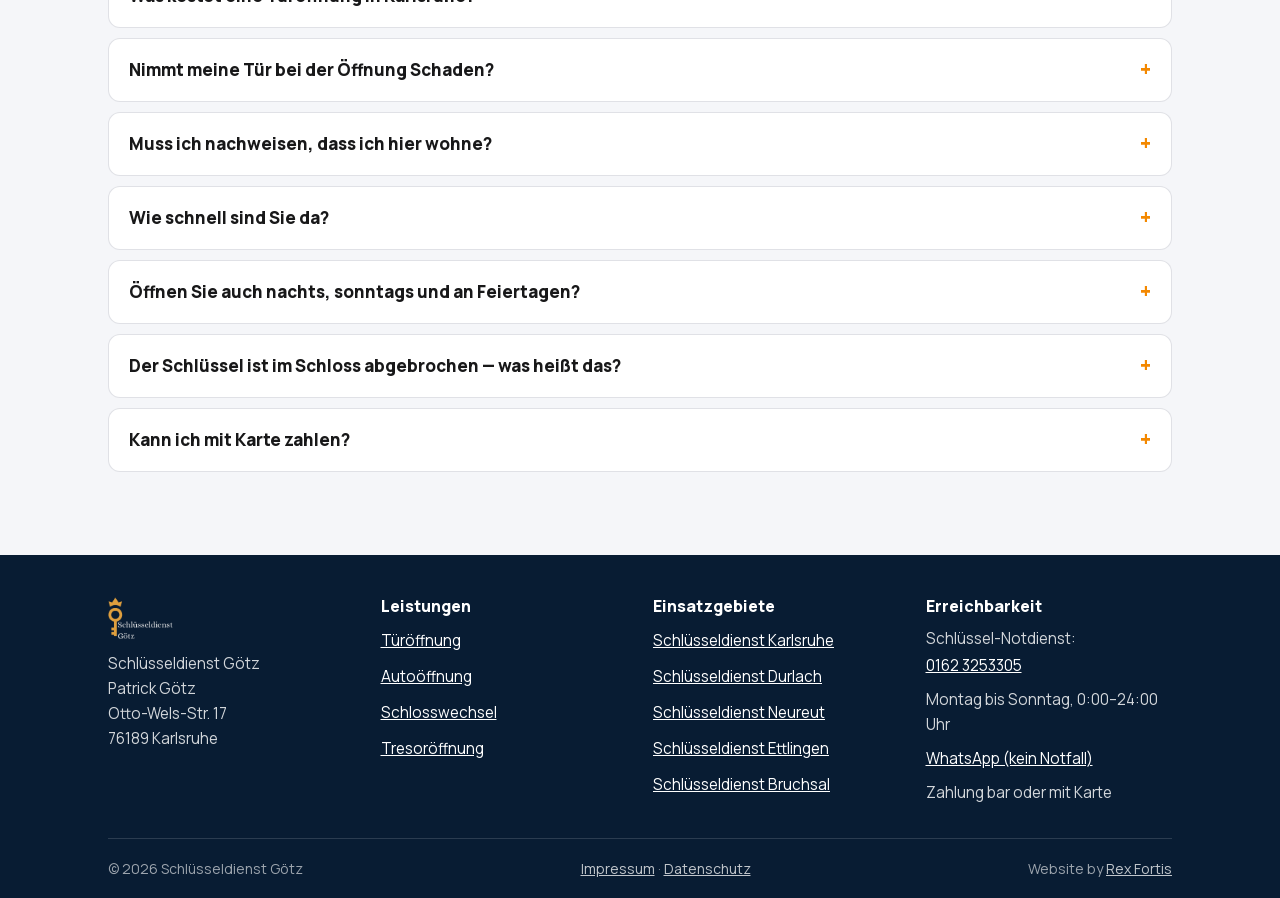
<file: services/tueroeffnung/index.html>
<!DOCTYPE html>
<html lang="de">
<head>
<meta charset="utf-8">
<meta name="viewport" content="width=device-width, initial-scale=1">
<meta name="robots" content="noindex,nofollow">
<title>Türöffnung Karlsruhe – ab 90 €, rund um die Uhr</title>
<meta name="description" content="Ausgesperrt in Karlsruhe? Türöffnung ab 90 € inklusive Anfahrt. Betrag und Ankunftszeit nenne ich vorab am Telefon: 0162 3253305.">
<link rel="canonical" href="https://cesurd.github.io/schluesseldienst-goetz/services/tueroeffnung/">
<meta name="theme-color" content="#0b2440">
<link rel="icon" href="../../assets/img/favicon-48.png?v=155942" sizes="48x48" type="image/png">
<link rel="icon" href="../../assets/img/favicon-96.png?v=155942" sizes="96x96" type="image/png">
<link rel="icon" href="../../assets/img/favicon-192.png?v=155942" sizes="192x192" type="image/png">
<link rel="apple-touch-icon" href="../../assets/img/favicon-180.png?v=103849">
<link rel="preload" href="../../assets/fonts/manrope-var.woff2" as="font" type="font/woff2" crossorigin>
<link rel="stylesheet" href="../../assets/css/styles.css?v=114152">
<meta property="og:locale" content="de_DE">
<meta property="og:type" content="website">
<meta property="og:site_name" content="Schlüsseldienst Götz">
<meta property="og:title" content="Türöffnung Karlsruhe – ab 90 €, rund um die Uhr">
<meta property="og:description" content="Ausgesperrt in Karlsruhe? Türöffnung ab 90 € inklusive Anfahrt. Betrag und Ankunftszeit nenne ich vorab am Telefon: 0162 3253305.">
<meta property="og:url" content="https://cesurd.github.io/schluesseldienst-goetz/services/tueroeffnung/">
<meta property="og:image" content="https://cesurd.github.io/schluesseldienst-goetz/assets/img/og-image.jpg">
<meta property="og:image:width" content="1200">
<meta property="og:image:height" content="630">
<meta property="og:image:alt" content="Schlüsseldienst Götz – 24h Türöffnung">
<meta name="twitter:card" content="summary_large_image">
<script type="application/ld+json">
{
  "@context": "https://schema.org",
  "@type": "Service",
  "serviceType": "Türöffnung",
  "name": "Türöffnung Karlsruhe",
  "url": "https://cesurd.github.io/schluesseldienst-goetz/services/tueroeffnung/",
  "provider": {
    "@type": "Locksmith",
    "@id": "https://cesurd.github.io/schluesseldienst-goetz/#business",
    "name": "Schlüsseldienst Götz",
    "url": "https://cesurd.github.io/schluesseldienst-goetz/",
    "telephone": "+491623253305",
    "founder": {
      "@type": "Person",
      "name": "Patrick Götz"
    },
    "address": {
      "@type": "PostalAddress",
      "streetAddress": "Otto-Wels-Str. 17",
      "postalCode": "76189",
      "addressLocality": "Karlsruhe",
      "addressCountry": "DE"
    },
    "openingHoursSpecification": [
      {
        "@type": "OpeningHoursSpecification",
        "dayOfWeek": [
          "Monday",
          "Tuesday",
          "Wednesday",
          "Thursday",
          "Friday",
          "Saturday",
          "Sunday"
        ],
        "opens": "00:00",
        "closes": "23:59"
      }
    ]
  },
  "areaServed": [
    {
      "@type": "Place",
      "name": "Karlsruhe"
    },
    {
      "@type": "Place",
      "name": "Ettlingen"
    },
    {
      "@type": "Place",
      "name": "Bruchsal"
    }
  ],
  "availableChannel": {
    "@type": "ServiceChannel",
    "servicePhone": {
      "@type": "ContactPoint",
      "telephone": "+491623253305",
      "contactType": "Notdienst"
    }
  },
  "offers": {
    "@type": "Offer",
    "priceCurrency": "EUR",
    "price": "90",
    "description": "Zugefallene Tür, Anfahrt inklusive; abgeschlossene Tür ab 120 €"
  }
}
</script>
<script type="application/ld+json">
{
  "@context": "https://schema.org",
  "@type": "BreadcrumbList",
  "itemListElement": [
    {
      "@type": "ListItem",
      "position": 1,
      "name": "Schlüsseldienst Karlsruhe",
      "item": "https://cesurd.github.io/schluesseldienst-goetz/"
    },
    {
      "@type": "ListItem",
      "position": 2,
      "name": "Türöffnung",
      "item": "https://cesurd.github.io/schluesseldienst-goetz/services/tueroeffnung/"
    }
  ]
}
</script>
<script type="application/ld+json">
{
  "@context": "https://schema.org",
  "@type": "FAQPage",
  "mainEntity": [
    {
      "@type": "Question",
      "name": "Was kostet eine Türöffnung in Karlsruhe?",
      "acceptedAnswer": {
        "@type": "Answer",
        "text": "Eine zugefallene Tür beginnt bei 90 €, die Anfahrt eingerechnet, eine abgeschlossene bei 120 €. Ihr Endbetrag hängt von der Tür und von der Uhrzeit ab — Sie hören ihn verbindlich am Telefon, bevor ich losfahre."
      }
    },
    {
      "@type": "Question",
      "name": "Nimmt meine Tür bei der Öffnung Schaden?",
      "acceptedAnswer": {
        "@type": "Answer",
        "text": "Mein Ziel ist die Öffnung ohne Eingriff in die Substanz. Gebohrt wird nur, wenn es anders nicht geht; ein intakter Zylinder bleibt drin. Pauschal versprechen lässt sich das nicht — was in Ihrem Fall zu erwarten ist, sage ich Ihnen, bevor ich anfange."
      }
    },
    {
      "@type": "Question",
      "name": "Muss ich nachweisen, dass ich hier wohne?",
      "acceptedAnswer": {
        "@type": "Answer",
        "text": "Ja, ohne Ausnahme. Ein Ausweis genügt. Liegt der hinter der Tür, tut es auch ein Nachbar, der für Sie geradesteht, oder das Klingelschild zusammen mit einem zweiten Beleg. Dieser Schritt schützt Sie."
      }
    },
    {
      "@type": "Question",
      "name": "Wie schnell sind Sie da?",
      "acceptedAnswer": {
        "@type": "Answer",
        "text": "In Karlsruhe in der Regel in 15 bis 30 Minuten. Das genaue Zeitfenster nenne ich Ihnen im selben Telefonat wie den Betrag."
      }
    },
    {
      "@type": "Question",
      "name": "Öffnen Sie auch nachts, sonntags und an Feiertagen?",
      "acceptedAnswer": {
        "@type": "Answer",
        "text": "Ja, das Diensthandy bleibt durchgehend an. Die Uhrzeit fließt in den Endbetrag ein — deshalb hören Sie Ihre Zahl immer für die Zeit, zu der Sie anrufen."
      }
    },
    {
      "@type": "Question",
      "name": "Der Schlüssel ist im Schloss abgebrochen — was heißt das?",
      "acceptedAnswer": {
        "@type": "Answer",
        "text": "Zunächst nur einen zusätzlichen Arbeitsschritt: Das Bruchstück muss heraus, danach wird geöffnet. Bitte versuchen Sie nicht, es mit einer Zange zu fassen — dabei rutscht der Rest meist tiefer hinein."
      }
    },
    {
      "@type": "Question",
      "name": "Kann ich mit Karte zahlen?",
      "acceptedAnswer": {
        "@type": "Answer",
        "text": "Ja. Das Lesegerät ist immer dabei, Bargeld geht ebenso. Sie bekommen eine Rechnung, auf der die Tarife einzeln ausgewiesen sind."
      }
    }
  ]
}
</script>
</head>
<body>
<a class="skip" href="#main">Zum Inhalt springen</a>

<div class="topbar">
  <div class="wrap">
    <span class="tb-item">
      <svg width="13" height="13" viewBox="0 0 24 24" fill="currentColor" aria-hidden="true"><path d="M12 2a7 7 0 0 0-7 7c0 5.25 7 13 7 13s7-7.75 7-13a7 7 0 0 0-7-7Zm0 9.5A2.5 2.5 0 1 1 14.5 9 2.5 2.5 0 0 1 12 11.5Z"/></svg>
      Otto-Wels-Str. 17, 76189 Karlsruhe
    </span>
    <span class="tb-sep" aria-hidden="true">·</span>
    <span class="tb-item tb-area">
      <svg width="13" height="13" viewBox="0 0 24 24" fill="currentColor" aria-hidden="true"><path d="M18.9 6c-.2-.6-.8-1-1.4-1h-11c-.7 0-1.2.4-1.4 1L3 12v8a1 1 0 0 0 1 1h1a1 1 0 0 0 1-1v-1h12v1a1 1 0 0 0 1 1h1a1 1 0 0 0 1-1v-8l-2.1-6ZM6.5 16A1.5 1.5 0 1 1 8 14.5 1.5 1.5 0 0 1 6.5 16Zm11 0a1.5 1.5 0 1 1 1.5-1.5 1.5 1.5 0 0 1-1.5 1.5ZM5 11l1.5-4.5h11L19 11Z"/></svg>
      Im Einsatz in Karlsruhe, Ettlingen und Bruchsal
    </span>
  </div>
</div>
<header class="header">
  <div class="wrap header__in">
    <a class="header__logo" href="../../" aria-label="Schlüsseldienst Götz – Startseite">
      <img src="../../assets/img/logo-dunkel.png" alt="Schlüsseldienst Götz" width="252" height="97">
    </a>
    <input class="mnav__toggle" type="checkbox" id="mnav-toggle" aria-label="Menü öffnen und schließen">
    <label class="mnav__btn" for="mnav-toggle">
      <svg class="ic-burger" width="22" height="22" viewBox="0 0 24 24" fill="none" stroke="currentColor" stroke-width="2.2" stroke-linecap="round" aria-hidden="true"><path d="M4 7h16M4 12h16M4 17h16"/></svg>
      <svg class="ic-x" width="22" height="22" viewBox="0 0 24 24" fill="none" stroke="currentColor" stroke-width="2.2" stroke-linecap="round" aria-hidden="true"><path d="M6 6l12 12M18 6L6 18"/></svg>
    </label>
    <nav class="header__nav" aria-label="Hauptnavigation">
      <a href="#ablauf">Ablauf</a>
      <a href="#preise">Preise</a>
      <a href="../../#leistungen">Leistungen</a>
      <a href="#faq">FAQ</a>
    </nav>
    <a class="header__rating" href="https://www.google.com/maps?cid=4813255652723528728"
       target="_blank" rel="noopener nofollow" aria-label="Bewertung 5,0 von 5 auf Google – Rezensionen ansehen">
      <span class="hr-stars" aria-hidden="true">★★★★★</span>
      <span class="hr-text"><b>5,0</b> auf Google</span>
    </a>
    <div class="header__call">
      <span class="hc-label">
        <svg width="15" height="15" viewBox="0 0 24 24" fill="currentColor" aria-hidden="true"><path d="M12 3a9 9 0 0 0-9 9v4a3 3 0 0 0 3 3h1a1 1 0 0 0 1-1v-5a1 1 0 0 0-1-1H5v-.5a7 7 0 0 1 14 0v.5h-2a1 1 0 0 0-1 1v5a1 1 0 0 0 1 1h1a3 3 0 0 0 3-3v-4a9 9 0 0 0-9-9Z"/></svg>
        24h Schlüsselnotdienst
      </span>
      <a class="hc-num" href="tel:+491623253305">0162 3253 305</a>
    </div>
  </div>
</header>

<main id="main">

  <section class="hero hero--split">
   <div class="wrap hero__grid">
    <div class="hero__body">
      <nav class="crumbs crumbs--hero" aria-label="Brotkrumen">
        <a href="../../">Schlüsseldienst Karlsruhe</a><span class="sep">›</span><span>Türöffnung</span>
      </nav>
      <p class="hero__rating">
        <span class="hr-stars" aria-hidden="true">★★★★★</span>
        <span><b>5,0</b> auf Google</span>
      </p>
      <h1>Türöffnung in Karlsruhe – ohne Bohrer, wenn es ohne&nbsp;geht</h1>
      <div class="hero__bar" aria-hidden="true"></div>
      <ul class="hero__punch">
        <li><span class="tick">✓</span> In der Regel 15–30 Minuten vor Ort</li>
        <li><span class="tick">✓</span> Betrag vorab am Telefon</li>
        <li><span class="tick">✓</span> Ein intakter Zylinder bleibt drin</li>
      </ul>
      <div class="cta-row">
        <a class="btn btn--call" href="tel:+491623253305"><svg width="18" height="18" viewBox="0 0 24 24" fill="currentColor" aria-hidden="true"><path d="M6.62 10.79a15.05 15.05 0 0 0 6.59 6.59l2.2-2.2a1 1 0 0 1 1.02-.24 11.36 11.36 0 0 0 3.57.57 1 1 0 0 1 1 1V20a1 1 0 0 1-1 1A17 17 0 0 1 3 4a1 1 0 0 1 1-1h3.5a1 1 0 0 1 1 1 11.36 11.36 0 0 0 .57 3.57 1 1 0 0 1-.25 1.02Z"/></svg>
          0162 3253305
        </a>
        <a class="btn btn--wa" href="https://wa.me/491623253305" rel="noopener"><svg width="18" height="18" viewBox="0 0 24 24" fill="currentColor" aria-hidden="true"><path d="M12 2a10 10 0 0 0-8.5 15.3L2 22l4.9-1.4A10 10 0 1 0 12 2Zm0 18.2c-1.6 0-3.1-.4-4.4-1.2l-.3-.2-2.9.8.8-2.8-.2-.3A8.2 8.2 0 1 1 12 20.2Zm4.6-6.1c-.3-.1-1.5-.7-1.7-.8-.2-.1-.4-.1-.6.1-.2.3-.7.8-.8 1-.1.2-.3.2-.6.1a6.8 6.8 0 0 1-2-1.2 7.5 7.5 0 0 1-1.4-1.7c-.1-.3 0-.4.1-.6l.4-.5c.1-.2.2-.3.3-.5v-.5c-.1-.1-.6-1.4-.8-1.9-.2-.5-.4-.4-.6-.4h-.5c-.2 0-.5.1-.7.3-.2.3-.9.9-.9 2.1s.9 2.4 1 2.6c.1.2 1.8 2.8 4.3 3.9.6.3 1.1.4 1.5.6.6.2 1.2.2 1.6.1.5-.1 1.5-.6 1.7-1.2.2-.6.2-1.1.2-1.2-.1-.1-.3-.2-.5-.3Z"/></svg>
          WhatsApp
        </a>
      </div>
    </div>
    <figure class="hero__photo">
      <img src="../../assets/img/patrick-goetz-1600.jpg"
           srcset="../../assets/img/patrick-goetz-960.jpg 960w, ../../assets/img/patrick-goetz-1600.jpg 1600w"
           sizes="(max-width: 760px) 100vw, 46vw"
           width="1600" height="1197" fetchpriority="high"
           alt="Patrick Götz vor seinem Einsatzfahrzeug">
    </figure>
   </div>
  </section>

  <div class="badge-strip">
    <div class="wrap">
      <div class="bs-item"><span class="bs-ico"><svg width="22" height="22" viewBox="0 0 24 24" fill="currentColor" aria-hidden="true"><path d="M12 2a10 10 0 1 0 10 10A10 10 0 0 0 12 2Zm4.2 14.4L11 13.7V7h2v5.3l4.2 2.5Z"/></svg></span>Rund um die Uhr erreichbar</div>
      <div class="bs-item"><span class="bs-ico"><svg width="22" height="22" viewBox="0 0 24 24" fill="currentColor" aria-hidden="true"><path d="M6.62 10.79a15.05 15.05 0 0 0 6.59 6.59l2.2-2.2a1 1 0 0 1 1.02-.24 11.36 11.36 0 0 0 3.57.57 1 1 0 0 1 1 1V20a1 1 0 0 1-1 1A17 17 0 0 1 3 4a1 1 0 0 1 1-1h3.5a1 1 0 0 1 1 1 11.36 11.36 0 0 0 .57 3.57 1 1 0 0 1-.25 1.02Z"/></svg></span>Betrag &amp; Ankunftszeit vorab</div>
      <div class="bs-item"><span class="bs-ico"><svg width="22" height="22" viewBox="0 0 24 24" fill="currentColor" aria-hidden="true"><path d="M20 4H4a2 2 0 0 0-2 2v12a2 2 0 0 0 2 2h16a2 2 0 0 0 2-2V6a2 2 0 0 0-2-2Zm0 4H4V6h16Zm0 10H4v-6h16Z"/><path d="M6 15h5v2H6z"/></svg></span>Bar- oder Kartenzahlung</div>
      <div class="bs-item"><span class="bs-ico"><svg width="22" height="22" viewBox="0 0 24 24" fill="currentColor" aria-hidden="true"><path d="M12 1 3 5v6c0 5.55 3.84 10.74 9 12 5.16-1.26 9-6.45 9-12V5Zm-2 16-4-4 1.41-1.41L10 14.17l6.59-6.59L18 9Z"/></svg></span>Schonend, wo es möglich ist</div>
    </div>
  </div>

  <section class="section intro">
    <div class="wrap intro__in">
      <div>
        <p class="intro__eyebrow">24h-Schlüsselnotdienst · Karlsruhe</p>
        <p class="lead">Eine zugefallene Tür braucht keine halbe Stunde Recherche. Sie braucht eine Nummer, an der jemand abnimmt, und einen Betrag, der schon feststeht, bevor jemand losfährt.</p>
        <p>Beides finden Sie hier. Ich bin Patrick Götz, Sicherheitstechniker in Karlsruhe, und Türöffnungen sind der Kern meiner Arbeit — von der zugefallenen Wohnungstür bis zum abgebrochenen Schlüssel im Zylinder.</p>
        <p>Sie erreichen mich unter <strong>0162&nbsp;3253305</strong>, Montag bis Sonntag, 0:00 bis 24:00 Uhr. Sie schildern die Lage, ich nenne Betrag und Ankunftszeit, Sie entscheiden. Danach bin ich in Karlsruhe in der Regel in 15 bis 30 Minuten bei Ihnen.</p>
      </div>
      <aside class="callcard" aria-label="Direktkontakt">
        <span class="cc-eyebrow">
          <svg width="15" height="15" viewBox="0 0 24 24" fill="currentColor" aria-hidden="true"><path d="M12 3a9 9 0 0 0-9 9v4a3 3 0 0 0 3 3h1a1 1 0 0 0 1-1v-5a1 1 0 0 0-1-1H5v-.5a7 7 0 0 1 14 0v.5h-2a1 1 0 0 0-1 1v5a1 1 0 0 0 1 1h1a3 3 0 0 0 3-3v-4a9 9 0 0 0-9-9Z"/></svg>
          Schlüsselnotdienst
        </span>
        <a class="cc-num" href="tel:+491623253305">0162 3253 305</a>
        <p class="cc-sub">Montag bis Sonntag, 0:00 bis 24:00 Uhr.</p>
        <ul class="cc-facts">
          <li><span class="tick">✓</span> Zugefallene Tür ab 90 €, Anfahrt eingerechnet</li>
          <li><span class="tick">✓</span> Betrag und Ankunftszeit vor der Fahrt</li>
          <li><span class="tick">✓</span> Zahlung bar oder mit Karte</li>
        </ul>
        <a class="btn btn--wa" href="https://wa.me/491623253305" rel="noopener"><svg width="18" height="18" viewBox="0 0 24 24" fill="currentColor" aria-hidden="true"><path d="M12 2a10 10 0 0 0-8.5 15.3L2 22l4.9-1.4A10 10 0 1 0 12 2Zm0 18.2c-1.6 0-3.1-.4-4.4-1.2l-.3-.2-2.9.8.8-2.8-.2-.3A8.2 8.2 0 1 1 12 20.2Zm4.6-6.1c-.3-.1-1.5-.7-1.7-.8-.2-.1-.4-.1-.6.1-.2.3-.7.8-.8 1-.1.2-.3.2-.6.1a6.8 6.8 0 0 1-2-1.2 7.5 7.5 0 0 1-1.4-1.7c-.1-.3 0-.4.1-.6l.4-.5c.1-.2.2-.3.3-.5v-.5c-.1-.1-.6-1.4-.8-1.9-.2-.5-.4-.4-.6-.4h-.5c-.2 0-.5.1-.7.3-.2.3-.9.9-.9 2.1s.9 2.4 1 2.6c.1.2 1.8 2.8 4.3 3.9.6.3 1.1.4 1.5.6.6.2 1.2.2 1.6.1.5-.1 1.5-.6 1.7-1.2.2-.6.2-1.1.2-1.2-.1-.1-.3-.2-.5-.3Z"/></svg>
          WhatsApp schreiben
        </a>
      </aside>
    </div>
  </section>
  <section class="section section--soft">
    <div class="wrap">
      <h2>Zugefallen oder abgeschlossen — der wichtigste Satz am Telefon</h2>
      <div class="prose">
          <p>Für Sie sieht beides gleich aus: Die Tür ist zu, Sie stehen davor. Für die Arbeit an der Tür ist es der entscheidende Unterschied.</p>
          <p><strong>Zugefallen</strong> heißt: Nur die Falle steckt im Schließblech — die schräge Zunge, die beim Zuziehen von selbst einrastet. Daran komme ich in aller Regel zügig heran, ohne den Zylinder anzurühren.</p>
          <p><strong>Abgeschlossen</strong> heißt: Der Schlüssel wurde herumgedreht, der Riegel steht im Rahmen. Das ist mechanisch eine andere Aufgabe, sie dauert länger — und beginnt deshalb bei einem anderen Betrag.</p>
          <p>Wenn Sie unsicher sind, ist das kein Hindernis: Beschreiben Sie mir, was Sie getan haben, bevor die Tür ins Schloss fiel. Meistens ist die Sache damit klar. Und falls sich vor Ort etwas anders darstellt als am Telefon, hören Sie das von mir, bevor ich beginne — nicht hinterher auf der Rechnung.</p>
      </div>
    </div>
  </section>
  <section class="section anchor-target" id="ablauf">
    <div class="wrap">
      <h2>Von Ihrem Anruf bis zur offenen Tür</h2>
      <div class="flow" style="margin-top:2rem;">
        <article class="flowstep">
          <span class="flowstep__no" aria-hidden="true">1</span>
          <h3>Sie sagen mir, was zu ist</h3>
          <p>Wohnungstür, Haustür, Kellertür? Zugefallen oder abgeschlossen? Steckt innen ein Schlüssel? Dazu Adresse und Stockwerk. Mehr brauche ich nicht, um Ihre Lage einzuschätzen.</p>
        </article>
        <article class="flowstep">
          <span class="flowstep__no" aria-hidden="true">2</span>
          <h3>Sie hören Betrag und Zeitfenster</h3>
          <p>Ich nenne Ihnen eine verbindliche Zahl für Ihren Fall und die Zeit, zu der Sie mit mir rechnen können. Erst Ihr Ja macht daraus einen Einsatz.</p>
        </article>
        <article class="flowstep">
          <span class="flowstep__no" aria-hidden="true">3</span>
          <h3>Ich öffne — und Sie zeigen mir, dass es Ihre Tür ist</h3>
          <p>Ein Ausweis genügt, notfalls ein Nachbar, der Sie kennt. Diesen Schritt lasse ich bei niemandem aus. Er kostet zwanzig Sekunden und ist der Grund, warum Sie mich rufen können und ein Fremder nicht.</p>
        </article>
      </div>
    </div>
  </section>
  <section class="section section--soft anchor-target" id="preise">
    <div class="wrap">
      <h2>Was eine Türöffnung kostet</h2>
      <div class="prices" style="margin-block:1.6rem;">
        <div class="price price--lead">
          <span class="price__tag">Häufigster Fall</span>
          <span class="price__label">Zugefallene Tür</span>
          <span class="price__val"><span class="pv-ab">ab</span>90&nbsp;€</span>
          <p class="price__note">Die Anfahrt ist eingerechnet.</p>
        </div>
        <div class="price">
          
          <span class="price__label">Abgeschlossene Tür</span>
          <span class="price__val"><span class="pv-ab">ab</span>120&nbsp;€</span>
          <p class="price__note">Der Riegel steht im Rahmen — das ist mehr Arbeit.</p>
        </div>
      </div>
      <div class="prose">
        <p>Von diesen Startwerten aus bestimmen zwei Dinge Ihren Endbetrag: was die Tür verlangt und zu welcher Uhrzeit Sie anrufen.</p>
        <p>Was das für Sie bedeutet, rechne ich Ihnen im Telefonat vor, bevor ich ins Auto steige. Auf der Rechnung stehen die Tarife später einzeln — Sie sehen also, woraus sich die Summe zusammensetzt.</p>
        <p>Bar oder mit Karte, beides geht; das Lesegerät liegt im Wagen. Soll eine Versicherung die Kosten prüfen, übernehme ich die Einreichung.</p>
        <p><strong>Was Ihr Fall kostet, klärt ein Anruf: <a href="tel:+491623253305">0162 3253305</a>.</strong></p>
      </div>
    </div>
  </section>
  <section class="section anchor-target" id="leistungen">
    <div class="wrap">
      <h2>Sechs Lagen, in denen ich meistens gerufen werde</h2>
      <p class="prose">Türöffnung ist ein Sammelbegriff. Das steckt in der Praxis dahinter:</p>
      <div class="svcgrid" style="margin-block:1.6rem;">
        <article class="svcitem">
          <div class="svcitem__top">
            <span class="svcitem__ico" aria-hidden="true"><svg width="21" height="21" viewBox="0 0 24 24" fill="currentColor" aria-hidden="true"><path d="M6 2h12a1 1 0 0 1 1 1v18a1 1 0 0 1-1 1H6a1 1 0 0 1-1-1V3a1 1 0 0 1 1-1Zm2 2v16h8V4Zm7 8a1.4 1.4 0 1 1-1.4-1.4A1.4 1.4 0 0 1 15 12Z"/></svg></span>
            <h3>Zugefallene Wohnungstür</h3>
          </div>
          <p>Windzug, Türklinke, und der Schlüssel liegt innen auf der Kommode. Der häufigste Anruf überhaupt.</p>
        </article>
        <article class="svcitem">
          <div class="svcitem__top">
            <span class="svcitem__ico" aria-hidden="true"><svg width="21" height="21" viewBox="0 0 24 24" fill="currentColor" aria-hidden="true"><path d="M14.5 3a6.5 6.5 0 0 0-6.3 8.2L3 16.4V21h4.6v-2.2h2.2v-2.2H12l1.8-1.8A6.5 6.5 0 1 0 14.5 3Zm1.8 5.4a1.6 1.6 0 1 1 1.6-1.6 1.6 1.6 0 0 1-1.6 1.6Z"/></svg></span>
            <h3>Abgebrochener Schlüssel</h3>
          </div>
          <p>Erst muss das Bruchstück aus dem Zylinder, dann wird geöffnet. Ob der Zylinder danach bleibt, sehen wir uns gemeinsam an.</p>
        </article>
        <article class="svcitem">
          <div class="svcitem__top">
            <span class="svcitem__ico" aria-hidden="true"><svg width="21" height="21" viewBox="0 0 24 24" fill="currentColor" aria-hidden="true"><path d="M12 3 2 12h3v8h6v-5h2v5h6v-8h3Z"/></svg></span>
            <h3>Haus-, Keller- und Nebentüren</h3>
          </div>
          <p>Auch Gemeinschaftstüren gehören dazu, ebenso Briefkasten- und Garagenschlösser.</p>
        </article>
        <article class="svcitem">
          <div class="svcitem__top">
            <span class="svcitem__ico" aria-hidden="true"><svg width="21" height="21" viewBox="0 0 24 24" fill="currentColor" aria-hidden="true"><path d="M21.7 5.6 18.4 8.9 15.1 5.6l3.3-3.3a5.5 5.5 0 0 0-6.7 6.7L3.3 17.4a1.6 1.6 0 0 0 0 2.3l1 1a1.6 1.6 0 0 0 2.3 0L15 12.3a5.5 5.5 0 0 0 6.7-6.7Z"/></svg></span>
            <h3>Schloss dreht durch</h3>
          </div>
          <p>Wenn sich der Schlüssel dreht und nichts passiert, ist meist der Zylinder oder das Getriebe am Ende. Geöffnet wird trotzdem.</p>
        </article>
        <article class="svcitem">
          <div class="svcitem__top">
            <span class="svcitem__ico" aria-hidden="true"><svg width="21" height="21" viewBox="0 0 24 24" fill="currentColor" aria-hidden="true"><path d="M12 2 1 21h22ZM11 9h2v6h-2Zm0 8h2v2h-2Z"/></svg></span>
            <h3>Nach einem Aufbruch</h3>
          </div>
          <p>Ist die Tür aufgehebelt worden, öffne ich nicht nur — ich sorge dafür, dass sie danach wieder schließt.</p>
        </article>
        <article class="svcitem">
          <div class="svcitem__top">
            <span class="svcitem__ico" aria-hidden="true"><svg width="21" height="21" viewBox="0 0 24 24" fill="currentColor" aria-hidden="true"><path d="M14 2H6a2 2 0 0 0-2 2v16a2 2 0 0 0 2 2h12a2 2 0 0 0 2-2V8Zm0 2 4 4h-4ZM8 12h8v2H8Zm0 4h8v2H8Z"/></svg></span>
            <h3>Versicherungsfall</h3>
          </div>
          <p>Sie bekommen eine Rechnung mit einzeln ausgewiesenen Tarifen; die Einreichung bei Ihrer Versicherung übernehme ich.</p>
        </article>
      </div>
      <p class="prose"><p>Passt Ihr Fall in keine dieser Zeilen? Dann rufen Sie an — am Telefon ist er in einer Minute sortiert. <strong><a href="tel:+491623253305">0162 3253305</a></strong>.</p></p>
    </div>
  </section>
  <section class="marken" aria-label="Hersteller">
    <div class="wrap">
      <p class="marken__titel">Zylinder &amp; Sicherheitstechnik von Herstellern, denen ich vertraue</p>
      <div class="marken__band">
        <ul class="marken__liste">
          <li><img src="../../assets/img/marken/abus.svg" alt="ABUS" width="80" height="34" loading="lazy"></li>
          <li><img src="../../assets/img/marken/bks.svg" alt="BKS" width="76" height="34" loading="lazy"></li>
          <li><img src="../../assets/img/marken/evva.svg" alt="EVVA" width="81" height="34" loading="lazy"></li>
          <li><img src="../../assets/img/marken/kaba.svg" alt="Kaba" width="66" height="34" loading="lazy"></li>
          <li><img src="../../assets/img/marken/keso.svg" alt="KESO" width="83" height="34" loading="lazy"></li>
          <li><img src="../../assets/img/marken/wilka.svg" alt="WILKA Schließtechnik" width="85" height="34" loading="lazy"></li>
          <li><img src="../../assets/img/marken/winkhaus.svg" alt="Winkhaus" width="51" height="34" loading="lazy"></li>
        </ul>
        <ul class="marken__liste" aria-hidden="true">
          <li><img src="../../assets/img/marken/abus.svg" alt="ABUS" width="80" height="34" loading="lazy"></li>
          <li><img src="../../assets/img/marken/bks.svg" alt="BKS" width="76" height="34" loading="lazy"></li>
          <li><img src="../../assets/img/marken/evva.svg" alt="EVVA" width="81" height="34" loading="lazy"></li>
          <li><img src="../../assets/img/marken/kaba.svg" alt="Kaba" width="66" height="34" loading="lazy"></li>
          <li><img src="../../assets/img/marken/keso.svg" alt="KESO" width="83" height="34" loading="lazy"></li>
          <li><img src="../../assets/img/marken/wilka.svg" alt="WILKA Schließtechnik" width="85" height="34" loading="lazy"></li>
          <li><img src="../../assets/img/marken/winkhaus.svg" alt="Winkhaus" width="51" height="34" loading="lazy"></li>
        </ul>
      </div>
    </div>
  </section>
  <section class="section section--navy">
    <div class="wrap">
      <h2>Was Sie tun können, bis ich da bin</h2>
      <div class="prose">
          <p>Das Wichtigste zuerst: Lassen Sie die Tür in Ruhe. Karten, Drähte und Schraubenzieher richten in wenigen Minuten Schaden an, den ich anschließend mitreparieren muss. Aus einer Öffnung wird dann eine Reparatur — und aus einem Betrag zwei.</p>
          <p>Sehen Sie stattdessen nach, ob wirklich alles zu ist: Balkontür, Kellerfenster, die Tür zur Garage. Es kommt öfter vor, als man denkt, dass ein Weg offensteht.</p>
          <p>Und wenn hinter der Tür ein kleines Kind allein ist, Wasser läuft oder der Herd an bleibt: <strong>Wählen Sie die 112.</strong> Die Feuerwehr ist in dieser Lage der schnellere Weg und darf Entscheidungen treffen, die mir nicht zustehen. Melden Sie sich danach bei mir, wenn die Tür wieder gangbar gemacht werden soll — das ist dann meine Aufgabe.</p>
      </div>
    </div>
  </section>
  <section class="section section--soft">
    <div class="wrap">
      <h2>Was Kunden über meine Arbeit sagen</h2>

      <div class="ratingbar" style="margin-block:1.4rem;">
        <div class="rb-score">
          <span class="rb-val">5,0</span>
          <span>
            <span class="rb-stars" aria-hidden="true">★★★★★</span>
            <span class="rb-meta">Bewertung auf Google</span>
          </span>
        </div>
        <span class="rb-goog"><svg width="18" height="18" viewBox="0 0 48 48" aria-hidden="true"><path fill="#4285F4" d="M45.1 24.5c0-1.6-.1-3.2-.4-4.7H24v9h11.9c-.5 2.8-2.1 5.1-4.4 6.7v5.5h7.1c4.2-3.8 6.5-9.5 6.5-16.5Z"/><path fill="#34A853" d="M24 46c5.9 0 10.9-2 14.6-5.3l-7.1-5.5c-2 1.3-4.5 2.1-7.5 2.1-5.8 0-10.7-3.9-12.4-9.1H4.3v5.7C8 41.3 15.4 46 24 46Z"/><path fill="#FBBC05" d="M11.6 28.2A13.2 13.2 0 0 1 10.9 24c0-1.5.3-2.9.7-4.2v-5.7H4.3A22 22 0 0 0 2 24c0 3.6.9 6.9 2.3 9.9l7.3-5.7Z"/><path fill="#EA4335" d="M24 10.7c3.2 0 6.1 1.1 8.4 3.3l6.3-6.3C34.9 4.1 29.9 2 24 2 15.4 2 8 6.7 4.3 14.1l7.3 5.7c1.7-5.2 6.6-9.1 12.4-9.1Z"/></svg> Google</span>
        <span class="rb-cta">
          <a class="btn btn--ghost btn--sm" href="https://www.google.com/maps?cid=4813255652723528728" target="_blank" rel="noopener nofollow">Alle Bewertungen ansehen</a>
        </span>
      </div>

      <div class="reviewgrid" style="margin-block:1.4rem;">
        <figure class="review">
          <div class="review__head">
            <span class="review__stars" aria-hidden="true">★★★★★</span>
            <span class="review__src">Google</span>
            <svg class="review__g" width="17" height="17" viewBox="0 0 48 48" aria-hidden="true"><path fill="#4285F4" d="M45.1 24.5c0-1.6-.1-3.2-.4-4.7H24v9h11.9c-.5 2.8-2.1 5.1-4.4 6.7v5.5h7.1c4.2-3.8 6.5-9.5 6.5-16.5Z"/><path fill="#34A853" d="M24 46c5.9 0 10.9-2 14.6-5.3l-7.1-5.5c-2 1.3-4.5 2.1-7.5 2.1-5.8 0-10.7-3.9-12.4-9.1H4.3v5.7C8 41.3 15.4 46 24 46Z"/><path fill="#FBBC05" d="M11.6 28.2A13.2 13.2 0 0 1 10.9 24c0-1.5.3-2.9.7-4.2v-5.7H4.3A22 22 0 0 0 2 24c0 3.6.9 6.9 2.3 9.9l7.3-5.7Z"/><path fill="#EA4335" d="M24 10.7c3.2 0 6.1 1.1 8.4 3.3l6.3-6.3C34.9 4.1 29.9 2 24 2 15.4 2 8 6.7 4.3 14.1l7.3 5.7c1.7-5.2 6.6-9.1 12.4-9.1Z"/></svg>
          </div>
          <blockquote>„Haben ihn wegen einer Zugefallen Wohnungstür gerufen. War super schnell da, sehr freundlich und absolut vom Fach! Die Tür hat er ohne Beschädigung super schnell geöffnet. Preislich auch absolut super. Jeder Zeit wieder absolut zum empfehlen!"</blockquote>
          <figcaption><span class="avatar" aria-hidden="true">JJ</span> J. J.</figcaption>
        </figure>
        <figure class="review">
          <div class="review__head">
            <span class="review__stars" aria-hidden="true">★★★★★</span>
            <span class="review__src">Google</span>
            <svg class="review__g" width="17" height="17" viewBox="0 0 48 48" aria-hidden="true"><path fill="#4285F4" d="M45.1 24.5c0-1.6-.1-3.2-.4-4.7H24v9h11.9c-.5 2.8-2.1 5.1-4.4 6.7v5.5h7.1c4.2-3.8 6.5-9.5 6.5-16.5Z"/><path fill="#34A853" d="M24 46c5.9 0 10.9-2 14.6-5.3l-7.1-5.5c-2 1.3-4.5 2.1-7.5 2.1-5.8 0-10.7-3.9-12.4-9.1H4.3v5.7C8 41.3 15.4 46 24 46Z"/><path fill="#FBBC05" d="M11.6 28.2A13.2 13.2 0 0 1 10.9 24c0-1.5.3-2.9.7-4.2v-5.7H4.3A22 22 0 0 0 2 24c0 3.6.9 6.9 2.3 9.9l7.3-5.7Z"/><path fill="#EA4335" d="M24 10.7c3.2 0 6.1 1.1 8.4 3.3l6.3-6.3C34.9 4.1 29.9 2 24 2 15.4 2 8 6.7 4.3 14.1l7.3 5.7c1.7-5.2 6.6-9.1 12.4-9.1Z"/></svg>
          </div>
          <blockquote>„Sofort vor Ort gewesen und mich von der Kälte ins Warme gebracht. Vielen Dank für so ein schnelles Handeln zu einem absolut fairen Preis. Sollte ich je wieder einen Schlüsseldienst brauchen, weiß ich wen ich anrufe."</blockquote>
          <figcaption><span class="avatar" aria-hidden="true">VO</span> Vlora O.</figcaption>
        </figure>
        <figure class="review">
          <div class="review__head">
            <span class="review__stars" aria-hidden="true">★★★★★</span>
            <span class="review__src">Google</span>
            <svg class="review__g" width="17" height="17" viewBox="0 0 48 48" aria-hidden="true"><path fill="#4285F4" d="M45.1 24.5c0-1.6-.1-3.2-.4-4.7H24v9h11.9c-.5 2.8-2.1 5.1-4.4 6.7v5.5h7.1c4.2-3.8 6.5-9.5 6.5-16.5Z"/><path fill="#34A853" d="M24 46c5.9 0 10.9-2 14.6-5.3l-7.1-5.5c-2 1.3-4.5 2.1-7.5 2.1-5.8 0-10.7-3.9-12.4-9.1H4.3v5.7C8 41.3 15.4 46 24 46Z"/><path fill="#FBBC05" d="M11.6 28.2A13.2 13.2 0 0 1 10.9 24c0-1.5.3-2.9.7-4.2v-5.7H4.3A22 22 0 0 0 2 24c0 3.6.9 6.9 2.3 9.9l7.3-5.7Z"/><path fill="#EA4335" d="M24 10.7c3.2 0 6.1 1.1 8.4 3.3l6.3-6.3C34.9 4.1 29.9 2 24 2 15.4 2 8 6.7 4.3 14.1l7.3 5.7c1.7-5.2 6.6-9.1 12.4-9.1Z"/></svg>
          </div>
          <blockquote>„Nachdem ich mich ausgeschlossen habe, rief ich beim Schlüsseldienst an. Er war innerhalb kurzer Zeit da u konnte die Tür schnell u professionell öffnen. Kann ich nur weiterempfehlen, kompetent und sehr freundlich"</blockquote>
          <figcaption><span class="avatar" aria-hidden="true">MW</span> Melanie W.</figcaption>
        </figure>
        <figure class="review">
          <div class="review__head">
            <span class="review__stars" aria-hidden="true">★★★★★</span>
            <span class="review__src">Google</span>
            <svg class="review__g" width="17" height="17" viewBox="0 0 48 48" aria-hidden="true"><path fill="#4285F4" d="M45.1 24.5c0-1.6-.1-3.2-.4-4.7H24v9h11.9c-.5 2.8-2.1 5.1-4.4 6.7v5.5h7.1c4.2-3.8 6.5-9.5 6.5-16.5Z"/><path fill="#34A853" d="M24 46c5.9 0 10.9-2 14.6-5.3l-7.1-5.5c-2 1.3-4.5 2.1-7.5 2.1-5.8 0-10.7-3.9-12.4-9.1H4.3v5.7C8 41.3 15.4 46 24 46Z"/><path fill="#FBBC05" d="M11.6 28.2A13.2 13.2 0 0 1 10.9 24c0-1.5.3-2.9.7-4.2v-5.7H4.3A22 22 0 0 0 2 24c0 3.6.9 6.9 2.3 9.9l7.3-5.7Z"/><path fill="#EA4335" d="M24 10.7c3.2 0 6.1 1.1 8.4 3.3l6.3-6.3C34.9 4.1 29.9 2 24 2 15.4 2 8 6.7 4.3 14.1l7.3 5.7c1.7-5.2 6.6-9.1 12.4-9.1Z"/></svg>
          </div>
          <blockquote>„Super nett, sehr schnell vor Ort top Preise kann man wirklich nichts sagen. Obwohl Tür schlecht und kaputt war in 5 Minuten offen nur zu empfehlen."</blockquote>
          <figcaption><span class="avatar" aria-hidden="true">DM</span> D. M.</figcaption>
        </figure>
        <figure class="review">
          <div class="review__head">
            <span class="review__stars" aria-hidden="true">★★★★★</span>
            <span class="review__src">Google</span>
            <svg class="review__g" width="17" height="17" viewBox="0 0 48 48" aria-hidden="true"><path fill="#4285F4" d="M45.1 24.5c0-1.6-.1-3.2-.4-4.7H24v9h11.9c-.5 2.8-2.1 5.1-4.4 6.7v5.5h7.1c4.2-3.8 6.5-9.5 6.5-16.5Z"/><path fill="#34A853" d="M24 46c5.9 0 10.9-2 14.6-5.3l-7.1-5.5c-2 1.3-4.5 2.1-7.5 2.1-5.8 0-10.7-3.9-12.4-9.1H4.3v5.7C8 41.3 15.4 46 24 46Z"/><path fill="#FBBC05" d="M11.6 28.2A13.2 13.2 0 0 1 10.9 24c0-1.5.3-2.9.7-4.2v-5.7H4.3A22 22 0 0 0 2 24c0 3.6.9 6.9 2.3 9.9l7.3-5.7Z"/><path fill="#EA4335" d="M24 10.7c3.2 0 6.1 1.1 8.4 3.3l6.3-6.3C34.9 4.1 29.9 2 24 2 15.4 2 8 6.7 4.3 14.1l7.3 5.7c1.7-5.2 6.6-9.1 12.4-9.1Z"/></svg>
          </div>
          <blockquote>„Super Service,sehr nett und freundlich 👍 Er war sehr schnell da und hat seine Arbeit sehr schnell und gut gemacht. Preis Leistung ist sehr gut."</blockquote>
          <figcaption><span class="avatar" aria-hidden="true">AF</span> Alex F.</figcaption>
        </figure>
        <figure class="review">
          <div class="review__head">
            <span class="review__stars" aria-hidden="true">★★★★★</span>
            <span class="review__src">Google</span>
            <svg class="review__g" width="17" height="17" viewBox="0 0 48 48" aria-hidden="true"><path fill="#4285F4" d="M45.1 24.5c0-1.6-.1-3.2-.4-4.7H24v9h11.9c-.5 2.8-2.1 5.1-4.4 6.7v5.5h7.1c4.2-3.8 6.5-9.5 6.5-16.5Z"/><path fill="#34A853" d="M24 46c5.9 0 10.9-2 14.6-5.3l-7.1-5.5c-2 1.3-4.5 2.1-7.5 2.1-5.8 0-10.7-3.9-12.4-9.1H4.3v5.7C8 41.3 15.4 46 24 46Z"/><path fill="#FBBC05" d="M11.6 28.2A13.2 13.2 0 0 1 10.9 24c0-1.5.3-2.9.7-4.2v-5.7H4.3A22 22 0 0 0 2 24c0 3.6.9 6.9 2.3 9.9l7.3-5.7Z"/><path fill="#EA4335" d="M24 10.7c3.2 0 6.1 1.1 8.4 3.3l6.3-6.3C34.9 4.1 29.9 2 24 2 15.4 2 8 6.7 4.3 14.1l7.3 5.7c1.7-5.2 6.6-9.1 12.4-9.1Z"/></svg>
          </div>
          <blockquote>„Meine Tür war verschlossen, und ich befürchtete, dass die Behebung des Problems lange dauern würde; doch er öffnete sie schnell und ohne jegliche Beschädigung. Der Service war schnell, effizient und sehr zuverlässig."</blockquote>
          <figcaption><span class="avatar" aria-hidden="true">EH</span> E. H.</figcaption>
        </figure>
      </div>
    </div>
  </section>
  <section class="section endband">
    <div class="wrap">
      <h2>Sie stehen jetzt vor der Tür?</h2>
      <p class="prose">Dann ist Lesen der falsche Weg. Rufen Sie an — Betrag und Ankunftszeit hören Sie sofort, entscheiden können Sie danach.</p>
      <a class="big-num" href="tel:+491623253305">0162 3253 305</a>
      <div class="cta-row">
        <a class="btn btn--call" href="tel:+491623253305"><svg width="18" height="18" viewBox="0 0 24 24" fill="currentColor" aria-hidden="true"><path d="M6.62 10.79a15.05 15.05 0 0 0 6.59 6.59l2.2-2.2a1 1 0 0 1 1.02-.24 11.36 11.36 0 0 0 3.57.57 1 1 0 0 1 1 1V20a1 1 0 0 1-1 1A17 17 0 0 1 3 4a1 1 0 0 1 1-1h3.5a1 1 0 0 1 1 1 11.36 11.36 0 0 0 .57 3.57 1 1 0 0 1-.25 1.02Z"/></svg>
          Jetzt anrufen
        </a>
        <a class="btn btn--wa" href="https://wa.me/491623253305" rel="noopener"><svg width="18" height="18" viewBox="0 0 24 24" fill="currentColor" aria-hidden="true"><path d="M12 2a10 10 0 0 0-8.5 15.3L2 22l4.9-1.4A10 10 0 1 0 12 2Zm0 18.2c-1.6 0-3.1-.4-4.4-1.2l-.3-.2-2.9.8.8-2.8-.2-.3A8.2 8.2 0 1 1 12 20.2Zm4.6-6.1c-.3-.1-1.5-.7-1.7-.8-.2-.1-.4-.1-.6.1-.2.3-.7.8-.8 1-.1.2-.3.2-.6.1a6.8 6.8 0 0 1-2-1.2 7.5 7.5 0 0 1-1.4-1.7c-.1-.3 0-.4.1-.6l.4-.5c.1-.2.2-.3.3-.5v-.5c-.1-.1-.6-1.4-.8-1.9-.2-.5-.4-.4-.6-.4h-.5c-.2 0-.5.1-.7.3-.2.3-.9.9-.9 2.1s.9 2.4 1 2.6c.1.2 1.8 2.8 4.3 3.9.6.3 1.1.4 1.5.6.6.2 1.2.2 1.6.1.5-.1 1.5-.6 1.7-1.2.2-.6.2-1.1.2-1.2-.1-.1-.3-.2-.5-.3Z"/></svg>
          WhatsApp schreiben
        </a>
      </div>
      <div class="prose" style="margin-top:1.6rem;">
        <p>Kein Notfall, sondern eine Frage zu einem klemmenden Schloss oder einem geplanten Austausch? Dafür ist WhatsApp der bequemere Kanal, und wenn es um einen neuen Zylinder geht, finden Sie die Einzelheiten beim <a href="../../services/schlosswechsel/">Schlosswechsel</a>.</p>
        <p>Falls bei Ihnen gerade alles zu ist, wie es soll: Speichern Sie die Nummer trotzdem ein. Zehn Sekunden jetzt — gegen eine gehetzte Suche später.</p>
      </div>
      <p class="nap">Schlüsseldienst Götz · Patrick Götz · Otto-Wels-Str. 17, 76189 Karlsruhe · <a href="tel:+491623253305">0162 3253305</a> · Montag bis Sonntag, 0:00 bis 24:00 Uhr</p>
    </div>
  </section>
  <section class="section section--soft faq anchor-target" id="faq">
    <div class="wrap">
      <h2>Häufige Fragen zur Türöffnung</h2>
      <details>
        <summary>Was kostet eine Türöffnung in Karlsruhe?</summary>
        <div class="faq-a"><p>Eine zugefallene Tür beginnt bei 90 €, die Anfahrt eingerechnet, eine abgeschlossene bei 120 €. Ihr Endbetrag hängt von der Tür und von der Uhrzeit ab — Sie hören ihn verbindlich am Telefon, bevor ich losfahre.</p></div>
      </details>
      <details>
        <summary>Nimmt meine Tür bei der Öffnung Schaden?</summary>
        <div class="faq-a"><p>Mein Ziel ist die Öffnung ohne Eingriff in die Substanz. Gebohrt wird nur, wenn es anders nicht geht; ein intakter Zylinder bleibt drin. Pauschal versprechen lässt sich das nicht — was in Ihrem Fall zu erwarten ist, sage ich Ihnen, bevor ich anfange.</p></div>
      </details>
      <details>
        <summary>Muss ich nachweisen, dass ich hier wohne?</summary>
        <div class="faq-a"><p>Ja, ohne Ausnahme. Ein Ausweis genügt. Liegt der hinter der Tür, tut es auch ein Nachbar, der für Sie geradesteht, oder das Klingelschild zusammen mit einem zweiten Beleg. Dieser Schritt schützt Sie.</p></div>
      </details>
      <details>
        <summary>Wie schnell sind Sie da?</summary>
        <div class="faq-a"><p>In Karlsruhe in der Regel in 15 bis 30 Minuten. Das genaue Zeitfenster nenne ich Ihnen im selben Telefonat wie den Betrag.</p></div>
      </details>
      <details>
        <summary>Öffnen Sie auch nachts, sonntags und an Feiertagen?</summary>
        <div class="faq-a"><p>Ja, das Diensthandy bleibt durchgehend an. Die Uhrzeit fließt in den Endbetrag ein — deshalb hören Sie Ihre Zahl immer für die Zeit, zu der Sie anrufen.</p></div>
      </details>
      <details>
        <summary>Der Schlüssel ist im Schloss abgebrochen — was heißt das?</summary>
        <div class="faq-a"><p>Zunächst nur einen zusätzlichen Arbeitsschritt: Das Bruchstück muss heraus, danach wird geöffnet. Bitte versuchen Sie nicht, es mit einer Zange zu fassen — dabei rutscht der Rest meist tiefer hinein.</p></div>
      </details>
      <details>
        <summary>Kann ich mit Karte zahlen?</summary>
        <div class="faq-a"><p>Ja. Das Lesegerät ist immer dabei, Bargeld geht ebenso. Sie bekommen eine Rechnung, auf der die Tarife einzeln ausgewiesen sind.</p></div>
      </details>
    </div>
  </section>
</main>

<footer class="footer">
  <div class="wrap">
    <div class="footer__in">
      <div>
        <div class="footer__logo"><img src="../../assets/img/logo-hell.png" alt="Schlüsseldienst Götz" width="229" height="97" loading="lazy"></div>
        <p>Schlüsseldienst Götz<br>Patrick Götz<br>Otto-Wels-Str. 17<br>76189 Karlsruhe</p>
      </div>
      <div>
        <h3>Leistungen</h3>
        <ul>
          <li><a href="../../services/tueroeffnung/">Türöffnung</a></li>
          <li><a href="../../services/autooeffnung/">Autoöffnung</a></li>
          <li><a href="../../services/schlosswechsel/">Schlosswechsel</a></li>
          <li><a href="../../services/tresoroeffnung/">Tresoröffnung</a></li>
        </ul>
      </div>
      <div>
        <h3>Einsatzgebiete</h3>
        <ul>
          <li><a href="../../">Schlüsseldienst Karlsruhe</a></li>
          <li><a href="../../schluesseldienst-karlsruhe-durlach/">Schlüsseldienst Durlach</a></li>
          <li><a href="../../schluesseldienst-neureut/">Schlüsseldienst Neureut</a></li>
          <li><a href="../../schluesseldienst-ettlingen/">Schlüsseldienst Ettlingen</a></li>
          <li><a href="../../schluesseldienst-bruchsal/">Schlüsseldienst Bruchsal</a></li>
        </ul>
      </div>
      <div>
        <h3>Erreichbarkeit</h3>
        <ul>
          <li>Schlüssel-Notdienst: <a href="tel:+491623253305">0162 3253305</a></li>
          <li>Montag bis Sonntag, 0:00–24:00 Uhr</li>
          <li><a href="https://wa.me/491623253305" rel="noopener">WhatsApp (kein Notfall)</a></li>
          <li>Zahlung bar oder mit Karte</li>
        </ul>
      </div>
    </div>
    <div class="footer__bottom">
      <span>© 2026 Schlüsseldienst Götz</span>
      <span><a href="../../impressum/">Impressum</a> · <a href="../../datenschutz/">Datenschutz</a></span>
      <span>Website by <a href="https://rexfortis.de" rel="noopener">Rex Fortis</a></span>
    </div>
  </div>
</footer>

<nav class="callbar" aria-label="Schnellkontakt">
  <a class="cb-call" href="tel:+491623253305"><svg width="18" height="18" viewBox="0 0 24 24" fill="currentColor" aria-hidden="true"><path d="M6.62 10.79a15.05 15.05 0 0 0 6.59 6.59l2.2-2.2a1 1 0 0 1 1.02-.24 11.36 11.36 0 0 0 3.57.57 1 1 0 0 1 1 1V20a1 1 0 0 1-1 1A17 17 0 0 1 3 4a1 1 0 0 1 1-1h3.5a1 1 0 0 1 1 1 11.36 11.36 0 0 0 .57 3.57 1 1 0 0 1-.25 1.02Z"/></svg>
    Anrufen
  </a>
  <a class="cb-wa" href="https://wa.me/491623253305" rel="noopener"><svg width="18" height="18" viewBox="0 0 24 24" fill="currentColor" aria-hidden="true"><path d="M12 2a10 10 0 0 0-8.5 15.3L2 22l4.9-1.4A10 10 0 1 0 12 2Zm0 18.2c-1.6 0-3.1-.4-4.4-1.2l-.3-.2-2.9.8.8-2.8-.2-.3A8.2 8.2 0 1 1 12 20.2Zm4.6-6.1c-.3-.1-1.5-.7-1.7-.8-.2-.1-.4-.1-.6.1-.2.3-.7.8-.8 1-.1.2-.3.2-.6.1a6.8 6.8 0 0 1-2-1.2 7.5 7.5 0 0 1-1.4-1.7c-.1-.3 0-.4.1-.6l.4-.5c.1-.2.2-.3.3-.5v-.5c-.1-.1-.6-1.4-.8-1.9-.2-.5-.4-.4-.6-.4h-.5c-.2 0-.5.1-.7.3-.2.3-.9.9-.9 2.1s.9 2.4 1 2.6c.1.2 1.8 2.8 4.3 3.9.6.3 1.1.4 1.5.6.6.2 1.2.2 1.6.1.5-.1 1.5-.6 1.7-1.2.2-.6.2-1.1.2-1.2-.1-.1-.3-.2-.5-.3Z"/></svg>
    WhatsApp
  </a>
</nav>

<script>
/* Menü schließen, sobald ein Ziel gewählt, daneben getippt oder Esc gedrückt wird */
(function () {
  var t = document.getElementById('mnav-toggle');
  if (!t) return;
  var kopf = document.querySelector('.header__in');
  document.addEventListener('click', function (e) {
    if (!t.checked) return;
    if (e.target.closest('.header__nav a') || !kopf.contains(e.target)) t.checked = false;
  });
  document.addEventListener('keydown', function (e) {
    if (e.key === 'Escape') t.checked = false;
  });
})();
</script>
</body>
</html>
</file>
<file: assets/css/styles.css>
/* ==========================================================================
   Schlüsseldienst Götz · Karlsruhe — Design-System
   Website by Rex Fortis · rexfortis.de
   Eine CSS-Datei, keine externen Requests. Schrift: Manrope (self-hosted).
   ========================================================================== */

@font-face {
  font-family: "Manrope";
  src: url("../fonts/manrope-var.woff2") format("woff2");
  font-weight: 200 800;
  font-style: normal;
  font-display: swap;
}

:root {
  --navy-950: #081c33;
  --navy-900: #0b2440;
  --navy: #0d3664;
  --navy-700: #1b3d74;
  --amber: #f38800;
  --amber-300: #ffb139;
  --amber-050: #fff8eb;
  --green: #12924a;
  --green-dark: #0c7038;
  --ink: #181819;
  --ink-2: #55565e;
  --ink-3: #a2a3a8;
  --line: rgba(144, 148, 166, 0.28);
  --bg: #ffffff;
  --bg-soft: #f5f6f9;
  --radius: 16px;
  --radius-s: 12px;
  --shadow: 0 1px 2px rgba(8, 28, 51, 0.06), 0 10px 30px -12px rgba(8, 28, 51, 0.18);
  --wrap: 1120px;
  --wrap-pad: clamp(16px, 4vw, 28px);   /* Seitenrand des Containers */
  --sticky-h: 64px;
}

/* ---- Reset / Grundlagen ---- */
*, *::before, *::after { box-sizing: border-box; }
html { -webkit-text-size-adjust: 100%; scroll-behavior: smooth; scroll-padding-top: calc(var(--sticky-h) + 12px); }
@media (prefers-reduced-motion: reduce) { html { scroll-behavior: auto; } }
body {
  margin: 0;
  font-family: "Manrope", "Avenir Next", "Segoe UI", system-ui, -apple-system, sans-serif;
  font-size: 1.0625rem;
  line-height: 1.65;
  color: var(--ink);
  background: var(--bg);
  overflow-x: hidden;
  overflow-x: clip;
}
img { max-width: 100%; height: auto; display: block; }
a { color: var(--navy); }
a:hover { color: var(--navy-700); }
h1, h2, h3 { line-height: 1.18; letter-spacing: -0.015em; margin: 0 0 0.6em; }
h1 { font-size: clamp(1.85rem, 4.8vw, 2.9rem); font-weight: 800; }
h2 { font-size: clamp(1.45rem, 3.1vw, 2rem); font-weight: 800; }
h3 { font-size: 1.15rem; font-weight: 800; margin-bottom: 0.35em; }
p { margin: 0 0 1em; }
/* Lange Wörter ohne Trennstelle dürfen umbrechen — sonst schieben sie auf 320 px die
   ganze Seite auf. Aufgetreten bei der H1 „Datenschutzerklärung" (bei 29,6 px Schrift
   rund 300 px breit, verfügbar sind 273) und bei der E-Mail-Adresse im Impressum.
   Deutsche Komposita in Überschriften sind hier der Regelfall, nicht die Ausnahme. */
h1, h2, h3, h4, p, li, dd, blockquote, figcaption, summary { overflow-wrap: break-word; }
ul { padding-left: 1.2em; margin: 0 0 1em; }
li { margin-bottom: 0.45em; }
strong { font-weight: 800; }
.wrap { max-width: var(--wrap); margin-inline: auto; padding-inline: var(--wrap-pad); }
.section { padding-block: clamp(2.8rem, 7vw, 4.6rem); }
.section--soft { background: var(--bg-soft); }
.section--navy { background: linear-gradient(160deg, var(--navy-900), var(--navy)); color: #fff; }
.section--navy h2 { color: #fff; }
.section--navy a { color: var(--amber-300); }
.lead { font-size: 1.15rem; }
.muted { color: var(--ink-2); }
.section--navy .muted { color: rgba(255, 255, 255, 0.78); }

/* ---- Topbar (wie Altseite) ---- */
.topbar {
  background: var(--navy-950); color: rgba(255, 255, 255, 0.85);
  font-size: 0.85rem; font-weight: 600;
}
.topbar .wrap {
  display: flex; align-items: center; flex-wrap: wrap; gap: 4px 12px; padding-block: 7px;
}
.topbar .tb-item { display: inline-flex; align-items: center; gap: 7px; }
.topbar .tb-sep { color: rgba(255, 255, 255, 0.35); }
.topbar svg { flex: none; color: var(--amber-300); }
/* Auf schmalen Geräten nur die Adresse zeigen — sonst bricht die Zeile zweizeilig um */
@media (max-width: 700px) {
  .topbar .tb-sep, .topbar .tb-area { display: none; }
}

/* ---- Skip-Link ---- */
.skip {
  position: absolute; left: -999px; top: 0; z-index: 100;
  background: var(--amber); color: var(--navy-950); font-weight: 800;
  padding: 10px 16px; border-radius: 0 0 var(--radius-s) 0;
}
.skip:focus { left: 0; }

/* ---- Header ---- */
.header {
  position: sticky; top: 0; z-index: 50;
  background: rgba(255, 255, 255, 0.94);
  -webkit-backdrop-filter: blur(8px); backdrop-filter: blur(8px);
  border-bottom: 1px solid var(--line);
}
.header__in {
  min-height: var(--sticky-h);
  display: flex; align-items: center; gap: 16px;
}
.header__in { min-height: 86px; gap: 22px; }
.header__logo img { height: 70px; width: auto; }
.header__nav { margin-left: auto; display: flex; gap: 26px; align-items: center; }
.header__nav a {
  text-decoration: none; font-weight: 700; font-size: 0.97rem; color: var(--ink);
  position: relative; padding-block: 6px;
}
.header__nav a::after {
  content: ""; position: absolute; left: 0; right: 100%; bottom: 0; height: 2px;
  background: var(--amber); transition: right 0.18s ease;
}
.header__nav a:hover { color: var(--navy); }
.header__nav a:hover::after { right: 0; }

/* Google-Bewertung im Header */
.header__rating {
  display: flex; align-items: center; gap: 9px; margin-left: auto;
  padding: 7px 13px; border: 1px solid var(--line); border-radius: 999px;
  background: #fff; box-shadow: var(--shadow); white-space: nowrap;
  text-decoration: none; transition: border-color 0.15s ease, transform 0.08s ease;
}
a.header__rating:hover { border-color: var(--amber); }
a.header__rating:active { transform: translateY(1px); }
.header__nav ~ .header__rating { margin-left: 0; }
.header__rating .hr-stars { color: var(--amber); letter-spacing: 1px; font-size: 0.92rem; }
.header__rating .hr-text { font-size: 0.86rem; font-weight: 600; color: var(--ink-2); }
.header__rating .hr-text b { color: var(--ink); font-weight: 800; font-size: 0.95rem; }
.header__rating ~ .header__call { margin-left: 20px; }
/* Der 5,0-Chip passt weiter herunter als anfangs angenommen: Der Kopf braucht
   mit Chip 666 px (Burger-Modus) bzw. 935 px (mit Navigationsleiste) — gemessen.
   Erst unter 760 px fangen Logo und Notdienst-Block an sich zu stauchen. */
@media (max-width: 759.98px) { .header__rating { display: none; } }

/* Notdienst-Block im Header (Muster der Altseite, größer gesetzt) */
.header__call { margin-left: auto; text-align: right; line-height: 1.15; }
.header__nav ~ .header__call { margin-left: 0; }
.header__call .hc-label {
  display: inline-flex; align-items: center; gap: 6px;
  color: var(--amber); font-weight: 800; font-size: 0.83rem; white-space: nowrap;
}
.header__call .hc-num {
  display: block; font-size: clamp(1.15rem, 2.1vw, 1.5rem); font-weight: 800;
  color: var(--ink); text-decoration: none; letter-spacing: -0.01em; white-space: nowrap;
}
.header__call .hc-num:hover { color: var(--navy); }
/* ---- Mobiles Menü ----
   Bis 31.08. verschwand die Navigation ab 1040 px ersatzlos — ohne Ersatz.
   Umgesetzt als Checkbox-Schalter, NICHT als <details>: Chrome versteckt den
   Inhalt eines geschlossenen <details> über sein Shadow-DOM, das lässt sich
   per CSS nicht aufheben — auf dem Desktop wäre die Navigation dann weg.
   Mit der Checkbox liegt die Sichtbarkeit vollständig beim Stylesheet.
   Das kleine Skript am Seitenende schließt nur wieder zu. */
.mnav__toggle {
  position: absolute; width: 1px; height: 1px; margin: 0;
  opacity: 0; pointer-events: none;   /* Klicks macht das <label>, nicht die Box */
}
.mnav__btn { display: none; }

@media (min-width: 1041px) {
  .mnav__toggle { display: none; }
}

@media (max-width: 1040px) {
  /* Reihenfolge ausdrücklich setzen: ohne order rutscht der 5,0-Chip (order 0)
     vor das Logo. Rechte Gruppe = Chip, Notdienst-Block, Burger. */
  .header__logo { order: 1; }
  .header__rating { order: 2; }
  .header__in > .header__call { order: 3; margin-left: auto; }  /* schlägt .header__nav ~ .header__call */
  .mnav__btn {
    display: inline-flex; align-items: center; justify-content: center;
    order: 4; margin-left: 12px; flex: none;
    width: 46px; height: 46px;
    border: 1px solid var(--line); border-radius: 12px;
    background: #fff; color: var(--navy); cursor: pointer;
    transition: background-color .15s ease, color .15s ease, border-color .15s ease;
  }
  .mnav__btn:hover { border-color: var(--amber); }
  .mnav__toggle:focus-visible + .mnav__btn { outline: 3px solid var(--amber); outline-offset: 2px; }
  .mnav__toggle:checked + .mnav__btn {
    background: var(--navy); color: #fff; border-color: var(--navy);
  }
  .mnav__btn .ic-x { display: none; }
  .mnav__toggle:checked + .mnav__btn .ic-x { display: block; }
  .mnav__toggle:checked + .mnav__btn .ic-burger { display: none; }

  .header__nav { display: none; }
  .mnav__toggle:checked ~ .header__nav {
    display: flex; flex-direction: column; align-items: stretch; gap: 0; margin: 0;
    position: absolute; left: 0; right: 0; top: 100%;
    background: #fff;
    border-top: 1px solid var(--line); border-bottom: 1px solid var(--line);
    box-shadow: 0 18px 40px -20px rgba(8, 28, 51, .45);
    padding: 4px clamp(16px, 4vw, 28px) 12px;
  }
  .mnav__toggle:checked ~ .header__nav a {
    padding: 15px 2px; font-size: 1.05rem; border-bottom: 1px solid var(--line);
  }
  .mnav__toggle:checked ~ .header__nav a:last-child { border-bottom: 0; }
  .mnav__toggle:checked ~ .header__nav a::after { display: none; }
}
/* Sobald der 5,0-Chip sichtbar ist, ist er der erste Teil der rechten Gruppe —
   dann gehört das auto-Margin an ihn, nicht an den Notdienst-Block. */
@media (min-width: 760px) and (max-width: 1040px) {
  .header__in > .header__rating { margin-left: auto; }
  .header__in > .header__call { margin-left: 20px; }
}

@media (max-width: 400px) {
  .mnav__btn { width: 40px; height: 40px; }
  .mnav__btn { margin-left: 8px; border-radius: 10px; }
}

@media (max-width: 600px) {
  .header__in { min-height: 72px; gap: 12px; }
  .header__logo img { height: 54px; }
  .header__call .hc-label { font-size: 0.74rem; }
  .header__call .hc-num { font-size: 1.1rem; }
}
@media (max-width: 380px) {
  .header__logo img { height: 46px; }
  .header__call .hc-label { display: none; }
}

/* ---- Buttons (Hero-CTA-Stil: kompakt, nebeneinander) ---- */
/* Mindesthöhe für den Daumen: Bei 320–360 px schrumpften die Knöpfe auf 38 px,
   der Bewertungsknopf sogar auf 34 — gemessen 03.09.2026. Für eine Notdienstseite,
   die im Ernstfall einhändig bedient wird, zu wenig (Apple nennt 44 pt, Android 48 dp).
   Über `min-height` statt mehr Polsterung, damit das Layout unverändert bleibt. */
.btn {
  display: inline-flex; align-items: center; justify-content: center; gap: 9px;
  min-height: 44px;
  padding: 0.78em 1.15em; border-radius: var(--radius-s);
  font-weight: 800; font-size: 1rem; line-height: 1.2;
  text-decoration: none; border: 0; cursor: pointer;
  transition: transform 0.08s ease, filter 0.15s ease;
}
.btn:active { transform: translateY(1px); }
.btn svg { flex: none; }
.btn--call { background: var(--amber); color: var(--navy-950); }
.btn--call:hover { filter: brightness(1.06); color: var(--navy-950); }
.btn--wa { background: var(--green); color: #fff; }
.btn--wa:hover { background: var(--green-dark); color: #fff; }
.btn--ghost {
  background: transparent; color: var(--navy);
  box-shadow: inset 0 0 0 2px var(--navy);
}
.section--navy .btn--ghost { color: #fff; box-shadow: inset 0 0 0 2px rgba(255, 255, 255, 0.7); }
.btn--sm { padding: 0.55em 0.9em; font-size: 0.92rem; min-height: 40px; }
/* Die Rufnummer im Kopf ist das wichtigste Ziel der Seite und war als reine
   Textzeile nur 20 px hoch. Polsterung vergrößert die Trefferfläche auf 40 px,
   der negative Außenabstand hält die Kopfhöhe exakt wie vorher. */
.header__call .hc-num { padding-block: 10px; margin-block: -10px; }
.cta-row { display: flex; flex-wrap: wrap; gap: 12px; align-items: center; }
/* Anruf + WhatsApp bleiben auch auf schmalen Geräten nebeneinander */
@media (max-width: 460px) {
  .cta-row { flex-wrap: nowrap; gap: 9px; }
  .cta-row .btn { flex: 1 1 auto; min-width: 0; padding-inline: 0.7em; font-size: 0.94rem; }
  .cta-row .btn svg { width: 16px; height: 16px; }
}
@media (max-width: 360px) {
  .cta-row .btn { font-size: 0.87rem; gap: 6px; }
}

/* ---- Hero ---- */
.hero {
  background:
    radial-gradient(1100px 520px at 85% -10%, rgba(243, 136, 0, 0.16), transparent 60%),
    linear-gradient(160deg, var(--navy-950) 0%, var(--navy-900) 45%, var(--navy) 100%);
  color: #fff;
}
.hero__in {
  display: grid; grid-template-columns: minmax(0, 1.15fr) minmax(0, 0.85fr);
  gap: clamp(24px, 4vw, 56px); align-items: center;
  padding-block: clamp(2.6rem, 6.5vw, 4.8rem);
}
.hero h1 { color: #fff; max-width: 21ch; }
.hero .lead { color: rgba(255, 255, 255, 0.85); max-width: 52ch; }
.hero__eyebrow {
  display: inline-flex; flex-wrap: wrap; align-items: center; gap: 10px;
  margin-bottom: 18px; font-weight: 700; font-size: 0.92rem;
  color: rgba(255, 255, 255, 0.85);
}
.badge-stars {
  display: inline-flex; align-items: center; gap: 6px;
  background: rgba(255, 255, 255, 0.1);
  border: 1px solid rgba(255, 255, 255, 0.22);
  padding: 5px 11px; border-radius: 999px;
  color: #fff; font-weight: 800; font-size: 0.9rem;
}
.badge-stars .star { color: var(--amber-300); }
.hero__facts {
  display: flex; flex-wrap: wrap; gap: 8px 18px;
  margin-top: 20px; padding: 0; list-style: none; font-size: 0.95rem;
}
.hero__facts li {
  display: inline-flex; align-items: center; gap: 8px; margin: 0;
  color: rgba(255, 255, 255, 0.85);
}
.hero__facts .tick { color: var(--amber-300); font-weight: 800; }
.hero__media { position: relative; }
.hero__media img {
  border-radius: var(--radius);
  box-shadow: 0 24px 60px -22px rgba(0, 0, 0, 0.55);
  border: 1px solid rgba(255, 255, 255, 0.14);
  width: 100%; object-fit: cover; aspect-ratio: 4 / 3;
}
.hero__caption {
  position: absolute; left: 12px; bottom: 12px;
  background: rgba(8, 28, 51, 0.82);
  border: 1px solid rgba(255, 255, 255, 0.16);
  color: #fff; font-size: 0.85rem; font-weight: 600;
  padding: 7px 12px; border-radius: 10px;
}
@media (max-width: 860px) {
  .hero__in { grid-template-columns: minmax(0, 1fr); }
  .hero__media { order: 2; }
}

/* ==========================================================================
   HERO — Foto mit Diagonale (Muster der Altseite, sauber umgesetzt)
   ========================================================================== */
.hero--split {
  position: relative; overflow: hidden;
  background: linear-gradient(115deg, var(--navy-900) 0%, var(--navy) 58%, var(--navy-700) 100%);
}
/* Zweispaltiges Raster: Text und Foto teilen sich denselben Container,
   das Foto blutet nach rechts über den Container hinaus aus. */
.hero__grid {
  display: grid; grid-template-columns: minmax(0, 1fr) minmax(0, 0.82fr);
  align-items: stretch; column-gap: clamp(20px, 3vw, 44px);
}
.hero--split .hero__body {
  padding-block: clamp(2.2rem, 4.4vw, 3.6rem);
  align-self: center; min-width: 0;
}
.hero--split .hero__photo {
  position: relative; margin: 0; min-width: 0;
  /* über den zentrierten Container hinaus bis an den Fensterrand */
  margin-right: min(calc(var(--wrap-pad) * -1), calc((var(--wrap) - 100vw) / 2 - var(--wrap-pad)));
  clip-path: polygon(15% 0, 100% 0, 100% 100%, 0 100%);
}
.hero--split .hero__photo img {
  position: absolute; inset: 0; width: 100%; height: 100%;
  object-fit: cover; object-position: 58% 30%;
}
/* Weicher Übergang zur Fläche, damit die Kante nicht hart abreißt */
.hero--split .hero__photo::after {
  content: ""; position: absolute; inset: 0;
  background: linear-gradient(95deg, var(--navy) 0%, rgba(13, 54, 100, 0.55) 18%, rgba(13, 54, 100, 0.08) 46%, transparent 66%);
}
/* Google-Bewertung im Hero */
.hero__rating {
  display: inline-flex; align-items: center; gap: 9px; margin: 0 0 16px;
  padding: 7px 14px; border-radius: 999px;
  background: rgba(255, 255, 255, 0.12);
  border: 1px solid rgba(255, 255, 255, 0.24);
  -webkit-backdrop-filter: blur(4px); backdrop-filter: blur(4px);
  color: rgba(255, 255, 255, 0.9); font-size: 0.92rem; font-weight: 600;
}
.hero__rating .hr-stars { color: var(--amber-300); letter-spacing: 1.5px; }
.hero__rating b { color: #fff; font-weight: 800; }
/* Untergrenze 1.8rem, nicht 1.6: Der Mobil-Block (≤760 px) deckelt die H1 bei
   1.8rem. Mit 1.6rem als Untergrenze schrumpfte die Überschrift beim Überschreiten
   der 760-px-Grenze von 28,8 auf 25,6 px — sie wurde also kleiner, während das
   Fenster breiter wurde. Jetzt treffen sich beide Regeln an der Grenze. */
.hero--split h1 {
  text-transform: uppercase; letter-spacing: 0.005em; color: #fff;
  font-size: clamp(1.8rem, 2.9vw, 2.35rem); line-height: 1.14;
}
.hero__bar { width: 88px; height: 4px; background: var(--amber-300); border-radius: 3px; margin: 16px 0 20px; }
.hero__punch { list-style: none; padding: 0; margin: 0 0 24px; }
.hero__punch li {
  display: flex; align-items: flex-start; gap: 11px; margin-bottom: 9px;
  color: #fff; font-size: clamp(0.98rem, 1.15vw, 1.06rem); font-weight: 600;
}
.hero__punch .tick { color: var(--amber-300); font-weight: 800; flex: none; line-height: 1.5; }
.hero--split .btn--call { box-shadow: 0 10px 28px -10px rgba(243, 136, 0, 0.8); }

@media (max-width: 980px) {
  .hero__grid { grid-template-columns: minmax(0, 1fr) minmax(0, 0.62fr); }
  .hero--split .hero__photo { clip-path: polygon(24% 0, 100% 0, 100% 100%, 0 100%); }
}
/* Mobil: Foto als Band über den Text, keine Diagonale übers Gesicht */
@media (max-width: 760px) {
  .hero__grid { grid-template-columns: minmax(0, 1fr); }
  .hero--split .hero__photo {
    order: -1;
    /* Höhe wächst mit der Breite, damit der Bildausschnitt in jeder Handygröße
       derselbe bleibt. 200 px feste Höhe schnitten Patrick direkt am Hals ab. */
    height: clamp(220px, 64vw, 480px);
    margin-inline: min(calc(var(--wrap-pad) * -1), calc((var(--wrap) - 100vw) / 2 - var(--wrap-pad)));
    clip-path: none;
  }
  .hero--split .hero__photo img { object-position: 58% 38%; }
  .hero--split .hero__photo::after {
    background: linear-gradient(180deg, rgba(8, 28, 51, 0.12) 0%, rgba(11, 36, 64, 0.5) 100%);
  }
  .hero--split .hero__body { padding-block: clamp(1.7rem, 5.5vw, 2.4rem); }
  .hero--split h1 { font-size: clamp(1.35rem, 5.9vw, 1.8rem); overflow-wrap: break-word; }
  .hero__bar { width: 74px; margin: 14px 0 18px; }
  .hero__punch li { font-size: 1rem; }
}

/* ---- Vertrauensleiste unter dem Hero ---- */
.badge-strip { background: #fff; border-bottom: 1px solid var(--line); }
.badge-strip .wrap {
  display: grid; grid-template-columns: repeat(4, minmax(0, 1fr));
  gap: 14px 26px; padding-block: 22px; align-items: center;
}
.badge-strip .bs-item {
  display: flex; align-items: center; gap: 13px;
  font-weight: 800; font-size: 0.97rem; line-height: 1.28;
}
.badge-strip .bs-ico {
  flex: none; width: 46px; height: 46px; border-radius: 50%;
  display: inline-flex; align-items: center; justify-content: center;
  background: var(--amber-050); color: var(--amber);
  box-shadow: inset 0 0 0 1.5px rgba(243, 136, 0, 0.28);
}
.badge-strip .bs-google {
  gap: 11px; border: 1px solid var(--line); border-radius: var(--radius-s);
  padding: 9px 14px; box-shadow: var(--shadow);
}
.badge-strip .bs-google .g-row { display: flex; align-items: baseline; gap: 7px; }
.badge-strip .bs-google .g-val { font-size: 1.15rem; }
.badge-strip .bs-google .g-sub {
  display: block; font-weight: 600; font-size: 0.78rem; color: var(--ink-2); margin-top: 1px;
}
.badge-strip .g-stars { color: var(--amber); letter-spacing: 1.5px; font-size: 0.95rem; }
@media (max-width: 980px) {
  .badge-strip .wrap { grid-template-columns: repeat(2, minmax(0, 1fr)); }
}
@media (max-width: 520px) {
  .badge-strip .wrap { grid-template-columns: minmax(0, 1fr); gap: 12px; padding-block: 16px; }
  .badge-strip .bs-ico { width: 40px; height: 40px; }
}

/* ---- Intro mit Foto (nach Badge-Leiste) ---- */
.intro { }
.intro__in {
  display: grid; grid-template-columns: minmax(0, 1.25fr) minmax(0, 0.75fr);
  gap: clamp(24px, 4vw, 52px); align-items: start;
}
.intro__eyebrow {
  color: var(--amber); font-weight: 800; letter-spacing: 0.02em;
  margin-bottom: 8px;
}
/* Notfall-Karte neben dem Intro */
.callcard {
  background: linear-gradient(160deg, var(--navy-900), var(--navy));
  color: #fff; border-radius: var(--radius); padding: clamp(20px, 2.6vw, 28px);
  box-shadow: 0 20px 46px -22px rgba(8, 28, 51, 0.55);
  border: 1px solid rgba(255, 255, 255, 0.1);
}
.callcard .cc-eyebrow {
  display: inline-flex; align-items: center; gap: 7px;
  color: var(--amber-300); font-weight: 800; font-size: 0.85rem;
  text-transform: uppercase; letter-spacing: 0.04em;
}
.callcard .cc-num {
  display: block; margin-top: 6px; color: #fff; text-decoration: none;
  font-size: clamp(1.6rem, 2.5vw, 2rem); font-weight: 800; letter-spacing: -0.02em;
}
.callcard .cc-num:hover { color: var(--amber-300); }
.callcard .cc-sub { margin: 6px 0 16px; color: rgba(255, 255, 255, 0.78); font-size: 0.96rem; }
.callcard .cc-facts { list-style: none; padding: 0; margin: 0 0 18px; }
.callcard .cc-facts li {
  display: flex; gap: 10px; align-items: flex-start; margin-bottom: 8px;
  font-size: 0.96rem; color: rgba(255, 255, 255, 0.92);
}
.callcard .cc-facts .tick { color: var(--amber-300); font-weight: 800; flex: none; }
.callcard .btn { width: 100%; }
@media (max-width: 860px) {
  .intro__in { grid-template-columns: minmax(0, 1fr); }
}

/* ==========================================================================
   Schritt-Karten mit Bild (Abschnitt „Sie rufen an …")
   ========================================================================== */
.steps { display: grid; grid-template-columns: repeat(3, minmax(0, 1fr)); gap: 22px; }
@media (max-width: 900px) { .steps { grid-template-columns: minmax(0, 1fr); max-width: 560px; margin-inline: auto; } }

.step {
  display: flex; flex-direction: column; overflow: hidden;
  background: #fff; border: 1px solid var(--line); border-radius: var(--radius);
  box-shadow: var(--shadow); transition: transform 0.18s ease, box-shadow 0.18s ease;
}
.step:hover { transform: translateY(-3px); box-shadow: 0 16px 38px -18px rgba(8, 28, 51, 0.4); }
.step__media { position: relative; aspect-ratio: 16 / 10; background: var(--bg-soft); }
.step__media img { width: 100%; height: 100%; object-fit: cover; }
/* Nummer als Marke auf dem Bild */
.step__no {
  position: absolute; left: 16px; bottom: -20px;
  width: 44px; height: 44px; border-radius: 12px;
  display: inline-flex; align-items: center; justify-content: center;
  background: var(--amber); color: var(--navy-950);
  font-weight: 800; font-size: 1.05rem;
  box-shadow: 0 8px 20px -8px rgba(243, 136, 0, 0.9);
  border: 3px solid #fff;
}
.step__body { padding: 32px 20px 22px; }
.step__body h3 { font-size: 1.08rem; margin-bottom: 8px; }
.step__body p { color: var(--ink-2); margin-bottom: 0; font-size: 0.99rem; }
@media (prefers-reduced-motion: reduce) { .step:hover { transform: none; } }

/* ---- Karten / Grids ---- */
.grid { display: grid; gap: 18px; }
.grid--3 { grid-template-columns: repeat(3, minmax(0, 1fr)); }
.grid--2 { grid-template-columns: repeat(2, minmax(0, 1fr)); }
@media (max-width: 860px) { .grid--3 { grid-template-columns: minmax(0, 1fr); } }
@media (max-width: 640px) { .grid--2 { grid-template-columns: minmax(0, 1fr); } }
.card {
  background: #fff; border: 1px solid var(--line); border-radius: var(--radius);
  padding: 22px; box-shadow: var(--shadow);
}
.card h3 { display: flex; align-items: center; gap: 10px; }
.card .ico {
  flex: none; width: 38px; height: 38px; border-radius: 10px;
  display: inline-flex; align-items: center; justify-content: center;
  background: var(--amber-050); color: var(--amber);
}
.section--navy .card {
  background: rgba(255, 255, 255, 0.05);
  border-color: rgba(255, 255, 255, 0.16);
  box-shadow: none; color: #fff;
}

/* ==========================================================================
   Preiskarten
   ========================================================================== */
.prices { display: grid; grid-template-columns: repeat(2, minmax(0, 1fr)); gap: 18px; }
@media (max-width: 640px) { .prices { grid-template-columns: minmax(0, 1fr); } }
.price {
  position: relative; background: #fff; border: 1px solid var(--line);
  border-radius: var(--radius); padding: 24px 22px; box-shadow: var(--shadow);
}
.price--lead { border-color: rgba(243, 136, 0, 0.45); box-shadow: 0 14px 34px -18px rgba(243, 136, 0, 0.55); }
.price__tag {
  position: absolute; top: -11px; left: 22px;
  background: var(--amber); color: var(--navy-950);
  font-size: 0.74rem; font-weight: 800; letter-spacing: 0.04em; text-transform: uppercase;
  padding: 4px 10px; border-radius: 999px;
}
.price__label { font-weight: 800; color: var(--ink); font-size: 1.02rem; }
.price__val {
  display: flex; align-items: baseline; gap: 6px; margin: 6px 0 8px;
  font-size: clamp(2rem, 3.4vw, 2.6rem); font-weight: 800; color: var(--navy);
  letter-spacing: -0.02em; line-height: 1;
}
.price__val .pv-ab { font-size: 1rem; font-weight: 700; color: var(--ink-2); letter-spacing: 0; }
.price__note { color: var(--ink-2); font-size: 0.95rem; margin: 0; }

/* Leistungsbestandteile als Zeilen mit Häkchen */
.incl { list-style: none; padding: 0; margin: 0; display: grid; gap: 12px; }
.incl li { display: flex; gap: 12px; align-items: flex-start; margin: 0; }
.incl .ic {
  flex: none; width: 26px; height: 26px; border-radius: 50%;
  display: inline-flex; align-items: center; justify-content: center;
  background: var(--amber-050); color: var(--amber); font-weight: 800; font-size: 0.85rem;
  box-shadow: inset 0 0 0 1.5px rgba(243, 136, 0, 0.3);
}
.incl b { display: block; color: var(--ink); }
.incl span.t { color: var(--ink-2); }

/* ==========================================================================
   Leistungs-Kacheln mit Icon
   ========================================================================== */
.svcgrid { display: grid; grid-template-columns: repeat(3, minmax(0, 1fr)); gap: 16px; }
@media (max-width: 1000px) { .svcgrid { grid-template-columns: repeat(2, minmax(0, 1fr)); } }
@media (max-width: 620px) { .svcgrid { grid-template-columns: minmax(0, 1fr); } }
.svcitem {
  background: #fff; border: 1px solid var(--line); border-radius: var(--radius-s);
  padding: 18px; transition: border-color 0.15s ease, transform 0.15s ease;
}
.svcitem:hover { border-color: var(--amber); transform: translateY(-2px); }
.svcitem__top { display: flex; align-items: center; gap: 11px; margin-bottom: 8px; }
.svcitem__ico {
  flex: none; width: 40px; height: 40px; border-radius: 11px;
  display: inline-flex; align-items: center; justify-content: center;
  background: var(--navy); color: var(--amber-300);
}
.svcitem h3 { margin: 0; font-size: 1rem; }
.svcitem p { margin: 0; color: var(--ink-2); font-size: 0.95rem; }
@media (prefers-reduced-motion: reduce) { .svcitem:hover { transform: none; } }

/* ==========================================================================
   Zeit-Chips im Navy-Band
   ========================================================================== */
.timechips { display: flex; flex-wrap: wrap; gap: 10px; margin: 20px 0 0; padding: 0; list-style: none; }
.timechips li {
  display: inline-flex; align-items: center; gap: 8px; margin: 0;
  background: rgba(255, 255, 255, 0.1); border: 1px solid rgba(255, 255, 255, 0.22);
  border-radius: 999px; padding: 8px 15px; font-weight: 700; font-size: 0.95rem;
}
.timechips svg { color: var(--amber-300); flex: none; }

/* ==========================================================================
   Bewertungs-Leiste
   ========================================================================== */
.ratingbar {
  display: flex; flex-wrap: wrap; align-items: center; gap: 16px 30px;
  background: #fff; border: 1px solid var(--line); border-radius: var(--radius);
  padding: 22px clamp(20px, 3vw, 28px); box-shadow: var(--shadow);
}
.rb-score { display: flex; align-items: center; gap: 14px; }
.rb-val { font-size: clamp(2.2rem, 4vw, 2.9rem); font-weight: 800; color: var(--navy); line-height: 1; }
.rb-stars { color: var(--amber); font-size: 1.25rem; letter-spacing: 2px; display: block; }
.rb-meta { color: var(--ink-2); font-size: 0.94rem; font-weight: 600; display: block; margin-top: 3px; }
.rb-goog { display: inline-flex; align-items: center; gap: 8px; font-weight: 700; color: var(--ink); }
.rb-goog svg { flex: none; }
.rb-cta { margin-left: auto; }
@media (max-width: 720px) {
  .rb-cta { margin-left: 0; width: 100%; }
  .rb-cta .btn { width: 100%; }
}

/* ==========================================================================
   Rezension
   ========================================================================== */
.review {
  background: #fff; border: 1px solid var(--line); border-radius: var(--radius);
  padding: clamp(22px, 3vw, 30px); box-shadow: var(--shadow); max-width: 760px;
}
.review__head { display: flex; align-items: center; gap: 12px; margin-bottom: 14px; }
.review__stars { color: var(--amber); letter-spacing: 2px; font-size: 1.1rem; }
.review__src { font-size: 0.86rem; font-weight: 700; color: var(--ink-2); }
.review blockquote {
  margin: 0 0 16px; font-size: clamp(1.05rem, 1.5vw, 1.22rem); line-height: 1.55;
  font-weight: 600; color: var(--ink);
}
.review figcaption { display: flex; align-items: center; gap: 11px; color: var(--ink-2); font-size: 0.95rem; }
.review .avatar {
  width: 38px; height: 38px; border-radius: 50%; flex: none;
  display: inline-flex; align-items: center; justify-content: center;
  background: var(--navy); color: #fff; font-weight: 800; font-size: 0.9rem;
}

/* ==========================================================================
   Schluss-Band
   ========================================================================== */
.endband {
  background: linear-gradient(150deg, var(--navy-950), var(--navy) 70%, var(--navy-700));
  color: #fff;
}
.endband h2 { color: #fff; }
.endband p { color: rgba(255, 255, 255, 0.85); }
.endband .big-num {
  display: inline-block; margin: 6px 0 18px; color: #fff; text-decoration: none;
  font-size: clamp(1.9rem, 4.4vw, 3rem); font-weight: 800; letter-spacing: -0.02em;
}
.endband .big-num:hover { color: var(--amber-300); }
.endband .nap {
  margin-top: 26px; padding-top: 18px; border-top: 1px solid rgba(255, 255, 255, 0.16);
  font-size: 0.92rem; color: rgba(255, 255, 255, 0.7);
}
.endband .nap a { color: rgba(255, 255, 255, 0.9); }

/* ---- Preisblock (alt, weiterhin auf Ortsseiten genutzt) ---- */
.price-panel {
  border: 1px solid var(--line); border-left: 5px solid var(--amber);
  background: #fff; border-radius: var(--radius);
  padding: clamp(18px, 3vw, 28px); box-shadow: var(--shadow);
}
.price-panel ul { list-style: none; padding: 0; margin: 0; }
.price-panel li {
  display: flex; gap: 12px; align-items: baseline;
  padding: 10px 0; border-bottom: 1px dashed var(--line); margin: 0;
}
.price-panel li:last-child { border-bottom: 0; }
.price-panel .p-label { font-weight: 800; }
.price-panel .p-val { margin-left: auto; font-weight: 800; color: var(--navy); white-space: nowrap; }
@media (max-width: 430px) {
  .price-panel li { flex-wrap: wrap; }
  .price-panel .p-val { white-space: normal; }
}

/* ---- Leistungslisten ---- */
.svc { list-style: none; padding: 0; margin: 0; display: grid; gap: 12px; }
.svc li {
  background: #fff; border: 1px solid var(--line); border-radius: var(--radius-s);
  padding: 14px 16px; margin: 0;
}
.svc b { color: var(--navy); }

/* ==========================================================================
   Einsatzgebiet als Ortsschilder (Muster openmydoor24)
   ========================================================================== */
/* Zweispaltig: Text links, Schilderwand rechts */
.area-split { display: grid; gap: clamp(26px, 4vw, 54px); align-items: start; }
@media (min-width: 1000px) {
  .area-split { grid-template-columns: minmax(0, 0.82fr) minmax(0, 1.18fr); }
}
.area-split .as-text p:last-child { margin-bottom: 0; }
.as-eyebrow {
  color: var(--amber); font-weight: 800; font-size: 0.84rem;
  text-transform: uppercase; letter-spacing: 0.12em; margin-bottom: 8px;
}

.signs {
  display: grid; grid-template-columns: repeat(auto-fill, minmax(124px, 1fr));
  gap: 9px; list-style: none; padding: 0; margin: 0;
}
.sign {
  display: flex; align-items: center; justify-content: center; gap: 3px;
  min-height: 50px; margin: 0;
  padding: 0.45em 0.55em; text-align: center; line-height: 1.2;
  background: #ffc700; color: #1d1d1f; font-weight: 700; font-size: 0.85rem;
  border: 2px solid #1d1d1f; border-radius: 7px;
  box-shadow: inset 0 0 0 1.5px #ffc700, inset 0 0 0 2.5px rgba(29, 29, 31, 0.5),
              0 2px 8px -3px rgba(0, 0, 0, 0.35);
}
/* Stadtteile mit eigener Seite sind klickbar */
a.sign {
  text-decoration: none;
  transition: transform 0.15s ease, box-shadow 0.15s ease;
}
a.sign::after { content: "›"; font-size: 1.2em; font-weight: 800; }
a.sign:hover {
  color: #1d1d1f; transform: translateY(-2px);
  box-shadow: inset 0 0 0 1.5px #ffc700, inset 0 0 0 2.5px rgba(29, 29, 31, 0.5),
              0 8px 18px -6px rgba(0, 0, 0, 0.5);
}
.signs__note {
  display: flex; align-items: center; gap: 8px;
  margin-top: 14px; font-size: 0.88rem; color: var(--ink-2);
}
.signs__note .k {
  display: inline-block; width: 14px; height: 14px; border-radius: 3px;
  background: #ffc700; border: 2px solid #1d1d1f; flex: none;
}
@media (max-width: 420px) {
  .signs { grid-template-columns: repeat(2, minmax(0, 1fr)); gap: 8px; }
  .sign { min-height: 48px; font-size: 0.82rem; }
}
@media (prefers-reduced-motion: reduce) { a.sign:hover { transform: none; } }

/* ---- Stadtteile (alt, weiterhin auf Ortsseiten genutzt) ---- */
.districts { display: grid; grid-template-columns: repeat(2, minmax(0, 1fr)); gap: 14px 22px; }
@media (max-width: 700px) { .districts { grid-template-columns: minmax(0, 1fr); } }
.districts .d-group {
  background: #fff; border: 1px solid var(--line); border-radius: var(--radius-s);
  padding: 14px 16px;
}
.districts .d-label { font-weight: 800; color: var(--navy); display: block; margin-bottom: 4px; }
.districts .d-names { color: var(--ink-2); font-size: 0.98rem; }

/* ---- Zitat ---- */
.quote {
  background: var(--amber-050); border: 1px solid rgba(243, 136, 0, 0.25);
  border-radius: var(--radius); padding: clamp(18px, 3vw, 26px);
}
.quote blockquote { margin: 0 0 10px; font-size: 1.12rem; font-weight: 600; }
.quote figcaption { color: var(--ink-2); font-size: 0.95rem; }

/* ---- FAQ ---- */
.faq details {
  background: #fff; border: 1px solid var(--line); border-radius: var(--radius-s);
  padding: 0; margin-bottom: 10px; overflow: hidden;
}
.faq summary {
  cursor: pointer; list-style: none;
  display: flex; align-items: center; gap: 12px; justify-content: space-between;
  padding: 15px 18px; font-weight: 800;
}
.faq summary::-webkit-details-marker { display: none; }
.faq summary::after {
  content: "+"; flex: none; font-size: 1.3rem; font-weight: 800; color: var(--amber);
  line-height: 1;
}
.faq details[open] summary::after { content: "–"; }
.faq .faq-a { padding: 0 18px 16px; color: var(--ink-2); }
.faq .faq-a p:last-child { margin-bottom: 0; }

/* ---- Link-Karten (Ortsseiten) ---- */
.areas { display: grid; grid-template-columns: repeat(2, minmax(0, 1fr)); gap: 14px; }
@media (max-width: 640px) { .areas { grid-template-columns: minmax(0, 1fr); } }
.area-card {
  display: flex; align-items: center; gap: 14px; text-decoration: none;
  background: #fff; border: 1px solid var(--line); border-radius: var(--radius-s);
  padding: 17px 20px; box-shadow: var(--shadow);
  transition: border-color 0.15s ease, transform 0.15s ease;
}
.area-card b { color: var(--navy); font-size: 1.05rem; }
.area-card span { display: block; color: var(--ink-2); font-size: 0.95rem; margin-top: 2px; }
.area-card .ac-arrow {
  margin-left: auto; flex: none; width: 34px; height: 34px; border-radius: 50%;
  display: inline-flex; align-items: center; justify-content: center;
  background: var(--amber-050); color: var(--amber);
  transition: background 0.15s ease, color 0.15s ease, transform 0.15s ease;
}
.area-card:hover { border-color: var(--amber); transform: translateY(-2px); }
.area-card:hover .ac-arrow { background: var(--amber); color: var(--navy-950); transform: translateX(2px); }
@media (prefers-reduced-motion: reduce) { .area-card:hover, .area-card:hover .ac-arrow { transform: none; } }

/* FAQ etwas ruhiger setzen */
.faq .wrap > .faq-inner { max-width: 860px; }
.faq summary { padding: 17px 20px; }
.faq .faq-a { padding: 0 20px 18px; max-width: 78ch; }

/* ---- Schluss-CTA ---- */
.cta-final { text-align: left; }
.cta-final .cta-row { margin-top: 18px; }

/* ---- Footer ---- */
.footer { background: var(--navy-950); color: rgba(255, 255, 255, 0.82); font-size: 0.95rem; }
.footer a { color: #fff; }
/* Seit 03.09.2026 vier Spalten: Adresse, Leistungen, Einsatzgebiete, Erreichbarkeit.
   Die Leistungsspalte verlinkt die vier /services/-Seiten von jeder Seite aus. */
.footer__in {
  display: grid; grid-template-columns: repeat(4, minmax(0, 1fr));
  gap: 26px; padding-block: 2.6rem 1.6rem;
}
@media (max-width: 1000px) { .footer__in { grid-template-columns: repeat(2, minmax(0, 1fr)); } }
@media (max-width: 560px) { .footer__in { grid-template-columns: minmax(0, 1fr); } }
.footer__logo img { height: 42px; width: auto; margin-bottom: 12px; }
/* h3 statt h4: h4 direkt nach der letzten h2 des Inhalts ist ein Stufensprung.
   In der Fußzeile sitzen die Überschriften eine Ebene unter dem Seitentitel. */
.footer h3 { color: #fff; margin: 0 0 10px; font-size: 1rem; letter-spacing: 0; }
.footer ul { list-style: none; padding: 0; margin: 0; }
.footer li { margin-bottom: 7px; }
/* Fußzeilenlinks waren 21 px hoch; WCAG 2.2 nennt 24 px als Mindestgröße für
   Ziele, die nicht im Fließtext stehen. Zwei Pixel Polsterung reichen. */
.footer li a, .footer__bottom a { display: inline-block; padding-block: 2px; }
/* Rufnummern nie mitten in der Zahl umbrechen — in der Fußzeile stand
   „0162 / 3253305" auf zwei Zeilen. */
.footer a[href^="tel:"], .nap a[href^="tel:"] { white-space: nowrap; }
.footer__bottom {
  border-top: 1px solid rgba(255, 255, 255, 0.14);
  padding-block: 16px; display: flex; flex-wrap: wrap; gap: 8px 20px;
  justify-content: space-between; align-items: center; font-size: 0.88rem;
  color: rgba(255, 255, 255, 0.6);
}
.footer__bottom a { color: rgba(255, 255, 255, 0.75); }

/* ---- Sticky-Anrufleiste (nur mobil) ---- */
.callbar {
  position: fixed; left: 0; right: 0; bottom: 0; z-index: 60;
  display: grid; grid-template-columns: repeat(2, minmax(0, 1fr)); gap: 1px;
  background: var(--navy-950);
  padding-bottom: env(safe-area-inset-bottom);
  box-shadow: 0 -6px 24px rgba(8, 28, 51, 0.25);
}
.callbar a {
  display: flex; align-items: center; justify-content: center; gap: 8px;
  padding: 14px 8px; font-weight: 800; font-size: 1rem; text-decoration: none;
}
.callbar .cb-call { background: var(--amber); color: var(--navy-950); }
.callbar .cb-wa { background: var(--green); color: #fff; }
@media (min-width: 861px) { .callbar { display: none; } }
@media (max-width: 860px) { body { padding-bottom: 62px; } }

/* ---- Breadcrumb ---- */
.crumbs { font-size: 0.9rem; color: var(--ink-2); padding-top: 14px; }
.crumbs a { color: var(--ink-2); }
.crumbs .sep { margin-inline: 6px; color: var(--ink-3); }

/* ---- Sonstiges ---- */
.tbl-scroll { overflow-x: auto; }
.anchor-target { scroll-margin-top: calc(var(--sticky-h) + 16px); }
::selection { background: var(--amber-300); color: var(--navy-950); }

/* ==========================================================================
   HERSTELLERLEISTE — Zylinder & Sicherheitstechnik
   Laufband wie auf openmydoor24: zwei identische Listen hintereinander, die
   erste wandert um ihre eigene Breite nach links — dadurch schließt die zweite
   nahtlos an und der Lauf wirkt endlos. Die zweite Liste ist aria-hidden,
   Screenreader lesen die Marken nur einmal.
   Die SVGs enthalten nur Namensraum-Deklarationen, keine externen Ladevorgänge
   — die Cookiefreiheit der Seite bleibt unberührt.
   ========================================================================== */
.marken {
  background: #fff;
  border-top: 1px solid var(--line); border-bottom: 1px solid var(--line);
  padding-block: clamp(1.7rem, 3.4vw, 2.4rem);
}
.marken__titel {
  text-align: center; text-transform: uppercase; letter-spacing: 0.12em;
  font-size: 0.78rem; font-weight: 800; color: var(--ink-2);
  margin: 0 0 clamp(1.1rem, 2.4vw, 1.6rem);
}
/* Die Ränder werden ausgeblendet, damit die Logos nicht hart abgeschnitten
   ein- und auslaufen. */
.marken__band {
  --marken-gap: clamp(26px, 2.6vw, 30px);
  display: flex; overflow: hidden;
  -webkit-mask-image: linear-gradient(90deg, transparent, #000 8%, #000 92%, transparent);
          mask-image: linear-gradient(90deg, transparent, #000 8%, #000 92%, transparent);
}
.marken__liste {
  flex: none; min-width: 100%;
  display: flex; align-items: center;
  gap: var(--marken-gap);
  list-style: none; margin: 0;
  /* Rechts derselbe Abstand wie zwischen den Logos: Die zweite Liste schließt
     sonst ohne Luft an, und an der Nahtstelle kleben zwei Logos aneinander
     (gemessen 61 px statt 80 px). Der Abstand MUSS als padding in der Liste
     liegen, nicht als gap im Band — sonst springt die Schleife um genau
     diesen Wert. */
  padding: 0 var(--marken-gap) 0 0;
  animation: marken-lauf 34s linear infinite;
}
/* Jedes Logo wächst gleichmäßig in den freien Platz und sitzt mittig in seinem
   Feld. Dadurch ist jeder Abstand gleich breit — auch der zur zweiten Liste.
   Feste Slotbreiten wären hier falsch: Die Logos sind unterschiedlich breit
   (Winkhaus 51 px, WILKA 85 px), gleich breite Felder erzeugen dann wieder
   ungleiche Lücken. Bleibt kein Platz übrig, greift schlicht der gap. */
.marken__liste li {
  margin: 0; flex: 1 0 auto;
  display: flex; align-items: center; justify-content: center;
}
.marken__liste img { height: 34px; width: auto; }
.marken__band:hover .marken__liste { animation-play-state: paused; }
@keyframes marken-lauf { to { transform: translateX(-100%); } }
/* Wer Bewegung abbestellt hat, bekommt eine stehende, umbrechende Reihe. */
@media (prefers-reduced-motion: reduce) {
  .marken__band { -webkit-mask-image: none; mask-image: none; }
  .marken__liste { animation: none; flex-wrap: wrap; justify-content: center; }
  .marken__liste + .marken__liste { display: none; }
}
@media (max-width: 560px) {
  .marken__band { --marken-gap: 22px; }
  .marken__liste img { height: 27px; }
}

/* ==========================================================================
   ORTSSEITEN — Bausteine, die es auf der Startseite so nicht gibt
   ========================================================================== */

/* Lesespalte: hält Fließtext auf angenehmer Zeilenlänge statt auf 1120 px */
.prose { max-width: 74ch; }
.prose > :last-child { margin-bottom: 0; }
.section--navy .prose { max-width: 70ch; }

/* Brotkrumen im dunklen Hero */
.crumbs--hero { padding-top: 0; margin-bottom: 12px; color: rgba(255, 255, 255, 0.6); }
.crumbs--hero a { color: rgba(255, 255, 255, 0.78); }
.crumbs--hero a:hover { color: var(--amber-300); }
.crumbs--hero .sep { color: rgba(255, 255, 255, 0.4); }

/* Ablauf-Karten ohne Bild (Bilder gibt es nur auf der Startseite) */
.flow { display: grid; gap: 30px 18px; grid-template-columns: repeat(auto-fit, minmax(250px, 1fr)); }
.flow--2 { grid-template-columns: repeat(2, minmax(0, 1fr)); }
.flowstep {
  position: relative; background: #fff;
  border: 1px solid var(--line); border-radius: var(--radius);
  padding: 26px 22px 22px; box-shadow: var(--shadow);
}
.flowstep__no {
  position: absolute; top: -17px; left: 22px;
  width: 38px; height: 38px; border-radius: 11px;
  display: inline-flex; align-items: center; justify-content: center;
  background: var(--amber); color: var(--navy-950); font-weight: 800; font-size: 1rem;
  box-shadow: 0 8px 20px -8px rgba(243, 136, 0, 0.9); border: 3px solid #fff;
}
.flowstep h3 { margin-top: 4px; font-size: 1.06rem; }
.flowstep p { color: var(--ink-2); font-size: 0.99rem; }
.flowstep p:last-child { margin-bottom: 0; }
.section--soft .flowstep { border-color: rgba(144, 148, 166, 0.36); }
@media (max-width: 720px) { .flow--2 { grid-template-columns: minmax(0, 1fr); } }

/* Leistungs-Kacheln in zwei Spalten (kleine Gruppen) */
.svcgrid--2 { grid-template-columns: repeat(2, minmax(0, 1fr)); }
@media (max-width: 620px) { .svcgrid--2 { grid-template-columns: minmax(0, 1fr); } }
/* Zwischenüberschrift über einer Kachelgruppe */
.svcgroup { margin: 1.6rem 0 0.9rem; font-size: 1.05rem; }
.svcgroup:first-of-type { margin-top: 0; }

/* Nummerierte Fragenliste (Ettlingen: „Drei Fragen …") */
.numlist { list-style: none; padding: 0; margin: 0; display: grid; gap: 12px; counter-reset: nl; }
.numlist li {
  counter-increment: nl; position: relative; margin: 0;
  background: #fff; border: 1px solid var(--line); border-radius: var(--radius-s);
  padding: 16px 18px 16px 64px; box-shadow: var(--shadow);
}
.numlist li::before {
  content: counter(nl); position: absolute; left: 18px; top: 16px;
  width: 32px; height: 32px; border-radius: 9px;
  display: inline-flex; align-items: center; justify-content: center;
  background: var(--navy); color: var(--amber-300); font-weight: 800; font-size: 0.95rem;
}
.numlist strong { display: block; margin-bottom: 2px; }

/* Schilderwand mit wenigen Schildern: Text bekommt mehr Spalte,
   die Schilder stehen in festen Reihen statt auf voller Breite zu zerfließen */
@media (min-width: 1000px) {
  .area-split--text { grid-template-columns: minmax(0, 1.12fr) minmax(0, 0.88fr); }
}
.signs--3 { grid-template-columns: repeat(3, minmax(0, 1fr)); }
.signs--2 { grid-template-columns: repeat(2, minmax(0, 1fr)); max-width: 420px; }
@media (max-width: 420px) {
  .signs--3, .signs--2 { grid-template-columns: repeat(2, minmax(0, 1fr)); }
}

/* ==========================================================================
   EINSATZGEBIET auf der STARTSEITE — Stadtteil-Tafel statt Schilderwand
   27 gelbe Schilder waren eine Wand. Gelb steht jetzt nur noch dort, wo es
   auch klickbar ist (Durlach, Neureut) — damit erklärt sich die Verlinkung
   von selbst und der Hinweissatz konnte entfallen.
   .signs / .sign bleiben unangetastet: die vier Ortsseiten laufen weiter
   darüber, dort sind es nur vier bis sieben Schilder.
   ========================================================================== */
@media (min-width: 1000px) {
  .area-split--districts { grid-template-columns: minmax(0, 0.94fr) minmax(0, 1.06fr); }
}

.dpanel {
  background: #fff; border: 1px solid var(--line); border-radius: var(--radius);
  box-shadow: var(--shadow); padding: clamp(16px, 2.6vw, 24px);
}

/* Die beiden Stadtteile mit eigener Seite — als echtes Ortsschild */
.dpanel__links {
  display: flex; flex-wrap: wrap; gap: 10px;
  list-style: none; margin: 0; padding: 0; max-width: 430px;
}
.dpanel__links li { display: flex; flex: 1 1 120px; min-width: 0; margin: 0; }
.dpanel__links .sign { flex: 1 1 auto; min-width: 0; font-size: 0.95rem; }

/* Die übrigen 25 — ruhiges Namensregister, alphabetisch */
.dpanel__names {
  list-style: none; margin: clamp(15px, 2.2vw, 19px) 0 0; padding: 0;
  border-top: 1px solid var(--line); color: var(--ink); font-weight: 600;
}

/* Handy: Namensband mit Trennpunkt — spart rund 400 px Scrollweg */
@media (max-width: 559.98px) {
  .dpanel__names { padding-top: 13px; font-size: 0.99rem; line-height: 1.9; }
  /* nowrap: sonst bricht „Weiherfeld-Dammerstock" mitten im Namen um */
  .dpanel__names li { display: inline-block; margin: 0; white-space: nowrap; }
  .dpanel__names li:not(:last-child)::after {
    content: "·"; margin: 0 0.1em 0 0.4em; color: var(--ink-3); font-weight: 800;
  }
}

/* Ab Tablet: Register in Spalten mit Haarlinien */
@media (min-width: 560px) {
  .dpanel__names {
    columns: 2; column-gap: clamp(20px, 3vw, 32px);
    font-size: 0.97rem; line-height: 1.45;
  }
  .dpanel__names li {
    margin: 0; padding: 7px 0; border-bottom: 1px solid var(--line);
    break-inside: avoid; -webkit-column-break-inside: avoid;
  }
}
/* Einspaltige Phase, in der die Tafel die volle Breite hat: dritte Spalte */
@media (min-width: 820px) and (max-width: 999.98px) {
  .dpanel__names { columns: 3; }
}

/* Fußzeile der Tafel: Ettlingen und Bruchsal sind keine Stadtteile, sondern
   eigene Städte — sie standen bis 31.08. in einer eigenen Sektion, die dafür
   zu dünn war. Hier tragen sie die beiden Fließtext-Links auf ihre Seiten. */
.dpanel__foot {
  margin: clamp(15px, 2.2vw, 19px) 0 0;
  padding-top: clamp(13px, 2vw, 16px);
  border-top: 1px solid var(--line);
  color: var(--ink-2); font-size: 0.93rem; line-height: 1.55;
}
.dpanel__foot a { font-weight: 700; }

/* Rezensionen als Raster (Startseite zeigt eine große, Ortsseiten mehrere) */
.reviewgrid { display: grid; grid-template-columns: repeat(3, minmax(0, 1fr)); gap: 18px; }
.reviewgrid .review { max-width: none; padding: 22px; display: flex; flex-direction: column; }
.reviewgrid .review blockquote { font-size: 1rem; line-height: 1.6; flex: 1 0 auto; }
/* Google-Zeichen rechts im Kartenkopf (Muster der übrigen Kundenseiten) */
.review__g { margin-left: auto; flex: none; }
@media (max-width: 980px) {
  .reviewgrid { grid-template-columns: repeat(2, minmax(0, 1fr)); }
}
@media (max-width: 680px) {
  .reviewgrid { grid-template-columns: minmax(0, 1fr); max-width: 620px; margin-inline: auto; }
}
</file>
